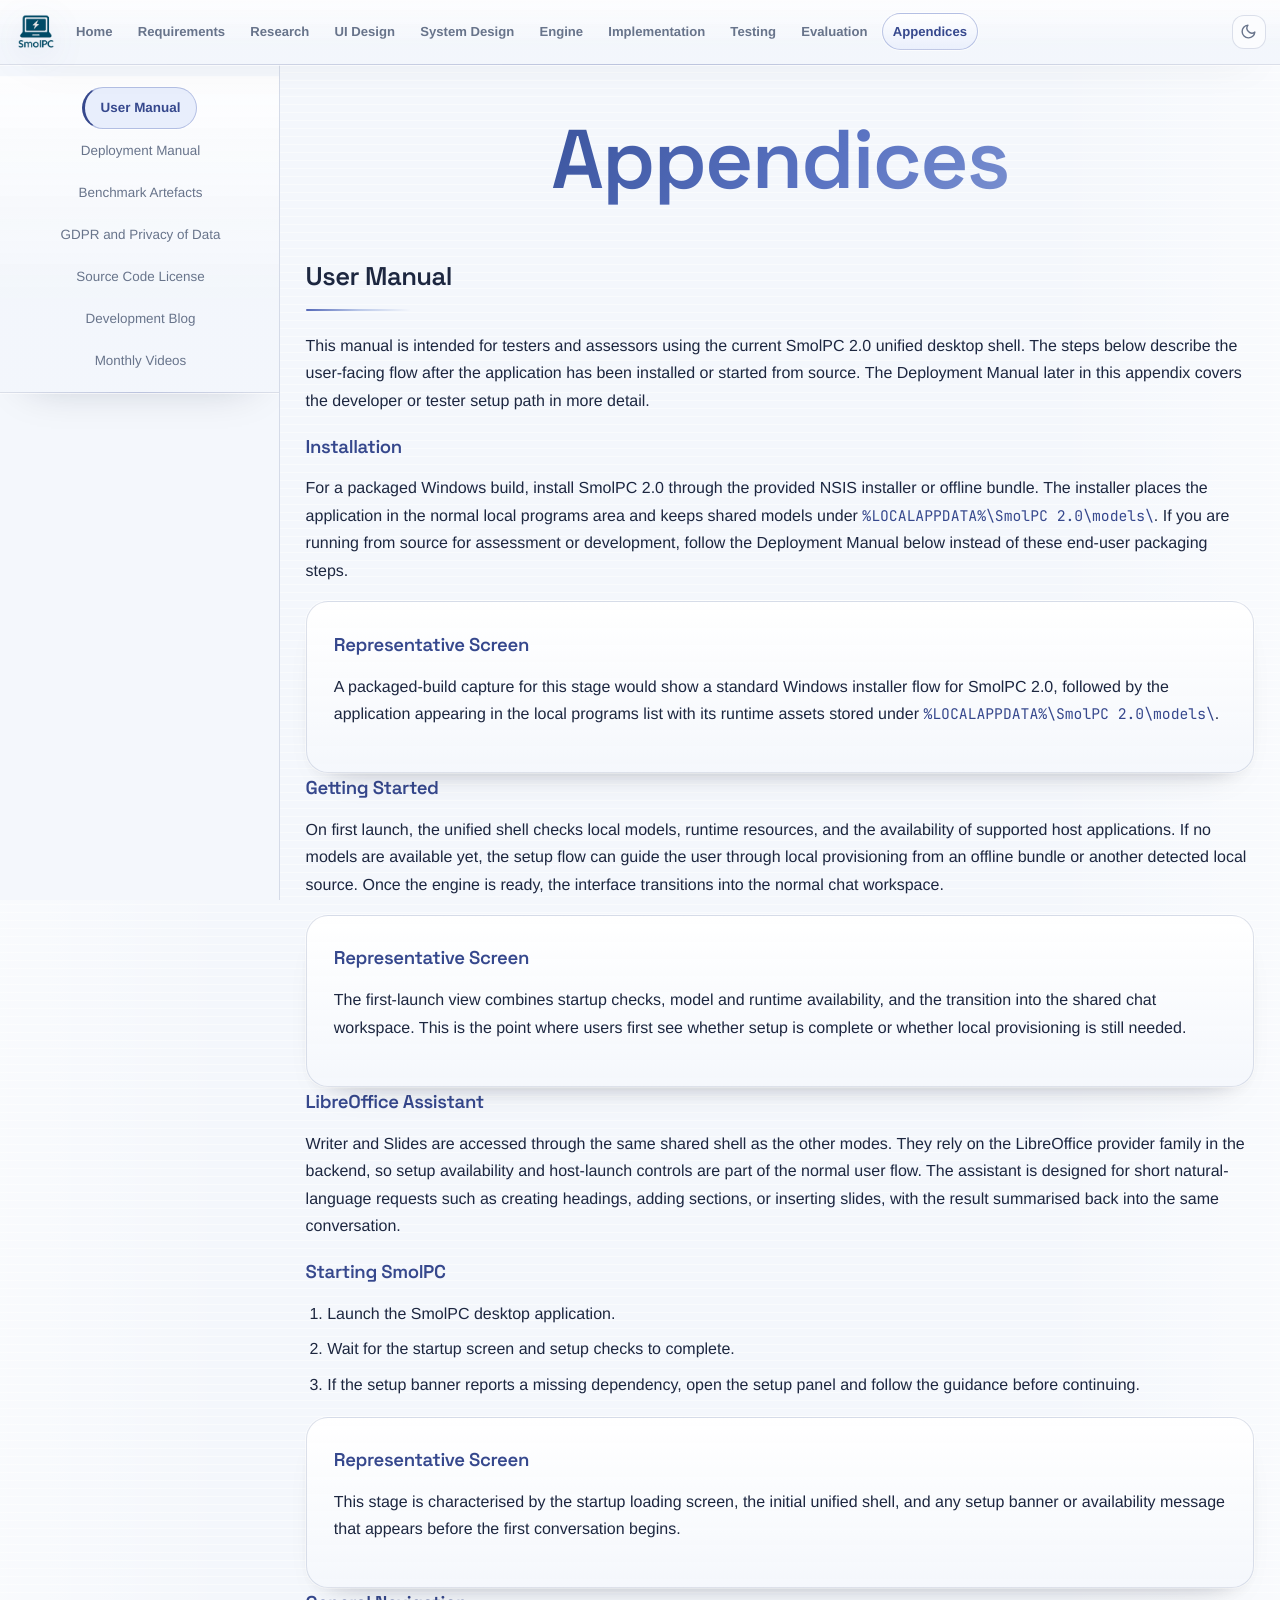
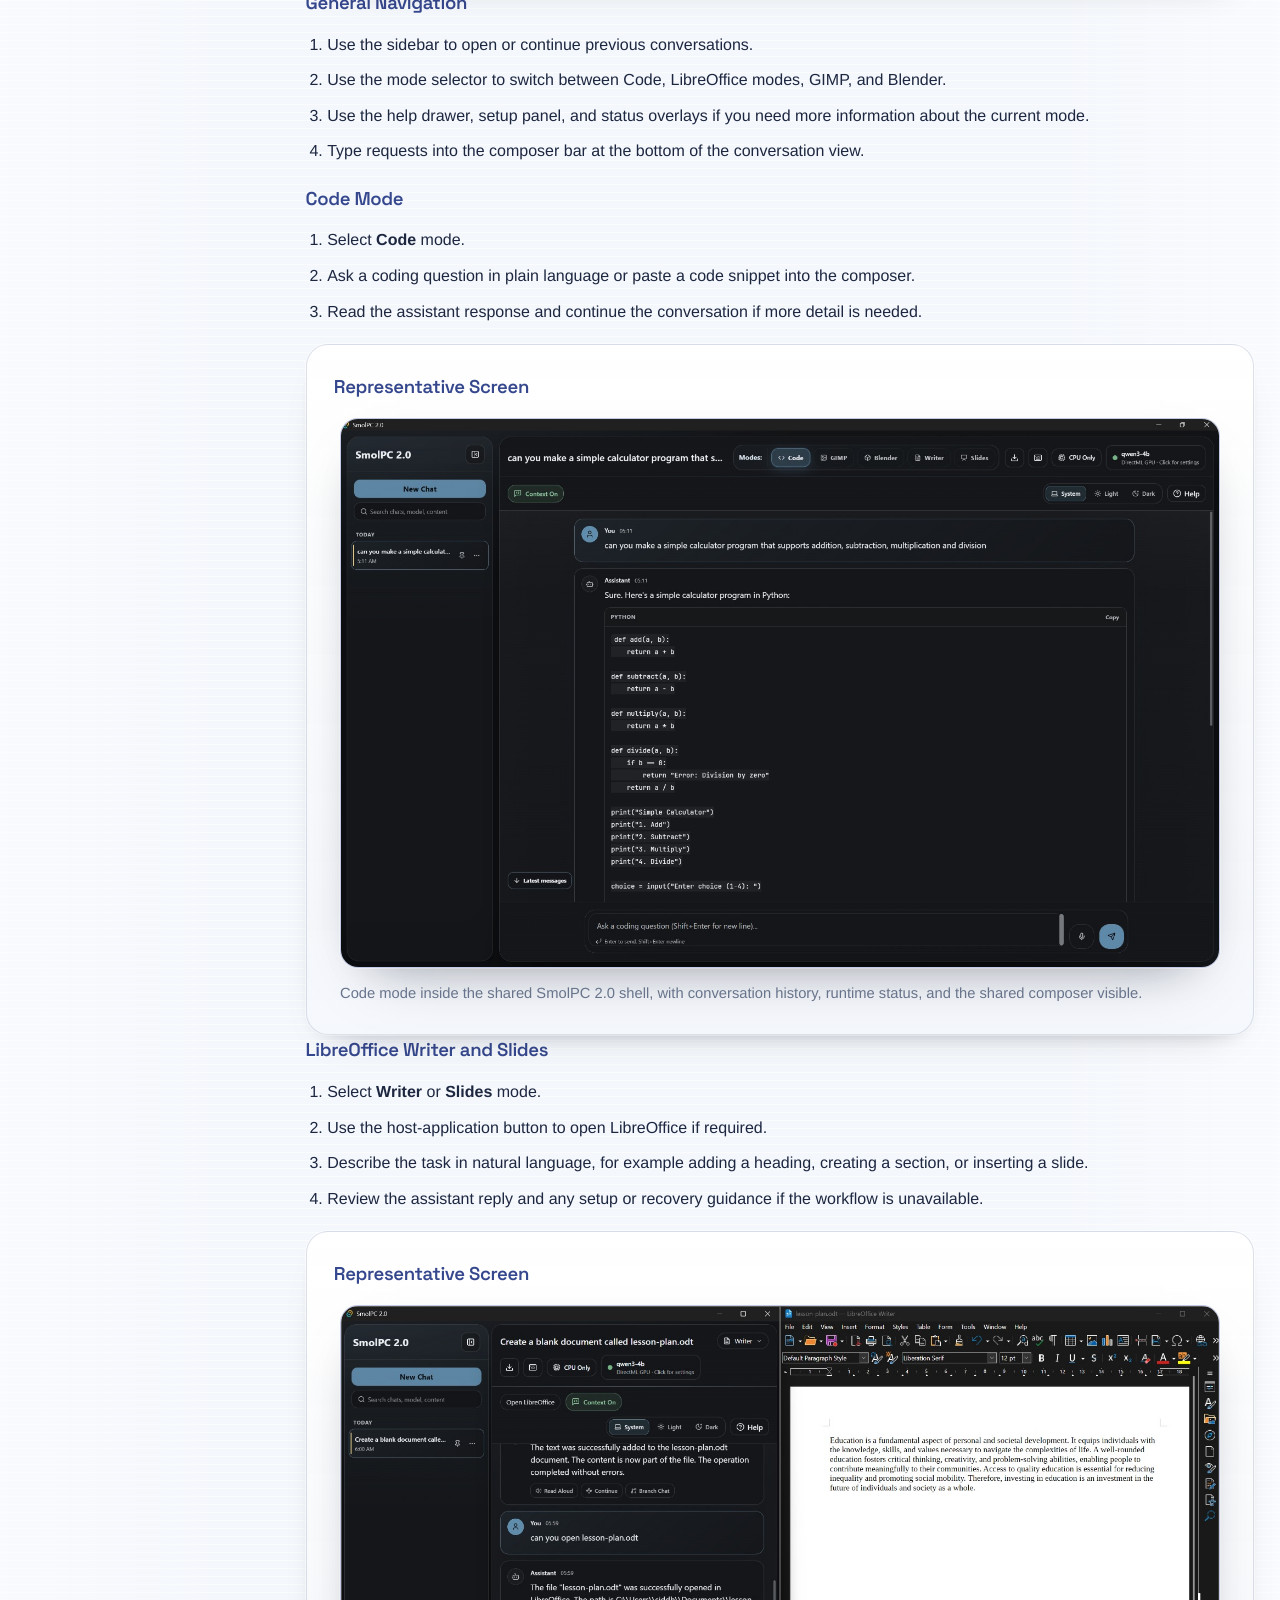
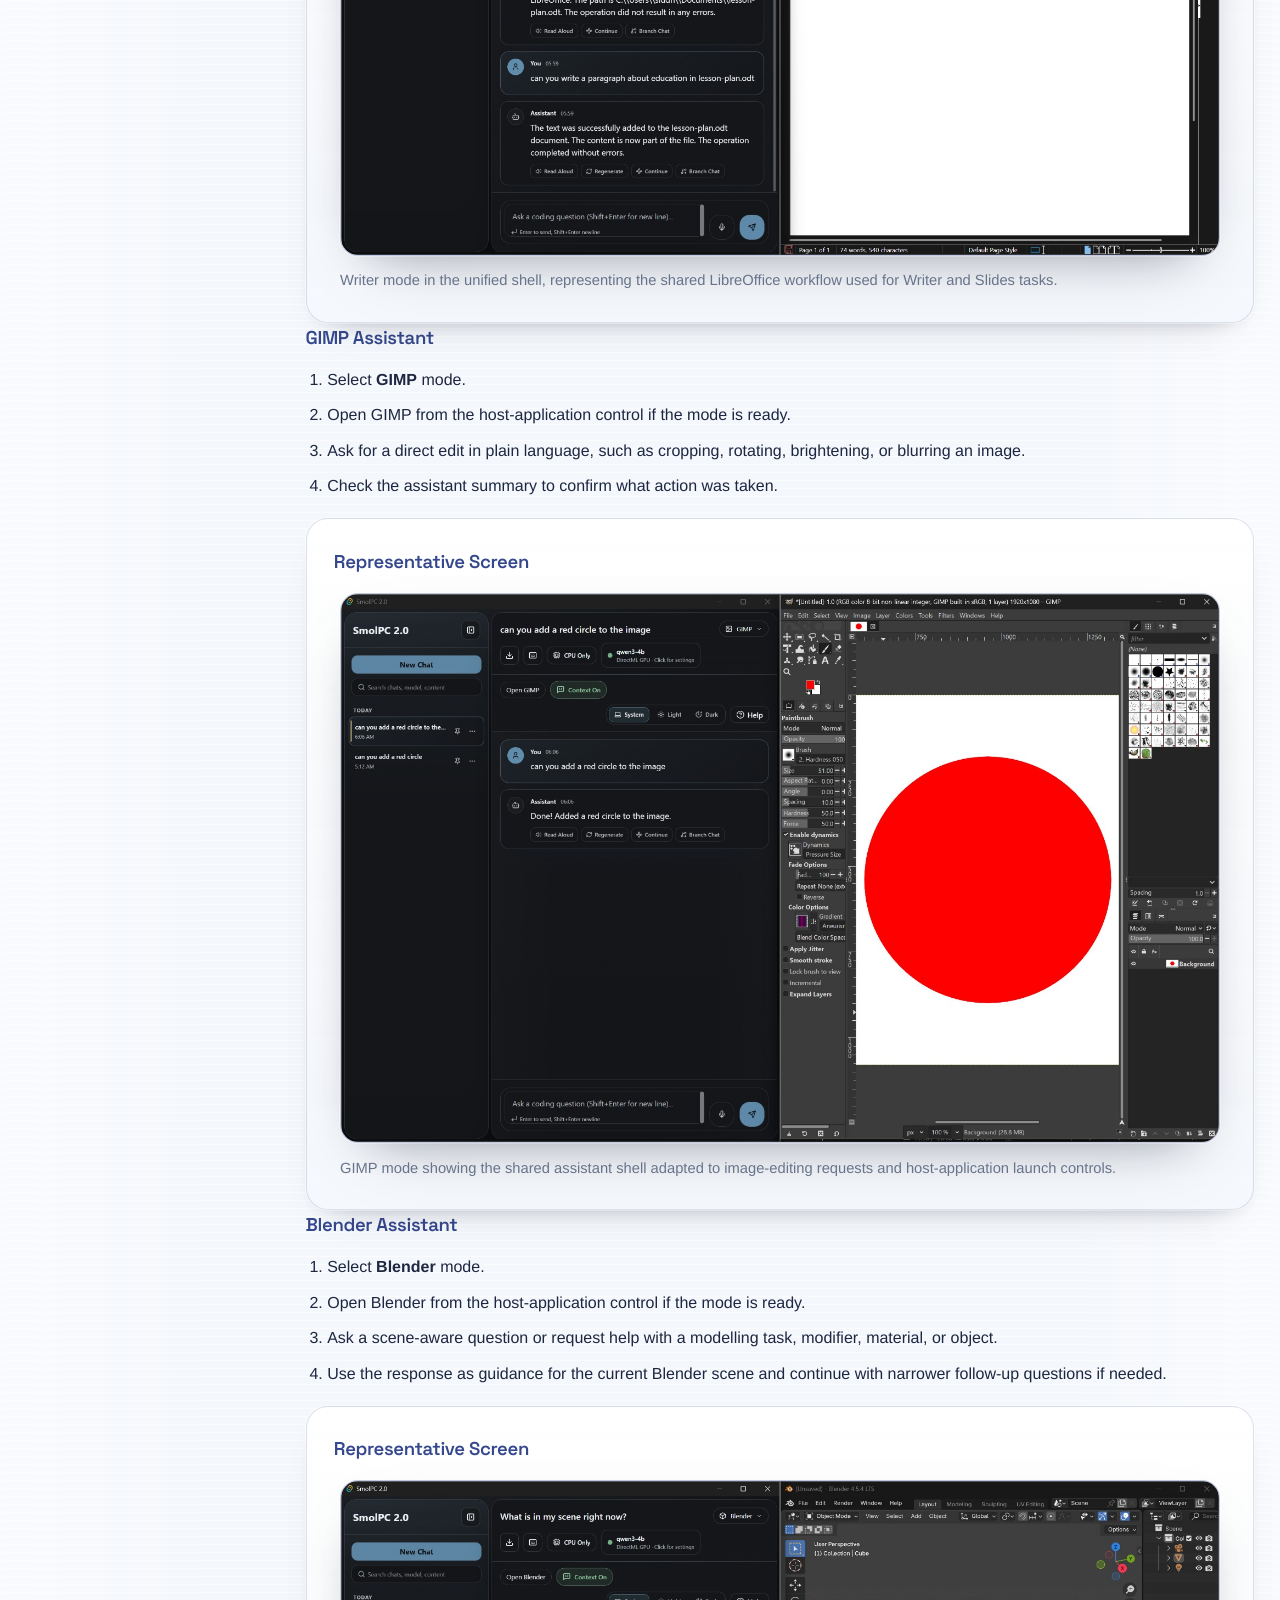
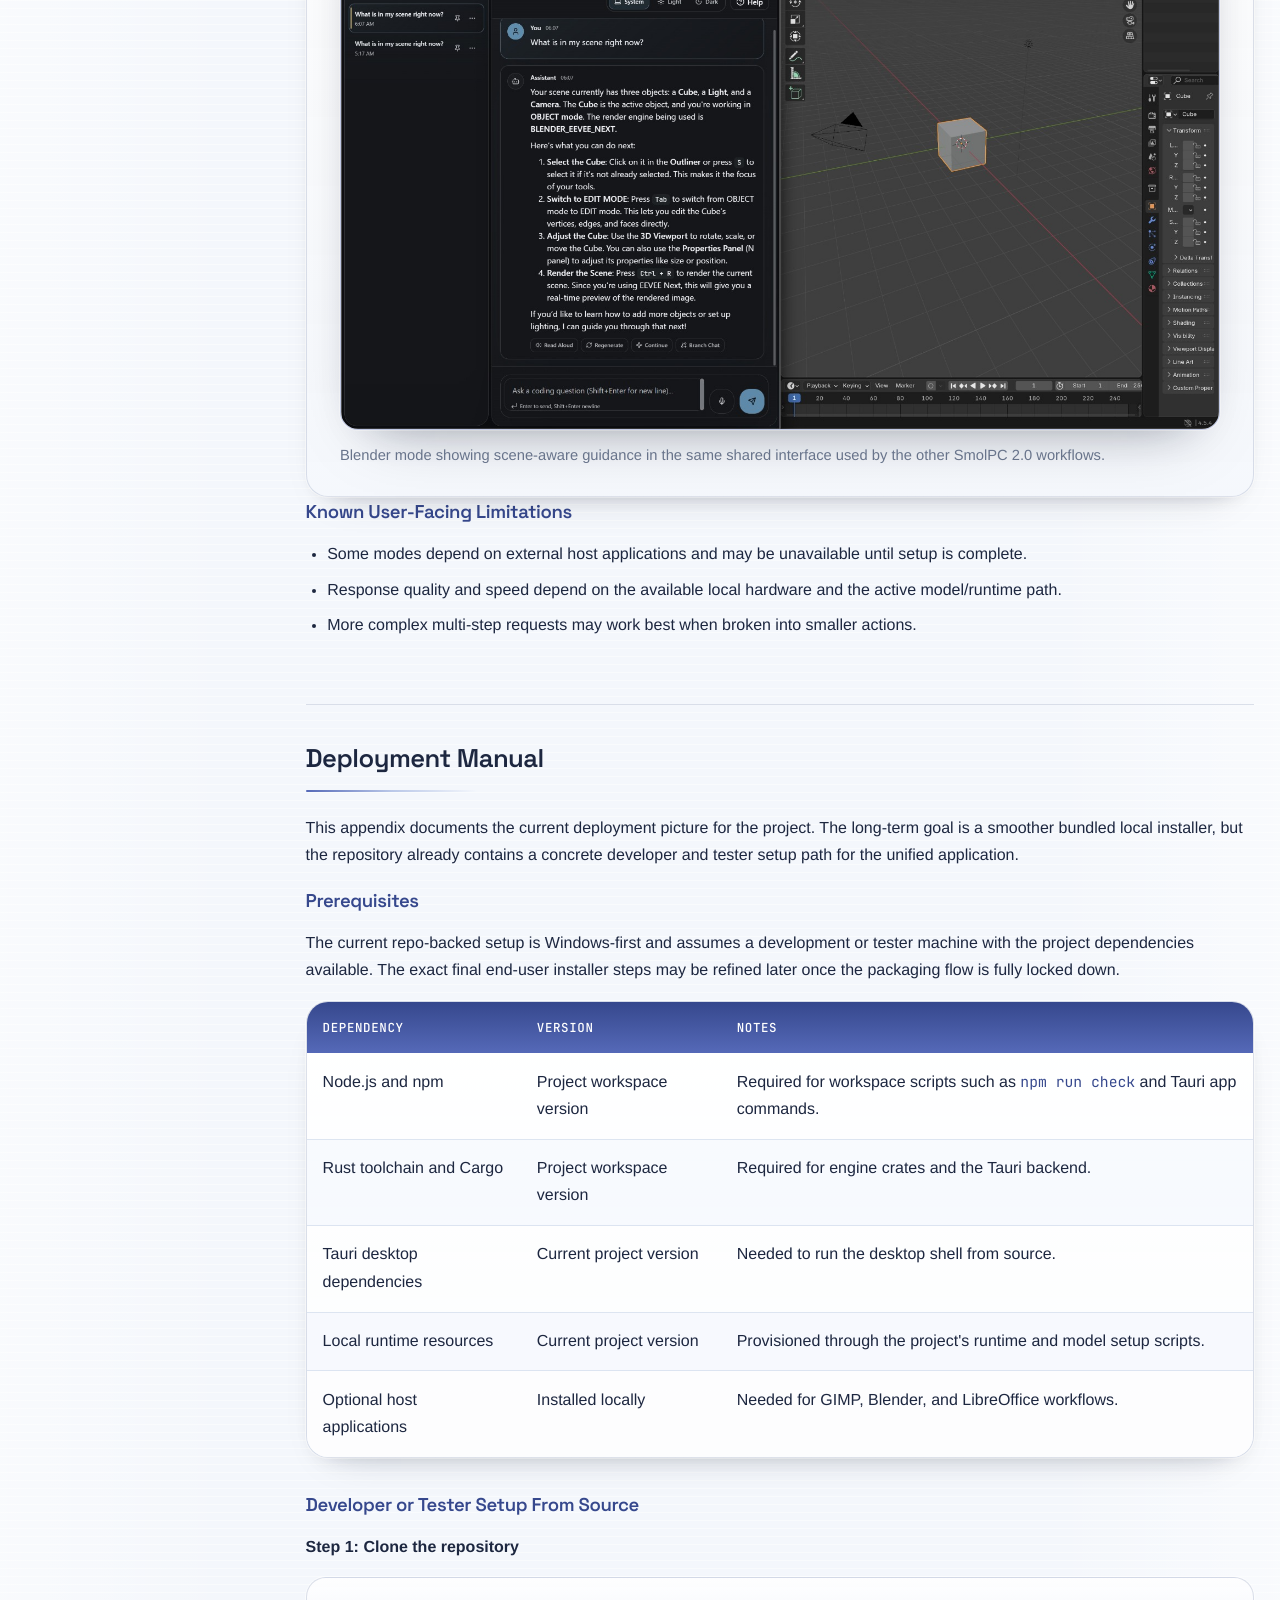
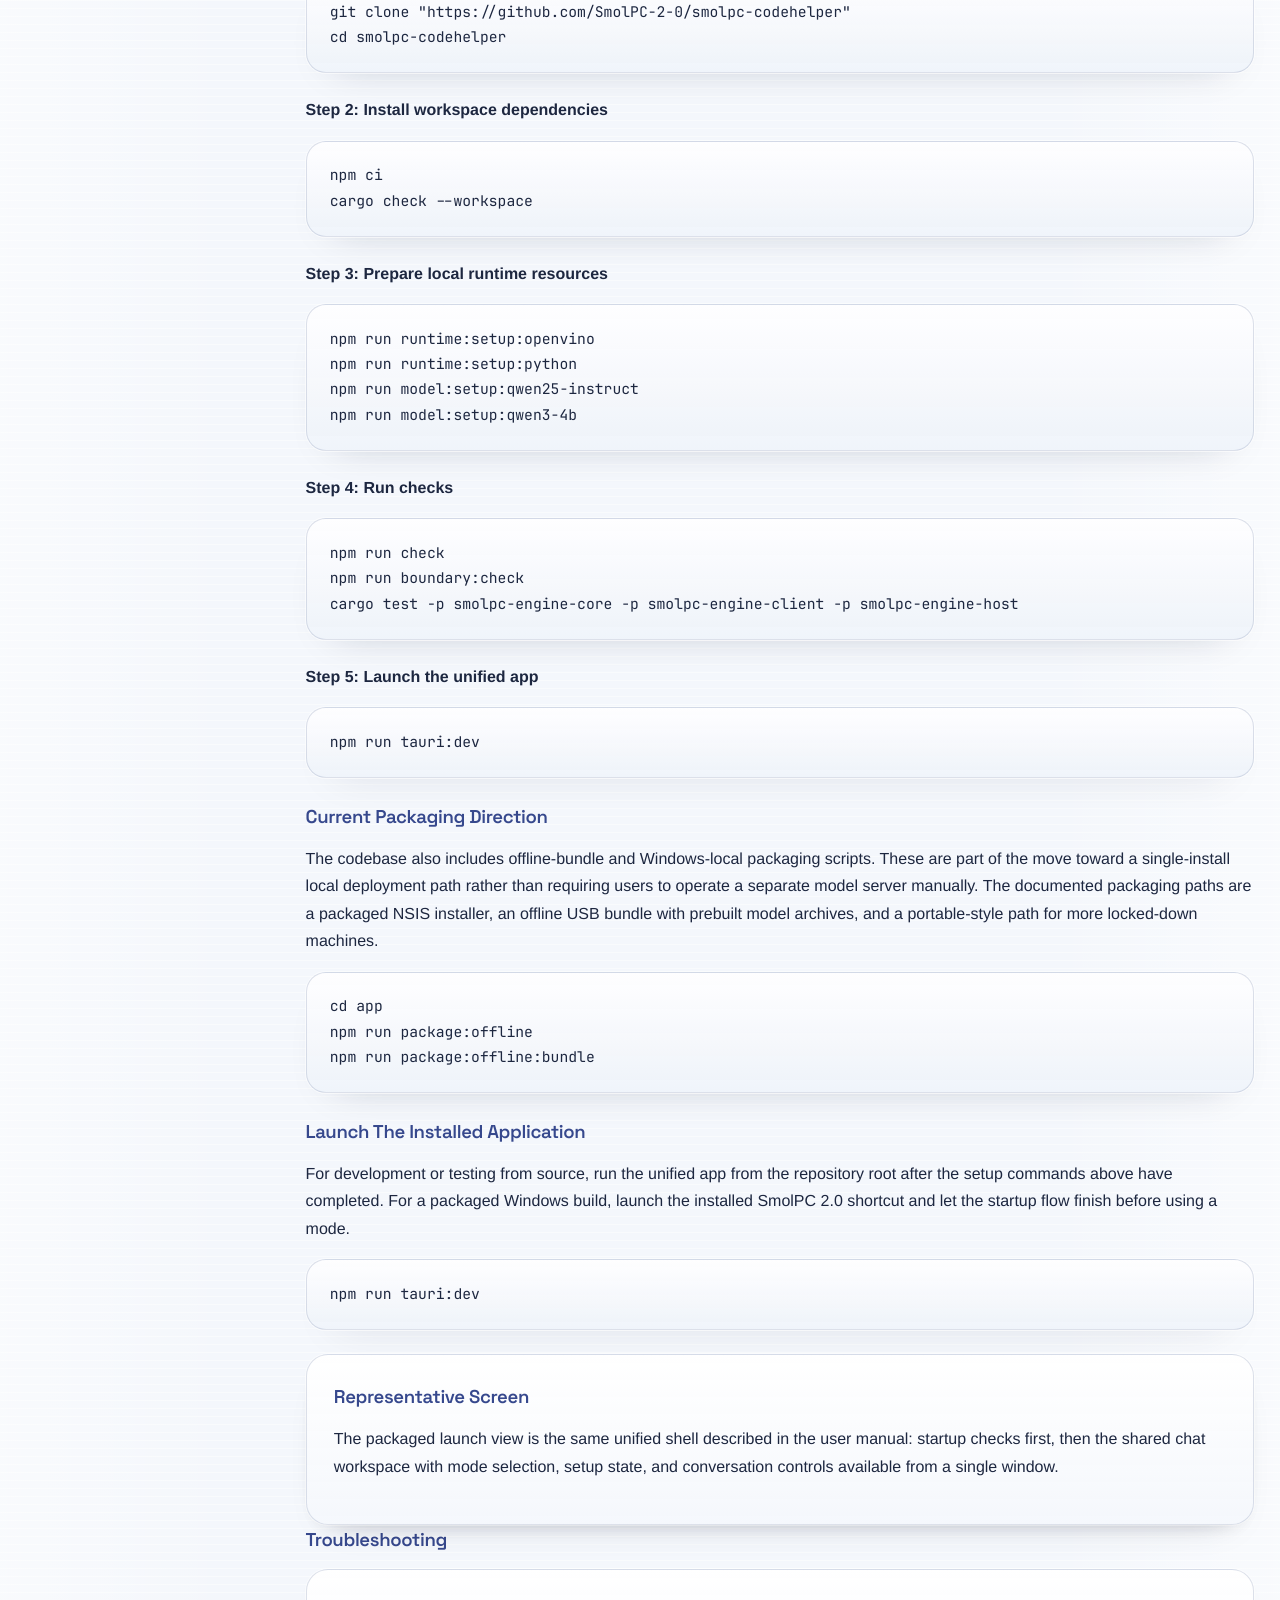
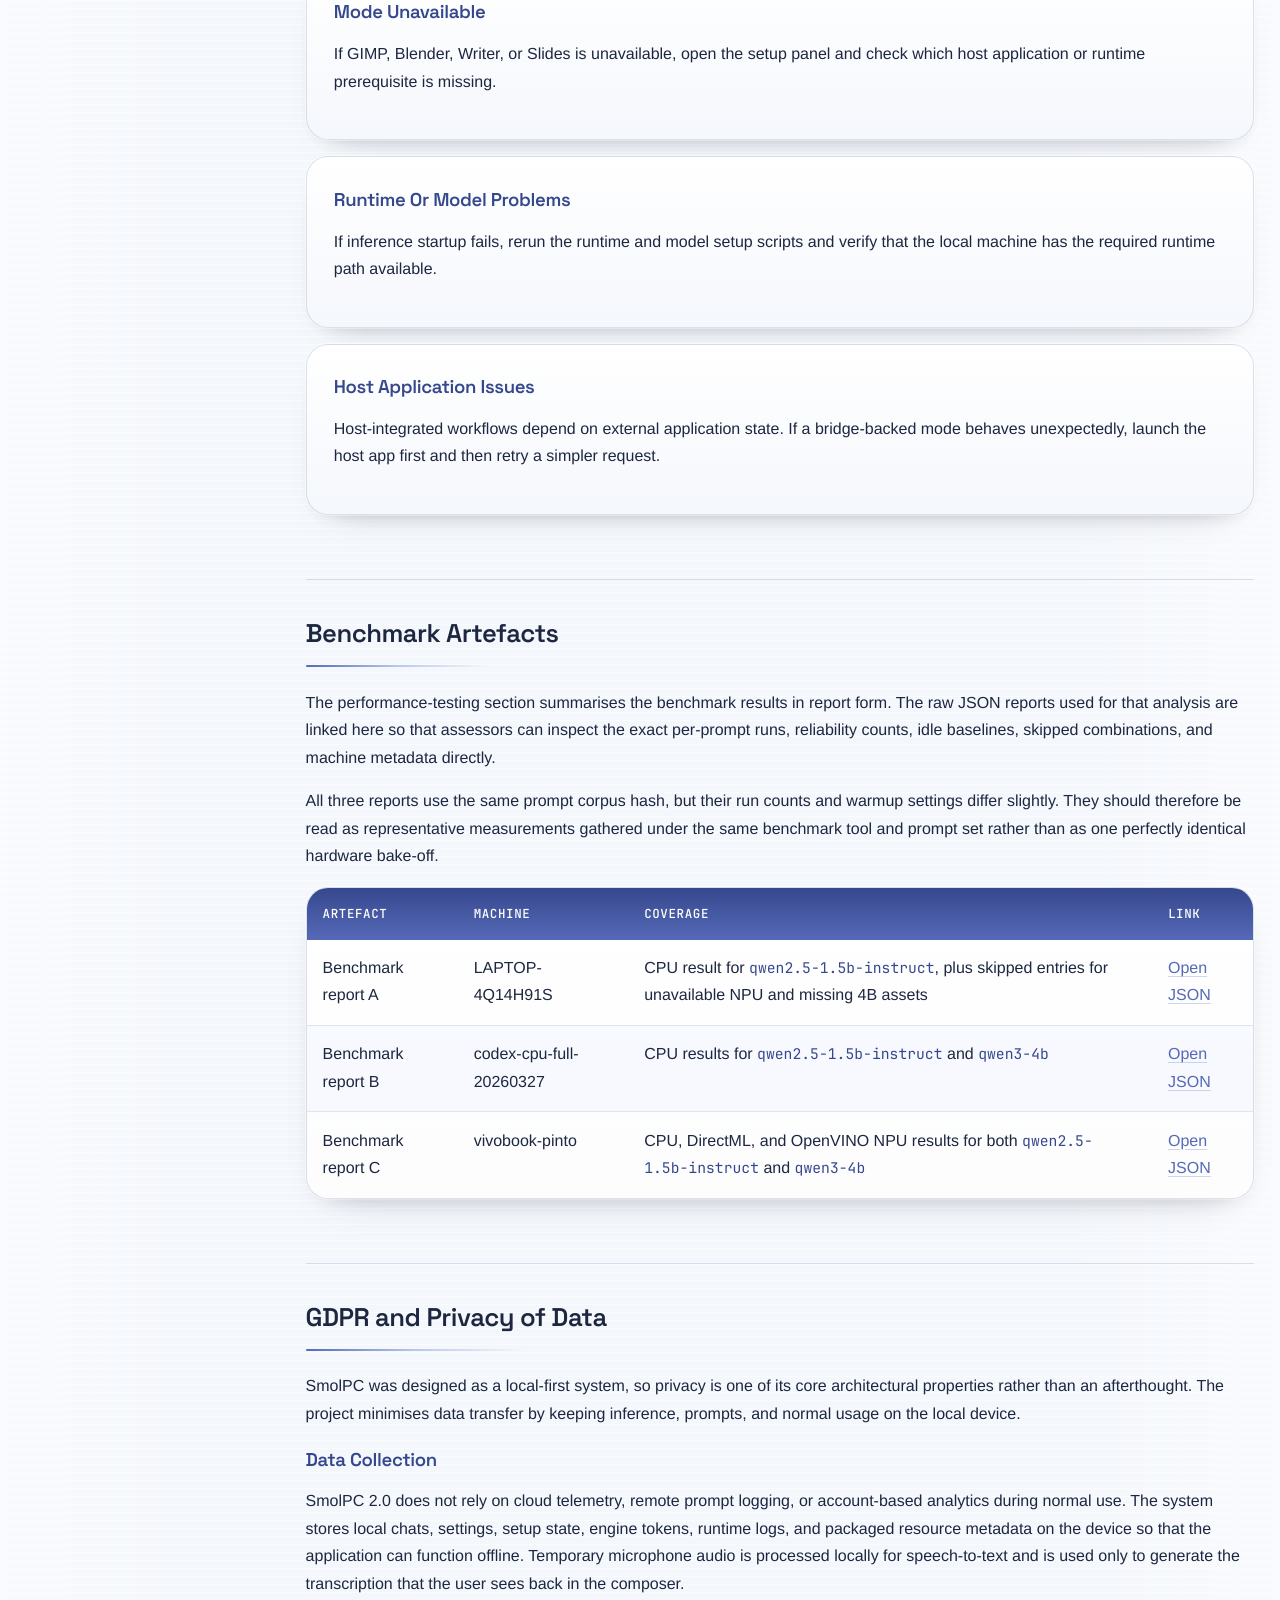
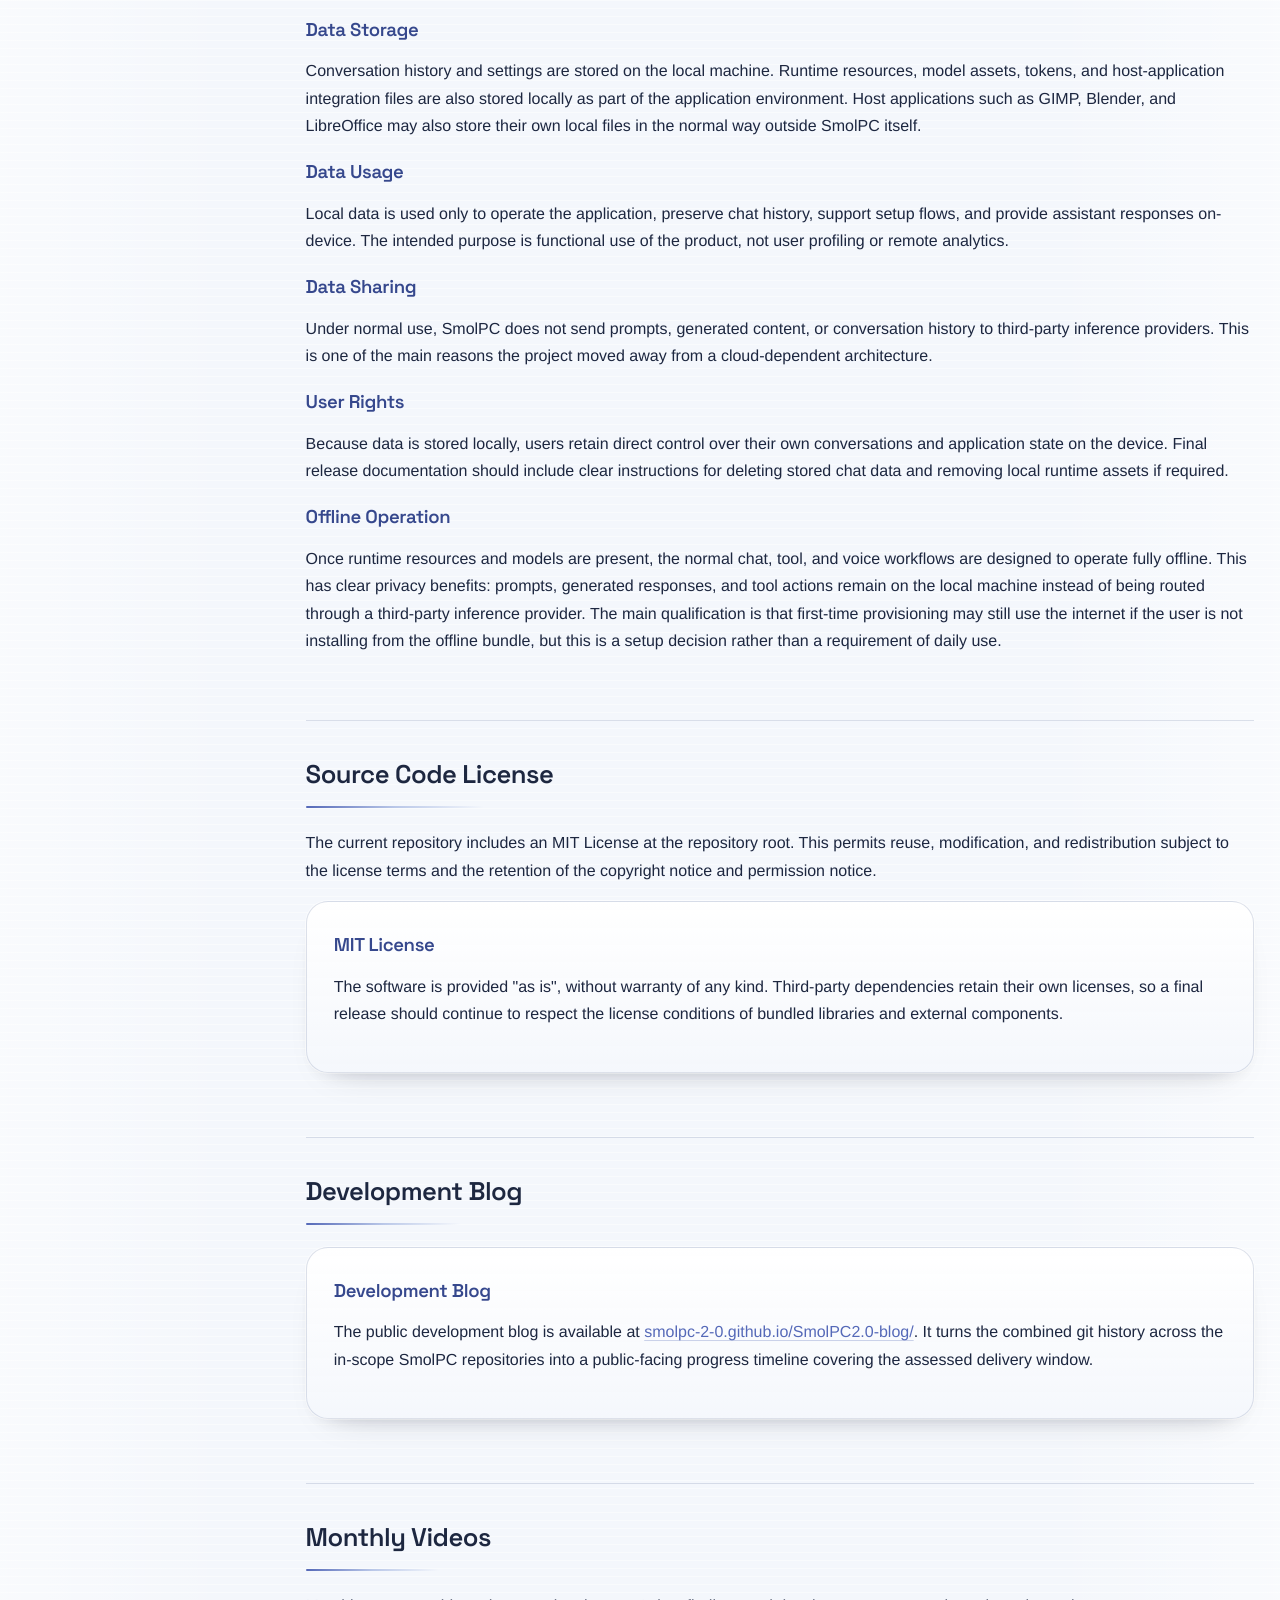
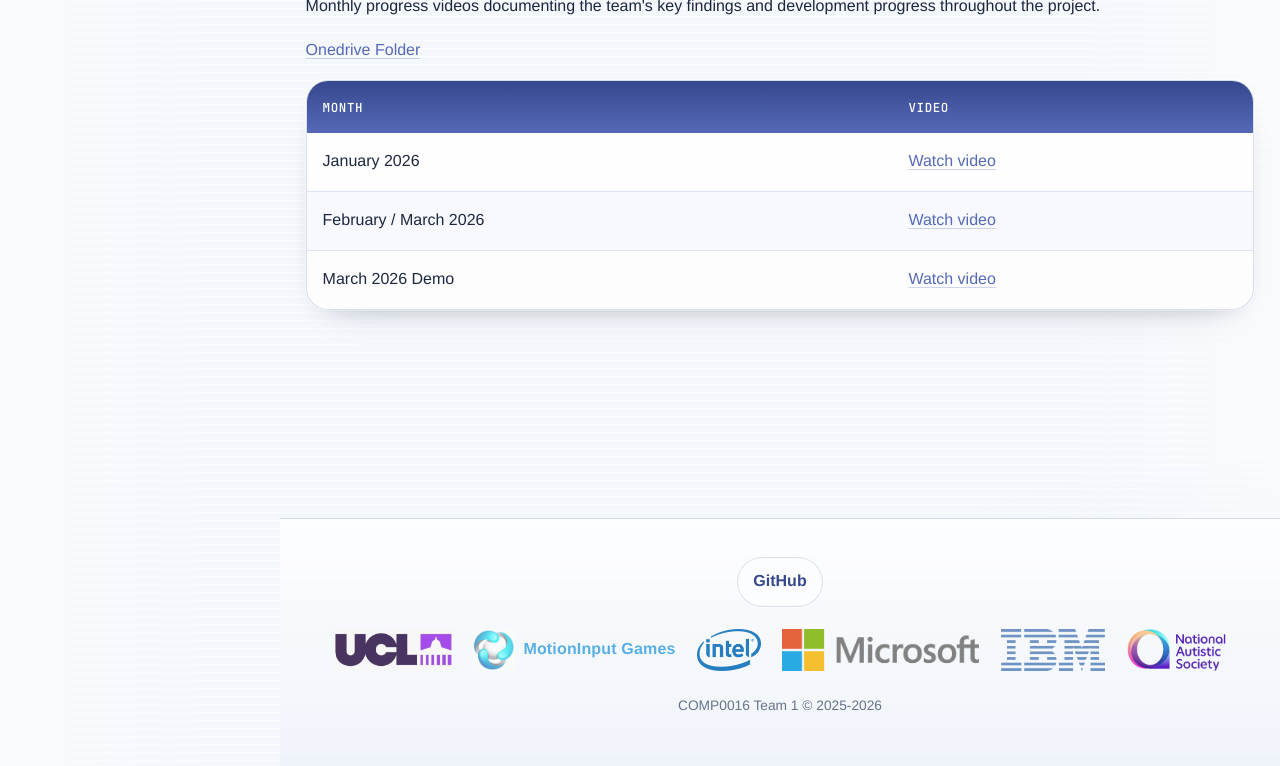
<file: appendices.html>
<!DOCTYPE html>
<html>
<head>
  <meta name="viewport" content="width=device-width, initial-scale=1">
  <title>Appendices</title>
  <link rel="stylesheet" href="css/style.css">
  <script>if(localStorage.getItem('theme')==='dark')document.documentElement.setAttribute('data-theme','dark')</script>
</head>
<body>
  <nav>
    <a href="index.html" class="nav-logo"> <img src="assets/images/smolpc.png" alt="SmolPC 2.0"> </a>
    <div class="nav-item"><a href="index.html">Home</a><div class="nav-dropdown"><a href="index.html#abstract">Abstract</a><a href="index.html#video">Video</a><a href="index.html#team">Team Members</a><a href="index.html#gantt">Project Timeline</a></div></div>
    <div class="nav-item"><a href="requirements.html">Requirements</a><div class="nav-dropdown"><a href="requirements.html#partner">Partner Introduction</a><a href="requirements.html#background">Background</a><a href="requirements.html#goals">Project Goals</a><a href="requirements.html#gathering">Requirements Gathering</a><a href="requirements.html#personas">Personas</a><a href="requirements.html#use-case-diagram">Use Case Diagram</a><a href="requirements.html#moscow">MoSCoW List</a></div></div>
    <div class="nav-item"><a href="research.html">Research</a><div class="nav-dropdown"><a href="research.html#requirements-discovery">Requirements Discovery</a><a href="research.html#related-projects">Related Projects</a><a href="research.html#technology-review">Technology Review</a><a href="research.html#summary">Summary</a><a href="research.html#consent-forms">Consent Forms</a></div></div>
    <div class="nav-item"><a href="ui.html">UI Design</a><div class="nav-dropdown"><a href="ui.html#design-principles">Design Principles</a><a href="ui.html#unified-shell">Shared Shell</a><a href="ui.html#shared-wireframe">Wireframe</a><a href="ui.html#mode-adaptations">Mode Adaptations</a><a href="ui.html#artefacts">Artefacts</a></div></div>
    <div class="nav-item"><a href="system.html">System Design</a><div class="nav-dropdown"><a href="system.html#architecture">Architecture</a><a href="system.html#sequence-diagrams">Sequence Diagrams</a><a href="system.html#data-storage">Data Storage</a><a href="system.html#design-patterns">Design Patterns</a><a href="system.html#packages-apis">Packages &amp; APIs</a></div></div>
    <div class="nav-item"><a href="engine.html">Engine</a><div class="nav-dropdown"><a href="engine.html#overview">Overview</a><a href="engine.html#crate-architecture">Crate Architecture</a><a href="engine.html#hardware-detection">Hardware &amp; Backend Selection</a><a href="engine.html#inference-backends">Inference Backends</a><a href="engine.html#lifecycle">Engine Lifecycle</a><a href="engine.html#api">API Surface</a><a href="engine.html#voice-audio">Voice &amp; Audio</a><a href="engine.html#challenges">Challenges &amp; Decisions</a></div></div>
    <div class="nav-item"><a href="implementation.html">Implementation</a><div class="nav-dropdown"><a href="implementation.html#overview">Overview</a><a href="implementation.html#shared-infrastructure">Shared Infrastructure</a><a href="implementation.html#unified-shell">Unified Shell</a><a href="implementation.html#codehelper">CodeHelper</a><a href="implementation.html#gimp">GIMP</a><a href="implementation.html#blender">Blender</a><a href="implementation.html#libreoffice">LibreOffice</a></div></div>
    <div class="nav-item"><a href="testing.html">Testing</a><div class="nav-dropdown"><a href="testing.html#strategy">Strategy</a><a href="testing.html#unit-testing">Unit Testing</a><a href="testing.html#integration-testing">Integration Testing</a><a href="testing.html#prompt-testing">Prompt Testing</a><a href="testing.html#compatibility-testing">Compatibility</a><a href="testing.html#performance-testing">Performance</a><a href="testing.html#uat">User Acceptance</a></div></div>
    <div class="nav-item"><a href="evaluation.html">Evaluation</a><div class="nav-dropdown"><a href="evaluation.html#achievements">Achievements</a><a href="evaluation.html#bugs">Known Bugs</a><a href="evaluation.html#critical-evaluation">Critical Evaluation</a><a href="evaluation.html#contributions">Contributions</a><a href="evaluation.html#future-work">Future Work</a></div></div>
    <div class="nav-item"><a href="appendices.html">Appendices</a><div class="nav-dropdown"><a href="appendices.html#user-manual">User Manual</a><a href="appendices.html#deployment-manual">Deployment Manual</a><a href="appendices.html#gdpr">GDPR</a><a href="appendices.html#license">License</a><a href="appendices.html#blog">Blog</a><a href="appendices.html#monthly-videos">Monthly Videos</a></div></div>
    <button class="theme-toggle" aria-label="Toggle dark mode" title="Toggle dark mode"><svg class="icon-sun" width="18" height="18" viewBox="0 0 24 24" fill="none" stroke="currentColor" stroke-width="2" stroke-linecap="round" stroke-linejoin="round"><circle cx="12" cy="12" r="5"/><line x1="12" y1="1" x2="12" y2="3"/><line x1="12" y1="21" x2="12" y2="23"/><line x1="4.22" y1="4.22" x2="5.64" y2="5.64"/><line x1="18.36" y1="18.36" x2="19.78" y2="19.78"/><line x1="1" y1="12" x2="3" y2="12"/><line x1="21" y1="12" x2="23" y2="12"/><line x1="4.22" y1="19.78" x2="5.64" y2="18.36"/><line x1="18.36" y1="5.64" x2="19.78" y2="4.22"/></svg><svg class="icon-moon" width="18" height="18" viewBox="0 0 24 24" fill="none" stroke="currentColor" stroke-width="2" stroke-linecap="round" stroke-linejoin="round"><path d="M21 12.79A9 9 0 1 1 11.21 3 7 7 0 0 0 21 12.79z"/></svg></button>
  </nav>

  <main>

    <h1>Appendices</h1>

    <section id="user-manual">
      <h2>User Manual</h2>
      <p>This manual is intended for testers and assessors using the current SmolPC 2.0 unified desktop shell. The steps below describe the user-facing flow after the application has been installed or started from source. The Deployment Manual later in this appendix covers the developer or tester setup path in more detail.</p>

      <h3>Installation</h3>
      <p>For a packaged Windows build, install SmolPC 2.0 through the provided NSIS installer or offline bundle. The installer places the application in the normal local programs area and keeps shared models under <code>%LOCALAPPDATA%\SmolPC 2.0\models\</code>. If you are running from source for assessment or development, follow the Deployment Manual below instead of these end-user packaging steps.</p>
      <div class="card">
        <h3>Representative Screen</h3>
        <p>A packaged-build capture for this stage would show a standard Windows installer flow for SmolPC 2.0, followed by the application appearing in the local programs list with its runtime assets stored under <code>%LOCALAPPDATA%\SmolPC 2.0\models\</code>.</p>
      </div>

      <h3>Getting Started</h3>
      <p>On first launch, the unified shell checks local models, runtime resources, and the availability of supported host applications. If no models are available yet, the setup flow can guide the user through local provisioning from an offline bundle or another detected local source. Once the engine is ready, the interface transitions into the normal chat workspace.</p>
      <div class="card">
        <h3>Representative Screen</h3>
        <p>The first-launch view combines startup checks, model and runtime availability, and the transition into the shared chat workspace. This is the point where users first see whether setup is complete or whether local provisioning is still needed.</p>
      </div>

      <h3>LibreOffice Assistant</h3>
      <p>Writer and Slides are accessed through the same shared shell as the other modes. They rely on the LibreOffice provider family in the backend, so setup availability and host-launch controls are part of the normal user flow. The assistant is designed for short natural-language requests such as creating headings, adding sections, or inserting slides, with the result summarised back into the same conversation.</p>

      <h3>Starting SmolPC</h3>
      <ol>
        <li>Launch the SmolPC desktop application.</li>
        <li>Wait for the startup screen and setup checks to complete.</li>
        <li>If the setup banner reports a missing dependency, open the setup panel and follow the guidance before continuing.</li>
      </ol>
      <div class="card">
        <h3>Representative Screen</h3>
        <p>This stage is characterised by the startup loading screen, the initial unified shell, and any setup banner or availability message that appears before the first conversation begins.</p>
      </div>

      <h3>General Navigation</h3>
      <ol>
        <li>Use the sidebar to open or continue previous conversations.</li>
        <li>Use the mode selector to switch between Code, LibreOffice modes, GIMP, and Blender.</li>
        <li>Use the help drawer, setup panel, and status overlays if you need more information about the current mode.</li>
        <li>Type requests into the composer bar at the bottom of the conversation view.</li>
      </ol>

      <h3>Code Mode</h3>
      <ol>
        <li>Select <strong>Code</strong> mode.</li>
        <li>Ask a coding question in plain language or paste a code snippet into the composer.</li>
        <li>Read the assistant response and continue the conversation if more detail is needed.</li>
      </ol>
      <div class="card">
        <h3>Representative Screen</h3>
        <img class="manual-screenshot" src="assets/images/code-mode-screenshot.jpeg" alt="Screenshot of SmolPC 2.0 in Code mode showing the shared shell, code conversation, runtime status, and composer bar.">
        <p class="comparison-caption">Code mode inside the shared SmolPC 2.0 shell, with conversation history, runtime status, and the shared composer visible.</p>
      </div>

      <h3>LibreOffice Writer and Slides</h3>
      <ol>
        <li>Select <strong>Writer</strong> or <strong>Slides</strong> mode.</li>
        <li>Use the host-application button to open LibreOffice if required.</li>
        <li>Describe the task in natural language, for example adding a heading, creating a section, or inserting a slide.</li>
        <li>Review the assistant reply and any setup or recovery guidance if the workflow is unavailable.</li>
      </ol>
      <div class="card">
        <h3>Representative Screen</h3>
        <img class="manual-screenshot" src="assets/images/writer-mode-screenshot.jpeg" alt="Screenshot of SmolPC 2.0 in Writer mode showing the LibreOffice workflow inside the shared assistant shell.">
        <p class="comparison-caption">Writer mode in the unified shell, representing the shared LibreOffice workflow used for Writer and Slides tasks.</p>
      </div>

      <h3>GIMP Assistant</h3>
      <ol>
        <li>Select <strong>GIMP</strong> mode.</li>
        <li>Open GIMP from the host-application control if the mode is ready.</li>
        <li>Ask for a direct edit in plain language, such as cropping, rotating, brightening, or blurring an image.</li>
        <li>Check the assistant summary to confirm what action was taken.</li>
      </ol>
      <div class="card">
        <h3>Representative Screen</h3>
        <img class="manual-screenshot" src="assets/images/gimp-mode-screenshot.jpeg" alt="Screenshot of SmolPC 2.0 in GIMP mode showing an image-editing conversation and host-application controls.">
        <p class="comparison-caption">GIMP mode showing the shared assistant shell adapted to image-editing requests and host-application launch controls.</p>
      </div>

      <h3>Blender Assistant</h3>
      <ol>
        <li>Select <strong>Blender</strong> mode.</li>
        <li>Open Blender from the host-application control if the mode is ready.</li>
        <li>Ask a scene-aware question or request help with a modelling task, modifier, material, or object.</li>
        <li>Use the response as guidance for the current Blender scene and continue with narrower follow-up questions if needed.</li>
      </ol>
      <div class="card">
        <h3>Representative Screen</h3>
        <img class="manual-screenshot" src="assets/images/blender-mode-screenshot.jpeg" alt="Screenshot of SmolPC 2.0 in Blender mode showing scene-aware guidance inside the shared shell.">
        <p class="comparison-caption">Blender mode showing scene-aware guidance in the same shared interface used by the other SmolPC 2.0 workflows.</p>
      </div>

      <h3>Known User-Facing Limitations</h3>
      <ul>
        <li>Some modes depend on external host applications and may be unavailable until setup is complete.</li>
        <li>Response quality and speed depend on the available local hardware and the active model/runtime path.</li>
        <li>More complex multi-step requests may work best when broken into smaller actions.</li>
      </ul>

    </section>

    <section id="deployment-manual">
      <h2>Deployment Manual</h2>
      <p>
        This appendix documents the current deployment picture for the project. The long-term goal is a
        smoother bundled local installer, but the repository already contains a concrete developer and
        tester setup path for the unified application.
      </p>

      <h3>Prerequisites</h3>
      <p>
        The current repo-backed setup is Windows-first and assumes a development or tester machine with
        the project dependencies available. The exact final end-user installer steps may be refined later
        once the packaging flow is fully locked down.
      </p>
      <table>
        <thead>
          <tr>
            <th>Dependency</th>
            <th>Version</th>
            <th>Notes</th>
          </tr>
        </thead>
        <tbody>
          <tr>
            <td>Node.js and npm</td>
            <td>Project workspace version</td>
            <td>Required for workspace scripts such as <code>npm run check</code> and Tauri app commands.</td>
          </tr>
          <tr>
            <td>Rust toolchain and Cargo</td>
            <td>Project workspace version</td>
            <td>Required for engine crates and the Tauri backend.</td>
          </tr>
          <tr>
            <td>Tauri desktop dependencies</td>
            <td>Current project version</td>
            <td>Needed to run the desktop shell from source.</td>
          </tr>
          <tr>
            <td>Local runtime resources</td>
            <td>Current project version</td>
            <td>Provisioned through the project&apos;s runtime and model setup scripts.</td>
          </tr>
          <tr>
            <td>Optional host applications</td>
            <td>Installed locally</td>
            <td>Needed for GIMP, Blender, and LibreOffice workflows.</td>
          </tr>
        </tbody>
      </table>

      <h3>Developer or Tester Setup From Source</h3>

      <h4>Step 1: Clone the repository</h4>
      <pre><code>git clone "https://github.com/SmolPC-2-0/smolpc-codehelper"
cd smolpc-codehelper</code></pre>

      <h4>Step 2: Install workspace dependencies</h4>
      <pre><code>npm ci
cargo check --workspace</code></pre>

      <h4>Step 3: Prepare local runtime resources</h4>
      <pre><code>npm run runtime:setup:openvino
npm run runtime:setup:python
npm run model:setup:qwen25-instruct
npm run model:setup:qwen3-4b</code></pre>

      <h4>Step 4: Run checks</h4>
      <pre><code>npm run check
npm run boundary:check
cargo test -p smolpc-engine-core -p smolpc-engine-client -p smolpc-engine-host</code></pre>

      <h4>Step 5: Launch the unified app</h4>
      <pre><code>npm run tauri:dev</code></pre>

      <h3>Current Packaging Direction</h3>
      <p>
        The codebase also includes offline-bundle and Windows-local packaging scripts. These are part of
        the move toward a single-install local deployment path rather than requiring users to operate a
        separate model server manually. The documented packaging paths are a packaged NSIS installer, an
        offline USB bundle with prebuilt model archives, and a portable-style path for more locked-down
        machines.
      </p>
      <pre><code>cd app
npm run package:offline
npm run package:offline:bundle</code></pre>

      <h3>Launch The Installed Application</h3>
      <p>For development or testing from source, run the unified app from the repository root after the setup commands above have completed. For a packaged Windows build, launch the installed SmolPC 2.0 shortcut and let the startup flow finish before using a mode.</p>
      <pre><code>npm run tauri:dev</code></pre>
      <div class="card">
        <h3>Representative Screen</h3>
        <p>The packaged launch view is the same unified shell described in the user manual: startup checks first, then the shared chat workspace with mode selection, setup state, and conversation controls available from a single window.</p>
      </div>

      <h3>Troubleshooting</h3>
      <div class="card">
        <h3>Mode Unavailable</h3>
        <p>
          If GIMP, Blender, Writer, or Slides is unavailable, open the setup panel and check which host
          application or runtime prerequisite is missing.
        </p>
      </div>
      <div class="card">
        <h3>Runtime Or Model Problems</h3>
        <p>
          If inference startup fails, rerun the runtime and model setup scripts and verify that the local
          machine has the required runtime path available.
        </p>
      </div>
      <div class="card">
        <h3>Host Application Issues</h3>
        <p>
          Host-integrated workflows depend on external application state. If a bridge-backed mode behaves
          unexpectedly, launch the host app first and then retry a simpler request.
        </p>
      </div>

    </section>

    <section id="benchmark-artefacts">
      <h2>Benchmark Artefacts</h2>
      <p>
        The performance-testing section summarises the benchmark results in report form. The raw JSON
        reports used for that analysis are linked here so that assessors can inspect the exact per-prompt
        runs, reliability counts, idle baselines, skipped combinations, and machine metadata directly.
      </p>
      <p>
        All three reports use the same prompt corpus hash, but their run counts and warmup settings differ
        slightly. They should therefore be read as representative measurements gathered under the same
        benchmark tool and prompt set rather than as one perfectly identical hardware bake-off.
      </p>

      <table>
        <thead>
          <tr>
            <th>Artefact</th>
            <th>Machine</th>
            <th>Coverage</th>
            <th>Link</th>
          </tr>
        </thead>
        <tbody>
          <tr>
            <td>Benchmark report A</td>
            <td>LAPTOP-4Q14H91S</td>
            <td>CPU result for <code>qwen2.5-1.5b-instruct</code>, plus skipped entries for unavailable NPU and missing 4B assets</td>
            <td><a href="assets/benchmarks/benchmark-LAPTOP-4Q14H91S-2026-03-27.json" target="_blank" rel="noopener noreferrer">Open JSON</a></td>
          </tr>
          <tr>
            <td>Benchmark report B</td>
            <td>codex-cpu-full-20260327</td>
            <td>CPU results for <code>qwen2.5-1.5b-instruct</code> and <code>qwen3-4b</code></td>
            <td><a href="assets/benchmarks/benchmark-codex-cpu-full-20260327-2026-03-27.json" target="_blank" rel="noopener noreferrer">Open JSON</a></td>
          </tr>
          <tr>
            <td>Benchmark report C</td>
            <td>vivobook-pinto</td>
            <td>CPU, DirectML, and OpenVINO NPU results for both <code>qwen2.5-1.5b-instruct</code> and <code>qwen3-4b</code></td>
            <td><a href="assets/benchmarks/benchmark-vivobook-pinto-2026-03-27.json" target="_blank" rel="noopener noreferrer">Open JSON</a></td>
          </tr>
        </tbody>
      </table>
    </section>

    <section id="gdpr">
      <h2>GDPR and Privacy of Data</h2>
      <p>
        SmolPC was designed as a local-first system, so privacy is one of its core architectural
        properties rather than an afterthought. The project minimises data transfer by keeping inference,
        prompts, and normal usage on the local device.
      </p>

      <h3>Data Collection</h3>
      <p>SmolPC 2.0 does not rely on cloud telemetry, remote prompt logging, or account-based analytics during normal use. The system stores local chats, settings, setup state, engine tokens, runtime logs, and packaged resource metadata on the device so that the application can function offline. Temporary microphone audio is processed locally for speech-to-text and is used only to generate the transcription that the user sees back in the composer.</p>

      <h3>Data Storage</h3>
      <p>
        Conversation history and settings are stored on the local machine. Runtime resources, model
        assets, tokens, and host-application integration files are also stored locally as part of the
        application environment. Host applications such as GIMP, Blender, and LibreOffice may also store
        their own local files in the normal way outside SmolPC itself.
      </p>

      <h3>Data Usage</h3>
      <p>
        Local data is used only to operate the application, preserve chat history, support setup flows,
        and provide assistant responses on-device. The intended purpose is functional use of the product,
        not user profiling or remote analytics.
      </p>

      <h3>Data Sharing</h3>
      <p>
        Under normal use, SmolPC does not send prompts, generated content, or conversation history to
        third-party inference providers. This is one of the main reasons the project moved away from a
        cloud-dependent architecture.
      </p>

      <h3>User Rights</h3>
      <p>
        Because data is stored locally, users retain direct control over their own conversations and
        application state on the device. Final release documentation should include clear instructions for
        deleting stored chat data and removing local runtime assets if required.
      </p>

      <h3>Offline Operation</h3>
      <p>Once runtime resources and models are present, the normal chat, tool, and voice workflows are designed to operate fully offline. This has clear privacy benefits: prompts, generated responses, and tool actions remain on the local machine instead of being routed through a third-party inference provider. The main qualification is that first-time provisioning may still use the internet if the user is not installing from the offline bundle, but this is a setup decision rather than a requirement of daily use.</p>

    </section>

    <section id="license">
      <h2>Source Code License</h2>
      <p>
        The current repository includes an MIT License at the repository root. This permits reuse,
        modification, and redistribution subject to the license terms and the retention of the copyright
        notice and permission notice.
      </p>
      <div class="card">
        <h3>MIT License</h3>
        <p>
          The software is provided &quot;as is&quot;, without warranty of any kind. Third-party dependencies
          retain their own licenses, so a final release should continue to respect the license conditions
          of bundled libraries and external components.
        </p>
      </div>
    </section>

    <section id="blog">
      <h2>Development Blog</h2>
      <div class="card">
        <h3>Development Blog</h3>
        <p>The public development blog is available at <a href="https://smolpc-2-0.github.io/SmolPC2.0-blog/" target="_blank" rel="noopener noreferrer">smolpc-2-0.github.io/SmolPC2.0-blog/</a>. It turns the combined git history across the in-scope SmolPC repositories into a public-facing progress timeline covering the assessed delivery window.</p>
      </div>
    </section>

    <section id="monthly-videos">
      <h2>Monthly Videos</h2>
      <p>Monthly progress videos documenting the team's key findings and development progress throughout the project.</p>
      <p><a href="https://liveuclac-my.sharepoint.com/:f:/g/personal/zcabmdt_ucl_ac_uk/IgAmjxL6fXiyQ64L63l-72kxAbzvqvqoKfjtUhpqSXFg32E?e=2wbyRG" target="_blank" rel="videos"> Onedrive Folder </a></p>


      <table>
        <thead>
          <tr>
            <th>Month</th>
            <!-- <th>Link to Google Drive</th> -->
            <th>Video</th>
          </tr>
        </thead>
        <tbody>
          <!-- <tr>
            <td>November 2025</td>
            <td>Monthly progress video</td>
            <td>To be added</td>
          </tr>
          <tr>
            <td>December 2025</td>
            <td>Monthly progress video</td>
            <td>To be added</td>
          </tr> -->
          <tr>
            <td>January 2026</td>
            <!-- <td><a href="https://drive.google.com/file/d/1DNR1KZbhIhqQ_pXQfP_H0uFl3RcvBO0Y/view?usp=sharing" target="_blank" rel="noopener noreferrer">Google Drive</a></td> -->
            <td><a href="assets/videos/january-update.mp4">Watch video</a></td>
          </tr>
          <tr>
            <td>February / March 2026</td>
            <!-- <td><a href="https://drive.google.com/file/d/1ihS3NHNszOVjDfePvT6O-OWpgRi17Zbd/view?usp=sharing" target="_blank" rel="noopener noreferrer">Google Drive</a></td> -->
            <td><a href="assets/videos/feb-march-update.mp4">Watch video</a></td>
          </tr>
          <tr>
            <td>March 2026 Demo</td>
            <td><a href="assets/videos/march-demo.mp4">Watch video</a></td>
          </tr>
        </tbody>
      </table>

    </section>

  </main>

  

  <footer>
    <div class="footer-links">
    <a href="https://github.com/SmolPC-2-0/smolpc-codehelper" target="_blank" rel="noopener noreferrer">GitHub</a>
  </div>

  <div class="footer-logos">
    <a href="https://www.ucl.ac.uk/" target="_blank" rel="noopener noreferrer">
      <img src="assets/images/ucl.png" alt="University College London">
    </a>
    <a href="https://www.motioninputgames.com/" target="_blank" rel="noopener noreferrer">
      <img src="assets/images/motioninput-games.jpg" alt="MotionInput Games">
      <span class="footer-logo-wordmark">MotionInput Games</span>
    </a>
    <a href="https://www.intel.com/content/www/us/en/homepage.html" target="_blank" rel="noopener noreferrer">
      <img src="assets/images/intel.png" alt="Intel">
    </a>
    <a href="https://www.microsoft.com/en-gb" target="_blank" rel="noopener noreferrer">
      <img src="assets/images/microsoft.png" alt="Microsoft">
    </a>
    <a href="https://www.ibm.com/uk-en" target="_blank" rel="noopener noreferrer">
      <img src="assets/images/IBM.png" alt="IBM">
    </a>
    <a href="https://www.autism.org.uk/" target="_blank" rel="noopener noreferrer">
      <img src="assets/images/nas.png" alt="National Autistic Society">
    </a>
  </div>
    <p>COMP0016 Team 1 &copy; 2025-2026</p>
  </footer>

  <script src="js/main.js"></script>
</body>
</html>
</file>
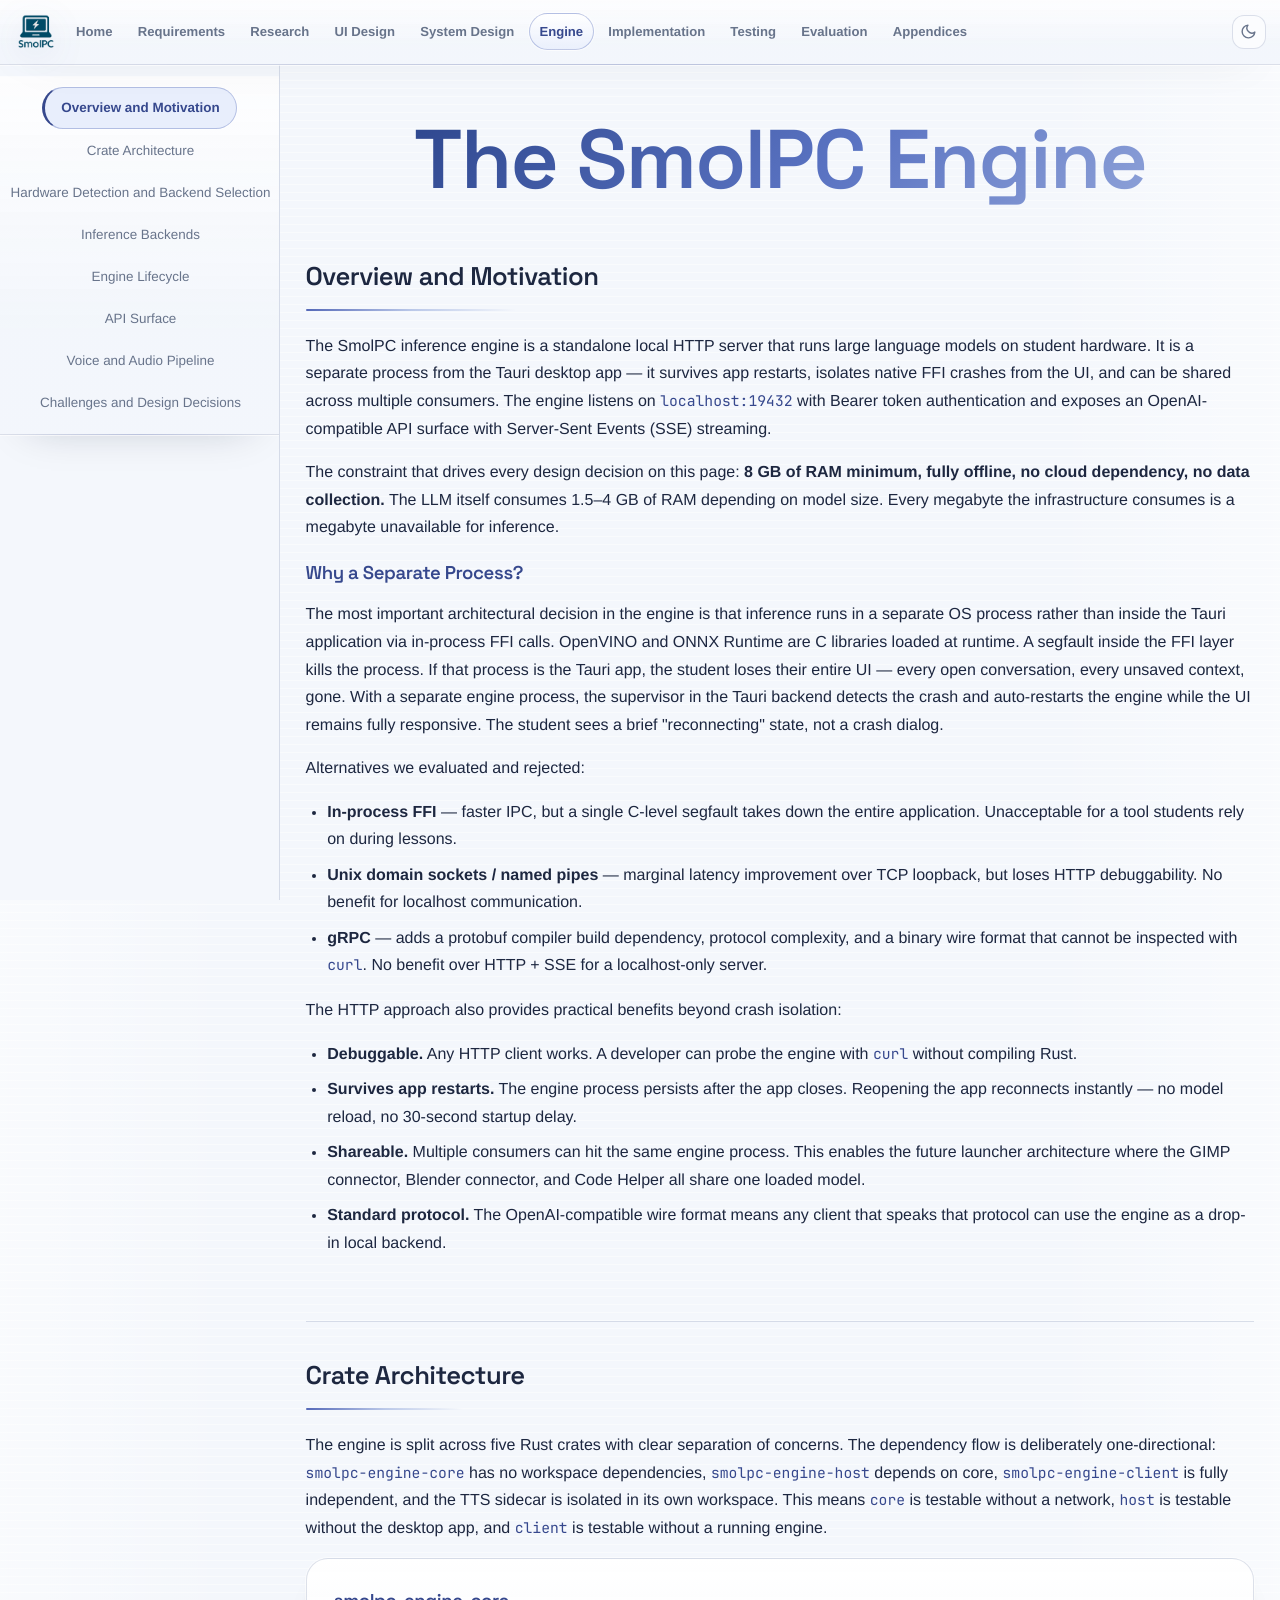
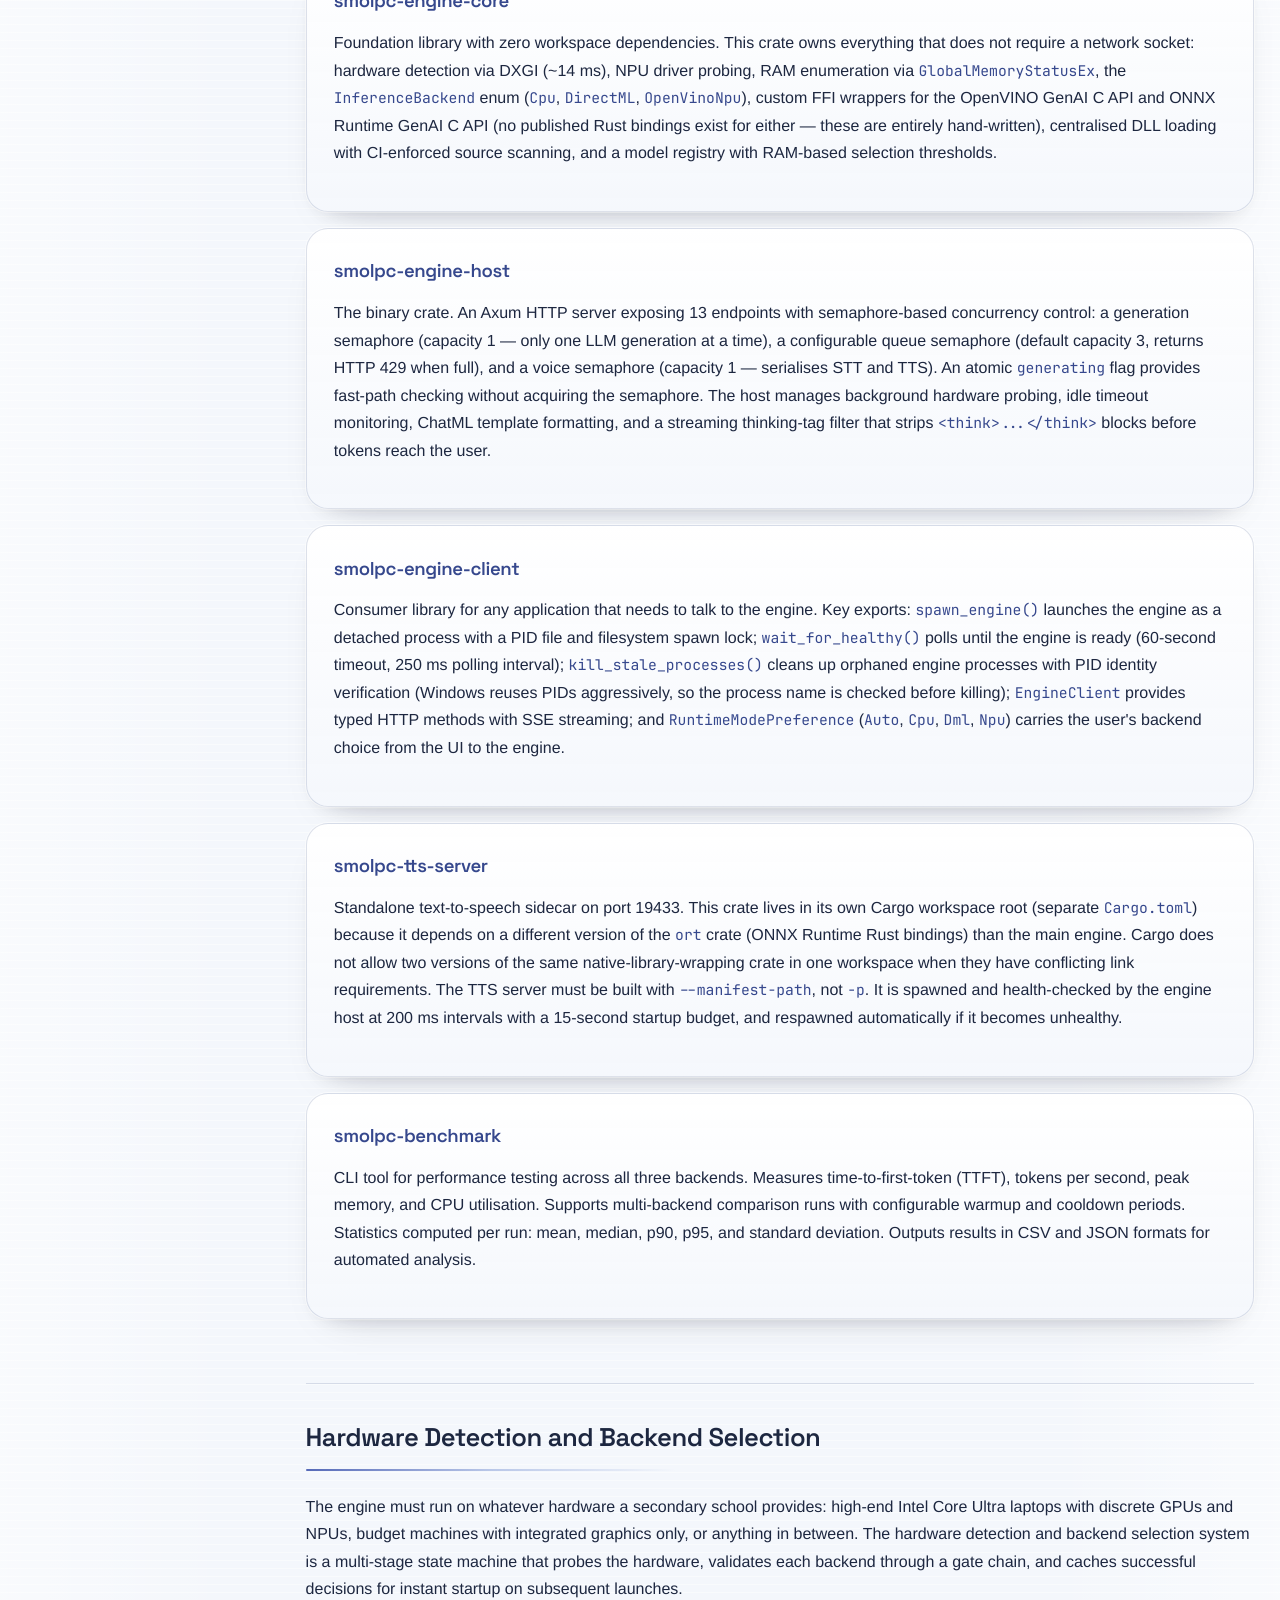
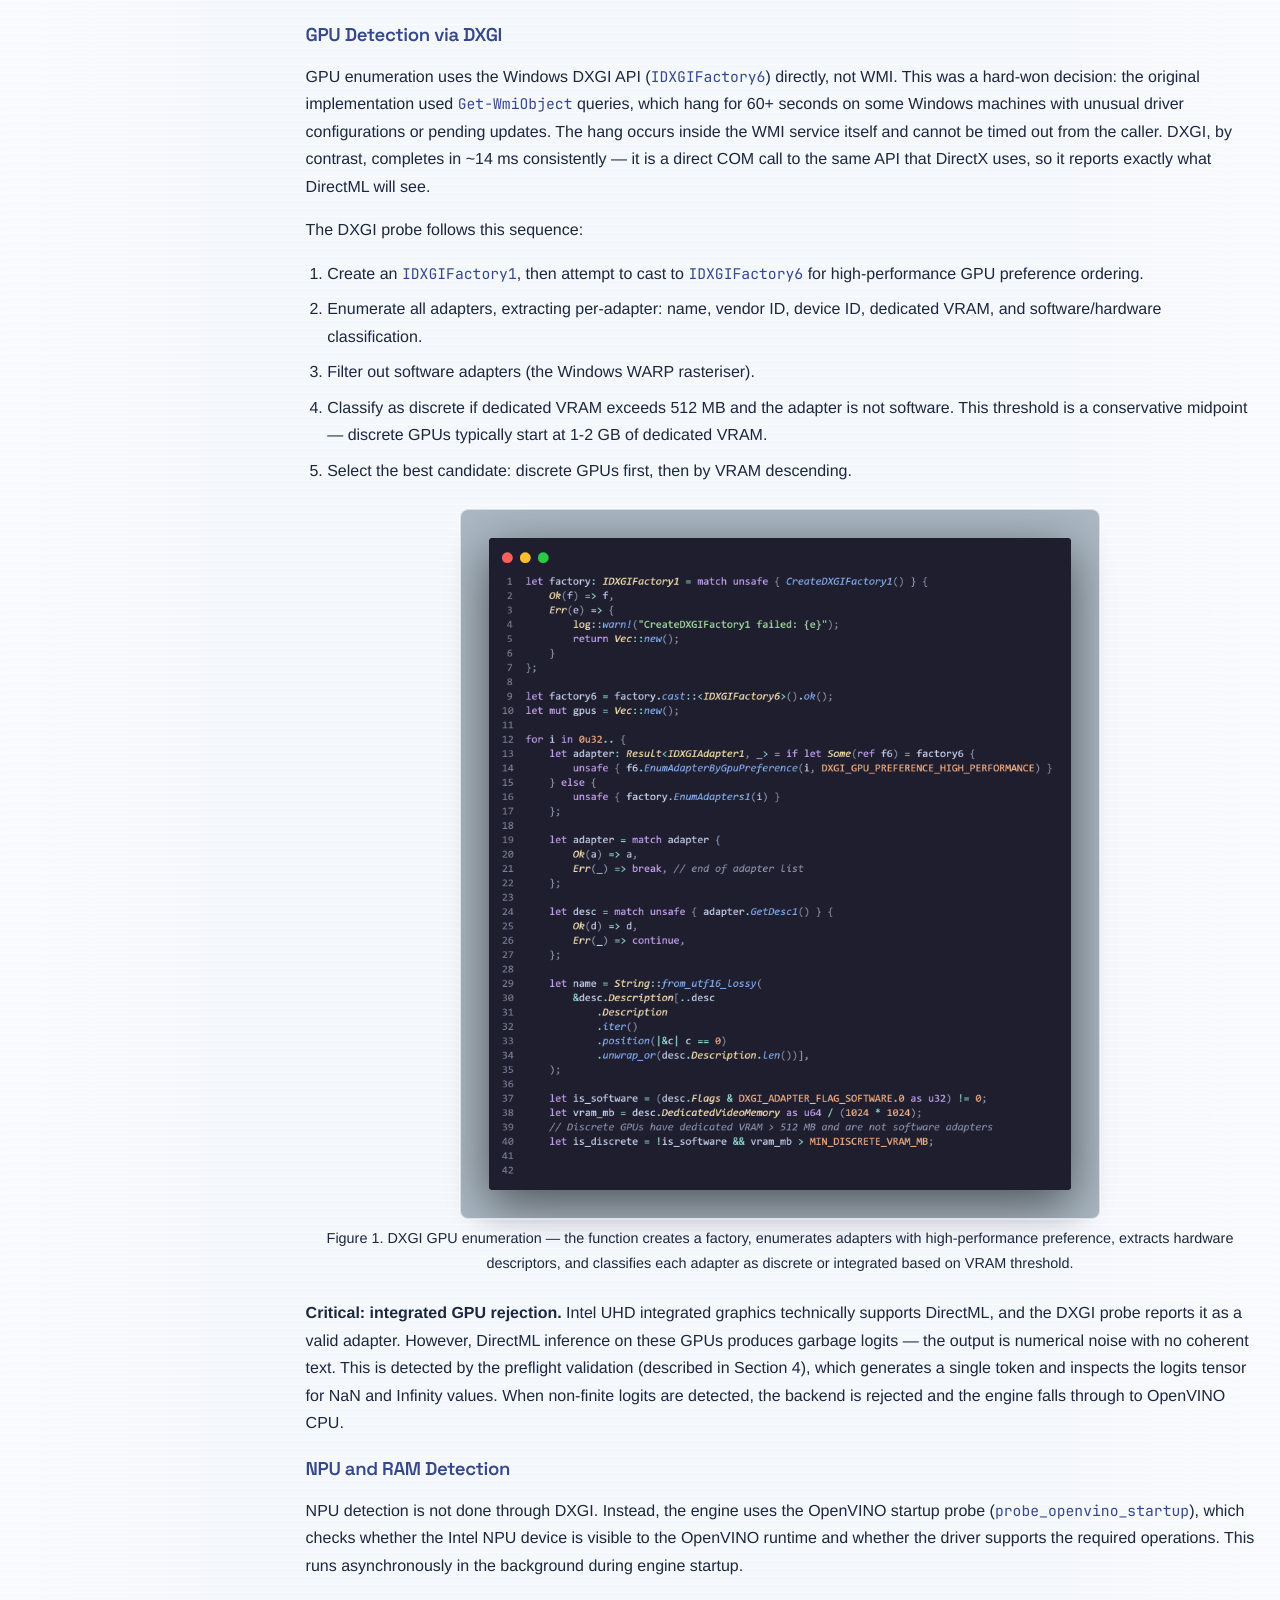
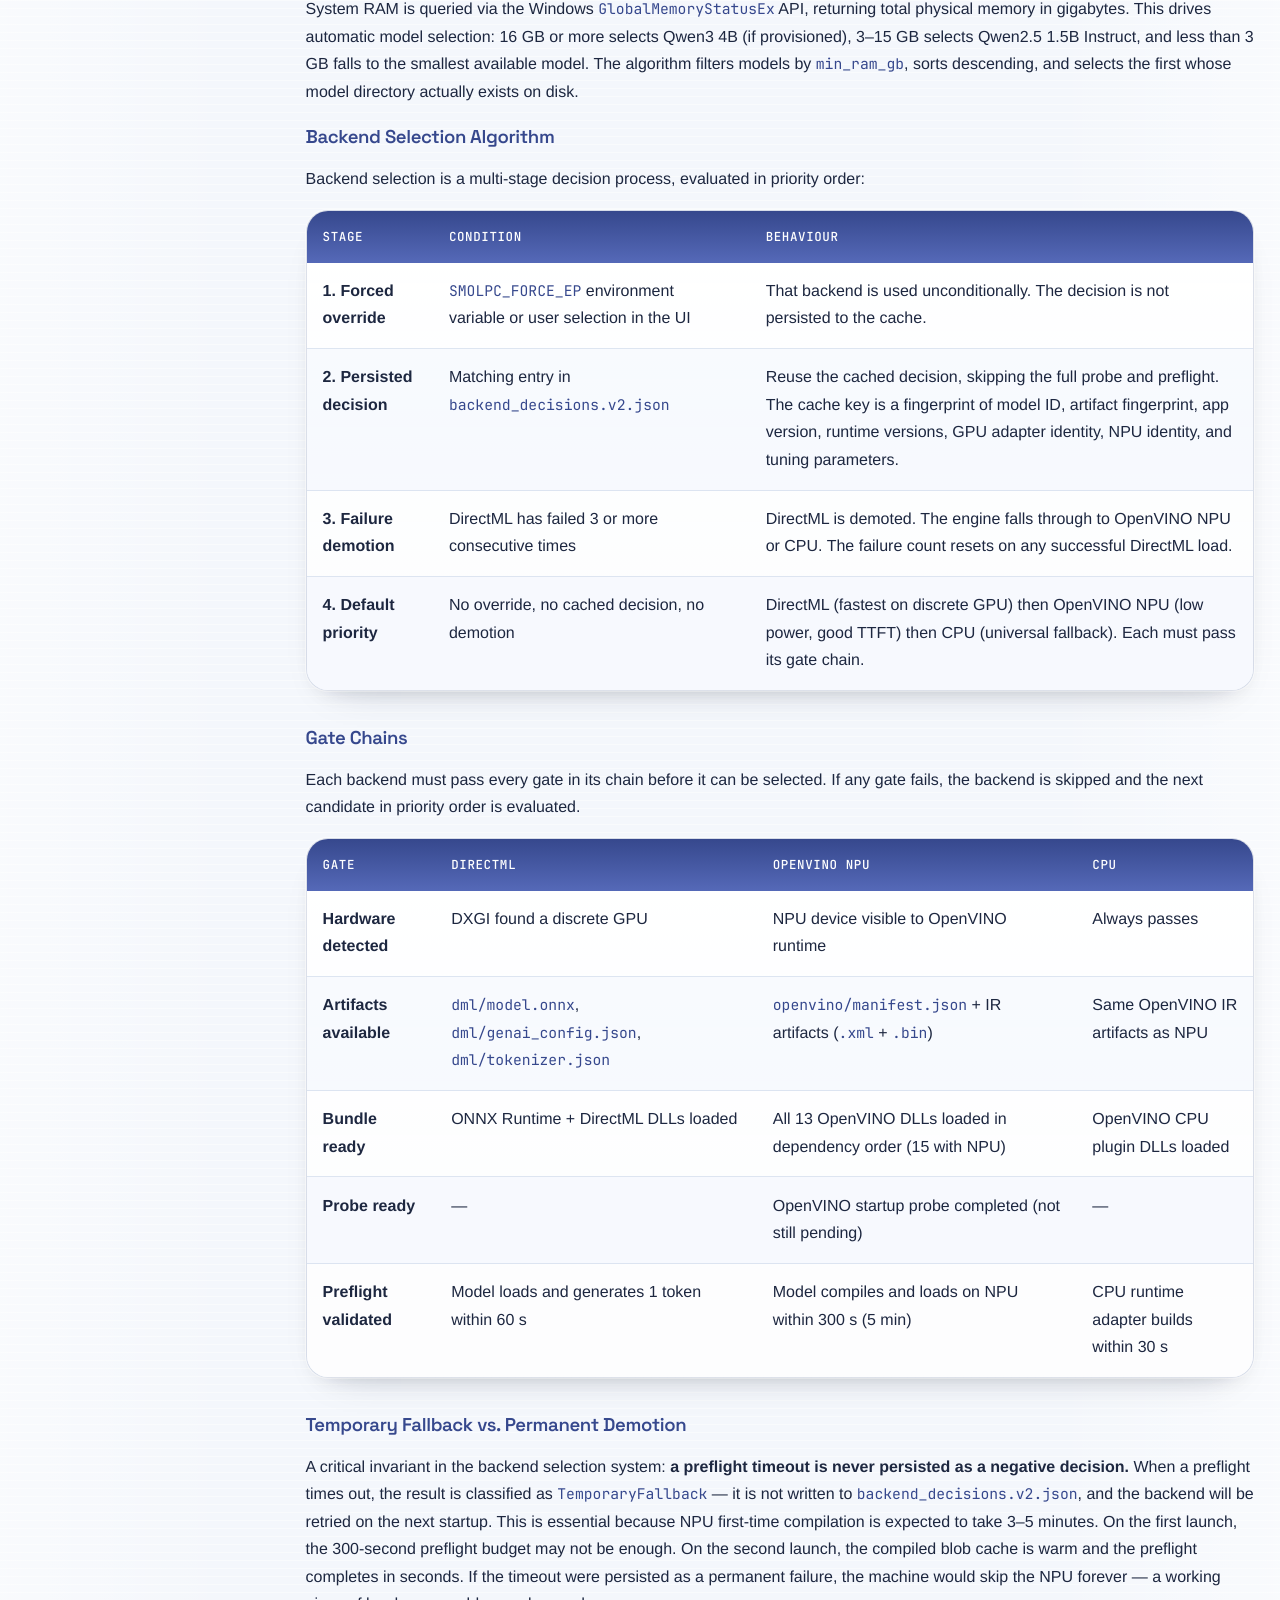
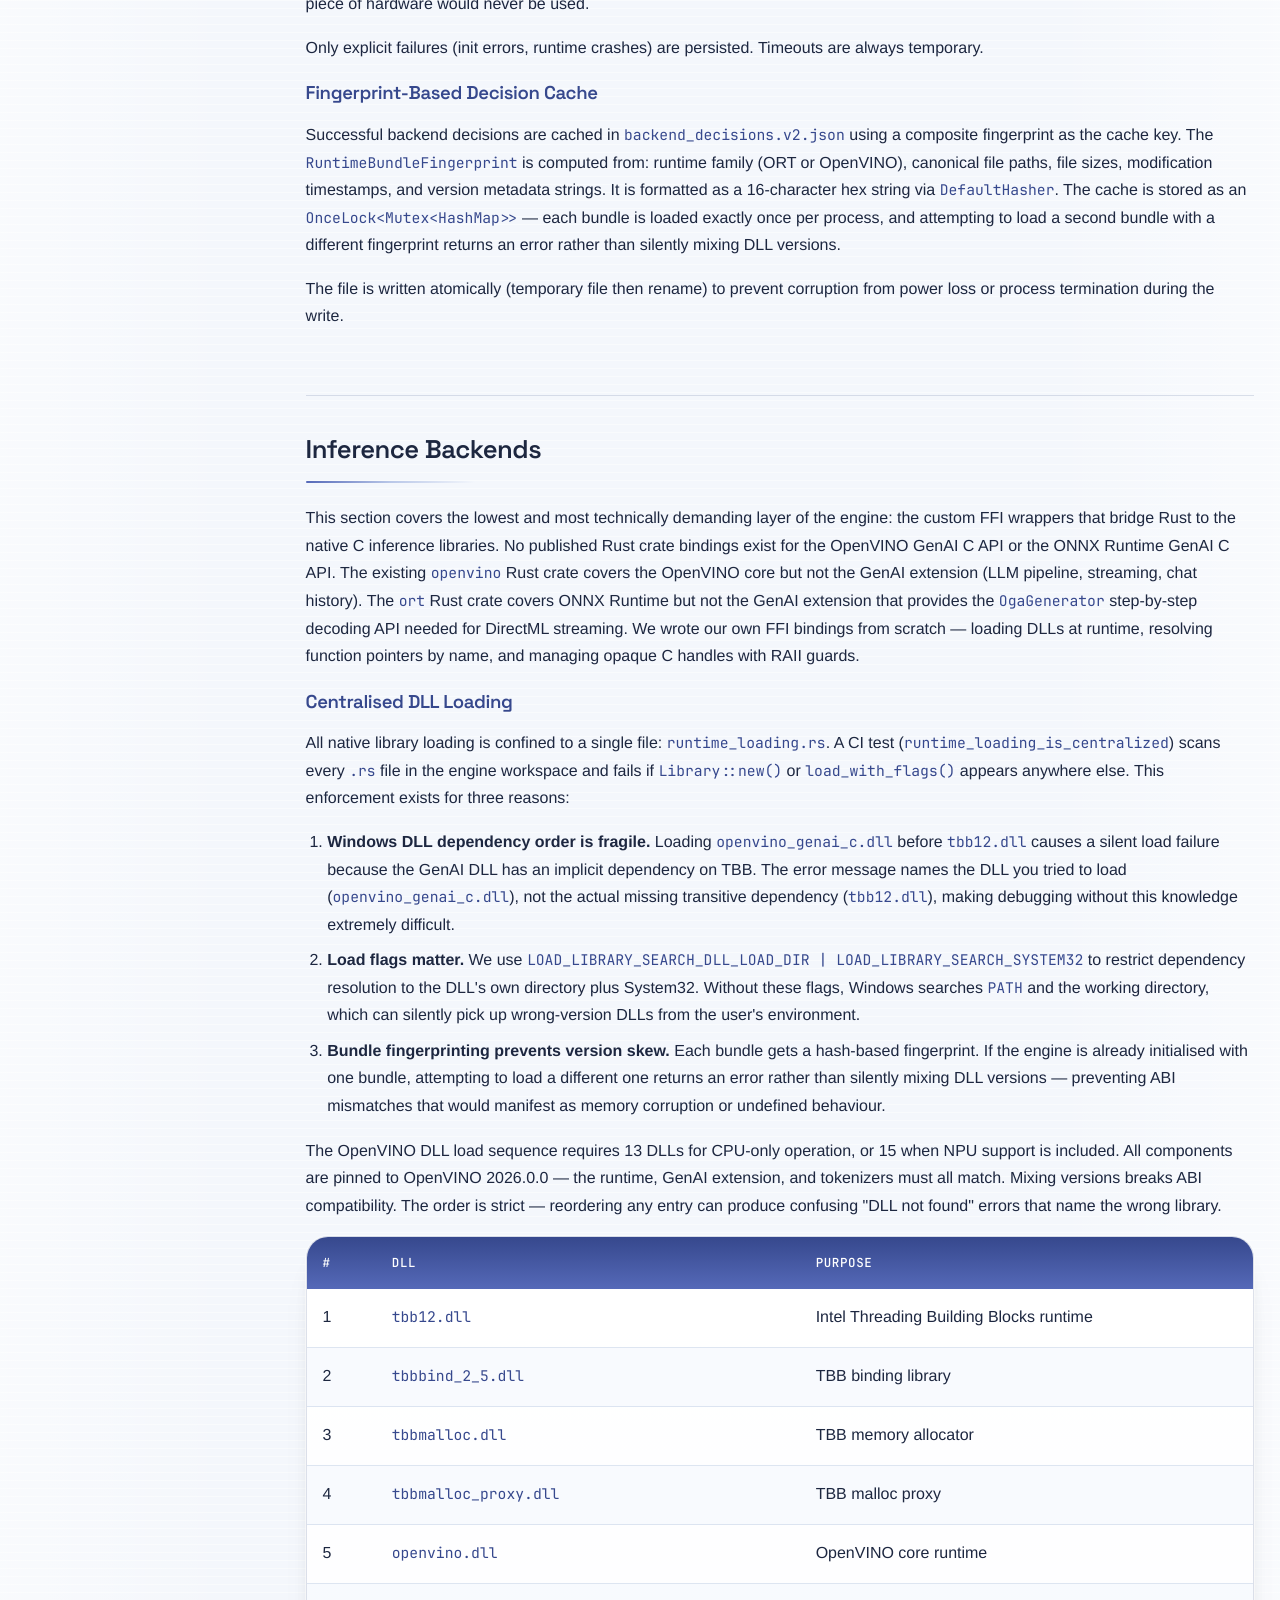
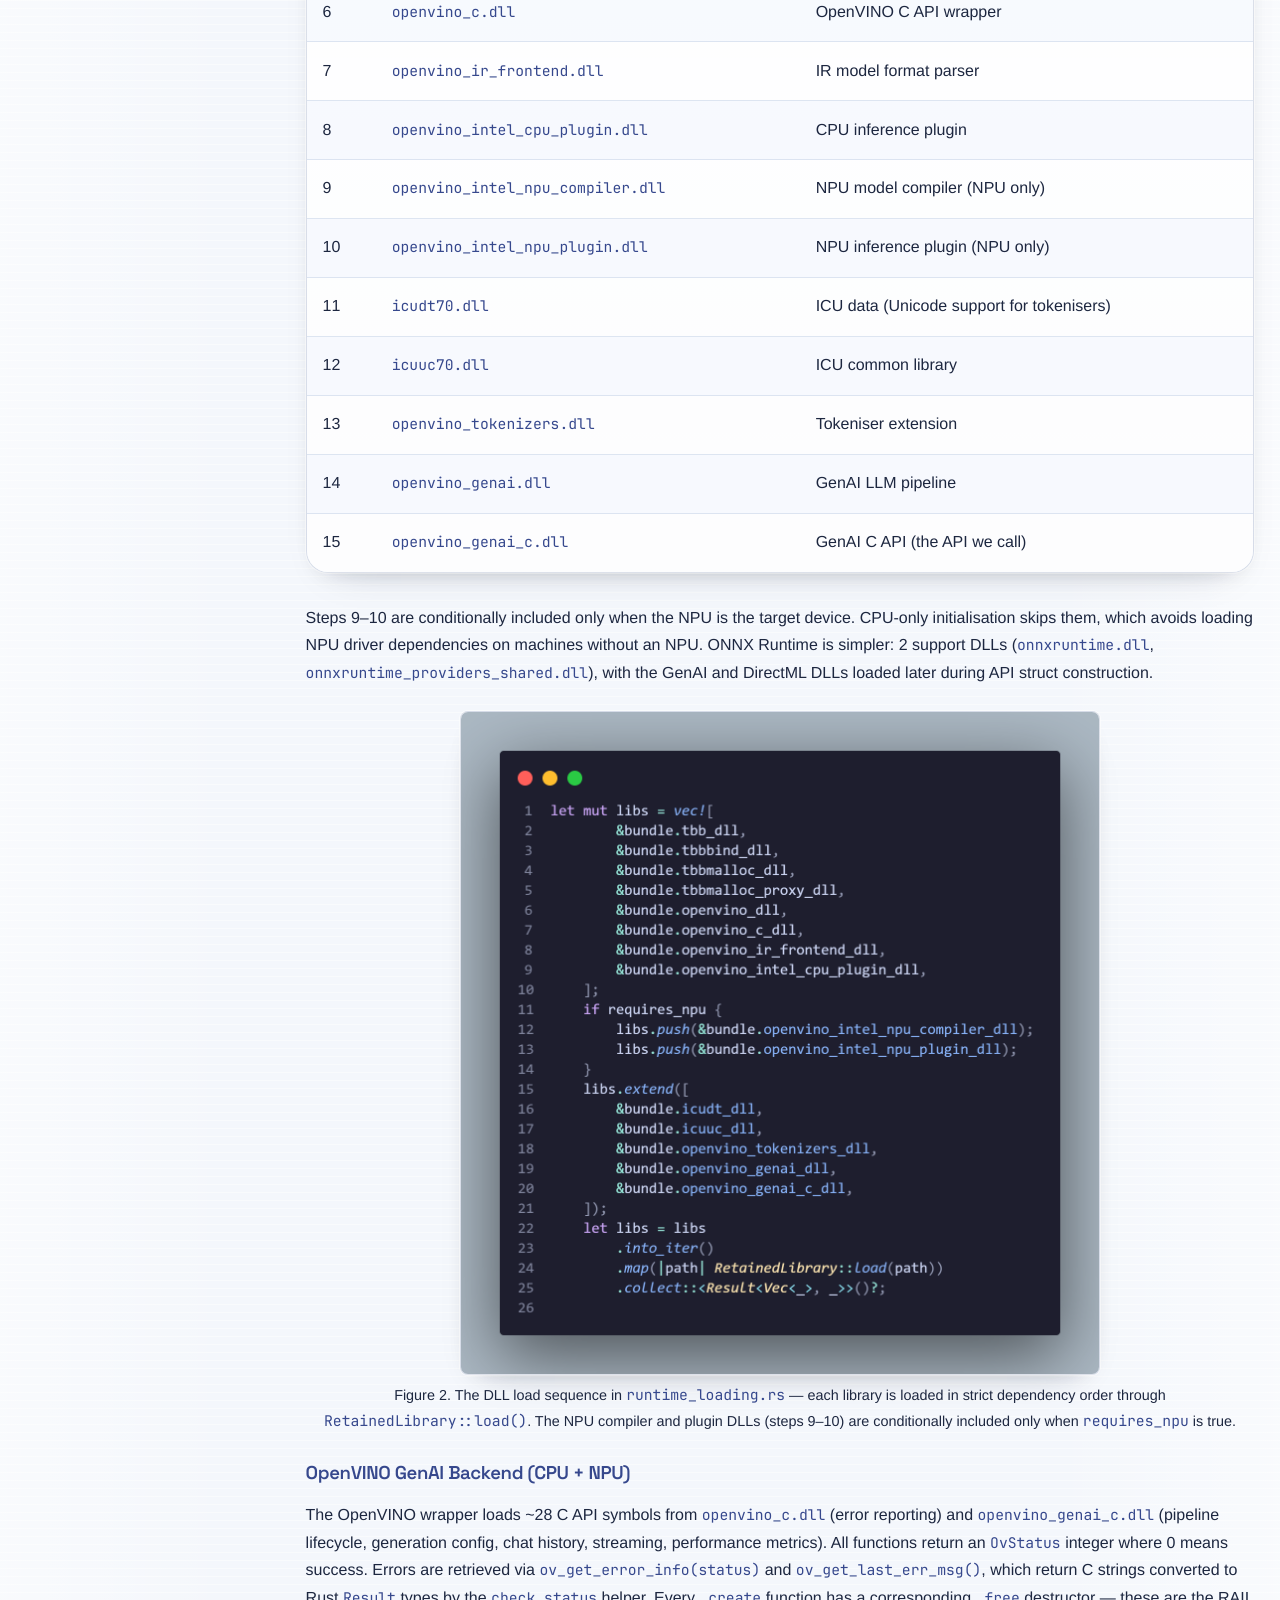
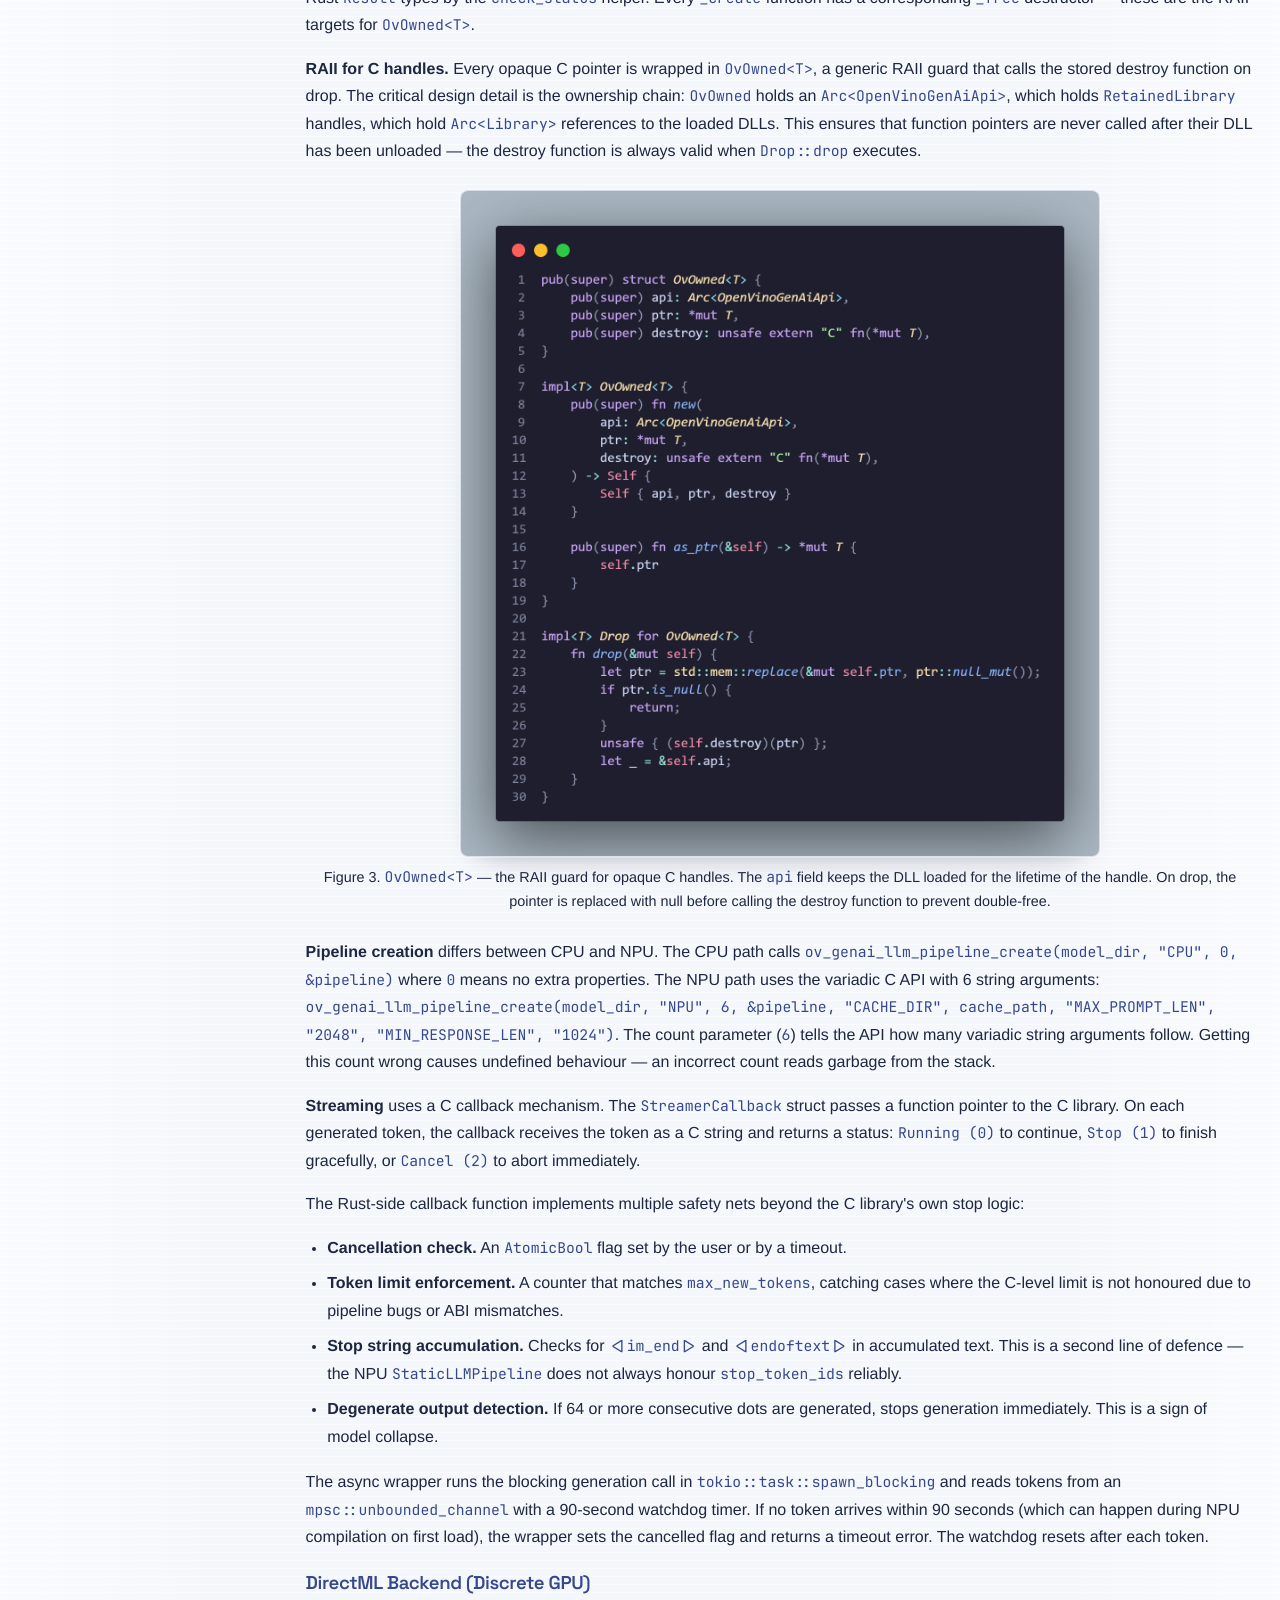
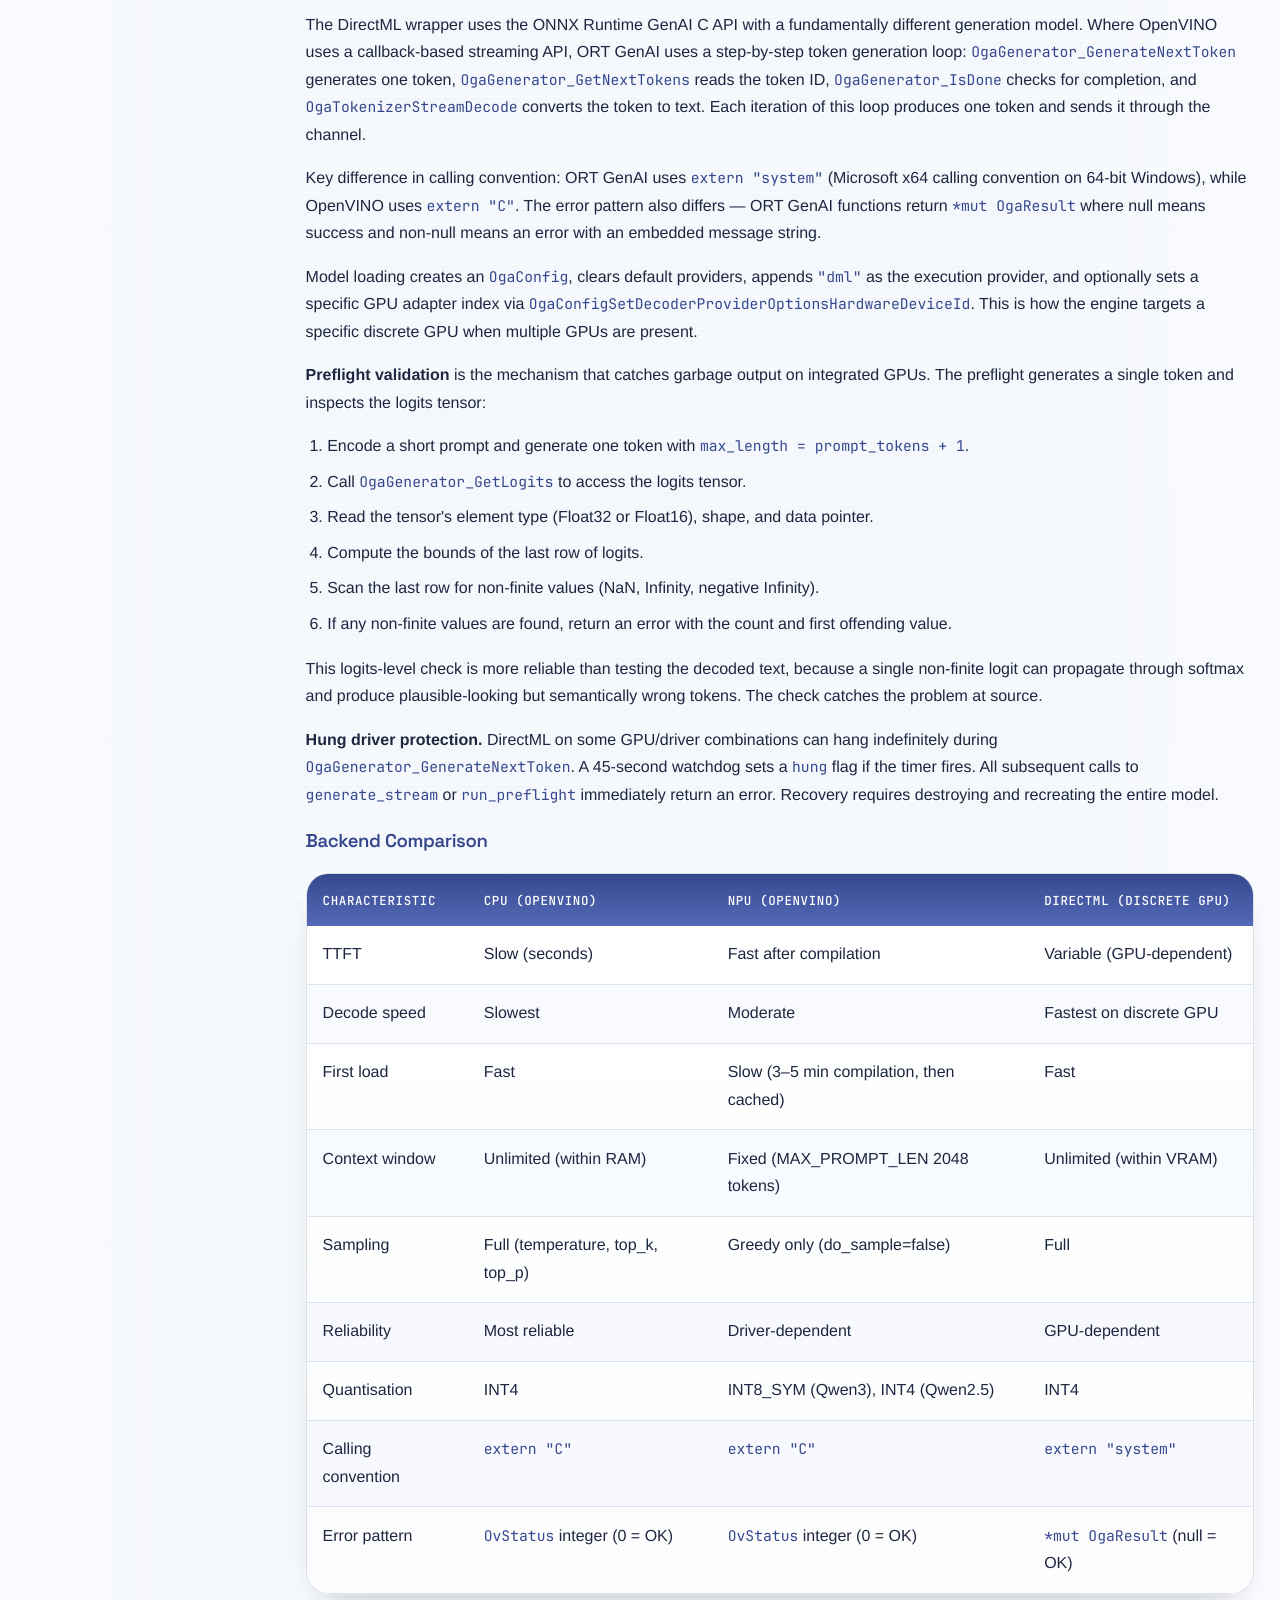
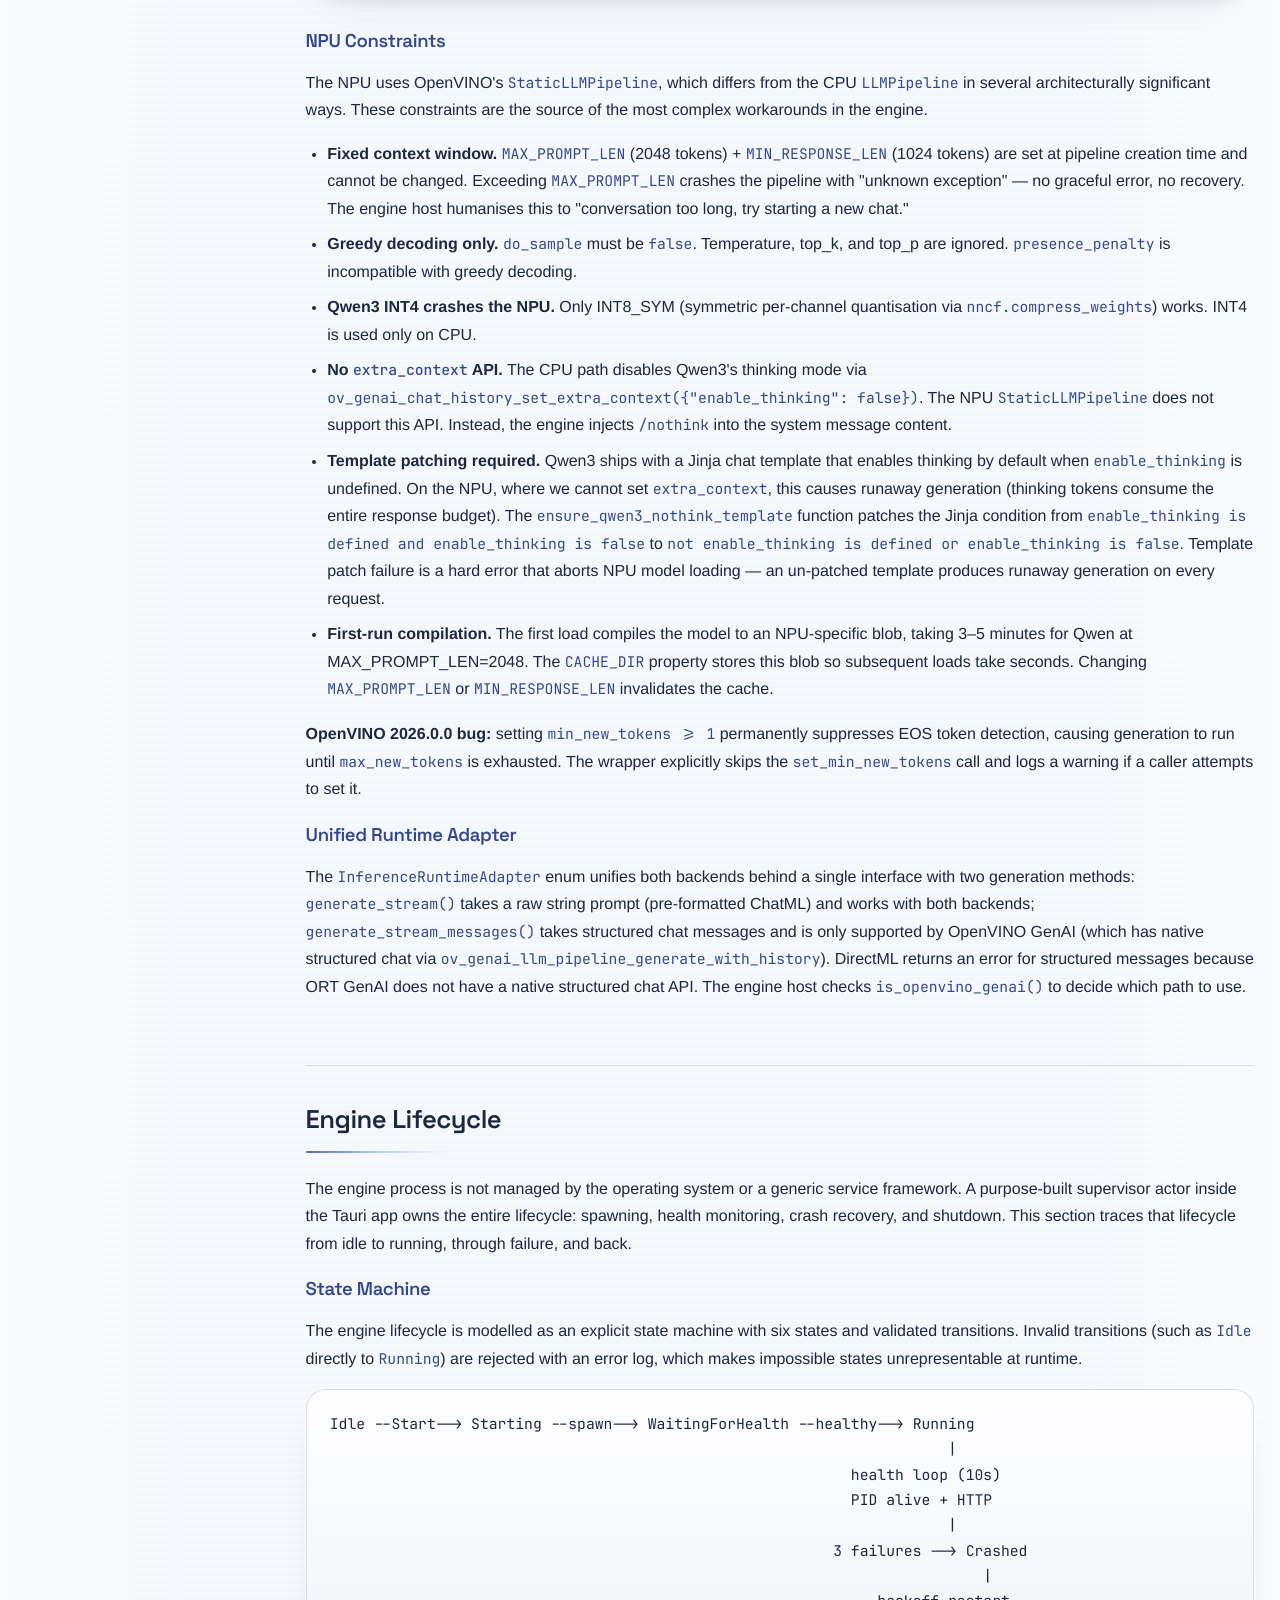
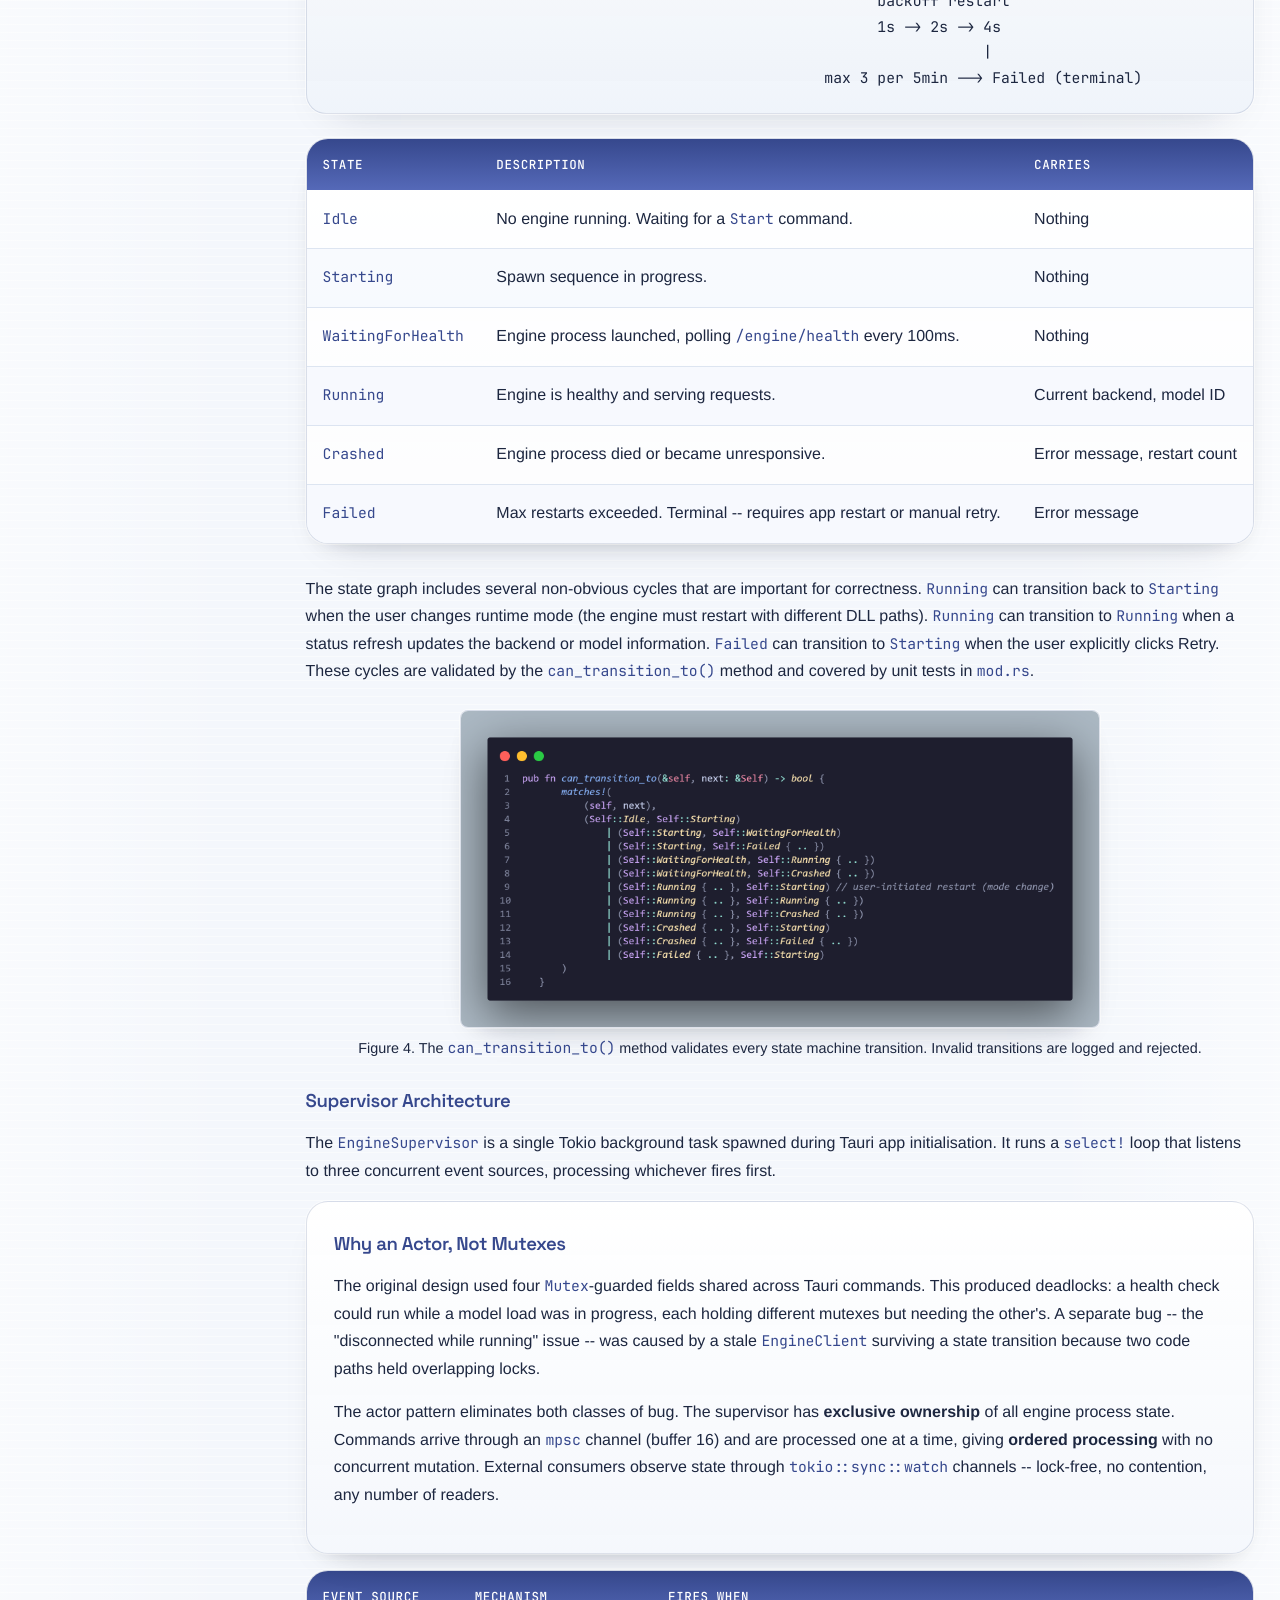
<file: engine.html>
<!DOCTYPE html>
<html lang="en">
<head>
  <meta name="viewport" content="width=device-width, initial-scale=1">
  <title>Engine</title>
  <link rel="stylesheet" href="css/style.css">
  <script>
    /* Apply saved theme before first paint to prevent flash */
    if (localStorage.getItem('theme') === 'dark') {
      document.documentElement.setAttribute('data-theme', 'dark');
    }
  </script>
</head>
<body>
  <nav>
    <a href="index.html" class="nav-logo"> <img src="assets/images/smolpc.png" alt="SmolPC 2.0"> </a>
    <div class="nav-item"><a href="index.html">Home</a><div class="nav-dropdown"><a href="index.html#abstract">Abstract</a><a href="index.html#video">Video</a><a href="index.html#team">Team Members</a><a href="index.html#gantt">Project Timeline</a></div></div>
    <div class="nav-item"><a href="requirements.html">Requirements</a><div class="nav-dropdown"><a href="requirements.html#partner">Partner Introduction</a><a href="requirements.html#background">Background</a><a href="requirements.html#goals">Project Goals</a><a href="requirements.html#gathering">Requirements Gathering</a><a href="requirements.html#personas">Personas</a><a href="requirements.html#use-case-diagram">Use Case Diagram</a><a href="requirements.html#moscow">MoSCoW List</a></div></div>
    <div class="nav-item"><a href="research.html">Research</a><div class="nav-dropdown"><a href="research.html#requirements-discovery">Requirements Discovery</a><a href="research.html#related-projects">Related Projects</a><a href="research.html#technology-review">Technology Review</a><a href="research.html#summary">Summary</a><a href="research.html#consent-forms">Consent Forms</a></div></div>
    <div class="nav-item"><a href="ui.html">UI Design</a><div class="nav-dropdown"><a href="ui.html#design-principles">Design Principles</a><a href="ui.html#overall-layout">Overall Layout</a><a href="ui.html#codehelper">CodeHelper</a><a href="ui.html#libreoffice">LibreOffice</a><a href="ui.html#gimp">GIMP</a><a href="ui.html#blender">Blender</a><a href="ui.html#artefacts">Artefacts</a></div></div>
    <div class="nav-item"><a href="system.html">System Design</a><div class="nav-dropdown"><a href="system.html#architecture">Architecture</a><a href="system.html#sequence-diagrams">Sequence Diagrams</a><a href="system.html#data-storage">Data Storage</a><a href="system.html#design-patterns">Design Patterns</a><a href="system.html#packages-apis">Packages &amp; APIs</a></div></div>
    <div class="nav-item"><a href="engine.html">Engine</a><div class="nav-dropdown"><a href="engine.html#overview">Overview</a><a href="engine.html#crate-architecture">Crate Architecture</a><a href="engine.html#hardware-detection">Hardware &amp; Backend Selection</a><a href="engine.html#inference-backends">Inference Backends</a><a href="engine.html#lifecycle">Engine Lifecycle</a><a href="engine.html#api">API Surface</a><a href="engine.html#voice-audio">Voice &amp; Audio</a><a href="engine.html#challenges">Challenges &amp; Decisions</a></div></div>
    <div class="nav-item"><a href="implementation.html">Implementation</a><div class="nav-dropdown"><a href="implementation.html#overview">Overview</a><a href="implementation.html#shared-infrastructure">Shared Infrastructure</a><a href="implementation.html#unified-shell">Unified Shell</a><a href="implementation.html#codehelper">CodeHelper</a><a href="implementation.html#gimp">GIMP</a><a href="implementation.html#blender">Blender</a><a href="implementation.html#libreoffice">LibreOffice</a></div></div>
    <div class="nav-item"><a href="testing.html">Testing</a><div class="nav-dropdown"><a href="testing.html#strategy">Strategy</a><a href="testing.html#unit-testing">Unit Testing</a><a href="testing.html#integration-testing">Integration Testing</a><a href="testing.html#prompt-testing">Prompt Testing</a><a href="testing.html#compatibility-testing">Compatibility</a><a href="testing.html#performance-testing">Performance</a><a href="testing.html#uat">User Acceptance</a></div></div>
    <div class="nav-item"><a href="evaluation.html">Evaluation</a><div class="nav-dropdown"><a href="evaluation.html#achievements">Achievements</a><a href="evaluation.html#bugs">Known Bugs</a><a href="evaluation.html#critical-evaluation">Critical Evaluation</a><a href="evaluation.html#contributions">Contributions</a><a href="evaluation.html#future-work">Future Work</a></div></div>
    <div class="nav-item"><a href="appendices.html">Appendices</a><div class="nav-dropdown"><a href="appendices.html#user-manual">User Manual</a><a href="appendices.html#deployment-manual">Deployment Manual</a><a href="appendices.html#gdpr">GDPR</a><a href="appendices.html#license">License</a><a href="appendices.html#blog">Blog</a><a href="appendices.html#monthly-videos">Monthly Videos</a></div></div>
    <button class="theme-toggle" aria-label="Toggle dark mode" title="Toggle dark mode">
      <svg class="icon-sun" xmlns="http://www.w3.org/2000/svg" viewBox="0 0 24 24" fill="none" stroke="currentColor" stroke-width="2" stroke-linecap="round" stroke-linejoin="round"><circle cx="12" cy="12" r="5"/><line x1="12" y1="1" x2="12" y2="3"/><line x1="12" y1="21" x2="12" y2="23"/><line x1="4.22" y1="4.22" x2="5.64" y2="5.64"/><line x1="18.36" y1="18.36" x2="19.78" y2="19.78"/><line x1="1" y1="12" x2="3" y2="12"/><line x1="21" y1="12" x2="23" y2="12"/><line x1="4.22" y1="19.78" x2="5.64" y2="18.36"/><line x1="18.36" y1="5.64" x2="19.78" y2="4.22"/></svg>
      <svg class="icon-moon" xmlns="http://www.w3.org/2000/svg" viewBox="0 0 24 24" fill="none" stroke="currentColor" stroke-width="2" stroke-linecap="round" stroke-linejoin="round"><path d="M21 12.79A9 9 0 1 1 11.21 3 7 7 0 0 0 21 12.79z"/></svg>
    </button>
  </nav>

  <main>

    <h1>The SmolPC Engine</h1>

    <!-- ================================================================== -->
    <!-- SECTION 1: OVERVIEW & MOTIVATION                                   -->
    <!-- ================================================================== -->
    <section id="overview">
      <h2>Overview and Motivation</h2>

      <p>The SmolPC inference engine is a standalone local HTTP server that runs large language models on student hardware. It is a separate process from the Tauri desktop app &mdash; it survives app restarts, isolates native FFI crashes from the UI, and can be shared across multiple consumers. The engine listens on <code>localhost:19432</code> with Bearer token authentication and exposes an OpenAI-compatible API surface with Server-Sent Events (SSE) streaming.</p>

      <p>The constraint that drives every design decision on this page: <strong>8 GB of RAM minimum, fully offline, no cloud dependency, no data collection.</strong> The LLM itself consumes 1.5&ndash;4 GB of RAM depending on model size. Every megabyte the infrastructure consumes is a megabyte unavailable for inference.</p>

      <h3>Why a Separate Process?</h3>

      <p>The most important architectural decision in the engine is that inference runs in a separate OS process rather than inside the Tauri application via in-process FFI calls. OpenVINO and ONNX Runtime are C libraries loaded at runtime. A segfault inside the FFI layer kills the process. If that process is the Tauri app, the student loses their entire UI &mdash; every open conversation, every unsaved context, gone. With a separate engine process, the supervisor in the Tauri backend detects the crash and auto-restarts the engine while the UI remains fully responsive. The student sees a brief "reconnecting" state, not a crash dialog.</p>

      <p>Alternatives we evaluated and rejected:</p>
      <ul>
        <li><strong>In-process FFI</strong> &mdash; faster IPC, but a single C-level segfault takes down the entire application. Unacceptable for a tool students rely on during lessons.</li>
        <li><strong>Unix domain sockets / named pipes</strong> &mdash; marginal latency improvement over TCP loopback, but loses HTTP debuggability. No benefit for localhost communication.</li>
        <li><strong>gRPC</strong> &mdash; adds a protobuf compiler build dependency, protocol complexity, and a binary wire format that cannot be inspected with <code>curl</code>. No benefit over HTTP + SSE for a localhost-only server.</li>
      </ul>

      <p>The HTTP approach also provides practical benefits beyond crash isolation:</p>
      <ul>
        <li><strong>Debuggable.</strong> Any HTTP client works. A developer can probe the engine with <code>curl</code> without compiling Rust.</li>
        <li><strong>Survives app restarts.</strong> The engine process persists after the app closes. Reopening the app reconnects instantly &mdash; no model reload, no 30-second startup delay.</li>
        <li><strong>Shareable.</strong> Multiple consumers can hit the same engine process. This enables the future launcher architecture where the GIMP connector, Blender connector, and Code Helper all share one loaded model.</li>
        <li><strong>Standard protocol.</strong> The OpenAI-compatible wire format means any client that speaks that protocol can use the engine as a drop-in local backend.</li>
      </ul>
    </section>

    <!-- ================================================================== -->
    <!-- SECTION 2: CRATE ARCHITECTURE                                      -->
    <!-- ================================================================== -->
    <section id="crate-architecture">
      <h2>Crate Architecture</h2>

      <p>The engine is split across five Rust crates with clear separation of concerns. The dependency flow is deliberately one-directional: <code>smolpc-engine-core</code> has no workspace dependencies, <code>smolpc-engine-host</code> depends on core, <code>smolpc-engine-client</code> is fully independent, and the TTS sidecar is isolated in its own workspace. This means <code>core</code> is testable without a network, <code>host</code> is testable without the desktop app, and <code>client</code> is testable without a running engine.</p>

      <div class="card">
        <h3>smolpc-engine-core</h3>
        <p>Foundation library with zero workspace dependencies. This crate owns everything that does not require a network socket: hardware detection via DXGI (~14 ms), NPU driver probing, RAM enumeration via <code>GlobalMemoryStatusEx</code>, the <code>InferenceBackend</code> enum (<code>Cpu</code>, <code>DirectML</code>, <code>OpenVinoNpu</code>), custom FFI wrappers for the OpenVINO GenAI C API and ONNX Runtime GenAI C API (no published Rust bindings exist for either &mdash; these are entirely hand-written), centralised DLL loading with CI-enforced source scanning, and a model registry with RAM-based selection thresholds.</p>
      </div>

      <div class="card">
        <h3>smolpc-engine-host</h3>
        <p>The binary crate. An Axum HTTP server exposing 13 endpoints with semaphore-based concurrency control: a generation semaphore (capacity 1 &mdash; only one LLM generation at a time), a configurable queue semaphore (default capacity 3, returns HTTP 429 when full), and a voice semaphore (capacity 1 &mdash; serialises STT and TTS). An atomic <code>generating</code> flag provides fast-path checking without acquiring the semaphore. The host manages background hardware probing, idle timeout monitoring, ChatML template formatting, and a streaming thinking-tag filter that strips <code>&lt;think&gt;...&lt;/think&gt;</code> blocks before tokens reach the user.</p>
      </div>

      <div class="card">
        <h3>smolpc-engine-client</h3>
        <p>Consumer library for any application that needs to talk to the engine. Key exports: <code>spawn_engine()</code> launches the engine as a detached process with a PID file and filesystem spawn lock; <code>wait_for_healthy()</code> polls until the engine is ready (60-second timeout, 250 ms polling interval); <code>kill_stale_processes()</code> cleans up orphaned engine processes with PID identity verification (Windows reuses PIDs aggressively, so the process name is checked before killing); <code>EngineClient</code> provides typed HTTP methods with SSE streaming; and <code>RuntimeModePreference</code> (<code>Auto</code>, <code>Cpu</code>, <code>Dml</code>, <code>Npu</code>) carries the user's backend choice from the UI to the engine.</p>
      </div>

      <div class="card">
        <h3>smolpc-tts-server</h3>
        <p>Standalone text-to-speech sidecar on port 19433. This crate lives in its own Cargo workspace root (separate <code>Cargo.toml</code>) because it depends on a different version of the <code>ort</code> crate (ONNX Runtime Rust bindings) than the main engine. Cargo does not allow two versions of the same native-library-wrapping crate in one workspace when they have conflicting link requirements. The TTS server must be built with <code>--manifest-path</code>, not <code>-p</code>. It is spawned and health-checked by the engine host at 200 ms intervals with a 15-second startup budget, and respawned automatically if it becomes unhealthy.</p>
      </div>

      <div class="card">
        <h3>smolpc-benchmark</h3>
        <p>CLI tool for performance testing across all three backends. Measures time-to-first-token (TTFT), tokens per second, peak memory, and CPU utilisation. Supports multi-backend comparison runs with configurable warmup and cooldown periods. Statistics computed per run: mean, median, p90, p95, and standard deviation. Outputs results in CSV and JSON formats for automated analysis.</p>
      </div>

    </section>

    <!-- ================================================================== -->
    <!-- SECTION 3: HARDWARE DETECTION & BACKEND SELECTION                  -->
    <!-- ================================================================== -->
    <section id="hardware-detection">
      <h2>Hardware Detection and Backend Selection</h2>

      <p>The engine must run on whatever hardware a secondary school provides: high-end Intel Core Ultra laptops with discrete GPUs and NPUs, budget machines with integrated graphics only, or anything in between. The hardware detection and backend selection system is a multi-stage state machine that probes the hardware, validates each backend through a gate chain, and caches successful decisions for instant startup on subsequent launches.</p>

      <h3>GPU Detection via DXGI</h3>

      <p>GPU enumeration uses the Windows DXGI API (<code>IDXGIFactory6</code>) directly, not WMI. This was a hard-won decision: the original implementation used <code>Get-WmiObject</code> queries, which hang for 60+ seconds on some Windows machines with unusual driver configurations or pending updates. The hang occurs inside the WMI service itself and cannot be timed out from the caller. DXGI, by contrast, completes in ~14 ms consistently &mdash; it is a direct COM call to the same API that DirectX uses, so it reports exactly what DirectML will see.</p>

      <p>The DXGI probe follows this sequence:</p>
      <ol>
        <li>Create an <code>IDXGIFactory1</code>, then attempt to cast to <code>IDXGIFactory6</code> for high-performance GPU preference ordering.</li>
        <li>Enumerate all adapters, extracting per-adapter: name, vendor ID, device ID, dedicated VRAM, and software/hardware classification.</li>
        <li>Filter out software adapters (the Windows WARP rasteriser).</li>
        <li>Classify as discrete if dedicated VRAM exceeds 512 MB and the adapter is not software. This threshold is a conservative midpoint — discrete GPUs typically start at 1-2 GB of dedicated VRAM.</li>
        <li>Select the best candidate: discrete GPUs first, then by VRAM descending.</li>
      </ol>

      <!-- CODESNAP: engine/crates/smolpc-engine-host/src/probe.rs:L118-L188 — DxgiGpuInfo struct and enumerate_dxgi_gpus function showing IDXGIFactory1 creation, adapter enumeration, and discrete classification -->
      <figure class="code-figure">
        <img src="assets/images/code/dxgi-enumeration.png" alt="The enumerate_dxgi_gpus function showing IDXGIFactory1 creation, IDXGIFactory6 cast, adapter enumeration loop, VRAM extraction, and discrete GPU classification">
        <figcaption>Figure 1. DXGI GPU enumeration &mdash; the function creates a factory, enumerates adapters with high-performance preference, extracts hardware descriptors, and classifies each adapter as discrete or integrated based on VRAM threshold.</figcaption>
      </figure>

      <p><strong>Critical: integrated GPU rejection.</strong> Intel UHD integrated graphics technically supports DirectML, and the DXGI probe reports it as a valid adapter. However, DirectML inference on these GPUs produces garbage logits &mdash; the output is numerical noise with no coherent text. This is detected by the preflight validation (described in Section 4), which generates a single token and inspects the logits tensor for NaN and Infinity values. When non-finite logits are detected, the backend is rejected and the engine falls through to OpenVINO CPU.</p>

      <h3>NPU and RAM Detection</h3>

      <p>NPU detection is not done through DXGI. Instead, the engine uses the OpenVINO startup probe (<code>probe_openvino_startup</code>), which checks whether the Intel NPU device is visible to the OpenVINO runtime and whether the driver supports the required operations. This runs asynchronously in the background during engine startup.</p>

      <p>System RAM is queried via the Windows <code>GlobalMemoryStatusEx</code> API, returning total physical memory in gigabytes. This drives automatic model selection: 16 GB or more selects Qwen3 4B (if provisioned), 3&ndash;15 GB selects Qwen2.5 1.5B Instruct, and less than 3 GB falls to the smallest available model. The algorithm filters models by <code>min_ram_gb</code>, sorts descending, and selects the first whose model directory actually exists on disk.</p>

      <h3>Backend Selection Algorithm</h3>

      <p>Backend selection is a multi-stage decision process, evaluated in priority order:</p>

      <table>
        <thead>
          <tr>
            <th>Stage</th>
            <th>Condition</th>
            <th>Behaviour</th>
          </tr>
        </thead>
        <tbody>
          <tr>
            <td><strong>1. Forced override</strong></td>
            <td><code>SMOLPC_FORCE_EP</code> environment variable or user selection in the UI</td>
            <td>That backend is used unconditionally. The decision is not persisted to the cache.</td>
          </tr>
          <tr>
            <td><strong>2. Persisted decision</strong></td>
            <td>Matching entry in <code>backend_decisions.v2.json</code></td>
            <td>Reuse the cached decision, skipping the full probe and preflight. The cache key is a fingerprint of model ID, artifact fingerprint, app version, runtime versions, GPU adapter identity, NPU identity, and tuning parameters.</td>
          </tr>
          <tr>
            <td><strong>3. Failure demotion</strong></td>
            <td>DirectML has failed 3 or more consecutive times</td>
            <td>DirectML is demoted. The engine falls through to OpenVINO NPU or CPU. The failure count resets on any successful DirectML load.</td>
          </tr>
          <tr>
            <td><strong>4. Default priority</strong></td>
            <td>No override, no cached decision, no demotion</td>
            <td>DirectML (fastest on discrete GPU) then OpenVINO NPU (low power, good TTFT) then CPU (universal fallback). Each must pass its gate chain.</td>
          </tr>
        </tbody>
      </table>

      <h3>Gate Chains</h3>

      <p>Each backend must pass every gate in its chain before it can be selected. If any gate fails, the backend is skipped and the next candidate in priority order is evaluated.</p>

      <table>
        <thead>
          <tr>
            <th>Gate</th>
            <th>DirectML</th>
            <th>OpenVINO NPU</th>
            <th>CPU</th>
          </tr>
        </thead>
        <tbody>
          <tr>
            <td><strong>Hardware detected</strong></td>
            <td>DXGI found a discrete GPU</td>
            <td>NPU device visible to OpenVINO runtime</td>
            <td>Always passes</td>
          </tr>
          <tr>
            <td><strong>Artifacts available</strong></td>
            <td><code>dml/model.onnx</code>, <code>dml/genai_config.json</code>, <code>dml/tokenizer.json</code></td>
            <td><code>openvino/manifest.json</code> + IR artifacts (<code>.xml</code> + <code>.bin</code>)</td>
            <td>Same OpenVINO IR artifacts as NPU</td>
          </tr>
          <tr>
            <td><strong>Bundle ready</strong></td>
            <td>ONNX Runtime + DirectML DLLs loaded</td>
            <td>All 13 OpenVINO DLLs loaded in dependency order (15 with NPU)</td>
            <td>OpenVINO CPU plugin DLLs loaded</td>
          </tr>
          <tr>
            <td><strong>Probe ready</strong></td>
            <td>&mdash;</td>
            <td>OpenVINO startup probe completed (not still pending)</td>
            <td>&mdash;</td>
          </tr>
          <tr>
            <td><strong>Preflight validated</strong></td>
            <td>Model loads and generates 1 token within 60 s</td>
            <td>Model compiles and loads on NPU within 300 s (5 min)</td>
            <td>CPU runtime adapter builds within 30 s</td>
          </tr>
        </tbody>
      </table>

      <h3>Temporary Fallback vs. Permanent Demotion</h3>

      <p>A critical invariant in the backend selection system: <strong>a preflight timeout is never persisted as a negative decision.</strong> When a preflight times out, the result is classified as <code>TemporaryFallback</code> &mdash; it is not written to <code>backend_decisions.v2.json</code>, and the backend will be retried on the next startup. This is essential because NPU first-time compilation is expected to take 3&ndash;5 minutes. On the first launch, the 300-second preflight budget may not be enough. On the second launch, the compiled blob cache is warm and the preflight completes in seconds. If the timeout were persisted as a permanent failure, the machine would skip the NPU forever &mdash; a working piece of hardware would never be used.</p>

      <p>Only explicit failures (init errors, runtime crashes) are persisted. Timeouts are always temporary.</p>

      <h3>Fingerprint-Based Decision Cache</h3>

      <p>Successful backend decisions are cached in <code>backend_decisions.v2.json</code> using a composite fingerprint as the cache key. The <code>RuntimeBundleFingerprint</code> is computed from: runtime family (ORT or OpenVINO), canonical file paths, file sizes, modification timestamps, and version metadata strings. It is formatted as a 16-character hex string via <code>DefaultHasher</code>. The cache is stored as an <code>OnceLock&lt;Mutex&lt;HashMap&gt;&gt;</code> &mdash; each bundle is loaded exactly once per process, and attempting to load a second bundle with a different fingerprint returns an error rather than silently mixing DLL versions.</p>

      <p>The file is written atomically (temporary file then rename) to prevent corruption from power loss or process termination during the write.</p>
    </section>

    <!-- ================================================================== -->
    <!-- SECTION 4: INFERENCE BACKENDS                                      -->
    <!-- ================================================================== -->
    <section id="inference-backends">
      <h2>Inference Backends</h2>

      <p>This section covers the lowest and most technically demanding layer of the engine: the custom FFI wrappers that bridge Rust to the native C inference libraries. No published Rust crate bindings exist for the OpenVINO GenAI C API or the ONNX Runtime GenAI C API. The existing <code>openvino</code> Rust crate covers the OpenVINO core but not the GenAI extension (LLM pipeline, streaming, chat history). The <code>ort</code> Rust crate covers ONNX Runtime but not the GenAI extension that provides the <code>OgaGenerator</code> step-by-step decoding API needed for DirectML streaming. We wrote our own FFI bindings from scratch &mdash; loading DLLs at runtime, resolving function pointers by name, and managing opaque C handles with RAII guards.</p>

      <h3>Centralised DLL Loading</h3>

      <p>All native library loading is confined to a single file: <code>runtime_loading.rs</code>. A CI test (<code>runtime_loading_is_centralized</code>) scans every <code>.rs</code> file in the engine workspace and fails if <code>Library::new()</code> or <code>load_with_flags()</code> appears anywhere else. This enforcement exists for three reasons:</p>

      <ol>
        <li><strong>Windows DLL dependency order is fragile.</strong> Loading <code>openvino_genai_c.dll</code> before <code>tbb12.dll</code> causes a silent load failure because the GenAI DLL has an implicit dependency on TBB. The error message names the DLL you tried to load (<code>openvino_genai_c.dll</code>), not the actual missing transitive dependency (<code>tbb12.dll</code>), making debugging without this knowledge extremely difficult.</li>
        <li><strong>Load flags matter.</strong> We use <code>LOAD_LIBRARY_SEARCH_DLL_LOAD_DIR | LOAD_LIBRARY_SEARCH_SYSTEM32</code> to restrict dependency resolution to the DLL's own directory plus System32. Without these flags, Windows searches <code>PATH</code> and the working directory, which can silently pick up wrong-version DLLs from the user's environment.</li>
        <li><strong>Bundle fingerprinting prevents version skew.</strong> Each bundle gets a hash-based fingerprint. If the engine is already initialised with one bundle, attempting to load a different one returns an error rather than silently mixing DLL versions &mdash; preventing ABI mismatches that would manifest as memory corruption or undefined behaviour.</li>
      </ol>

      <p>The OpenVINO DLL load sequence requires 13 DLLs for CPU-only operation, or 15 when NPU support is included. All components are pinned to OpenVINO 2026.0.0 &mdash; the runtime, GenAI extension, and tokenizers must all match. Mixing versions breaks ABI compatibility. The order is strict &mdash; reordering any entry can produce confusing "DLL not found" errors that name the wrong library.</p>

      <table>
        <thead>
          <tr>
            <th>#</th>
            <th>DLL</th>
            <th>Purpose</th>
          </tr>
        </thead>
        <tbody>
          <tr><td>1</td><td><code>tbb12.dll</code></td><td>Intel Threading Building Blocks runtime</td></tr>
          <tr><td>2</td><td><code>tbbbind_2_5.dll</code></td><td>TBB binding library</td></tr>
          <tr><td>3</td><td><code>tbbmalloc.dll</code></td><td>TBB memory allocator</td></tr>
          <tr><td>4</td><td><code>tbbmalloc_proxy.dll</code></td><td>TBB malloc proxy</td></tr>
          <tr><td>5</td><td><code>openvino.dll</code></td><td>OpenVINO core runtime</td></tr>
          <tr><td>6</td><td><code>openvino_c.dll</code></td><td>OpenVINO C API wrapper</td></tr>
          <tr><td>7</td><td><code>openvino_ir_frontend.dll</code></td><td>IR model format parser</td></tr>
          <tr><td>8</td><td><code>openvino_intel_cpu_plugin.dll</code></td><td>CPU inference plugin</td></tr>
          <tr><td>9</td><td><code>openvino_intel_npu_compiler.dll</code></td><td>NPU model compiler (NPU only)</td></tr>
          <tr><td>10</td><td><code>openvino_intel_npu_plugin.dll</code></td><td>NPU inference plugin (NPU only)</td></tr>
          <tr><td>11</td><td><code>icudt70.dll</code></td><td>ICU data (Unicode support for tokenisers)</td></tr>
          <tr><td>12</td><td><code>icuuc70.dll</code></td><td>ICU common library</td></tr>
          <tr><td>13</td><td><code>openvino_tokenizers.dll</code></td><td>Tokeniser extension</td></tr>
          <tr><td>14</td><td><code>openvino_genai.dll</code></td><td>GenAI LLM pipeline</td></tr>
          <tr><td>15</td><td><code>openvino_genai_c.dll</code></td><td>GenAI C API (the API we call)</td></tr>
        </tbody>
      </table>

      <p>Steps 9&ndash;10 are conditionally included only when the NPU is the target device. CPU-only initialisation skips them, which avoids loading NPU driver dependencies on machines without an NPU. ONNX Runtime is simpler: 2 support DLLs (<code>onnxruntime.dll</code>, <code>onnxruntime_providers_shared.dll</code>), with the GenAI and DirectML DLLs loaded later during API struct construction.</p>

      <!-- CODESNAP: engine/crates/smolpc-engine-core/src/inference/runtime_loading.rs:L466-L503 — ensure_initialized_internal showing the DLL load sequence: TBB family, OpenVINO core, NPU conditionals, ICU, tokenizers, GenAI -->
      <figure class="code-figure">
        <img src="assets/images/code/dll-load-sequence.png" alt="The ensure_initialized_internal function showing the ordered vector of DLL references, conditional NPU DLLs, and the map-and-collect loading pattern">
        <figcaption>Figure 2. The DLL load sequence in <code>runtime_loading.rs</code> &mdash; each library is loaded in strict dependency order through <code>RetainedLibrary::load()</code>. The NPU compiler and plugin DLLs (steps 9&ndash;10) are conditionally included only when <code>requires_npu</code> is true.</figcaption>
      </figure>

      <h3>OpenVINO GenAI Backend (CPU + NPU)</h3>

      <p>The OpenVINO wrapper loads ~28 C API symbols from <code>openvino_c.dll</code> (error reporting) and <code>openvino_genai_c.dll</code> (pipeline lifecycle, generation config, chat history, streaming, performance metrics). All functions return an <code>OvStatus</code> integer where 0 means success. Errors are retrieved via <code>ov_get_error_info(status)</code> and <code>ov_get_last_err_msg()</code>, which return C strings converted to Rust <code>Result</code> types by the <code>check_status</code> helper. Every <code>_create</code> function has a corresponding <code>_free</code> destructor &mdash; these are the RAII targets for <code>OvOwned&lt;T&gt;</code>.</p>

      <p><strong>RAII for C handles.</strong> Every opaque C pointer is wrapped in <code>OvOwned&lt;T&gt;</code>, a generic RAII guard that calls the stored destroy function on drop. The critical design detail is the ownership chain: <code>OvOwned</code> holds an <code>Arc&lt;OpenVinoGenAiApi&gt;</code>, which holds <code>RetainedLibrary</code> handles, which hold <code>Arc&lt;Library&gt;</code> references to the loaded DLLs. This ensures that function pointers are never called after their DLL has been unloaded &mdash; the destroy function is always valid when <code>Drop::drop</code> executes.</p>

      <!-- CODESNAP: engine/crates/smolpc-engine-core/src/inference/genai/openvino_ffi.rs:L351-L380 — OvOwned<T> struct, new(), as_ptr(), and Drop impl showing the RAII guard for C handles -->
      <figure class="code-figure">
        <img src="assets/images/code/ov-owned-raii.png" alt="The OvOwned generic struct with api (Arc of OpenVinoGenAiApi), ptr (raw mutable pointer), and destroy (extern C function pointer) fields, plus the Drop implementation that null-checks before calling destroy">
        <figcaption>Figure 3. <code>OvOwned&lt;T&gt;</code> &mdash; the RAII guard for opaque C handles. The <code>api</code> field keeps the DLL loaded for the lifetime of the handle. On drop, the pointer is replaced with null before calling the destroy function to prevent double-free.</figcaption>
      </figure>

      <p><strong>Pipeline creation</strong> differs between CPU and NPU. The CPU path calls <code>ov_genai_llm_pipeline_create(model_dir, "CPU", 0, &amp;pipeline)</code> where <code>0</code> means no extra properties. The NPU path uses the variadic C API with 6 string arguments: <code>ov_genai_llm_pipeline_create(model_dir, "NPU", 6, &amp;pipeline, "CACHE_DIR", cache_path, "MAX_PROMPT_LEN", "2048", "MIN_RESPONSE_LEN", "1024")</code>. The count parameter (<code>6</code>) tells the API how many variadic string arguments follow. Getting this count wrong causes undefined behaviour &mdash; an incorrect count reads garbage from the stack.</p>

      <p><strong>Streaming</strong> uses a C callback mechanism. The <code>StreamerCallback</code> struct passes a function pointer to the C library. On each generated token, the callback receives the token as a C string and returns a status: <code>Running (0)</code> to continue, <code>Stop (1)</code> to finish gracefully, or <code>Cancel (2)</code> to abort immediately.</p>

      <p>The Rust-side callback function implements multiple safety nets beyond the C library's own stop logic:</p>
      <ul>
        <li><strong>Cancellation check.</strong> An <code>AtomicBool</code> flag set by the user or by a timeout.</li>
        <li><strong>Token limit enforcement.</strong> A counter that matches <code>max_new_tokens</code>, catching cases where the C-level limit is not honoured due to pipeline bugs or ABI mismatches.</li>
        <li><strong>Stop string accumulation.</strong> Checks for <code>&lt;|im_end|&gt;</code> and <code>&lt;|endoftext|&gt;</code> in accumulated text. This is a second line of defence &mdash; the NPU <code>StaticLLMPipeline</code> does not always honour <code>stop_token_ids</code> reliably.</li>
        <li><strong>Degenerate output detection.</strong> If 64 or more consecutive dots are generated, stops generation immediately. This is a sign of model collapse.</li>
      </ul>

      <p>The async wrapper runs the blocking generation call in <code>tokio::task::spawn_blocking</code> and reads tokens from an <code>mpsc::unbounded_channel</code> with a 90-second watchdog timer. If no token arrives within 90 seconds (which can happen during NPU compilation on first load), the wrapper sets the cancelled flag and returns a timeout error. The watchdog resets after each token.</p>

      <h3>DirectML Backend (Discrete GPU)</h3>

      <p>The DirectML wrapper uses the ONNX Runtime GenAI C API with a fundamentally different generation model. Where OpenVINO uses a callback-based streaming API, ORT GenAI uses a step-by-step token generation loop: <code>OgaGenerator_GenerateNextToken</code> generates one token, <code>OgaGenerator_GetNextTokens</code> reads the token ID, <code>OgaGenerator_IsDone</code> checks for completion, and <code>OgaTokenizerStreamDecode</code> converts the token to text. Each iteration of this loop produces one token and sends it through the channel.</p>

      <p>Key difference in calling convention: ORT GenAI uses <code>extern "system"</code> (Microsoft x64 calling convention on 64-bit Windows), while OpenVINO uses <code>extern "C"</code>. The error pattern also differs &mdash; ORT GenAI functions return <code>*mut OgaResult</code> where null means success and non-null means an error with an embedded message string.</p>

      <p>Model loading creates an <code>OgaConfig</code>, clears default providers, appends <code>"dml"</code> as the execution provider, and optionally sets a specific GPU adapter index via <code>OgaConfigSetDecoderProviderOptionsHardwareDeviceId</code>. This is how the engine targets a specific discrete GPU when multiple GPUs are present.</p>

      <p><strong>Preflight validation</strong> is the mechanism that catches garbage output on integrated GPUs. The preflight generates a single token and inspects the logits tensor:</p>
      <ol>
        <li>Encode a short prompt and generate one token with <code>max_length = prompt_tokens + 1</code>.</li>
        <li>Call <code>OgaGenerator_GetLogits</code> to access the logits tensor.</li>
        <li>Read the tensor's element type (Float32 or Float16), shape, and data pointer.</li>
        <li>Compute the bounds of the last row of logits.</li>
        <li>Scan the last row for non-finite values (NaN, Infinity, negative Infinity).</li>
        <li>If any non-finite values are found, return an error with the count and first offending value.</li>
      </ol>

      <p>This logits-level check is more reliable than testing the decoded text, because a single non-finite logit can propagate through softmax and produce plausible-looking but semantically wrong tokens. The check catches the problem at source.</p>

      <p><strong>Hung driver protection.</strong> DirectML on some GPU/driver combinations can hang indefinitely during <code>OgaGenerator_GenerateNextToken</code>. A 45-second watchdog sets a <code>hung</code> flag if the timer fires. All subsequent calls to <code>generate_stream</code> or <code>run_preflight</code> immediately return an error. Recovery requires destroying and recreating the entire model.</p>

      <h3>Backend Comparison</h3>

      <table>
        <thead>
          <tr>
            <th>Characteristic</th>
            <th>CPU (OpenVINO)</th>
            <th>NPU (OpenVINO)</th>
            <th>DirectML (Discrete GPU)</th>
          </tr>
        </thead>
        <tbody>
          <tr>
            <td>TTFT</td>
            <td>Slow (seconds)</td>
            <td>Fast after compilation</td>
            <td>Variable (GPU-dependent)</td>
          </tr>
          <tr>
            <td>Decode speed</td>
            <td>Slowest</td>
            <td>Moderate</td>
            <td>Fastest on discrete GPU</td>
          </tr>
          <tr>
            <td>First load</td>
            <td>Fast</td>
            <td>Slow (3&ndash;5 min compilation, then cached)</td>
            <td>Fast</td>
          </tr>
          <tr>
            <td>Context window</td>
            <td>Unlimited (within RAM)</td>
            <td>Fixed (MAX_PROMPT_LEN 2048 tokens)</td>
            <td>Unlimited (within VRAM)</td>
          </tr>
          <tr>
            <td>Sampling</td>
            <td>Full (temperature, top_k, top_p)</td>
            <td>Greedy only (do_sample=false)</td>
            <td>Full</td>
          </tr>
          <tr>
            <td>Reliability</td>
            <td>Most reliable</td>
            <td>Driver-dependent</td>
            <td>GPU-dependent</td>
          </tr>
          <tr>
            <td>Quantisation</td>
            <td>INT4</td>
            <td>INT8_SYM (Qwen3), INT4 (Qwen2.5)</td>
            <td>INT4</td>
          </tr>
          <tr>
            <td>Calling convention</td>
            <td><code>extern "C"</code></td>
            <td><code>extern "C"</code></td>
            <td><code>extern "system"</code></td>
          </tr>
          <tr>
            <td>Error pattern</td>
            <td><code>OvStatus</code> integer (0 = OK)</td>
            <td><code>OvStatus</code> integer (0 = OK)</td>
            <td><code>*mut OgaResult</code> (null = OK)</td>
          </tr>
        </tbody>
      </table>

      <h3>NPU Constraints</h3>

      <p>The NPU uses OpenVINO's <code>StaticLLMPipeline</code>, which differs from the CPU <code>LLMPipeline</code> in several architecturally significant ways. These constraints are the source of the most complex workarounds in the engine.</p>

      <ul>
        <li><strong>Fixed context window.</strong> <code>MAX_PROMPT_LEN</code> (2048 tokens) + <code>MIN_RESPONSE_LEN</code> (1024 tokens) are set at pipeline creation time and cannot be changed. Exceeding <code>MAX_PROMPT_LEN</code> crashes the pipeline with "unknown exception" &mdash; no graceful error, no recovery. The engine host humanises this to "conversation too long, try starting a new chat."</li>
        <li><strong>Greedy decoding only.</strong> <code>do_sample</code> must be <code>false</code>. Temperature, top_k, and top_p are ignored. <code>presence_penalty</code> is incompatible with greedy decoding.</li>
        <li><strong>Qwen3 INT4 crashes the NPU.</strong> Only INT8_SYM (symmetric per-channel quantisation via <code>nncf.compress_weights</code>) works. INT4 is used only on CPU.</li>
        <li><strong>No <code>extra_context</code> API.</strong> The CPU path disables Qwen3's thinking mode via <code>ov_genai_chat_history_set_extra_context({"enable_thinking": false})</code>. The NPU <code>StaticLLMPipeline</code> does not support this API. Instead, the engine injects <code>/nothink</code> into the system message content.</li>
        <li><strong>Template patching required.</strong> Qwen3 ships with a Jinja chat template that enables thinking by default when <code>enable_thinking</code> is undefined. On the NPU, where we cannot set <code>extra_context</code>, this causes runaway generation (thinking tokens consume the entire response budget). The <code>ensure_qwen3_nothink_template</code> function patches the Jinja condition from <code>enable_thinking is defined and enable_thinking is false</code> to <code>not enable_thinking is defined or enable_thinking is false</code>. Template patch failure is a hard error that aborts NPU model loading &mdash; an un-patched template produces runaway generation on every request.</li>
        <li><strong>First-run compilation.</strong> The first load compiles the model to an NPU-specific blob, taking 3&ndash;5 minutes for Qwen at MAX_PROMPT_LEN=2048. The <code>CACHE_DIR</code> property stores this blob so subsequent loads take seconds. Changing <code>MAX_PROMPT_LEN</code> or <code>MIN_RESPONSE_LEN</code> invalidates the cache.</li>
      </ul>

      <p><strong>OpenVINO 2026.0.0 bug:</strong> setting <code>min_new_tokens &gt;= 1</code> permanently suppresses EOS token detection, causing generation to run until <code>max_new_tokens</code> is exhausted. The wrapper explicitly skips the <code>set_min_new_tokens</code> call and logs a warning if a caller attempts to set it.</p>

      <h3>Unified Runtime Adapter</h3>

      <p>The <code>InferenceRuntimeAdapter</code> enum unifies both backends behind a single interface with two generation methods: <code>generate_stream()</code> takes a raw string prompt (pre-formatted ChatML) and works with both backends; <code>generate_stream_messages()</code> takes structured chat messages and is only supported by OpenVINO GenAI (which has native structured chat via <code>ov_genai_llm_pipeline_generate_with_history</code>). DirectML returns an error for structured messages because ORT GenAI does not have a native structured chat API. The engine host checks <code>is_openvino_genai()</code> to decide which path to use.</p>

    </section>

    <!-- ================================================================== -->
    <!-- SECTION 5: ENGINE LIFECYCLE                                        -->
    <!-- ================================================================== -->
    <section id="lifecycle">
      <h2>Engine Lifecycle</h2>
      <p>The engine process is not managed by the operating system or a generic service framework. A purpose-built supervisor actor inside the Tauri app owns the entire lifecycle: spawning, health monitoring, crash recovery, and shutdown. This section traces that lifecycle from idle to running, through failure, and back.</p>

      <h3>State Machine</h3>
      <p>The engine lifecycle is modelled as an explicit state machine with six states and validated transitions. Invalid transitions (such as <code>Idle</code> directly to <code>Running</code>) are rejected with an error log, which makes impossible states unrepresentable at runtime.</p>

      <pre><code>Idle --Start--> Starting --spawn--> WaitingForHealth --healthy--> Running
                                                                      |
                                                           health loop (10s)
                                                           PID alive + HTTP
                                                                      |
                                                         3 failures --> Crashed
                                                                          |
                                                              backoff restart
                                                              1s -> 2s -> 4s
                                                                          |
                                                        max 3 per 5min --> Failed (terminal)</code></pre>

      <table>
        <thead>
          <tr>
            <th>State</th>
            <th>Description</th>
            <th>Carries</th>
          </tr>
        </thead>
        <tbody>
          <tr>
            <td><code>Idle</code></td>
            <td>No engine running. Waiting for a <code>Start</code> command.</td>
            <td>Nothing</td>
          </tr>
          <tr>
            <td><code>Starting</code></td>
            <td>Spawn sequence in progress.</td>
            <td>Nothing</td>
          </tr>
          <tr>
            <td><code>WaitingForHealth</code></td>
            <td>Engine process launched, polling <code>/engine/health</code> every 100ms.</td>
            <td>Nothing</td>
          </tr>
          <tr>
            <td><code>Running</code></td>
            <td>Engine is healthy and serving requests.</td>
            <td>Current backend, model ID</td>
          </tr>
          <tr>
            <td><code>Crashed</code></td>
            <td>Engine process died or became unresponsive.</td>
            <td>Error message, restart count</td>
          </tr>
          <tr>
            <td><code>Failed</code></td>
            <td>Max restarts exceeded. Terminal -- requires app restart or manual retry.</td>
            <td>Error message</td>
          </tr>
        </tbody>
      </table>

      <p>The state graph includes several non-obvious cycles that are important for correctness. <code>Running</code> can transition back to <code>Starting</code> when the user changes runtime mode (the engine must restart with different DLL paths). <code>Running</code> can transition to <code>Running</code> when a status refresh updates the backend or model information. <code>Failed</code> can transition to <code>Starting</code> when the user explicitly clicks Retry. These cycles are validated by the <code>can_transition_to()</code> method and covered by unit tests in <code>mod.rs</code>.</p>

      <!-- CODESNAP: app/src-tauri/src/engine/mod.rs:L53-L68 — Validated state transitions -->
      <figure class="code-figure">
        <img src="assets/images/code/lifecycle-can-transition-to.png" alt="The can_transition_to method in EngineLifecycleState that validates every state machine transition">
        <figcaption>Figure 4. The <code>can_transition_to()</code> method validates every state machine transition. Invalid transitions are logged and rejected.</figcaption>
      </figure>

      <h3>Supervisor Architecture</h3>
      <p>The <code>EngineSupervisor</code> is a single Tokio background task spawned during Tauri app initialisation. It runs a <code>select!</code> loop that listens to three concurrent event sources, processing whichever fires first.</p>

      <div class="card">
        <h3>Why an Actor, Not Mutexes</h3>
        <p>The original design used four <code>Mutex</code>-guarded fields shared across Tauri commands. This produced deadlocks: a health check could run while a model load was in progress, each holding different mutexes but needing the other's. A separate bug -- the "disconnected while running" issue -- was caused by a stale <code>EngineClient</code> surviving a state transition because two code paths held overlapping locks.</p>
        <p>The actor pattern eliminates both classes of bug. The supervisor has <strong>exclusive ownership</strong> of all engine process state. Commands arrive through an <code>mpsc</code> channel (buffer 16) and are processed one at a time, giving <strong>ordered processing</strong> with no concurrent mutation. External consumers observe state through <code>tokio::sync::watch</code> channels -- lock-free, no contention, any number of readers.</p>
      </div>

      <table>
        <thead>
          <tr>
            <th>Event Source</th>
            <th>Mechanism</th>
            <th>Fires When</th>
          </tr>
        </thead>
        <tbody>
          <tr>
            <td>Command channel</td>
            <td><code>mpsc</code>, buffer 16</td>
            <td>Tauri command sends <code>Start</code>, <code>SetRuntimeMode</code>, <code>SetDesiredModel</code>, <code>RefreshStatus</code>, or <code>Shutdown</code></td>
          </tr>
          <tr>
            <td>Health check timer</td>
            <td>10-second interval</td>
            <td>Only when state is <code>Running</code></td>
          </tr>
          <tr>
            <td>Restart delay timer</td>
            <td>Backoff sleep (1s / 2s / 4s)</td>
            <td>After a crash when a restart is pending</td>
          </tr>
        </tbody>
      </table>

      <h3>Watch Channels and Frontend Integration</h3>
      <p>External code reads engine state through watch channels rather than locks. This means there is no contention between the supervisor and any number of concurrent readers.</p>

      <table>
        <thead>
          <tr>
            <th>Watch Channel</th>
            <th>Type</th>
            <th>Purpose</th>
          </tr>
        </thead>
        <tbody>
          <tr>
            <td><code>state_tx</code></td>
            <td><code>EngineLifecycleState</code></td>
            <td>Current lifecycle state (serialised as a tagged enum)</td>
          </tr>
          <tr>
            <td><code>client_tx</code></td>
            <td><code>Option&lt;EngineClient&gt;</code></td>
            <td>HTTP client for the running engine, or <code>None</code></td>
          </tr>
          <tr>
            <td><code>pid_tx</code></td>
            <td><code>Option&lt;u32&gt;</code></td>
            <td>Engine process ID, or <code>None</code></td>
          </tr>
        </tbody>
      </table>

      <p>Every state transition does two things: it broadcasts the new state via the watch channel, and it emits a Tauri event <code>"engine-state-changed"</code> with the serialised state. The Svelte frontend listens for this event and updates <code>inferenceStore.lifecycleState</code>, which drives loading screens, error states, and ready indicators.</p>

      <h3>Spawn Sequence</h3>
      <p>When the supervisor receives a <code>Start</code> command, the <code>do_spawn_sequence()</code> method executes a 12-step procedure that takes the engine from nothing to healthy.</p>

      <ol>
        <li><strong>Resolve paths</strong> -- port, data directory, resource directory, app version. Portable mode uses exe-relative paths; installed mode uses <code>%LOCALAPPDATA%</code>.</li>
        <li><strong>Create directories</strong> -- ensure runtime and data directories exist.</li>
        <li><strong>Generate auth token</strong> -- delete the old token file, generate a fresh 48-character alphanumeric string via the OS cryptographic random generator (<code>OsRng</code>), and write it to <code>engine-token.txt</code>.</li>
        <li><strong>Create HTTP client</strong> -- construct an <code>EngineClient</code> with the fresh token and <code>http://127.0.0.1:19432</code>.</li>
        <li><strong>Kill stale processes</strong> -- run <code>taskkill /F /IM smolpc-engine-host.exe</code> with <code>CREATE_NO_WINDOW</code> to clean up orphaned engines.</li>
        <li><strong>Spawn detached process</strong> -- launch <code>smolpc-engine-host.exe</code> with Windows flags <code>DETACHED_PROCESS | CREATE_NEW_PROCESS_GROUP | CREATE_NO_WINDOW</code>. Stderr is redirected to <code>engine-spawn.log</code>. The auth token is passed via the <code>SMOLPC_ENGINE_TOKEN</code> environment variable, not the command line, to prevent exposure through process listing.</li>
        <li><strong>Write PID file</strong> -- record the child PID to <code>engine.pid</code> in the shared runtime directory.</li>
        <li><strong>Transition to <code>WaitingForHealth</code></strong>.</li>
        <li><strong>Poll health</strong> -- call <code>GET /engine/health</code> every 100ms with a 30-second timeout.</li>
        <li><strong>Transition to <code>Running</code></strong> -- reset the failure counter and broadcast the client via the watch channel.</li>
        <li><strong>Refresh status</strong> -- read <code>GET /engine/status</code> to populate the current backend and model info.</li>
        <li><strong>Restore desired model</strong> -- if a model was previously set, call <code>load_model()</code>. On first failure, retry once after a 2-second delay. On second failure, log the error but remain in <code>Running</code> without a loaded model.</li>
      </ol>

      <h3>Spawn Lock</h3>
      <p>Multiple app instances (or future consumers like separate Blender/GIMP connectors) could try to spawn the engine simultaneously. A filesystem-based lock prevents this race condition.</p>

      <table>
        <thead>
          <tr>
            <th>Property</th>
            <th>Value</th>
          </tr>
        </thead>
        <tbody>
          <tr>
            <td>Lock file</td>
            <td><code>engine-spawn.lock</code> in the shared runtime directory</td>
          </tr>
          <tr>
            <td>Atomic creation</td>
            <td><code>OpenOptions::new().create_new(true)</code> -- OS guarantees only one process succeeds</td>
          </tr>
          <tr>
            <td>Content</td>
            <td><code>pid=&lt;holder_pid&gt;</code></td>
          </tr>
          <tr>
            <td>Dead-holder detection</td>
            <td><code>OpenProcess</code> on Windows, <code>kill(pid, 0)</code> on Unix</td>
          </tr>
          <tr>
            <td>Stale timeout</td>
            <td>30 seconds -- older lock files are deleted and re-acquired</td>
          </tr>
          <tr>
            <td>Force-acquire timeout</td>
            <td>10 seconds -- force-delete and attempt once more</td>
          </tr>
          <tr>
            <td>Cleanup</td>
            <td><code>SpawnLockGuard</code> RAII struct removes the lock file on drop</td>
          </tr>
        </tbody>
      </table>

      <h3>Health Check Loop</h3>
      <p>While in the <code>Running</code> state, the supervisor runs a two-phase health check every 10 seconds.</p>

      <ol>
        <li><strong>PID liveness check</strong> -- call <code>OpenProcess</code> (Windows) to verify the engine process is still alive. This catches cases where the process has exited but the port has not been released yet.</li>
        <li><strong>HTTP health check</strong> -- call <code>GET /engine/health</code>. This catches cases where the process is alive but hung (deadlocked FFI call, infinite loop in the runtime).</li>
        <li><strong>On success</strong> -- reset the failure counter to 0 and optionally refresh backend/model status.</li>
        <li><strong>On failure</strong> -- increment the failure counter. After 3 consecutive failures, transition to <code>Crashed</code>.</li>
      </ol>

      <p>PID death triggers an immediate crash transition (process exit is definitive), while HTTP failures require three consecutive misses before the engine is considered crashed. This prevents a transient network hiccup or a slow model load from triggering unnecessary restarts.</p>

      <h3>Automatic Restart and Backoff</h3>

      <table>
        <thead>
          <tr>
            <th>Restart Policy Parameter</th>
            <th>Value</th>
          </tr>
        </thead>
        <tbody>
          <tr>
            <td>Max restarts per window</td>
            <td>3</td>
          </tr>
          <tr>
            <td>Window duration</td>
            <td>5 minutes</td>
          </tr>
          <tr>
            <td>Backoff delays</td>
            <td>1s, 2s, 4s (indexed by restart count)</td>
          </tr>
          <tr>
            <td>Window reset</td>
            <td>If the first restart in the window happened more than 5 minutes ago, the counter resets</td>
          </tr>
          <tr>
            <td>Terminal condition</td>
            <td>3 crashes within the window transitions to <code>Failed</code> (requires user retry)</td>
          </tr>
        </tbody>
      </table>

      <p>After each successful restart, the supervisor automatically attempts to restore the previously loaded model (with one retry on failure). This means a student whose engine crashed mid-conversation will return to a working state within seconds, with their model already loaded.</p>

      <h3>Graceful Shutdown</h3>
      <p>The shutdown path is designed with nested timeouts to guarantee cleanup even if the engine hangs.</p>

      <ol>
        <li><strong>Stop audio</strong> -- halt recording and playback synchronously to prevent Windows WASAPI session corruption.</li>
        <li><strong>Snapshot PID</strong> -- capture the current engine PID before shutdown clears it.</li>
        <li><strong>Send shutdown command</strong> -- the supervisor calls <code>POST /engine/shutdown</code> with a 5-second timeout. The engine receives the request, notifies its internal shutdown channel, and stops accepting new connections.</li>
        <li><strong>Clear state</strong> -- the supervisor sets the client and PID to <code>None</code> and broadcasts via watch channels.</li>
        <li><strong>Force-kill fallback</strong> -- if the 5-second HTTP shutdown fails, the 8-second outer timeout fires. The supervisor verifies the PID still belongs to <code>smolpc-engine-host.exe</code> via <code>tasklist</code> (PIDs are aggressively reused by Windows), then runs <code>taskkill /F /PID &lt;pid&gt;</code>.</li>
      </ol>

      <p>The 8-second outer timeout intentionally exceeds the 5-second inner timeout. This layering ensures the force-kill path only activates if the HTTP shutdown genuinely failed, not due to a race.</p>

      <h3>TTS Sidecar Lifecycle</h3>
      <p>The TTS sidecar (<code>smolpc-tts-server</code>) is managed by the engine host, not the supervisor. It runs as a separate process on port 19433 with the same detached/windowless flags. Health is checked at 200ms intervals during startup with a 15-second total budget. The engine proxies <code>/v1/audio/speech</code> requests to <code>localhost:19433/synthesize</code>. If a speech request finds the sidecar unhealthy, the engine attempts one respawn before returning 503.</p>

    </section>


    <!-- ================================================================== -->
    <!-- SECTION 6: API SURFACE                                             -->
    <!-- ================================================================== -->
    <section id="api">
      <h2>API Surface</h2>
      <p>The engine exposes 13 HTTP endpoints on <code>localhost:19432</code>. Every request must include a Bearer token in the <code>Authorization</code> header. Token comparison uses constant-time equality to prevent timing side-channel attacks.</p>

      <h3>Authentication</h3>
      <p>The token is a 48-character alphanumeric string generated by <code>OsRng</code> and passed to the engine via the <code>SMOLPC_ENGINE_TOKEN</code> environment variable. It is stored on disk in <code>engine-token.txt</code> inside <code>%LOCALAPPDATA%\SmolPC 2.0\engine-runtime\</code>. The token is rotated on every engine spawn -- restarting the engine invalidates all previous tokens. Verification uses a hand-rolled XOR-based comparison that accumulates byte differences and returns equality only if the accumulated diff is zero, taking the same time regardless of where a mismatch occurs.</p>

      <h3>Health and Status Endpoints</h3>
      <table>
        <thead>
          <tr>
            <th>Method</th>
            <th>Endpoint</th>
            <th>Purpose</th>
            <th>Auth</th>
          </tr>
        </thead>
        <tbody>
          <tr>
            <td><code>GET</code></td>
            <td><code>/engine/health</code></td>
            <td>Liveness check. Returns <code>ok</code> boolean and state (<code>idle</code>, <code>starting</code>, <code>resolving_assets</code>, <code>probing</code>, <code>loading_model</code>, <code>ready</code>, <code>failed</code>).</td>
            <td>Yes</td>
          </tr>
          <tr>
            <td><code>GET</code></td>
            <td><code>/engine/meta</code></td>
            <td>Engine version, protocol version, PID, and <code>busy</code> flag.</td>
            <td>Yes</td>
          </tr>
          <tr>
            <td><code>GET</code></td>
            <td><code>/engine/status</code></td>
            <td>Full readiness payload: backend status, model info, lane readiness, startup state, error details.</td>
            <td>Yes</td>
          </tr>
        </tbody>
      </table>

      <h3>Startup and Model Endpoints</h3>
      <table>
        <thead>
          <tr>
            <th>Method</th>
            <th>Endpoint</th>
            <th>Purpose</th>
            <th>Key Detail</th>
          </tr>
        </thead>
        <tbody>
          <tr>
            <td><code>POST</code></td>
            <td><code>/engine/ensure-started</code></td>
            <td>Trigger background probe: hardware detection, backend selection, model loading.</td>
            <td>Body: <code>{"mode": "auto", "startup_policy": {}}</code>. Returns 409 on conflict with existing startup.</td>
          </tr>
          <tr>
            <td><code>POST</code></td>
            <td><code>/engine/load</code></td>
            <td>Load a model by ID. Replaces the currently loaded model.</td>
            <td>600-second timeout (first-run NPU compilation can take 3-5 minutes). Memory pressure errors include a hint to switch models.</td>
          </tr>
          <tr>
            <td><code>POST</code></td>
            <td><code>/engine/unload</code></td>
            <td>Unload the current model. Optional <code>force</code> flag unloads during active generation.</td>
            <td>Returns 200 on success.</td>
          </tr>
          <tr>
            <td><code>POST</code></td>
            <td><code>/engine/check-model</code></td>
            <td>Check whether a model's artefacts are available on disk, per backend lane.</td>
            <td>Returns lane-based readiness report (which backends can load this model).</td>
          </tr>
          <tr>
            <td><code>GET</code></td>
            <td><code>/v1/models</code></td>
            <td>List all registered models with RAM requirements.</td>
            <td>OpenAI-compatible format. Each model includes <code>min_ram_gb</code> and <code>estimated_runtime_ram_gb</code>.</td>
          </tr>
        </tbody>
      </table>

      <h3>Generation Endpoints</h3>
      <table>
        <thead>
          <tr>
            <th>Method</th>
            <th>Endpoint</th>
            <th>Purpose</th>
            <th>Key Detail</th>
          </tr>
        </thead>
        <tbody>
          <tr>
            <td><code>POST</code></td>
            <td><code>/v1/chat/completions</code></td>
            <td>Chat completion with SSE streaming. OpenAI-compatible wire format.</td>
            <td>Streaming only (<code>stream: true</code> required). Non-streaming returns 400. Qwen3 thinking blocks are stripped automatically.</td>
          </tr>
          <tr>
            <td><code>POST</code></td>
            <td><code>/engine/cancel</code></td>
            <td>Cancel the active generation.</td>
            <td>Sets a cancellation flag; the next token callback detects it and stops.</td>
          </tr>
        </tbody>
      </table>

      <h3>Audio Endpoints</h3>
      <table>
        <thead>
          <tr>
            <th>Method</th>
            <th>Endpoint</th>
            <th>Purpose</th>
            <th>Key Detail</th>
          </tr>
        </thead>
        <tbody>
          <tr>
            <td><code>POST</code></td>
            <td><code>/v1/audio/transcriptions</code></td>
            <td>Whisper speech-to-text. Raw f32 PCM body, 16kHz mono.</td>
            <td>Body must be a multiple of 4 bytes. Whisper model lazy-loaded on first request.</td>
          </tr>
          <tr>
            <td><code>POST</code></td>
            <td><code>/v1/audio/speech</code></td>
            <td>Text-to-speech synthesis. Proxied to TTS sidecar on port 19433.</td>
            <td>Returns binary WAV. If sidecar is unhealthy, engine attempts one respawn before 503.</td>
          </tr>
        </tbody>
      </table>

      <h3>Lifecycle Endpoints</h3>
      <table>
        <thead>
          <tr>
            <th>Method</th>
            <th>Endpoint</th>
            <th>Purpose</th>
          </tr>
        </thead>
        <tbody>
          <tr>
            <td><code>POST</code></td>
            <td><code>/engine/shutdown</code></td>
            <td>Graceful shutdown. Notifies the internal shutdown channel; the Axum server stops accepting new connections and exits.</td>
          </tr>
        </tbody>
      </table>

      <h3>Concurrency Model</h3>
      <p>The engine enforces strict concurrency limits through Tokio semaphores to prevent out-of-memory crashes on 8GB hardware.</p>

      <table>
        <thead>
          <tr>
            <th>Semaphore</th>
            <th>Capacity</th>
            <th>Purpose</th>
            <th>When Full</th>
          </tr>
        </thead>
        <tbody>
          <tr>
            <td>Generation</td>
            <td>1</td>
            <td>Only one LLM generation runs at a time. Two concurrent generations on 8GB RAM causes OOM.</td>
            <td>Requests queue (up to queue capacity)</td>
          </tr>
          <tr>
            <td>Queue</td>
            <td>3 (configurable)</td>
            <td>Limits waiting requests while one generation runs.</td>
            <td>429 Too Many Requests</td>
          </tr>
          <tr>
            <td>Voice</td>
            <td>1</td>
            <td>Serialises STT and TTS operations.</td>
            <td>504 Gateway Timeout (30s)</td>
          </tr>
        </tbody>
      </table>

      <p>An atomic <code>generating</code> flag provides a fast-path check before acquiring the semaphore. An atomic <code>model_transition_in_progress</code> flag prevents model unload during active transitions. Both flags use RAII guards (<code>GenerationPermit</code> and <code>TransitionGuard</code>) for automatic cleanup.</p>

      <h3>SSE Streaming Format</h3>
      <p>The <code>/v1/chat/completions</code> endpoint streams responses as Server-Sent Events in the OpenAI wire format. The event sequence is:</p>
      <ol>
        <li><strong>Role announcement</strong> -- <code>data: {"choices":[{"delta":{"role":"assistant"}}]}</code></li>
        <li><strong>Token chunks</strong> (repeated) -- <code>data: {"choices":[{"delta":{"content":"token"}}]}</code></li>
        <li><strong>Metrics event</strong> -- includes <code>total_tokens</code>, <code>time_to_first_token_ms</code>, <code>tokens_per_second</code>, <code>total_time_ms</code>, and <code>truncated</code></li>
        <li><strong>Finish chunk</strong> -- <code>data: {"choices":[{"delta":{},"finish_reason":"stop"}]}</code></li>
        <li><strong>Done signal</strong> -- <code>data: [DONE]</code></li>
      </ol>

      <p>Error events (such as <code>INFERENCE_GENERATION_CANCELLED</code> or <code>ENGINE_STREAM_ERROR</code>) replace the metrics event if generation fails.</p>

      <h3>Error Response Format</h3>
      <p>All errors follow a consistent shape: <code>{"error": "message"}</code>. The engine uses a small set of HTTP status codes, each with a specific meaning in the engine context.</p>

      <table>
        <thead>
          <tr>
            <th>Status Code</th>
            <th>Meaning</th>
          </tr>
        </thead>
        <tbody>
          <tr>
            <td>400</td>
            <td>Bad request (invalid input, missing fields, non-streaming request)</td>
          </tr>
          <tr>
            <td>401</td>
            <td>Unauthorised (missing or invalid token)</td>
          </tr>
          <tr>
            <td>409</td>
            <td>Conflict (startup policy mismatch with running engine)</td>
          </tr>
          <tr>
            <td>429</td>
            <td>Queue full (generation semaphore and queue both saturated)</td>
          </tr>
          <tr>
            <td>500</td>
            <td>Internal error (model load failure, FFI error)</td>
          </tr>
          <tr>
            <td>502</td>
            <td>Bad gateway (TTS sidecar returned an error)</td>
          </tr>
          <tr>
            <td>503</td>
            <td>Service unavailable (engine not ready, TTS sidecar not available)</td>
          </tr>
          <tr>
            <td>504</td>
            <td>Gateway timeout (queue wait or voice semaphore timeout)</td>
          </tr>
        </tbody>
      </table>
    </section>


    <!-- ================================================================== -->
    <!-- SECTION 7: VOICE & AUDIO PIPELINE                                  -->
    <!-- ================================================================== -->
    <section id="voice-audio">
      <h2>Voice and Audio Pipeline</h2>
      <p>Voice features are part of the shared platform rather than a separate assistant mode. The same microphone and read-aloud controls are available in Code, GIMP, Blender, Writer, and Slides. This section traces the data path for both speech-to-text and text-to-speech.</p>

      <h3>Speech-to-Text Path</h3>
      <ol>
        <li><strong>Capture</strong> -- the Tauri app captures device-native audio using <code>cpal</code> (cross-platform audio library).</li>
        <li><strong>Resample</strong> -- <code>rubato</code> converts the captured audio to 16kHz mono, the format expected by Whisper.</li>
        <li><strong>Transcribe</strong> -- raw f32 PCM samples are sent as a binary body to <code>POST /v1/audio/transcriptions</code>. The engine runs Whisper base.en with INT8 quantisation on OpenVINO CPU. The model is lazy-loaded on the first transcription request.</li>
        <li><strong>Two-call buffer pattern</strong> -- the Tauri app uses a two-call buffer to smooth out partial transcriptions before inserting the final text into the composer.</li>
        <li><strong>Compose</strong> -- the transcribed text is placed in the composer bar so the student can review and edit it before sending.</li>
      </ol>

      <h3>Text-to-Speech Path</h3>
      <ol>
        <li><strong>Request</strong> -- when the user presses read-aloud on an assistant message, the frontend calls <code>POST /v1/audio/speech</code> with the message text.</li>
        <li><strong>Proxy</strong> -- the engine host proxies the request to <code>smolpc-tts-server</code> on <code>localhost:19433/synthesize</code>.</li>
        <li><strong>Synthesise</strong> -- KittenTTS generates WAV audio.</li>
        <li><strong>Playback</strong> -- the Tauri app plays the returned WAV data through <code>rodio</code>.</li>
      </ol>

      <h3>Why a Separate Sidecar</h3>
      <p>The TTS server runs in its own workspace and process because of an <code>ort</code> (ONNX Runtime Rust crate) version conflict. The TTS server depends on one version of <code>ort</code>; the engine depends on another. Cargo does not allow two versions of the same crate with conflicting native library requirements in one workspace. The sidecar also provides process isolation: a TTS crash does not affect inference, and a model loading hang in the engine does not block speech synthesis.</p>

      <h3>Thinking Filter</h3>
      <p>Qwen3 models may emit chain-of-thought reasoning wrapped in <code>&lt;think&gt;...&lt;/think&gt;</code> tags, even when the <code>/nothink</code> directive is present. The <code>ThinkingFilter</code> in <code>chat.rs</code> acts as a safety net that strips these blocks from the SSE token stream before they reach the client.</p>
      <p>The filter is a state machine that buffers incoming tokens and tracks whether it is currently inside a thinking block. It handles partial tags at token boundaries (for example, one token ending with <code>&lt;thi</code> and the next starting with <code>nk&gt;</code>) by computing the longest suffix of the buffer that could be a prefix of the target tag. At end-of-stream, any remaining buffered text outside a thinking block is flushed. This makes the filter robust against arbitrary tokenisation splits.</p>

      <h3>Graceful Degradation</h3>
      <p>If the microphone is missing or the TTS sidecar fails to start, voice controls are disabled but text chat remains fully functional. The voice semaphore (capacity 1) serialises STT and TTS operations so that a hung transcription cannot block a concurrent speech request indefinitely -- the 30-second semaphore timeout returns a 504 and frees the resource.</p>
    </section>


    <!-- ================================================================== -->
    <!-- SECTION 8: CHALLENGES & DESIGN DECISIONS                           -->
    <!-- ================================================================== -->
    <section id="challenges">
      <h2>Challenges and Design Decisions</h2>
      <p>This section documents the most significant engineering challenges encountered during development. Each is framed as a problem, what was tried, why it was hard, and how it was solved. Together they illustrate the gap between "local inference works in a demo" and "local inference works reliably on 8GB school laptops."</p>

      <div class="card">
        <h3>NPU Constraints</h3>
        <p><strong>Problem:</strong> Intel NPU hardware imposes constraints that are not documented in the OpenVINO API and can only be discovered empirically. These constraints shaped many of the engine's design choices.</p>
        <ul>
          <li><strong>Fixed context crash.</strong> The NPU's <code>StaticLLMPipeline</code> throws "unknown exception" when the tokenised chat history exceeds <code>MAX_PROMPT_LEN</code>. The engine intercepts this opaque C API error in <code>humanize_generation_error()</code> and replaces it with a user-friendly message: "This conversation has gotten too long for the current inference mode."</li>
          <li><strong>Greedy decoding only.</strong> The NPU supports only greedy decoding -- no temperature, top-k, or top-p sampling. Generation parameters are accepted by the API but silently ignored when the OpenVINO NPU backend is active.</li>
          <li><strong>INT4 crashes.</strong> Qwen3 models crash at INT4 quantisation on the NPU. The engine requires INT8_SYM for Qwen3 and validates this before attempting a load.</li>
          <li><strong>Template patching.</strong> Qwen3 requires a specific chat template with the <code>/nothink</code> directive to suppress chain-of-thought output. The <code>ensure_qwen3_nothink_template()</code> function patches the template on disk. If patching fails, the engine raises a hard error rather than proceeding with a template that would produce visible reasoning tags.</li>
          <li><strong>First-run compilation (3-5 minutes).</strong> The first time a model runs on the NPU, the driver compiles it into a device-specific blob. This can take 3-5 minutes. The engine uses a <code>CACHE_DIR</code> environment variable so subsequent loads use the cached blob. Critically, preflight timeouts are classified as <code>temporary_fallback</code> and are never persisted to the backend decision store -- otherwise a single slow first-run would permanently disable NPU acceleration.</li>
        </ul>
      </div>

      <div class="card">
        <h3>Windows Process Lifecycle</h3>
        <p><strong>Problem:</strong> Windows does not support POSIX signals. There is no <code>SIGTERM</code> for graceful shutdown and no <code>SIGCHLD</code> for child death notification. The engine's process management had to be built from scratch.</p>
        <ul>
          <li><strong>No SIGTERM equivalent.</strong> Shutdown uses an HTTP request (<code>POST /engine/shutdown</code>) followed by a force-kill fallback via <code>taskkill /F /PID</code>. The 8-second outer timeout exceeds the 5-second inner HTTP timeout to prevent races.</li>
          <li><strong>PID reuse.</strong> Windows reuses PIDs aggressively. Before killing a process by PID, the supervisor verifies the process name matches <code>smolpc-engine-host.exe</code> using <code>tasklist</code>. Without this check, a stale PID file could cause the engine to kill an unrelated process.</li>
          <li><strong>Console flash.</strong> Spawning a console application on Windows briefly flashes a black window. The <code>CREATE_NO_WINDOW</code> flag on all <code>Command::spawn()</code> calls prevents this. The same flag is applied to <code>taskkill</code> calls.</li>
          <li><strong>DLL search order.</strong> Windows resolves DLL dependencies using a default search path that includes the application directory, system directory, and <code>PATH</code>. A wrong-version DLL on the student's <code>PATH</code> can silently replace the bundled version. The engine uses <code>LOAD_LIBRARY_SEARCH_DLL_LOAD_DIR | LOAD_LIBRARY_SEARCH_SYSTEM32</code> to restrict the search, and all DLL loading is confined to a single file (<code>runtime_loading.rs</code>) with CI enforcement.</li>
        </ul>
      </div>

      <div class="card">
        <h3>FFI Safety and Process Isolation</h3>
        <p><strong>Problem:</strong> The engine depends on OpenVINO and ONNX Runtime through C FFI. A segfault in the FFI layer kills the process. If that process is the Tauri app, the student loses their UI, unsaved conversation, and any in-progress work.</p>
        <ul>
          <li><strong>Process isolation.</strong> The engine runs as a separate detached process. An FFI crash kills the engine, not the app. The supervisor detects the crash (via PID liveness check) and auto-restarts within seconds while the UI remains responsive.</li>
          <li><strong>RAII guards for cleanup.</strong> All <code>unsafe</code> FFI calls are isolated in wrapper modules. State flags use <code>TransitionGuard</code> and <code>GenerationPermit</code> (RAII drop guards) to ensure cleanup on all exit paths, including panics. Before these guards existed, a panic in multi-path model loading left the <code>model_transition_in_progress</code> flag permanently set, blocking all future loads.</li>
          <li><strong>Runtime DLL loading.</strong> DLLs are loaded at runtime rather than linked at compile time. This makes the binary portable (it can run on machines without OpenVINO installed) and enables graceful degradation (if NPU DLLs are missing, the engine falls back to CPU rather than failing to start).</li>
          <li><strong>spawn_blocking for preflights.</strong> All backend preflights use <code>tokio::task::spawn_blocking()</code> wrapped in <code>tokio::time::timeout()</code>. This moves the FFI call to a dedicated thread pool so a hanging driver does not starve the Tokio async runtime. Timeout budgets are backend-specific: 300s for OpenVINO NPU, 60s for DirectML, 30s for CPU.</li>
        </ul>
      </div>

      <div class="card">
        <h3>Memory on 8GB Hardware</h3>
        <p><strong>Problem:</strong> The target hardware has 8GB RAM. The LLM needs 3-6GB. The operating system and other applications need 2-3GB. The application framework budget is whatever remains.</p>
        <ul>
          <li><strong>RAM-based model selection.</strong> The model registry includes <code>min_ram_gb</code> and <code>estimated_runtime_ram_gb</code> for every model. The engine selects a model that fits within available memory and exposes these values through <code>/v1/models</code> so the frontend can show accurate memory requirements.</li>
          <li><strong>Memory pressure classification.</strong> When a model load fails due to memory, the engine detects the failure pattern and returns a specific hint: "Memory pressure detected. Try switching to 'qwen2.5-1.5b-instruct' or close other heavy apps and retry." This gives the student an actionable path rather than a generic error.</li>
          <li><strong>Tauri over Electron.</strong> Tauri uses the system WebView2 (already on Windows 11) instead of bundling Chromium. Baseline memory: approximately 50MB versus Electron's 200-400MB.</li>
          <li><strong>Svelte over React.</strong> Svelte compiles to vanilla JavaScript with no runtime. Frontend bundle size: approximately 150KB versus React's 300KB+ baseline. Svelte's direct DOM updates also reduce CPU overhead during token streaming, where the UI updates approximately 20 times per second.</li>
          <li><strong>Generation semaphore (capacity 1).</strong> Only one LLM generation can run at a time. Two concurrent generations on 8GB RAM causes out-of-memory kills.</li>
        </ul>
      </div>

      <div class="card">
        <h3>Offline Constraint</h3>
        <p><strong>Problem:</strong> The product is deployed in secondary schools where internet access may be restricted, unreliable, or forbidden by policy. The app cannot depend on cloud APIs, telemetry, update servers, or runtime package managers.</p>
        <ul>
          <li><strong>No network dependency.</strong> The engine binds to <code>127.0.0.1</code> only. There is no telemetry, no crash reporter, no analytics, no update check. All inference runs locally.</li>
          <li><strong>Breadcrumb-based USB source discovery.</strong> The NSIS installer writes <code>installer-source.txt</code> to <code>%LOCALAPPDATA%\SmolPC 2.0\</code> containing the directory it was launched from. On first launch, the app reads this breadcrumb to find model archives. If the USB drive letter changed between installation and first use, the app tries the same relative path on other drive letters.</li>
          <li><strong>Atomic model extraction.</strong> Model archives (up to 3GB) are extracted to a temporary directory (<code>.extracting</code> suffix), then atomically renamed to the final path. If extraction is interrupted (power loss, antivirus interference, user kills the app), the final path never contains partial data. SHA-256 verification before extraction ensures the archive is not corrupted.</li>
        </ul>
      </div>

      <div class="card">
        <h3>Error Propagation Strategy</h3>
        <p><strong>Problem:</strong> Errors originate from many layers: C FFI calls, HTTP clients, file I/O, process management, model loading, and user input validation. A single error type would be either too coarse (losing context) or too complex (unwieldy enum with dozens of variants).</p>
        <ul>
          <li><strong>Library crates</strong> use typed errors via <code>thiserror</code>. The <code>EngineClientError</code> enum has specific variants (<code>Message</code>, <code>EngineCrashed</code>, <code>Io</code>, <code>Http</code>, <code>Json</code>) that callers can match on, with automatic <code>From</code> conversions for common error types.</li>
          <li><strong>Engine host</strong> uses string errors with <code>map_err(|e| format!(...))</code>. Errors from many sources (FFI, config, probing, model loading) are assembled with context prefixes, sufficient for logging and the status API.</li>
          <li><strong>Tauri commands</strong> use <code>Result&lt;T, String&gt;</code> for IPC serialisation. Tauri's invoke mechanism serialises errors to JSON for the frontend, which displays them as message strings.</li>
        </ul>
        <p>This layering is intentional: type safety at the library boundary where callers need to distinguish error kinds, pragmatic strings where errors are diverse and consumed by humans, and serialisation-friendly strings at the IPC boundary.</p>
      </div>
    </section>


  </main>


  <footer>
    <div class="footer-links">
    <a href="https://github.com/SmolPC-2-0/smolpc-codehelper" target="_blank" rel="noopener noreferrer">GitHub</a>
  </div>

  <div class="footer-logos">
    <a href="https://www.ucl.ac.uk/" target="_blank" rel="noopener noreferrer">
      <img src="assets/images/ucl.png" alt="University College London">
    </a>
    <a href="https://www.motioninputgames.com/" target="_blank" rel="noopener noreferrer">
      <img src="assets/images/motioninput-games.jpg" alt="MotionInput Games">
      <span class="footer-logo-wordmark">MotionInput Games</span>
    </a>
    <a href="https://www.intel.com/content/www/us/en/homepage.html" target="_blank" rel="noopener noreferrer">
      <img src="assets/images/intel.png" alt="Intel">
    </a>
    <a href="https://www.microsoft.com/en-gb" target="_blank" rel="noopener noreferrer">
      <img src="assets/images/microsoft.png" alt="Microsoft">
    </a>
    <a href="https://www.ibm.com/uk-en" target="_blank" rel="noopener noreferrer">
      <img src="assets/images/IBM.png" alt="IBM">
    </a>
    <a href="https://www.autism.org.uk/" target="_blank" rel="noopener noreferrer">
      <img src="assets/images/nas.png" alt="National Autistic Society">
    </a>
  </div>
    <p>COMP0016 Team 1 &copy; 2025-2026</p>
  </footer>


  <script src="js/main.js"></script>
</body>
</html>
</file>
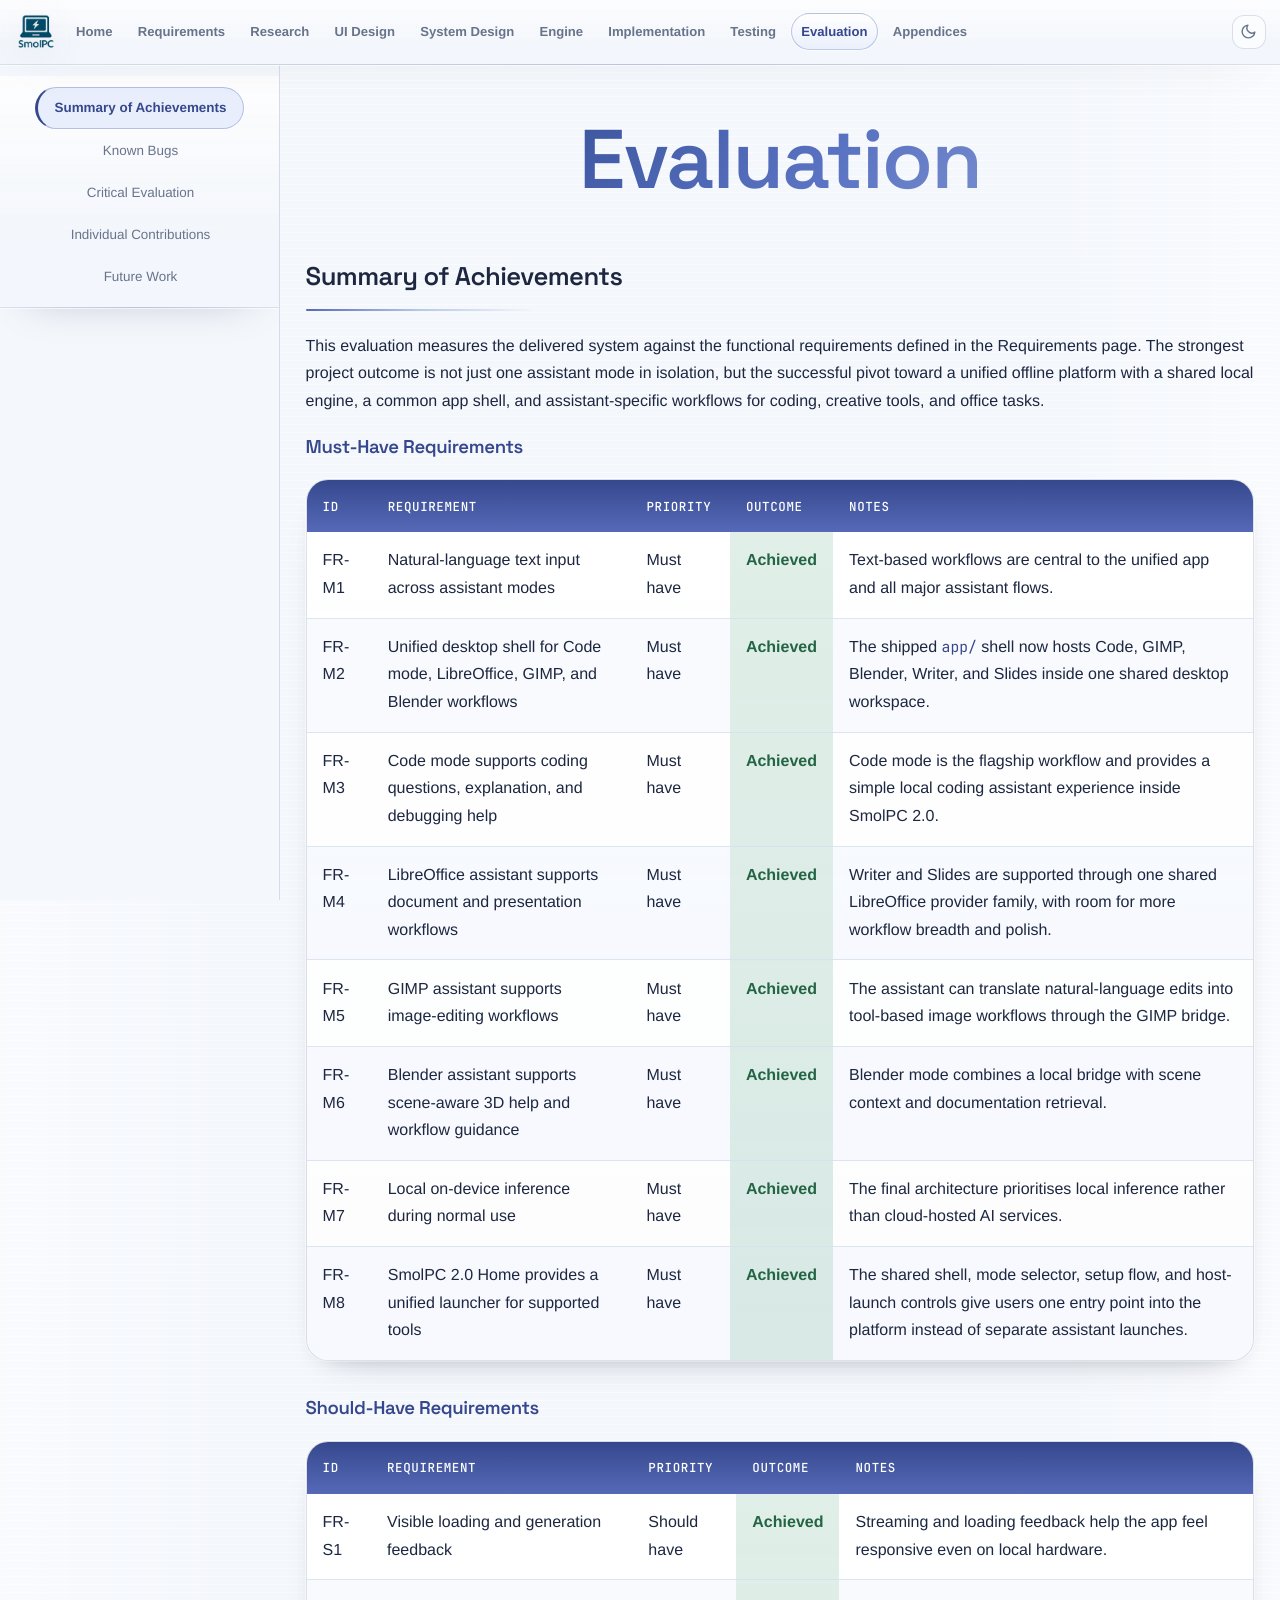
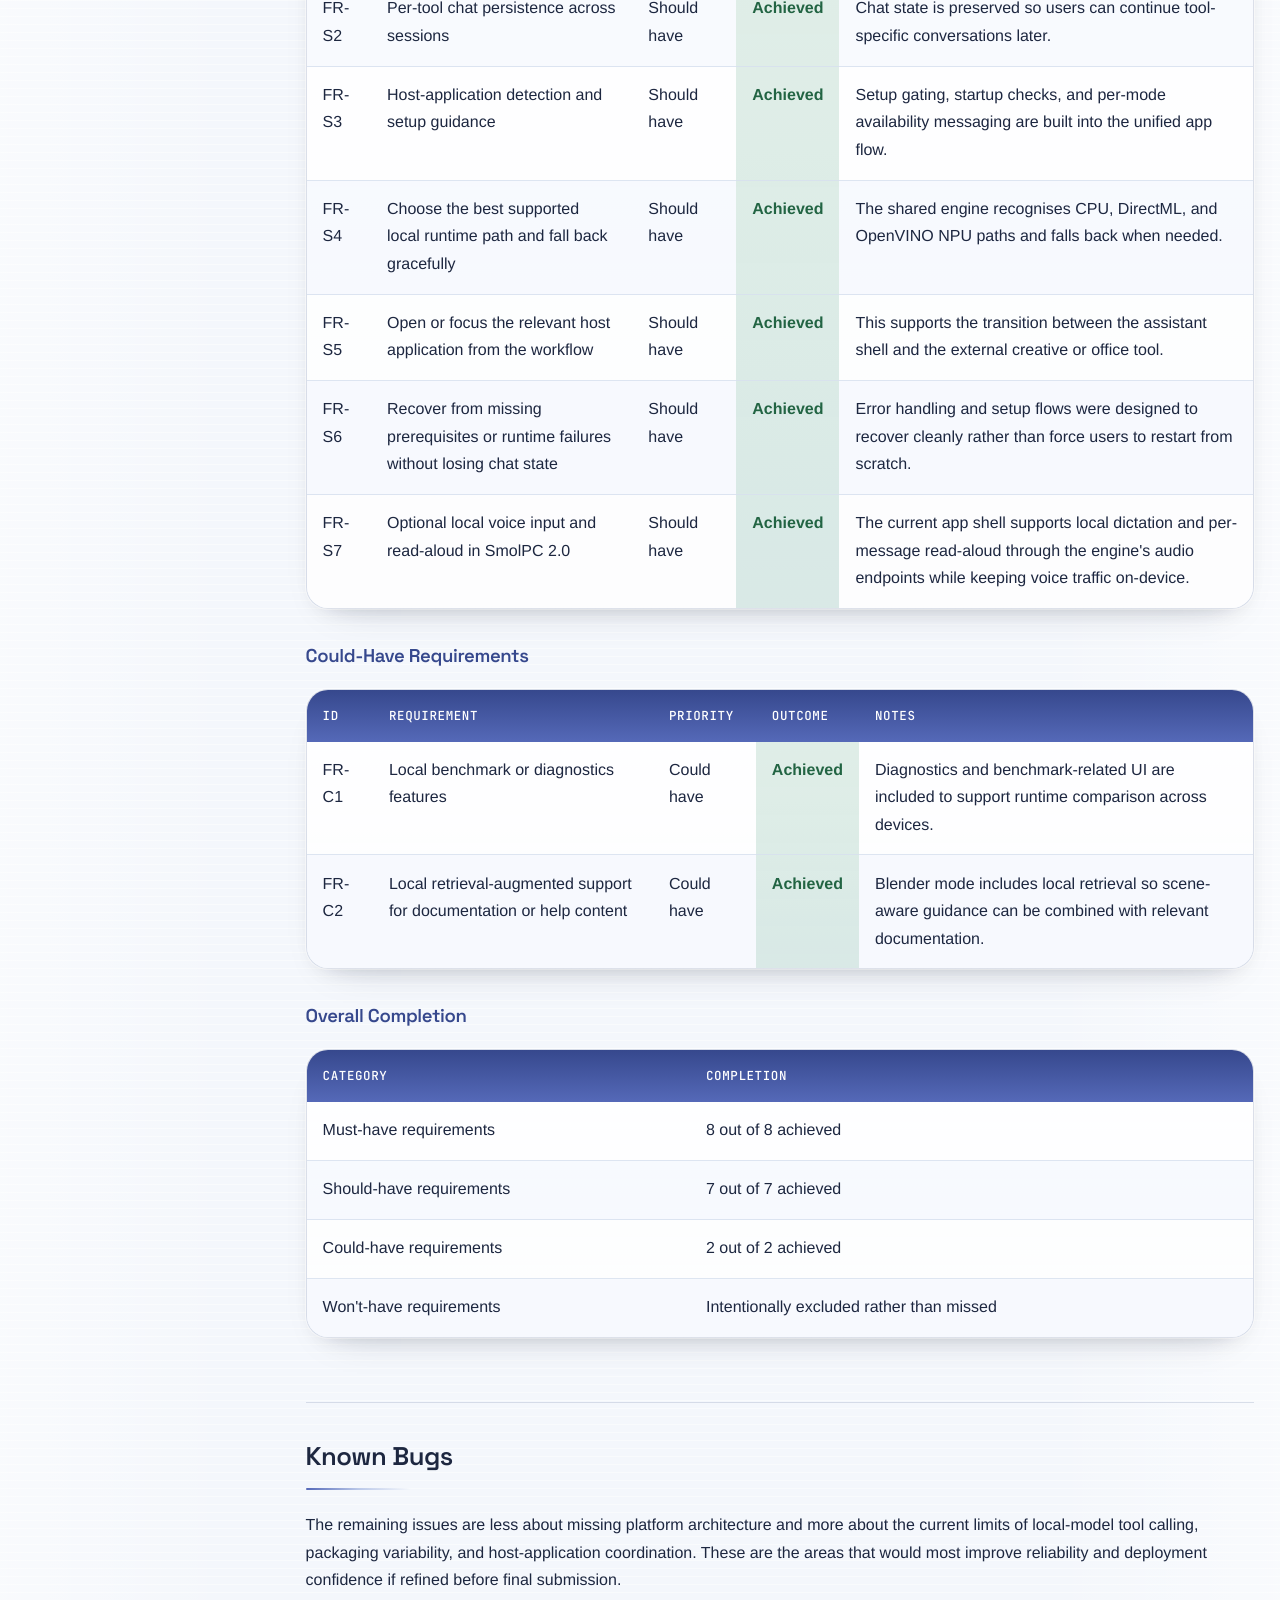
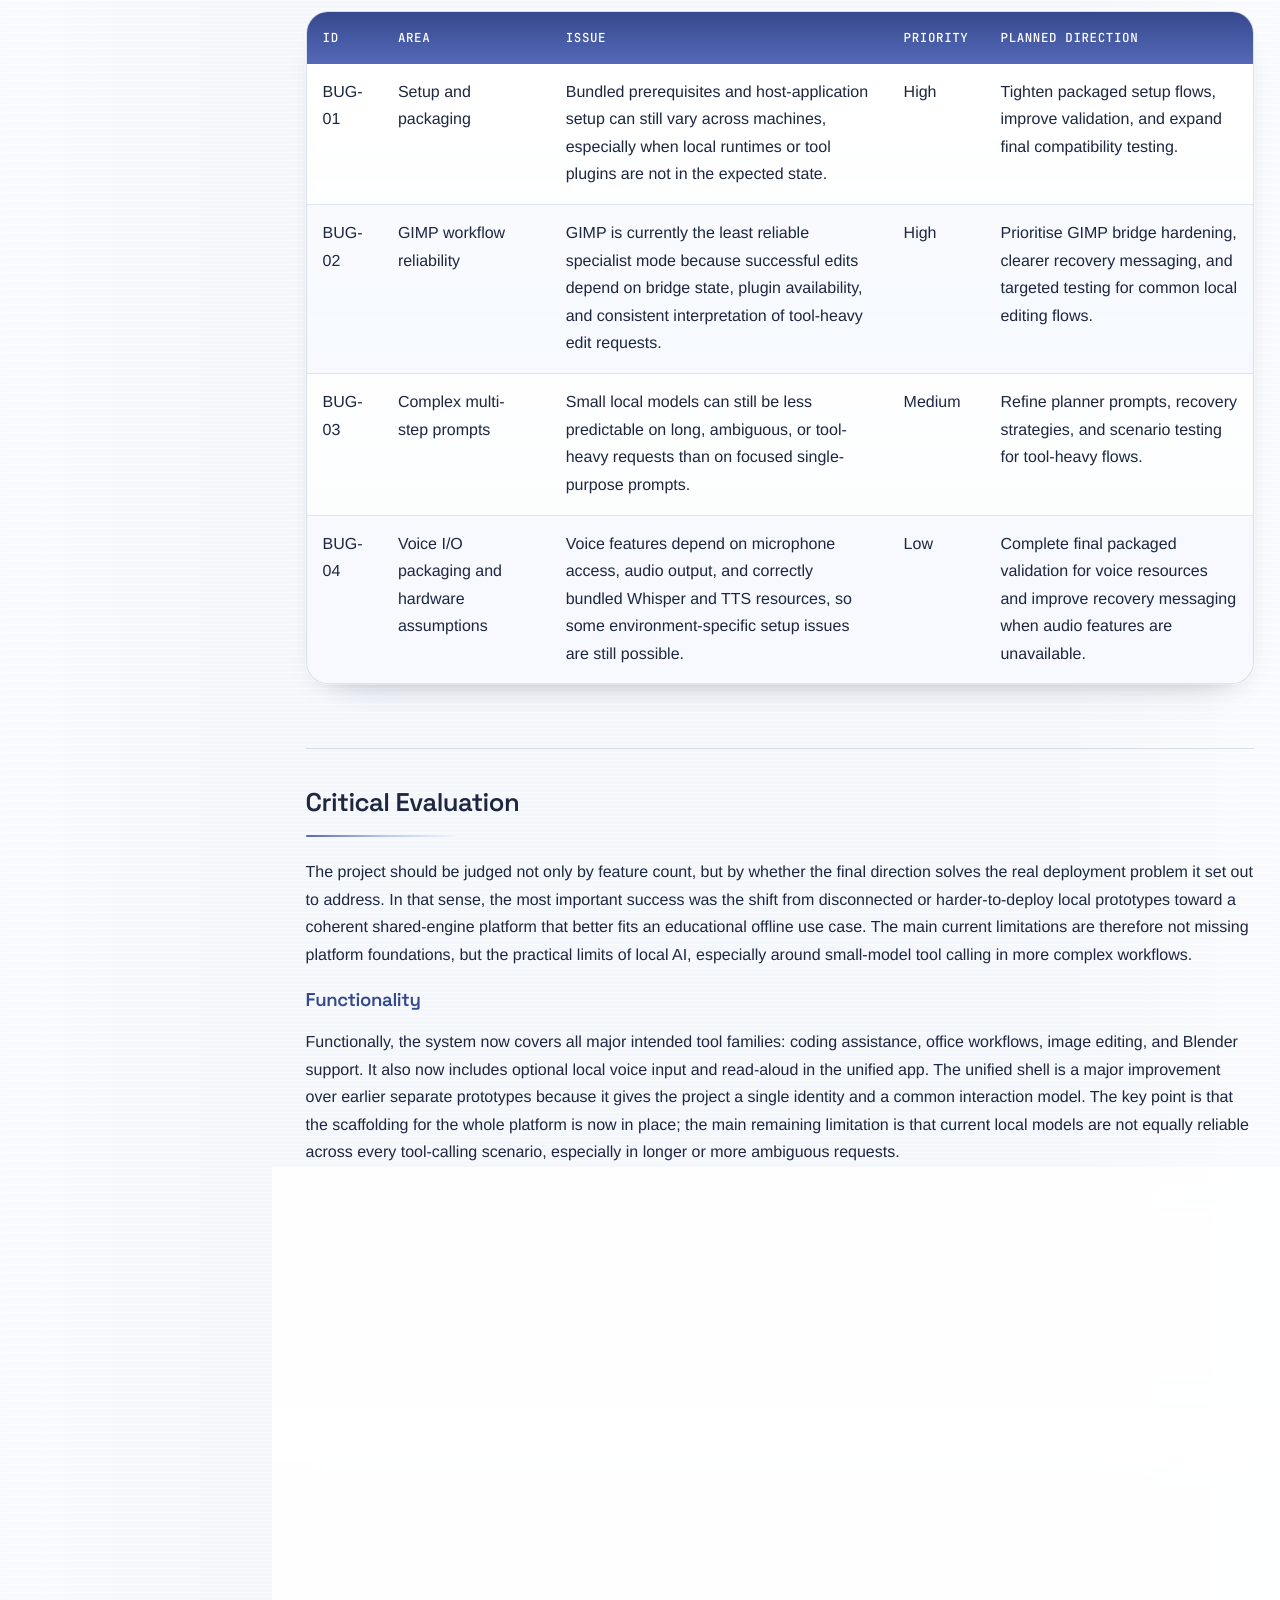
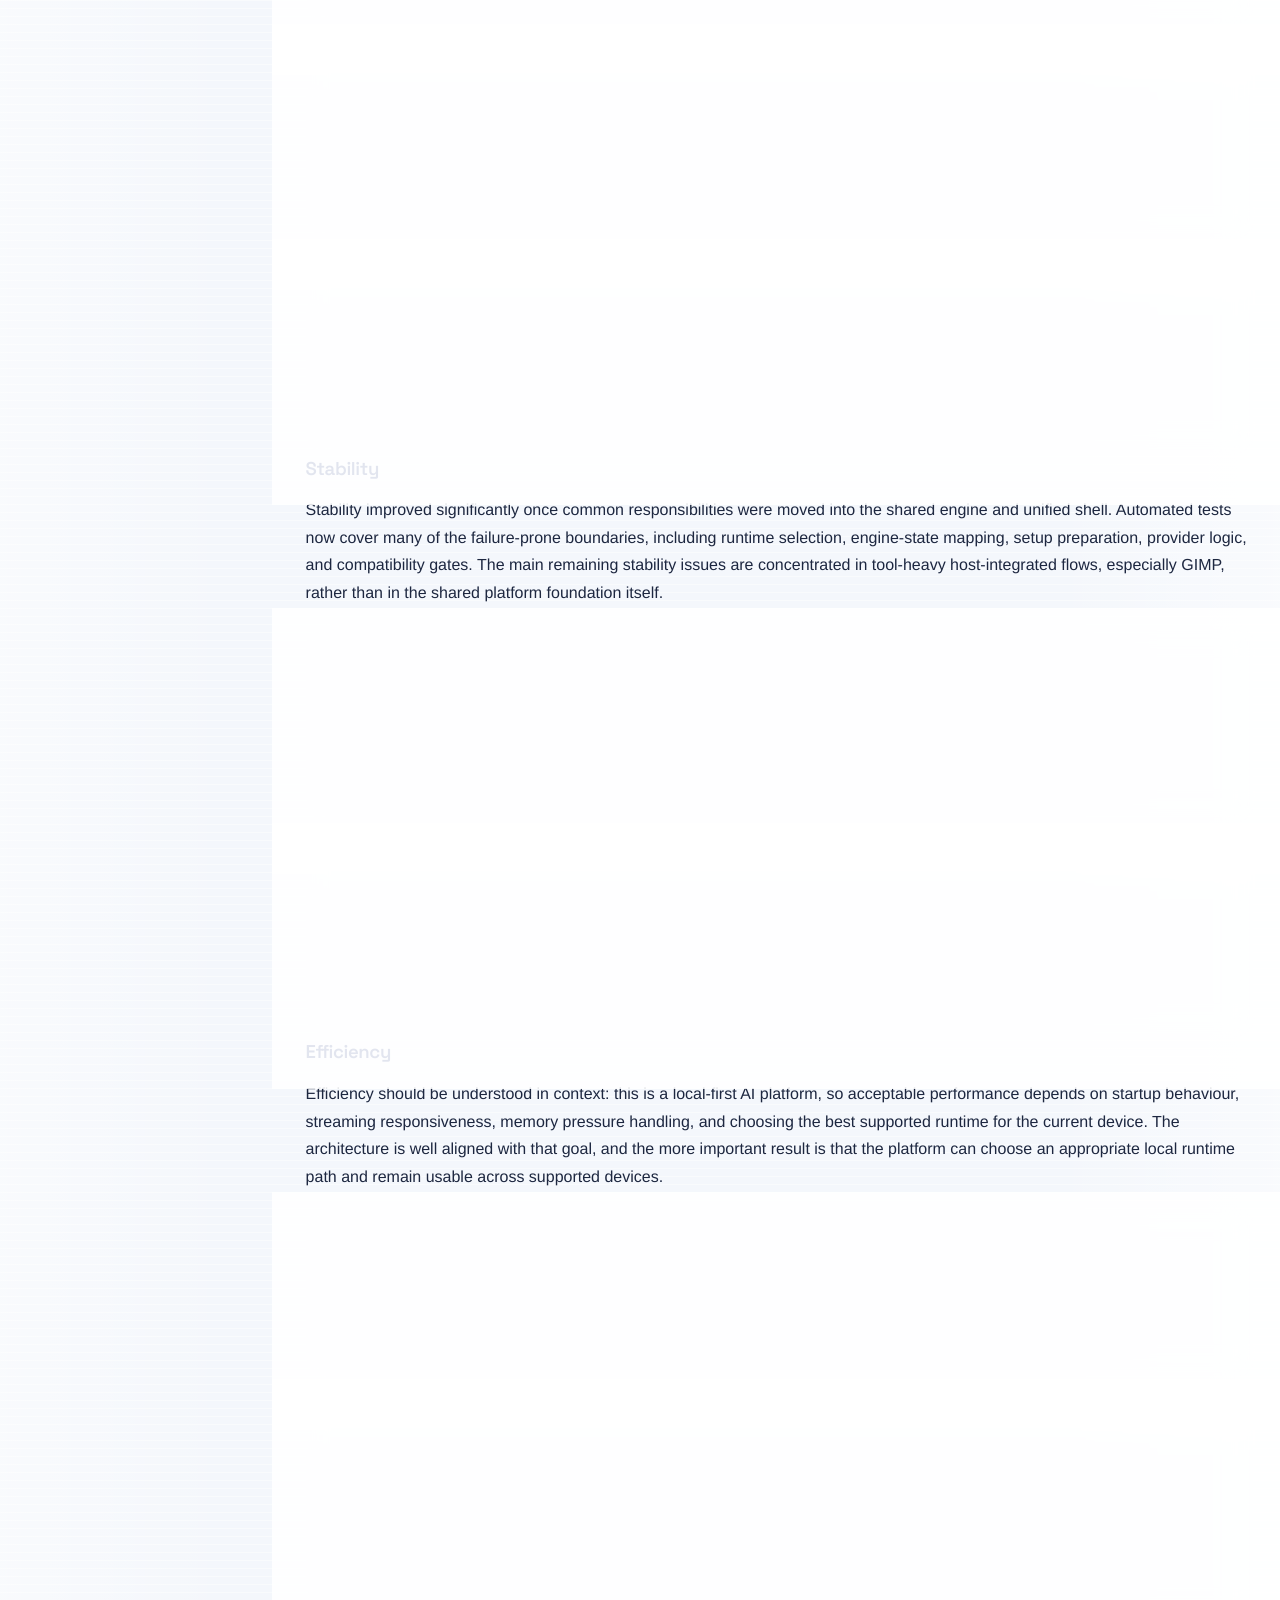
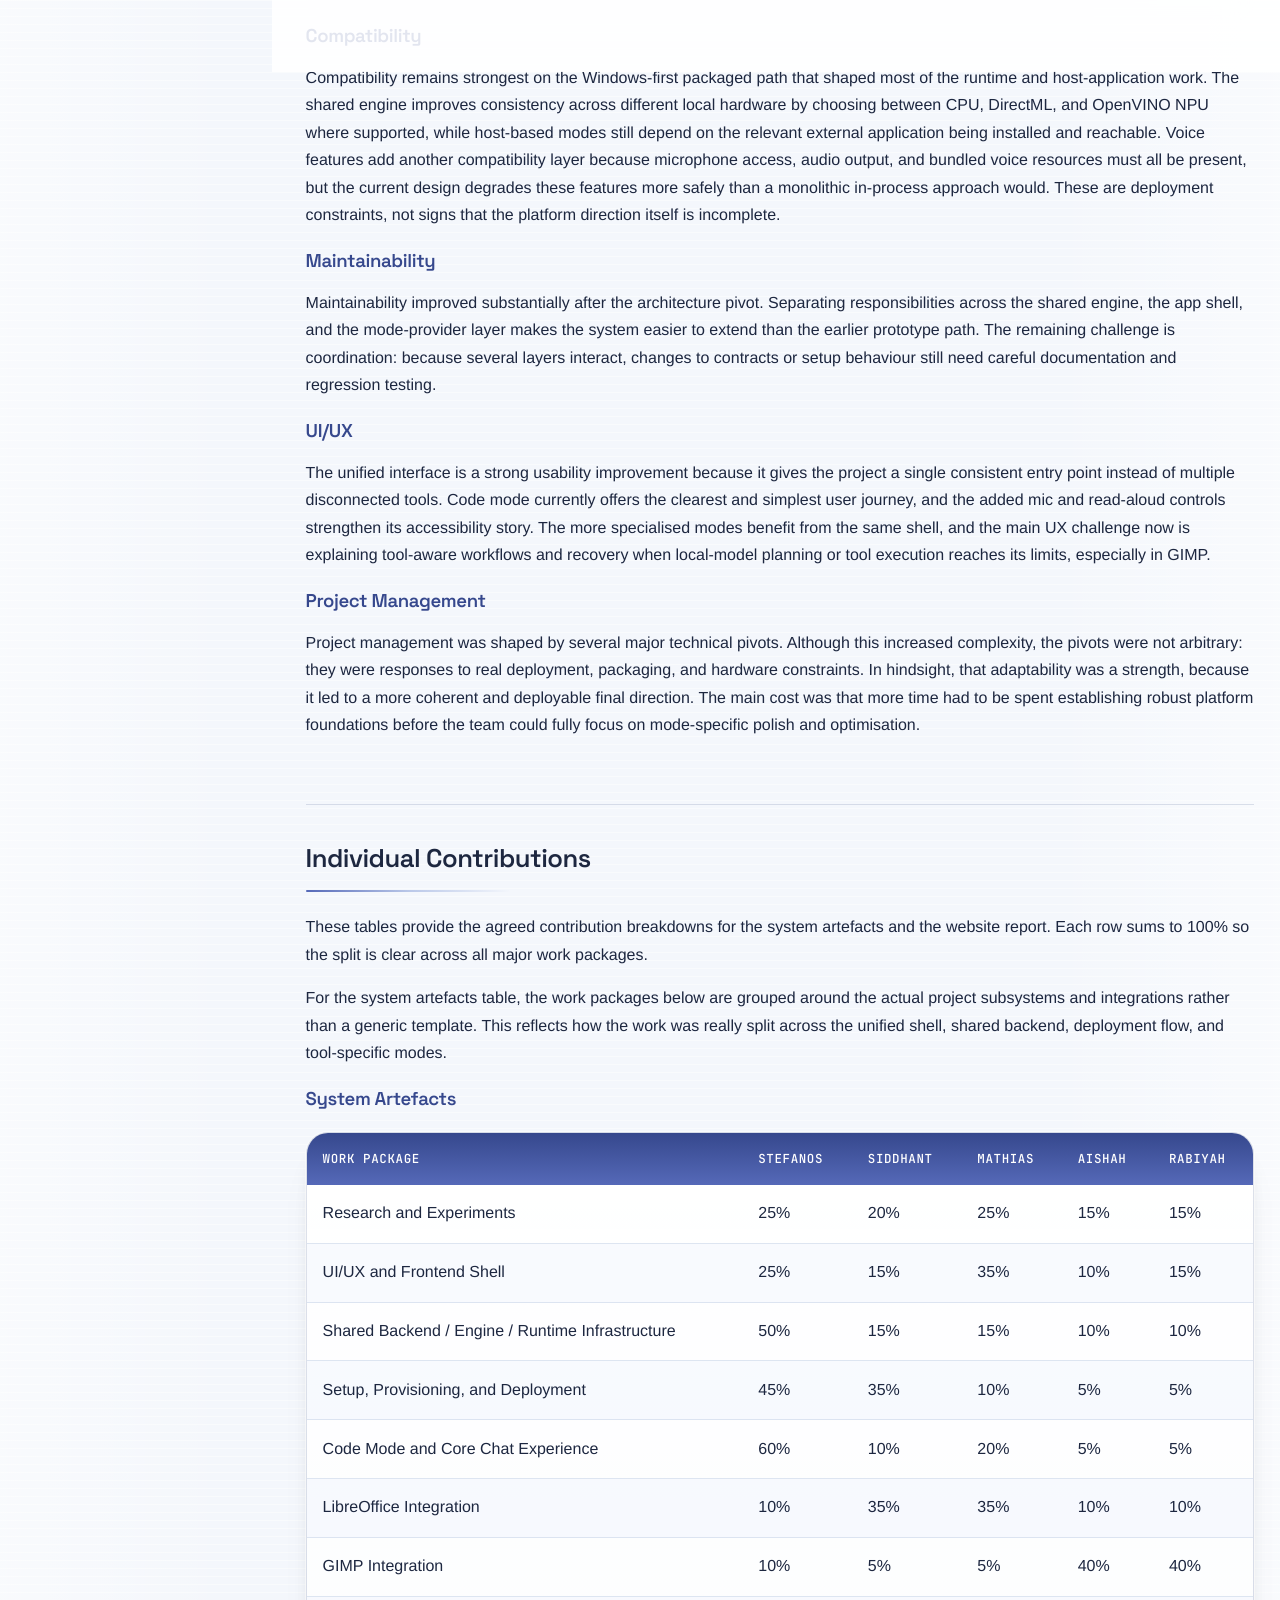
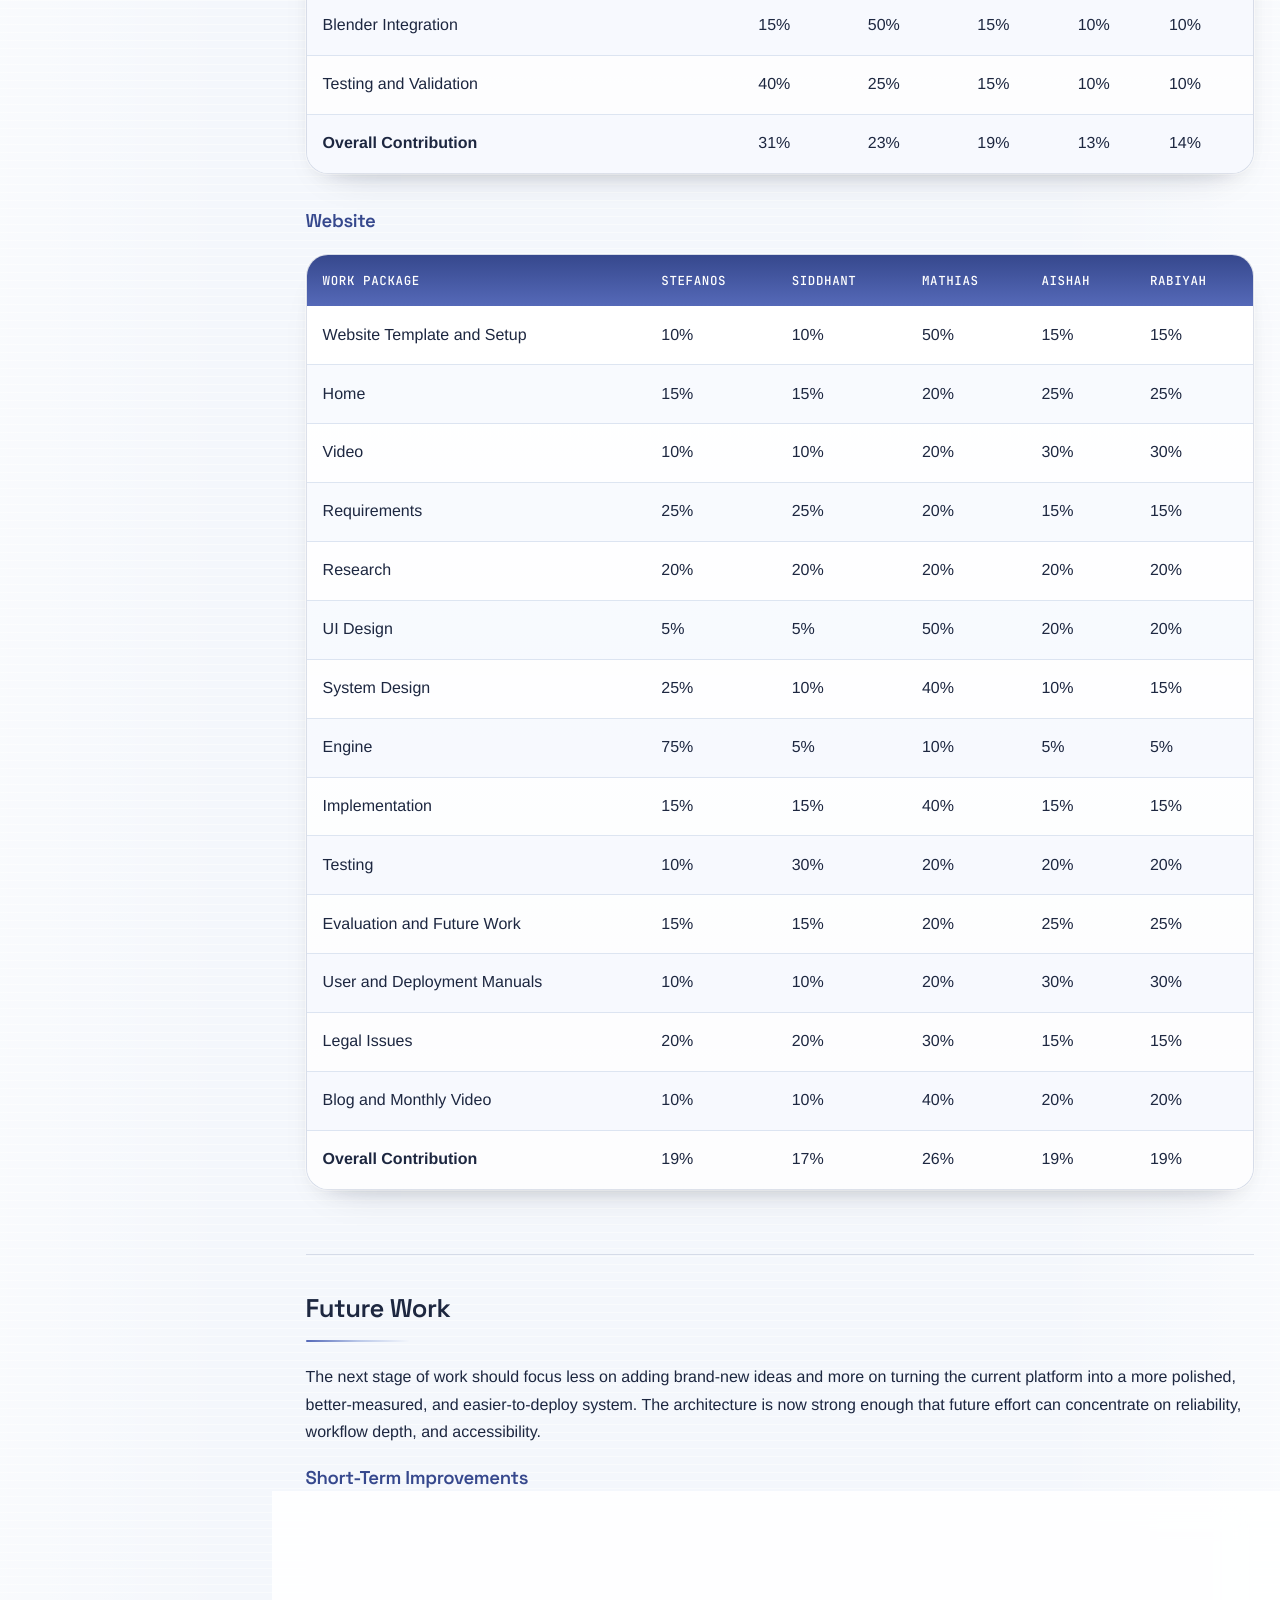
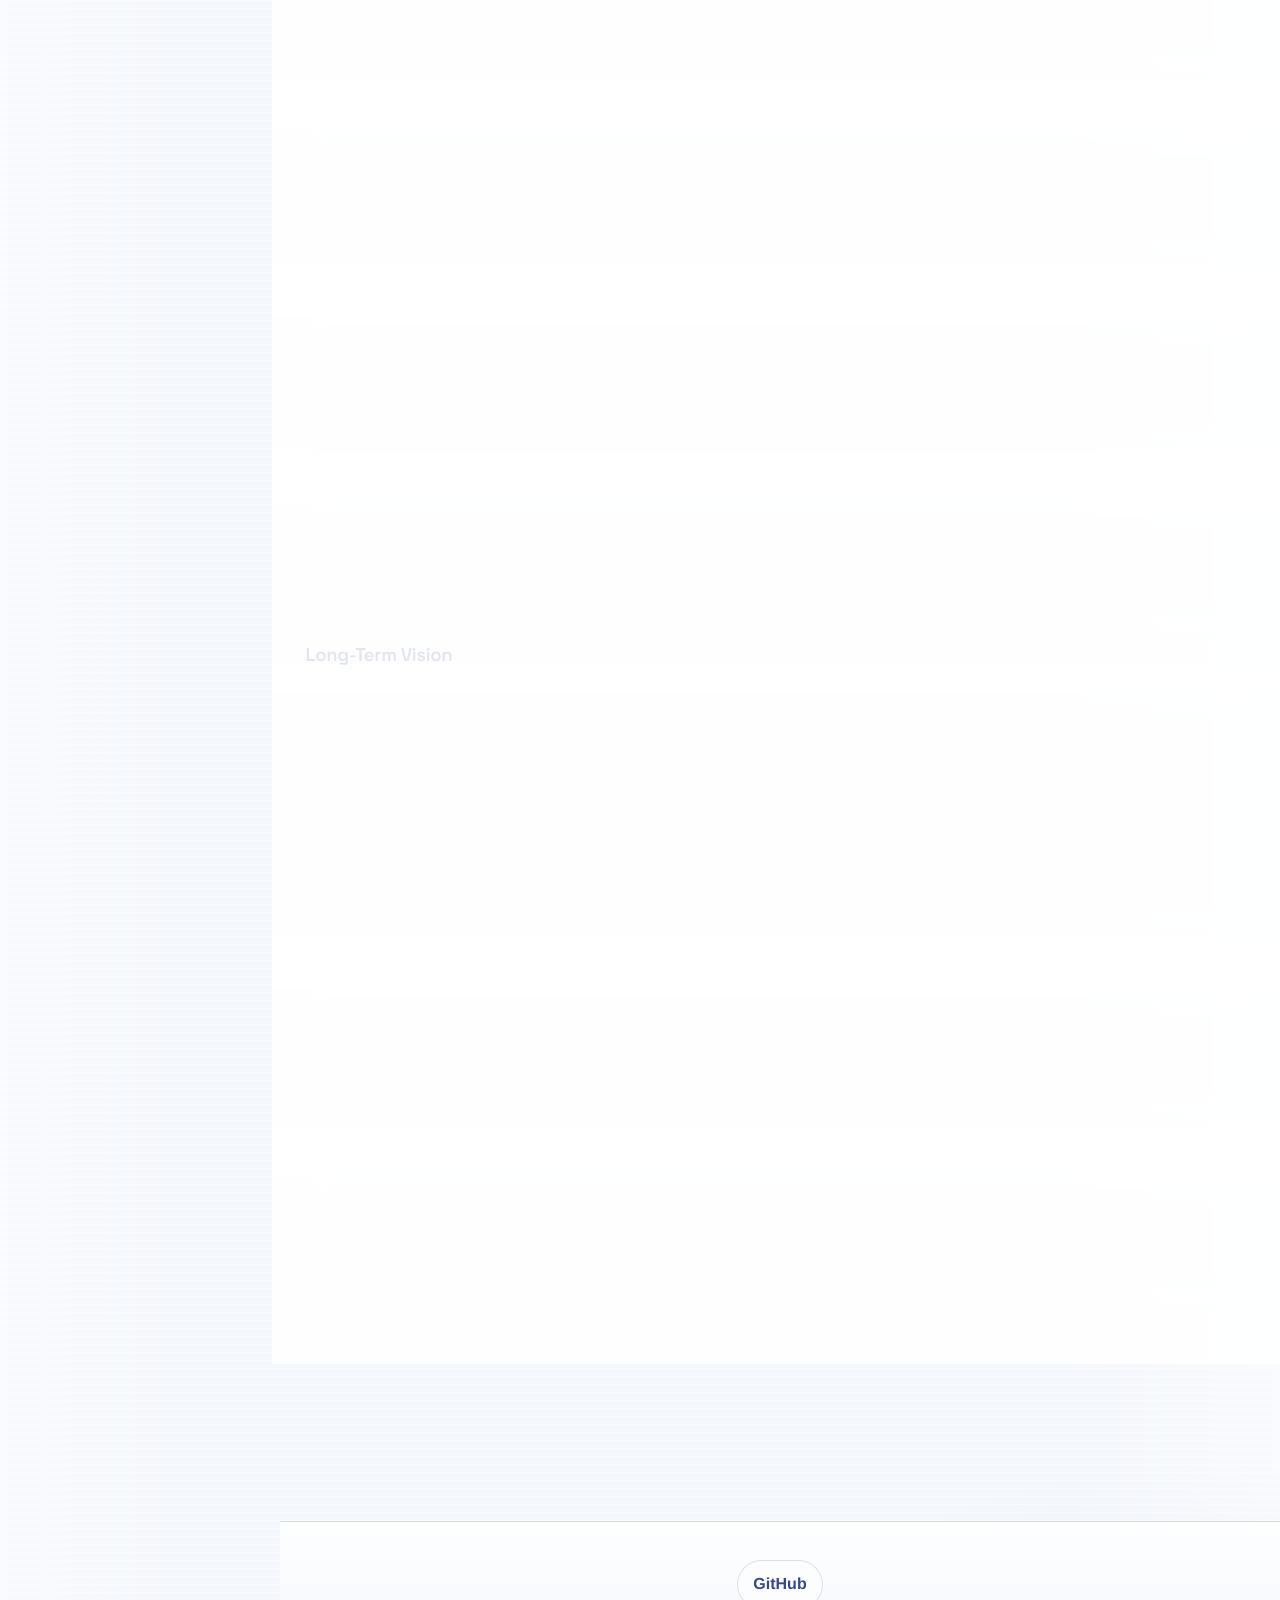
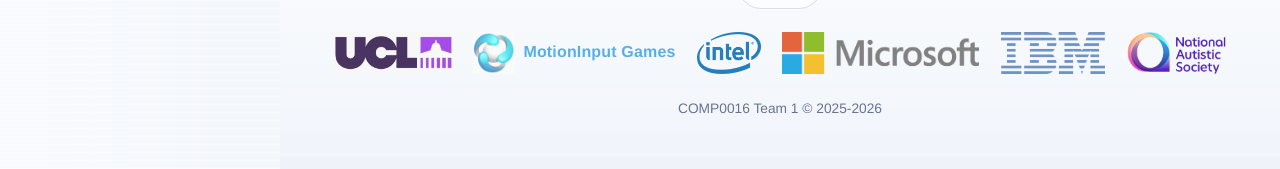
<file: evaluation.html>
<!DOCTYPE html>
<html>
<head>
  <meta name="viewport" content="width=device-width, initial-scale=1">
  <title>Evaluation</title>
  <link rel="stylesheet" href="css/style.css">
  <script>if(localStorage.getItem('theme')==='dark')document.documentElement.setAttribute('data-theme','dark')</script>
</head>
<body>
  <nav>
    <a href="index.html" class="nav-logo"> <img src="assets/images/smolpc.png" alt="SmolPC 2.0"> </a>
    <div class="nav-item"><a href="index.html">Home</a><div class="nav-dropdown"><a href="index.html#abstract">Abstract</a><a href="index.html#video">Video</a><a href="index.html#team">Team Members</a><a href="index.html#gantt">Project Timeline</a></div></div>
    <div class="nav-item"><a href="requirements.html">Requirements</a><div class="nav-dropdown"><a href="requirements.html#partner">Partner Introduction</a><a href="requirements.html#background">Background</a><a href="requirements.html#goals">Project Goals</a><a href="requirements.html#gathering">Requirements Gathering</a><a href="requirements.html#personas">Personas</a><a href="requirements.html#use-case-diagram">Use Case Diagram</a><a href="requirements.html#moscow">MoSCoW List</a></div></div>
    <div class="nav-item"><a href="research.html">Research</a><div class="nav-dropdown"><a href="research.html#requirements-discovery">Requirements Discovery</a><a href="research.html#related-projects">Related Projects</a><a href="research.html#technology-review">Technology Review</a><a href="research.html#summary">Summary</a><a href="research.html#consent-forms">Consent Forms</a></div></div>
    <div class="nav-item"><a href="ui.html">UI Design</a><div class="nav-dropdown"><a href="ui.html#design-principles">Design Principles</a><a href="ui.html#unified-shell">Shared Shell</a><a href="ui.html#shared-wireframe">Wireframe</a><a href="ui.html#mode-adaptations">Mode Adaptations</a><a href="ui.html#artefacts">Artefacts</a></div></div>
    <div class="nav-item"><a href="system.html">System Design</a><div class="nav-dropdown"><a href="system.html#architecture">Architecture</a><a href="system.html#sequence-diagrams">Sequence Diagrams</a><a href="system.html#data-storage">Data Storage</a><a href="system.html#design-patterns">Design Patterns</a><a href="system.html#packages-apis">Packages &amp; APIs</a></div></div>
    <div class="nav-item"><a href="engine.html">Engine</a><div class="nav-dropdown"><a href="engine.html#overview">Overview</a><a href="engine.html#crate-architecture">Crate Architecture</a><a href="engine.html#hardware-detection">Hardware &amp; Backend Selection</a><a href="engine.html#inference-backends">Inference Backends</a><a href="engine.html#lifecycle">Engine Lifecycle</a><a href="engine.html#api">API Surface</a><a href="engine.html#voice-audio">Voice &amp; Audio</a><a href="engine.html#challenges">Challenges &amp; Decisions</a></div></div>
    <div class="nav-item"><a href="implementation.html">Implementation</a><div class="nav-dropdown"><a href="implementation.html#overview">Overview</a><a href="implementation.html#shared-infrastructure">Shared Infrastructure</a><a href="implementation.html#unified-shell">Unified Shell</a><a href="implementation.html#codehelper">CodeHelper</a><a href="implementation.html#gimp">GIMP</a><a href="implementation.html#blender">Blender</a><a href="implementation.html#libreoffice">LibreOffice</a></div></div>
    <div class="nav-item"><a href="testing.html">Testing</a><div class="nav-dropdown"><a href="testing.html#strategy">Strategy</a><a href="testing.html#unit-testing">Unit Testing</a><a href="testing.html#integration-testing">Integration Testing</a><a href="testing.html#prompt-testing">Prompt Testing</a><a href="testing.html#compatibility-testing">Compatibility</a><a href="testing.html#performance-testing">Performance</a><a href="testing.html#uat">User Acceptance</a></div></div>
    <div class="nav-item"><a href="evaluation.html">Evaluation</a><div class="nav-dropdown"><a href="evaluation.html#achievements">Achievements</a><a href="evaluation.html#bugs">Known Bugs</a><a href="evaluation.html#critical-evaluation">Critical Evaluation</a><a href="evaluation.html#contributions">Contributions</a><a href="evaluation.html#future-work">Future Work</a></div></div>
    <div class="nav-item"><a href="appendices.html">Appendices</a><div class="nav-dropdown"><a href="appendices.html#user-manual">User Manual</a><a href="appendices.html#deployment-manual">Deployment Manual</a><a href="appendices.html#gdpr">GDPR</a><a href="appendices.html#license">License</a><a href="appendices.html#blog">Blog</a><a href="appendices.html#monthly-videos">Monthly Videos</a></div></div>
    <button class="theme-toggle" aria-label="Toggle dark mode" title="Toggle dark mode"><svg class="icon-sun" width="18" height="18" viewBox="0 0 24 24" fill="none" stroke="currentColor" stroke-width="2" stroke-linecap="round" stroke-linejoin="round"><circle cx="12" cy="12" r="5"/><line x1="12" y1="1" x2="12" y2="3"/><line x1="12" y1="21" x2="12" y2="23"/><line x1="4.22" y1="4.22" x2="5.64" y2="5.64"/><line x1="18.36" y1="18.36" x2="19.78" y2="19.78"/><line x1="1" y1="12" x2="3" y2="12"/><line x1="21" y1="12" x2="23" y2="12"/><line x1="4.22" y1="19.78" x2="5.64" y2="18.36"/><line x1="18.36" y1="5.64" x2="19.78" y2="4.22"/></svg><svg class="icon-moon" width="18" height="18" viewBox="0 0 24 24" fill="none" stroke="currentColor" stroke-width="2" stroke-linecap="round" stroke-linejoin="round"><path d="M21 12.79A9 9 0 1 1 11.21 3 7 7 0 0 0 21 12.79z"/></svg></button>
  </nav>

  <!-- contents -->
  <main>

    <h1>Evaluation</h1>

    <section id="achievements">
      <h2>Summary of Achievements</h2>
      <p>
        This evaluation measures the delivered system against the functional requirements defined in the
        Requirements page. The strongest project outcome is not just one assistant mode in isolation, but
        the successful pivot toward a unified offline platform with a shared local engine, a common app
        shell, and assistant-specific workflows for coding, creative tools, and office tasks.
      </p>

      <h3>Must-Have Requirements</h3>
      <table>
        <thead>
          <tr>
            <th>ID</th>
            <th>Requirement</th>
            <th>Priority</th>
            <th>Outcome</th>
            <th>Notes</th>
          </tr>
        </thead>
        <tbody>
          <tr>
            <td>FR-M1</td>
            <td>Natural-language text input across assistant modes</td>
            <td>Must have</td>
            <td class="yes">Achieved</td>
            <td>Text-based workflows are central to the unified app and all major assistant flows.</td>
          </tr>
          <tr>
            <td>FR-M2</td>
            <td>Unified desktop shell for Code mode, LibreOffice, GIMP, and Blender workflows</td>
            <td>Must have</td>
            <td class="yes">Achieved</td>
            <td>The shipped <code>app/</code> shell now hosts Code, GIMP, Blender, Writer, and Slides inside one shared desktop workspace.</td>
          </tr>
          <tr>
            <td>FR-M3</td>
            <td>Code mode supports coding questions, explanation, and debugging help</td>
            <td>Must have</td>
            <td class="yes">Achieved</td>
            <td>Code mode is the flagship workflow and provides a simple local coding assistant experience inside SmolPC 2.0.</td>
          </tr>
          <tr>
            <td>FR-M4</td>
            <td>LibreOffice assistant supports document and presentation workflows</td>
            <td>Must have</td>
            <td class="yes">Achieved</td>
            <td>Writer and Slides are supported through one shared LibreOffice provider family, with room for more workflow breadth and polish.</td>
          </tr>
          <tr>
            <td>FR-M5</td>
            <td>GIMP assistant supports image-editing workflows</td>
            <td>Must have</td>
            <td class="yes">Achieved</td>
            <td>The assistant can translate natural-language edits into tool-based image workflows through the GIMP bridge.</td>
          </tr>
          <tr>
            <td>FR-M6</td>
            <td>Blender assistant supports scene-aware 3D help and workflow guidance</td>
            <td>Must have</td>
            <td class="yes">Achieved</td>
            <td>Blender mode combines a local bridge with scene context and documentation retrieval.</td>
          </tr>
          <tr>
            <td>FR-M7</td>
            <td>Local on-device inference during normal use</td>
            <td>Must have</td>
            <td class="yes">Achieved</td>
            <td>The final architecture prioritises local inference rather than cloud-hosted AI services.</td>
          </tr>
          <tr>
            <td>FR-M8</td>
            <td>SmolPC 2.0 Home provides a unified launcher for supported tools</td>
            <td>Must have</td>
            <td class="yes">Achieved</td>
            <td>The shared shell, mode selector, setup flow, and host-launch controls give users one entry point into the platform instead of separate assistant launches.</td>
          </tr>
        </tbody>
      </table>

      <h3>Should-Have Requirements</h3>
      <table>
        <thead>
          <tr>
            <th>ID</th>
            <th>Requirement</th>
            <th>Priority</th>
            <th>Outcome</th>
            <th>Notes</th>
          </tr>
        </thead>
        <tbody>
          <tr>
            <td>FR-S1</td>
            <td>Visible loading and generation feedback</td>
            <td>Should have</td>
            <td class="yes">Achieved</td>
            <td>Streaming and loading feedback help the app feel responsive even on local hardware.</td>
          </tr>
          <tr>
            <td>FR-S2</td>
            <td>Per-tool chat persistence across sessions</td>
            <td>Should have</td>
            <td class="yes">Achieved</td>
            <td>Chat state is preserved so users can continue tool-specific conversations later.</td>
          </tr>
          <tr>
            <td>FR-S3</td>
            <td>Host-application detection and setup guidance</td>
            <td>Should have</td>
            <td class="yes">Achieved</td>
            <td>Setup gating, startup checks, and per-mode availability messaging are built into the unified app flow.</td>
          </tr>
          <tr>
            <td>FR-S4</td>
            <td>Choose the best supported local runtime path and fall back gracefully</td>
            <td>Should have</td>
            <td class="yes">Achieved</td>
            <td>The shared engine recognises CPU, DirectML, and OpenVINO NPU paths and falls back when needed.</td>
          </tr>
          <tr>
            <td>FR-S5</td>
            <td>Open or focus the relevant host application from the workflow</td>
            <td>Should have</td>
            <td class="yes">Achieved</td>
            <td>This supports the transition between the assistant shell and the external creative or office tool.</td>
          </tr>
          <tr>
            <td>FR-S6</td>
            <td>Recover from missing prerequisites or runtime failures without losing chat state</td>
            <td>Should have</td>
            <td class="yes">Achieved</td>
            <td>Error handling and setup flows were designed to recover cleanly rather than force users to restart from scratch.</td>
          </tr>
          <tr>
            <td>FR-S7</td>
            <td>Optional local voice input and read-aloud in SmolPC 2.0</td>
            <td>Should have</td>
            <td class="yes">Achieved</td>
            <td>The current app shell supports local dictation and per-message read-aloud through the engine&apos;s audio endpoints while keeping voice traffic on-device.</td>
          </tr>
        </tbody>
      </table>

      <h3>Could-Have Requirements</h3>
      <table>
        <thead>
          <tr>
            <th>ID</th>
            <th>Requirement</th>
            <th>Priority</th>
            <th>Outcome</th>
            <th>Notes</th>
          </tr>
        </thead>
        <tbody>
          <tr>
            <td>FR-C1</td>
            <td>Local benchmark or diagnostics features</td>
            <td>Could have</td>
            <td class="yes">Achieved</td>
            <td>Diagnostics and benchmark-related UI are included to support runtime comparison across devices.</td>
          </tr>
          <tr>
            <td>FR-C2</td>
            <td>Local retrieval-augmented support for documentation or help content</td>
            <td>Could have</td>
            <td class="yes">Achieved</td>
            <td>Blender mode includes local retrieval so scene-aware guidance can be combined with relevant documentation.</td>
          </tr>
        </tbody>
      </table>

      <h3>Overall Completion</h3>
      <table>
        <thead>
          <tr>
            <th>Category</th>
            <th>Completion</th>
          </tr>
        </thead>
        <tbody>
          <tr>
            <td>Must-have requirements</td>
            <td>8 out of 8 achieved</td>
          </tr>
          <tr>
            <td>Should-have requirements</td>
            <td>7 out of 7 achieved</td>
          </tr>
          <tr>
            <td>Could-have requirements</td>
            <td>2 out of 2 achieved</td>
          </tr>
          <tr>
            <td>Won&apos;t-have requirements</td>
            <td>Intentionally excluded rather than missed</td>
          </tr>
        </tbody>
      </table>

    </section>

    <section id="bugs">
      <h2>Known Bugs</h2>
      <p>
        The remaining issues are less about missing platform architecture and more about the current
        limits of local-model tool calling, packaging variability, and host-application coordination.
        These are the areas that would most improve reliability and deployment confidence if refined
        before final submission.
      </p>
      <table>
        <thead>
          <tr>
            <th>ID</th>
            <th>Area</th>
            <th>Issue</th>
            <th>Priority</th>
            <th>Planned Direction</th>
          </tr>
        </thead>
        <tbody>
          <tr>
            <td>BUG-01</td>
            <td>Setup and packaging</td>
            <td>Bundled prerequisites and host-application setup can still vary across machines, especially when local runtimes or tool plugins are not in the expected state.</td>
            <td>High</td>
            <td>Tighten packaged setup flows, improve validation, and expand final compatibility testing.</td>
          </tr>
          <tr>
            <td>BUG-02</td>
            <td>GIMP workflow reliability</td>
            <td>GIMP is currently the least reliable specialist mode because successful edits depend on bridge state, plugin availability, and consistent interpretation of tool-heavy edit requests.</td>
            <td>High</td>
            <td>Prioritise GIMP bridge hardening, clearer recovery messaging, and targeted testing for common local editing flows.</td>
          </tr>
          <tr>
            <td>BUG-03</td>
            <td>Complex multi-step prompts</td>
            <td>Small local models can still be less predictable on long, ambiguous, or tool-heavy requests than on focused single-purpose prompts.</td>
            <td>Medium</td>
            <td>Refine planner prompts, recovery strategies, and scenario testing for tool-heavy flows.</td>
          </tr>
          <tr>
            <td>BUG-04</td>
            <td>Voice I/O packaging and hardware assumptions</td>
            <td>Voice features depend on microphone access, audio output, and correctly bundled Whisper and TTS resources, so some environment-specific setup issues are still possible.</td>
            <td>Low</td>
            <td>Complete final packaged validation for voice resources and improve recovery messaging when audio features are unavailable.</td>
          </tr>
        </tbody>
      </table>
    </section>

    <section id="critical-evaluation">
      <h2>Critical Evaluation</h2>
      <p>
        The project should be judged not only by feature count, but by whether the final direction
        solves the real deployment problem it set out to address. In that sense, the most important
        success was the shift from disconnected or harder-to-deploy local prototypes toward a coherent
        shared-engine platform that better fits an educational offline use case. The main current
        limitations are therefore not missing platform foundations, but the practical limits of local
        AI, especially around small-model tool calling in more complex workflows.
      </p>

      <h3>Functionality</h3>
      <p>
        Functionally, the system now covers all major intended tool families: coding assistance,
        office workflows, image editing, and Blender support. It also now includes optional local voice
        input and read-aloud in the unified app. The unified shell is a major improvement
        over earlier separate prototypes because it gives the project a single identity and a common
        interaction model. The key point is that the scaffolding for the whole platform is now in
        place; the main remaining limitation is that current local models are not equally reliable
        across every tool-calling scenario, especially in longer or more ambiguous requests.
      </p>
      <div class="card">
        <h3>Code Mode</h3>
        <p>
          Code mode succeeds as a simple local coding assistant and is the clearest expression of the
          platform&apos;s offline-first goal. Its current simplicity is also part of its strength: it is a
          reliable, deployable local interface for coding help. Richer project-context integration
          remains useful future work, but it is not the main current limitation of the platform. The
          addition of local voice input and read-aloud also strengthens the accessibility story of the
          wider SmolPC 2.0 platform.
        </p>
      </div>
      <div class="card">
        <h3>LibreOffice Assistant</h3>
        <p>
          The office modes are valuable because they preserve the original educational productivity
          motivation of SmolPC, and they show that structured document workflows can be driven locally.
          Their current ceiling is mainly the planning depth that can be expected from compact local
          models in more complex multi-step actions, rather than a gap in the shared platform itself.
        </p>
      </div>
      <div class="card">
        <h3>GIMP Assistant</h3>
        <p>
          GIMP mode shows the value of tool-aware editing rather than generic chat, but it is currently
          the clearest shortcoming in the platform. The combination of bridge reliability, host-state
          dependence, and tool-heavy edit planning makes it the most sensitive to both environment issues
          and the present limits of small local models.
        </p>
      </div>
      <div class="card">
        <h3>Blender Assistant</h3>
        <p>
          Blender mode is particularly strong conceptually because it combines scene awareness with local
          retrieval. It demonstrates how a specialist assistant can do more than answer generic questions,
          though ambitious scene-aware workflows are still bounded by the reliability of local tool
          orchestration and model planning.
        </p>
      </div>

      <h3>Stability</h3>
      <p>
        Stability improved significantly once common responsibilities were moved into the shared engine
        and unified shell. Automated tests now cover many of the failure-prone boundaries, including
        runtime selection, engine-state mapping, setup preparation, provider logic, and compatibility
        gates. The main remaining stability issues are concentrated in tool-heavy host-integrated flows,
        especially GIMP, rather than in the shared platform foundation itself.
      </p>
      <div class="card">
        <h3>Shared Engine and App Shell</h3>
        <p>
          Centralising startup, runtime choice, and model orchestration made the platform easier to
          reason about and test. Keeping speech-to-text inside the engine while isolating text-to-speech
          in a detached sidecar also reduces the blast radius of voice-specific failures. This
          architectural consolidation is one of the strongest technical
          decisions in the whole project.
        </p>
      </div>
      <div class="card">
        <h3>Host-Integrated Modes</h3>
        <p>
          The host-integrated modes are naturally more sensitive to external application state and bridge
          setup than pure text chat. In practice, the main stability concern is not the unified shell but
          the reliability of tool execution and recovery in app-specific workflows, with GIMP currently
          the strongest example.
        </p>
      </div>

      <h3>Efficiency</h3>
      <p>
        Efficiency should be understood in context: this is a local-first AI platform, so acceptable
        performance depends on startup behaviour, streaming responsiveness, memory pressure handling, and
        choosing the best supported runtime for the current device. The architecture is well aligned with
        that goal, and the more important result is that the platform can choose an appropriate local
        runtime path and remain usable across supported devices.
      </p>
      <div class="card">
        <h3>Runtime Selection</h3>
        <p>
          The move to hardware-aware runtime selection is a major improvement over a fixed local stack.
          It allows the system to aim for the best supported local performance rather than assuming one
          narrow hardware profile.
        </p>
      </div>
      <div class="card">
        <h3>Model Trade-Offs</h3>
        <p>
          The platform demonstrates a realistic trade-off between model quality, responsiveness, and
          device capability. The main current ceiling is not whether the architecture works, but how much
          tool-calling reliability can be extracted from small local models. Stronger local baselines
          improve consistency across the wider set of assistant modes, while smaller models remain useful
          as fallback options.
        </p>
      </div>

      <h3>Compatibility</h3>
      <p>
        Compatibility remains strongest on the Windows-first packaged path that shaped most of the
        runtime and host-application work. The shared engine improves consistency across different local
        hardware by choosing between CPU, DirectML, and OpenVINO NPU where supported, while host-based
        modes still depend on the relevant external application being installed and reachable. Voice
        features add another compatibility layer because microphone access, audio output, and bundled
        voice resources must all be present, but the current design degrades these features more safely
        than a monolithic in-process approach would. These are deployment constraints, not signs that
        the platform direction itself is incomplete.
      </p>

      <h3>Maintainability</h3>
      <p>
        Maintainability improved substantially after the architecture pivot. Separating responsibilities
        across the shared engine, the app shell, and the mode-provider layer makes the system easier to
        extend than the earlier prototype path. The remaining challenge is coordination: because several
        layers interact, changes to contracts or setup behaviour still need careful documentation and
        regression testing.
      </p>

      <h3>UI/UX</h3>
      <p>
        The unified interface is a strong usability improvement because it gives the project a single
        consistent entry point instead of multiple disconnected tools. Code mode currently offers the
        clearest and simplest user journey, and the added mic and read-aloud controls strengthen its
        accessibility story. The more specialised modes benefit from the same shell, and the main UX
        challenge now is explaining tool-aware workflows and recovery when local-model planning or tool
        execution reaches its limits, especially in GIMP.
      </p>

      <h3>Project Management</h3>
      <p>
        Project management was shaped by several major technical pivots. Although this increased
        complexity, the pivots were not arbitrary: they were responses to real deployment, packaging, and
        hardware constraints. In hindsight, that adaptability was a strength, because it led to a more
        coherent and deployable final direction. The main cost was that more time had to be spent
        establishing robust platform foundations before the team could fully focus on mode-specific
        polish and optimisation.
      </p>

    </section>

    <section id="contributions">
      <h2>Individual Contributions</h2>
      <p>
        These tables provide the agreed contribution breakdowns for the system artefacts and the
        website report. Each row sums to 100% so the split is clear across all major work packages.
      </p>
      <p>
        For the system artefacts table, the work packages below are grouped around the actual project
        subsystems and integrations rather than a generic template. This reflects how the work was
        really split across the unified shell, shared backend, deployment flow, and tool-specific modes.
      </p>

      <h3>System Artefacts</h3>
      <table>
        <thead>
          <tr>
            <th>Work Package</th>
            <th>Stefanos</th>
            <th>Siddhant</th>
            <th>Mathias</th>
            <th>Aishah</th>
            <th>Rabiyah</th>
          </tr>
        </thead>
        <tbody>
          <tr>
            <td>Research and Experiments</td>
            <td>25%</td>
            <td>20%</td>
            <td>25%</td>
            <td>15%</td>
            <td>15%</td>
          </tr>
          <tr>
            <td>UI/UX and Frontend Shell</td>
            <td>25%</td>
            <td>15%</td>
            <td>35%</td>
            <td>10%</td>
            <td>15%</td>
          </tr>
          <tr>
            <td>Shared Backend / Engine / Runtime Infrastructure</td>
            <td>50%</td>
            <td>15%</td>
            <td>15%</td>
            <td>10%</td>
            <td>10%</td>
          </tr>
          <tr>
            <td>Setup, Provisioning, and Deployment</td>
            <td>45%</td>
            <td>35%</td>
            <td>10%</td>
            <td>5%</td>
            <td>5%</td>
          </tr>
          <tr>
            <td>Code Mode and Core Chat Experience</td>
            <td>60%</td>
            <td>10%</td>
            <td>20%</td>
            <td>5%</td>
            <td>5%</td>
          </tr>
          <tr>
            <td>LibreOffice Integration</td>
            <td>10%</td>
            <td>35%</td>
            <td>35%</td>
            <td>10%</td>
            <td>10%</td>
          </tr>
          <tr>
            <td>GIMP Integration</td>
            <td>10%</td>
            <td>5%</td>
            <td>5%</td>
            <td>40%</td>
            <td>40%</td>
          </tr>
          <tr>
            <td>Blender Integration</td>
            <td>15%</td>
            <td>50%</td>
            <td>15%</td>
            <td>10%</td>
            <td>10%</td>
          </tr>
          <tr>
            <td>Testing and Validation</td>
            <td>40%</td>
            <td>25%</td>
            <td>15%</td>
            <td>10%</td>
            <td>10%</td>
          </tr>
          <tr>
            <td><strong>Overall Contribution</strong></td>
            <td>31%</td>
            <td>23%</td>
            <td>19%</td>
            <td>13%</td>
            <td>14%</td>
          </tr>
        </tbody>
      </table>

      <h3>Website</h3>
      <table>
        <thead>
          <tr>
            <th>Work Package</th>
            <th>Stefanos</th>
            <th>Siddhant</th>
            <th>Mathias</th>
            <th>Aishah</th>
            <th>Rabiyah</th>
          </tr>
        </thead>
        <tbody>
          <tr>
            <td>Website Template and Setup</td>
            <td>10%</td>
            <td>10%</td>
            <td>50%</td>
            <td>15%</td>
            <td>15%</td>
          </tr>
          <tr>
            <td>Home</td>
            <td>15%</td>
            <td>15%</td>
            <td>20%</td>
            <td>25%</td>
            <td>25%</td>
          </tr>
          <tr>
            <td>Video</td>
            <td>10%</td>
            <td>10%</td>
            <td>20%</td>
            <td>30%</td>
            <td>30%</td>
          </tr>
          <tr>
            <td>Requirements</td>
            <td>25%</td>
            <td>25%</td>
            <td>20%</td>
            <td>15%</td>
            <td>15%</td>
          </tr>
          <tr>
            <td>Research</td>
            <td>20%</td>
            <td>20%</td>
            <td>20%</td>
            <td>20%</td>
            <td>20%</td>
          </tr>
          <tr>
            <td>UI Design</td>
            <td>5%</td>
            <td>5%</td>
            <td>50%</td>
            <td>20%</td>
            <td>20%</td>
          </tr>
          <tr>
            <td>System Design</td>
            <td>25%</td>
            <td>10%</td>
            <td>40%</td>
            <td>10%</td>
            <td>15%</td>
          </tr>
          <tr>
            <td>Engine</td>
            <td>75%</td>
            <td>5%</td>
            <td>10%</td>
            <td>5%</td>
            <td>5%</td>
          </tr>
          <tr>
            <td>Implementation</td>
            <td>15%</td>
            <td>15%</td>
            <td>40%</td>
            <td>15%</td>
            <td>15%</td>
          </tr>
          <tr>
            <td>Testing</td>
            <td>10%</td>
            <td>30%</td>
            <td>20%</td>
            <td>20%</td>
            <td>20%</td>
          </tr>
          <tr>
            <td>Evaluation and Future Work</td>
            <td>15%</td>
            <td>15%</td>
            <td>20%</td>
            <td>25%</td>
            <td>25%</td>
          </tr>
          <tr>
            <td>User and Deployment Manuals</td>
            <td>10%</td>
            <td>10%</td>
            <td>20%</td>
            <td>30%</td>
            <td>30%</td>
          </tr>
          <tr>
            <td>Legal Issues</td>
            <td>20%</td>
            <td>20%</td>
            <td>30%</td>
            <td>15%</td>
            <td>15%</td>
          </tr>
          <tr>
            <td>Blog and Monthly Video</td>
            <td>10%</td>
            <td>10%</td>
            <td>40%</td>
            <td>20%</td>
            <td>20%</td>
          </tr>
          <tr>
            <td><strong>Overall Contribution</strong></td>
            <td>19%</td>
            <td>17%</td>
            <td>26%</td>
            <td>19%</td>
            <td>19%</td>
          </tr>
        </tbody>
      </table>

    </section>

    <section id="future-work">
      <h2>Future Work</h2>
      <p>
        The next stage of work should focus less on adding brand-new ideas and more on turning the
        current platform into a more polished, better-measured, and easier-to-deploy system. The
        architecture is now strong enough that future effort can concentrate on reliability, workflow
        depth, and accessibility.
      </p>

      <h3>Short-Term Improvements</h3>
      <div class="card">
        <h3>Code Mode</h3>
        <p>
          Deepen context injection, project awareness, and support for richer coding interactions while
          preserving the simple offline model.
        </p>
      </div>
      <div class="card">
        <h3>LibreOffice Assistant</h3>
        <p>
          Expand the breadth and robustness of office workflows, especially around structured tool usage,
          clearer summaries of actions taken, and smoother recovery from missing prerequisites.
        </p>
      </div>
      <div class="card">
        <h3>GIMP Assistant</h3>
        <p>
          Reduce setup friction, broaden the range of reliable image-editing operations, and improve the
          clarity of edit summaries and undo behaviour.
        </p>
      </div>
      <div class="card">
        <h3>Blender Assistant</h3>
        <p>
          Deepen scene introspection, strengthen documentation retrieval quality, and improve the flow
          between natural-language guidance and concrete Blender actions.
        </p>
      </div>

      <h3>Long-Term Vision</h3>
      <div class="card">
        <h3>Additional Assistants</h3>
        <p>
          The connector-and-provider architecture means the platform could support additional local
          desktop tools without rewriting the shared shell or the engine contract. Plausible next
          integrations include vector-graphics workflows such as Inkscape, video or timeline tools such
          as Kdenlive, or other classroom-relevant creative applications that can expose a structured
          bridge. The important point is that future assistants can plug into the existing mode system,
          setup flow, and offline runtime rather than starting from scratch.
        </p>
      </div>
      <div class="card">
        <h3>Deeper Integration</h3>
        <p>
          Over time, the platform could move from separate assistant modes toward stronger cross-tool
          continuity, shared context, and a more seamless workflow between coding, documents, graphics,
          and 3D tasks.
        </p>
      </div>
      <div class="card">
        <h3>Performance, Accessibility, and Deployment</h3>
        <p>
          A future release should expand hardware validation, add more accessibility options, broaden
          voice support beyond the flagship chat flow, and improve packaging so that local deployment is
          as smooth as the underlying architecture now promises.
        </p>
      </div>

    </section>

  </main>


  <footer>
    <div class="footer-links">
    <a href="https://github.com/SmolPC-2-0/smolpc-codehelper" target="_blank" rel="noopener noreferrer">GitHub</a>
  </div>

  <div class="footer-logos">
    <a href="https://www.ucl.ac.uk/" target="_blank" rel="noopener noreferrer">
      <img src="assets/images/ucl.png" alt="University College London">
    </a>
    <a href="https://www.motioninputgames.com/" target="_blank" rel="noopener noreferrer">
      <img src="assets/images/motioninput-games.jpg" alt="MotionInput Games">
      <span class="footer-logo-wordmark">MotionInput Games</span>
    </a>
    <a href="https://www.intel.com/content/www/us/en/homepage.html" target="_blank" rel="noopener noreferrer">
      <img src="assets/images/intel.png" alt="Intel">
    </a>
    <a href="https://www.microsoft.com/en-gb" target="_blank" rel="noopener noreferrer">
      <img src="assets/images/microsoft.png" alt="Microsoft">
    </a>
    <a href="https://www.ibm.com/uk-en" target="_blank" rel="noopener noreferrer">
      <img src="assets/images/IBM.png" alt="IBM">
    </a>
    <a href="https://www.autism.org.uk/" target="_blank" rel="noopener noreferrer">
      <img src="assets/images/nas.png" alt="National Autistic Society">
    </a>
  </div>
    <p>COMP0016 Team 1 &copy; 2025-2026</p>
  </footer>

  <script src="js/main.js"></script>
</body>
</html>
</file>
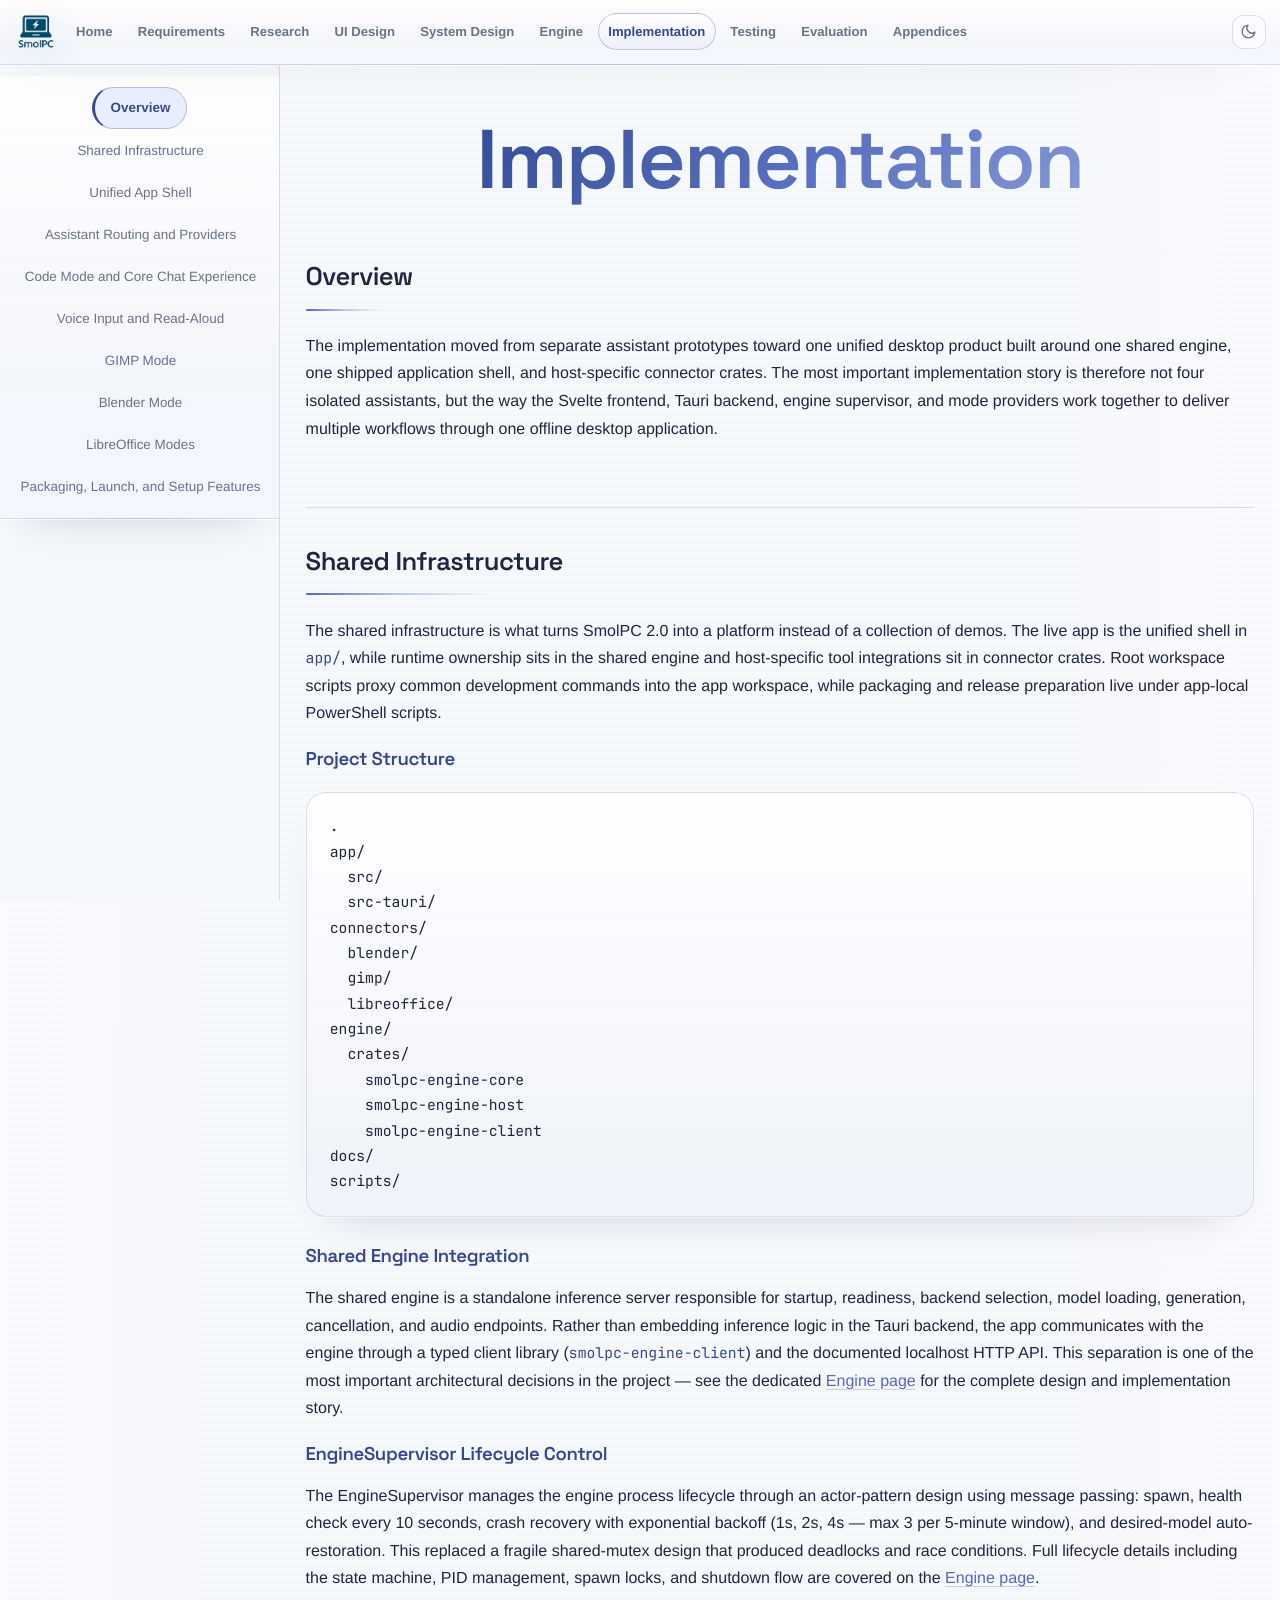
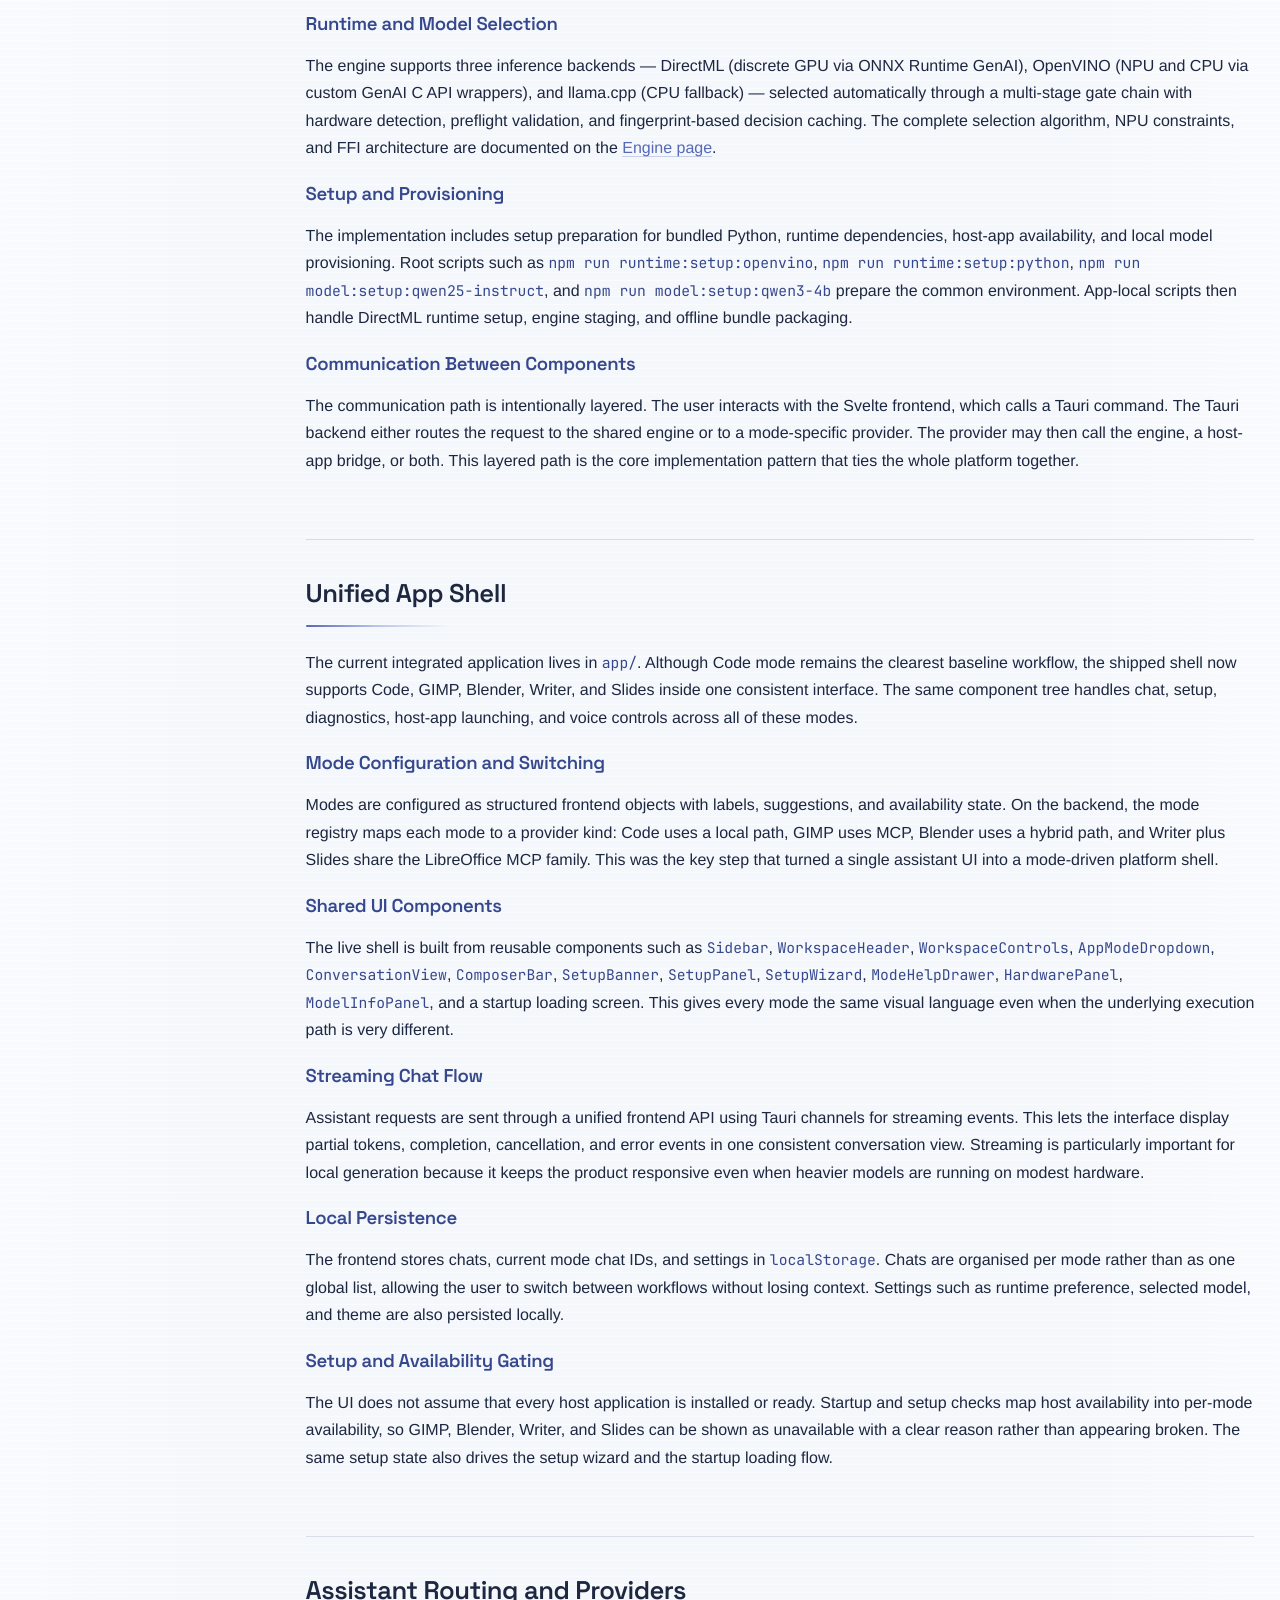
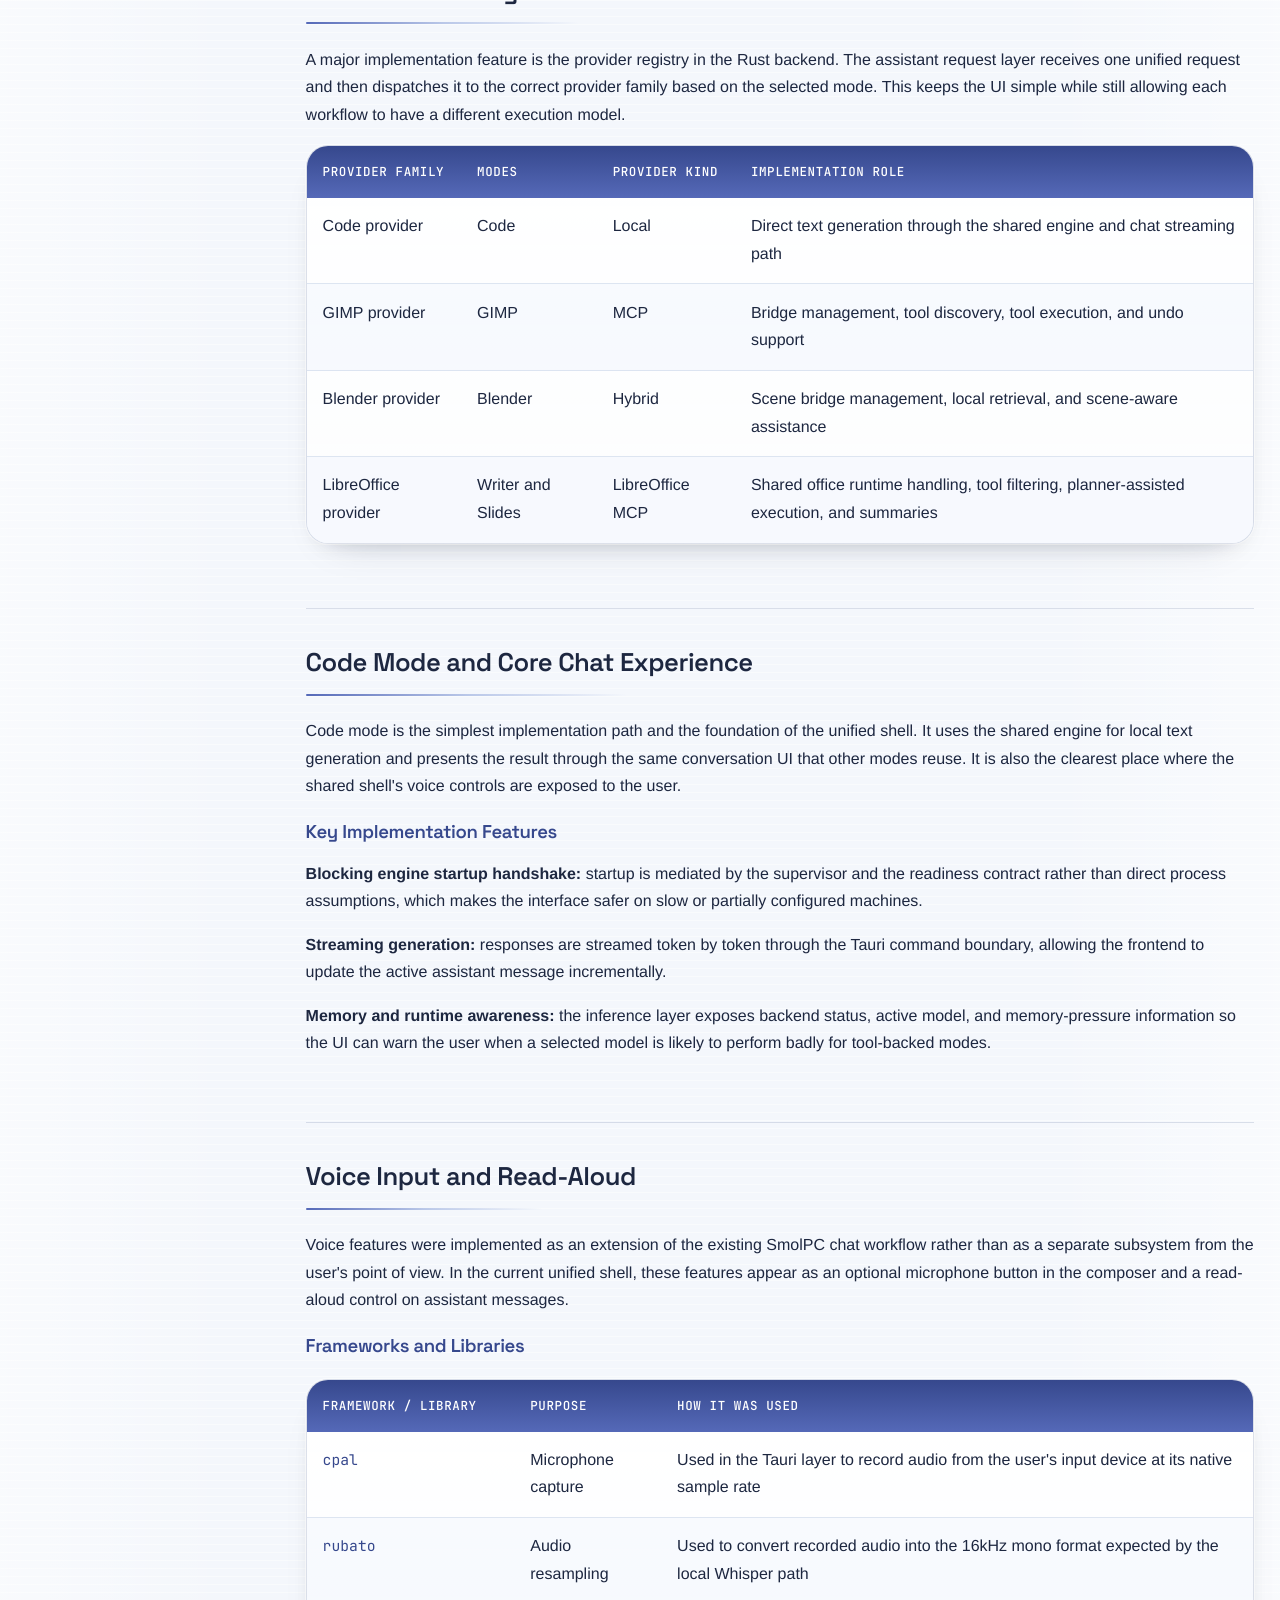
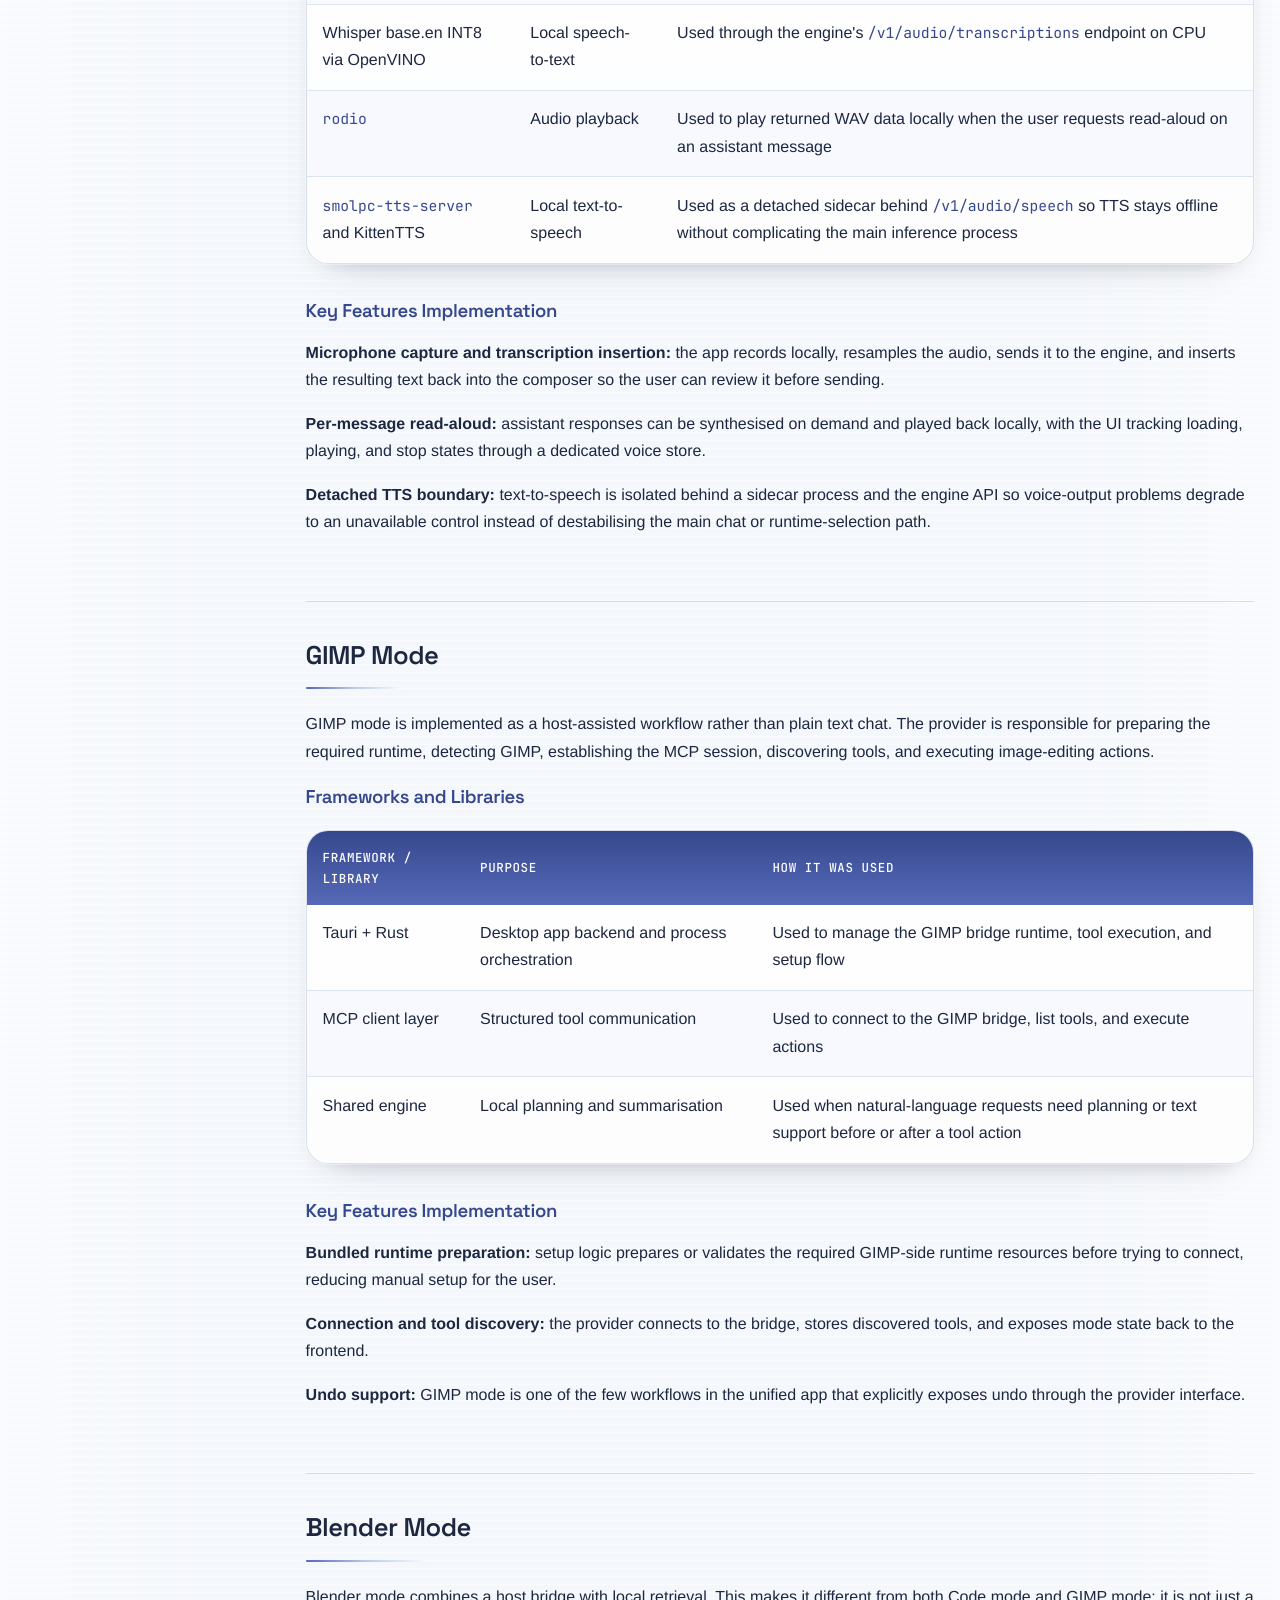
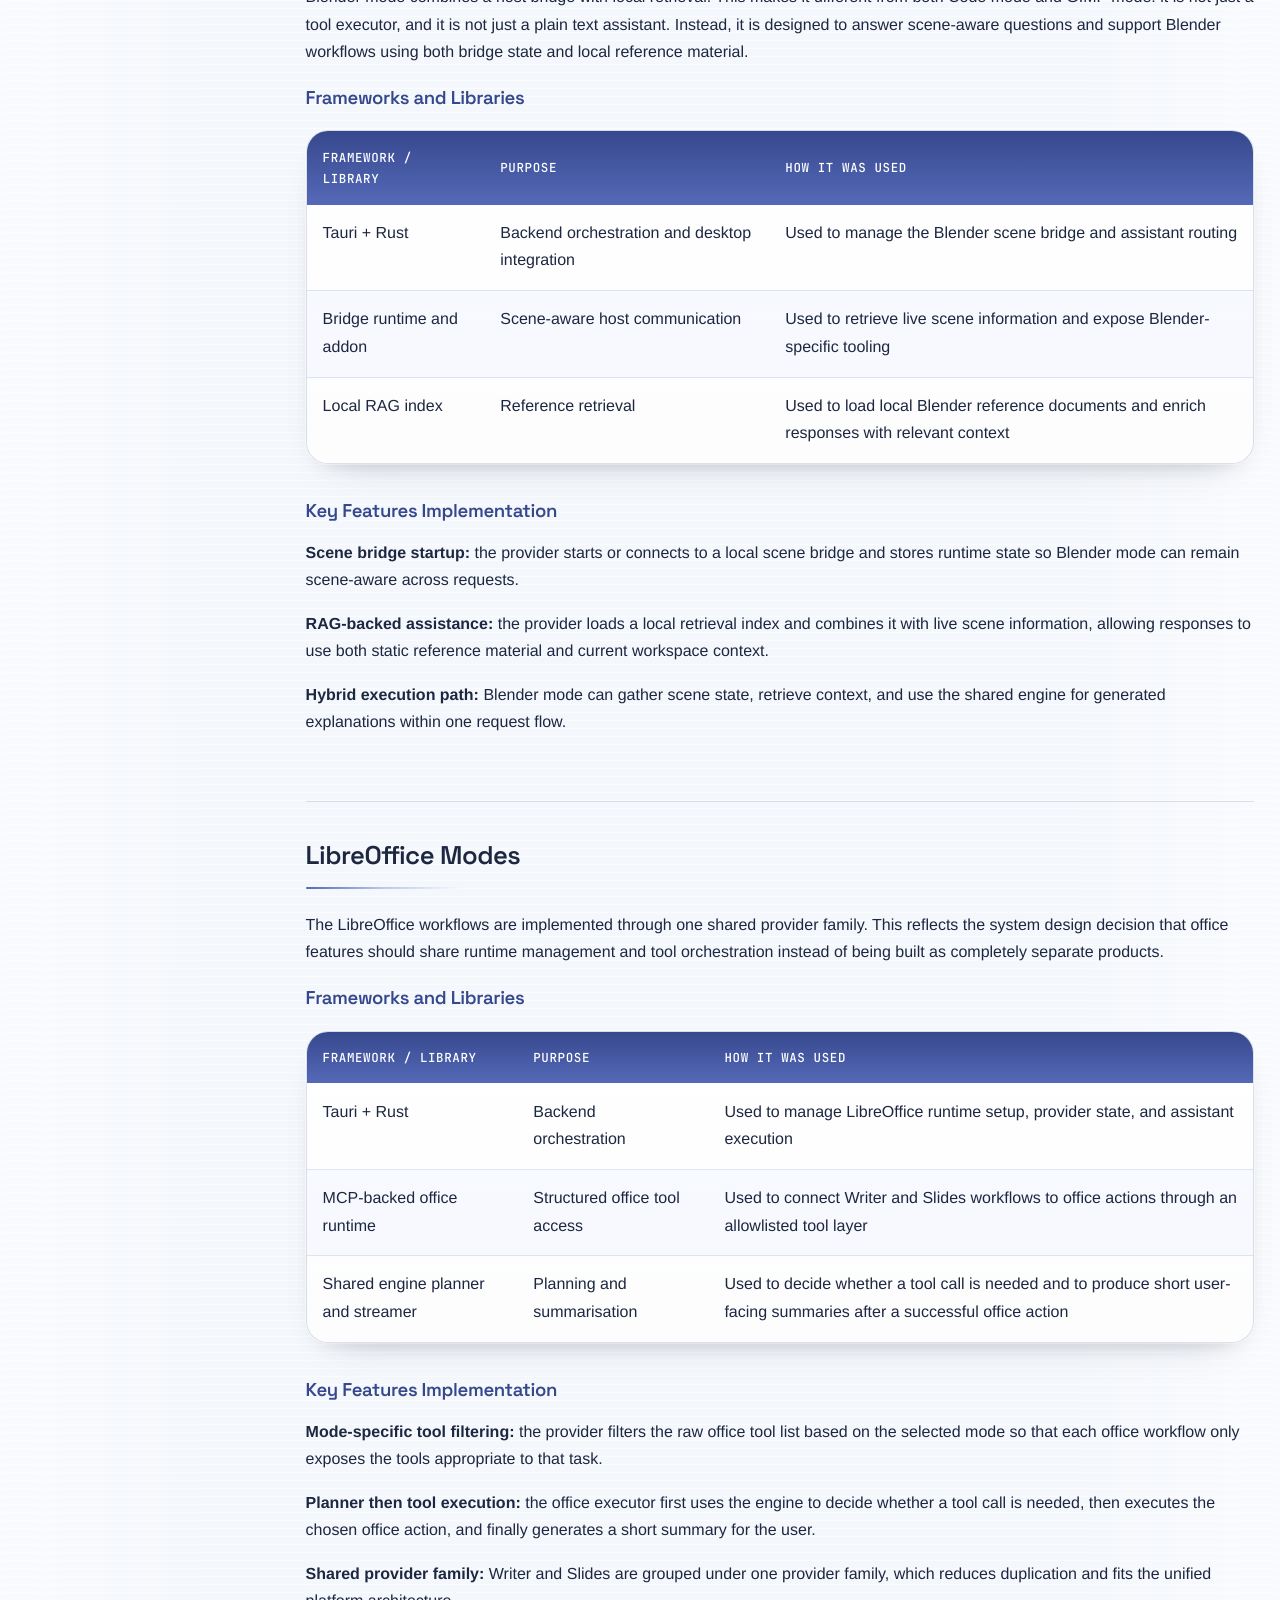
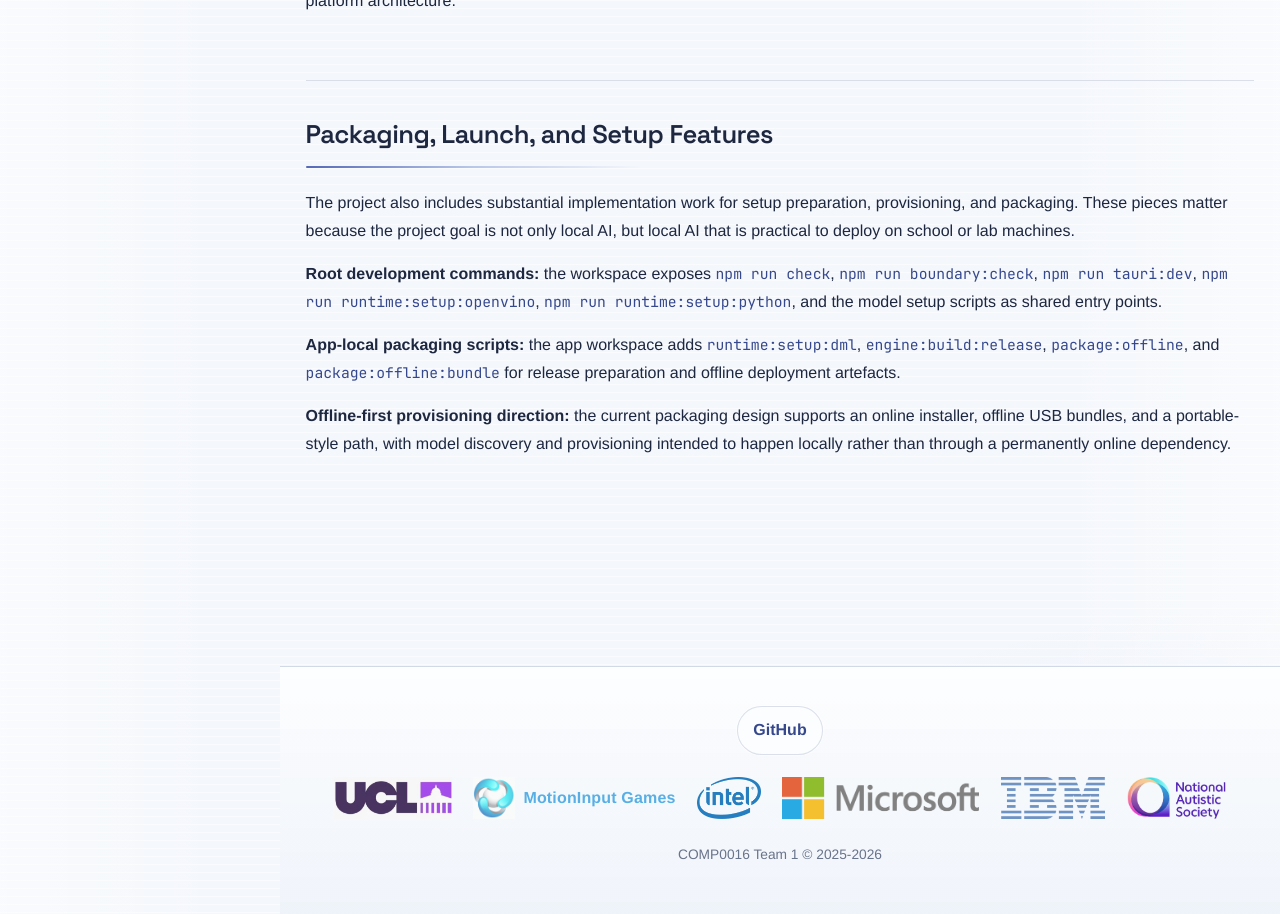
<file: implementation.html>
<!DOCTYPE html>
<html>
<head>
  <meta name="viewport" content="width=device-width, initial-scale=1">
  <title>Implementation</title>
  <link rel="stylesheet" href="css/style.css">
  <script>if(localStorage.getItem('theme')==='dark')document.documentElement.setAttribute('data-theme','dark')</script>
</head>
<body>
  <nav>
    <a href="index.html" class="nav-logo"> <img src="assets/images/smolpc.png" alt="SmolPC 2.0"> </a>
    <div class="nav-item"><a href="index.html">Home</a><div class="nav-dropdown"><a href="index.html#abstract">Abstract</a><a href="index.html#video">Video</a><a href="index.html#team">Team Members</a><a href="index.html#gantt">Project Timeline</a></div></div>
    <div class="nav-item"><a href="requirements.html">Requirements</a><div class="nav-dropdown"><a href="requirements.html#partner">Partner Introduction</a><a href="requirements.html#background">Background</a><a href="requirements.html#goals">Project Goals</a><a href="requirements.html#gathering">Requirements Gathering</a><a href="requirements.html#personas">Personas</a><a href="requirements.html#use-case-diagram">Use Case Diagram</a><a href="requirements.html#moscow">MoSCoW List</a></div></div>
    <div class="nav-item"><a href="research.html">Research</a><div class="nav-dropdown"><a href="research.html#requirements-discovery">Requirements Discovery</a><a href="research.html#related-projects">Related Projects</a><a href="research.html#technology-review">Technology Review</a><a href="research.html#summary">Summary</a><a href="research.html#consent-forms">Consent Forms</a></div></div>
    <div class="nav-item"><a href="ui.html">UI Design</a><div class="nav-dropdown"><a href="ui.html#design-principles">Design Principles</a><a href="ui.html#unified-shell">Shared Shell</a><a href="ui.html#shared-wireframe">Wireframe</a><a href="ui.html#mode-adaptations">Mode Adaptations</a><a href="ui.html#artefacts">Artefacts</a></div></div>
    <div class="nav-item"><a href="system.html">System Design</a><div class="nav-dropdown"><a href="system.html#architecture">Architecture</a><a href="system.html#sequence-diagrams">Sequence Diagrams</a><a href="system.html#data-storage">Data Storage</a><a href="system.html#design-patterns">Design Patterns</a><a href="system.html#packages-apis">Packages &amp; APIs</a></div></div>
    <div class="nav-item"><a href="engine.html">Engine</a><div class="nav-dropdown"><a href="engine.html#overview">Overview</a><a href="engine.html#crate-architecture">Crate Architecture</a><a href="engine.html#hardware-detection">Hardware &amp; Backend Selection</a><a href="engine.html#inference-backends">Inference Backends</a><a href="engine.html#lifecycle">Engine Lifecycle</a><a href="engine.html#api">API Surface</a><a href="engine.html#voice-audio">Voice &amp; Audio</a><a href="engine.html#challenges">Challenges &amp; Decisions</a></div></div>
    <div class="nav-item"><a href="implementation.html">Implementation</a><div class="nav-dropdown"><a href="implementation.html#overview">Overview</a><a href="implementation.html#shared-infrastructure">Shared Infrastructure</a><a href="implementation.html#unified-shell">Unified Shell</a><a href="implementation.html#codehelper">CodeHelper</a><a href="implementation.html#gimp">GIMP</a><a href="implementation.html#blender">Blender</a><a href="implementation.html#libreoffice">LibreOffice</a></div></div>
    <div class="nav-item"><a href="testing.html">Testing</a><div class="nav-dropdown"><a href="testing.html#strategy">Strategy</a><a href="testing.html#unit-testing">Unit Testing</a><a href="testing.html#integration-testing">Integration Testing</a><a href="testing.html#prompt-testing">Prompt Testing</a><a href="testing.html#compatibility-testing">Compatibility</a><a href="testing.html#performance-testing">Performance</a><a href="testing.html#uat">User Acceptance</a></div></div>
    <div class="nav-item"><a href="evaluation.html">Evaluation</a><div class="nav-dropdown"><a href="evaluation.html#achievements">Achievements</a><a href="evaluation.html#bugs">Known Bugs</a><a href="evaluation.html#critical-evaluation">Critical Evaluation</a><a href="evaluation.html#contributions">Contributions</a><a href="evaluation.html#future-work">Future Work</a></div></div>
    <div class="nav-item"><a href="appendices.html">Appendices</a><div class="nav-dropdown"><a href="appendices.html#user-manual">User Manual</a><a href="appendices.html#deployment-manual">Deployment Manual</a><a href="appendices.html#gdpr">GDPR</a><a href="appendices.html#license">License</a><a href="appendices.html#blog">Blog</a><a href="appendices.html#monthly-videos">Monthly Videos</a></div></div>
    <button class="theme-toggle" aria-label="Toggle dark mode" title="Toggle dark mode"><svg class="icon-sun" width="18" height="18" viewBox="0 0 24 24" fill="none" stroke="currentColor" stroke-width="2" stroke-linecap="round" stroke-linejoin="round"><circle cx="12" cy="12" r="5"/><line x1="12" y1="1" x2="12" y2="3"/><line x1="12" y1="21" x2="12" y2="23"/><line x1="4.22" y1="4.22" x2="5.64" y2="5.64"/><line x1="18.36" y1="18.36" x2="19.78" y2="19.78"/><line x1="1" y1="12" x2="3" y2="12"/><line x1="21" y1="12" x2="23" y2="12"/><line x1="4.22" y1="19.78" x2="5.64" y2="18.36"/><line x1="18.36" y1="5.64" x2="19.78" y2="4.22"/></svg><svg class="icon-moon" width="18" height="18" viewBox="0 0 24 24" fill="none" stroke="currentColor" stroke-width="2" stroke-linecap="round" stroke-linejoin="round"><path d="M21 12.79A9 9 0 1 1 11.21 3 7 7 0 0 0 21 12.79z"/></svg></button>
  </nav>

  <main>

    <h1>Implementation</h1>

    <section id="overview">
      <h2>Overview</h2>
      <p>The implementation moved from separate assistant prototypes toward one unified desktop product built around one shared engine, one shipped application shell, and host-specific connector crates. The most important implementation story is therefore not four isolated assistants, but the way the Svelte frontend, Tauri backend, engine supervisor, and mode providers work together to deliver multiple workflows through one offline desktop application.</p>
    </section>

    <section id="shared-infrastructure">
      <h2>Shared Infrastructure</h2>
      <p>The shared infrastructure is what turns SmolPC 2.0 into a platform instead of a collection of demos. The live app is the unified shell in <code>app/</code>, while runtime ownership sits in the shared engine and host-specific tool integrations sit in connector crates. Root workspace scripts proxy common development commands into the app workspace, while packaging and release preparation live under app-local PowerShell scripts.</p>

      <h3>Project Structure</h3>
      <pre><code>.
app/
  src/
  src-tauri/
connectors/
  blender/
  gimp/
  libreoffice/
engine/
  crates/
    smolpc-engine-core
    smolpc-engine-host
    smolpc-engine-client
docs/
scripts/</code></pre>

      <h3>Shared Engine Integration</h3>
      <p>The shared engine is a standalone inference server responsible for startup, readiness, backend selection, model loading, generation, cancellation, and audio endpoints. Rather than embedding inference logic in the Tauri backend, the app communicates with the engine through a typed client library (<code>smolpc-engine-client</code>) and the documented localhost HTTP API. This separation is one of the most important architectural decisions in the project — see the dedicated <a href="engine.html">Engine page</a> for the complete design and implementation story.</p>

      <h3>EngineSupervisor Lifecycle Control</h3>
      <p>The EngineSupervisor manages the engine process lifecycle through an actor-pattern design using message passing: spawn, health check every 10 seconds, crash recovery with exponential backoff (1s, 2s, 4s — max 3 per 5-minute window), and desired-model auto-restoration. This replaced a fragile shared-mutex design that produced deadlocks and race conditions. Full lifecycle details including the state machine, PID management, spawn locks, and shutdown flow are covered on the <a href="engine.html">Engine page</a>.</p>

      <h3>Runtime and Model Selection</h3>
      <p>The engine supports three inference backends — DirectML (discrete GPU via ONNX Runtime GenAI), OpenVINO (NPU and CPU via custom GenAI C API wrappers), and llama.cpp (CPU fallback) — selected automatically through a multi-stage gate chain with hardware detection, preflight validation, and fingerprint-based decision caching. The complete selection algorithm, NPU constraints, and FFI architecture are documented on the <a href="engine.html">Engine page</a>.</p>

      <h3>Setup and Provisioning</h3>
      <p>The implementation includes setup preparation for bundled Python, runtime dependencies, host-app availability, and local model provisioning. Root scripts such as <code>npm run runtime:setup:openvino</code>, <code>npm run runtime:setup:python</code>, <code>npm run model:setup:qwen25-instruct</code>, and <code>npm run model:setup:qwen3-4b</code> prepare the common environment. App-local scripts then handle DirectML runtime setup, engine staging, and offline bundle packaging.</p>

      <h3>Communication Between Components</h3>
      <p>The communication path is intentionally layered. The user interacts with the Svelte frontend, which calls a Tauri command. The Tauri backend either routes the request to the shared engine or to a mode-specific provider. The provider may then call the engine, a host-app bridge, or both. This layered path is the core implementation pattern that ties the whole platform together.</p>
    </section>

    <section id="unified-shell">
      <h2>Unified App Shell</h2>
      <p>The current integrated application lives in <code>app/</code>. Although Code mode remains the clearest baseline workflow, the shipped shell now supports Code, GIMP, Blender, Writer, and Slides inside one consistent interface. The same component tree handles chat, setup, diagnostics, host-app launching, and voice controls across all of these modes.</p>

      <h3>Mode Configuration and Switching</h3>
      <p>Modes are configured as structured frontend objects with labels, suggestions, and availability state. On the backend, the mode registry maps each mode to a provider kind: Code uses a local path, GIMP uses MCP, Blender uses a hybrid path, and Writer plus Slides share the LibreOffice MCP family. This was the key step that turned a single assistant UI into a mode-driven platform shell.</p>

      <h3>Shared UI Components</h3>
      <p>The live shell is built from reusable components such as <code>Sidebar</code>, <code>WorkspaceHeader</code>, <code>WorkspaceControls</code>, <code>AppModeDropdown</code>, <code>ConversationView</code>, <code>ComposerBar</code>, <code>SetupBanner</code>, <code>SetupPanel</code>, <code>SetupWizard</code>, <code>ModeHelpDrawer</code>, <code>HardwarePanel</code>, <code>ModelInfoPanel</code>, and a startup loading screen. This gives every mode the same visual language even when the underlying execution path is very different.</p>

      <h3>Streaming Chat Flow</h3>
      <p>Assistant requests are sent through a unified frontend API using Tauri channels for streaming events. This lets the interface display partial tokens, completion, cancellation, and error events in one consistent conversation view. Streaming is particularly important for local generation because it keeps the product responsive even when heavier models are running on modest hardware.</p>

      <h3>Local Persistence</h3>
      <p>The frontend stores chats, current mode chat IDs, and settings in <code>localStorage</code>. Chats are organised per mode rather than as one global list, allowing the user to switch between workflows without losing context. Settings such as runtime preference, selected model, and theme are also persisted locally.</p>

      <h3>Setup and Availability Gating</h3>
      <p>The UI does not assume that every host application is installed or ready. Startup and setup checks map host availability into per-mode availability, so GIMP, Blender, Writer, and Slides can be shown as unavailable with a clear reason rather than appearing broken. The same setup state also drives the setup wizard and the startup loading flow.</p>
    </section>

    <section id="assistant-routing">
      <h2>Assistant Routing and Providers</h2>
      <p>A major implementation feature is the provider registry in the Rust backend. The assistant request layer receives one unified request and then dispatches it to the correct provider family based on the selected mode. This keeps the UI simple while still allowing each workflow to have a different execution model.</p>

      <table>
        <thead>
          <tr>
            <th>Provider Family</th>
            <th>Modes</th>
            <th>Provider Kind</th>
            <th>Implementation Role</th>
          </tr>
        </thead>
        <tbody>
          <tr>
            <td>Code provider</td>
            <td>Code</td>
            <td>Local</td>
            <td>Direct text generation through the shared engine and chat streaming path</td>
          </tr>
          <tr>
            <td>GIMP provider</td>
            <td>GIMP</td>
            <td>MCP</td>
            <td>Bridge management, tool discovery, tool execution, and undo support</td>
          </tr>
          <tr>
            <td>Blender provider</td>
            <td>Blender</td>
            <td>Hybrid</td>
            <td>Scene bridge management, local retrieval, and scene-aware assistance</td>
          </tr>
          <tr>
            <td>LibreOffice provider</td>
            <td>Writer and Slides</td>
            <td>LibreOffice MCP</td>
            <td>Shared office runtime handling, tool filtering, planner-assisted execution, and summaries</td>
          </tr>
        </tbody>
      </table>
    </section>

    <section id="codehelper">
      <h2>Code Mode and Core Chat Experience</h2>
      <p>Code mode is the simplest implementation path and the foundation of the unified shell. It uses the shared engine for local text generation and presents the result through the same conversation UI that other modes reuse. It is also the clearest place where the shared shell&apos;s voice controls are exposed to the user.</p>

      <h3>Key Implementation Features</h3>
      <p><strong>Blocking engine startup handshake:</strong> startup is mediated by the supervisor and the readiness contract rather than direct process assumptions, which makes the interface safer on slow or partially configured machines.</p>
      <p><strong>Streaming generation:</strong> responses are streamed token by token through the Tauri command boundary, allowing the frontend to update the active assistant message incrementally.</p>
      <p><strong>Memory and runtime awareness:</strong> the inference layer exposes backend status, active model, and memory-pressure information so the UI can warn the user when a selected model is likely to perform badly for tool-backed modes.</p>
    </section>

    <section id="voice-io">
      <h2>Voice Input and Read-Aloud</h2>
      <p>Voice features were implemented as an extension of the existing SmolPC chat workflow rather than as a separate subsystem from the user&apos;s point of view. In the current unified shell, these features appear as an optional microphone button in the composer and a read-aloud control on assistant messages.</p>

      <h3>Frameworks and Libraries</h3>
      <table>
        <thead>
          <tr>
            <th>Framework / Library</th>
            <th>Purpose</th>
            <th>How It Was Used</th>
          </tr>
        </thead>
        <tbody>
          <tr>
            <td><code>cpal</code></td>
            <td>Microphone capture</td>
            <td>Used in the Tauri layer to record audio from the user&apos;s input device at its native sample rate</td>
          </tr>
          <tr>
            <td><code>rubato</code></td>
            <td>Audio resampling</td>
            <td>Used to convert recorded audio into the 16kHz mono format expected by the local Whisper path</td>
          </tr>
          <tr>
            <td>Whisper base.en INT8 via OpenVINO</td>
            <td>Local speech-to-text</td>
            <td>Used through the engine&apos;s <code>/v1/audio/transcriptions</code> endpoint on CPU</td>
          </tr>
          <tr>
            <td><code>rodio</code></td>
            <td>Audio playback</td>
            <td>Used to play returned WAV data locally when the user requests read-aloud on an assistant message</td>
          </tr>
          <tr>
            <td><code>smolpc-tts-server</code> and KittenTTS</td>
            <td>Local text-to-speech</td>
            <td>Used as a detached sidecar behind <code>/v1/audio/speech</code> so TTS stays offline without complicating the main inference process</td>
          </tr>
        </tbody>
      </table>

      <h3>Key Features Implementation</h3>
      <p><strong>Microphone capture and transcription insertion:</strong> the app records locally, resamples the audio, sends it to the engine, and inserts the resulting text back into the composer so the user can review it before sending.</p>
      <p><strong>Per-message read-aloud:</strong> assistant responses can be synthesised on demand and played back locally, with the UI tracking loading, playing, and stop states through a dedicated voice store.</p>
      <p><strong>Detached TTS boundary:</strong> text-to-speech is isolated behind a sidecar process and the engine API so voice-output problems degrade to an unavailable control instead of destabilising the main chat or runtime-selection path.</p>
    </section>

    <section id="gimp">
      <h2>GIMP Mode</h2>
      <p>GIMP mode is implemented as a host-assisted workflow rather than plain text chat. The provider is responsible for preparing the required runtime, detecting GIMP, establishing the MCP session, discovering tools, and executing image-editing actions.</p>

      <h3>Frameworks and Libraries</h3>
      <table>
        <thead>
          <tr>
            <th>Framework / Library</th>
            <th>Purpose</th>
            <th>How It Was Used</th>
          </tr>
        </thead>
        <tbody>
          <tr>
            <td>Tauri + Rust</td>
            <td>Desktop app backend and process orchestration</td>
            <td>Used to manage the GIMP bridge runtime, tool execution, and setup flow</td>
          </tr>
          <tr>
            <td>MCP client layer</td>
            <td>Structured tool communication</td>
            <td>Used to connect to the GIMP bridge, list tools, and execute actions</td>
          </tr>
          <tr>
            <td>Shared engine</td>
            <td>Local planning and summarisation</td>
            <td>Used when natural-language requests need planning or text support before or after a tool action</td>
          </tr>
        </tbody>
      </table>

      <h3>Key Features Implementation</h3>
      <p><strong>Bundled runtime preparation:</strong> setup logic prepares or validates the required GIMP-side runtime resources before trying to connect, reducing manual setup for the user.</p>
      <p><strong>Connection and tool discovery:</strong> the provider connects to the bridge, stores discovered tools, and exposes mode state back to the frontend.</p>
      <p><strong>Undo support:</strong> GIMP mode is one of the few workflows in the unified app that explicitly exposes undo through the provider interface.</p>
    </section>

    <section id="blender">
      <h2>Blender Mode</h2>
      <p>Blender mode combines a host bridge with local retrieval. This makes it different from both Code mode and GIMP mode: it is not just a tool executor, and it is not just a plain text assistant. Instead, it is designed to answer scene-aware questions and support Blender workflows using both bridge state and local reference material.</p>

      <h3>Frameworks and Libraries</h3>
      <table>
        <thead>
          <tr>
            <th>Framework / Library</th>
            <th>Purpose</th>
            <th>How It Was Used</th>
          </tr>
        </thead>
        <tbody>
          <tr>
            <td>Tauri + Rust</td>
            <td>Backend orchestration and desktop integration</td>
            <td>Used to manage the Blender scene bridge and assistant routing</td>
          </tr>
          <tr>
            <td>Bridge runtime and addon</td>
            <td>Scene-aware host communication</td>
            <td>Used to retrieve live scene information and expose Blender-specific tooling</td>
          </tr>
          <tr>
            <td>Local RAG index</td>
            <td>Reference retrieval</td>
            <td>Used to load local Blender reference documents and enrich responses with relevant context</td>
          </tr>
        </tbody>
      </table>

      <h3>Key Features Implementation</h3>
      <p><strong>Scene bridge startup:</strong> the provider starts or connects to a local scene bridge and stores runtime state so Blender mode can remain scene-aware across requests.</p>
      <p><strong>RAG-backed assistance:</strong> the provider loads a local retrieval index and combines it with live scene information, allowing responses to use both static reference material and current workspace context.</p>
      <p><strong>Hybrid execution path:</strong> Blender mode can gather scene state, retrieve context, and use the shared engine for generated explanations within one request flow.</p>
    </section>

    <section id="libreoffice">
      <h2>LibreOffice Modes</h2>
      <p>The LibreOffice workflows are implemented through one shared provider family. This reflects the system design decision that office features should share runtime management and tool orchestration instead of being built as completely separate products.</p>

      <h3>Frameworks and Libraries</h3>
      <table>
        <thead>
          <tr>
            <th>Framework / Library</th>
            <th>Purpose</th>
            <th>How It Was Used</th>
          </tr>
        </thead>
        <tbody>
          <tr>
            <td>Tauri + Rust</td>
            <td>Backend orchestration</td>
            <td>Used to manage LibreOffice runtime setup, provider state, and assistant execution</td>
          </tr>
          <tr>
            <td>MCP-backed office runtime</td>
            <td>Structured office tool access</td>
            <td>Used to connect Writer and Slides workflows to office actions through an allowlisted tool layer</td>
          </tr>
          <tr>
            <td>Shared engine planner and streamer</td>
            <td>Planning and summarisation</td>
            <td>Used to decide whether a tool call is needed and to produce short user-facing summaries after a successful office action</td>
          </tr>
        </tbody>
      </table>

      <h3>Key Features Implementation</h3>
      <p><strong>Mode-specific tool filtering:</strong> the provider filters the raw office tool list based on the selected mode so that each office workflow only exposes the tools appropriate to that task.</p>
      <p><strong>Planner then tool execution:</strong> the office executor first uses the engine to decide whether a tool call is needed, then executes the chosen office action, and finally generates a short summary for the user.</p>
      <p><strong>Shared provider family:</strong> Writer and Slides are grouped under one provider family, which reduces duplication and fits the unified platform architecture.</p>
    </section>

    <section id="launcher-setup">
      <h2>Packaging, Launch, and Setup Features</h2>
      <p>The project also includes substantial implementation work for setup preparation, provisioning, and packaging. These pieces matter because the project goal is not only local AI, but local AI that is practical to deploy on school or lab machines.</p>

      <p><strong>Root development commands:</strong> the workspace exposes <code>npm run check</code>, <code>npm run boundary:check</code>, <code>npm run tauri:dev</code>, <code>npm run runtime:setup:openvino</code>, <code>npm run runtime:setup:python</code>, and the model setup scripts as shared entry points.</p>
      <p><strong>App-local packaging scripts:</strong> the app workspace adds <code>runtime:setup:dml</code>, <code>engine:build:release</code>, <code>package:offline</code>, and <code>package:offline:bundle</code> for release preparation and offline deployment artefacts.</p>
      <p><strong>Offline-first provisioning direction:</strong> the current packaging design supports an online installer, offline USB bundles, and a portable-style path, with model discovery and provisioning intended to happen locally rather than through a permanently online dependency.</p>
    </section>

  </main>

  <footer>
    <div class="footer-links">
    <a href="https://github.com/SmolPC-2-0/smolpc-codehelper" target="_blank" rel="noopener noreferrer">GitHub</a>
  </div>

  <div class="footer-logos">
    <a href="https://www.ucl.ac.uk/" target="_blank" rel="noopener noreferrer">
      <img src="assets/images/ucl.png" alt="University College London">
    </a>
    <a href="https://www.motioninputgames.com/" target="_blank" rel="noopener noreferrer">
      <img src="assets/images/motioninput-games.jpg" alt="MotionInput Games">
      <span class="footer-logo-wordmark">MotionInput Games</span>
    </a>
    <a href="https://www.intel.com/content/www/us/en/homepage.html" target="_blank" rel="noopener noreferrer">
      <img src="assets/images/intel.png" alt="Intel">
    </a>
    <a href="https://www.microsoft.com/en-gb" target="_blank" rel="noopener noreferrer">
      <img src="assets/images/microsoft.png" alt="Microsoft">
    </a>
    <a href="https://www.ibm.com/uk-en" target="_blank" rel="noopener noreferrer">
      <img src="assets/images/IBM.png" alt="IBM">
    </a>
    <a href="https://www.autism.org.uk/" target="_blank" rel="noopener noreferrer">
      <img src="assets/images/nas.png" alt="National Autistic Society">
    </a>
  </div>
    <p>COMP0016 Team 1 &copy; 2025-2026</p>
  </footer>

  <script src="js/main.js"></script>
</body>
</html>
</file>
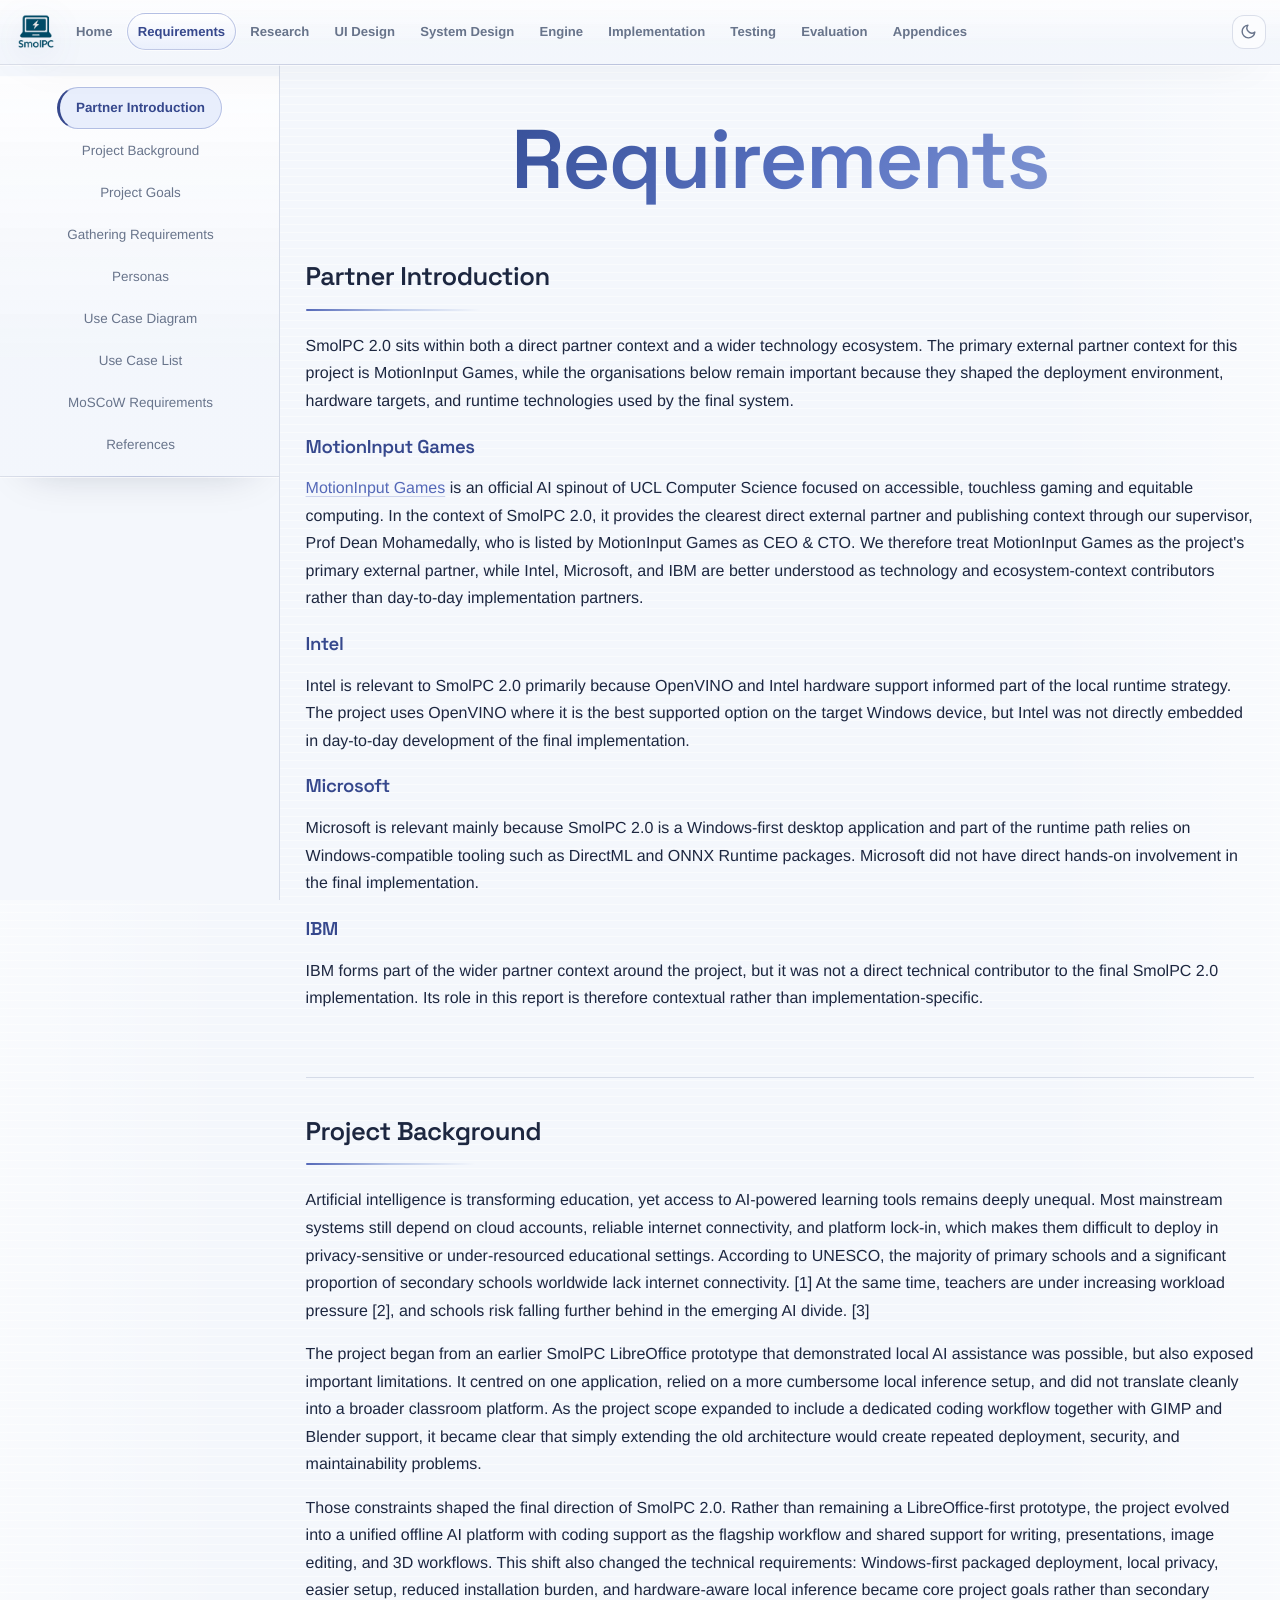
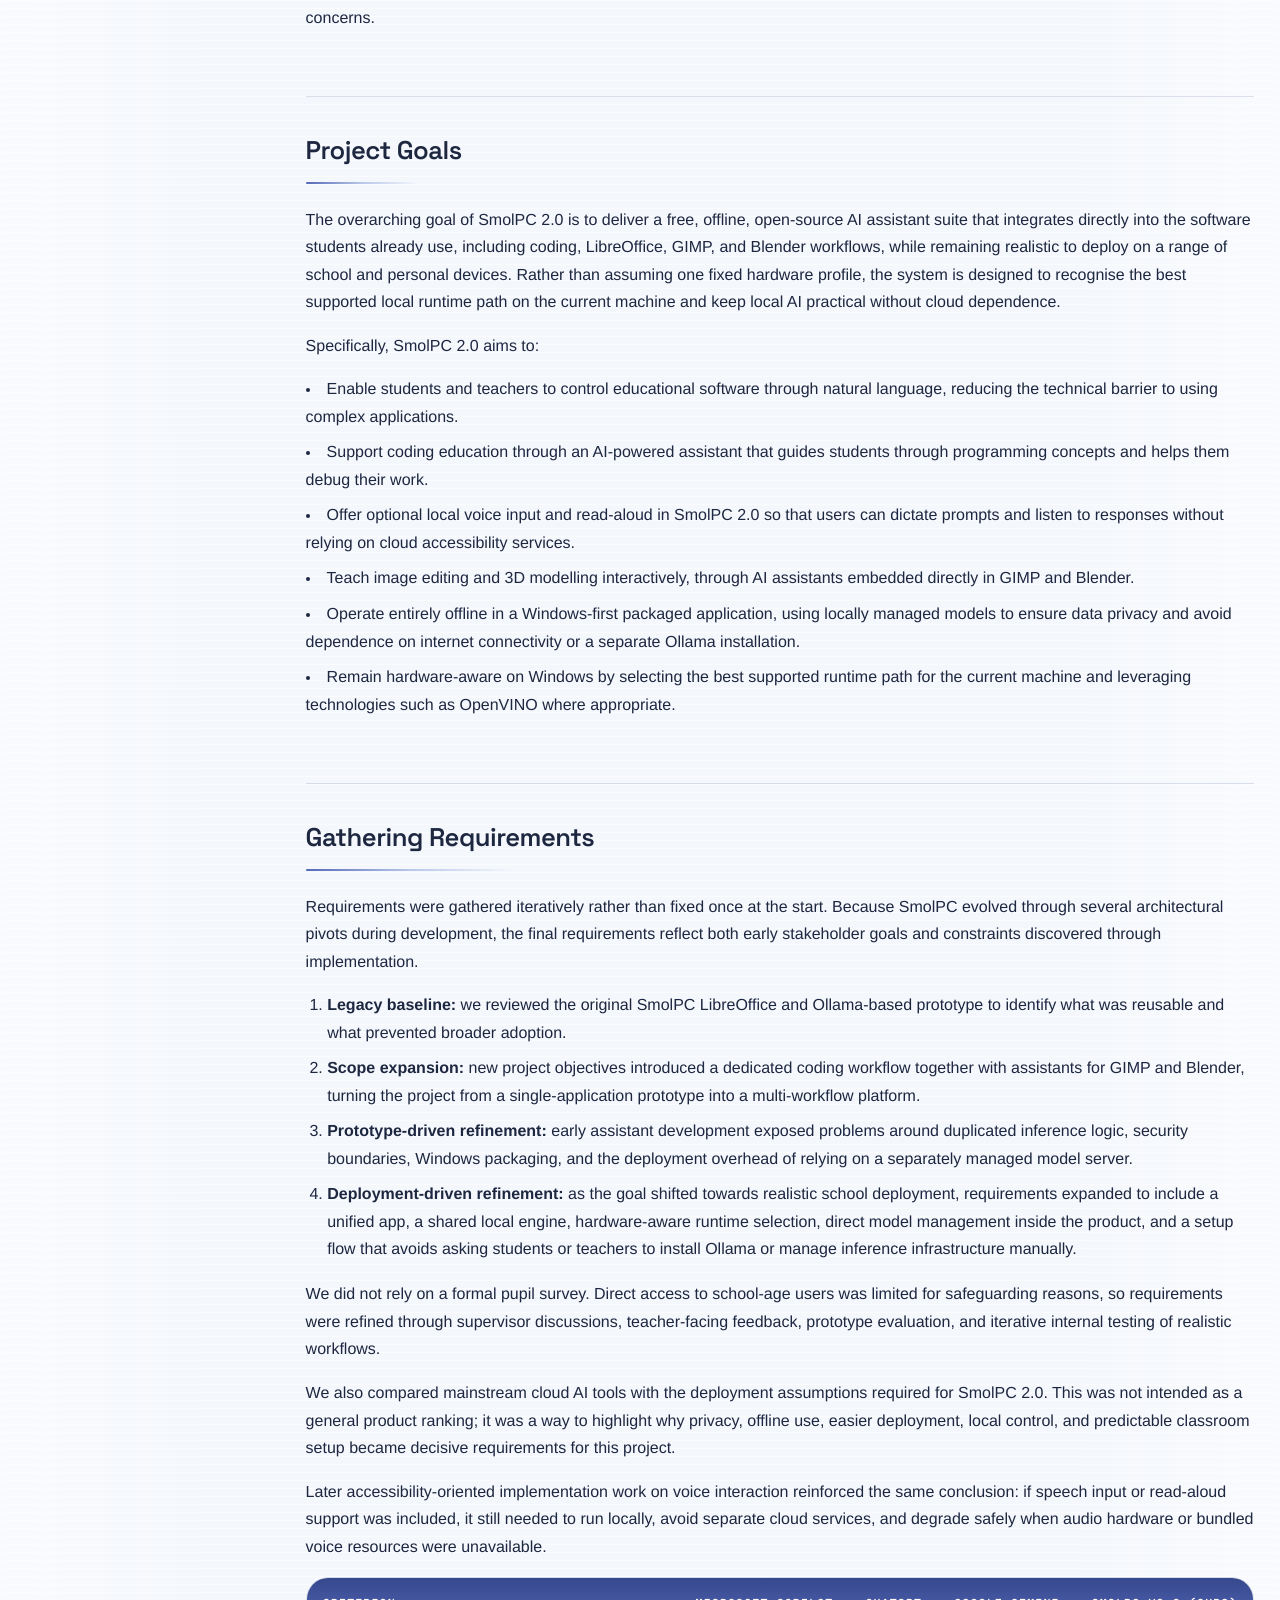
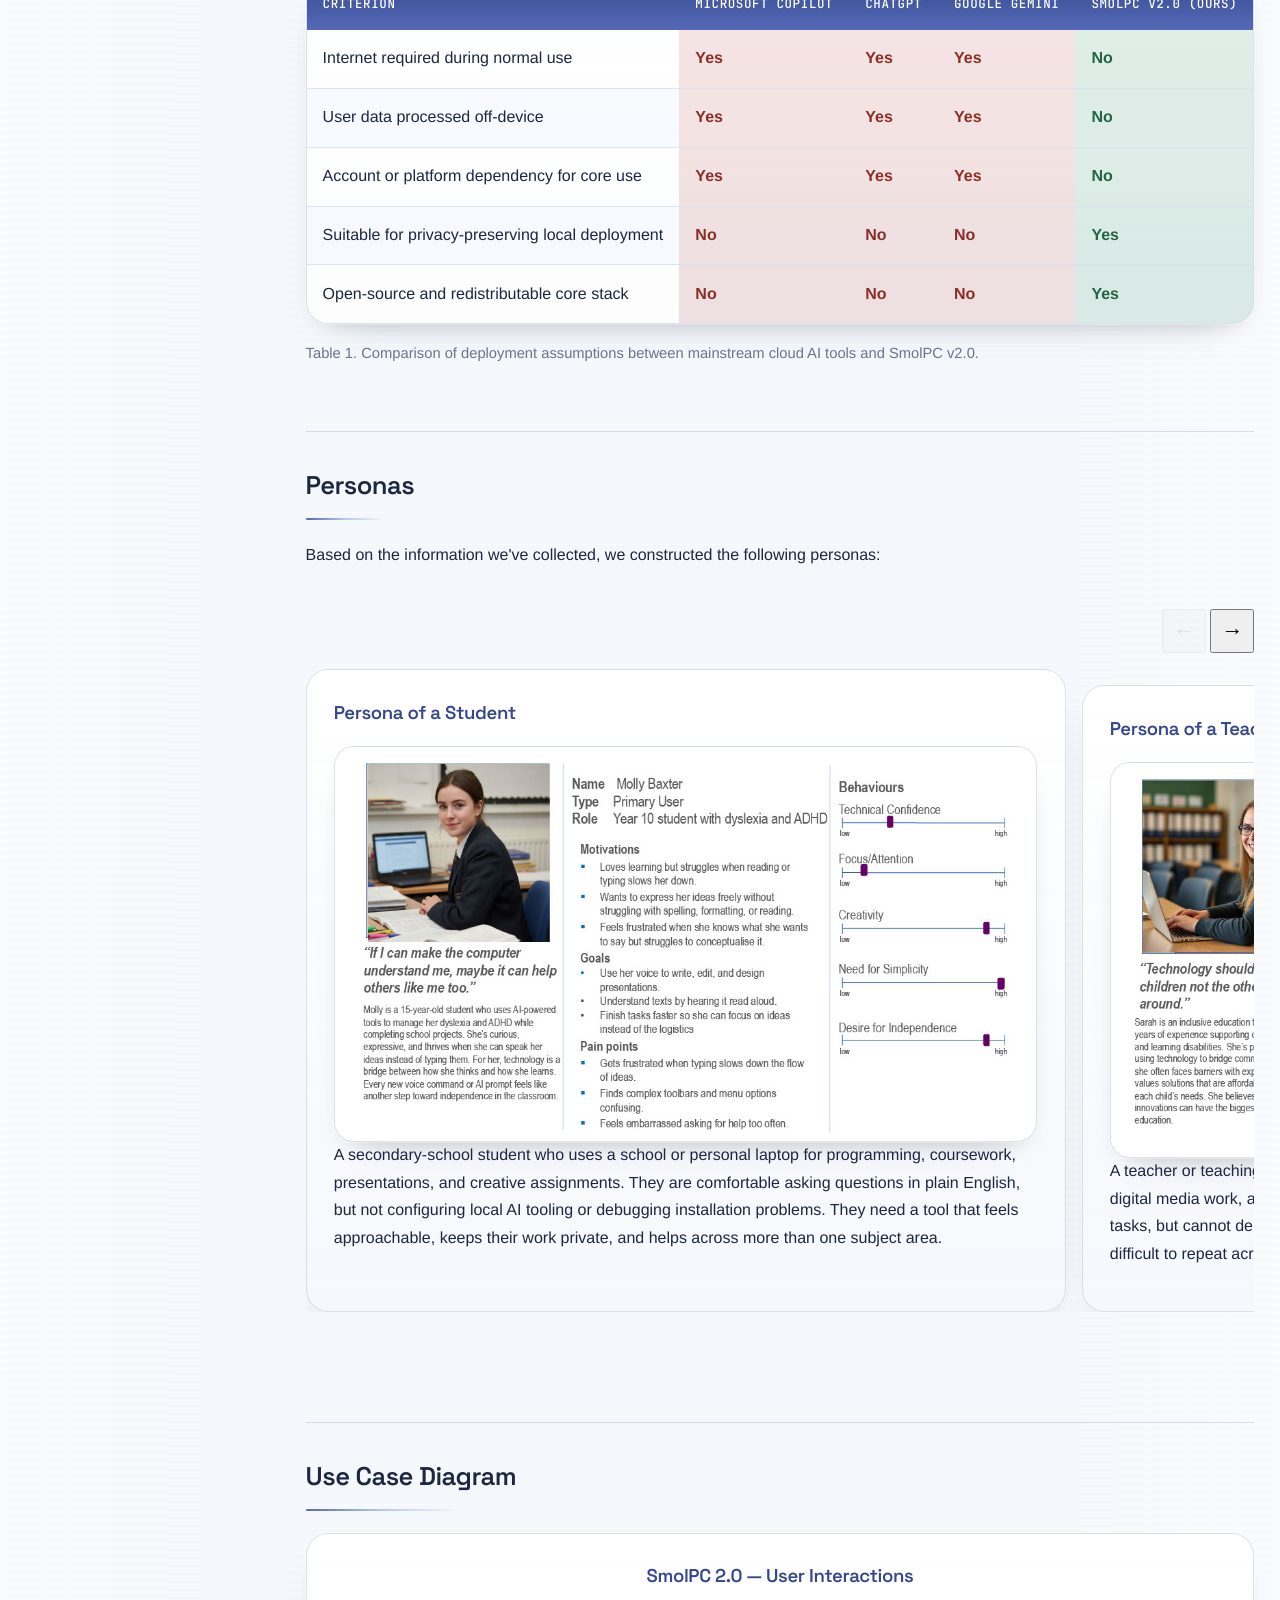
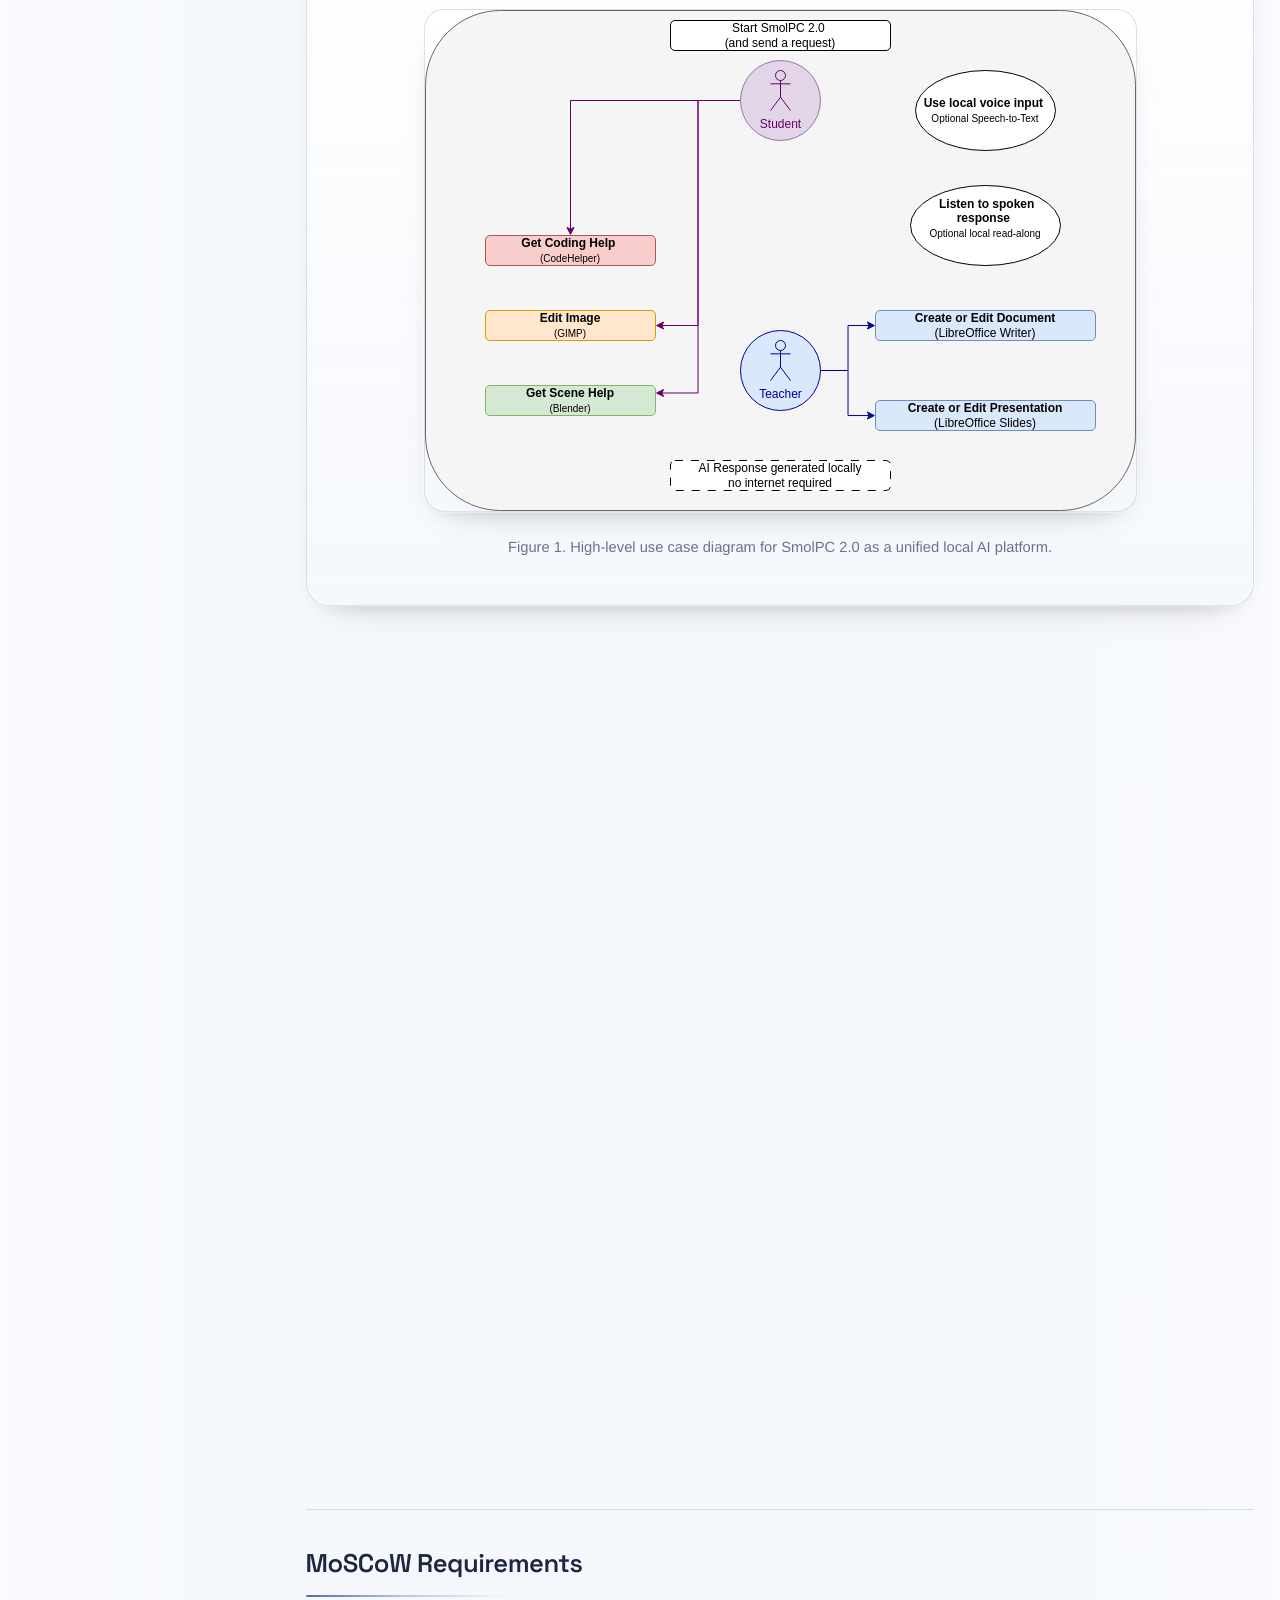
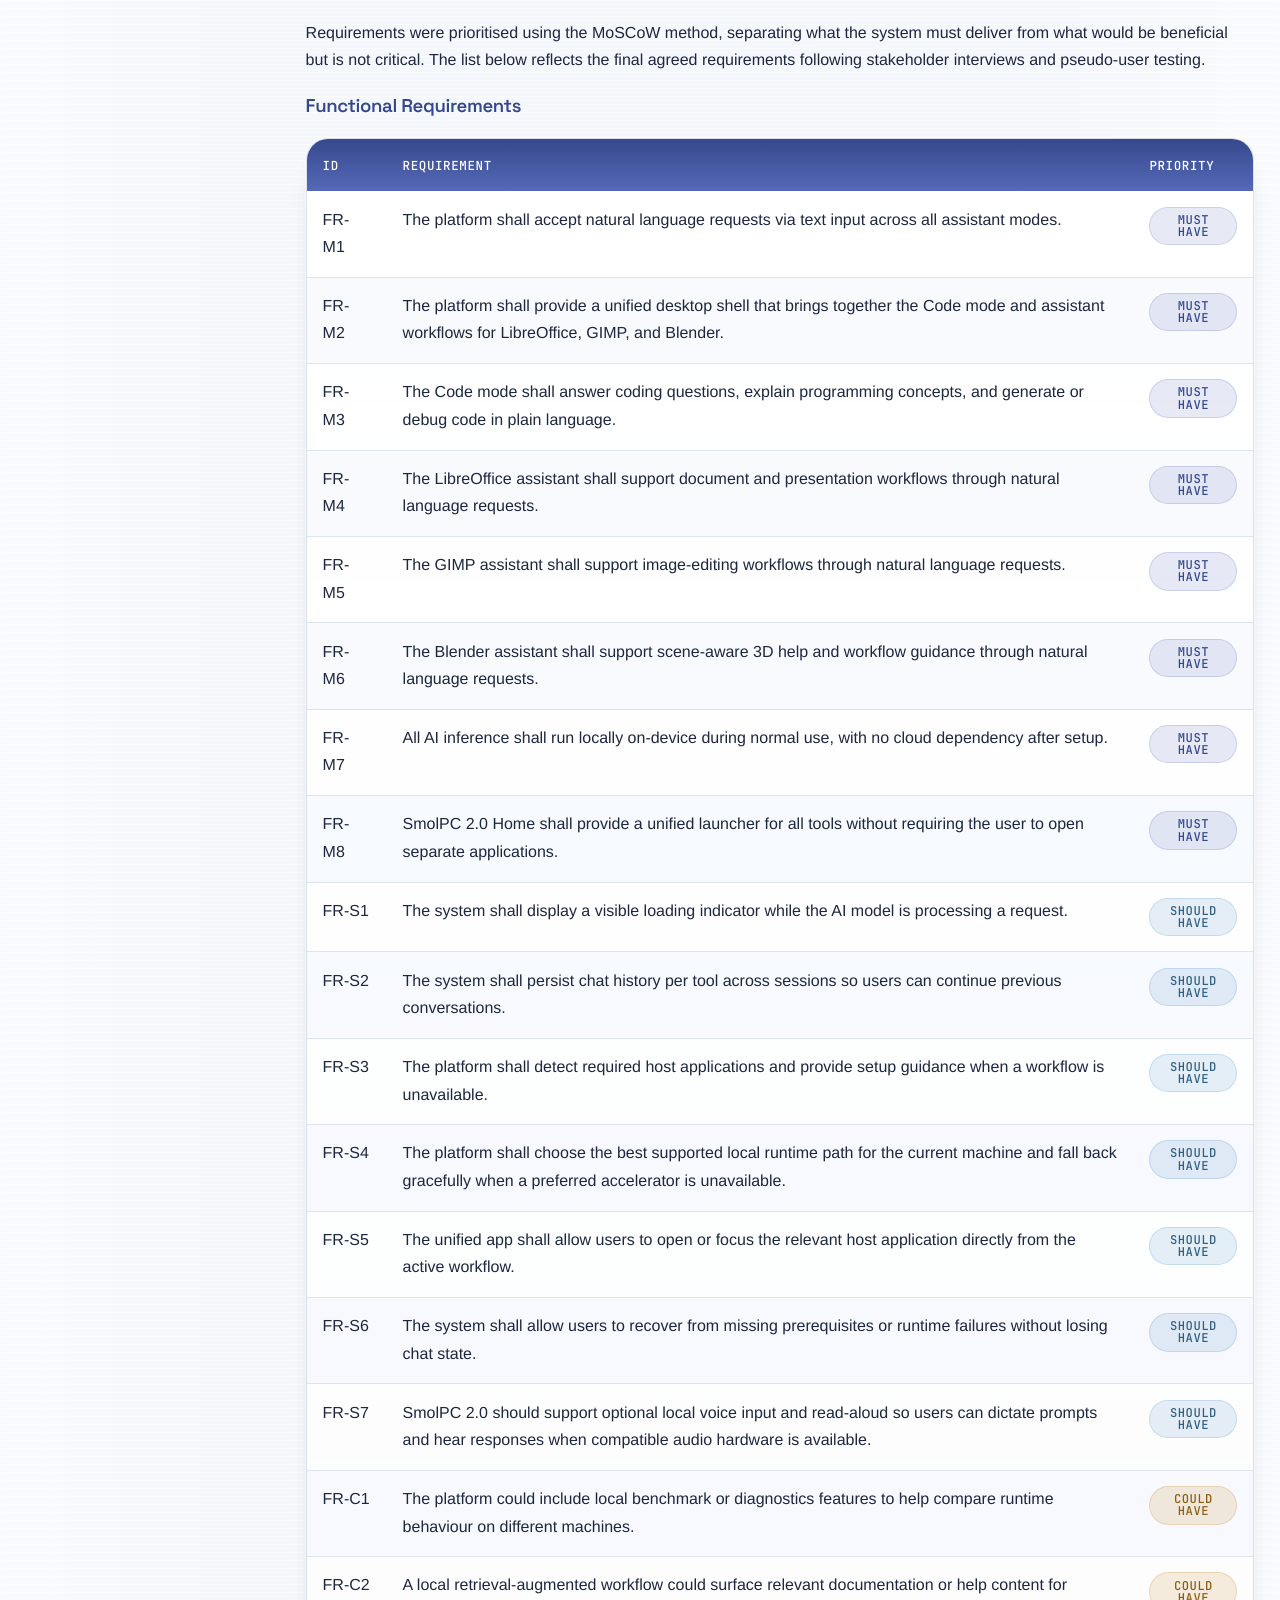
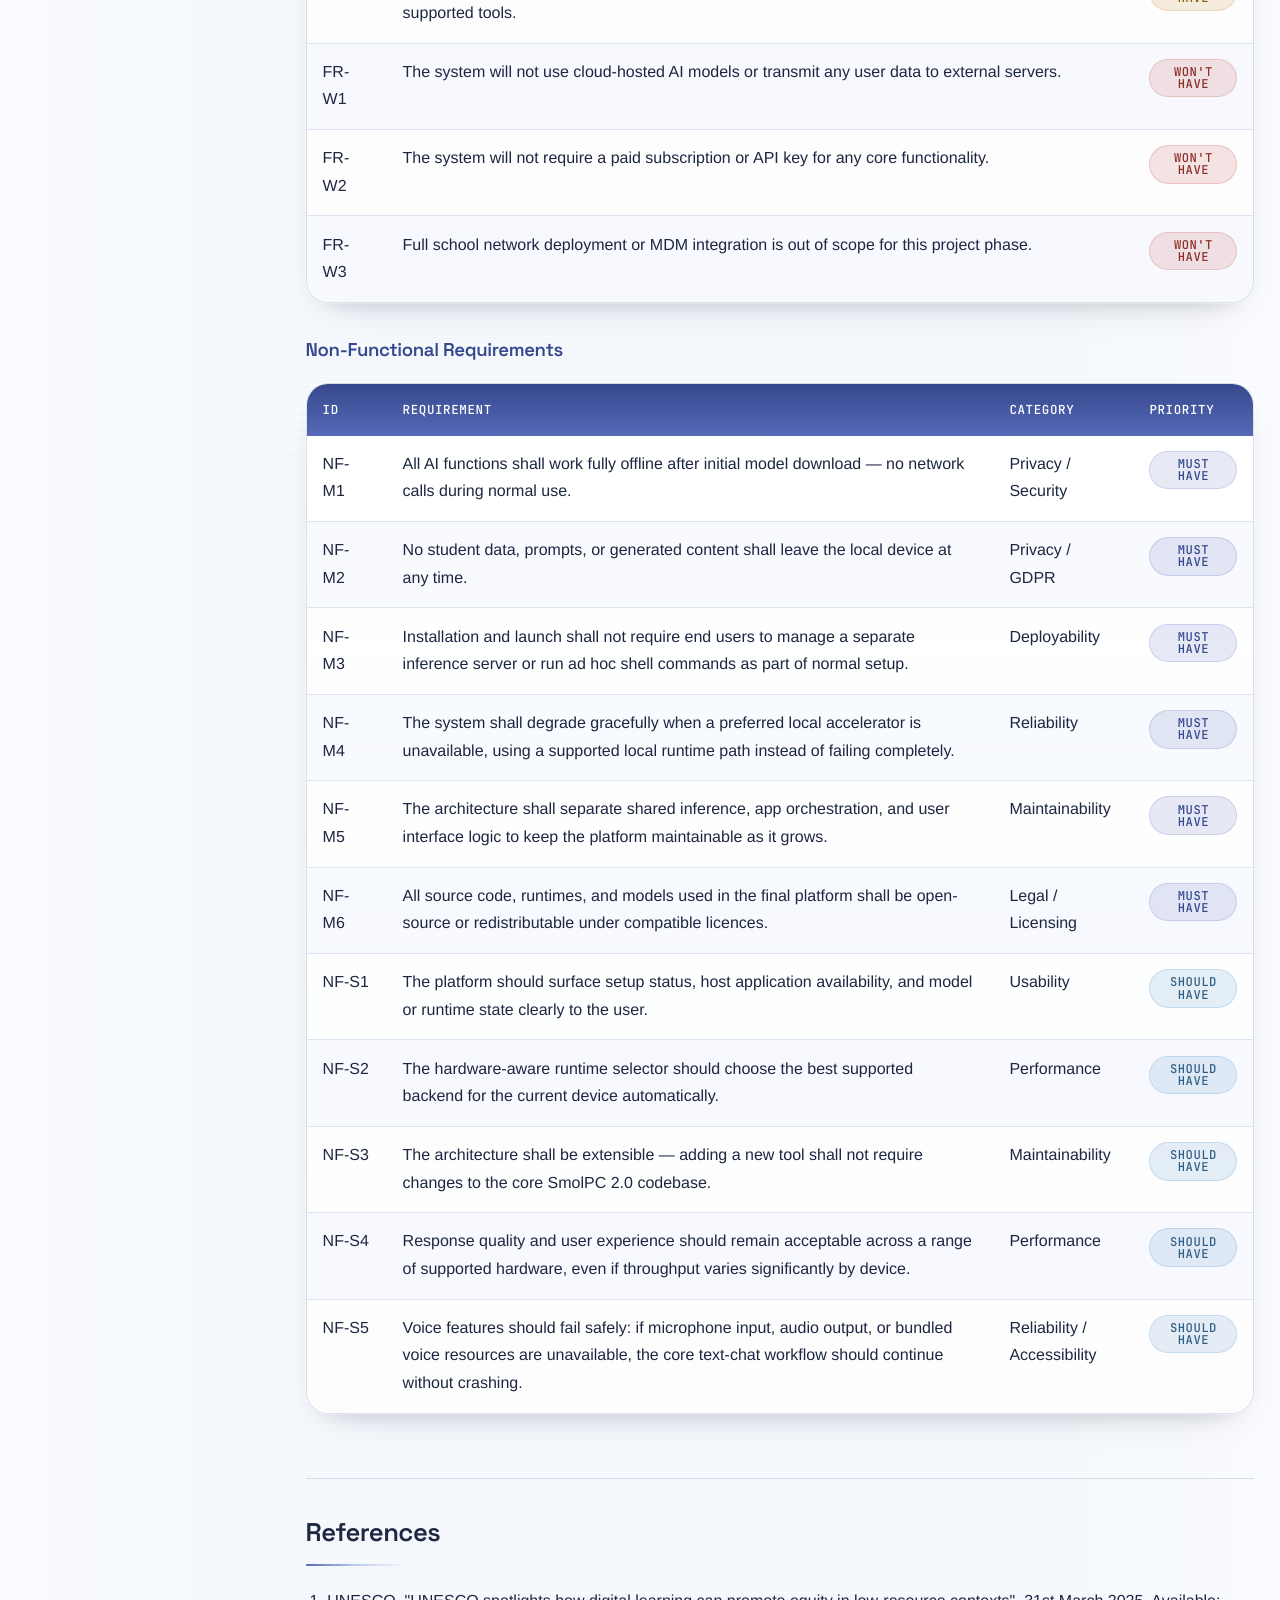
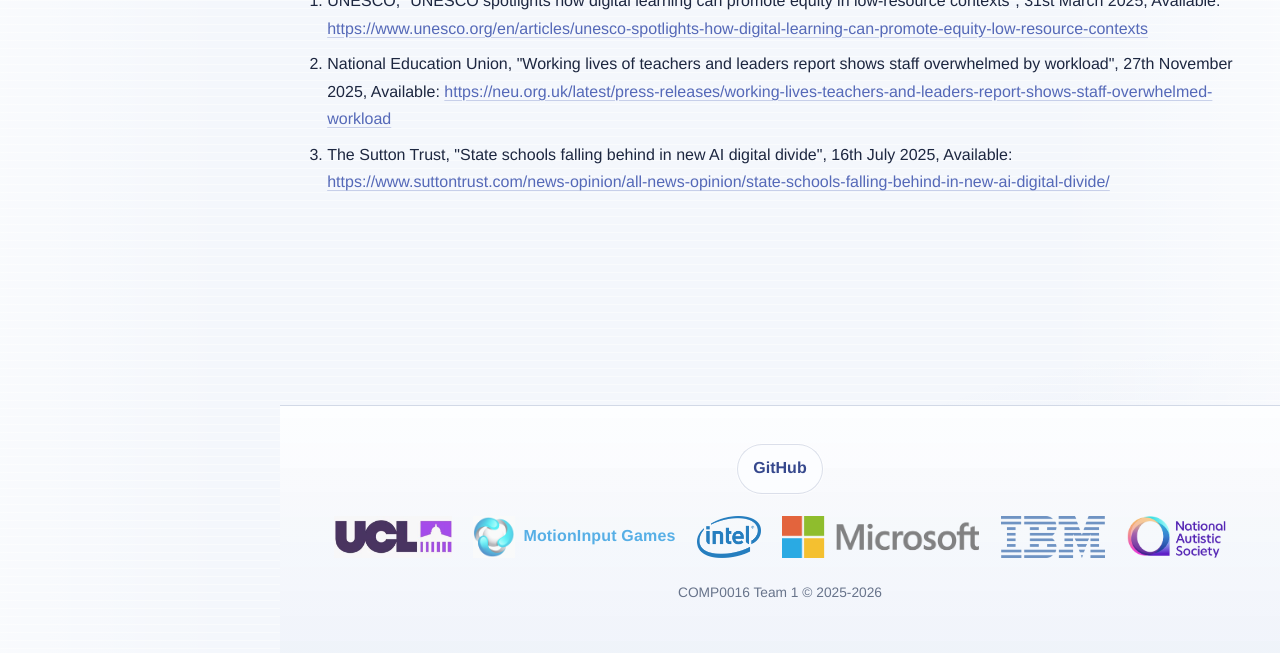
<file: requirements.html>
<!DOCTYPE html>
<html>
<head>
  <meta name="viewport" content="width=device-width, initial-scale=1">
  <title>Requirements</title>
  <link rel="stylesheet" href="css/style.css">
  <script>if(localStorage.getItem('theme')==='dark')document.documentElement.setAttribute('data-theme','dark')</script>
</head>
<body>
  <nav>
    <a href="index.html" class="nav-logo"> <img src="assets/images/smolpc.png" alt="SmolPC 2.0"> </a>
    <div class="nav-item"><a href="index.html">Home</a><div class="nav-dropdown"><a href="index.html#abstract">Abstract</a><a href="index.html#video">Video</a><a href="index.html#team">Team Members</a><a href="index.html#gantt">Project Timeline</a></div></div>
    <div class="nav-item"><a href="requirements.html">Requirements</a><div class="nav-dropdown"><a href="requirements.html#partner">Partner Introduction</a><a href="requirements.html#background">Background</a><a href="requirements.html#goals">Project Goals</a><a href="requirements.html#gathering">Requirements Gathering</a><a href="requirements.html#personas">Personas</a><a href="requirements.html#use-case-diagram">Use Case Diagram</a><a href="requirements.html#moscow">MoSCoW List</a></div></div>
    <div class="nav-item"><a href="research.html">Research</a><div class="nav-dropdown"><a href="research.html#requirements-discovery">Requirements Discovery</a><a href="research.html#related-projects">Related Projects</a><a href="research.html#technology-review">Technology Review</a><a href="research.html#summary">Summary</a><a href="research.html#consent-forms">Consent Forms</a></div></div>
    <div class="nav-item"><a href="ui.html">UI Design</a><div class="nav-dropdown"><a href="ui.html#design-principles">Design Principles</a><a href="ui.html#unified-shell">Shared Shell</a><a href="ui.html#shared-wireframe">Wireframe</a><a href="ui.html#mode-adaptations">Mode Adaptations</a><a href="ui.html#artefacts">Artefacts</a></div></div>
    <div class="nav-item"><a href="system.html">System Design</a><div class="nav-dropdown"><a href="system.html#architecture">Architecture</a><a href="system.html#sequence-diagrams">Sequence Diagrams</a><a href="system.html#data-storage">Data Storage</a><a href="system.html#design-patterns">Design Patterns</a><a href="system.html#packages-apis">Packages &amp; APIs</a></div></div>
    <div class="nav-item"><a href="engine.html">Engine</a><div class="nav-dropdown"><a href="engine.html#overview">Overview</a><a href="engine.html#crate-architecture">Crate Architecture</a><a href="engine.html#hardware-detection">Hardware &amp; Backend Selection</a><a href="engine.html#inference-backends">Inference Backends</a><a href="engine.html#lifecycle">Engine Lifecycle</a><a href="engine.html#api">API Surface</a><a href="engine.html#voice-audio">Voice &amp; Audio</a><a href="engine.html#challenges">Challenges &amp; Decisions</a></div></div>
    <div class="nav-item"><a href="implementation.html">Implementation</a><div class="nav-dropdown"><a href="implementation.html#overview">Overview</a><a href="implementation.html#shared-infrastructure">Shared Infrastructure</a><a href="implementation.html#unified-shell">Unified Shell</a><a href="implementation.html#codehelper">CodeHelper</a><a href="implementation.html#gimp">GIMP</a><a href="implementation.html#blender">Blender</a><a href="implementation.html#libreoffice">LibreOffice</a></div></div>
    <div class="nav-item"><a href="testing.html">Testing</a><div class="nav-dropdown"><a href="testing.html#strategy">Strategy</a><a href="testing.html#unit-testing">Unit Testing</a><a href="testing.html#integration-testing">Integration Testing</a><a href="testing.html#prompt-testing">Prompt Testing</a><a href="testing.html#compatibility-testing">Compatibility</a><a href="testing.html#performance-testing">Performance</a><a href="testing.html#uat">User Acceptance</a></div></div>
    <div class="nav-item"><a href="evaluation.html">Evaluation</a><div class="nav-dropdown"><a href="evaluation.html#achievements">Achievements</a><a href="evaluation.html#bugs">Known Bugs</a><a href="evaluation.html#critical-evaluation">Critical Evaluation</a><a href="evaluation.html#contributions">Contributions</a><a href="evaluation.html#future-work">Future Work</a></div></div>
    <div class="nav-item"><a href="appendices.html">Appendices</a><div class="nav-dropdown"><a href="appendices.html#user-manual">User Manual</a><a href="appendices.html#deployment-manual">Deployment Manual</a><a href="appendices.html#gdpr">GDPR</a><a href="appendices.html#license">License</a><a href="appendices.html#blog">Blog</a><a href="appendices.html#monthly-videos">Monthly Videos</a></div></div>
    <button class="theme-toggle" aria-label="Toggle dark mode" title="Toggle dark mode"><svg class="icon-sun" width="18" height="18" viewBox="0 0 24 24" fill="none" stroke="currentColor" stroke-width="2" stroke-linecap="round" stroke-linejoin="round"><circle cx="12" cy="12" r="5"/><line x1="12" y1="1" x2="12" y2="3"/><line x1="12" y1="21" x2="12" y2="23"/><line x1="4.22" y1="4.22" x2="5.64" y2="5.64"/><line x1="18.36" y1="18.36" x2="19.78" y2="19.78"/><line x1="1" y1="12" x2="3" y2="12"/><line x1="21" y1="12" x2="23" y2="12"/><line x1="4.22" y1="19.78" x2="5.64" y2="18.36"/><line x1="18.36" y1="5.64" x2="19.78" y2="4.22"/></svg><svg class="icon-moon" width="18" height="18" viewBox="0 0 24 24" fill="none" stroke="currentColor" stroke-width="2" stroke-linecap="round" stroke-linejoin="round"><path d="M21 12.79A9 9 0 1 1 11.21 3 7 7 0 0 0 21 12.79z"/></svg></button>
  </nav>

    <main>

    <h1>Requirements</h1>

    <!-- partner intros -->
    <section id="partner">
      <h2>Partner Introduction</h2>
        <p>SmolPC 2.0 sits within both a direct partner context and a wider technology ecosystem. The primary external partner context for this project is MotionInput Games, while the organisations below remain important because they shaped the deployment environment, hardware targets, and runtime technologies used by the final system.</p>
        <h3> MotionInput Games </h3>
        <p><a href="https://www.motioninputgames.com/" target="_blank" rel="noopener noreferrer">MotionInput Games</a> is an official AI spinout of UCL Computer Science focused on accessible, touchless gaming and equitable computing. In the context of SmolPC 2.0, it provides the clearest direct external partner and publishing context through our supervisor, Prof Dean Mohamedally, who is listed by MotionInput Games as CEO &amp; CTO. We therefore treat MotionInput Games as the project's primary external partner, while Intel, Microsoft, and IBM are better understood as technology and ecosystem-context contributors rather than day-to-day implementation partners.</p>
        <h3> Intel </h3>
        <p>Intel is relevant to SmolPC 2.0 primarily because OpenVINO and Intel hardware support informed part of the local runtime strategy. The project uses OpenVINO where it is the best supported option on the target Windows device, but Intel was not directly embedded in day-to-day development of the final implementation.</p>
        <h3> Microsoft </h3>
        <p>Microsoft is relevant mainly because SmolPC 2.0 is a Windows-first desktop application and part of the runtime path relies on Windows-compatible tooling such as DirectML and ONNX Runtime packages. Microsoft did not have direct hands-on involvement in the final implementation.</p>
        <h3> IBM </h3>
        <p>
IBM forms part of the wider partner context around the project, but it was not a direct technical contributor to the final SmolPC 2.0 implementation. Its role in this report is therefore contextual rather than implementation-specific.</p>
      <p><!-- --></p>
    </section>

    <!-- project background -->
    <section id="background">
      <h2>Project Background</h2>
      <p>Artificial intelligence is transforming education, yet access to AI-powered learning tools remains deeply unequal. Most mainstream systems still depend on cloud accounts, reliable internet connectivity, and platform lock-in, which makes them difficult to deploy in privacy-sensitive or under-resourced educational settings. According to UNESCO, the majority of primary schools and a significant proportion of secondary schools worldwide lack internet connectivity. [1] At the same time, teachers are under increasing workload pressure [2], and schools risk falling further behind in the emerging AI divide. [3]</p>
      <p>The project began from an earlier SmolPC LibreOffice prototype that demonstrated local AI assistance was possible, but also exposed important limitations. It centred on one application, relied on a more cumbersome local inference setup, and did not translate cleanly into a broader classroom platform. As the project scope expanded to include a dedicated coding workflow together with GIMP and Blender support, it became clear that simply extending the old architecture would create repeated deployment, security, and maintainability problems.</p>
      <p>Those constraints shaped the final direction of SmolPC 2.0. Rather than remaining a LibreOffice-first prototype, the project evolved into a unified offline AI platform with coding support as the flagship workflow and shared support for writing, presentations, image editing, and 3D workflows. This shift also changed the technical requirements: Windows-first packaged deployment, local privacy, easier setup, reduced installation burden, and hardware-aware local inference became core project goals rather than secondary concerns.</p>

    </section>

    <!-- project goals -->
    <section id="goals">
      <h2>Project Goals</h2>
      <p>The overarching goal of SmolPC 2.0 is to deliver a free, offline, open-source AI assistant suite that integrates directly into the software students already use, including coding, LibreOffice, GIMP, and Blender workflows, while remaining realistic to deploy on a range of school and personal devices. Rather than assuming one fixed hardware profile, the system is designed to recognise the best supported local runtime path on the current machine and keep local AI practical without cloud dependence.</p>
      <p>Specifically, SmolPC 2.0 aims to:</p>
      <li>Enable students and teachers to control educational software through natural language, reducing the technical barrier to using complex applications.</li>
      <li>Support coding education through an AI-powered assistant that guides students through programming concepts and helps them debug their work.</li>
      <li>Offer optional local voice input and read-aloud in SmolPC 2.0 so that users can dictate prompts and listen to responses without relying on cloud accessibility services.</li>
      <li>Teach image editing and 3D modelling interactively, through AI assistants embedded directly in GIMP and Blender.</li>
      <li>Operate entirely offline in a Windows-first packaged application, using locally managed models to ensure data privacy and avoid dependence on internet connectivity or a separate Ollama installation.</li>
      <li>Remain hardware-aware on Windows by selecting the best supported runtime path for the current machine and leveraging technologies such as OpenVINO where appropriate.</li>
    </section>

    <!-- gathering requirements -->
    <section id="gathering">
      <h2>Gathering Requirements</h2>
      <p>Requirements were gathered iteratively rather than fixed once at the start. Because SmolPC evolved through several architectural pivots during development, the final requirements reflect both early stakeholder goals and constraints discovered through implementation.</p>
      <ol>
        <li><strong>Legacy baseline:</strong> we reviewed the original SmolPC LibreOffice and Ollama-based prototype to identify what was reusable and what prevented broader adoption.</li>
        <li><strong>Scope expansion:</strong> new project objectives introduced a dedicated coding workflow together with assistants for GIMP and Blender, turning the project from a single-application prototype into a multi-workflow platform.</li>
        <li><strong>Prototype-driven refinement:</strong> early assistant development exposed problems around duplicated inference logic, security boundaries, Windows packaging, and the deployment overhead of relying on a separately managed model server.</li>
        <li><strong>Deployment-driven refinement:</strong> as the goal shifted towards realistic school deployment, requirements expanded to include a unified app, a shared local engine, hardware-aware runtime selection, direct model management inside the product, and a setup flow that avoids asking students or teachers to install Ollama or manage inference infrastructure manually.</li>
      </ol>
      <p>We did not rely on a formal pupil survey. Direct access to school-age users was limited for safeguarding reasons, so requirements were refined through supervisor discussions, teacher-facing feedback, prototype evaluation, and iterative internal testing of realistic workflows.</p>
      <p>We also compared mainstream cloud AI tools with the deployment assumptions required for SmolPC 2.0. This was not intended as a general product ranking; it was a way to highlight why privacy, offline use, easier deployment, local control, and predictable classroom setup became decisive requirements for this project.</p>
      <p>Later accessibility-oriented implementation work on voice interaction reinforced the same conclusion: if speech input or read-aloud support was included, it still needed to run locally, avoid separate cloud services, and degrade safely when audio hardware or bundled voice resources were unavailable.</p>
      <table class="comparison-table">
        <thead>
          <tr>
            <th>Criterion</th>
            <th>Microsoft Copilot</th>
            <th>ChatGPT</th>
            <th>Google Gemini</th>
            <th>SmolPC v2.0 (ours)</th>
          </tr>
        </thead>
        <tbody>
          <tr>
            <td>Internet required during normal use</td>
            <td class="no">Yes</td>
            <td class="no">Yes</td>
            <td class="no">Yes</td>
            <td class="yes">No</td>
          </tr>
          <tr>
            <td>User data processed off-device</td>
            <td class="no">Yes</td>
            <td class="no">Yes</td>
            <td class="no">Yes</td>
            <td class="yes">No</td>
          </tr>
          <tr>
            <td>Account or platform dependency for core use</td>
            <td class="no">Yes</td>
            <td class="no">Yes</td>
            <td class="no">Yes</td>
            <td class="yes">No</td>
          </tr>
          <tr>
            <td>Suitable for privacy-preserving local deployment</td>
            <td class="no">No</td>
            <td class="no">No</td>
            <td class="no">No</td>
            <td class="yes">Yes</td>
          </tr>
          <tr>
            <td>Open-source and redistributable core stack</td>
            <td class="no">No</td>
            <td class="no">No</td>
            <td class="no">No</td>
            <td class="yes">Yes</td>
          </tr>
        </tbody>
      </table>
      <p class="comparison-caption">
        Table 1. Comparison of deployment assumptions between mainstream cloud AI tools and SmolPC v2.0.
      </p>
    </section>

<section id="personas">
  <h2>Personas</h2>
  <p>Based on the information we've collected, we constructed the following personas:</p>

  <div class="cards-outer">
    <div class="cards-header">
      <div class="nav-btns">
        <button class="nav-btn" id="personas-prev">&#8592;</button>
        <button class="nav-btn" id="personas-next">&#8594;</button>
      </div>
    </div>
    <div class="cards-track-wrap">
      <div class="cards-track" id="personas-track">
        <div class="card persona-card">
          <h3>Persona of a Student</h3>
          <img src="assets/images/persona1.jpg" alt="Persona 1 photo">
          <p>A secondary-school student who uses a school or personal laptop for programming, coursework, presentations, and creative assignments. They are comfortable asking questions in plain English, but not configuring local AI tooling or debugging installation problems. They need a tool that feels approachable, keeps their work private, and helps across more than one subject area.</p>
        </div>
        <div class="card persona-card">
          <h3>Persona of a Teacher</h3>
          <img src="assets/images/persona2.jpg" alt="Persona 2 photo">
          <p>A teacher or teaching assistant who prepares lesson material, supports students in computing and digital media work, and values predictable deployment. They want useful AI support for classroom tasks, but cannot depend on cloud services, paid subscriptions, or setup steps that would be difficult to repeat across many student devices.</p>
        </div>
      </div>
    </div>
    <div class="dots" id="personas-dots"></div>
  </div>
</section>

    <!-- use cases -->
    <section id="use-case-diagram">
      <h2>Use Case Diagram</h2>
      <div class="card" style="text-align:center;">
        <h3 style="margin-bottom:1rem;">SmolPC 2.0 — User Interactions</h3>
        <img src="assets/images/use-case-diagram.svg" alt="Use case diagram for SmolPC 2.0 showing Student and Teacher actors, core assistant interaction, optional voice features, coding help, LibreOffice workflows, GIMP image editing, Blender help, and conversation history." style="display:block;margin:0 auto;max-width:100%;">
        <p class="comparison-caption" style="margin-top:1.5rem;">Figure 1. High-level use case diagram for SmolPC 2.0 as a unified local AI platform.</p>
      </div>
    </section>
    
    <section id="use-case-list">
    <h2>Use Case List</h2>
  
    <p>
      The following use cases describe how students and teachers interact with SmolPC v2.0 as a unified local AI platform.
      Each use case maps to one or more functional requirements listed in the MoSCoW section below.
    </p>

    <div class="cards-outer">
    <div class="cards-header">
      <span class="cards-title">Use cases</span>
      <div class="nav-btns">
        <button class="nav-btn" id="prev">&#8592;</button>
        <button class="nav-btn" id="next">&#8594;</button>
      </div>
    </div>
    <div class="cards-track-wrap">
      <div class="cards-track" id="track"></div>
    </div>
    <div class="dots" id="dots"></div>
  </div>
  
    <!-- UC1 -->
    <div class="uc-block">
      <h3>UC1 — Start SmolPC and Send a Text Request</h3>
      <table>
        <tr><td class="uc-label">Actor</td><td>Student / Teacher</td></tr>
        <tr><td class="uc-label">Pre-condition</td><td>SmolPC 2.0 is open and the shared local engine is available.</td></tr>
        <tr>
          <td class="uc-label">Main Flow</td>
          <td class="uc-flow">
            <ol>
              <li>User opens SmolPC 2.0 Home and selects a tool.</li>
              <li>User types a request in the chat box.</li>
              <li>The text is sent to the local LLM; a loading indicator is shown while processing.</li>
              <li>The AI response appears in the chat panel.</li>
              <li>If supported, the user can press a read-aloud control to hear the response locally.</li>
            </ol>
          </td>
        </tr>
        <tr><td class="uc-label">Post-condition</td><td>The response is visible in the active workspace and the request has been handled locally, with optional local audio playback if requested.</td></tr>
        <tr><td class="uc-label">Exception</td><td>If the runtime or host application is unavailable, the user is shown setup guidance or a clear recoverable error.</td></tr>
      </table>
    </div>
  
    <!-- UC2 -->
    <div class="uc-block">
      <h3>UC2 — Get Coding Help in Code Mode</h3>
      <table>
        <tr><td class="uc-label">Actor</td><td>Student / Teacher</td></tr>
        <tr><td class="uc-label">Pre-condition</td><td>Code mode is active in the unified SmolPC application and the shared engine is ready.</td></tr>
        <tr>
          <td class="uc-label">Main Flow</td>
          <td class="uc-flow">
            <ol>
              <li>User opens Code mode from SmolPC 2.0 Home.</li>
              <li>User types or dictates a coding question, bug report, or request for new code.</li>
              <li>The assistant generates a local response that explains the problem, suggests fixes, or drafts code.</li>
              <li>User continues the conversation, copies code, or optionally uses read-aloud on the assistant response.</li>
            </ol>
          </td>
        </tr>
        <tr><td class="uc-label">Post-condition</td><td>Student receives a locally generated coding answer suited to the task.</td></tr>
      </table>
    </div>
  
    <!-- UC3 -->
    <div class="uc-block">
      <h3>UC3 — Create or Edit a Document in LibreOffice Writer</h3>
      <table>
        <tr><td class="uc-label">Actor</td><td>Student / Teacher</td></tr>
        <tr><td class="uc-label">Pre-condition</td><td>LibreOffice is installed and Writer mode is available in SmolPC.</td></tr>
        <tr>
          <td class="uc-label">Main Flow</td>
          <td class="uc-flow">
            <ol>
              <li>User opens Writer mode from the unified application.</li>
              <li>User creates a new document or works on an existing one.</li>
              <li>User asks the assistant to draft, edit, structure, or format content.</li>
              <li>The Writer workflow applies the requested actions and returns a summary.</li>
              <li>User reviews the result and requests further refinement if needed.</li>
            </ol>
          </td>
        </tr>
        <tr><td class="uc-label">Post-condition</td><td>The document is updated locally according to the request.</td></tr>
      </table>
    </div>
  
    <!-- UC4 -->
    <div class="uc-block">
      <h3>UC4 — Create or Edit a Presentation in Slides</h3>
      <table>
        <tr><td class="uc-label">Actor</td><td>Student</td></tr>
        <tr><td class="uc-label">Pre-condition</td><td>Slides mode is available in SmolPC and LibreOffice is installed.</td></tr>
        <tr>
          <td class="uc-label">Main Flow</td>
          <td class="uc-flow">
            <ol>
              <li>User opens Slides mode from the unified application.</li>
              <li>User asks for a new presentation, new slide content, or edits to an existing deck.</li>
              <li>The assistant generates slide-level actions and applies them through the LibreOffice workflow.</li>
              <li>User reviews the updated deck and continues refining it in natural language.</li>
            </ol>
          </td>
        </tr>
        <tr><td class="uc-label">Post-condition</td><td>The presentation is created or updated locally according to the request.</td></tr>
      </table>
    </div>
  
    <!-- UC5 -->
    <div class="uc-block">
      <h3>UC5 — Edit an Image in GIMP</h3>
      <table>
        <tr><td class="uc-label">Actor</td><td>Student</td></tr>
        <tr><td class="uc-label">Pre-condition</td><td>GIMP is installed on the device and GIMP mode is selected.</td></tr>
        <tr>
          <td class="uc-label">Main Flow</td>
          <td class="uc-flow">
            <ol>
              <li>User switches to GIMP mode.</li>
              <li>User asks for an edit such as cropping, blurring, adjusting colour, or applying a transformation.</li>
              <li>The GIMP workflow maps the request to local tool actions.</li>
              <li>The image is updated and the user asks for follow-up changes if needed.</li>
            </ol>
          </td>
        </tr>
        <tr><td class="uc-label">Post-condition</td><td>The requested image edit is completed locally inside the GIMP workflow.</td></tr>
      </table>
    </div>
  
    <!-- UC6 -->
    <div class="uc-block">
      <h3>UC6 — Get Scene-Aware Help in Blender</h3>
      <table>
        <tr><td class="uc-label">Actor</td><td>Student / Teacher</td></tr>
        <tr><td class="uc-label">Pre-condition</td><td>Blender is installed and Blender mode is available in SmolPC.</td></tr>
        <tr>
          <td class="uc-label">Main Flow</td>
          <td class="uc-flow">
            <ol>
              <li>User switches to Blender mode.</li>
              <li>User asks a question about the current scene, object, material, or workflow.</li>
              <li>The assistant uses local context and retrieval to produce a scene-aware answer.</li>
              <li>User follows the guidance and continues the conversation with follow-up questions.</li>
            </ol>
          </td>
        </tr>
        <tr><td class="uc-label">Post-condition</td><td>User receives Blender help that is grounded in the local workflow rather than a generic web-style answer.</td></tr>
      </table>
    </div>
  
    <!-- UC7 -->
    <div class="uc-block">
      <h3>UC7 — Switch Modes and Continue Previous Work</h3>
      <table>
        <tr><td class="uc-label">Actor</td><td>Student / Teacher</td></tr>
        <tr><td class="uc-label">Pre-condition</td><td>At least one previous conversation exists locally and the unified application is open.</td></tr>
        <tr>
          <td class="uc-label">Main Flow</td>
          <td class="uc-flow">
            <ol>
              <li>User opens SmolPC 2.0 and sees their chat history listed in the left sidebar.</li>
              <li>User clicks a past conversation (e.g. "Python Function Help — Yesterday").</li>
              <li>The full conversation loads and the user continues from where they left off.</li>
            </ol>
          </td>
        </tr>
        <tr><td class="uc-label">Post-condition</td><td>Mode-specific work and chat history remain available inside one unified application.</td></tr>
      </table>
    </div>
  
  </section>
  
  

  <section id="moscow">
    <h2>MoSCoW Requirements</h2>
  
    <p>
      Requirements were prioritised using the MoSCoW method, separating what the system
      must deliver from what would be beneficial but is not critical. The list below reflects
      the final agreed requirements following stakeholder interviews and pseudo-user testing.
    </p>
  
    <!-- FUNCTIONAL -->
    <h3>Functional Requirements</h3>
  
    <table>
      <thead>
        <tr>
          <th style="width: 80px;">ID</th>
          <th>Requirement</th>
          <th style="width: 120px;">Priority</th>
        </tr>
      </thead>
      <tbody>
        <tr>
          <td>FR-M1</td>
          <td>The platform shall accept natural language requests via text input across all assistant modes.</td>
          <td><span class="badge badge-must">Must Have</span></td>
        </tr>
        <tr>
          <td>FR-M2</td>
          <td>The platform shall provide a unified desktop shell that brings together the Code mode and assistant workflows for LibreOffice, GIMP, and Blender.</td>
          <td><span class="badge badge-must">Must Have</span></td>
        </tr>
        <tr>
          <td>FR-M3</td>
          <td>The Code mode shall answer coding questions, explain programming concepts, and generate or debug code in plain language.</td>
          <td><span class="badge badge-must">Must Have</span></td>
        </tr>
        <tr>
          <td>FR-M4</td>
          <td>The LibreOffice assistant shall support document and presentation workflows through natural language requests.</td>
          <td><span class="badge badge-must">Must Have</span></td>
        </tr>
        <tr>
          <td>FR-M5</td>
          <td>The GIMP assistant shall support image-editing workflows through natural language requests.</td>
          <td><span class="badge badge-must">Must Have</span></td>
        </tr>
        <tr>
          <td>FR-M6</td>
          <td>The Blender assistant shall support scene-aware 3D help and workflow guidance through natural language requests.</td>
          <td><span class="badge badge-must">Must Have</span></td>
        </tr>
        <tr>
          <td>FR-M7</td>
          <td>All AI inference shall run locally on-device during normal use, with no cloud dependency after setup.</td>
          <td><span class="badge badge-must">Must Have</span></td>
        </tr>
        <tr>
          <td>FR-M8</td>
          <td>SmolPC 2.0 Home shall provide a unified launcher for all tools without requiring the user to open separate applications.</td>
          <td><span class="badge badge-must">Must Have</span></td>
        </tr>
        <tr>
          <td>FR-S1</td>
          <td>The system shall display a visible loading indicator while the AI model is processing a request.</td>
          <td><span class="badge badge-should">Should Have</span></td>
        </tr>
        <tr>
          <td>FR-S2</td>
          <td>The system shall persist chat history per tool across sessions so users can continue previous conversations.</td>
          <td><span class="badge badge-should">Should Have</span></td>
        </tr>
        <tr>
          <td>FR-S3</td>
          <td>The platform shall detect required host applications and provide setup guidance when a workflow is unavailable.</td>
          <td><span class="badge badge-should">Should Have</span></td>
        </tr>
        <tr>
          <td>FR-S4</td>
          <td>The platform shall choose the best supported local runtime path for the current machine and fall back gracefully when a preferred accelerator is unavailable.</td>
          <td><span class="badge badge-should">Should Have</span></td>
        </tr>
        <tr>
          <td>FR-S5</td>
          <td>The unified app shall allow users to open or focus the relevant host application directly from the active workflow.</td>
          <td><span class="badge badge-should">Should Have</span></td>
        </tr>
        <tr>
          <td>FR-S6</td>
          <td>The system shall allow users to recover from missing prerequisites or runtime failures without losing chat state.</td>
          <td><span class="badge badge-should">Should Have</span></td>
        </tr>
        <tr>
          <td>FR-S7</td>
          <td>SmolPC 2.0 should support optional local voice input and read-aloud so users can dictate prompts and hear responses when compatible audio hardware is available.</td>
          <td><span class="badge badge-should">Should Have</span></td>
        </tr>
        <tr>
          <td>FR-C1</td>
          <td>The platform could include local benchmark or diagnostics features to help compare runtime behaviour on different machines.</td>
          <td><span class="badge badge-could">Could Have</span></td>
        </tr>
        <tr>
          <td>FR-C2</td>
          <td>A local retrieval-augmented workflow could surface relevant documentation or help content for supported tools.</td>
          <td><span class="badge badge-could">Could Have</span></td>
        </tr>
        <tr>
          <td>FR-W1</td>
          <td>The system will not use cloud-hosted AI models or transmit any user data to external servers.</td>
          <td><span class="badge badge-wont">Won't Have</span></td>
        </tr>
        <tr>
          <td>FR-W2</td>
          <td>The system will not require a paid subscription or API key for any core functionality.</td>
          <td><span class="badge badge-wont">Won't Have</span></td>
        </tr>
        <tr>
          <td>FR-W3</td>
          <td>Full school network deployment or MDM integration is out of scope for this project phase.</td>
          <td><span class="badge badge-wont">Won't Have</span></td>
        </tr>
      </tbody>
    </table>
  
    <!-- NON-FUNCTIONAL -->
    <h3>Non-Functional Requirements</h3>
  
    <table>
      <thead>
        <tr>
          <th style="width: 80px;">ID</th>
          <th>Requirement</th>
          <th style="width: 140px;">Category</th>
          <th style="width: 120px;">Priority</th>
        </tr>
      </thead>
      <tbody>
        <tr>
          <td>NF-M1</td>
          <td>All AI functions shall work fully offline after initial model download — no network calls during normal use.</td>
          <td>Privacy / Security</td>
          <td><span class="badge badge-must">Must Have</span></td>
        </tr>
        <tr>
          <td>NF-M2</td>
          <td>No student data, prompts, or generated content shall leave the local device at any time.</td>
          <td>Privacy / GDPR</td>
          <td><span class="badge badge-must">Must Have</span></td>
        </tr>
        <tr>
          <td>NF-M3</td>
          <td>Installation and launch shall not require end users to manage a separate inference server or run ad hoc shell commands as part of normal setup.</td>
          <td>Deployability</td>
          <td><span class="badge badge-must">Must Have</span></td>
        </tr>
        <tr>
          <td>NF-M4</td>
          <td>The system shall degrade gracefully when a preferred local accelerator is unavailable, using a supported local runtime path instead of failing completely.</td>
          <td>Reliability</td>
          <td><span class="badge badge-must">Must Have</span></td>
        </tr>
        <tr>
          <td>NF-M5</td>
          <td>The architecture shall separate shared inference, app orchestration, and user interface logic to keep the platform maintainable as it grows.</td>
          <td>Maintainability</td>
          <td><span class="badge badge-must">Must Have</span></td>
        </tr>
        <tr>
          <td>NF-M6</td>
          <td>All source code, runtimes, and models used in the final platform shall be open-source or redistributable under compatible licences.</td>
          <td>Legal / Licensing</td>
          <td><span class="badge badge-must">Must Have</span></td>
        </tr>
        <tr>
          <td>NF-S1</td>
          <td>The platform should surface setup status, host application availability, and model or runtime state clearly to the user.</td>
          <td>Usability</td>
          <td><span class="badge badge-should">Should Have</span></td>
        </tr>
        <tr>
          <td>NF-S2</td>
          <td>The hardware-aware runtime selector should choose the best supported backend for the current device automatically.</td>
          <td>Performance</td>
          <td><span class="badge badge-should">Should Have</span></td>
        </tr>
        <tr>
          <td>NF-S3</td>
          <td>The architecture shall be extensible — adding a new tool shall not require changes to the core SmolPC 2.0 codebase.</td>
          <td>Maintainability</td>
          <td><span class="badge badge-should">Should Have</span></td>
        </tr>
        <tr>
          <td>NF-S4</td>
          <td>Response quality and user experience should remain acceptable across a range of supported hardware, even if throughput varies significantly by device.</td>
          <td>Performance</td>
          <td><span class="badge badge-should">Should Have</span></td>
        </tr>
        <tr>
          <td>NF-S5</td>
          <td>Voice features should fail safely: if microphone input, audio output, or bundled voice resources are unavailable, the core text-chat workflow should continue without crashing.</td>
          <td>Reliability / Accessibility</td>
          <td><span class="badge badge-should">Should Have</span></td>
        </tr>
      </tbody>
    </table>
  
  </section>

    <section id="references">
      <h2>References</h2>
      <ol>
          <li>UNESCO, "UNESCO spotlights how digital learning can promote equity in low-resource contexts", 31st March 2025, Available: <a href="https://www.unesco.org/en/articles/unesco-spotlights-how-digital-learning-can-promote-equity-low-resource-contexts" target="_blank" rel="noopener noreferrer">https://www.unesco.org/en/articles/unesco-spotlights-how-digital-learning-can-promote-equity-low-resource-contexts</a></li>
          <li>National Education Union, "Working lives of teachers and leaders report shows staff overwhelmed by workload", 27th November 2025, Available: <a href="https://neu.org.uk/latest/press-releases/working-lives-teachers-and-leaders-report-shows-staff-overwhelmed-workload" target="_blank" rel="noopener noreferrer">https://neu.org.uk/latest/press-releases/working-lives-teachers-and-leaders-report-shows-staff-overwhelmed-workload</a></li>
          <li>The Sutton Trust, "State schools falling behind in new AI digital divide", 16th July 2025, Available: <a href="https://www.suttontrust.com/news-opinion/all-news-opinion/state-schools-falling-behind-in-new-ai-digital-divide/" target="_blank" rel="noopener noreferrer">https://www.suttontrust.com/news-opinion/all-news-opinion/state-schools-falling-behind-in-new-ai-digital-divide/</a></li>
    </ol>
    </section>
  </main>

  <footer>
    <div class="footer-links">
    <a href="https://github.com/SmolPC-2-0/smolpc-codehelper" target="_blank" rel="noopener noreferrer">GitHub</a>
  </div>

  <div class="footer-logos">
    <a href="https://www.ucl.ac.uk/" target="_blank" rel="noopener noreferrer">
      <img src="assets/images/ucl.png" alt="University College London">
    </a>
    <a href="https://www.motioninputgames.com/" target="_blank" rel="noopener noreferrer">
      <img src="assets/images/motioninput-games.jpg" alt="MotionInput Games">
      <span class="footer-logo-wordmark">MotionInput Games</span>
    </a>
    <a href="https://www.intel.com/content/www/us/en/homepage.html" target="_blank" rel="noopener noreferrer">
      <img src="assets/images/intel.png" alt="Intel">
    </a>
    <a href="https://www.microsoft.com/en-gb" target="_blank" rel="noopener noreferrer">
      <img src="assets/images/microsoft.png" alt="Microsoft">
    </a>
    <a href="https://www.ibm.com/uk-en" target="_blank" rel="noopener noreferrer">
      <img src="assets/images/IBM.png" alt="IBM">
    </a>
    <a href="https://www.autism.org.uk/" target="_blank" rel="noopener noreferrer">
      <img src="assets/images/nas.png" alt="National Autistic Society">
    </a>
  </div>
    <p>COMP0016 Team 1 &copy; 2025-2026</p>
  </footer>

  <script src="js/main.js"></script>
</body>
</html>
</file>
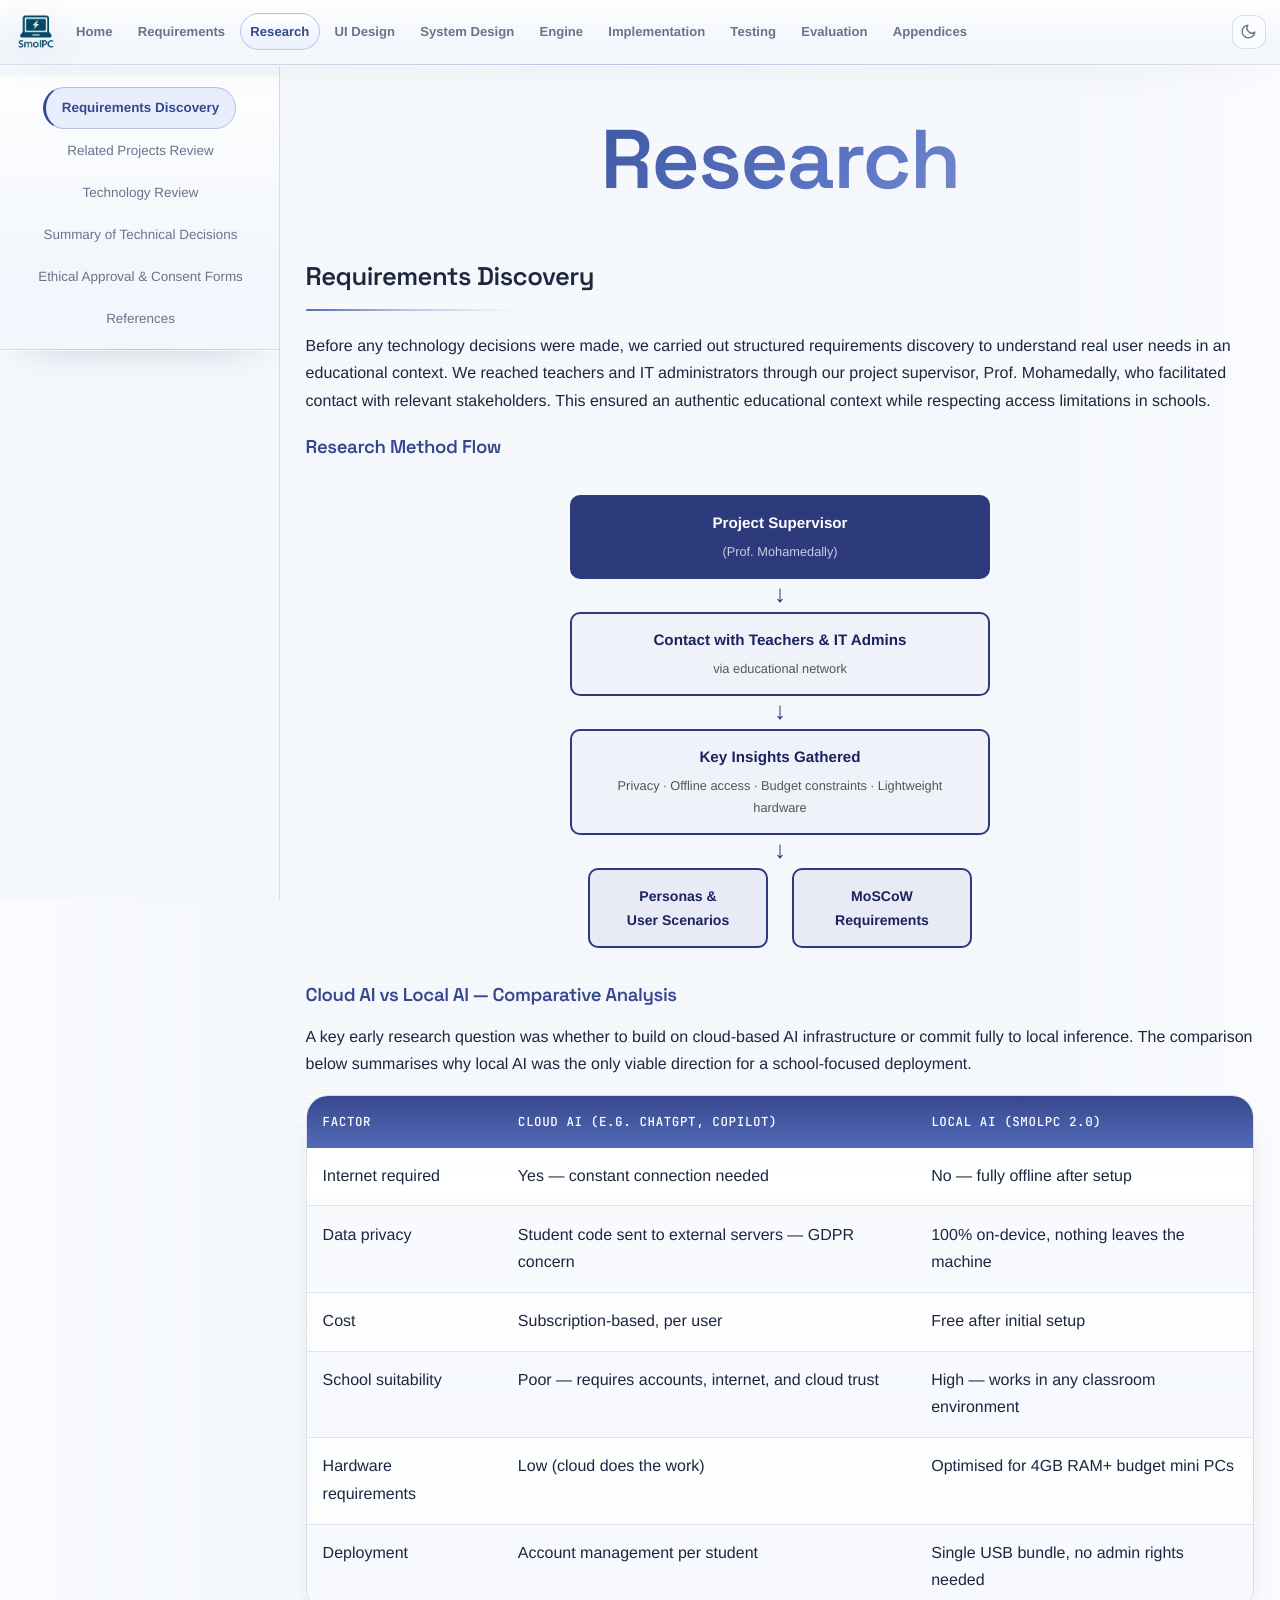
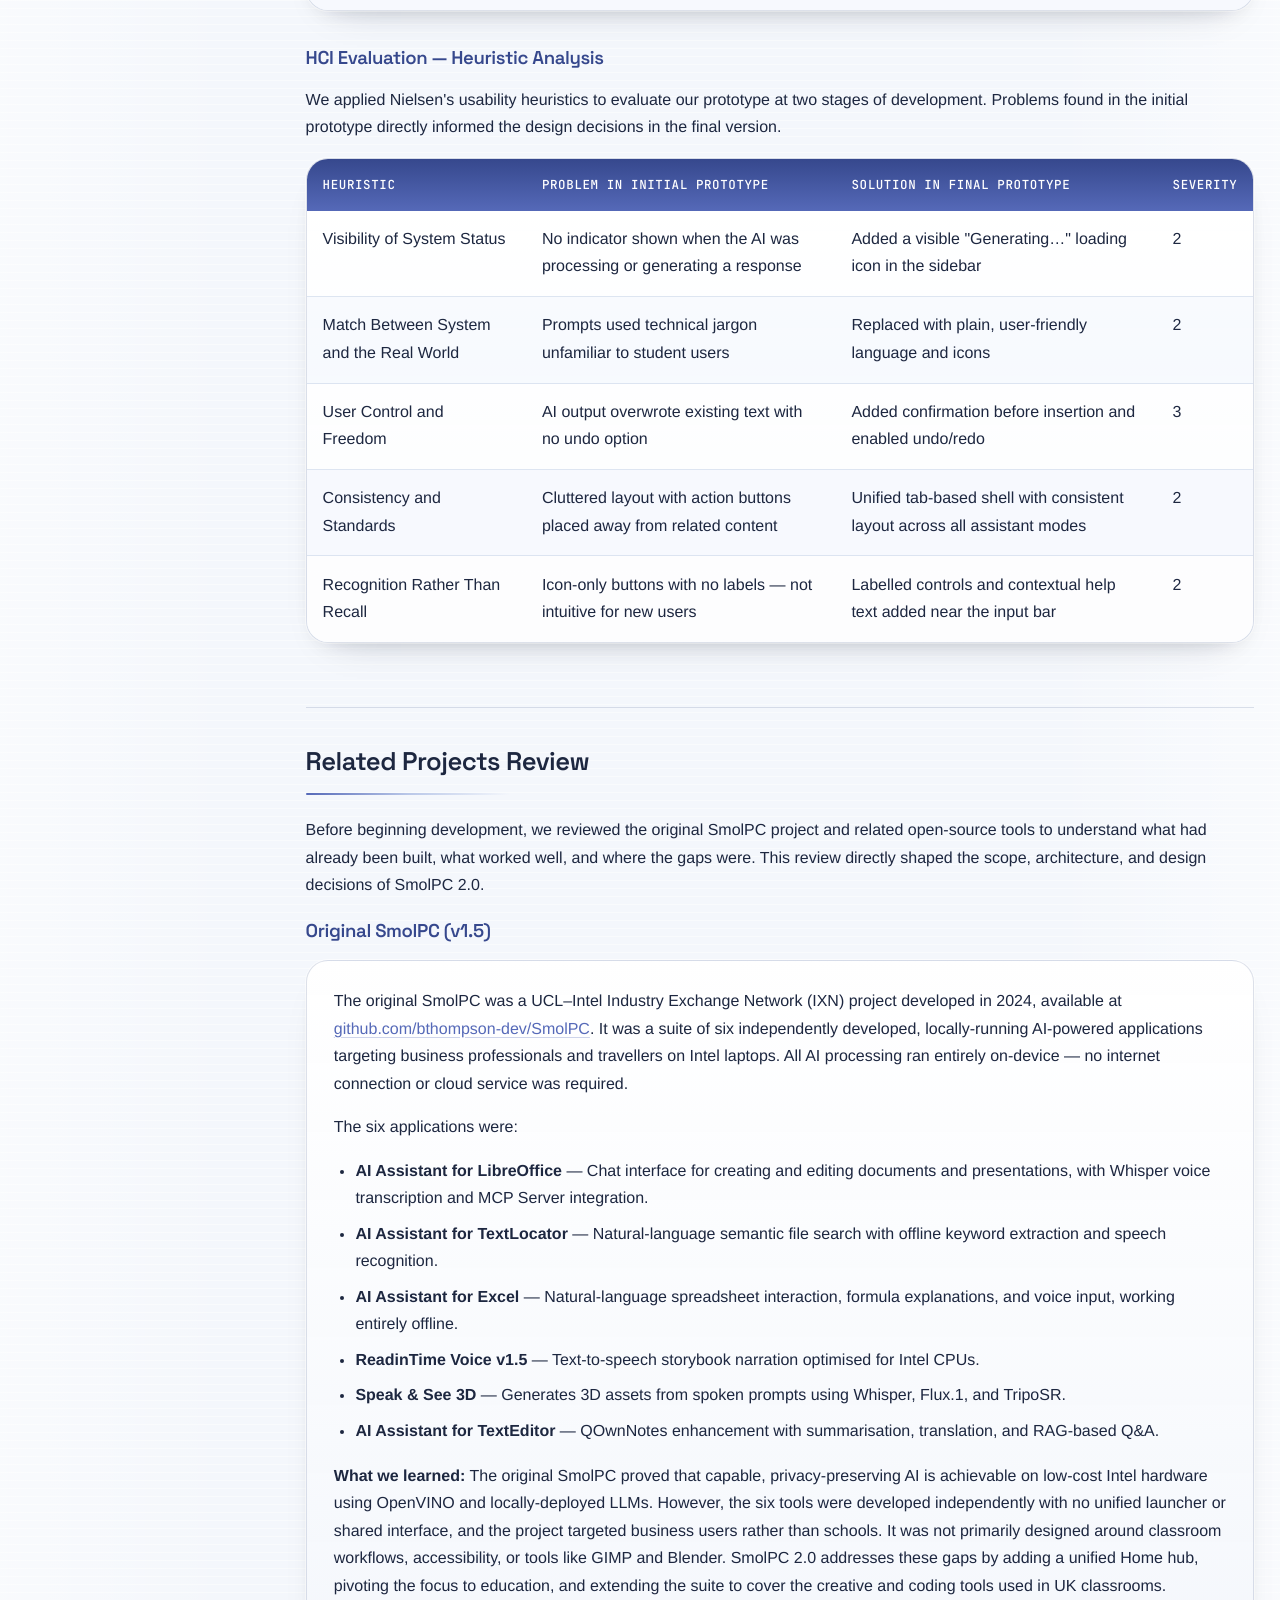
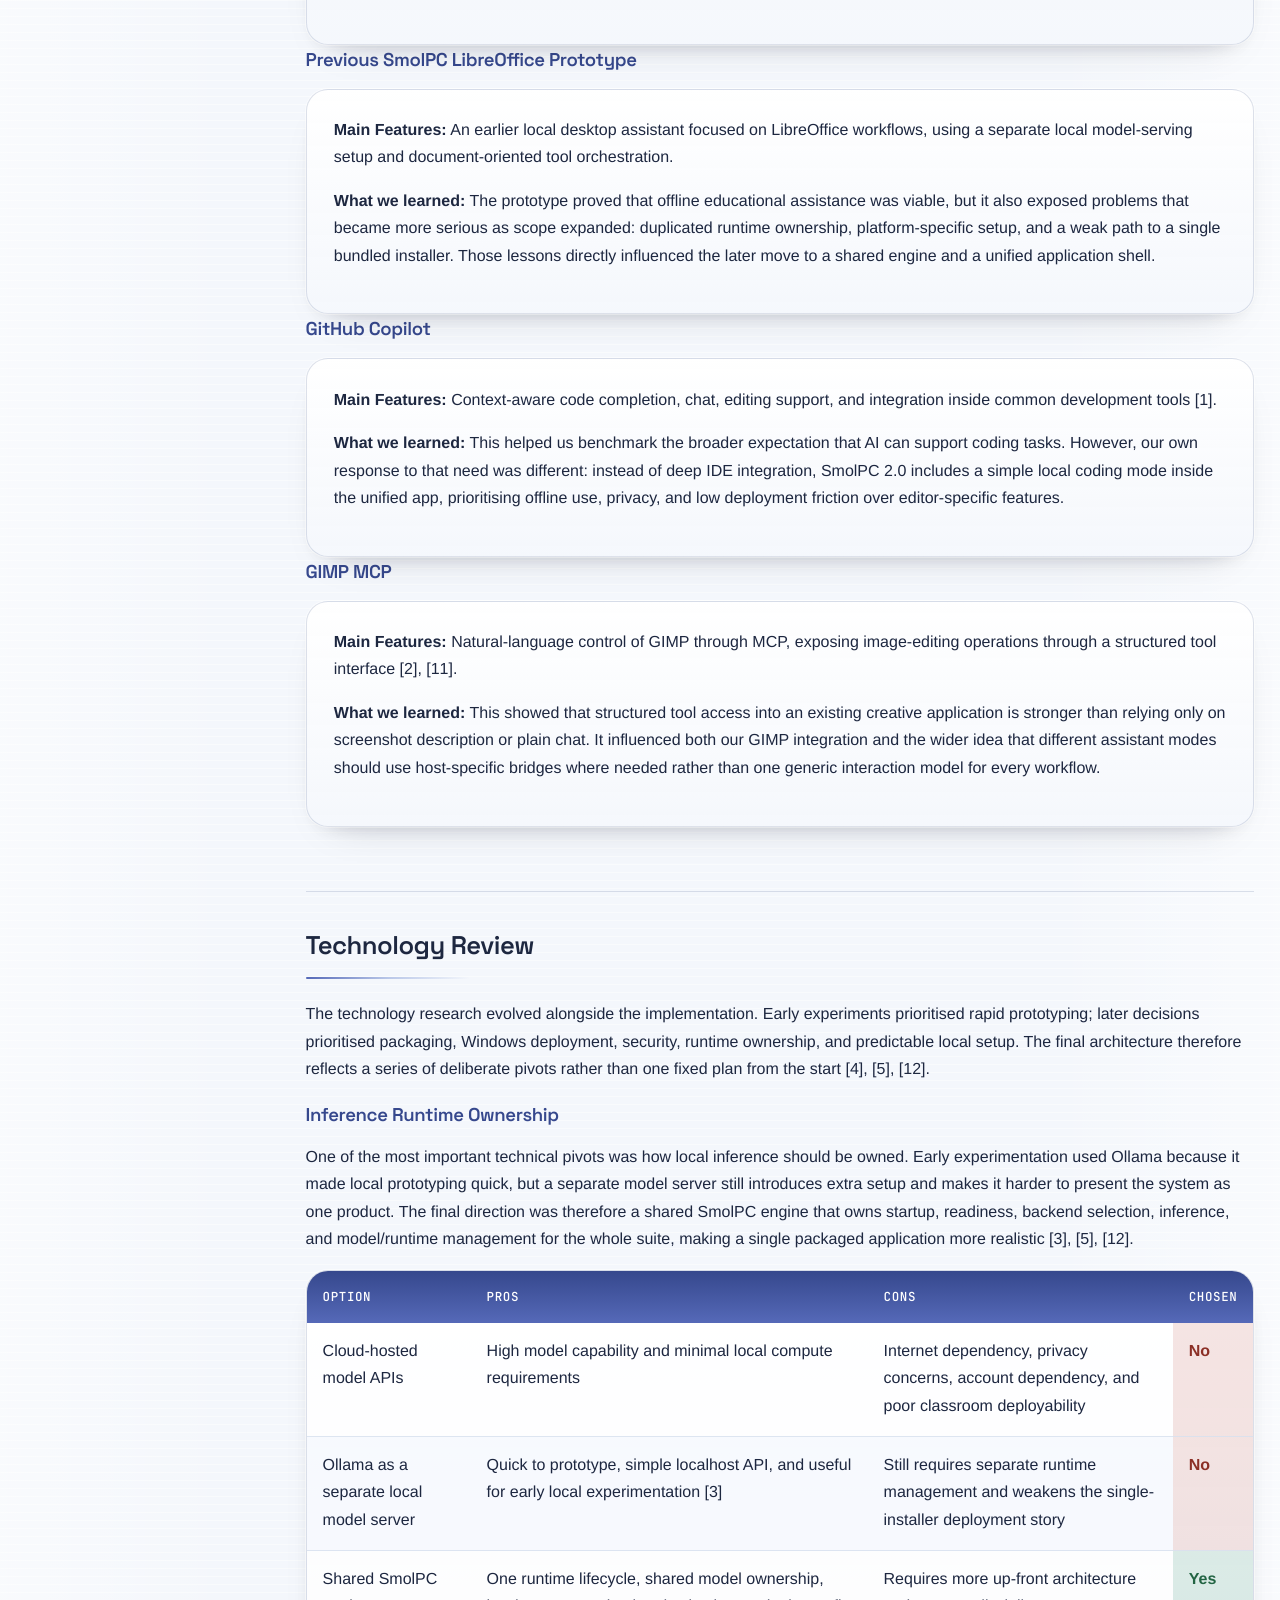
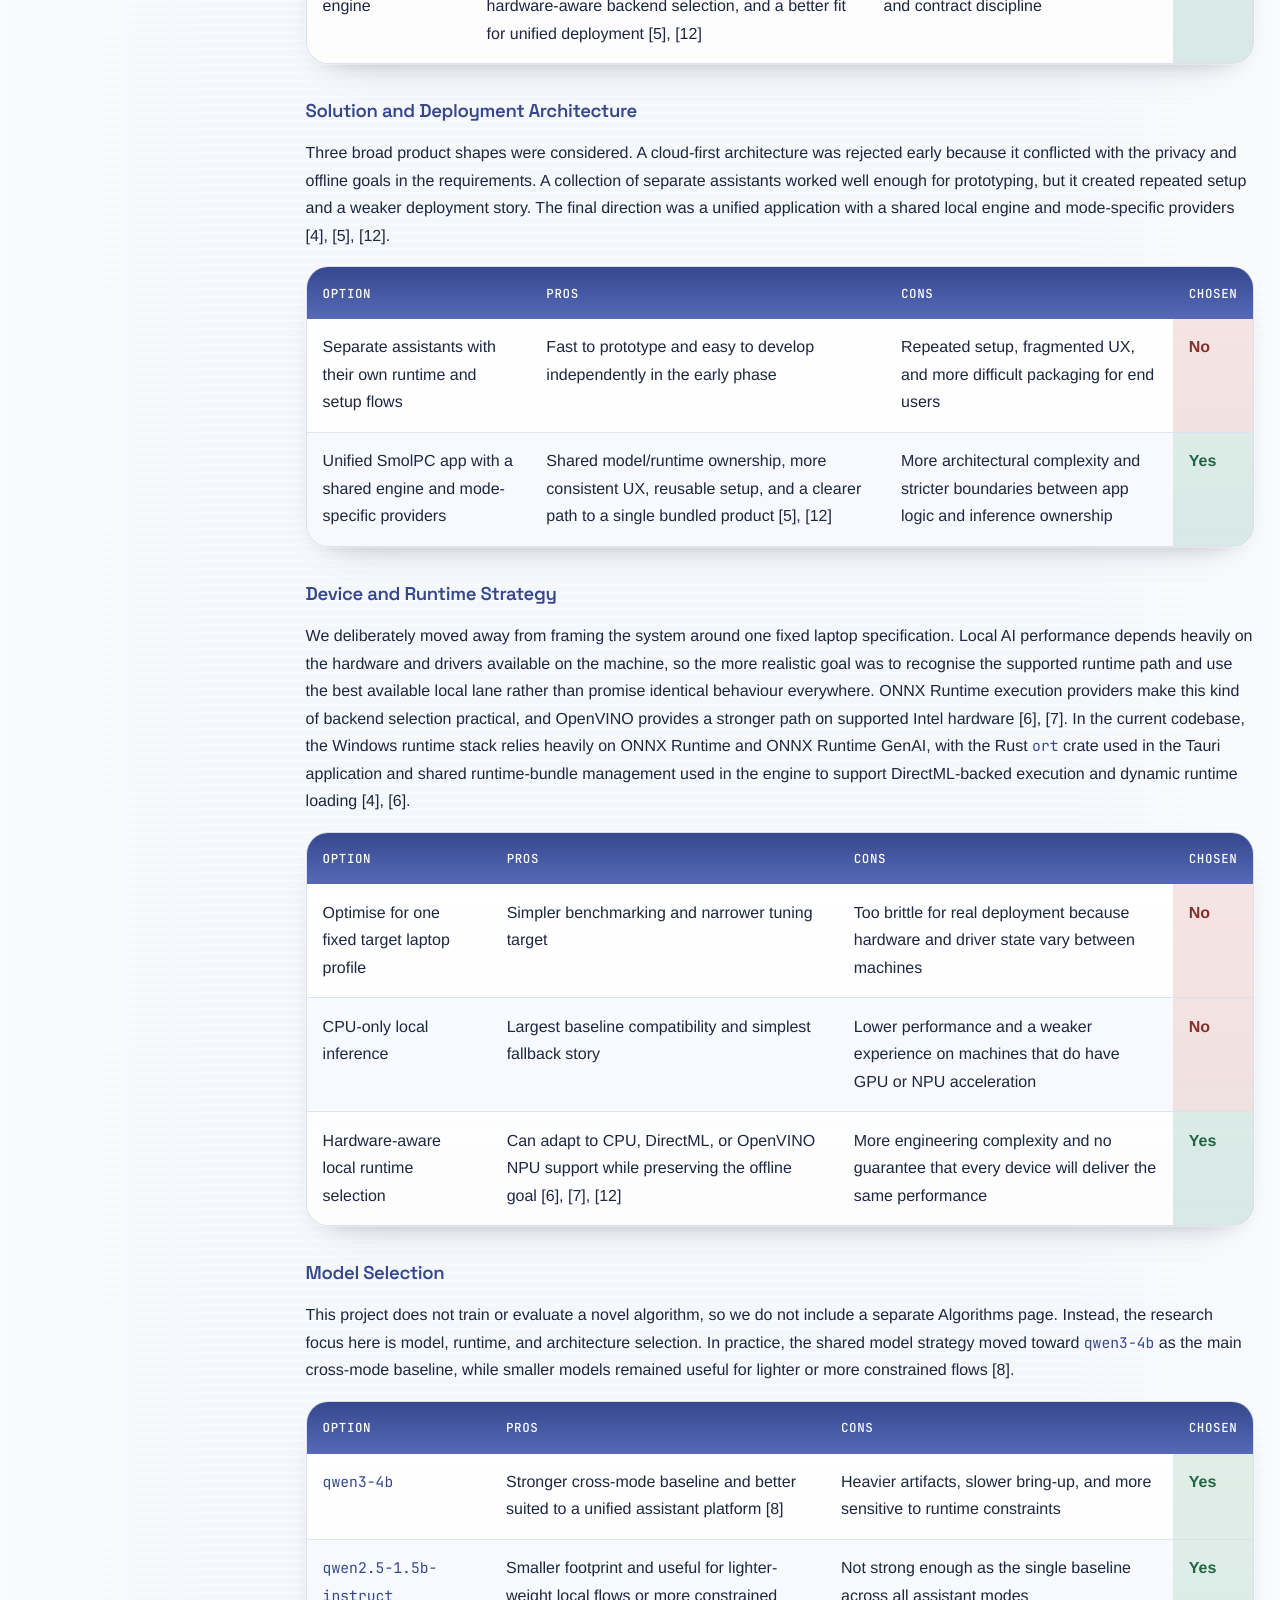
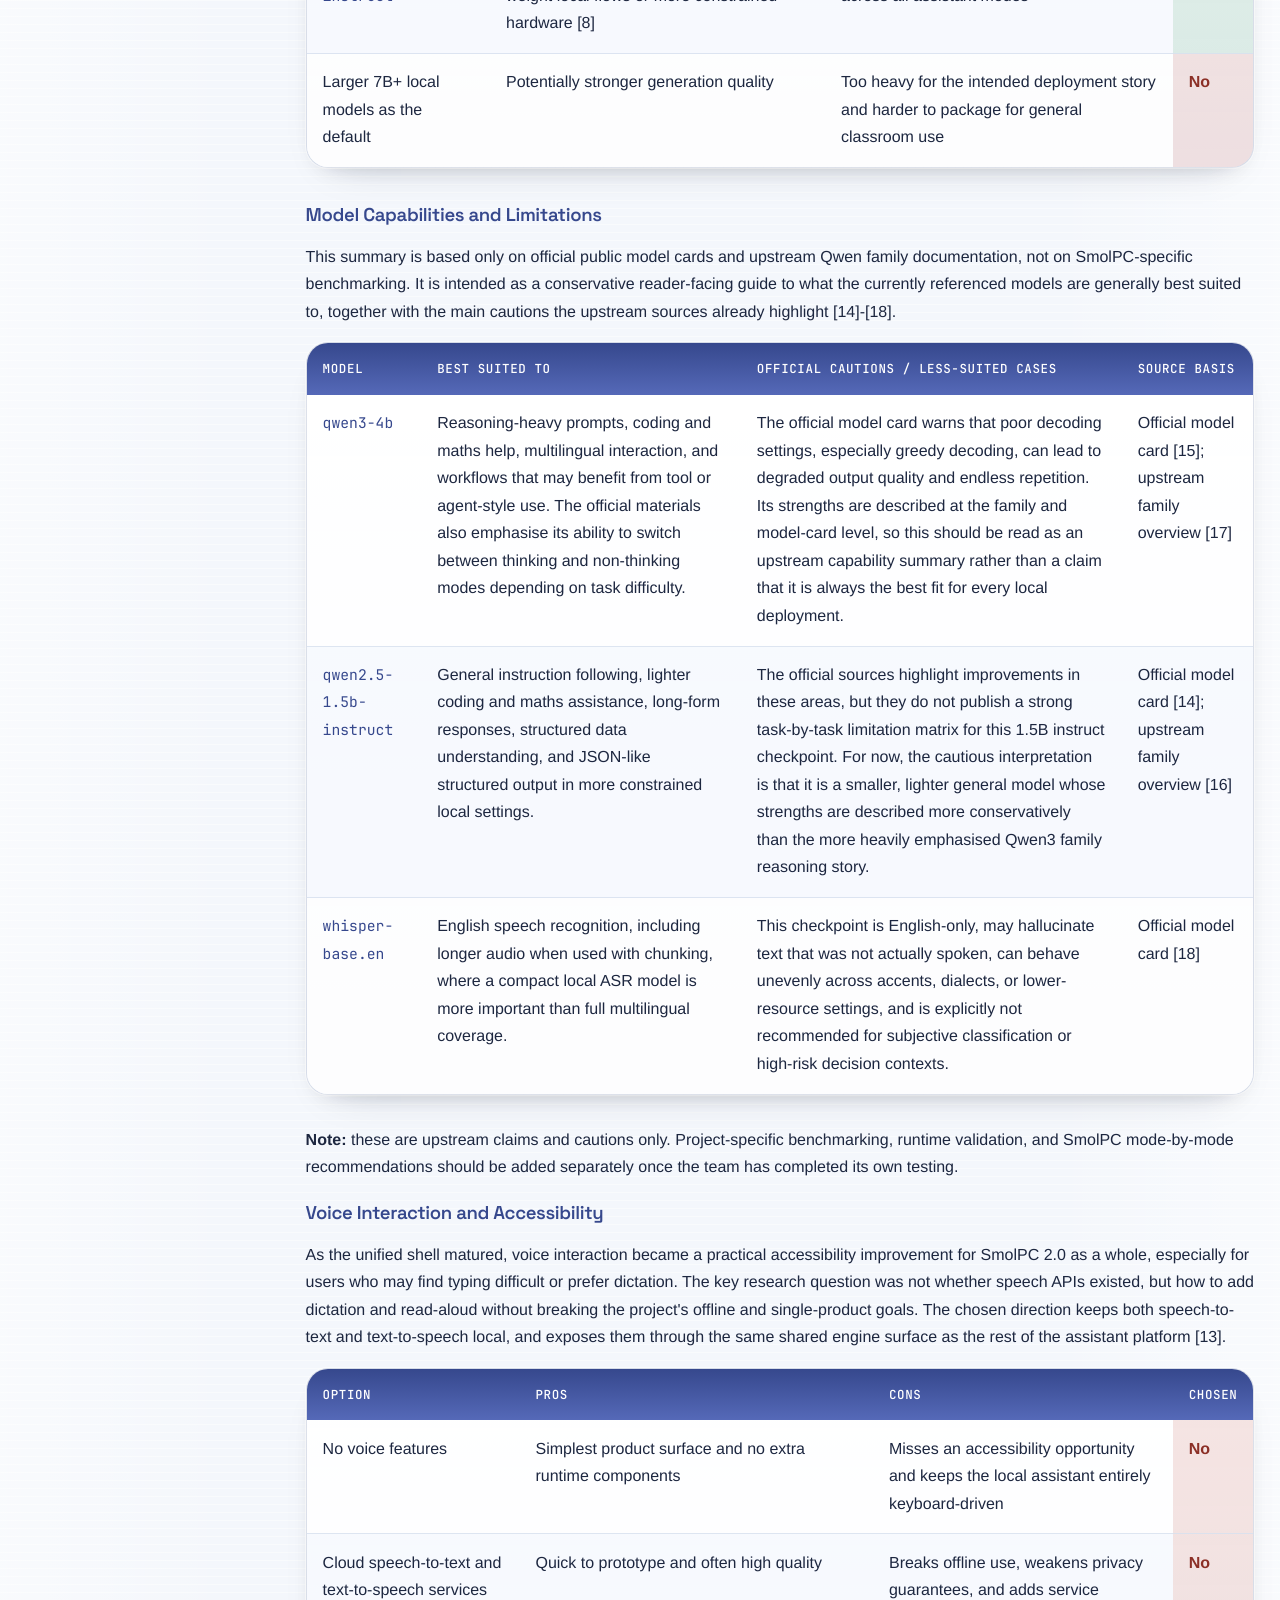
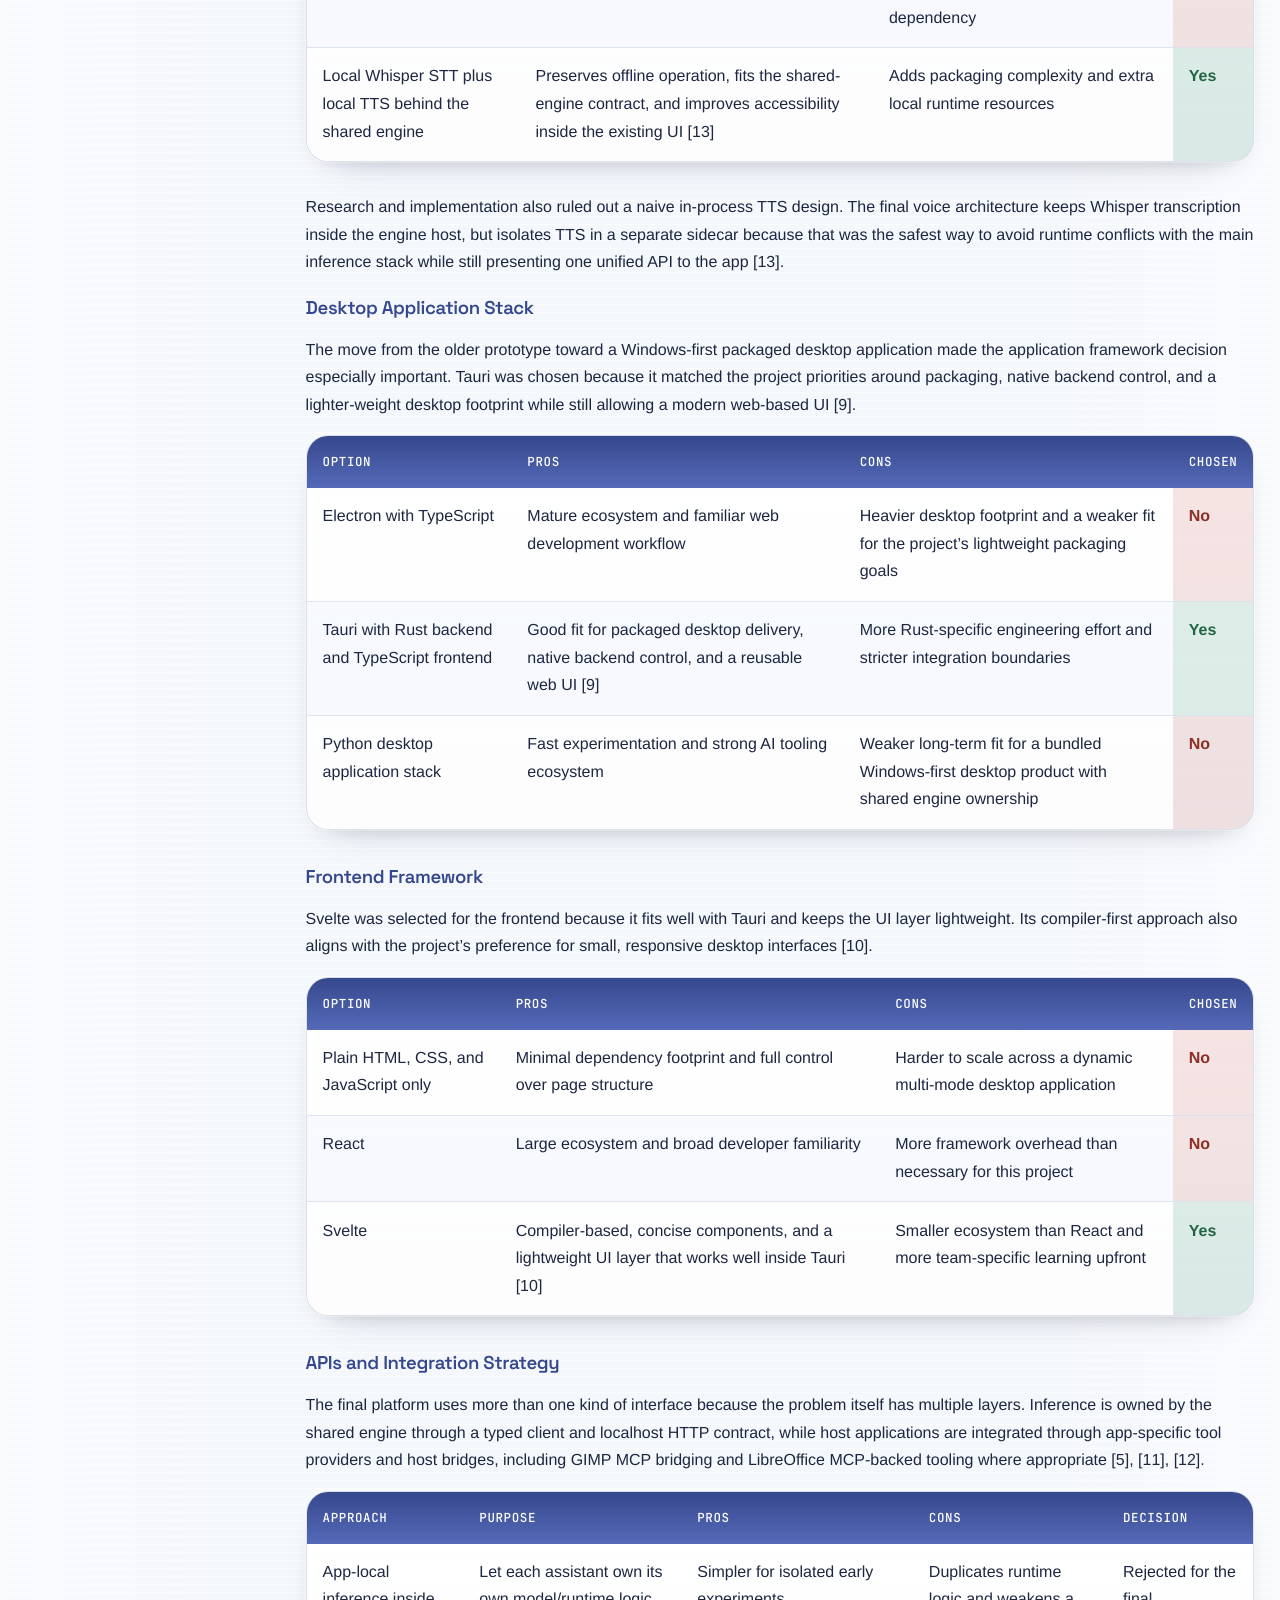
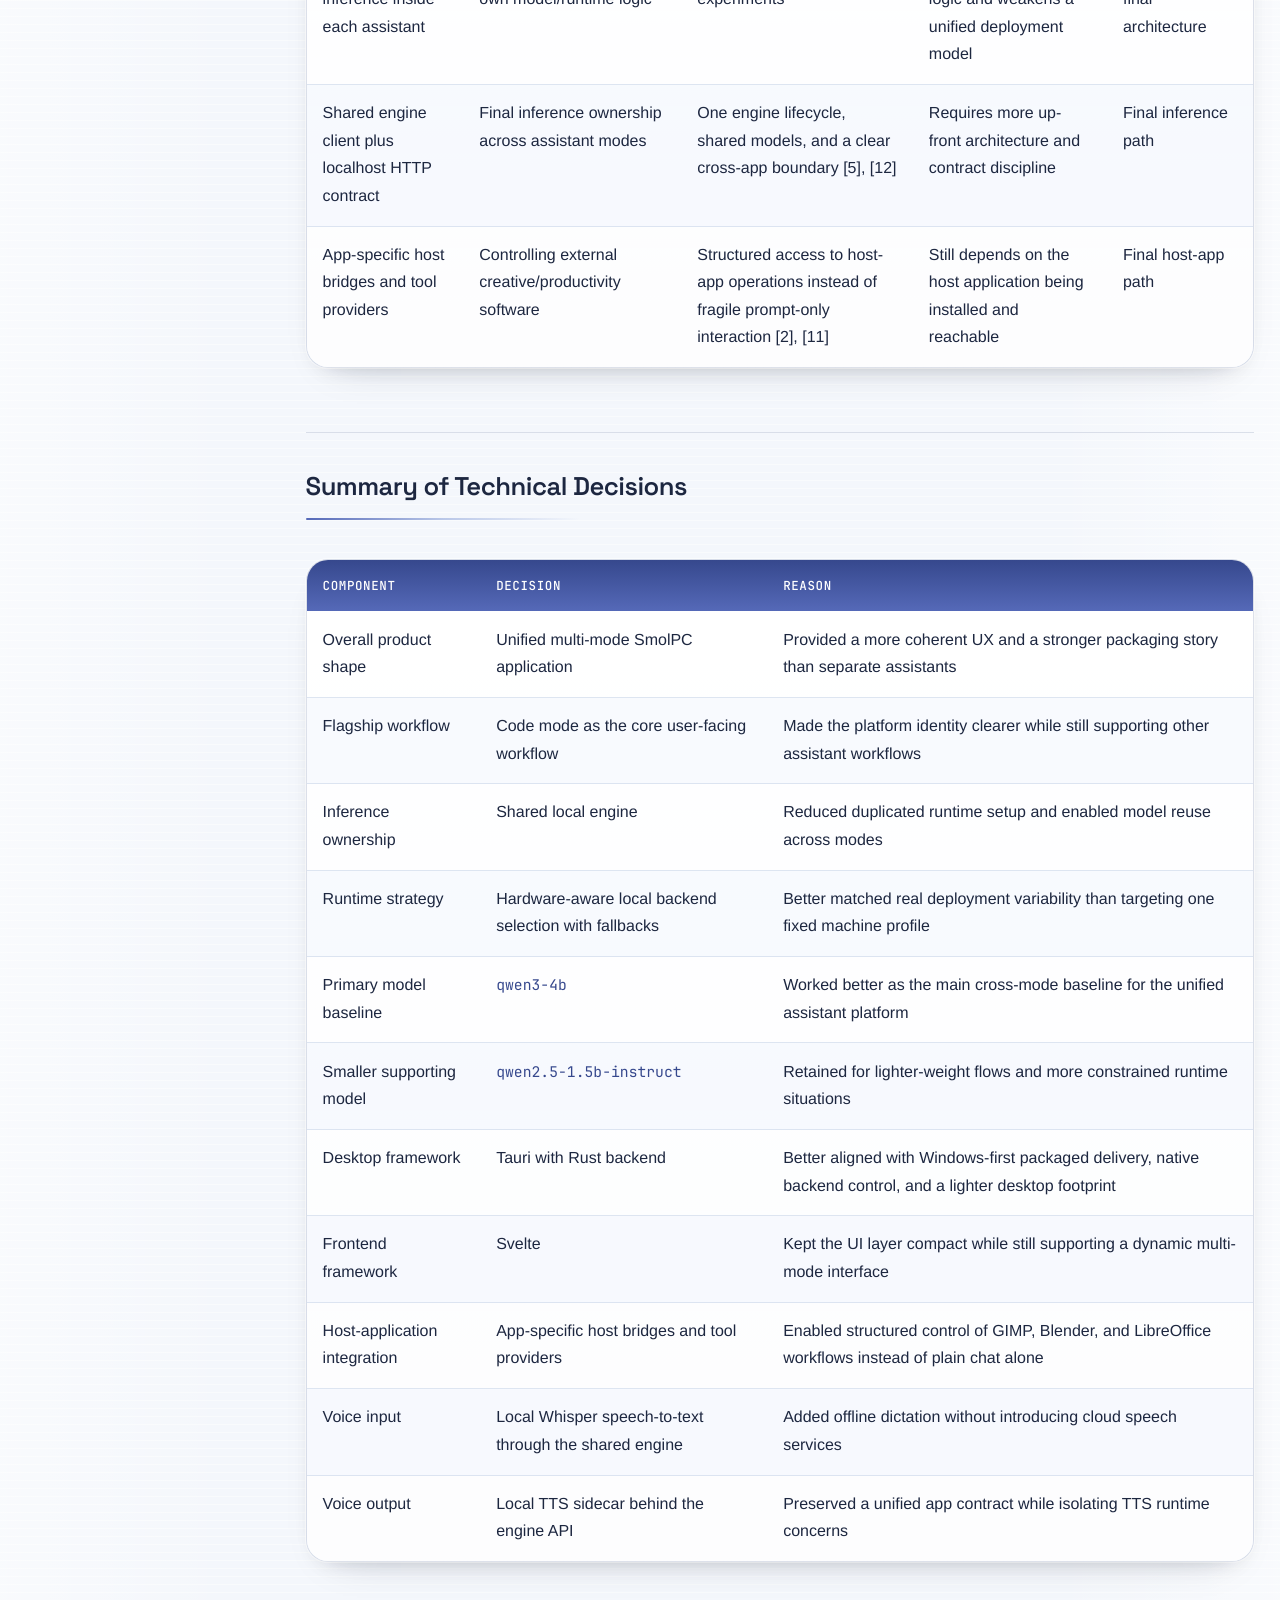
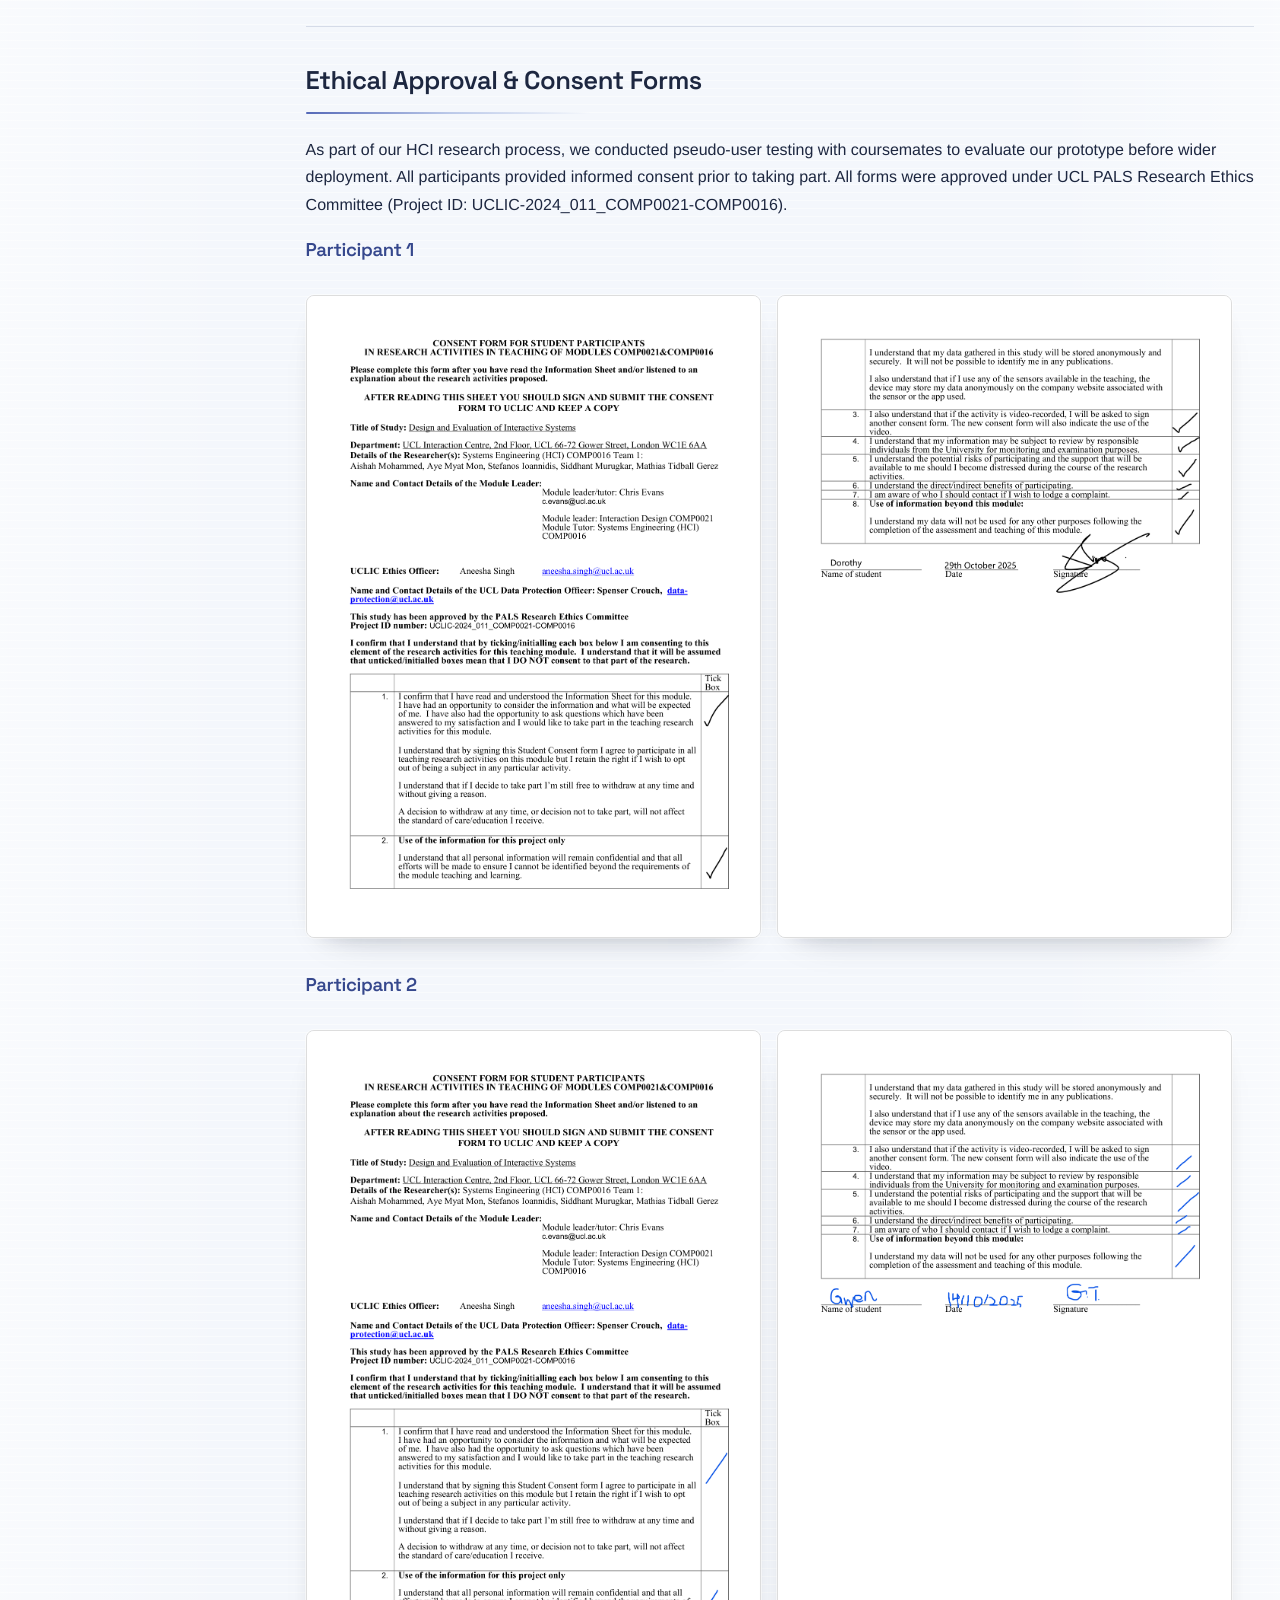
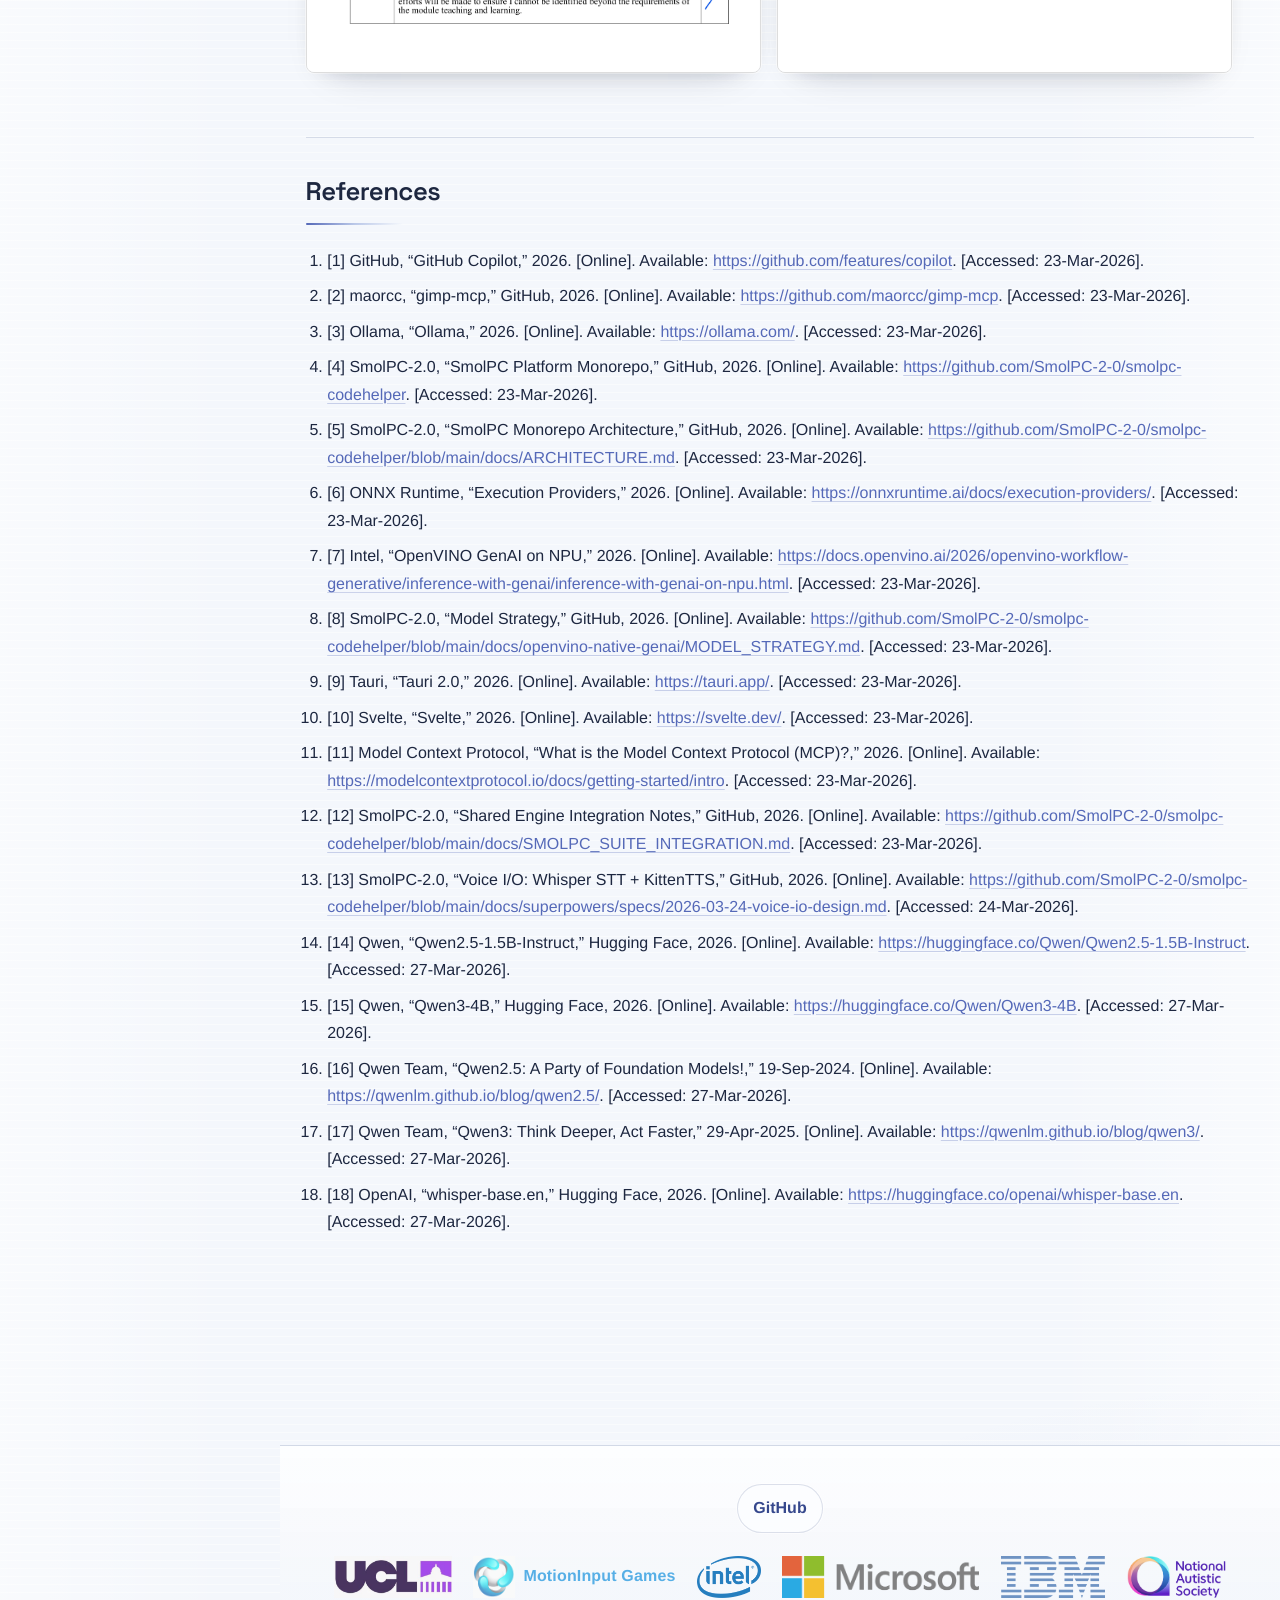
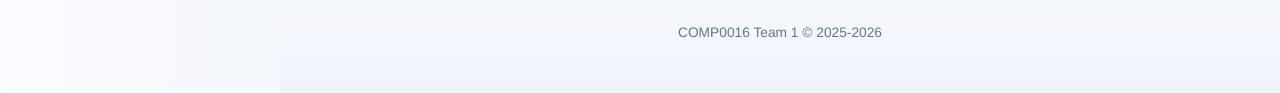
<file: research.html>
<!DOCTYPE html>
<html>
<head>
  <meta name="viewport" content="width=device-width, initial-scale=1">
  <title>Research</title>
  <link rel="stylesheet" href="css/style.css">
  <script>if(localStorage.getItem('theme')==='dark')document.documentElement.setAttribute('data-theme','dark')</script>
</head>
<body>
  <nav>
    <a href="index.html" class="nav-logo"> <img src="assets/images/smolpc.png" alt="SmolPC 2.0"> </a>
    <div class="nav-item"><a href="index.html">Home</a><div class="nav-dropdown"><a href="index.html#abstract">Abstract</a><a href="index.html#video">Video</a><a href="index.html#team">Team Members</a><a href="index.html#gantt">Project Timeline</a></div></div>
    <div class="nav-item"><a href="requirements.html">Requirements</a><div class="nav-dropdown"><a href="requirements.html#partner">Partner Introduction</a><a href="requirements.html#background">Background</a><a href="requirements.html#goals">Project Goals</a><a href="requirements.html#gathering">Requirements Gathering</a><a href="requirements.html#personas">Personas</a><a href="requirements.html#use-case-diagram">Use Case Diagram</a><a href="requirements.html#moscow">MoSCoW List</a></div></div>
    <div class="nav-item"><a href="research.html">Research</a><div class="nav-dropdown"><a href="research.html#requirements-discovery">Requirements Discovery</a><a href="research.html#related-projects">Related Projects</a><a href="research.html#technology-review">Technology Review</a><a href="research.html#summary">Summary</a><a href="research.html#consent-forms">Consent Forms</a></div></div>
    <div class="nav-item"><a href="ui.html">UI Design</a><div class="nav-dropdown"><a href="ui.html#design-principles">Design Principles</a><a href="ui.html#unified-shell">Shared Shell</a><a href="ui.html#shared-wireframe">Wireframe</a><a href="ui.html#mode-adaptations">Mode Adaptations</a><a href="ui.html#artefacts">Artefacts</a></div></div>
    <div class="nav-item"><a href="system.html">System Design</a><div class="nav-dropdown"><a href="system.html#architecture">Architecture</a><a href="system.html#sequence-diagrams">Sequence Diagrams</a><a href="system.html#data-storage">Data Storage</a><a href="system.html#design-patterns">Design Patterns</a><a href="system.html#packages-apis">Packages &amp; APIs</a></div></div>
    <div class="nav-item"><a href="engine.html">Engine</a><div class="nav-dropdown"><a href="engine.html#overview">Overview</a><a href="engine.html#crate-architecture">Crate Architecture</a><a href="engine.html#hardware-detection">Hardware &amp; Backend Selection</a><a href="engine.html#inference-backends">Inference Backends</a><a href="engine.html#lifecycle">Engine Lifecycle</a><a href="engine.html#api">API Surface</a><a href="engine.html#voice-audio">Voice &amp; Audio</a><a href="engine.html#challenges">Challenges &amp; Decisions</a></div></div>
    <div class="nav-item"><a href="implementation.html">Implementation</a><div class="nav-dropdown"><a href="implementation.html#overview">Overview</a><a href="implementation.html#shared-infrastructure">Shared Infrastructure</a><a href="implementation.html#unified-shell">Unified Shell</a><a href="implementation.html#codehelper">CodeHelper</a><a href="implementation.html#gimp">GIMP</a><a href="implementation.html#blender">Blender</a><a href="implementation.html#libreoffice">LibreOffice</a></div></div>
    <div class="nav-item"><a href="testing.html">Testing</a><div class="nav-dropdown"><a href="testing.html#strategy">Strategy</a><a href="testing.html#unit-testing">Unit Testing</a><a href="testing.html#integration-testing">Integration Testing</a><a href="testing.html#prompt-testing">Prompt Testing</a><a href="testing.html#compatibility-testing">Compatibility</a><a href="testing.html#performance-testing">Performance</a><a href="testing.html#uat">User Acceptance</a></div></div>
    <div class="nav-item"><a href="evaluation.html">Evaluation</a><div class="nav-dropdown"><a href="evaluation.html#achievements">Achievements</a><a href="evaluation.html#bugs">Known Bugs</a><a href="evaluation.html#critical-evaluation">Critical Evaluation</a><a href="evaluation.html#contributions">Contributions</a><a href="evaluation.html#future-work">Future Work</a></div></div>
    <div class="nav-item"><a href="appendices.html">Appendices</a><div class="nav-dropdown"><a href="appendices.html#user-manual">User Manual</a><a href="appendices.html#deployment-manual">Deployment Manual</a><a href="appendices.html#gdpr">GDPR</a><a href="appendices.html#license">License</a><a href="appendices.html#blog">Blog</a><a href="appendices.html#monthly-videos">Monthly Videos</a></div></div>
    <button class="theme-toggle" aria-label="Toggle dark mode" title="Toggle dark mode"><svg class="icon-sun" width="18" height="18" viewBox="0 0 24 24" fill="none" stroke="currentColor" stroke-width="2" stroke-linecap="round" stroke-linejoin="round"><circle cx="12" cy="12" r="5"/><line x1="12" y1="1" x2="12" y2="3"/><line x1="12" y1="21" x2="12" y2="23"/><line x1="4.22" y1="4.22" x2="5.64" y2="5.64"/><line x1="18.36" y1="18.36" x2="19.78" y2="19.78"/><line x1="1" y1="12" x2="3" y2="12"/><line x1="21" y1="12" x2="23" y2="12"/><line x1="4.22" y1="19.78" x2="5.64" y2="18.36"/><line x1="18.36" y1="5.64" x2="19.78" y2="4.22"/></svg><svg class="icon-moon" width="18" height="18" viewBox="0 0 24 24" fill="none" stroke="currentColor" stroke-width="2" stroke-linecap="round" stroke-linejoin="round"><path d="M21 12.79A9 9 0 1 1 11.21 3 7 7 0 0 0 21 12.79z"/></svg></button>
  </nav>

  <main>
    <h1>Research</h1>

    <section id="requirements-discovery">
      <h2>Requirements Discovery</h2>
      <p>Before any technology decisions were made, we carried out structured requirements discovery to understand real user needs in an educational context. We reached teachers and IT administrators through our project supervisor, Prof. Mohamedally, who facilitated contact with relevant stakeholders. This ensured an authentic educational context while respecting access limitations in schools.</p>

      <h3>Research Method Flow</h3>
      <div class="flow-diagram">
        <div class="flow-step">
          <div class="flow-box flow-box--primary">Project Supervisor<br><small>(Prof. Mohamedally)</small></div>
          <div class="flow-arrow">↓</div>
        </div>
        <div class="flow-step">
          <div class="flow-box">Contact with Teachers &amp; IT Admins<br><small>via educational network</small></div>
          <div class="flow-arrow">↓</div>
        </div>
        <div class="flow-step">
          <div class="flow-box">Key Insights Gathered<br><small>Privacy · Offline access · Budget constraints · Lightweight hardware</small></div>
          <div class="flow-arrow">↓</div>
        </div>
        <div class="flow-step flow-step--split">
          <div class="flow-box flow-box--secondary">Personas &amp;<br>User Scenarios</div>
          <div class="flow-box flow-box--secondary">MoSCoW<br>Requirements</div>
        </div>
      </div>

      <h3>Cloud AI vs Local AI — Comparative Analysis</h3>
      <p>A key early research question was whether to build on cloud-based AI infrastructure or commit fully to local inference. The comparison below summarises why local AI was the only viable direction for a school-focused deployment.</p>
      <table>
        <thead>
          <tr>
            <th>Factor</th>
            <th>Cloud AI (e.g. ChatGPT, Copilot)</th>
            <th>Local AI (SmolPC 2.0)</th>
          </tr>
        </thead>
        <tbody>
          <tr>
            <td>Internet required</td>
            <td>Yes — constant connection needed</td>
            <td>No — fully offline after setup</td>
          </tr>
          <tr>
            <td>Data privacy</td>
            <td>Student code sent to external servers — GDPR concern</td>
            <td>100% on-device, nothing leaves the machine</td>
          </tr>
          <tr>
            <td>Cost</td>
            <td>Subscription-based, per user</td>
            <td>Free after initial setup</td>
          </tr>
          <tr>
            <td>School suitability</td>
            <td>Poor — requires accounts, internet, and cloud trust</td>
            <td>High — works in any classroom environment</td>
          </tr>
          <tr>
            <td>Hardware requirements</td>
            <td>Low (cloud does the work)</td>
            <td>Optimised for 4GB RAM+ budget mini PCs</td>
          </tr>
          <tr>
            <td>Deployment</td>
            <td>Account management per student</td>
            <td>Single USB bundle, no admin rights needed</td>
          </tr>
        </tbody>
      </table>

      <h3>HCI Evaluation — Heuristic Analysis</h3>
      <p>We applied Nielsen's usability heuristics to evaluate our prototype at two stages of development. Problems found in the initial prototype directly informed the design decisions in the final version.</p>
      <table>
        <thead>
          <tr>
            <th>Heuristic</th>
            <th>Problem in Initial Prototype</th>
            <th>Solution in Final Prototype</th>
            <th>Severity</th>
          </tr>
        </thead>
        <tbody>
          <tr>
            <td>Visibility of System Status</td>
            <td>No indicator shown when the AI was processing or generating a response</td>
            <td>Added a visible "Generating…" loading icon in the sidebar</td>
            <td>2</td>
          </tr>
          <tr>
            <td>Match Between System and the Real World</td>
            <td>Prompts used technical jargon unfamiliar to student users</td>
            <td>Replaced with plain, user-friendly language and icons</td>
            <td>2</td>
          </tr>
          <tr>
            <td>User Control and Freedom</td>
            <td>AI output overwrote existing text with no undo option</td>
            <td>Added confirmation before insertion and enabled undo/redo</td>
            <td>3</td>
          </tr>
          <tr>
            <td>Consistency and Standards</td>
            <td>Cluttered layout with action buttons placed away from related content</td>
            <td>Unified tab-based shell with consistent layout across all assistant modes</td>
            <td>2</td>
          </tr>
          <tr>
            <td>Recognition Rather Than Recall</td>
            <td>Icon-only buttons with no labels — not intuitive for new users</td>
            <td>Labelled controls and contextual help text added near the input bar</td>
            <td>2</td>
          </tr>
        </tbody>
      </table>
    </section>

    <section id="related-projects">
      <h2>Related Projects Review</h2>
      <p>Before beginning development, we reviewed the original SmolPC project and related open-source tools to understand what had already been built, what worked well, and where the gaps were. This review directly shaped the scope, architecture, and design decisions of SmolPC 2.0.</p>

      <h3>Original SmolPC (v1.5)</h3>
      <div class="card">
        <p>The original SmolPC was a UCL–Intel Industry Exchange Network (IXN) project developed in 2024, available at <a href="https://github.com/bthompson-dev/SmolPC" target="_blank" rel="noopener noreferrer">github.com/bthompson-dev/SmolPC</a>. It was a suite of six independently developed, locally-running AI-powered applications targeting business professionals and travellers on Intel laptops. All AI processing ran entirely on-device — no internet connection or cloud service was required.</p>
        <p>The six applications were:</p>
        <ul>
          <li><strong>AI Assistant for LibreOffice</strong> — Chat interface for creating and editing documents and presentations, with Whisper voice transcription and MCP Server integration.</li>
          <li><strong>AI Assistant for TextLocator</strong> — Natural-language semantic file search with offline keyword extraction and speech recognition.</li>
          <li><strong>AI Assistant for Excel</strong> — Natural-language spreadsheet interaction, formula explanations, and voice input, working entirely offline.</li>
          <li><strong>ReadinTime Voice v1.5</strong> — Text-to-speech storybook narration optimised for Intel CPUs.</li>
          <li><strong>Speak &amp; See 3D</strong> — Generates 3D assets from spoken prompts using Whisper, Flux.1, and TripoSR.</li>
          <li><strong>AI Assistant for TextEditor</strong> — QOwnNotes enhancement with summarisation, translation, and RAG-based Q&amp;A.</li>
        </ul>
        <p><strong>What we learned:</strong> The original SmolPC proved that capable, privacy-preserving AI is achievable on low-cost Intel hardware using OpenVINO and locally-deployed LLMs. However, the six tools were developed independently with no unified launcher or shared interface, and the project targeted business users rather than schools. It was not primarily designed around classroom workflows, accessibility, or tools like GIMP and Blender. SmolPC 2.0 addresses these gaps by adding a unified Home hub, pivoting the focus to education, and extending the suite to cover the creative and coding tools used in UK classrooms.</p>
      </div>

      <h3>Previous SmolPC LibreOffice Prototype</h3>
      <div class="card">
        <p><strong>Main Features:</strong> An earlier local desktop assistant focused on LibreOffice workflows, using a separate local model-serving setup and document-oriented tool orchestration.</p>
        <p><strong>What we learned:</strong> The prototype proved that offline educational assistance was viable, but it also exposed problems that became more serious as scope expanded: duplicated runtime ownership, platform-specific setup, and a weak path to a single bundled installer. Those lessons directly influenced the later move to a shared engine and a unified application shell.</p>
      </div>

      <h3>GitHub Copilot</h3>
      <div class="card">
        <p><strong>Main Features:</strong> Context-aware code completion, chat, editing support, and integration inside common development tools [1].</p>
        <p><strong>What we learned:</strong> This helped us benchmark the broader expectation that AI can support coding tasks. However, our own response to that need was different: instead of deep IDE integration, SmolPC 2.0 includes a simple local coding mode inside the unified app, prioritising offline use, privacy, and low deployment friction over editor-specific features.</p>
      </div>

      <h3>GIMP MCP</h3>
      <div class="card">
        <p><strong>Main Features:</strong> Natural-language control of GIMP through MCP, exposing image-editing operations through a structured tool interface [2], [11].</p>
        <p><strong>What we learned:</strong> This showed that structured tool access into an existing creative application is stronger than relying only on screenshot description or plain chat. It influenced both our GIMP integration and the wider idea that different assistant modes should use host-specific bridges where needed rather than one generic interaction model for every workflow.</p>
      </div>
    </section>

    <section id="technology-review">
      <h2>Technology Review</h2>
      <p>The technology research evolved alongside the implementation. Early experiments prioritised rapid prototyping; later decisions prioritised packaging, Windows deployment, security, runtime ownership, and predictable local setup. The final architecture therefore reflects a series of deliberate pivots rather than one fixed plan from the start [4], [5], [12].</p>

      <h3>Inference Runtime Ownership</h3>
      <p>One of the most important technical pivots was how local inference should be owned. Early experimentation used Ollama because it made local prototyping quick, but a separate model server still introduces extra setup and makes it harder to present the system as one product. The final direction was therefore a shared SmolPC engine that owns startup, readiness, backend selection, inference, and model/runtime management for the whole suite, making a single packaged application more realistic [3], [5], [12].</p>
      <table>
        <thead>
          <tr>
            <th>Option</th>
            <th>Pros</th>
            <th>Cons</th>
            <th>Chosen</th>
          </tr>
        </thead>
        <tbody>
          <tr>
            <td>Cloud-hosted model APIs</td>
            <td>High model capability and minimal local compute requirements</td>
            <td>Internet dependency, privacy concerns, account dependency, and poor classroom deployability</td>
            <td class="no">No</td>
          </tr>
          <tr>
            <td>Ollama as a separate local model server</td>
            <td>Quick to prototype, simple localhost API, and useful for early local experimentation [3]</td>
            <td>Still requires separate runtime management and weakens the single-installer deployment story</td>
            <td class="no">No</td>
          </tr>
          <tr>
            <td>Shared SmolPC engine</td>
            <td>One runtime lifecycle, shared model ownership, hardware-aware backend selection, and a better fit for unified deployment [5], [12]</td>
            <td>Requires more up-front architecture and contract discipline</td>
            <td class="yes">Yes</td>
          </tr>
        </tbody>
      </table>

      <h3>Solution and Deployment Architecture</h3>
      <p>Three broad product shapes were considered. A cloud-first architecture was rejected early because it conflicted with the privacy and offline goals in the requirements. A collection of separate assistants worked well enough for prototyping, but it created repeated setup and a weaker deployment story. The final direction was a unified application with a shared local engine and mode-specific providers [4], [5], [12].</p>
      <table>
        <thead>
          <tr>
            <th>Option</th>
            <th>Pros</th>
            <th>Cons</th>
            <th>Chosen</th>
          </tr>
        </thead>
        <tbody>
          <tr>
            <td>Separate assistants with their own runtime and setup flows</td>
            <td>Fast to prototype and easy to develop independently in the early phase</td>
            <td>Repeated setup, fragmented UX, and more difficult packaging for end users</td>
            <td class="no">No</td>
          </tr>
          <tr>
            <td>Unified SmolPC app with a shared engine and mode-specific providers</td>
            <td>Shared model/runtime ownership, more consistent UX, reusable setup, and a clearer path to a single bundled product [5], [12]</td>
            <td>More architectural complexity and stricter boundaries between app logic and inference ownership</td>
            <td class="yes">Yes</td>
          </tr>
        </tbody>
      </table>

      <h3>Device and Runtime Strategy</h3>
      <p>We deliberately moved away from framing the system around one fixed laptop specification. Local AI performance depends heavily on the hardware and drivers available on the machine, so the more realistic goal was to recognise the supported runtime path and use the best available local lane rather than promise identical behaviour everywhere. ONNX Runtime execution providers make this kind of backend selection practical, and OpenVINO provides a stronger path on supported Intel hardware [6], [7]. In the current codebase, the Windows runtime stack relies heavily on ONNX Runtime and ONNX Runtime GenAI, with the Rust <code>ort</code> crate used in the Tauri application and shared runtime-bundle management used in the engine to support DirectML-backed execution and dynamic runtime loading [4], [6].</p>
      <table>
        <thead>
          <tr>
            <th>Option</th>
            <th>Pros</th>
            <th>Cons</th>
            <th>Chosen</th>
          </tr>
        </thead>
        <tbody>
          <tr>
            <td>Optimise for one fixed target laptop profile</td>
            <td>Simpler benchmarking and narrower tuning target</td>
            <td>Too brittle for real deployment because hardware and driver state vary between machines</td>
            <td class="no">No</td>
          </tr>
          <tr>
            <td>CPU-only local inference</td>
            <td>Largest baseline compatibility and simplest fallback story</td>
            <td>Lower performance and a weaker experience on machines that do have GPU or NPU acceleration</td>
            <td class="no">No</td>
          </tr>
          <tr>
            <td>Hardware-aware local runtime selection</td>
            <td>Can adapt to CPU, DirectML, or OpenVINO NPU support while preserving the offline goal [6], [7], [12]</td>
            <td>More engineering complexity and no guarantee that every device will deliver the same performance</td>
            <td class="yes">Yes</td>
          </tr>
        </tbody>
      </table>

      <h3>Model Selection</h3>
      <p>This project does not train or evaluate a novel algorithm, so we do not include a separate Algorithms page. Instead, the research focus here is model, runtime, and architecture selection. In practice, the shared model strategy moved toward <code>qwen3-4b</code> as the main cross-mode baseline, while smaller models remained useful for lighter or more constrained flows [8].</p>
      <table>
        <thead>
          <tr>
            <th>Option</th>
            <th>Pros</th>
            <th>Cons</th>
            <th>Chosen</th>
          </tr>
        </thead>
        <tbody>
          <tr>
            <td><code>qwen3-4b</code></td>
            <td>Stronger cross-mode baseline and better suited to a unified assistant platform [8]</td>
            <td>Heavier artifacts, slower bring-up, and more sensitive to runtime constraints</td>
            <td class="yes">Yes</td>
          </tr>
          <tr>
            <td><code>qwen2.5-1.5b-instruct</code></td>
            <td>Smaller footprint and useful for lighter-weight local flows or more constrained hardware [8]</td>
            <td>Not strong enough as the single baseline across all assistant modes</td>
            <td class="yes">Yes</td>
          </tr>
          <tr>
            <td>Larger 7B+ local models as the default</td>
            <td>Potentially stronger generation quality</td>
            <td>Too heavy for the intended deployment story and harder to package for general classroom use</td>
            <td class="no">No</td>
          </tr>
        </tbody>
      </table>

      <h3>Model Capabilities and Limitations</h3>
      <p>This summary is based only on official public model cards and upstream Qwen family documentation, not on SmolPC-specific benchmarking. It is intended as a conservative reader-facing guide to what the currently referenced models are generally best suited to, together with the main cautions the upstream sources already highlight [14]-[18].</p>
      <table>
        <thead>
          <tr>
            <th>Model</th>
            <th>Best suited to</th>
            <th>Official cautions / less-suited cases</th>
            <th>Source basis</th>
          </tr>
        </thead>
        <tbody>
          <tr>
            <td><code>qwen3-4b</code></td>
            <td>Reasoning-heavy prompts, coding and maths help, multilingual interaction, and workflows that may benefit from tool or agent-style use. The official materials also emphasise its ability to switch between thinking and non-thinking modes depending on task difficulty.</td>
            <td>The official model card warns that poor decoding settings, especially greedy decoding, can lead to degraded output quality and endless repetition. Its strengths are described at the family and model-card level, so this should be read as an upstream capability summary rather than a claim that it is always the best fit for every local deployment.</td>
            <td>Official model card [15]; upstream family overview [17]</td>
          </tr>
          <tr>
            <td><code>qwen2.5-1.5b-instruct</code></td>
            <td>General instruction following, lighter coding and maths assistance, long-form responses, structured data understanding, and JSON-like structured output in more constrained local settings.</td>
            <td>The official sources highlight improvements in these areas, but they do not publish a strong task-by-task limitation matrix for this 1.5B instruct checkpoint. For now, the cautious interpretation is that it is a smaller, lighter general model whose strengths are described more conservatively than the more heavily emphasised Qwen3 family reasoning story.</td>
            <td>Official model card [14]; upstream family overview [16]</td>
          </tr>
          <tr>
            <td><code>whisper-base.en</code></td>
            <td>English speech recognition, including longer audio when used with chunking, where a compact local ASR model is more important than full multilingual coverage.</td>
            <td>This checkpoint is English-only, may hallucinate text that was not actually spoken, can behave unevenly across accents, dialects, or lower-resource settings, and is explicitly not recommended for subjective classification or high-risk decision contexts.</td>
            <td>Official model card [18]</td>
          </tr>
        </tbody>
      </table>
      <p><strong>Note:</strong> these are upstream claims and cautions only. Project-specific benchmarking, runtime validation, and SmolPC mode-by-mode recommendations should be added separately once the team has completed its own testing.</p>

      <h3>Voice Interaction and Accessibility</h3>
      <p>As the unified shell matured, voice interaction became a practical accessibility improvement for SmolPC 2.0 as a whole, especially for users who may find typing difficult or prefer dictation. The key research question was not whether speech APIs existed, but how to add dictation and read-aloud without breaking the project&apos;s offline and single-product goals. The chosen direction keeps both speech-to-text and text-to-speech local, and exposes them through the same shared engine surface as the rest of the assistant platform [13].</p>
      <table>
        <thead>
          <tr>
            <th>Option</th>
            <th>Pros</th>
            <th>Cons</th>
            <th>Chosen</th>
          </tr>
        </thead>
        <tbody>
          <tr>
            <td>No voice features</td>
            <td>Simplest product surface and no extra runtime components</td>
            <td>Misses an accessibility opportunity and keeps the local assistant entirely keyboard-driven</td>
            <td class="no">No</td>
          </tr>
          <tr>
            <td>Cloud speech-to-text and text-to-speech services</td>
            <td>Quick to prototype and often high quality</td>
            <td>Breaks offline use, weakens privacy guarantees, and adds service dependency</td>
            <td class="no">No</td>
          </tr>
          <tr>
            <td>Local Whisper STT plus local TTS behind the shared engine</td>
            <td>Preserves offline operation, fits the shared-engine contract, and improves accessibility inside the existing UI [13]</td>
            <td>Adds packaging complexity and extra local runtime resources</td>
            <td class="yes">Yes</td>
          </tr>
        </tbody>
      </table>
      <p>Research and implementation also ruled out a naive in-process TTS design. The final voice architecture keeps Whisper transcription inside the engine host, but isolates TTS in a separate sidecar because that was the safest way to avoid runtime conflicts with the main inference stack while still presenting one unified API to the app [13].</p>

      <h3>Desktop Application Stack</h3>
      <p>The move from the older prototype toward a Windows-first packaged desktop application made the application framework decision especially important. Tauri was chosen because it matched the project priorities around packaging, native backend control, and a lighter-weight desktop footprint while still allowing a modern web-based UI [9].</p>
      <table>
        <thead>
          <tr>
            <th>Option</th>
            <th>Pros</th>
            <th>Cons</th>
            <th>Chosen</th>
          </tr>
        </thead>
        <tbody>
          <tr>
            <td>Electron with TypeScript</td>
            <td>Mature ecosystem and familiar web development workflow</td>
            <td>Heavier desktop footprint and a weaker fit for the project&rsquo;s lightweight packaging goals</td>
            <td class="no">No</td>
          </tr>
          <tr>
            <td>Tauri with Rust backend and TypeScript frontend</td>
            <td>Good fit for packaged desktop delivery, native backend control, and a reusable web UI [9]</td>
            <td>More Rust-specific engineering effort and stricter integration boundaries</td>
            <td class="yes">Yes</td>
          </tr>
          <tr>
            <td>Python desktop application stack</td>
            <td>Fast experimentation and strong AI tooling ecosystem</td>
            <td>Weaker long-term fit for a bundled Windows-first desktop product with shared engine ownership</td>
            <td class="no">No</td>
          </tr>
        </tbody>
      </table>

      <h3>Frontend Framework</h3>
      <p>Svelte was selected for the frontend because it fits well with Tauri and keeps the UI layer lightweight. Its compiler-first approach also aligns with the project&rsquo;s preference for small, responsive desktop interfaces [10].</p>
      <table>
        <thead>
          <tr>
            <th>Option</th>
            <th>Pros</th>
            <th>Cons</th>
            <th>Chosen</th>
          </tr>
        </thead>
        <tbody>
          <tr>
            <td>Plain HTML, CSS, and JavaScript only</td>
            <td>Minimal dependency footprint and full control over page structure</td>
            <td>Harder to scale across a dynamic multi-mode desktop application</td>
            <td class="no">No</td>
          </tr>
          <tr>
            <td>React</td>
            <td>Large ecosystem and broad developer familiarity</td>
            <td>More framework overhead than necessary for this project</td>
            <td class="no">No</td>
          </tr>
          <tr>
            <td>Svelte</td>
            <td>Compiler-based, concise components, and a lightweight UI layer that works well inside Tauri [10]</td>
            <td>Smaller ecosystem than React and more team-specific learning upfront</td>
            <td class="yes">Yes</td>
          </tr>
        </tbody>
      </table>

      <h3>APIs and Integration Strategy</h3>
      <p>The final platform uses more than one kind of interface because the problem itself has multiple layers. Inference is owned by the shared engine through a typed client and localhost HTTP contract, while host applications are integrated through app-specific tool providers and host bridges, including GIMP MCP bridging and LibreOffice MCP-backed tooling where appropriate [5], [11], [12].</p>
      <table>
        <thead>
          <tr>
            <th>Approach</th>
            <th>Purpose</th>
            <th>Pros</th>
            <th>Cons</th>
            <th>Decision</th>
          </tr>
        </thead>
        <tbody>
          <tr>
            <td>App-local inference inside each assistant</td>
            <td>Let each assistant own its own model/runtime logic</td>
            <td>Simpler for isolated early experiments</td>
            <td>Duplicates runtime logic and weakens a unified deployment model</td>
            <td>Rejected for the final architecture</td>
          </tr>
          <tr>
            <td>Shared engine client plus localhost HTTP contract</td>
            <td>Final inference ownership across assistant modes</td>
            <td>One engine lifecycle, shared models, and a clear cross-app boundary [5], [12]</td>
            <td>Requires more up-front architecture and contract discipline</td>
            <td>Final inference path</td>
          </tr>
          <tr>
            <td>App-specific host bridges and tool providers</td>
            <td>Controlling external creative/productivity software</td>
            <td>Structured access to host-app operations instead of fragile prompt-only interaction [2], [11]</td>
            <td>Still depends on the host application being installed and reachable</td>
            <td>Final host-app path</td>
          </tr>
        </tbody>
      </table>
    </section>

    <section id="summary">
      <h2>Summary of Technical Decisions</h2>
      <table>
        <thead>
          <tr>
            <th>Component</th>
            <th>Decision</th>
            <th>Reason</th>
          </tr>
        </thead>
        <tbody>
          <tr>
            <td>Overall product shape</td>
            <td>Unified multi-mode SmolPC application</td>
            <td>Provided a more coherent UX and a stronger packaging story than separate assistants</td>
          </tr>
          <tr>
            <td>Flagship workflow</td>
            <td>Code mode as the core user-facing workflow</td>
            <td>Made the platform identity clearer while still supporting other assistant workflows</td>
          </tr>
          <tr>
            <td>Inference ownership</td>
            <td>Shared local engine</td>
            <td>Reduced duplicated runtime setup and enabled model reuse across modes</td>
          </tr>
          <tr>
            <td>Runtime strategy</td>
            <td>Hardware-aware local backend selection with fallbacks</td>
            <td>Better matched real deployment variability than targeting one fixed machine profile</td>
          </tr>
          <tr>
            <td>Primary model baseline</td>
            <td><code>qwen3-4b</code></td>
            <td>Worked better as the main cross-mode baseline for the unified assistant platform</td>
          </tr>
          <tr>
            <td>Smaller supporting model</td>
            <td><code>qwen2.5-1.5b-instruct</code></td>
            <td>Retained for lighter-weight flows and more constrained runtime situations</td>
          </tr>
          <tr>
            <td>Desktop framework</td>
            <td>Tauri with Rust backend</td>
            <td>Better aligned with Windows-first packaged delivery, native backend control, and a lighter desktop footprint</td>
          </tr>
          <tr>
            <td>Frontend framework</td>
            <td>Svelte</td>
            <td>Kept the UI layer compact while still supporting a dynamic multi-mode interface</td>
          </tr>
          <tr>
            <td>Host-application integration</td>
            <td>App-specific host bridges and tool providers</td>
            <td>Enabled structured control of GIMP, Blender, and LibreOffice workflows instead of plain chat alone</td>
          </tr>
          <tr>
            <td>Voice input</td>
            <td>Local Whisper speech-to-text through the shared engine</td>
            <td>Added offline dictation without introducing cloud speech services</td>
          </tr>
          <tr>
            <td>Voice output</td>
            <td>Local TTS sidecar behind the engine API</td>
            <td>Preserved a unified app contract while isolating TTS runtime concerns</td>
          </tr>
        </tbody>
      </table>
    </section>

    <section id="consent-forms">
      <h2>Ethical Approval &amp; Consent Forms</h2>
      <p>As part of our HCI research process, we conducted pseudo-user testing with coursemates to evaluate our prototype before wider deployment. All participants provided informed consent prior to taking part. All forms were approved under UCL PALS Research Ethics Committee (Project ID: UCLIC-2024_011_COMP0021-COMP0016).</p>

      <h3>Participant 1</h3>
      <div style="display:flex; flex-wrap:wrap; gap:1rem; margin-bottom:2rem;">
        <img src="assets/images/consent-form-1-page-1.png" alt="Consent form participant 1 page 1" style="width:48%; min-width:280px; border:1px solid #ddd; border-radius:8px;">
        <img src="assets/images/consent-form-1-page-2.png" alt="Consent form participant 1 page 2" style="width:48%; min-width:280px; border:1px solid #ddd; border-radius:8px;">
      </div>

      <h3>Participant 2</h3>
      <div style="display:flex; flex-wrap:wrap; gap:1rem; margin-bottom:2rem;">
        <img src="assets/images/consent-form-2-page-1.png" alt="Consent form participant 2 page 1" style="width:48%; min-width:280px; border:1px solid #ddd; border-radius:8px;">
        <img src="assets/images/consent-form-2-page-2.png" alt="Consent form participant 2 page 2" style="width:48%; min-width:280px; border:1px solid #ddd; border-radius:8px;">
      </div>
    </section>

    <section id="references">
      <h2>References</h2>
      <ol>
        <li>[1] GitHub, &ldquo;GitHub Copilot,&rdquo; 2026. [Online]. Available: <a href="https://github.com/features/copilot" target="_blank" rel="noopener noreferrer">https://github.com/features/copilot</a>. [Accessed: 23-Mar-2026].</li>
        <li>[2] maorcc, &ldquo;gimp-mcp,&rdquo; GitHub, 2026. [Online]. Available: <a href="https://github.com/maorcc/gimp-mcp" target="_blank" rel="noopener noreferrer">https://github.com/maorcc/gimp-mcp</a>. [Accessed: 23-Mar-2026].</li>
        <li>[3] Ollama, &ldquo;Ollama,&rdquo; 2026. [Online]. Available: <a href="https://ollama.com/" target="_blank" rel="noopener noreferrer">https://ollama.com/</a>. [Accessed: 23-Mar-2026].</li>
        <li>[4] SmolPC-2.0, &ldquo;SmolPC Platform Monorepo,&rdquo; GitHub, 2026. [Online]. Available: <a href="https://github.com/SmolPC-2-0/smolpc-codehelper" target="_blank" rel="noopener noreferrer">https://github.com/SmolPC-2-0/smolpc-codehelper</a>. [Accessed: 23-Mar-2026].</li>
        <li>[5] SmolPC-2.0, &ldquo;SmolPC Monorepo Architecture,&rdquo; GitHub, 2026. [Online]. Available: <a href="https://github.com/SmolPC-2-0/smolpc-codehelper/blob/main/docs/ARCHITECTURE.md" target="_blank" rel="noopener noreferrer">https://github.com/SmolPC-2-0/smolpc-codehelper/blob/main/docs/ARCHITECTURE.md</a>. [Accessed: 23-Mar-2026].</li>
        <li>[6] ONNX Runtime, &ldquo;Execution Providers,&rdquo; 2026. [Online]. Available: <a href="https://onnxruntime.ai/docs/execution-providers/" target="_blank" rel="noopener noreferrer">https://onnxruntime.ai/docs/execution-providers/</a>. [Accessed: 23-Mar-2026].</li>
        <li>[7] Intel, &ldquo;OpenVINO GenAI on NPU,&rdquo; 2026. [Online]. Available: <a href="https://docs.openvino.ai/2026/openvino-workflow-generative/inference-with-genai/inference-with-genai-on-npu.html" target="_blank" rel="noopener noreferrer">https://docs.openvino.ai/2026/openvino-workflow-generative/inference-with-genai/inference-with-genai-on-npu.html</a>. [Accessed: 23-Mar-2026].</li>
        <li>[8] SmolPC-2.0, &ldquo;Model Strategy,&rdquo; GitHub, 2026. [Online]. Available: <a href="https://github.com/SmolPC-2-0/smolpc-codehelper/blob/main/docs/openvino-native-genai/MODEL_STRATEGY.md" target="_blank" rel="noopener noreferrer">https://github.com/SmolPC-2-0/smolpc-codehelper/blob/main/docs/openvino-native-genai/MODEL_STRATEGY.md</a>. [Accessed: 23-Mar-2026].</li>
        <li>[9] Tauri, &ldquo;Tauri 2.0,&rdquo; 2026. [Online]. Available: <a href="https://tauri.app/" target="_blank" rel="noopener noreferrer">https://tauri.app/</a>. [Accessed: 23-Mar-2026].</li>
        <li>[10] Svelte, &ldquo;Svelte,&rdquo; 2026. [Online]. Available: <a href="https://svelte.dev/" target="_blank" rel="noopener noreferrer">https://svelte.dev/</a>. [Accessed: 23-Mar-2026].</li>
        <li>[11] Model Context Protocol, &ldquo;What is the Model Context Protocol (MCP)?,&rdquo; 2026. [Online]. Available: <a href="https://modelcontextprotocol.io/docs/getting-started/intro" target="_blank" rel="noopener noreferrer">https://modelcontextprotocol.io/docs/getting-started/intro</a>. [Accessed: 23-Mar-2026].</li>
        <li>[12] SmolPC-2.0, &ldquo;Shared Engine Integration Notes,&rdquo; GitHub, 2026. [Online]. Available: <a href="https://github.com/SmolPC-2-0/smolpc-codehelper/blob/main/docs/SMOLPC_SUITE_INTEGRATION.md" target="_blank" rel="noopener noreferrer">https://github.com/SmolPC-2-0/smolpc-codehelper/blob/main/docs/SMOLPC_SUITE_INTEGRATION.md</a>. [Accessed: 23-Mar-2026].</li>
        <li>[13] SmolPC-2.0, &ldquo;Voice I/O: Whisper STT + KittenTTS,&rdquo; GitHub, 2026. [Online]. Available: <a href="https://github.com/SmolPC-2-0/smolpc-codehelper/blob/main/docs/superpowers/specs/2026-03-24-voice-io-design.md" target="_blank" rel="noopener noreferrer">https://github.com/SmolPC-2-0/smolpc-codehelper/blob/main/docs/superpowers/specs/2026-03-24-voice-io-design.md</a>. [Accessed: 24-Mar-2026].</li>
        <li>[14] Qwen, &ldquo;Qwen2.5-1.5B-Instruct,&rdquo; Hugging Face, 2026. [Online]. Available: <a href="https://huggingface.co/Qwen/Qwen2.5-1.5B-Instruct" target="_blank" rel="noopener noreferrer">https://huggingface.co/Qwen/Qwen2.5-1.5B-Instruct</a>. [Accessed: 27-Mar-2026].</li>
        <li>[15] Qwen, &ldquo;Qwen3-4B,&rdquo; Hugging Face, 2026. [Online]. Available: <a href="https://huggingface.co/Qwen/Qwen3-4B" target="_blank" rel="noopener noreferrer">https://huggingface.co/Qwen/Qwen3-4B</a>. [Accessed: 27-Mar-2026].</li>
        <li>[16] Qwen Team, &ldquo;Qwen2.5: A Party of Foundation Models!,&rdquo; 19-Sep-2024. [Online]. Available: <a href="https://qwenlm.github.io/blog/qwen2.5/" target="_blank" rel="noopener noreferrer">https://qwenlm.github.io/blog/qwen2.5/</a>. [Accessed: 27-Mar-2026].</li>
        <li>[17] Qwen Team, &ldquo;Qwen3: Think Deeper, Act Faster,&rdquo; 29-Apr-2025. [Online]. Available: <a href="https://qwenlm.github.io/blog/qwen3/" target="_blank" rel="noopener noreferrer">https://qwenlm.github.io/blog/qwen3/</a>. [Accessed: 27-Mar-2026].</li>
        <li>[18] OpenAI, &ldquo;whisper-base.en,&rdquo; Hugging Face, 2026. [Online]. Available: <a href="https://huggingface.co/openai/whisper-base.en" target="_blank" rel="noopener noreferrer">https://huggingface.co/openai/whisper-base.en</a>. [Accessed: 27-Mar-2026].</li>
      </ol>
    </section>

  </main>
  <footer>
    <div class="footer-links">
    <a href="https://github.com/SmolPC-2-0/smolpc-codehelper" target="_blank" rel="noopener noreferrer">GitHub</a>
  </div>

  <div class="footer-logos">
    <a href="https://www.ucl.ac.uk/" target="_blank" rel="noopener noreferrer">
      <img src="assets/images/ucl.png" alt="University College London">
    </a>
    <a href="https://www.motioninputgames.com/" target="_blank" rel="noopener noreferrer">
      <img src="assets/images/motioninput-games.jpg" alt="MotionInput Games">
      <span class="footer-logo-wordmark">MotionInput Games</span>
    </a>
    <a href="https://www.intel.com/content/www/us/en/homepage.html" target="_blank" rel="noopener noreferrer">
      <img src="assets/images/intel.png" alt="Intel">
    </a>
    <a href="https://www.microsoft.com/en-gb" target="_blank" rel="noopener noreferrer">
      <img src="assets/images/microsoft.png" alt="Microsoft">
    </a>
    <a href="https://www.ibm.com/uk-en" target="_blank" rel="noopener noreferrer">
      <img src="assets/images/IBM.png" alt="IBM">
    </a>
    <a href="https://www.autism.org.uk/" target="_blank" rel="noopener noreferrer">
      <img src="assets/images/nas.png" alt="National Autistic Society">
    </a>
  </div>
    <p>COMP0016 Team 1 &copy; 2025-2026</p>
  </footer>



  <script src="js/main.js"></script>
</body>
</html>
</file>
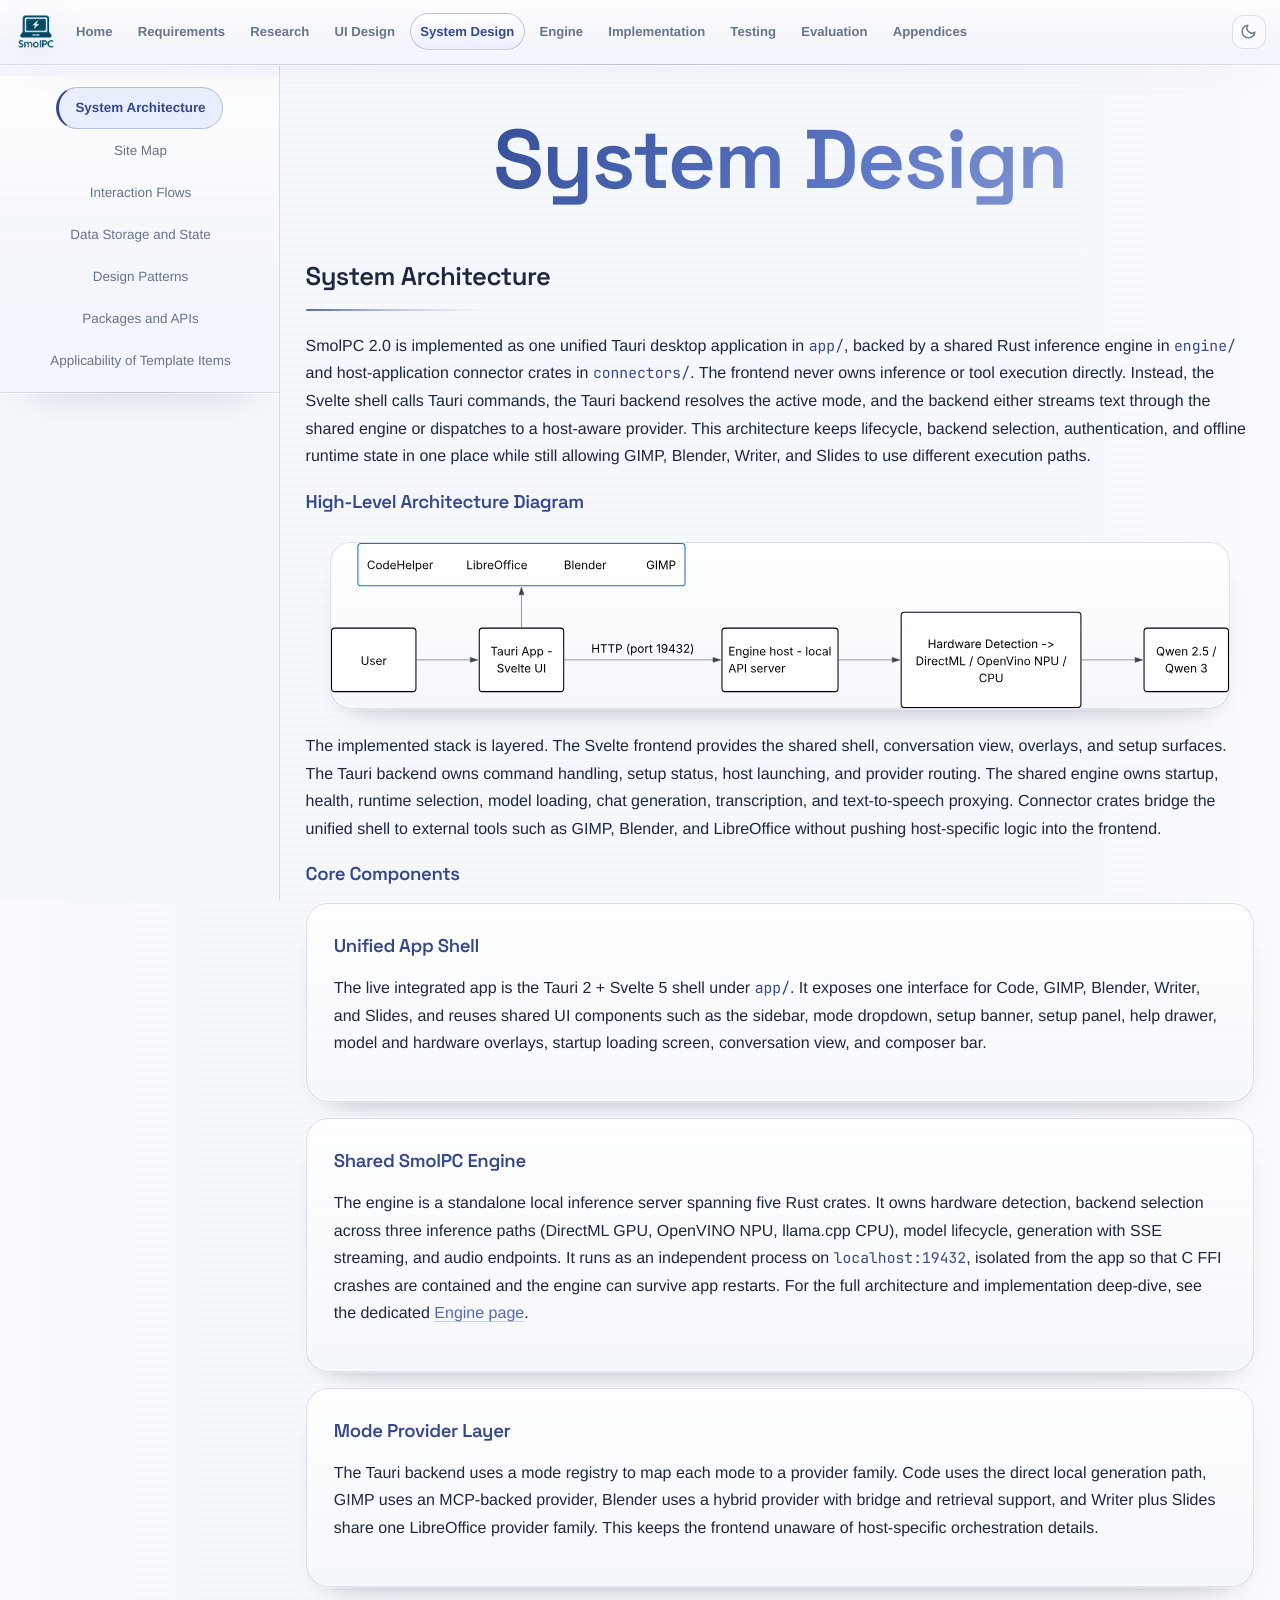
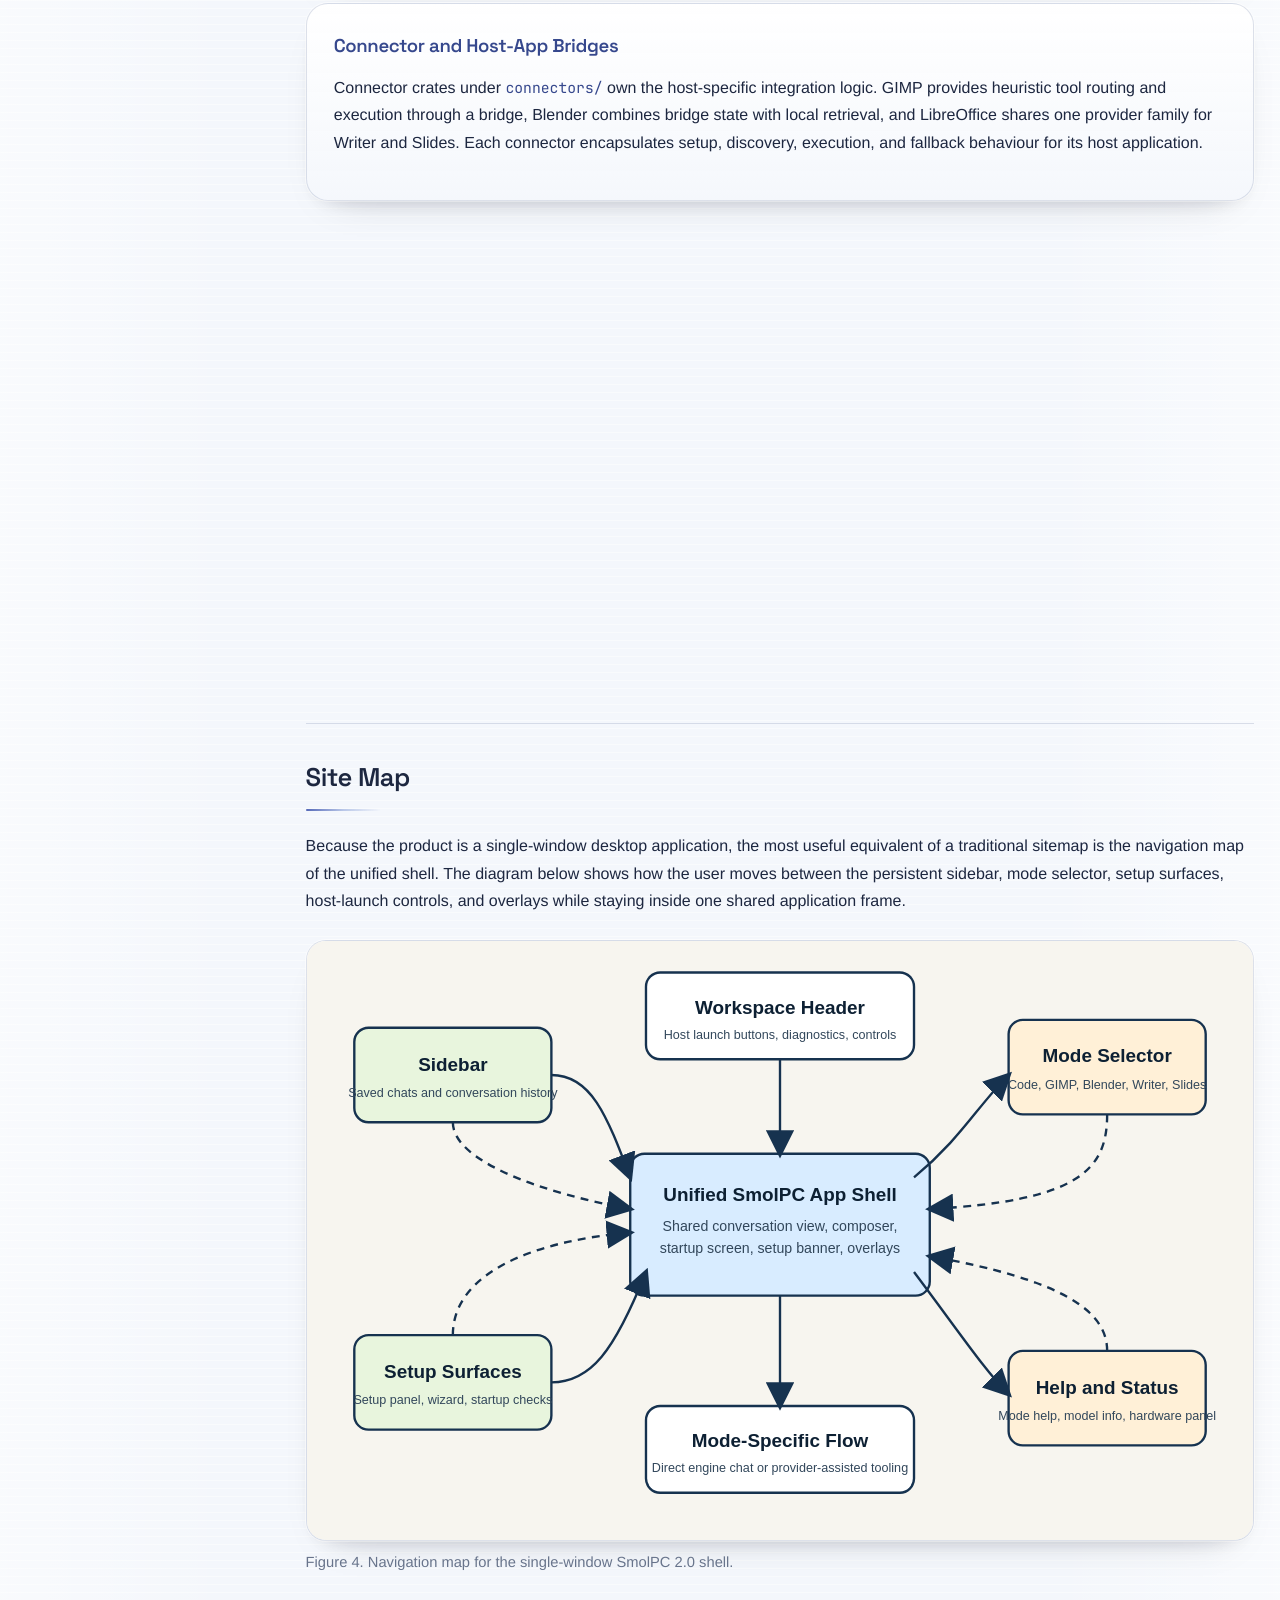
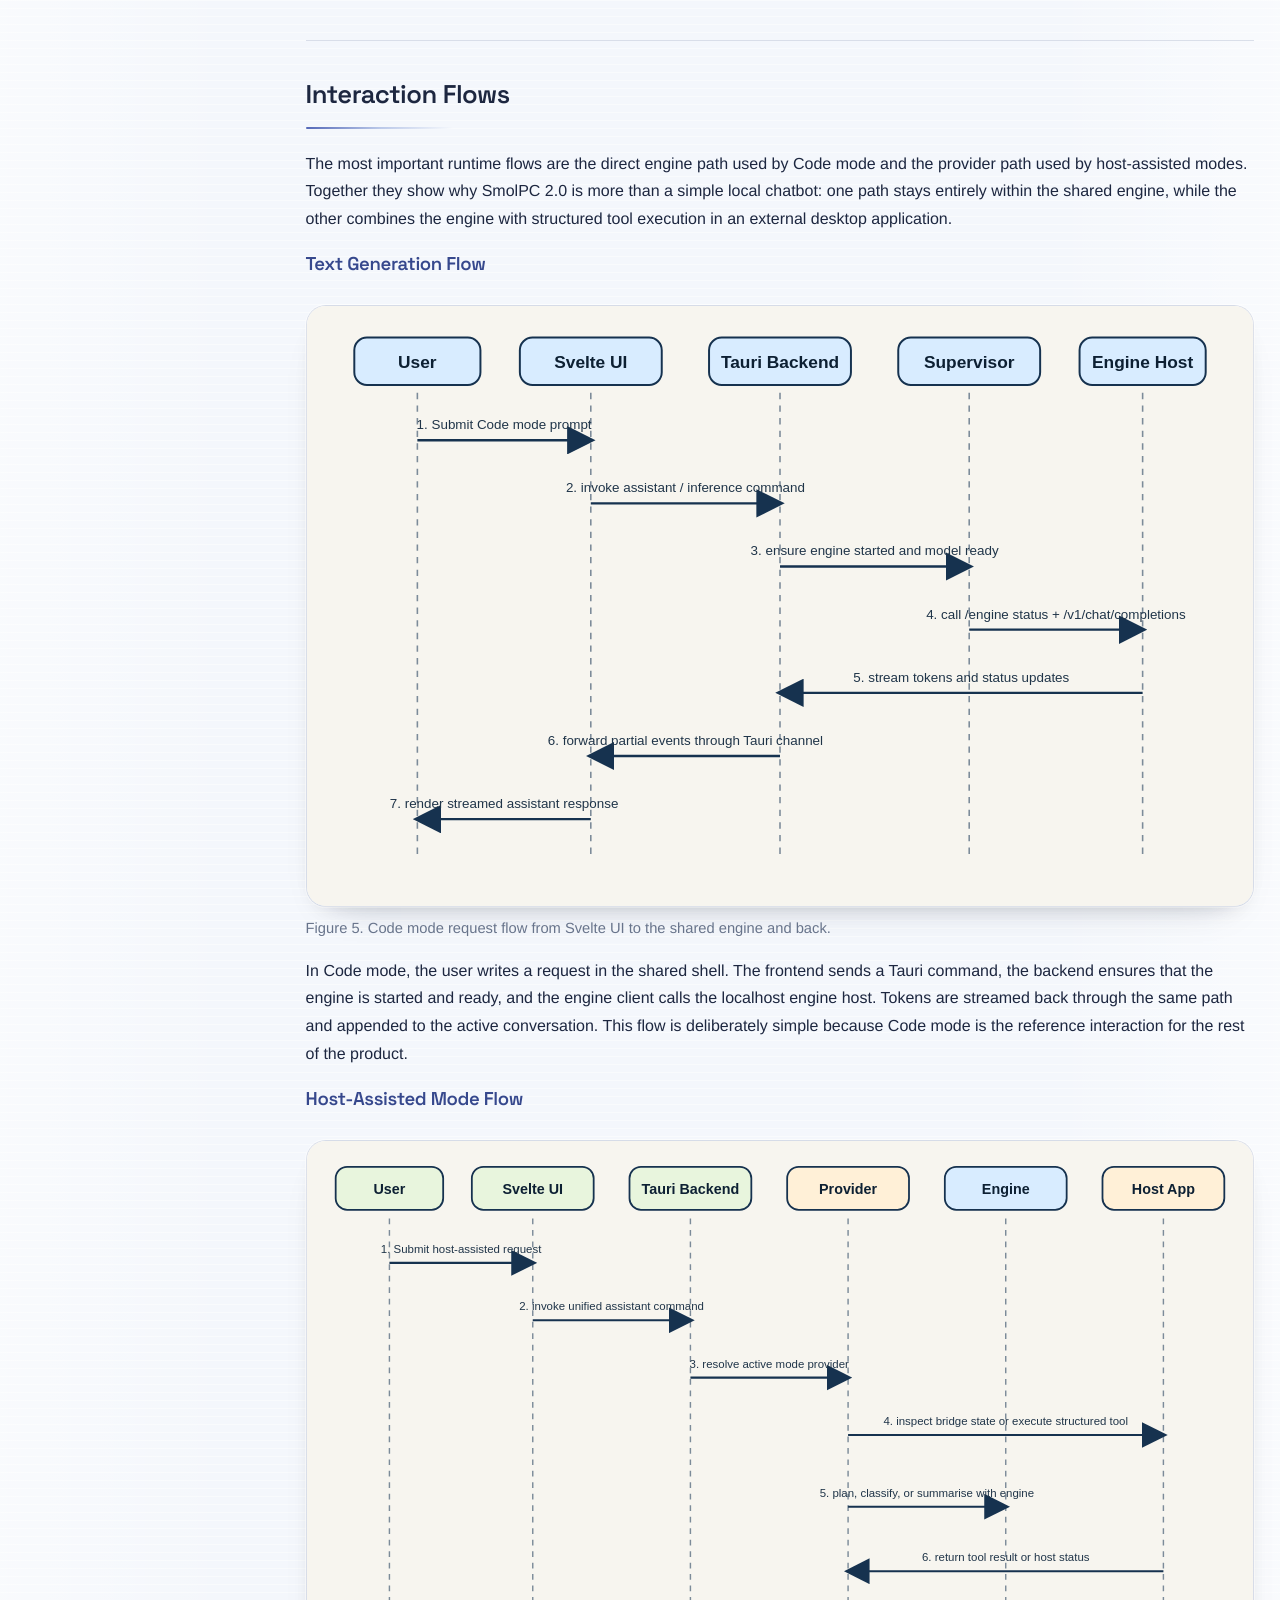
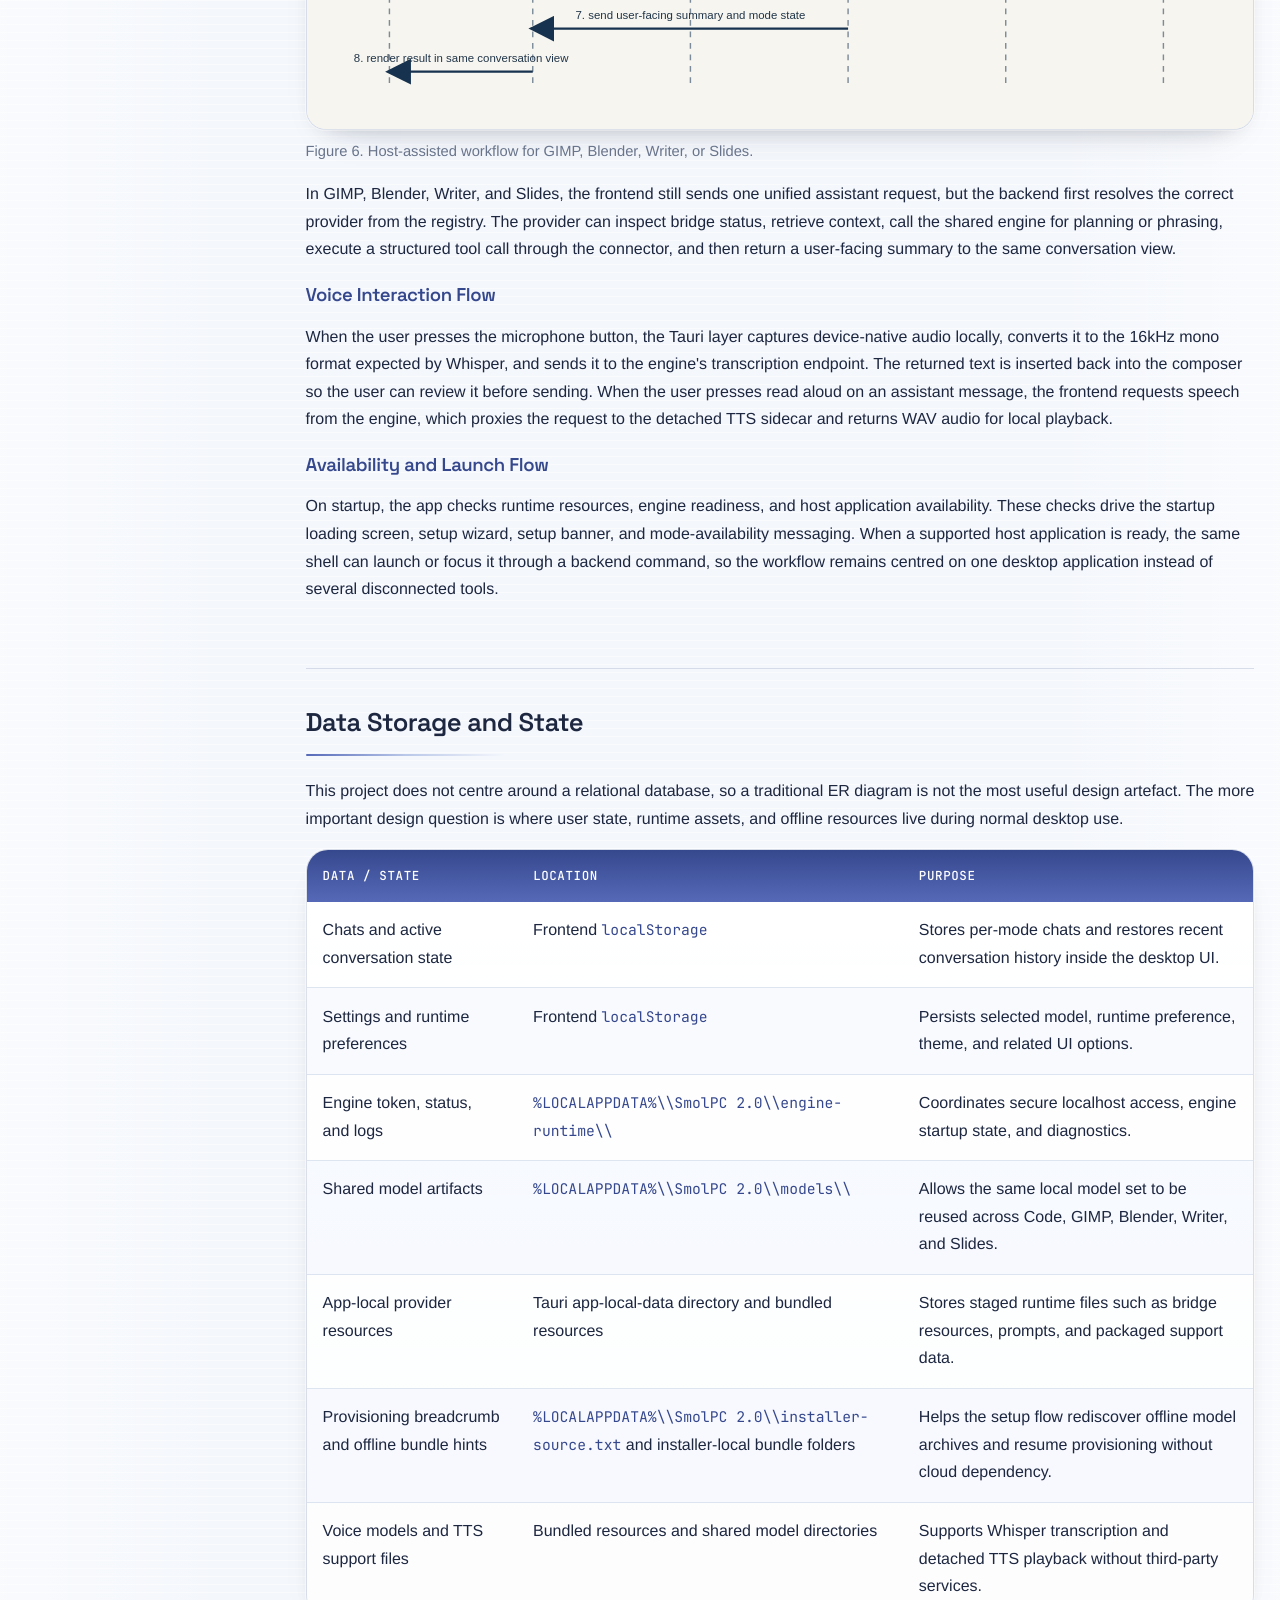
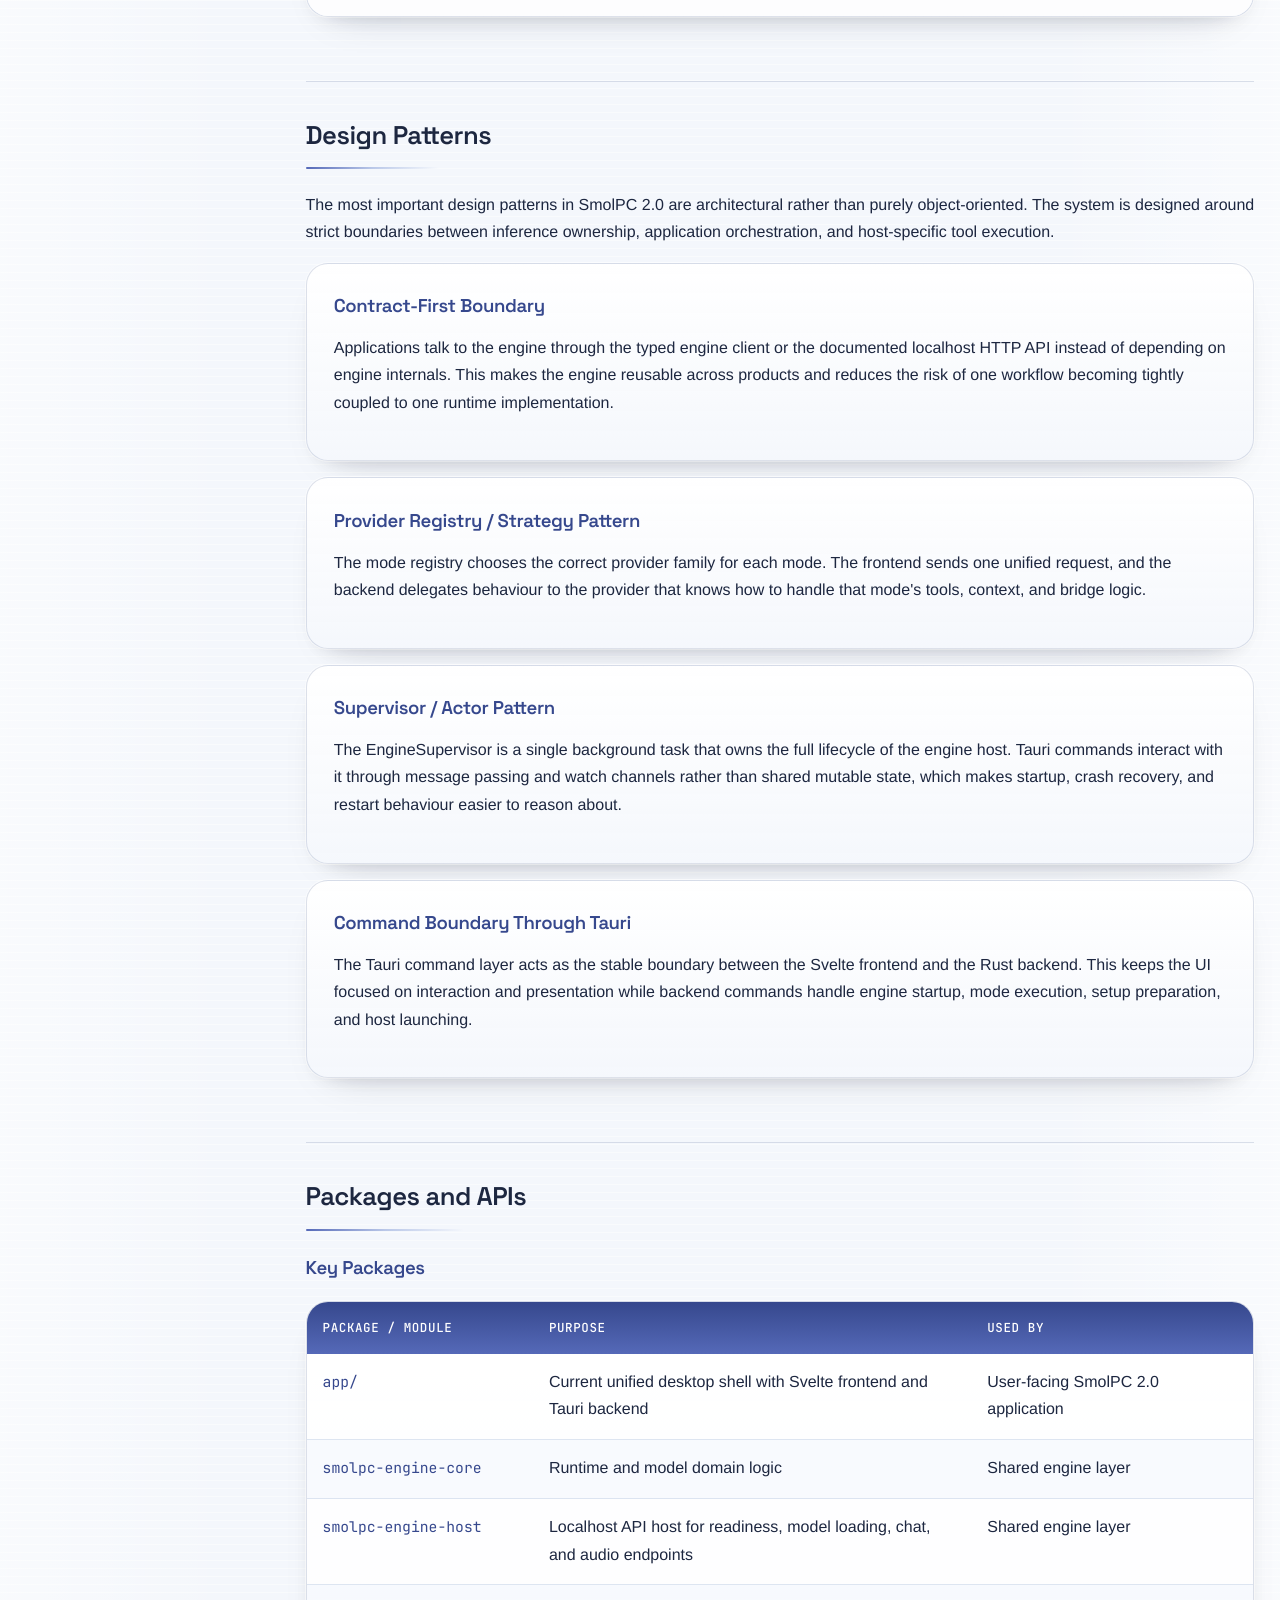
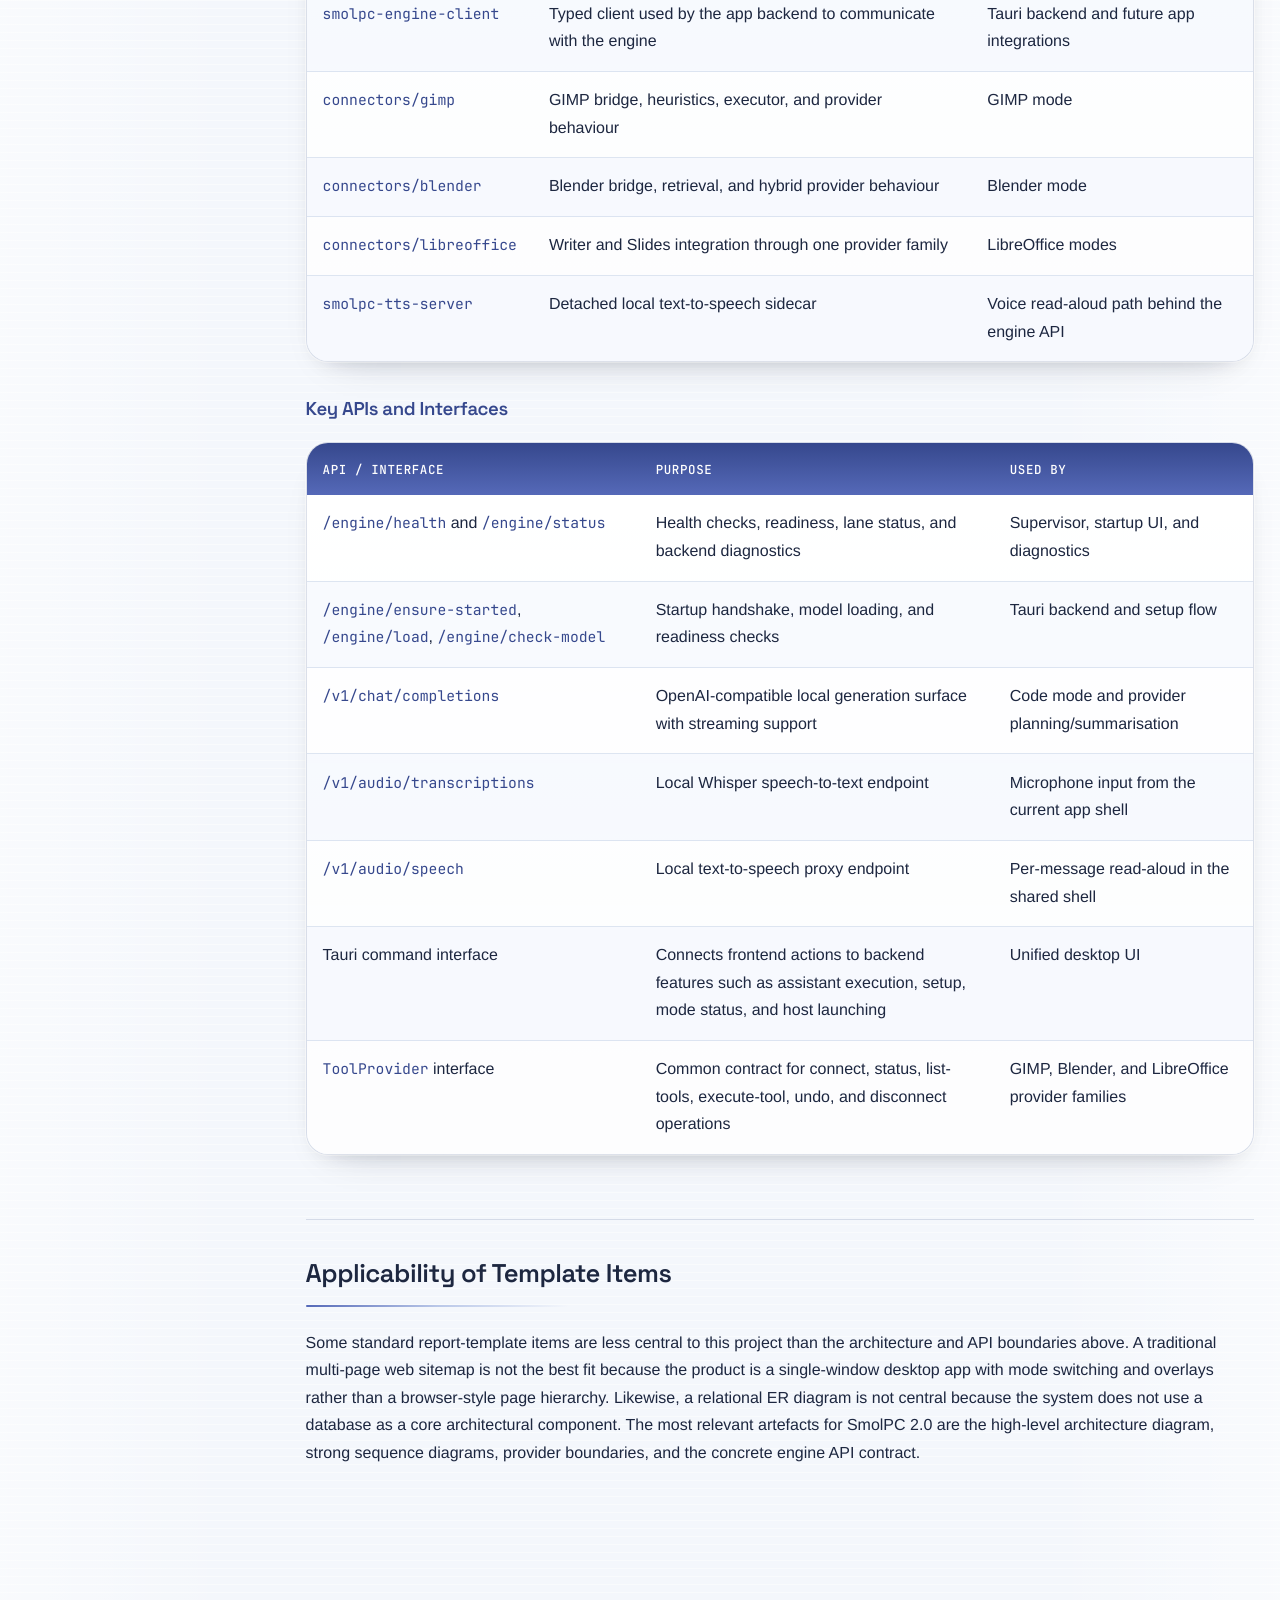
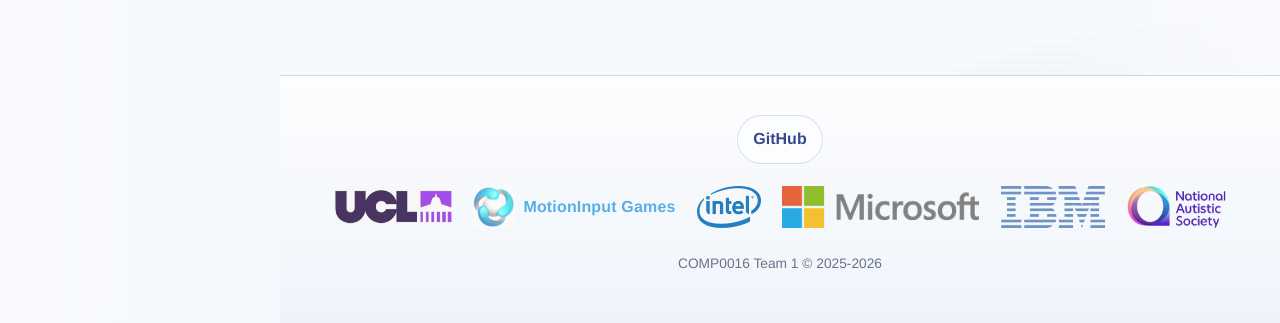
<file: system.html>
<!DOCTYPE html>
<html>
<head>
  <meta name="viewport" content="width=device-width, initial-scale=1">
  <title>System</title>
  <link rel="stylesheet" href="css/style.css">
  <script>if(localStorage.getItem('theme')==='dark')document.documentElement.setAttribute('data-theme','dark')</script>
</head>
<body>
  <nav>
    <a href="index.html" class="nav-logo"> <img src="assets/images/smolpc.png" alt="SmolPC 2.0"> </a>
    <div class="nav-item"><a href="index.html">Home</a><div class="nav-dropdown"><a href="index.html#abstract">Abstract</a><a href="index.html#video">Video</a><a href="index.html#team">Team Members</a><a href="index.html#gantt">Project Timeline</a></div></div>
    <div class="nav-item"><a href="requirements.html">Requirements</a><div class="nav-dropdown"><a href="requirements.html#partner">Partner Introduction</a><a href="requirements.html#background">Background</a><a href="requirements.html#goals">Project Goals</a><a href="requirements.html#gathering">Requirements Gathering</a><a href="requirements.html#personas">Personas</a><a href="requirements.html#use-case-diagram">Use Case Diagram</a><a href="requirements.html#moscow">MoSCoW List</a></div></div>
    <div class="nav-item"><a href="research.html">Research</a><div class="nav-dropdown"><a href="research.html#requirements-discovery">Requirements Discovery</a><a href="research.html#related-projects">Related Projects</a><a href="research.html#technology-review">Technology Review</a><a href="research.html#summary">Summary</a><a href="research.html#consent-forms">Consent Forms</a></div></div>
    <div class="nav-item"><a href="ui.html">UI Design</a><div class="nav-dropdown"><a href="ui.html#design-principles">Design Principles</a><a href="ui.html#unified-shell">Shared Shell</a><a href="ui.html#shared-wireframe">Wireframe</a><a href="ui.html#mode-adaptations">Mode Adaptations</a><a href="ui.html#artefacts">Artefacts</a></div></div>
    <div class="nav-item"><a href="system.html">System Design</a><div class="nav-dropdown"><a href="system.html#architecture">Architecture</a><a href="system.html#sequence-diagrams">Sequence Diagrams</a><a href="system.html#data-storage">Data Storage</a><a href="system.html#design-patterns">Design Patterns</a><a href="system.html#packages-apis">Packages &amp; APIs</a></div></div>
    <div class="nav-item"><a href="engine.html">Engine</a><div class="nav-dropdown"><a href="engine.html#overview">Overview</a><a href="engine.html#crate-architecture">Crate Architecture</a><a href="engine.html#hardware-detection">Hardware &amp; Backend Selection</a><a href="engine.html#inference-backends">Inference Backends</a><a href="engine.html#lifecycle">Engine Lifecycle</a><a href="engine.html#api">API Surface</a><a href="engine.html#voice-audio">Voice &amp; Audio</a><a href="engine.html#challenges">Challenges &amp; Decisions</a></div></div>
    <div class="nav-item"><a href="implementation.html">Implementation</a><div class="nav-dropdown"><a href="implementation.html#overview">Overview</a><a href="implementation.html#shared-infrastructure">Shared Infrastructure</a><a href="implementation.html#unified-shell">Unified Shell</a><a href="implementation.html#codehelper">CodeHelper</a><a href="implementation.html#gimp">GIMP</a><a href="implementation.html#blender">Blender</a><a href="implementation.html#libreoffice">LibreOffice</a></div></div>
    <div class="nav-item"><a href="testing.html">Testing</a><div class="nav-dropdown"><a href="testing.html#strategy">Strategy</a><a href="testing.html#unit-testing">Unit Testing</a><a href="testing.html#integration-testing">Integration Testing</a><a href="testing.html#prompt-testing">Prompt Testing</a><a href="testing.html#compatibility-testing">Compatibility</a><a href="testing.html#performance-testing">Performance</a><a href="testing.html#uat">User Acceptance</a></div></div>
    <div class="nav-item"><a href="evaluation.html">Evaluation</a><div class="nav-dropdown"><a href="evaluation.html#achievements">Achievements</a><a href="evaluation.html#bugs">Known Bugs</a><a href="evaluation.html#critical-evaluation">Critical Evaluation</a><a href="evaluation.html#contributions">Contributions</a><a href="evaluation.html#future-work">Future Work</a></div></div>
    <div class="nav-item"><a href="appendices.html">Appendices</a><div class="nav-dropdown"><a href="appendices.html#user-manual">User Manual</a><a href="appendices.html#deployment-manual">Deployment Manual</a><a href="appendices.html#gdpr">GDPR</a><a href="appendices.html#license">License</a><a href="appendices.html#blog">Blog</a><a href="appendices.html#monthly-videos">Monthly Videos</a></div></div>
    <button class="theme-toggle" aria-label="Toggle dark mode" title="Toggle dark mode"><svg class="icon-sun" width="18" height="18" viewBox="0 0 24 24" fill="none" stroke="currentColor" stroke-width="2" stroke-linecap="round" stroke-linejoin="round"><circle cx="12" cy="12" r="5"/><line x1="12" y1="1" x2="12" y2="3"/><line x1="12" y1="21" x2="12" y2="23"/><line x1="4.22" y1="4.22" x2="5.64" y2="5.64"/><line x1="18.36" y1="18.36" x2="19.78" y2="19.78"/><line x1="1" y1="12" x2="3" y2="12"/><line x1="21" y1="12" x2="23" y2="12"/><line x1="4.22" y1="19.78" x2="5.64" y2="18.36"/><line x1="18.36" y1="5.64" x2="19.78" y2="4.22"/></svg><svg class="icon-moon" width="18" height="18" viewBox="0 0 24 24" fill="none" stroke="currentColor" stroke-width="2" stroke-linecap="round" stroke-linejoin="round"><path d="M21 12.79A9 9 0 1 1 11.21 3 7 7 0 0 0 21 12.79z"/></svg></button>
  </nav>

  <main>

    <h1>System Design</h1>

    <section id="architecture">
      <h2>System Architecture</h2>
      <p>SmolPC 2.0 is implemented as one unified Tauri desktop application in <code>app/</code>, backed by a shared Rust inference engine in <code>engine/</code> and host-application connector crates in <code>connectors/</code>. The frontend never owns inference or tool execution directly. Instead, the Svelte shell calls Tauri commands, the Tauri backend resolves the active mode, and the backend either streams text through the shared engine or dispatches to a host-aware provider. This architecture keeps lifecycle, backend selection, authentication, and offline runtime state in one place while still allowing GIMP, Blender, Writer, and Slides to use different execution paths.</p>

      <h3>High-Level Architecture Diagram</h3>
      <img src="assets/images/high-level-architecture.svg" alt="SmolPC 2.0 high-level system architecture diagram" style="width:100%;max-width:900px;display:block;margin:1.5rem auto;">
      <p>The implemented stack is layered. The Svelte frontend provides the shared shell, conversation view, overlays, and setup surfaces. The Tauri backend owns command handling, setup status, host launching, and provider routing. The shared engine owns startup, health, runtime selection, model loading, chat generation, transcription, and text-to-speech proxying. Connector crates bridge the unified shell to external tools such as GIMP, Blender, and LibreOffice without pushing host-specific logic into the frontend.</p>

      <h3>Core Components</h3>

      <div class="card">
        <h3>Unified App Shell</h3>
        <p>The live integrated app is the Tauri 2 + Svelte 5 shell under <code>app/</code>. It exposes one interface for Code, GIMP, Blender, Writer, and Slides, and reuses shared UI components such as the sidebar, mode dropdown, setup banner, setup panel, help drawer, model and hardware overlays, startup loading screen, conversation view, and composer bar.</p>
      </div>

      <div class="card">
        <h3>Shared SmolPC Engine</h3>
        <p>The engine is a standalone local inference server spanning five Rust crates. It owns hardware detection, backend selection across three inference paths (DirectML GPU, OpenVINO NPU, llama.cpp CPU), model lifecycle, generation with SSE streaming, and audio endpoints. It runs as an independent process on <code>localhost:19432</code>, isolated from the app so that C FFI crashes are contained and the engine can survive app restarts. For the full architecture and implementation deep-dive, see the dedicated <a href="engine.html">Engine page</a>.</p>
      </div>

      <div class="card">
        <h3>Mode Provider Layer</h3>
        <p>The Tauri backend uses a mode registry to map each mode to a provider family. Code uses the direct local generation path, GIMP uses an MCP-backed provider, Blender uses a hybrid provider with bridge and retrieval support, and Writer plus Slides share one LibreOffice provider family. This keeps the frontend unaware of host-specific orchestration details.</p>
      </div>

      <div class="card">
        <h3>Connector and Host-App Bridges</h3>
        <p>Connector crates under <code>connectors/</code> own the host-specific integration logic. GIMP provides heuristic tool routing and execution through a bridge, Blender combines bridge state with local retrieval, and LibreOffice shares one provider family for Writer and Slides. Each connector encapsulates setup, discovery, execution, and fallback behaviour for its host application.</p>
      </div>

      <div class="card">
        <h3>Supervisor and Setup Layer</h3>
        <p>The EngineSupervisor is a Tokio background task that owns spawning, health monitoring, crash recovery with bounded retry, and model restoration through message passing and watch channels. The full engine lifecycle — including the state machine, PID management, spawn locks, idle timeout, and graceful shutdown — is documented on the <a href="engine.html">Engine page</a>.</p>
      </div>

      <div class="card">
        <h3>Voice I/O Layer</h3>
        <p>Voice features are part of the shared platform rather than a separate assistant. The Tauri app captures microphone audio locally with <code>cpal</code>, resamples it with <code>rubato</code>, and sends it to <code>/v1/audio/transcriptions</code>. Read-aloud calls go to <code>/v1/audio/speech</code>, which the engine proxies to a detached <code>smolpc-tts-server</code> sidecar. Speech-to-text stays inside the engine host through Whisper on CPU, while TTS is isolated so voice failures do not destabilise the main chat path.</p>
      </div>
    </section>

    <section id="sitemap">
      <h2>Site Map</h2>
      <p>Because the product is a single-window desktop application, the most useful equivalent of a traditional sitemap is the navigation map of the unified shell. The diagram below shows how the user moves between the persistent sidebar, mode selector, setup surfaces, host-launch controls, and overlays while staying inside one shared application frame.</p>
      <img src="assets/images/diagrams/mode-navigation-map.svg" alt="Navigation map for the SmolPC 2.0 unified application shell" style="width:100%;max-width:980px;display:block;margin:1.5rem auto;">
      <p class="comparison-caption">Figure 4. Navigation map for the single-window SmolPC 2.0 shell.</p>
    </section>

    <section id="sequence-diagrams">
      <h2>Interaction Flows</h2>
      <p>The most important runtime flows are the direct engine path used by Code mode and the provider path used by host-assisted modes. Together they show why SmolPC 2.0 is more than a simple local chatbot: one path stays entirely within the shared engine, while the other combines the engine with structured tool execution in an external desktop application.</p>

      <h3>Text Generation Flow</h3>
      <img src="assets/images/diagrams/code-generation-sequence.svg" alt="Sequence diagram showing Code mode text generation through the shared engine" style="width:100%;max-width:980px;display:block;margin:1.5rem auto;">
      <p class="comparison-caption">Figure 5. Code mode request flow from Svelte UI to the shared engine and back.</p>
      <p>In Code mode, the user writes a request in the shared shell. The frontend sends a Tauri command, the backend ensures that the engine is started and ready, and the engine client calls the localhost engine host. Tokens are streamed back through the same path and appended to the active conversation. This flow is deliberately simple because Code mode is the reference interaction for the rest of the product.</p>

      <h3>Host-Assisted Mode Flow</h3>
      <img src="assets/images/diagrams/host-assisted-sequence.svg" alt="Sequence diagram showing a host-assisted workflow through the provider registry and connector bridge" style="width:100%;max-width:980px;display:block;margin:1.5rem auto;">
      <p class="comparison-caption">Figure 6. Host-assisted workflow for GIMP, Blender, Writer, or Slides.</p>
      <p>In GIMP, Blender, Writer, and Slides, the frontend still sends one unified assistant request, but the backend first resolves the correct provider from the registry. The provider can inspect bridge status, retrieve context, call the shared engine for planning or phrasing, execute a structured tool call through the connector, and then return a user-facing summary to the same conversation view.</p>

      <h3>Voice Interaction Flow</h3>
      <p>When the user presses the microphone button, the Tauri layer captures device-native audio locally, converts it to the 16kHz mono format expected by Whisper, and sends it to the engine&apos;s transcription endpoint. The returned text is inserted back into the composer so the user can review it before sending. When the user presses read aloud on an assistant message, the frontend requests speech from the engine, which proxies the request to the detached TTS sidecar and returns WAV audio for local playback.</p>

      <h3>Availability and Launch Flow</h3>
      <p>On startup, the app checks runtime resources, engine readiness, and host application availability. These checks drive the startup loading screen, setup wizard, setup banner, and mode-availability messaging. When a supported host application is ready, the same shell can launch or focus it through a backend command, so the workflow remains centred on one desktop application instead of several disconnected tools.</p>
    </section>

    <section id="data-storage">
      <h2>Data Storage and State</h2>
      <p>This project does not centre around a relational database, so a traditional ER diagram is not the most useful design artefact. The more important design question is where user state, runtime assets, and offline resources live during normal desktop use.</p>
      <table>
        <thead>
          <tr>
            <th>Data / State</th>
            <th>Location</th>
            <th>Purpose</th>
          </tr>
        </thead>
        <tbody>
          <tr>
            <td>Chats and active conversation state</td>
            <td>Frontend <code>localStorage</code></td>
            <td>Stores per-mode chats and restores recent conversation history inside the desktop UI.</td>
          </tr>
          <tr>
            <td>Settings and runtime preferences</td>
            <td>Frontend <code>localStorage</code></td>
            <td>Persists selected model, runtime preference, theme, and related UI options.</td>
          </tr>
          <tr>
            <td>Engine token, status, and logs</td>
            <td><code>%LOCALAPPDATA%\\SmolPC 2.0\\engine-runtime\\</code></td>
            <td>Coordinates secure localhost access, engine startup state, and diagnostics.</td>
          </tr>
          <tr>
            <td>Shared model artifacts</td>
            <td><code>%LOCALAPPDATA%\\SmolPC 2.0\\models\\</code></td>
            <td>Allows the same local model set to be reused across Code, GIMP, Blender, Writer, and Slides.</td>
          </tr>
          <tr>
            <td>App-local provider resources</td>
            <td>Tauri app-local-data directory and bundled resources</td>
            <td>Stores staged runtime files such as bridge resources, prompts, and packaged support data.</td>
          </tr>
          <tr>
            <td>Provisioning breadcrumb and offline bundle hints</td>
            <td><code>%LOCALAPPDATA%\\SmolPC 2.0\\installer-source.txt</code> and installer-local bundle folders</td>
            <td>Helps the setup flow rediscover offline model archives and resume provisioning without cloud dependency.</td>
          </tr>
          <tr>
            <td>Voice models and TTS support files</td>
            <td>Bundled resources and shared model directories</td>
            <td>Supports Whisper transcription and detached TTS playback without third-party services.</td>
          </tr>
        </tbody>
      </table>
    </section>

    <section id="design-patterns">
      <h2>Design Patterns</h2>
      <p>The most important design patterns in SmolPC 2.0 are architectural rather than purely object-oriented. The system is designed around strict boundaries between inference ownership, application orchestration, and host-specific tool execution.</p>

      <div class="card">
        <h3>Contract-First Boundary</h3>
        <p>Applications talk to the engine through the typed engine client or the documented localhost HTTP API instead of depending on engine internals. This makes the engine reusable across products and reduces the risk of one workflow becoming tightly coupled to one runtime implementation.</p>
      </div>

      <div class="card">
        <h3>Provider Registry / Strategy Pattern</h3>
        <p>The mode registry chooses the correct provider family for each mode. The frontend sends one unified request, and the backend delegates behaviour to the provider that knows how to handle that mode&apos;s tools, context, and bridge logic.</p>
      </div>

      <div class="card">
        <h3>Supervisor / Actor Pattern</h3>
        <p>The EngineSupervisor is a single background task that owns the full lifecycle of the engine host. Tauri commands interact with it through message passing and watch channels rather than shared mutable state, which makes startup, crash recovery, and restart behaviour easier to reason about.</p>
      </div>

      <div class="card">
        <h3>Command Boundary Through Tauri</h3>
        <p>The Tauri command layer acts as the stable boundary between the Svelte frontend and the Rust backend. This keeps the UI focused on interaction and presentation while backend commands handle engine startup, mode execution, setup preparation, and host launching.</p>
      </div>
    </section>

    <section id="packages-apis">
      <h2>Packages and APIs</h2>

      <h3>Key Packages</h3>
      <table>
        <thead>
          <tr>
            <th>Package / Module</th>
            <th>Purpose</th>
            <th>Used By</th>
          </tr>
        </thead>
        <tbody>
          <tr>
            <td><code>app/</code></td>
            <td>Current unified desktop shell with Svelte frontend and Tauri backend</td>
            <td>User-facing SmolPC 2.0 application</td>
          </tr>
          <tr>
            <td><code>smolpc-engine-core</code></td>
            <td>Runtime and model domain logic</td>
            <td>Shared engine layer</td>
          </tr>
          <tr>
            <td><code>smolpc-engine-host</code></td>
            <td>Localhost API host for readiness, model loading, chat, and audio endpoints</td>
            <td>Shared engine layer</td>
          </tr>
          <tr>
            <td><code>smolpc-engine-client</code></td>
            <td>Typed client used by the app backend to communicate with the engine</td>
            <td>Tauri backend and future app integrations</td>
          </tr>
          <tr>
            <td><code>connectors/gimp</code></td>
            <td>GIMP bridge, heuristics, executor, and provider behaviour</td>
            <td>GIMP mode</td>
          </tr>
          <tr>
            <td><code>connectors/blender</code></td>
            <td>Blender bridge, retrieval, and hybrid provider behaviour</td>
            <td>Blender mode</td>
          </tr>
          <tr>
            <td><code>connectors/libreoffice</code></td>
            <td>Writer and Slides integration through one provider family</td>
            <td>LibreOffice modes</td>
          </tr>
          <tr>
            <td><code>smolpc-tts-server</code></td>
            <td>Detached local text-to-speech sidecar</td>
            <td>Voice read-aloud path behind the engine API</td>
          </tr>
        </tbody>
      </table>

      <h3>Key APIs and Interfaces</h3>
      <table>
        <thead>
          <tr>
            <th>API / Interface</th>
            <th>Purpose</th>
            <th>Used By</th>
          </tr>
        </thead>
        <tbody>
          <tr>
            <td><code>/engine/health</code> and <code>/engine/status</code></td>
            <td>Health checks, readiness, lane status, and backend diagnostics</td>
            <td>Supervisor, startup UI, and diagnostics</td>
          </tr>
          <tr>
            <td><code>/engine/ensure-started</code>, <code>/engine/load</code>, <code>/engine/check-model</code></td>
            <td>Startup handshake, model loading, and readiness checks</td>
            <td>Tauri backend and setup flow</td>
          </tr>
          <tr>
            <td><code>/v1/chat/completions</code></td>
            <td>OpenAI-compatible local generation surface with streaming support</td>
            <td>Code mode and provider planning/summarisation</td>
          </tr>
          <tr>
            <td><code>/v1/audio/transcriptions</code></td>
            <td>Local Whisper speech-to-text endpoint</td>
            <td>Microphone input from the current app shell</td>
          </tr>
          <tr>
            <td><code>/v1/audio/speech</code></td>
            <td>Local text-to-speech proxy endpoint</td>
            <td>Per-message read-aloud in the shared shell</td>
          </tr>
          <tr>
            <td>Tauri command interface</td>
            <td>Connects frontend actions to backend features such as assistant execution, setup, mode status, and host launching</td>
            <td>Unified desktop UI</td>
          </tr>
          <tr>
            <td><code>ToolProvider</code> interface</td>
            <td>Common contract for connect, status, list-tools, execute-tool, undo, and disconnect operations</td>
            <td>GIMP, Blender, and LibreOffice provider families</td>
          </tr>
        </tbody>
      </table>
    </section>

    <section id="applicability">
      <h2>Applicability of Template Items</h2>
      <p>Some standard report-template items are less central to this project than the architecture and API boundaries above. A traditional multi-page web sitemap is not the best fit because the product is a single-window desktop app with mode switching and overlays rather than a browser-style page hierarchy. Likewise, a relational ER diagram is not central because the system does not use a database as a core architectural component. The most relevant artefacts for SmolPC 2.0 are the high-level architecture diagram, strong sequence diagrams, provider boundaries, and the concrete engine API contract.</p>
    </section>

  </main>


  <footer>
    <div class="footer-links">
    <a href="https://github.com/SmolPC-2-0/smolpc-codehelper" target="_blank" rel="noopener noreferrer">GitHub</a>
  </div>

  <div class="footer-logos">
    <a href="https://www.ucl.ac.uk/" target="_blank" rel="noopener noreferrer">
      <img src="assets/images/ucl.png" alt="University College London">
    </a>
    <a href="https://www.motioninputgames.com/" target="_blank" rel="noopener noreferrer">
      <img src="assets/images/motioninput-games.jpg" alt="MotionInput Games">
      <span class="footer-logo-wordmark">MotionInput Games</span>
    </a>
    <a href="https://www.intel.com/content/www/us/en/homepage.html" target="_blank" rel="noopener noreferrer">
      <img src="assets/images/intel.png" alt="Intel">
    </a>
    <a href="https://www.microsoft.com/en-gb" target="_blank" rel="noopener noreferrer">
      <img src="assets/images/microsoft.png" alt="Microsoft">
    </a>
    <a href="https://www.ibm.com/uk-en" target="_blank" rel="noopener noreferrer">
      <img src="assets/images/IBM.png" alt="IBM">
    </a>
    <a href="https://www.autism.org.uk/" target="_blank" rel="noopener noreferrer">
      <img src="assets/images/nas.png" alt="National Autistic Society">
    </a>
  </div>
    <p>COMP0016 Team 1 &copy; 2025-2026</p>
  </footer>


  <script src="js/main.js"></script>
</body>
</html>
</file>
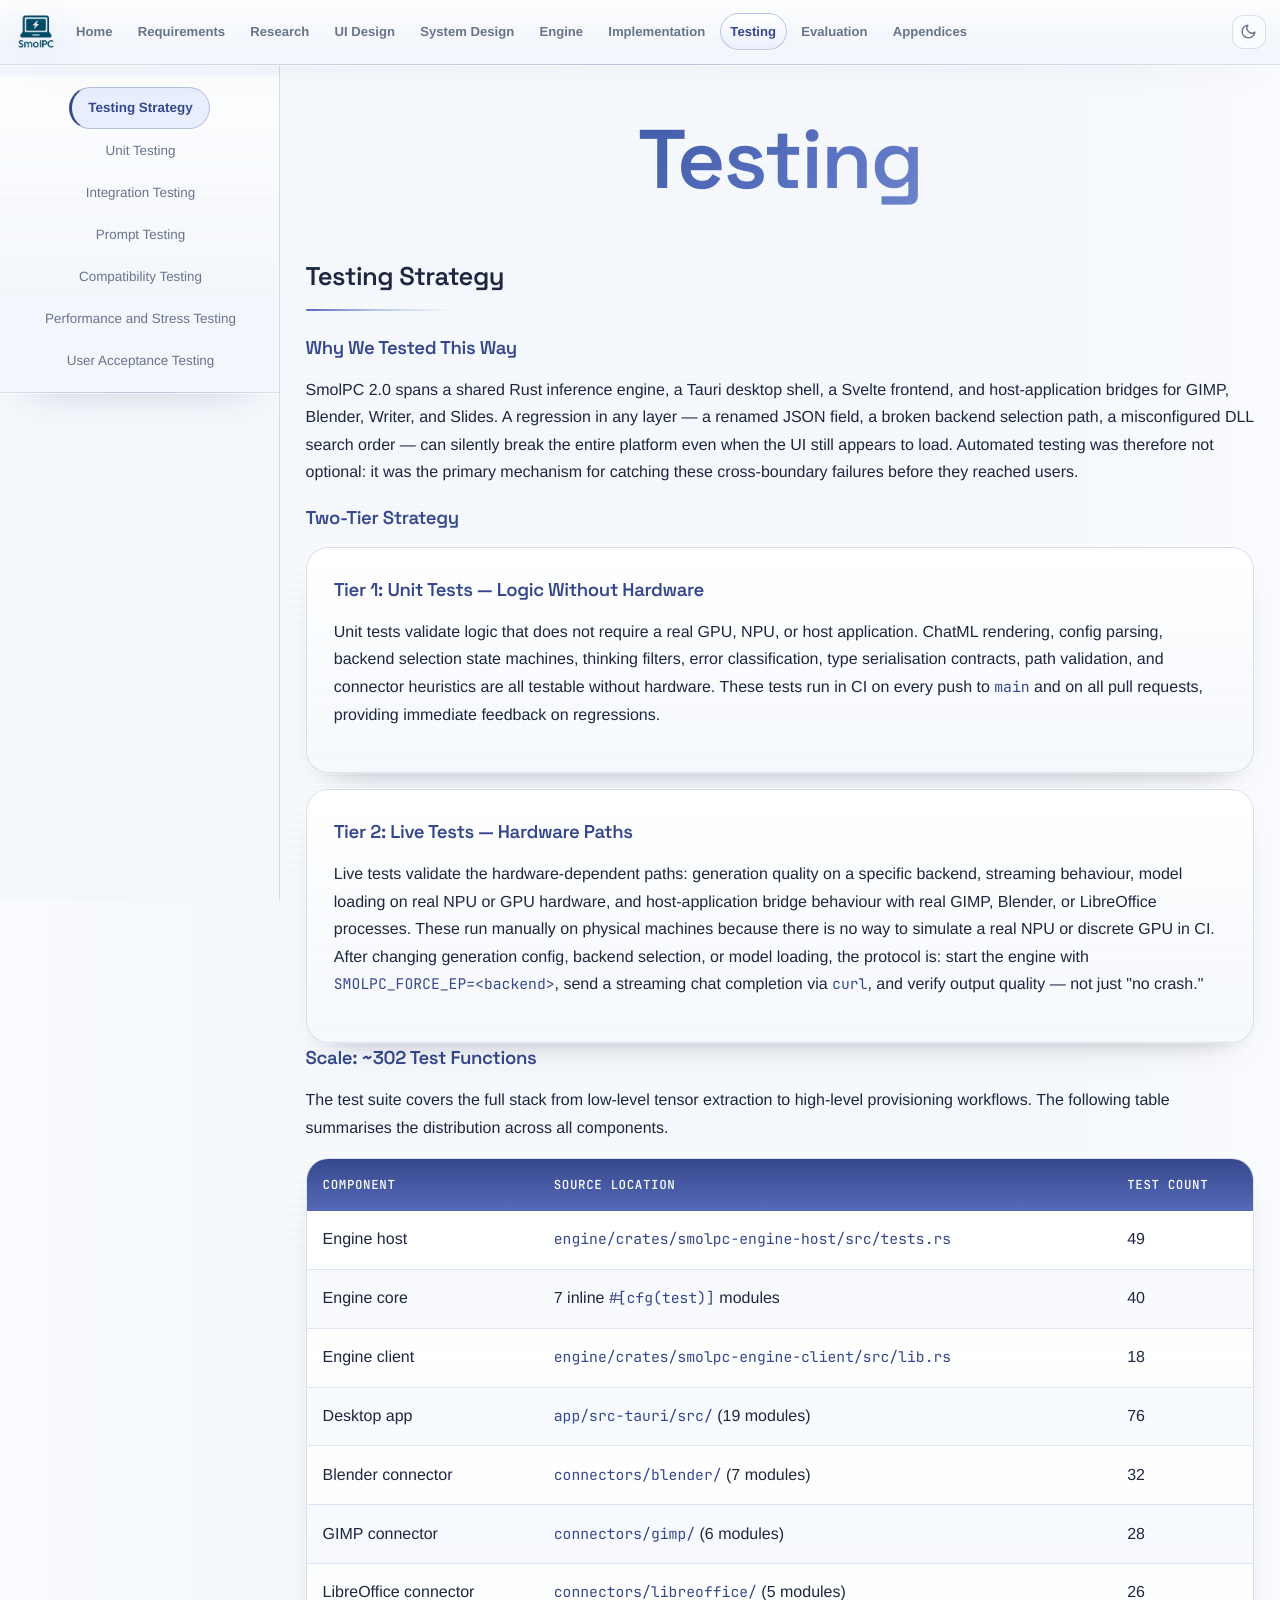
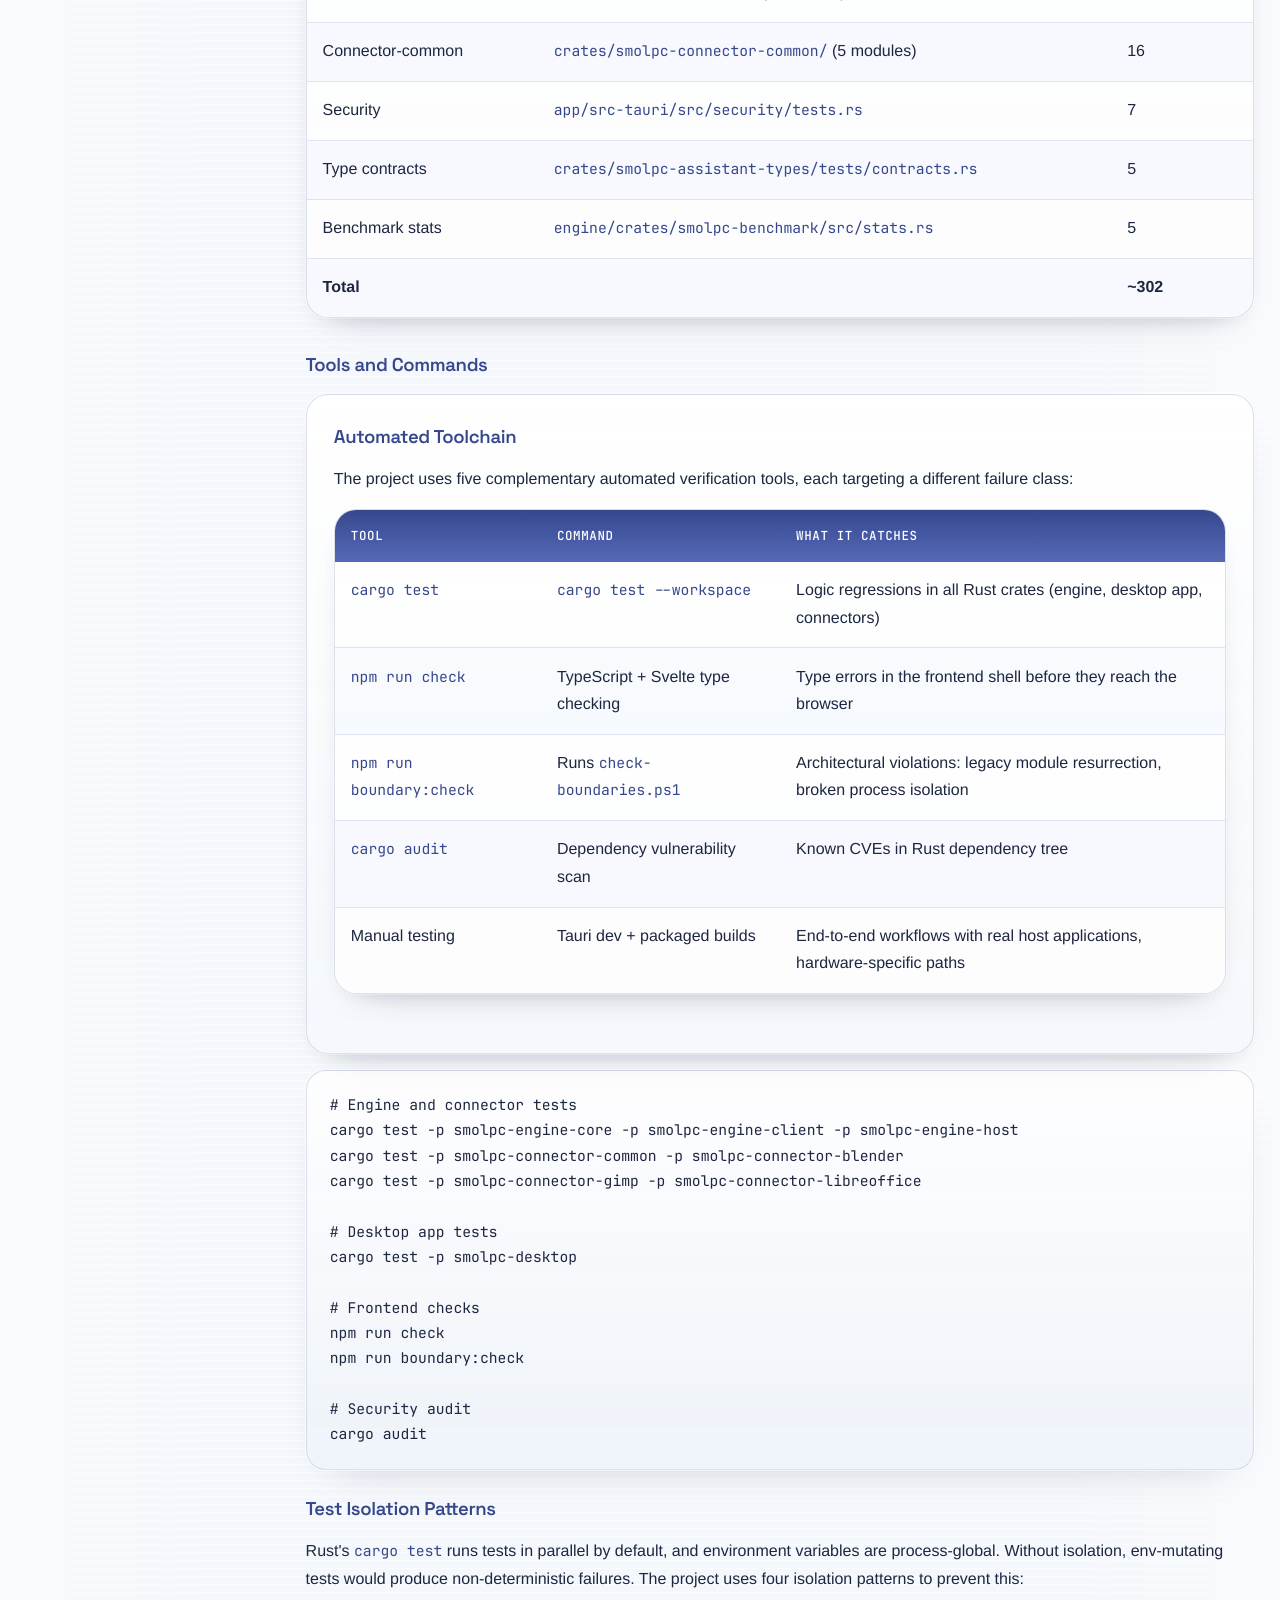
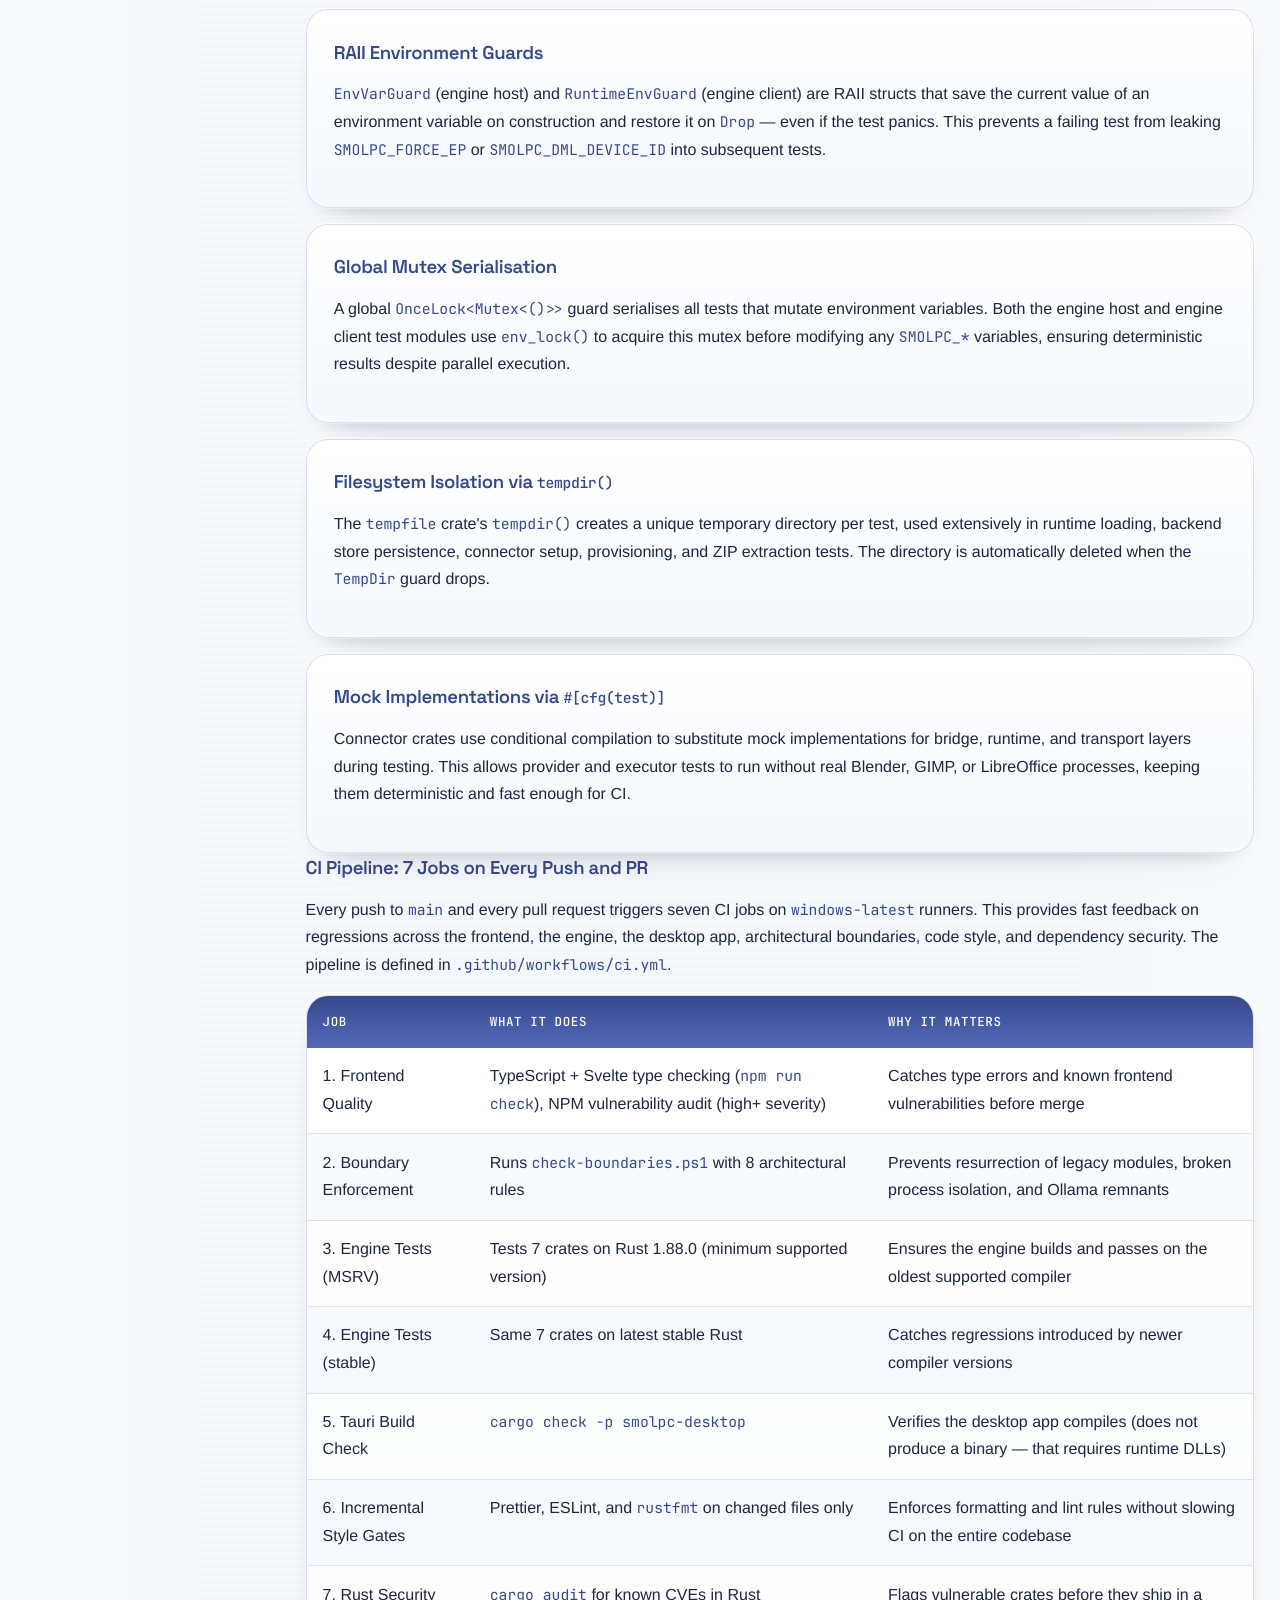
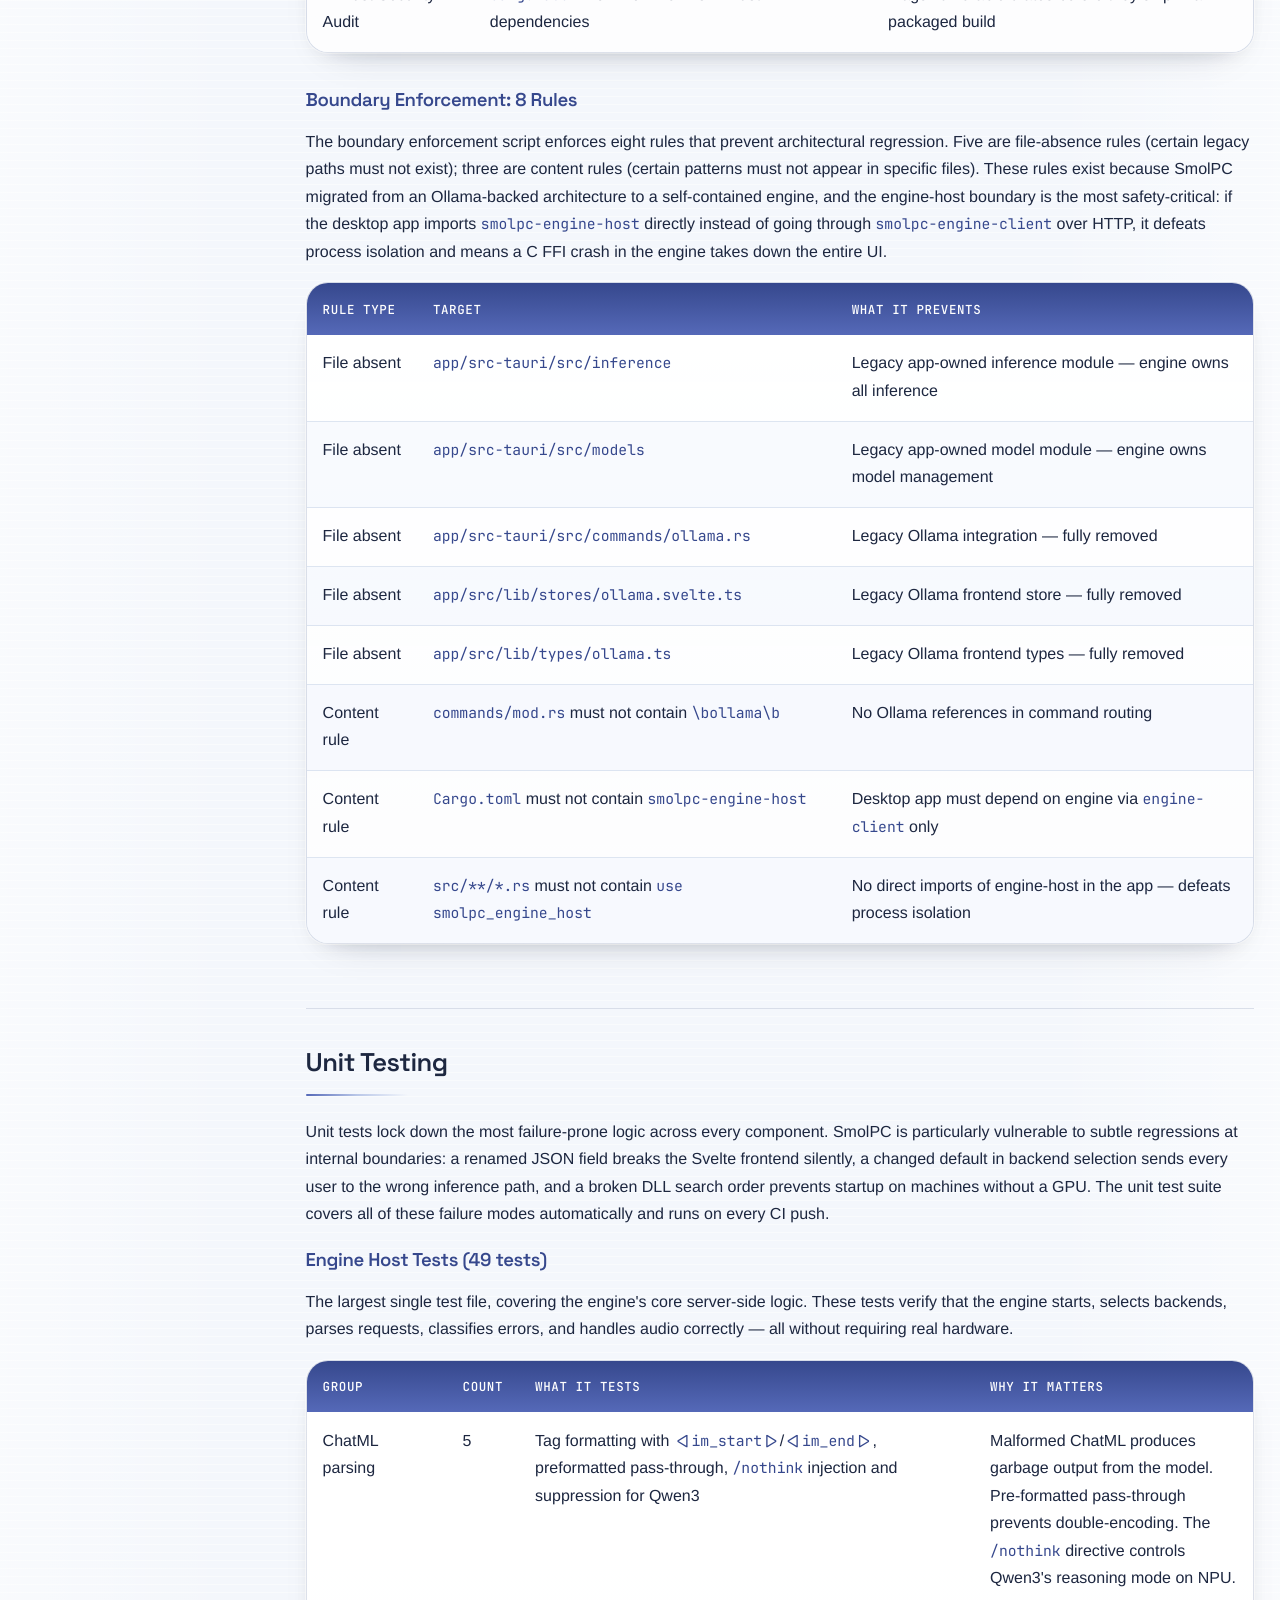
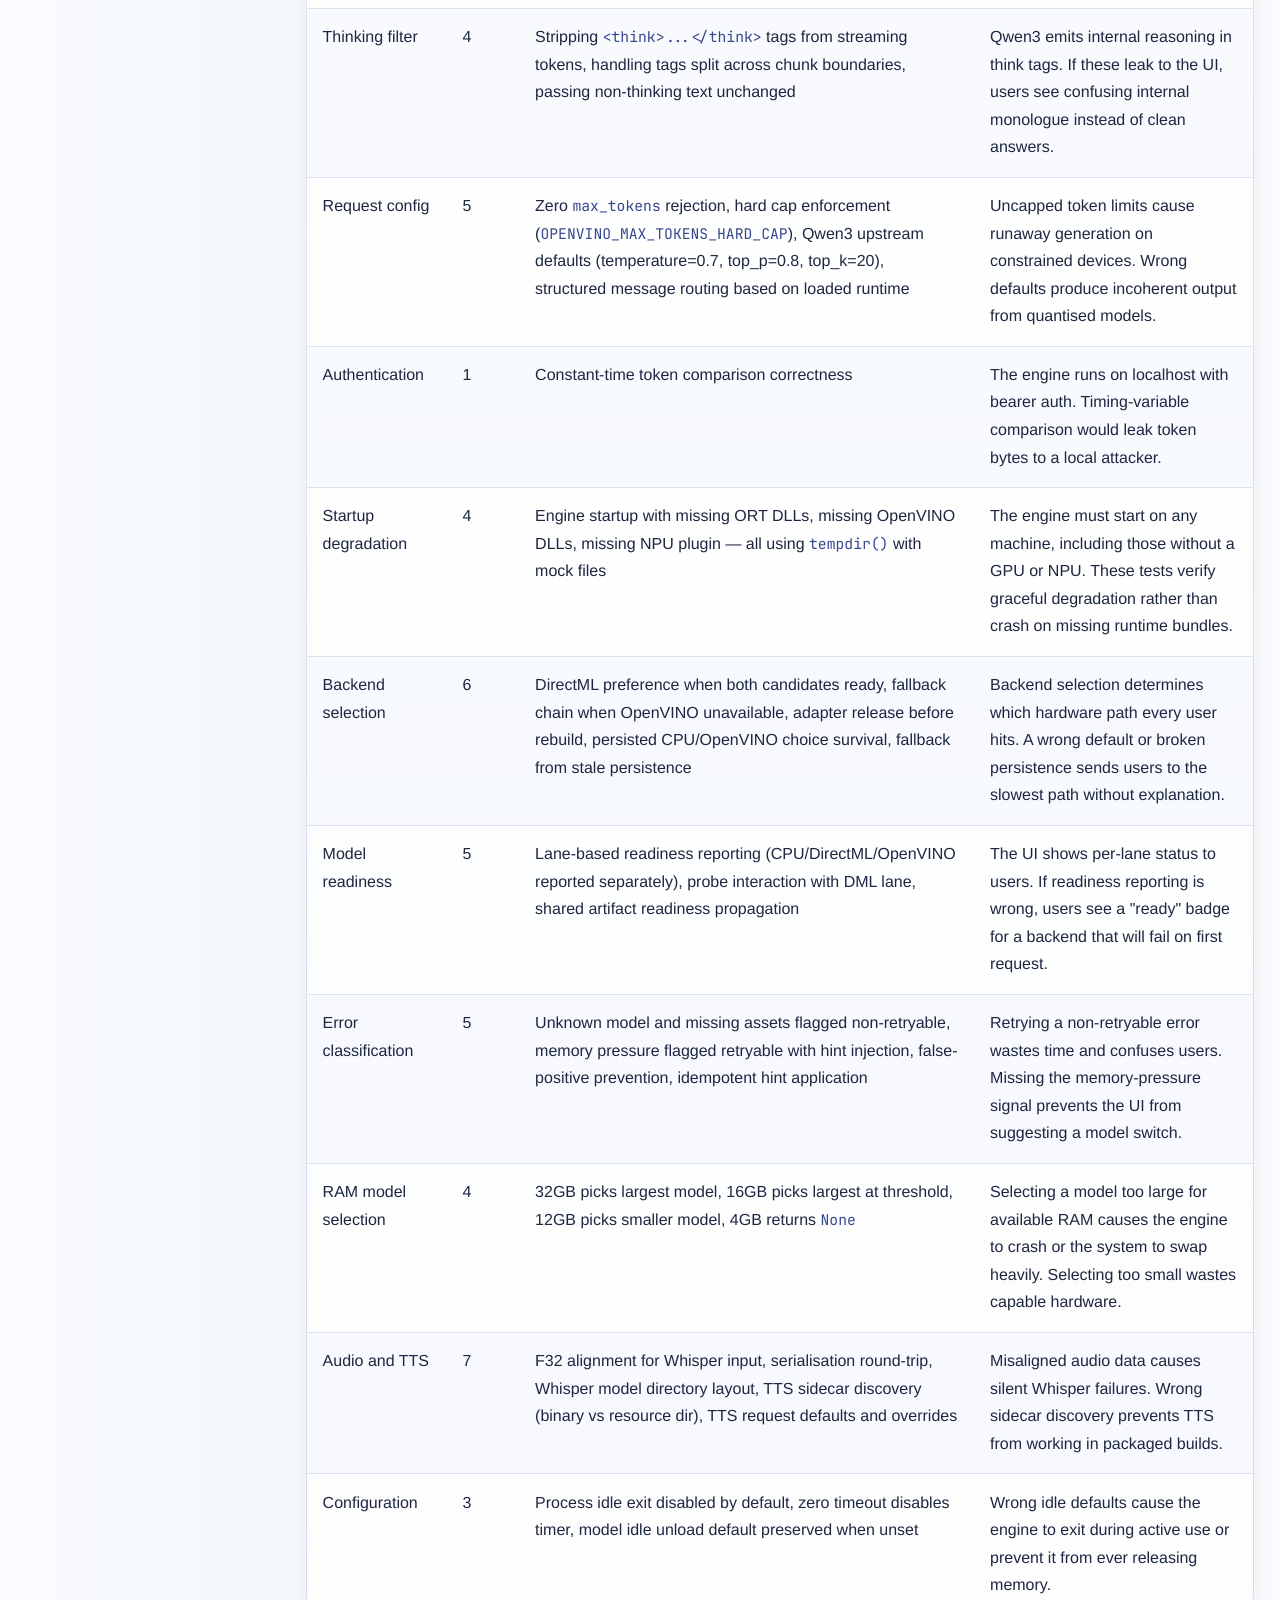
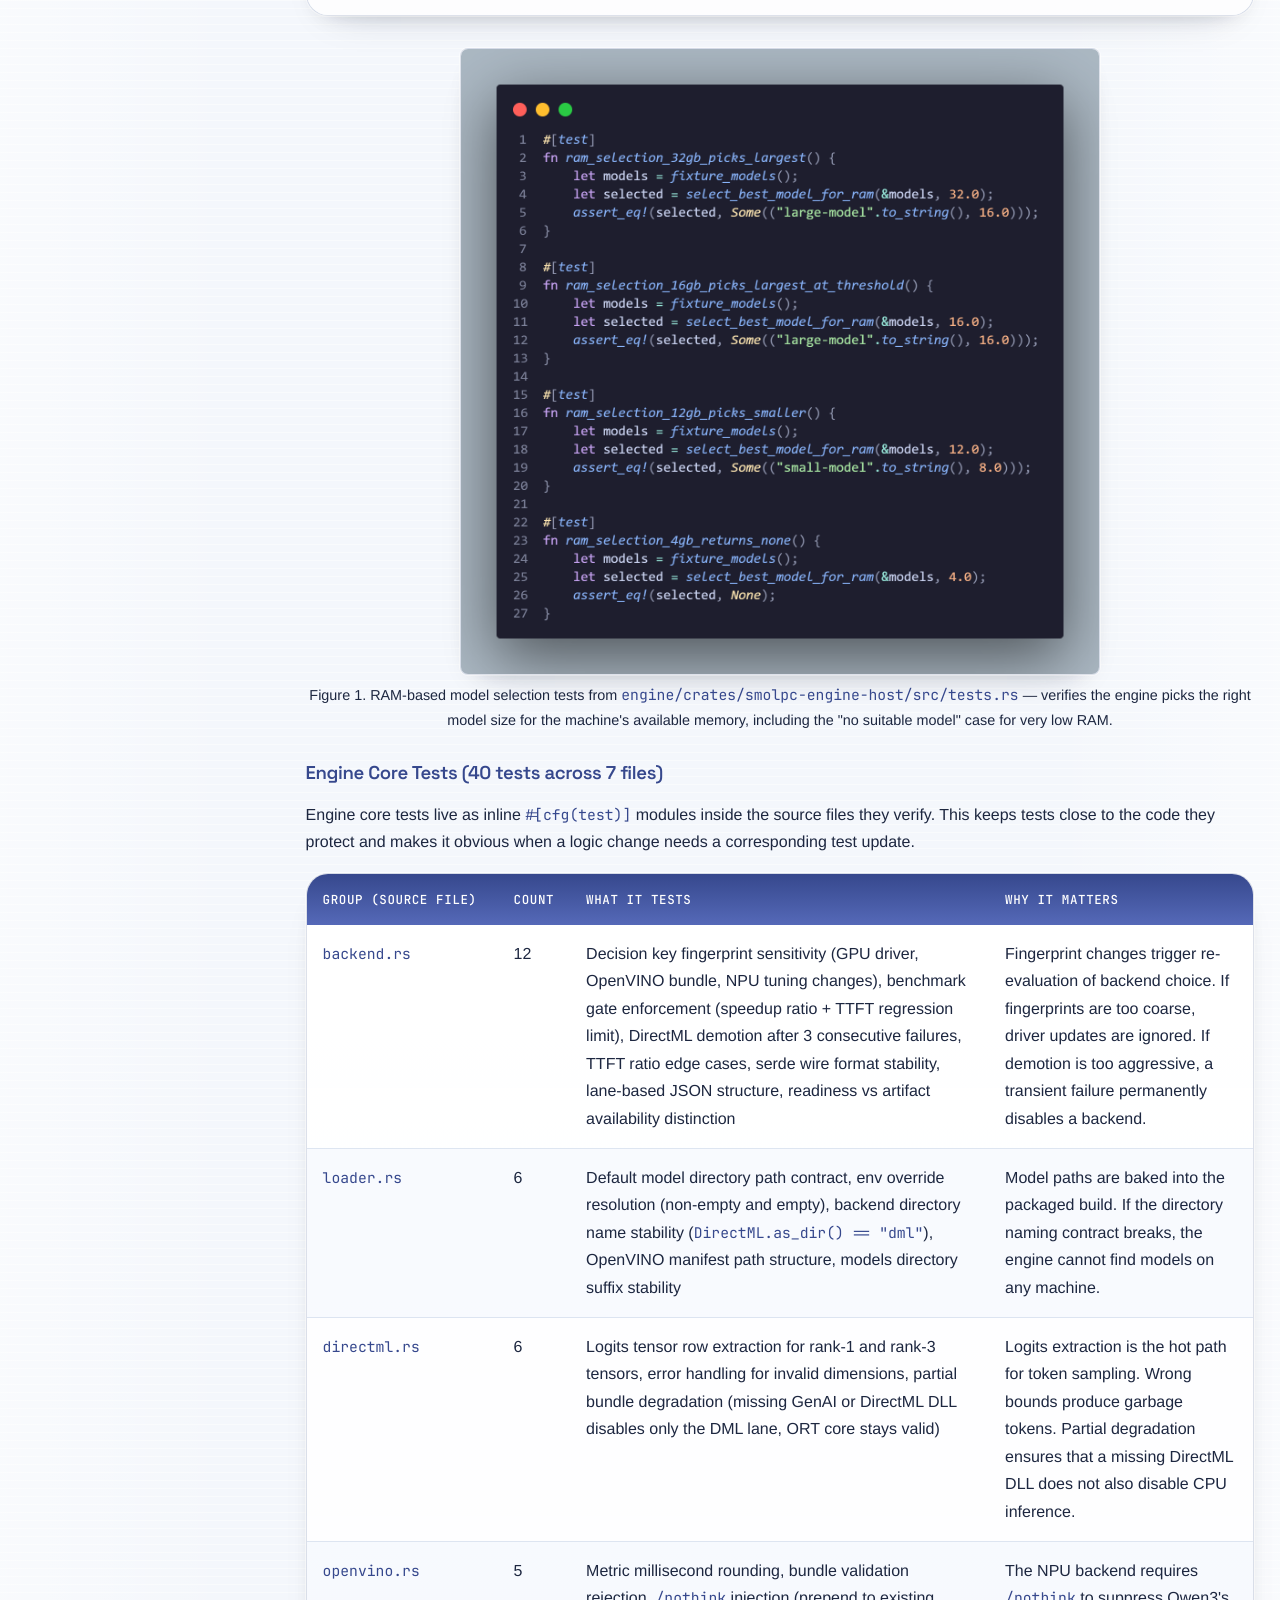
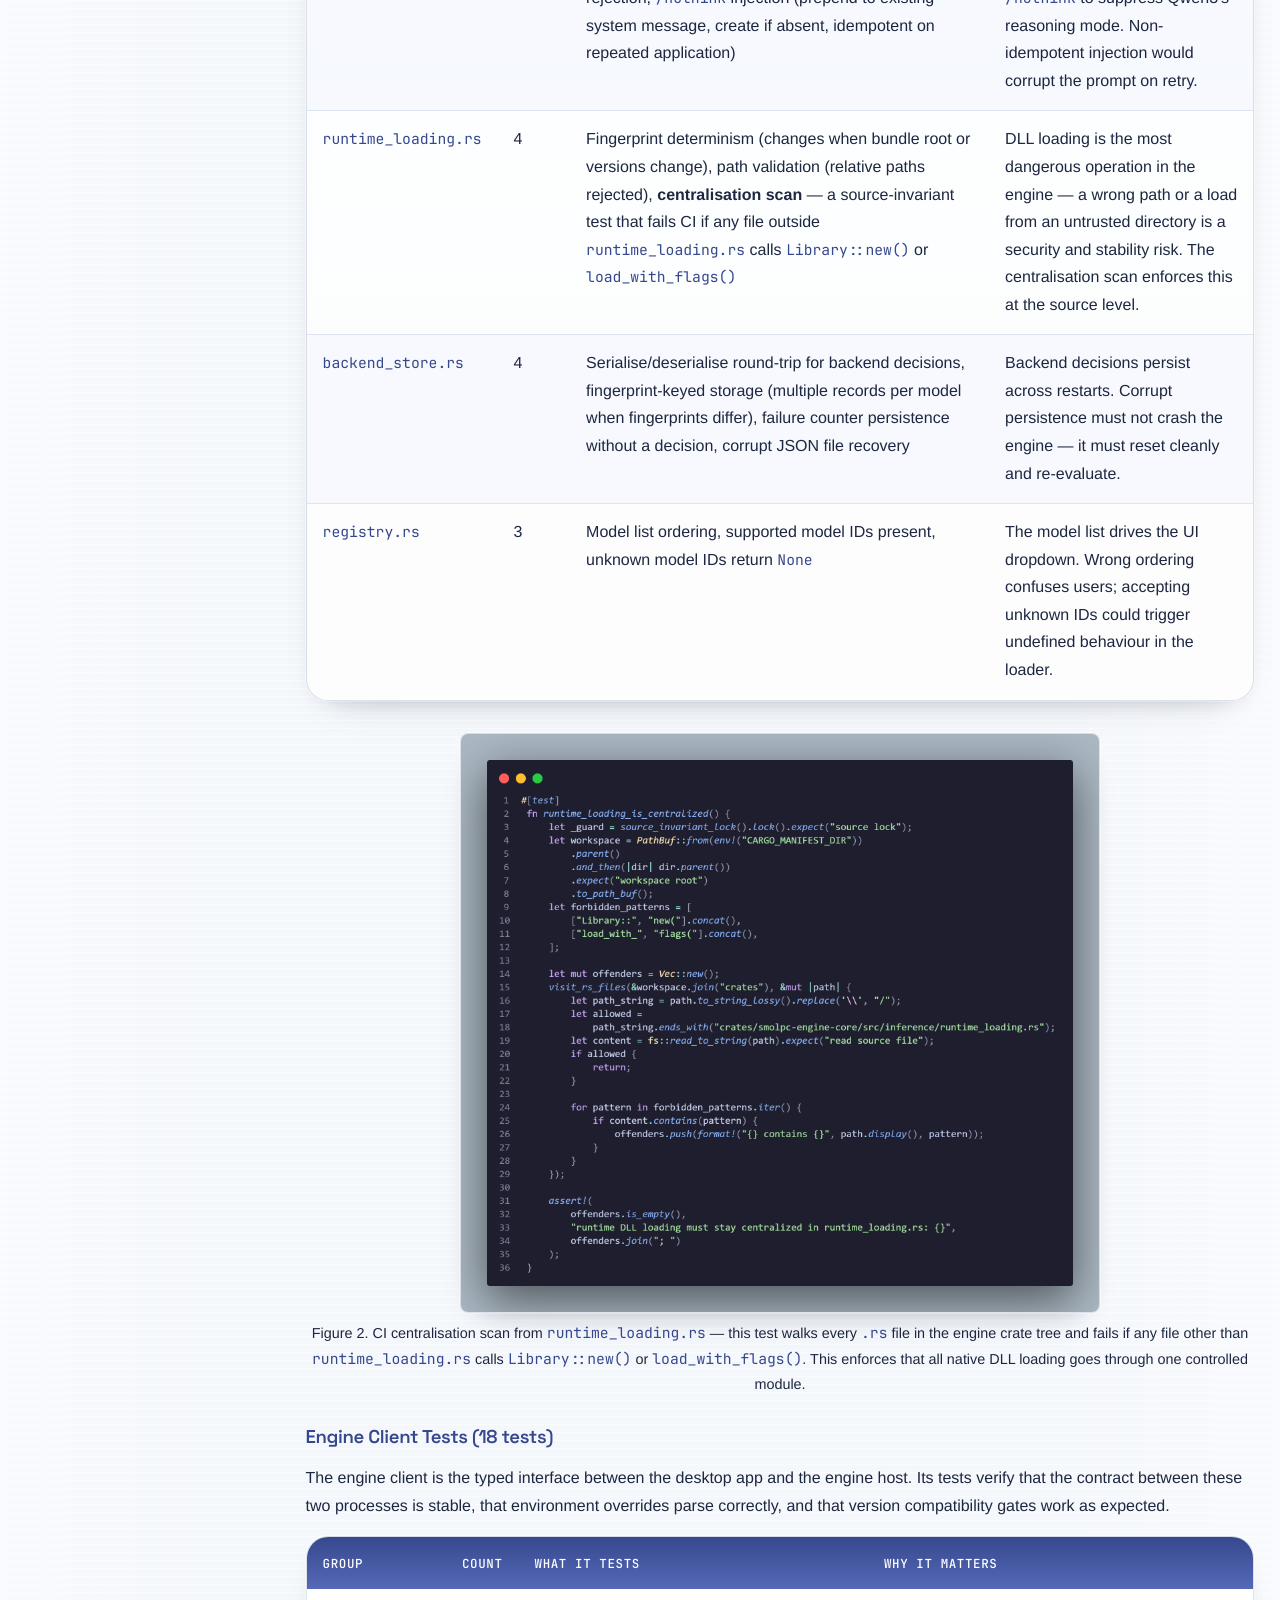
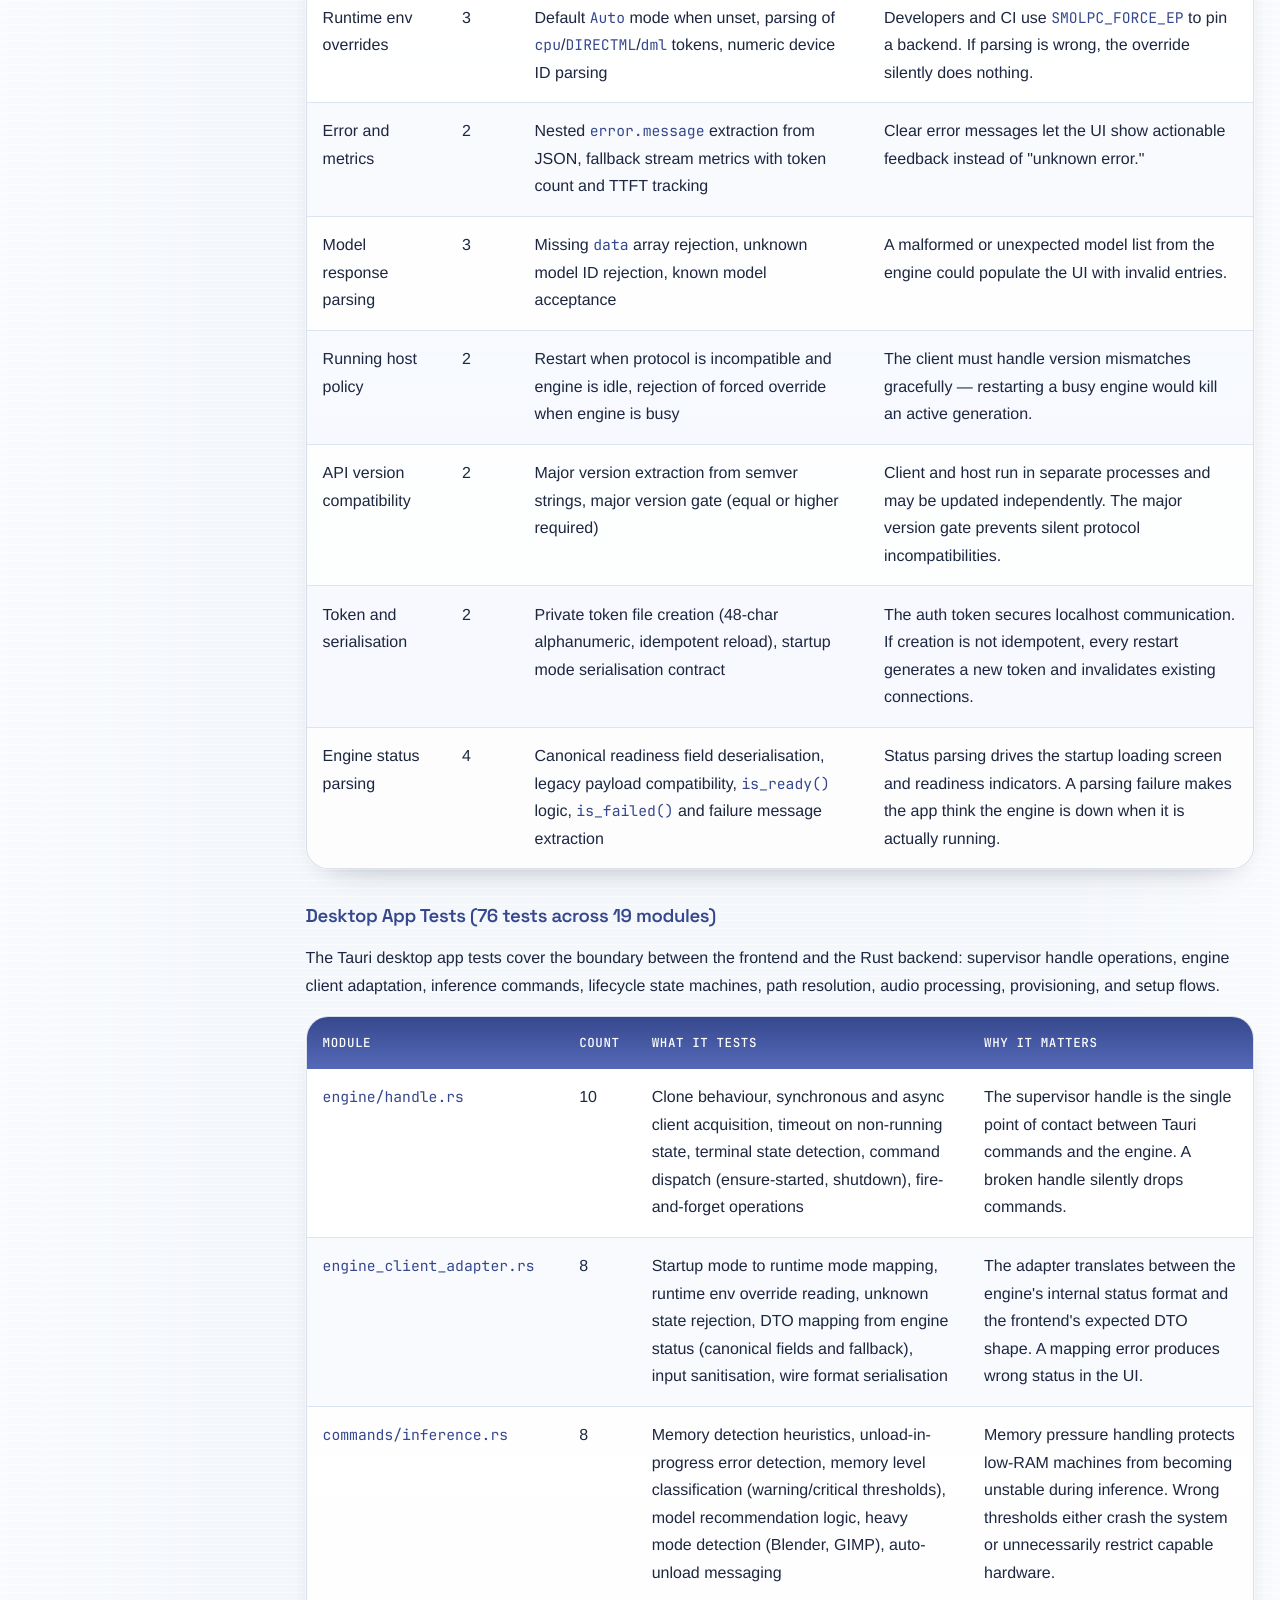
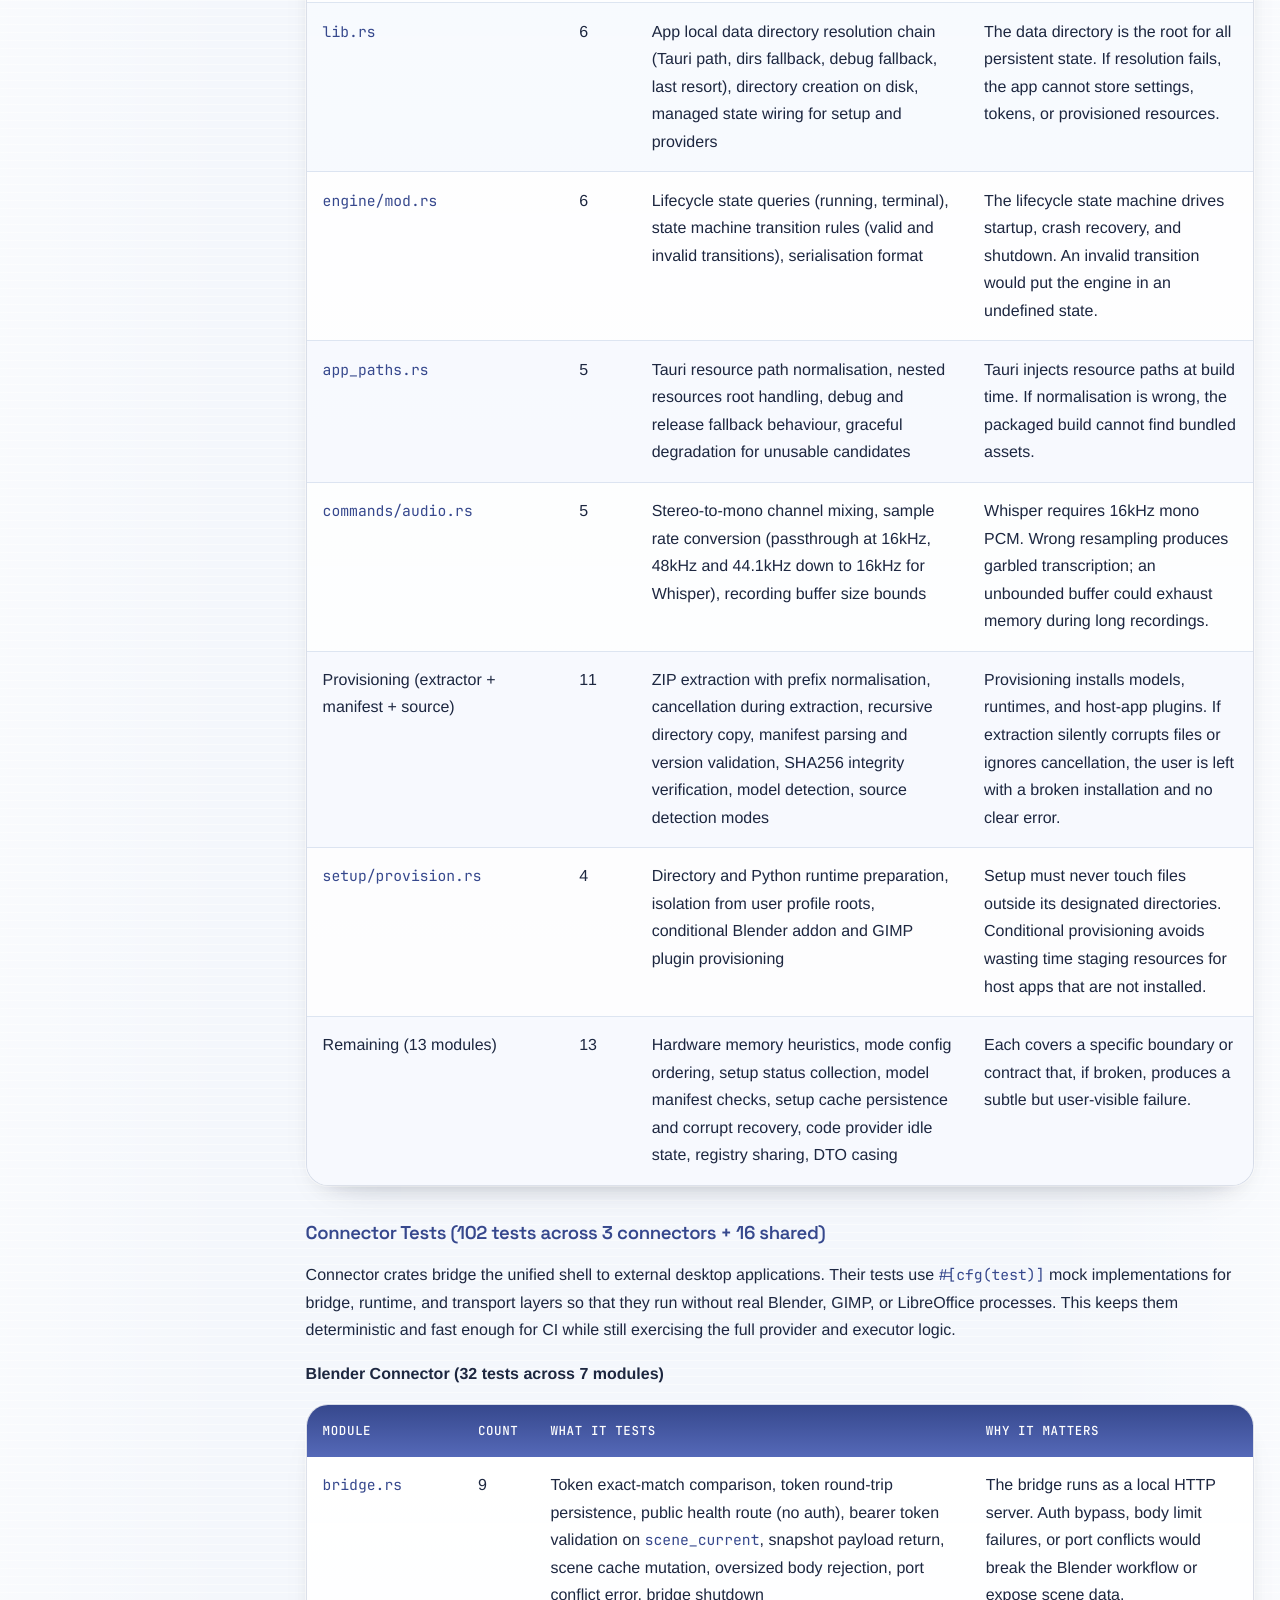
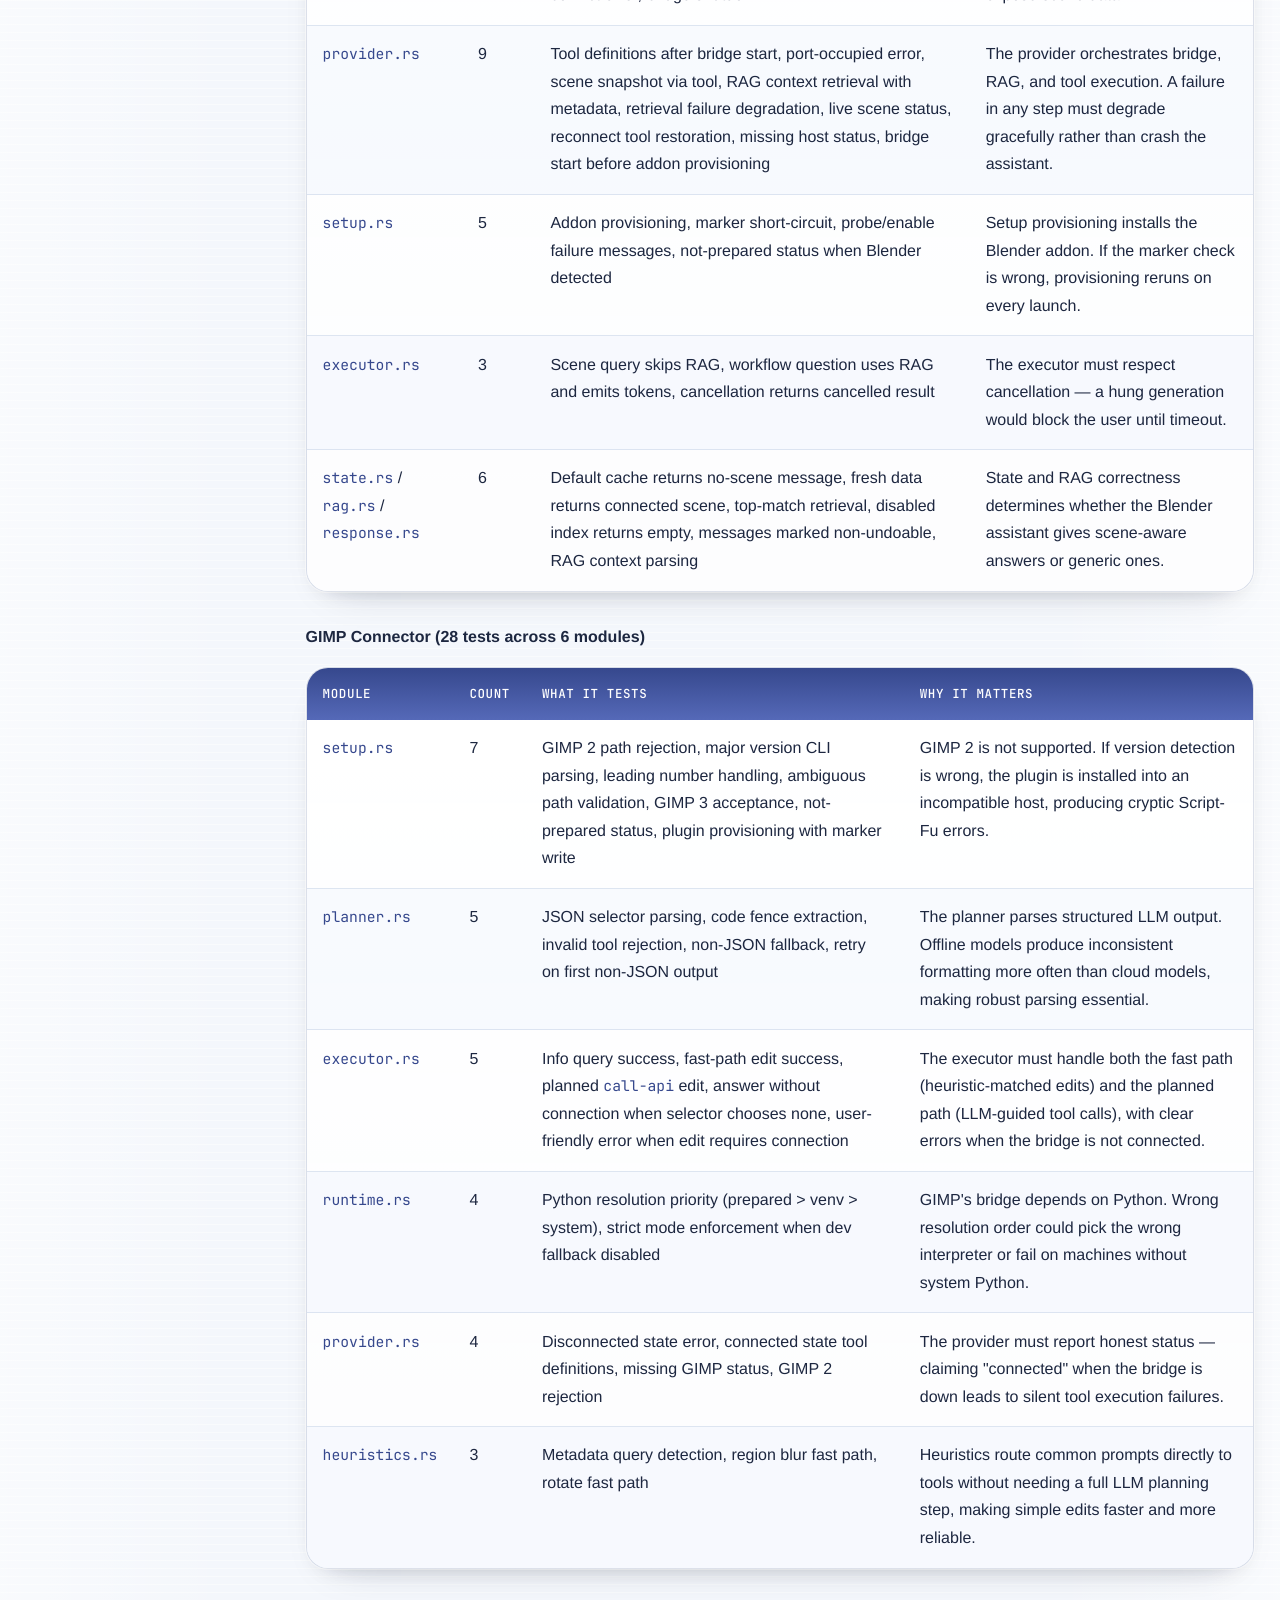
<file: testing.html>
<!DOCTYPE html>
<html>
<head>
  <meta name="viewport" content="width=device-width, initial-scale=1">
  <title>Testing</title>
  <link rel="stylesheet" href="css/style.css">
  <script src="js/site.js" defer></script>
  <script>if(localStorage.getItem('theme')==='dark')document.documentElement.setAttribute('data-theme','dark')</script>
</head>
<body>
  <nav>
    <a href="index.html" class="nav-logo"> <img src="assets/images/smolpc.png" alt="SmolPC 2.0"> </a>
    <div class="nav-item"><a href="index.html">Home</a><div class="nav-dropdown"><a href="index.html#abstract">Abstract</a><a href="index.html#video">Video</a><a href="index.html#team">Team Members</a><a href="index.html#gantt">Project Timeline</a></div></div>
    <div class="nav-item"><a href="requirements.html">Requirements</a><div class="nav-dropdown"><a href="requirements.html#partner">Partner Introduction</a><a href="requirements.html#background">Background</a><a href="requirements.html#goals">Project Goals</a><a href="requirements.html#gathering">Requirements Gathering</a><a href="requirements.html#personas">Personas</a><a href="requirements.html#use-case-diagram">Use Case Diagram</a><a href="requirements.html#moscow">MoSCoW List</a></div></div>
    <div class="nav-item"><a href="research.html">Research</a><div class="nav-dropdown"><a href="research.html#requirements-discovery">Requirements Discovery</a><a href="research.html#related-projects">Related Projects</a><a href="research.html#technology-review">Technology Review</a><a href="research.html#summary">Summary</a><a href="research.html#consent-forms">Consent Forms</a></div></div>
    <div class="nav-item"><a href="ui.html">UI Design</a><div class="nav-dropdown"><a href="ui.html#design-principles">Design Principles</a><a href="ui.html#overall-layout">Overall Layout</a><a href="ui.html#codehelper">CodeHelper</a><a href="ui.html#libreoffice">LibreOffice</a><a href="ui.html#gimp">GIMP</a><a href="ui.html#blender">Blender</a><a href="ui.html#artefacts">Artefacts</a></div></div>
    <div class="nav-item"><a href="system.html">System Design</a><div class="nav-dropdown"><a href="system.html#architecture">Architecture</a><a href="system.html#sequence-diagrams">Sequence Diagrams</a><a href="system.html#data-storage">Data Storage</a><a href="system.html#design-patterns">Design Patterns</a><a href="system.html#packages-apis">Packages &amp; APIs</a></div></div>
    <div class="nav-item"><a href="engine.html">Engine</a><div class="nav-dropdown"><a href="engine.html#overview">Overview</a><a href="engine.html#crate-architecture">Crate Architecture</a><a href="engine.html#hardware-detection">Hardware &amp; Backend Selection</a><a href="engine.html#inference-backends">Inference Backends</a><a href="engine.html#lifecycle">Engine Lifecycle</a><a href="engine.html#api">API Surface</a><a href="engine.html#voice-audio">Voice &amp; Audio</a><a href="engine.html#challenges">Challenges &amp; Decisions</a></div></div>
    <div class="nav-item"><a href="implementation.html">Implementation</a><div class="nav-dropdown"><a href="implementation.html#overview">Overview</a><a href="implementation.html#shared-infrastructure">Shared Infrastructure</a><a href="implementation.html#unified-shell">Unified Shell</a><a href="implementation.html#codehelper">CodeHelper</a><a href="implementation.html#gimp">GIMP</a><a href="implementation.html#blender">Blender</a><a href="implementation.html#libreoffice">LibreOffice</a></div></div>
    <div class="nav-item"><a href="testing.html">Testing</a><div class="nav-dropdown"><a href="testing.html#strategy">Strategy</a><a href="testing.html#unit-testing">Unit Testing</a><a href="testing.html#integration-testing">Integration Testing</a><a href="testing.html#prompt-testing">Prompt Testing</a><a href="testing.html#compatibility-testing">Compatibility</a><a href="testing.html#performance-testing">Performance</a><a href="testing.html#uat">User Acceptance</a></div></div>
    <div class="nav-item"><a href="evaluation.html">Evaluation</a><div class="nav-dropdown"><a href="evaluation.html#achievements">Achievements</a><a href="evaluation.html#bugs">Known Bugs</a><a href="evaluation.html#critical-evaluation">Critical Evaluation</a><a href="evaluation.html#contributions">Contributions</a><a href="evaluation.html#future-work">Future Work</a></div></div>
    <div class="nav-item"><a href="appendices.html">Appendices</a><div class="nav-dropdown"><a href="appendices.html#user-manual">User Manual</a><a href="appendices.html#deployment-manual">Deployment Manual</a><a href="appendices.html#gdpr">GDPR</a><a href="appendices.html#license">License</a><a href="appendices.html#blog">Blog</a><a href="appendices.html#monthly-videos">Monthly Videos</a></div></div>
    <button class="theme-toggle" aria-label="Toggle dark mode" title="Toggle dark mode"><svg class="icon-sun" width="18" height="18" viewBox="0 0 24 24" fill="none" stroke="currentColor" stroke-width="2" stroke-linecap="round" stroke-linejoin="round"><circle cx="12" cy="12" r="5"/><line x1="12" y1="1" x2="12" y2="3"/><line x1="12" y1="21" x2="12" y2="23"/><line x1="4.22" y1="4.22" x2="5.64" y2="5.64"/><line x1="18.36" y1="18.36" x2="19.78" y2="19.78"/><line x1="1" y1="12" x2="3" y2="12"/><line x1="21" y1="12" x2="23" y2="12"/><line x1="4.22" y1="19.78" x2="5.64" y2="18.36"/><line x1="18.36" y1="5.64" x2="19.78" y2="4.22"/></svg><svg class="icon-moon" width="18" height="18" viewBox="0 0 24 24" fill="none" stroke="currentColor" stroke-width="2" stroke-linecap="round" stroke-linejoin="round"><path d="M21 12.79A9 9 0 1 1 11.21 3 7 7 0 0 0 21 12.79z"/></svg></button>
  </nav>

    <main>

    <h1>Testing</h1>

    <!-- ═══════════════════════════════════════════════════════════════
         SECTION 1: TESTING STRATEGY
         ═══════════════════════════════════════════════════════════════ -->
    <section id="strategy">
      <h2>Testing Strategy</h2>

      <h3>Why We Tested This Way</h3>
      <p>
        SmolPC 2.0 spans a shared Rust inference engine, a Tauri desktop shell, a Svelte frontend,
        and host-application bridges for GIMP, Blender, Writer, and Slides. A regression in any
        layer &mdash; a renamed JSON field, a broken backend selection path, a misconfigured DLL
        search order &mdash; can silently break the entire platform even when the UI still appears
        to load. Automated testing was therefore not optional: it was the primary mechanism for
        catching these cross-boundary failures before they reached users.
      </p>

      <h3>Two-Tier Strategy</h3>
      <div class="card">
        <h3>Tier 1: Unit Tests &mdash; Logic Without Hardware</h3>
        <p>
          Unit tests validate logic that does not require a real GPU, NPU, or host application.
          ChatML rendering, config parsing, backend selection state machines, thinking filters,
          error classification, type serialisation contracts, path validation, and connector
          heuristics are all testable without hardware. These tests run in CI on every push to
          <code>main</code> and on all pull requests, providing immediate feedback on regressions.
        </p>
      </div>
      <div class="card">
        <h3>Tier 2: Live Tests &mdash; Hardware Paths</h3>
        <p>
          Live tests validate the hardware-dependent paths: generation quality on a specific backend,
          streaming behaviour, model loading on real NPU or GPU hardware, and host-application
          bridge behaviour with real GIMP, Blender, or LibreOffice processes. These run manually on
          physical machines because there is no way to simulate a real NPU or discrete GPU in CI.
          After changing generation config, backend selection, or model loading, the protocol is:
          start the engine with <code>SMOLPC_FORCE_EP=&lt;backend&gt;</code>, send a streaming
          chat completion via <code>curl</code>, and verify output quality &mdash; not just
          &quot;no crash.&quot;
        </p>
      </div>

      <h3>Scale: ~302 Test Functions</h3>
      <p>
        The test suite covers the full stack from low-level tensor extraction to high-level
        provisioning workflows. The following table summarises the distribution across all
        components.
      </p>
      <table>
        <thead>
          <tr>
            <th>Component</th>
            <th>Source Location</th>
            <th>Test Count</th>
          </tr>
        </thead>
        <tbody>
          <tr><td>Engine host</td><td><code>engine/crates/smolpc-engine-host/src/tests.rs</code></td><td>49</td></tr>
          <tr><td>Engine core</td><td>7 inline <code>#[cfg(test)]</code> modules</td><td>40</td></tr>
          <tr><td>Engine client</td><td><code>engine/crates/smolpc-engine-client/src/lib.rs</code></td><td>18</td></tr>
          <tr><td>Desktop app</td><td><code>app/src-tauri/src/</code> (19 modules)</td><td>76</td></tr>
          <tr><td>Blender connector</td><td><code>connectors/blender/</code> (7 modules)</td><td>32</td></tr>
          <tr><td>GIMP connector</td><td><code>connectors/gimp/</code> (6 modules)</td><td>28</td></tr>
          <tr><td>LibreOffice connector</td><td><code>connectors/libreoffice/</code> (5 modules)</td><td>26</td></tr>
          <tr><td>Connector-common</td><td><code>crates/smolpc-connector-common/</code> (5 modules)</td><td>16</td></tr>
          <tr><td>Security</td><td><code>app/src-tauri/src/security/tests.rs</code></td><td>7</td></tr>
          <tr><td>Type contracts</td><td><code>crates/smolpc-assistant-types/tests/contracts.rs</code></td><td>5</td></tr>
          <tr><td>Benchmark stats</td><td><code>engine/crates/smolpc-benchmark/src/stats.rs</code></td><td>5</td></tr>
          <tr><td><strong>Total</strong></td><td></td><td><strong>~302</strong></td></tr>
        </tbody>
      </table>

      <h3>Tools and Commands</h3>
      <div class="card">
        <h3>Automated Toolchain</h3>
        <p>
          The project uses five complementary automated verification tools, each targeting a
          different failure class:
        </p>
        <table>
          <thead>
            <tr>
              <th>Tool</th>
              <th>Command</th>
              <th>What It Catches</th>
            </tr>
          </thead>
          <tbody>
            <tr><td><code>cargo test</code></td><td><code>cargo test --workspace</code></td><td>Logic regressions in all Rust crates (engine, desktop app, connectors)</td></tr>
            <tr><td><code>npm run check</code></td><td>TypeScript + Svelte type checking</td><td>Type errors in the frontend shell before they reach the browser</td></tr>
            <tr><td><code>npm run boundary:check</code></td><td>Runs <code>check-boundaries.ps1</code></td><td>Architectural violations: legacy module resurrection, broken process isolation</td></tr>
            <tr><td><code>cargo audit</code></td><td>Dependency vulnerability scan</td><td>Known CVEs in Rust dependency tree</td></tr>
            <tr><td>Manual testing</td><td>Tauri dev + packaged builds</td><td>End-to-end workflows with real host applications, hardware-specific paths</td></tr>
          </tbody>
        </table>
      </div>

      <pre><code># Engine and connector tests
cargo test -p smolpc-engine-core -p smolpc-engine-client -p smolpc-engine-host
cargo test -p smolpc-connector-common -p smolpc-connector-blender
cargo test -p smolpc-connector-gimp -p smolpc-connector-libreoffice

# Desktop app tests
cargo test -p smolpc-desktop

# Frontend checks
npm run check
npm run boundary:check

# Security audit
cargo audit</code></pre>

      <h3>Test Isolation Patterns</h3>
      <p>
        Rust&apos;s <code>cargo test</code> runs tests in parallel by default, and environment
        variables are process-global. Without isolation, env-mutating tests would produce
        non-deterministic failures. The project uses four isolation patterns to prevent this:
      </p>
      <div class="card">
        <h3>RAII Environment Guards</h3>
        <p>
          <code>EnvVarGuard</code> (engine host) and <code>RuntimeEnvGuard</code> (engine client)
          are RAII structs that save the current value of an environment variable on construction
          and restore it on <code>Drop</code> &mdash; even if the test panics. This prevents a
          failing test from leaking <code>SMOLPC_FORCE_EP</code> or
          <code>SMOLPC_DML_DEVICE_ID</code> into subsequent tests.
        </p>
      </div>
      <div class="card">
        <h3>Global Mutex Serialisation</h3>
        <p>
          A global <code>OnceLock&lt;Mutex&lt;()&gt;&gt;</code> guard serialises all tests that
          mutate environment variables. Both the engine host and engine client test modules use
          <code>env_lock()</code> to acquire this mutex before modifying any <code>SMOLPC_*</code>
          variables, ensuring deterministic results despite parallel execution.
        </p>
      </div>
      <div class="card">
        <h3>Filesystem Isolation via <code>tempdir()</code></h3>
        <p>
          The <code>tempfile</code> crate&apos;s <code>tempdir()</code> creates a unique temporary
          directory per test, used extensively in runtime loading, backend store persistence,
          connector setup, provisioning, and ZIP extraction tests. The directory is automatically
          deleted when the <code>TempDir</code> guard drops.
        </p>
      </div>
      <div class="card">
        <h3>Mock Implementations via <code>#[cfg(test)]</code></h3>
        <p>
          Connector crates use conditional compilation to substitute mock implementations for
          bridge, runtime, and transport layers during testing. This allows provider and executor
          tests to run without real Blender, GIMP, or LibreOffice processes, keeping them
          deterministic and fast enough for CI.
        </p>
      </div>

      <h3 id="ci-pipeline">CI Pipeline: 7 Jobs on Every Push and PR</h3>
      <p>
        Every push to <code>main</code> and every pull request triggers seven CI jobs on
        <code>windows-latest</code> runners. This provides fast feedback on regressions across the
        frontend, the engine, the desktop app, architectural boundaries, code style, and
        dependency security. The pipeline is defined in
        <code>.github/workflows/ci.yml</code>.
      </p>
      <table>
        <thead>
          <tr>
            <th>Job</th>
            <th>What It Does</th>
            <th>Why It Matters</th>
          </tr>
        </thead>
        <tbody>
          <tr>
            <td>1. Frontend Quality</td>
            <td>TypeScript + Svelte type checking (<code>npm run check</code>), NPM vulnerability audit (high+ severity)</td>
            <td>Catches type errors and known frontend vulnerabilities before merge</td>
          </tr>
          <tr>
            <td>2. Boundary Enforcement</td>
            <td>Runs <code>check-boundaries.ps1</code> with 8 architectural rules</td>
            <td>Prevents resurrection of legacy modules, broken process isolation, and Ollama remnants</td>
          </tr>
          <tr>
            <td>3. Engine Tests (MSRV)</td>
            <td>Tests 7 crates on Rust 1.88.0 (minimum supported version)</td>
            <td>Ensures the engine builds and passes on the oldest supported compiler</td>
          </tr>
          <tr>
            <td>4. Engine Tests (stable)</td>
            <td>Same 7 crates on latest stable Rust</td>
            <td>Catches regressions introduced by newer compiler versions</td>
          </tr>
          <tr>
            <td>5. Tauri Build Check</td>
            <td><code>cargo check -p smolpc-desktop</code></td>
            <td>Verifies the desktop app compiles (does not produce a binary &mdash; that requires runtime DLLs)</td>
          </tr>
          <tr>
            <td>6. Incremental Style Gates</td>
            <td>Prettier, ESLint, and <code>rustfmt</code> on changed files only</td>
            <td>Enforces formatting and lint rules without slowing CI on the entire codebase</td>
          </tr>
          <tr>
            <td>7. Rust Security Audit</td>
            <td><code>cargo audit</code> for known CVEs in Rust dependencies</td>
            <td>Flags vulnerable crates before they ship in a packaged build</td>
          </tr>
        </tbody>
      </table>

      <h3>Boundary Enforcement: 8 Rules</h3>
      <p>
        The boundary enforcement script enforces eight rules that prevent architectural regression.
        Five are file-absence rules (certain legacy paths must not exist); three are content rules
        (certain patterns must not appear in specific files). These rules exist because SmolPC
        migrated from an Ollama-backed architecture to a self-contained engine, and the
        engine-host boundary is the most safety-critical: if the desktop app imports
        <code>smolpc-engine-host</code> directly instead of going through
        <code>smolpc-engine-client</code> over HTTP, it defeats process isolation and means a
        C FFI crash in the engine takes down the entire UI.
      </p>
      <table>
        <thead>
          <tr>
            <th>Rule Type</th>
            <th>Target</th>
            <th>What It Prevents</th>
          </tr>
        </thead>
        <tbody>
          <tr>
            <td>File absent</td>
            <td><code>app/src-tauri/src/inference</code></td>
            <td>Legacy app-owned inference module &mdash; engine owns all inference</td>
          </tr>
          <tr>
            <td>File absent</td>
            <td><code>app/src-tauri/src/models</code></td>
            <td>Legacy app-owned model module &mdash; engine owns model management</td>
          </tr>
          <tr>
            <td>File absent</td>
            <td><code>app/src-tauri/src/commands/ollama.rs</code></td>
            <td>Legacy Ollama integration &mdash; fully removed</td>
          </tr>
          <tr>
            <td>File absent</td>
            <td><code>app/src/lib/stores/ollama.svelte.ts</code></td>
            <td>Legacy Ollama frontend store &mdash; fully removed</td>
          </tr>
          <tr>
            <td>File absent</td>
            <td><code>app/src/lib/types/ollama.ts</code></td>
            <td>Legacy Ollama frontend types &mdash; fully removed</td>
          </tr>
          <tr>
            <td>Content rule</td>
            <td><code>commands/mod.rs</code> must not contain <code>\bollama\b</code></td>
            <td>No Ollama references in command routing</td>
          </tr>
          <tr>
            <td>Content rule</td>
            <td><code>Cargo.toml</code> must not contain <code>smolpc-engine-host</code></td>
            <td>Desktop app must depend on engine via <code>engine-client</code> only</td>
          </tr>
          <tr>
            <td>Content rule</td>
            <td><code>src/**/*.rs</code> must not contain <code>use smolpc_engine_host</code></td>
            <td>No direct imports of engine-host in the app &mdash; defeats process isolation</td>
          </tr>
        </tbody>
      </table>
    </section>


    <!-- ═══════════════════════════════════════════════════════════════
         SECTION 2: UNIT TESTING
         ═══════════════════════════════════════════════════════════════ -->
    <section id="unit-testing">
      <h2>Unit Testing</h2>
      <p>
        Unit tests lock down the most failure-prone logic across every component. SmolPC is
        particularly vulnerable to subtle regressions at internal boundaries: a renamed JSON field
        breaks the Svelte frontend silently, a changed default in backend selection sends every
        user to the wrong inference path, and a broken DLL search order prevents startup on
        machines without a GPU. The unit test suite covers all of these failure modes automatically
        and runs on every CI push.
      </p>

      <!-- ── Engine Host Tests ─────────────────────────────────── -->
      <h3>Engine Host Tests (49 tests)</h3>
      <p>
        The largest single test file, covering the engine&apos;s core server-side logic. These tests
        verify that the engine starts, selects backends, parses requests, classifies errors, and
        handles audio correctly &mdash; all without requiring real hardware.
      </p>
      <table>
        <thead>
          <tr>
            <th>Group</th>
            <th>Count</th>
            <th>What It Tests</th>
            <th>Why It Matters</th>
          </tr>
        </thead>
        <tbody>
          <tr>
            <td>ChatML parsing</td>
            <td>5</td>
            <td>Tag formatting with <code>&lt;|im_start|&gt;</code>/<code>&lt;|im_end|&gt;</code>, preformatted pass-through, <code>/nothink</code> injection and suppression for Qwen3</td>
            <td>Malformed ChatML produces garbage output from the model. Pre-formatted pass-through prevents double-encoding. The <code>/nothink</code> directive controls Qwen3&apos;s reasoning mode on NPU.</td>
          </tr>
          <tr>
            <td>Thinking filter</td>
            <td>4</td>
            <td>Stripping <code>&lt;think&gt;...&lt;/think&gt;</code> tags from streaming tokens, handling tags split across chunk boundaries, passing non-thinking text unchanged</td>
            <td>Qwen3 emits internal reasoning in think tags. If these leak to the UI, users see confusing internal monologue instead of clean answers.</td>
          </tr>
          <tr>
            <td>Request config</td>
            <td>5</td>
            <td>Zero <code>max_tokens</code> rejection, hard cap enforcement (<code>OPENVINO_MAX_TOKENS_HARD_CAP</code>), Qwen3 upstream defaults (temperature=0.7, top_p=0.8, top_k=20), structured message routing based on loaded runtime</td>
            <td>Uncapped token limits cause runaway generation on constrained devices. Wrong defaults produce incoherent output from quantised models.</td>
          </tr>
          <tr>
            <td>Authentication</td>
            <td>1</td>
            <td>Constant-time token comparison correctness</td>
            <td>The engine runs on localhost with bearer auth. Timing-variable comparison would leak token bytes to a local attacker.</td>
          </tr>
          <tr>
            <td>Startup degradation</td>
            <td>4</td>
            <td>Engine startup with missing ORT DLLs, missing OpenVINO DLLs, missing NPU plugin &mdash; all using <code>tempdir()</code> with mock files</td>
            <td>The engine must start on any machine, including those without a GPU or NPU. These tests verify graceful degradation rather than crash on missing runtime bundles.</td>
          </tr>
          <tr>
            <td>Backend selection</td>
            <td>6</td>
            <td>DirectML preference when both candidates ready, fallback chain when OpenVINO unavailable, adapter release before rebuild, persisted CPU/OpenVINO choice survival, fallback from stale persistence</td>
            <td>Backend selection determines which hardware path every user hits. A wrong default or broken persistence sends users to the slowest path without explanation.</td>
          </tr>
          <tr>
            <td>Model readiness</td>
            <td>5</td>
            <td>Lane-based readiness reporting (CPU/DirectML/OpenVINO reported separately), probe interaction with DML lane, shared artifact readiness propagation</td>
            <td>The UI shows per-lane status to users. If readiness reporting is wrong, users see a &quot;ready&quot; badge for a backend that will fail on first request.</td>
          </tr>
          <tr>
            <td>Error classification</td>
            <td>5</td>
            <td>Unknown model and missing assets flagged non-retryable, memory pressure flagged retryable with hint injection, false-positive prevention, idempotent hint application</td>
            <td>Retrying a non-retryable error wastes time and confuses users. Missing the memory-pressure signal prevents the UI from suggesting a model switch.</td>
          </tr>
          <tr>
            <td>RAM model selection</td>
            <td>4</td>
            <td>32GB picks largest model, 16GB picks largest at threshold, 12GB picks smaller model, 4GB returns <code>None</code></td>
            <td>Selecting a model too large for available RAM causes the engine to crash or the system to swap heavily. Selecting too small wastes capable hardware.</td>
          </tr>
          <tr>
            <td>Audio and TTS</td>
            <td>7</td>
            <td>F32 alignment for Whisper input, serialisation round-trip, Whisper model directory layout, TTS sidecar discovery (binary vs resource dir), TTS request defaults and overrides</td>
            <td>Misaligned audio data causes silent Whisper failures. Wrong sidecar discovery prevents TTS from working in packaged builds.</td>
          </tr>
          <tr>
            <td>Configuration</td>
            <td>3</td>
            <td>Process idle exit disabled by default, zero timeout disables timer, model idle unload default preserved when unset</td>
            <td>Wrong idle defaults cause the engine to exit during active use or prevent it from ever releasing memory.</td>
          </tr>
        </tbody>
      </table>

      <!-- CODESNAP: engine/crates/smolpc-engine-host/src/tests.rs:L1019-L1044 — RAM model selection tests -->
      <figure class="code-figure">
        <img src="assets/images/code/ram-model-selection-tests.png" alt="RAM-based model selection tests from engine/crates/smolpc-engine-host/src/tests.rs">
        <figcaption>Figure 1. RAM-based model selection tests from <code>engine/crates/smolpc-engine-host/src/tests.rs</code> &mdash; verifies the engine picks the right model size for the machine&apos;s available memory, including the &quot;no suitable model&quot; case for very low RAM.</figcaption>
      </figure>

      <!-- ── Engine Core Tests ─────────────────────────────────── -->
      <h3>Engine Core Tests (40 tests across 7 files)</h3>
      <p>
        Engine core tests live as inline <code>#[cfg(test)]</code> modules inside the source files
        they verify. This keeps tests close to the code they protect and makes it obvious when a
        logic change needs a corresponding test update.
      </p>
      <table>
        <thead>
          <tr>
            <th>Group (source file)</th>
            <th>Count</th>
            <th>What It Tests</th>
            <th>Why It Matters</th>
          </tr>
        </thead>
        <tbody>
          <tr>
            <td><code>backend.rs</code></td>
            <td>12</td>
            <td>Decision key fingerprint sensitivity (GPU driver, OpenVINO bundle, NPU tuning changes), benchmark gate enforcement (speedup ratio + TTFT regression limit), DirectML demotion after 3 consecutive failures, TTFT ratio edge cases, serde wire format stability, lane-based JSON structure, readiness vs artifact availability distinction</td>
            <td>Fingerprint changes trigger re-evaluation of backend choice. If fingerprints are too coarse, driver updates are ignored. If demotion is too aggressive, a transient failure permanently disables a backend.</td>
          </tr>
          <tr>
            <td><code>loader.rs</code></td>
            <td>6</td>
            <td>Default model directory path contract, env override resolution (non-empty and empty), backend directory name stability (<code>DirectML.as_dir() == "dml"</code>), OpenVINO manifest path structure, models directory suffix stability</td>
            <td>Model paths are baked into the packaged build. If the directory naming contract breaks, the engine cannot find models on any machine.</td>
          </tr>
          <tr>
            <td><code>directml.rs</code></td>
            <td>6</td>
            <td>Logits tensor row extraction for rank-1 and rank-3 tensors, error handling for invalid dimensions, partial bundle degradation (missing GenAI or DirectML DLL disables only the DML lane, ORT core stays valid)</td>
            <td>Logits extraction is the hot path for token sampling. Wrong bounds produce garbage tokens. Partial degradation ensures that a missing DirectML DLL does not also disable CPU inference.</td>
          </tr>
          <tr>
            <td><code>openvino.rs</code></td>
            <td>5</td>
            <td>Metric millisecond rounding, bundle validation rejection, <code>/nothink</code> injection (prepend to existing system message, create if absent, idempotent on repeated application)</td>
            <td>The NPU backend requires <code>/nothink</code> to suppress Qwen3&apos;s reasoning mode. Non-idempotent injection would corrupt the prompt on retry.</td>
          </tr>
          <tr>
            <td><code>runtime_loading.rs</code></td>
            <td>4</td>
            <td>Fingerprint determinism (changes when bundle root or versions change), path validation (relative paths rejected), <strong>centralisation scan</strong> &mdash; a source-invariant test that fails CI if any file outside <code>runtime_loading.rs</code> calls <code>Library::new()</code> or <code>load_with_flags()</code></td>
            <td>DLL loading is the most dangerous operation in the engine &mdash; a wrong path or a load from an untrusted directory is a security and stability risk. The centralisation scan enforces this at the source level.</td>
          </tr>
          <tr>
            <td><code>backend_store.rs</code></td>
            <td>4</td>
            <td>Serialise/deserialise round-trip for backend decisions, fingerprint-keyed storage (multiple records per model when fingerprints differ), failure counter persistence without a decision, corrupt JSON file recovery</td>
            <td>Backend decisions persist across restarts. Corrupt persistence must not crash the engine &mdash; it must reset cleanly and re-evaluate.</td>
          </tr>
          <tr>
            <td><code>registry.rs</code></td>
            <td>3</td>
            <td>Model list ordering, supported model IDs present, unknown model IDs return <code>None</code></td>
            <td>The model list drives the UI dropdown. Wrong ordering confuses users; accepting unknown IDs could trigger undefined behaviour in the loader.</td>
          </tr>
        </tbody>
      </table>

      <!-- CODESNAP: engine/crates/smolpc-engine-core/src/inference/runtime_loading.rs:L904-L939 — CI centralisation scan -->
      <figure class="code-figure">
        <img src="assets/images/code/ci-centralisation-scan.png" alt="CI centralisation scan from engine/crates/smolpc-engine-core/src/inference/runtime_loading.rs">
        <figcaption>Figure 2. CI centralisation scan from <code>runtime_loading.rs</code> &mdash; this test walks every <code>.rs</code> file in the engine crate tree and fails if any file other than <code>runtime_loading.rs</code> calls <code>Library::new()</code> or <code>load_with_flags()</code>. This enforces that all native DLL loading goes through one controlled module.</figcaption>
      </figure>

      <!-- ── Engine Client Tests ───────────────────────────────── -->
      <h3>Engine Client Tests (18 tests)</h3>
      <p>
        The engine client is the typed interface between the desktop app and the engine host. Its
        tests verify that the contract between these two processes is stable, that environment
        overrides parse correctly, and that version compatibility gates work as expected.
      </p>
      <table>
        <thead>
          <tr>
            <th>Group</th>
            <th>Count</th>
            <th>What It Tests</th>
            <th>Why It Matters</th>
          </tr>
        </thead>
        <tbody>
          <tr>
            <td>Runtime env overrides</td>
            <td>3</td>
            <td>Default <code>Auto</code> mode when unset, parsing of <code>cpu</code>/<code>DIRECTML</code>/<code>dml</code> tokens, numeric device ID parsing</td>
            <td>Developers and CI use <code>SMOLPC_FORCE_EP</code> to pin a backend. If parsing is wrong, the override silently does nothing.</td>
          </tr>
          <tr>
            <td>Error and metrics</td>
            <td>2</td>
            <td>Nested <code>error.message</code> extraction from JSON, fallback stream metrics with token count and TTFT tracking</td>
            <td>Clear error messages let the UI show actionable feedback instead of &quot;unknown error.&quot;</td>
          </tr>
          <tr>
            <td>Model response parsing</td>
            <td>3</td>
            <td>Missing <code>data</code> array rejection, unknown model ID rejection, known model acceptance</td>
            <td>A malformed or unexpected model list from the engine could populate the UI with invalid entries.</td>
          </tr>
          <tr>
            <td>Running host policy</td>
            <td>2</td>
            <td>Restart when protocol is incompatible and engine is idle, rejection of forced override when engine is busy</td>
            <td>The client must handle version mismatches gracefully &mdash; restarting a busy engine would kill an active generation.</td>
          </tr>
          <tr>
            <td>API version compatibility</td>
            <td>2</td>
            <td>Major version extraction from semver strings, major version gate (equal or higher required)</td>
            <td>Client and host run in separate processes and may be updated independently. The major version gate prevents silent protocol incompatibilities.</td>
          </tr>
          <tr>
            <td>Token and serialisation</td>
            <td>2</td>
            <td>Private token file creation (48-char alphanumeric, idempotent reload), startup mode serialisation contract</td>
            <td>The auth token secures localhost communication. If creation is not idempotent, every restart generates a new token and invalidates existing connections.</td>
          </tr>
          <tr>
            <td>Engine status parsing</td>
            <td>4</td>
            <td>Canonical readiness field deserialisation, legacy payload compatibility, <code>is_ready()</code> logic, <code>is_failed()</code> and failure message extraction</td>
            <td>Status parsing drives the startup loading screen and readiness indicators. A parsing failure makes the app think the engine is down when it is actually running.</td>
          </tr>
        </tbody>
      </table>

      <!-- ── Desktop App Tests ─────────────────────────────────── -->
      <h3>Desktop App Tests (76 tests across 19 modules)</h3>
      <p>
        The Tauri desktop app tests cover the boundary between the frontend and the Rust backend:
        supervisor handle operations, engine client adaptation, inference commands, lifecycle state
        machines, path resolution, audio processing, provisioning, and setup flows.
      </p>
      <table>
        <thead>
          <tr>
            <th>Module</th>
            <th>Count</th>
            <th>What It Tests</th>
            <th>Why It Matters</th>
          </tr>
        </thead>
        <tbody>
          <tr>
            <td><code>engine/handle.rs</code></td>
            <td>10</td>
            <td>Clone behaviour, synchronous and async client acquisition, timeout on non-running state, terminal state detection, command dispatch (ensure-started, shutdown), fire-and-forget operations</td>
            <td>The supervisor handle is the single point of contact between Tauri commands and the engine. A broken handle silently drops commands.</td>
          </tr>
          <tr>
            <td><code>engine_client_adapter.rs</code></td>
            <td>8</td>
            <td>Startup mode to runtime mode mapping, runtime env override reading, unknown state rejection, DTO mapping from engine status (canonical fields and fallback), input sanitisation, wire format serialisation</td>
            <td>The adapter translates between the engine&apos;s internal status format and the frontend&apos;s expected DTO shape. A mapping error produces wrong status in the UI.</td>
          </tr>
          <tr>
            <td><code>commands/inference.rs</code></td>
            <td>8</td>
            <td>Memory detection heuristics, unload-in-progress error detection, memory level classification (warning/critical thresholds), model recommendation logic, heavy mode detection (Blender, GIMP), auto-unload messaging</td>
            <td>Memory pressure handling protects low-RAM machines from becoming unstable during inference. Wrong thresholds either crash the system or unnecessarily restrict capable hardware.</td>
          </tr>
          <tr>
            <td><code>lib.rs</code></td>
            <td>6</td>
            <td>App local data directory resolution chain (Tauri path, dirs fallback, debug fallback, last resort), directory creation on disk, managed state wiring for setup and providers</td>
            <td>The data directory is the root for all persistent state. If resolution fails, the app cannot store settings, tokens, or provisioned resources.</td>
          </tr>
          <tr>
            <td><code>engine/mod.rs</code></td>
            <td>6</td>
            <td>Lifecycle state queries (running, terminal), state machine transition rules (valid and invalid transitions), serialisation format</td>
            <td>The lifecycle state machine drives startup, crash recovery, and shutdown. An invalid transition would put the engine in an undefined state.</td>
          </tr>
          <tr>
            <td><code>app_paths.rs</code></td>
            <td>5</td>
            <td>Tauri resource path normalisation, nested resources root handling, debug and release fallback behaviour, graceful degradation for unusable candidates</td>
            <td>Tauri injects resource paths at build time. If normalisation is wrong, the packaged build cannot find bundled assets.</td>
          </tr>
          <tr>
            <td><code>commands/audio.rs</code></td>
            <td>5</td>
            <td>Stereo-to-mono channel mixing, sample rate conversion (passthrough at 16kHz, 48kHz and 44.1kHz down to 16kHz for Whisper), recording buffer size bounds</td>
            <td>Whisper requires 16kHz mono PCM. Wrong resampling produces garbled transcription; an unbounded buffer could exhaust memory during long recordings.</td>
          </tr>
          <tr>
            <td>Provisioning (extractor + manifest + source)</td>
            <td>11</td>
            <td>ZIP extraction with prefix normalisation, cancellation during extraction, recursive directory copy, manifest parsing and version validation, SHA256 integrity verification, model detection, source detection modes</td>
            <td>Provisioning installs models, runtimes, and host-app plugins. If extraction silently corrupts files or ignores cancellation, the user is left with a broken installation and no clear error.</td>
          </tr>
          <tr>
            <td><code>setup/provision.rs</code></td>
            <td>4</td>
            <td>Directory and Python runtime preparation, isolation from user profile roots, conditional Blender addon and GIMP plugin provisioning</td>
            <td>Setup must never touch files outside its designated directories. Conditional provisioning avoids wasting time staging resources for host apps that are not installed.</td>
          </tr>
          <tr>
            <td>Remaining (13 modules)</td>
            <td>13</td>
            <td>Hardware memory heuristics, mode config ordering, setup status collection, model manifest checks, setup cache persistence and corrupt recovery, code provider idle state, registry sharing, DTO casing</td>
            <td>Each covers a specific boundary or contract that, if broken, produces a subtle but user-visible failure.</td>
          </tr>
        </tbody>
      </table>

      <!-- ── Connector Tests ───────────────────────────────────── -->
      <h3>Connector Tests (102 tests across 3 connectors + 16 shared)</h3>
      <p>
        Connector crates bridge the unified shell to external desktop applications. Their tests use
        <code>#[cfg(test)]</code> mock implementations for bridge, runtime, and transport layers so
        that they run without real Blender, GIMP, or LibreOffice processes. This keeps them
        deterministic and fast enough for CI while still exercising the full provider and executor
        logic.
      </p>

      <h4>Blender Connector (32 tests across 7 modules)</h4>
      <table>
        <thead>
          <tr>
            <th>Module</th>
            <th>Count</th>
            <th>What It Tests</th>
            <th>Why It Matters</th>
          </tr>
        </thead>
        <tbody>
          <tr>
            <td><code>bridge.rs</code></td>
            <td>9</td>
            <td>Token exact-match comparison, token round-trip persistence, public health route (no auth), bearer token validation on <code>scene_current</code>, snapshot payload return, scene cache mutation, oversized body rejection, port conflict error, bridge shutdown</td>
            <td>The bridge runs as a local HTTP server. Auth bypass, body limit failures, or port conflicts would break the Blender workflow or expose scene data.</td>
          </tr>
          <tr>
            <td><code>provider.rs</code></td>
            <td>9</td>
            <td>Tool definitions after bridge start, port-occupied error, scene snapshot via tool, RAG context retrieval with metadata, retrieval failure degradation, live scene status, reconnect tool restoration, missing host status, bridge start before addon provisioning</td>
            <td>The provider orchestrates bridge, RAG, and tool execution. A failure in any step must degrade gracefully rather than crash the assistant.</td>
          </tr>
          <tr>
            <td><code>setup.rs</code></td>
            <td>5</td>
            <td>Addon provisioning, marker short-circuit, probe/enable failure messages, not-prepared status when Blender detected</td>
            <td>Setup provisioning installs the Blender addon. If the marker check is wrong, provisioning reruns on every launch.</td>
          </tr>
          <tr>
            <td><code>executor.rs</code></td>
            <td>3</td>
            <td>Scene query skips RAG, workflow question uses RAG and emits tokens, cancellation returns cancelled result</td>
            <td>The executor must respect cancellation &mdash; a hung generation would block the user until timeout.</td>
          </tr>
          <tr>
            <td><code>state.rs</code> / <code>rag.rs</code> / <code>response.rs</code></td>
            <td>6</td>
            <td>Default cache returns no-scene message, fresh data returns connected scene, top-match retrieval, disabled index returns empty, messages marked non-undoable, RAG context parsing</td>
            <td>State and RAG correctness determines whether the Blender assistant gives scene-aware answers or generic ones.</td>
          </tr>
        </tbody>
      </table>

      <h4>GIMP Connector (28 tests across 6 modules)</h4>
      <table>
        <thead>
          <tr>
            <th>Module</th>
            <th>Count</th>
            <th>What It Tests</th>
            <th>Why It Matters</th>
          </tr>
        </thead>
        <tbody>
          <tr>
            <td><code>setup.rs</code></td>
            <td>7</td>
            <td>GIMP 2 path rejection, major version CLI parsing, leading number handling, ambiguous path validation, GIMP 3 acceptance, not-prepared status, plugin provisioning with marker write</td>
            <td>GIMP 2 is not supported. If version detection is wrong, the plugin is installed into an incompatible host, producing cryptic Script-Fu errors.</td>
          </tr>
          <tr>
            <td><code>planner.rs</code></td>
            <td>5</td>
            <td>JSON selector parsing, code fence extraction, invalid tool rejection, non-JSON fallback, retry on first non-JSON output</td>
            <td>The planner parses structured LLM output. Offline models produce inconsistent formatting more often than cloud models, making robust parsing essential.</td>
          </tr>
          <tr>
            <td><code>executor.rs</code></td>
            <td>5</td>
            <td>Info query success, fast-path edit success, planned <code>call-api</code> edit, answer without connection when selector chooses none, user-friendly error when edit requires connection</td>
            <td>The executor must handle both the fast path (heuristic-matched edits) and the planned path (LLM-guided tool calls), with clear errors when the bridge is not connected.</td>
          </tr>
          <tr>
            <td><code>runtime.rs</code></td>
            <td>4</td>
            <td>Python resolution priority (prepared &gt; venv &gt; system), strict mode enforcement when dev fallback disabled</td>
            <td>GIMP&apos;s bridge depends on Python. Wrong resolution order could pick the wrong interpreter or fail on machines without system Python.</td>
          </tr>
          <tr>
            <td><code>provider.rs</code></td>
            <td>4</td>
            <td>Disconnected state error, connected state tool definitions, missing GIMP status, GIMP 2 rejection</td>
            <td>The provider must report honest status &mdash; claiming &quot;connected&quot; when the bridge is down leads to silent tool execution failures.</td>
          </tr>
          <tr>
            <td><code>heuristics.rs</code></td>
            <td>3</td>
            <td>Metadata query detection, region blur fast path, rotate fast path</td>
            <td>Heuristics route common prompts directly to tools without needing a full LLM planning step, making simple edits faster and more reliable.</td>
          </tr>
        </tbody>
      </table>

      <h4>LibreOffice Connector (26 tests across 5 modules)</h4>
      <table>
        <thead>
          <tr>
            <th>Module</th>
            <th>Count</th>
            <th>What It Tests</th>
            <th>Why It Matters</th>
          </tr>
        </thead>
        <tbody>
          <tr>
            <td><code>executor.rs</code></td>
            <td>9</td>
            <td>Writer tool execution with streaming, Impress JSON fallback parsing, stringified JSON arguments, trailing brace/whitespace garbage recovery, summary failure fallback, cancellation fallback, timeout fallback</td>
            <td>Offline LLMs produce malformed JSON more often than cloud models. The garbage recovery tests verify that common format errors (trailing braces, extra whitespace, stringified args) are handled rather than crashing the executor.</td>
          </tr>
          <tr>
            <td><code>provider.rs</code></td>
            <td>7</td>
            <td>Writer and Impress status with filtered tools, unsupported mode error, runtime start failure error, missing resources error, concurrent status refresh survival, retryable runtime failure detection</td>
            <td>Writer and Slides share one provider family but expose different tool sets. If filtering is wrong, Writer users see slide-creation tools and vice versa.</td>
          </tr>
          <tr>
            <td><code>resources.rs</code></td>
            <td>4</td>
            <td>Nested path fallback, direct path preference, missing asset error context, dev mode resolution</td>
            <td>Resource resolution differs between development and packaged builds. Missing asset detection prevents cryptic runtime errors.</td>
          </tr>
          <tr>
            <td><code>response.rs</code></td>
            <td>3</td>
            <td>Fallback summary using document count/names, error payload marking, messages marked non-undoable</td>
            <td>When the LLM summary fails, the fallback summary must still describe what changed. Marking responses non-undoable prevents users from trying to undo actions that cannot be reversed.</td>
          </tr>
          <tr>
            <td><code>runtime.rs</code></td>
            <td>3</td>
            <td>Config from layout sets entrypoint, stdio transport log dir, summary description</td>
            <td>The runtime config drives the Python MCP transport. Wrong entrypoint or log directory makes debugging failures impossible.</td>
          </tr>
        </tbody>
      </table>

      <h4>Connector-Common (16 tests across 5 modules)</h4>
      <table>
        <thead>
          <tr>
            <th>Module</th>
            <th>Count</th>
            <th>What It Tests</th>
            <th>Why It Matters</th>
          </tr>
        </thead>
        <tbody>
          <tr>
            <td><code>launch.rs</code></td>
            <td>5</td>
            <td>Process detection (skip spawn when running, spawn when absent), executable path exact-match, GIMP and LibreOffice launch error messages</td>
            <td>Double-launching a host app creates confusion. Missing executable detection must produce a clear message, not a crash.</td>
          </tr>
          <tr>
            <td><code>python.rs</code></td>
            <td>4</td>
            <td>Bundled Python not-prepared when payload missing, staged payload can-prepare, prepare copies payload, resolve prepared Python command</td>
            <td>The bundled Python runtime is required for GIMP and LibreOffice bridges. If preparation fails, both connectors are unavailable.</td>
          </tr>
          <tr>
            <td><code>host_apps.rs</code></td>
            <td>3</td>
            <td>Cached path preference when it still exists, standard path fallback, GIMP 3 executable name acceptance</td>
            <td>Host app discovery caches results for performance. If the cache is stale (app uninstalled or moved), fallback must work.</td>
          </tr>
          <tr>
            <td><code>manifests.rs</code></td>
            <td>3</td>
            <td>Manifest validation (empty values rejected), missing expected paths reported, camelCase manifest parsing</td>
            <td>Manifests drive provisioning. An invalid manifest must be rejected, not silently accepted and used to stage corrupt files.</td>
          </tr>
          <tr>
            <td><code>text_generation.rs</code></td>
            <td>1</td>
            <td><code>TextStreamer</code> trait propagates cancelled result</td>
            <td>Cancellation propagation ensures that a cancelled generation does not continue streaming tokens after the user stops it.</td>
          </tr>
        </tbody>
      </table>

      <!-- ── Type Contract + Security + Benchmark Stats ────────── -->
      <h3>Type Contract, Security, and Benchmark Tests (17 tests)</h3>
      <table>
        <thead>
          <tr>
            <th>Group</th>
            <th>Count</th>
            <th>What It Tests</th>
            <th>Why It Matters</th>
          </tr>
        </thead>
        <tbody>
          <tr>
            <td>Type contracts</td>
            <td>5</td>
            <td>JSON wire format for <code>AppMode</code>, camelCase keys in <code>ModeConfig</code>, <code>kind</code> tag in stream events, <code>toolResults</code> key in response, <code>SetupStatus</code> wire keys and enum values</td>
            <td>The Svelte frontend consumes these JSON payloads directly. A renamed field breaks the UI silently &mdash; the TypeScript types match but the runtime values do not.</td>
          </tr>
          <tr>
            <td>Security</td>
            <td>7</td>
            <td>Content validation (valid, empty, at limit, over limit), large content error formatting, file size validation, file size error message</td>
            <td>Content and file size limits protect the engine from denial-of-service via oversized payloads.</td>
          </tr>
          <tr>
            <td>Benchmark stats</td>
            <td>5</td>
            <td>Empty input produces no stats, single value edge case, known values (mean, std_dev), percentile interpolation, two-value case</td>
            <td>The benchmark infrastructure computes statistics across runs. Wrong percentile interpolation or edge-case handling would produce misleading performance reports.</td>
          </tr>
        </tbody>
      </table>

      <h3>Analysis: What Passing Unit Tests Guarantee</h3>
      <p>
        When all ~302 unit tests pass, the following properties are verified automatically: the
        engine starts on any machine regardless of which DLLs are present, backend selection
        follows the correct preference and fallback chain, backend decisions persist and recover
        from corruption, all JSON wire formats match the frontend&apos;s expectations, ChatML is
        rendered correctly for each model family, memory pressure thresholds and model selection
        heuristics are correct, the engine-host process isolation boundary is not violated by any
        source file, and all connector providers degrade gracefully when their host application is
        unavailable. These guarantees are enforced on every push without requiring hardware or
        manual intervention.
      </p>
    </section>


    <!-- ═══════════════════════════════════════════════════════════════
         SECTION 3: INTEGRATION TESTING
         ═══════════════════════════════════════════════════════════════ -->
    <section id="integration-testing">
      <h2>Integration Testing</h2>
      <p>
        Integration testing was essential because the platform is only useful when its parts work
        together: the shared engine must start correctly, the unified app must display the right
        state, each mode must route to the correct provider, and host-application bridges must
        behave predictably. Integration tests require real hardware and are not automated in CI
        because there is no way to simulate a real NPU, discrete GPU, or running GIMP/Blender
        process in a CI container.
      </p>

      <h3>Hardware Coverage</h3>
      <p>
        Three physical test machines cover the backend matrix, ensuring that every supported
        inference path is exercised on real hardware:
      </p>
      <table>
        <thead>
          <tr>
            <th>Machine</th>
            <th>CPU</th>
            <th>GPU</th>
            <th>NPU</th>
            <th>RAM</th>
            <th>Backends Tested</th>
          </tr>
        </thead>
        <tbody>
          <tr>
            <td>Core Ultra laptop</td>
            <td>Intel Core Ultra</td>
            <td>Intel Arc (integrated)</td>
            <td>Intel AI Boost</td>
            <td>16 GB</td>
            <td>CPU, OpenVINO NPU</td>
          </tr>
          <tr>
            <td>Intel CPU desktop</td>
            <td>Intel i-series</td>
            <td>None</td>
            <td>None</td>
            <td>8 GB</td>
            <td>CPU only (fallback path)</td>
          </tr>
          <tr>
            <td>RTX workstation</td>
            <td>Intel i5</td>
            <td>NVIDIA RTX 2000</td>
            <td>None</td>
            <td>16 GB</td>
            <td>CPU, DirectML</td>
          </tr>
        </tbody>
      </table>
      <p>
        The Core Ultra machine is the primary NPU test target. The RTX workstation validates
        DirectML with a discrete NVIDIA GPU. The Intel CPU machine validates the pure fallback
        path &mdash; the lowest-capability configuration the platform supports.
      </p>

      <h3>Integration Test Protocol</h3>
      <p>
        After any change to generation config, backend selection, or model loading, the following
        protocol is executed manually on each relevant machine:
      </p>
      <ol>
        <li>Start the engine with a forced backend: <code>$env:SMOLPC_FORCE_EP = "cpu"</code> (or <code>"directml"</code>, <code>"openvino_npu"</code>)</li>
        <li>Send a streaming chat completion via <code>curl</code> to <code>localhost:19432/v1/chat/completions</code></li>
        <li>Verify: response streams tokens (not a single dump), output is coherent code (not garbage or repetition), generation stops at a reasonable length, TTFT and tokens/sec are within expected range, no crash or &quot;unknown exception&quot; errors</li>
      </ol>

      <h3>End-to-End Scenarios</h3>
      <table>
        <thead>
          <tr>
            <th>Test ID</th>
            <th>Components Tested</th>
            <th>Description</th>
            <th>Expected Outcome</th>
            <th>Status</th>
          </tr>
        </thead>
        <tbody>
          <tr>
            <td>IT1</td>
            <td>Startup loading + setup state + engine readiness</td>
            <td>Launch the unified app, let the startup loading screen complete, refresh setup state, and confirm that engine readiness and mode availability are reflected in the main shell.</td>
            <td>The app moves from startup into the workspace only when engine and setup state are coherent. Unavailable modes are clearly flagged.</td>
            <td class="yes">Covered</td>
          </tr>
          <tr>
            <td>IT2</td>
            <td>Mode registry + provider dispatch</td>
            <td>Switch between Code, GIMP, Blender, and LibreOffice modes and confirm routing to the correct backend provider.</td>
            <td>Each mode invokes the correct provider family without leaking behaviour across assistants.</td>
            <td class="yes">Covered</td>
          </tr>
          <tr>
            <td>IT3</td>
            <td>GIMP bridge + tool execution</td>
            <td>Prepare the local GIMP runtime, refresh available tools, execute an editing command, and test undo behaviour.</td>
            <td>The assistant connects to the bridge, executes supported tools, and returns a clear summary.</td>
            <td class="yes">Covered with live scenarios</td>
          </tr>
          <tr>
            <td>IT4</td>
            <td>Blender bridge + local RAG</td>
            <td>Start the Blender bridge, read scene context, retrieve local documentation, and answer a scene-specific request.</td>
            <td>The assistant combines bridge state and retrieved context without requiring cloud inference.</td>
            <td class="yes">Covered with live scenarios</td>
          </tr>
          <tr>
            <td>IT5</td>
            <td>LibreOffice runtime + planner/tool execution</td>
            <td>Run Writer or Slides requests that require structured tool calls and verify graceful handling of unsupported flows.</td>
            <td>Valid requests execute through the office runtime. Unsupported routes fail clearly and safely.</td>
            <td class="yes">Covered</td>
          </tr>
          <tr>
            <td>IT6</td>
            <td>Voice input + audio commands + engine endpoints</td>
            <td>Record a short prompt, transcribe it locally into the composer, send the prompt, and request read-aloud on the response.</td>
            <td>Dictated text appears in the chat input. Local playback works or fails cleanly without breaking the text workflow.</td>
            <td class="yes">Covered in development builds</td>
          </tr>
          <tr>
            <td>IT7</td>
            <td>Backend forced path on each machine</td>
            <td>Force CPU, DirectML, and OpenVINO NPU backends on the appropriate machine and run the streaming completion protocol.</td>
            <td>Each backend produces coherent streaming output with TTFT in expected range. No crashes or &quot;unknown exception&quot; errors.</td>
            <td class="yes">Covered across 3 machines</td>
          </tr>
        </tbody>
      </table>

      <h3>Automated Integration Checks</h3>
      <p>
        In addition to the live scenarios above, the repository includes automated checks around
        engine-status mapping, runtime-mode restoration, setup preparation, memory-pressure
        classification, connector execution, and audio request contracts. These tests cover the
        boundaries between the engine, the Tauri commands, and the mode providers where regression
        risk is highest.
      </p>
      <pre><code># Commands exercised during integration verification
cargo test -p smolpc-engine-client
cargo test -p smolpc-engine-host
cargo test -p smolpc-desktop
cargo test -p smolpc-connector-gimp
cargo test -p smolpc-connector-blender
cargo test -p smolpc-connector-libreoffice</code></pre>
    </section>


    <!-- ═══════════════════════════════════════════════════════════════
         SECTION 4: PROMPT TESTING
         ═══════════════════════════════════════════════════════════════ -->
    <section id="prompt-testing">
      <h2>Prompt Testing</h2>
      <p>
        Prompt testing was necessary because SmolPC runs offline quantised models, and their
        behaviour varies more across quantisation levels and inference backends than cloud models.
        A prompt that works reliably with Qwen2.5-1.5B via CPU might produce a different tool-call
        format when the same model runs on the NPU via OpenVINO, or might generate malformed JSON
        that the executor must recover from. Prompt testing checks that the assistants remain
        understandable, reliable, and correctly routed in realistic user-facing scenarios across
        these conditions.
      </p>

      <table>
        <thead>
          <tr>
            <th>Test ID</th>
            <th>Mode</th>
            <th>Representative Prompt</th>
            <th>Expected Behaviour</th>
            <th>Status</th>
          </tr>
        </thead>
        <tbody>
          <tr>
            <td>PT-CH1</td>
            <td>Code Mode</td>
            <td>&quot;Explain this error and suggest how to fix it.&quot;</td>
            <td>The assistant provides a clear coding explanation and next steps in a local chat workflow.</td>
            <td class="yes">Scenario defined and used during development</td>
          </tr>
          <tr>
            <td>PT-VO1</td>
            <td>Code Mode Voice</td>
            <td>Dictate a short coding question, then ask the app to read the answer aloud.</td>
            <td>Voice input transcribes into the composer correctly. The response remains understandable when played back through local read-aloud.</td>
            <td class="yes">Scenario aligned with implemented UI flow</td>
          </tr>
          <tr>
            <td>PT-GI1</td>
            <td>GIMP</td>
            <td>&quot;Blur the top half of the image.&quot;</td>
            <td>The assistant chooses an appropriate direct tool or fast path and reports the edit clearly.</td>
            <td class="yes">Scenario aligned with automated heuristics</td>
          </tr>
          <tr>
            <td>PT-BL1</td>
            <td>Blender</td>
            <td>&quot;How do I add a bevel modifier?&quot;</td>
            <td>The assistant retrieves relevant Blender context and gives a scene-aware explanation.</td>
            <td class="yes">Scenario aligned with local RAG tests</td>
          </tr>
          <tr>
            <td>PT-LO1</td>
            <td>Writer / Slides</td>
            <td>&quot;Add a heading called Hello.&quot; / &quot;Add a slide titled Intro.&quot;</td>
            <td>The assistant produces a valid structured tool call and returns a useful summary of what changed.</td>
            <td class="yes">Scenario aligned with executor tests</td>
          </tr>
          <tr>
            <td>PT-FB1</td>
            <td>Cross-mode fallback</td>
            <td>Ambiguous or malformed tool-call output</td>
            <td>The system falls back safely, summarises locally where possible, or asks for clarification instead of failing silently.</td>
            <td class="yes">Covered</td>
          </tr>
        </tbody>
      </table>
    </section>


    <!-- ═══════════════════════════════════════════════════════════════
         SECTION 5: COMPATIBILITY TESTING
         ═══════════════════════════════════════════════════════════════ -->
    <section id="compatibility-testing">
      <h2>Compatibility Testing</h2>
      <p>
        Compatibility testing focused on the environments and conditions that matter most for local
        deployment: packaged desktop behaviour on Windows, hardware-specific runtime paths, and
        graceful fallback when a preferred dependency or host application is missing. Because the
        project bundles its own inference engine and runtime DLLs, compatibility is as much about
        setup and dependency handling as it is about raw operating-system support.
      </p>

      <h3>Hardware and OS Coverage</h3>
      <p>
        Testing was conducted on three physical machines running Windows 11 (see the
        <a href="#integration-testing">Integration Testing</a> section for the full hardware
        matrix). Degradation was verified by removing specific DLLs from the resource directory and
        confirming that the engine starts with reduced capability rather than crashing. The startup
        degradation unit tests (4 tests using <code>tempdir()</code>) automate this verification
        for ORT, OpenVINO, and NPU plugin bundles.
      </p>

      <table>
        <thead>
          <tr>
            <th>Platform or Condition</th>
            <th>Focus</th>
            <th>Expected Behaviour</th>
            <th>How Verified</th>
            <th>Status</th>
          </tr>
        </thead>
        <tbody>
          <tr>
            <td>Windows 11 packaged build</td>
            <td>Primary deployment target for bundled local inference</td>
            <td>Installer launches correctly, prepares local resources, and exposes supported modes</td>
            <td>Tested on 3 physical machines with NSIS installer</td>
            <td class="yes">Primary validation target</td>
          </tr>
          <tr>
            <td>CPU-only machine (8 GB, no GPU/NPU)</td>
            <td>Fallback inference path</td>
            <td>Engine detects no GPU/NPU and selects CPU backend automatically</td>
            <td>Tested on Intel CPU desktop; verified via engine status API</td>
            <td class="yes">Covered</td>
          </tr>
          <tr>
            <td>DirectML machine (NVIDIA RTX 2000)</td>
            <td>GPU-accelerated inference via DirectML</td>
            <td>Engine selects DirectML backend, generation performance improves over CPU</td>
            <td>Tested on RTX workstation with forced and automatic selection</td>
            <td class="yes">Covered</td>
          </tr>
          <tr>
            <td>NPU machine (Intel AI Boost)</td>
            <td>NPU-accelerated inference via OpenVINO</td>
            <td>Engine selects OpenVINO NPU backend after probe confirms candidate</td>
            <td>Tested on Core Ultra laptop</td>
            <td class="yes">Covered</td>
          </tr>
          <tr>
            <td>Missing runtime DLLs</td>
            <td>Graceful degradation when ORT, DirectML, or OpenVINO bundles are absent</td>
            <td>Engine starts with reduced capability; affected lanes disabled, others remain functional</td>
            <td>4 automated unit tests (tempdir-based), plus manual removal testing</td>
            <td class="yes">Covered</td>
          </tr>
          <tr>
            <td>Missing host applications</td>
            <td>Setup gating and user messaging</td>
            <td>Unsupported or incomplete host dependencies produce a clear blocked or setup-required state</td>
            <td>Verified via setup status checks; GIMP version detection rejects GIMP 2</td>
            <td class="yes">Covered</td>
          </tr>
          <tr>
            <td>Missing microphone or audio output</td>
            <td>Voice feature degradation</td>
            <td>Voice controls disable cleanly; text-chat workflow remains unaffected</td>
            <td>Tested with audio devices disabled in Windows settings</td>
            <td class="yes">Covered</td>
          </tr>
        </tbody>
      </table>
    </section>


    <!-- ═══════════════════════════════════════════════════════════════
         SECTION 6: PERFORMANCE TESTING
         ═══════════════════════════════════════════════════════════════ -->
    <section id="performance-testing">
      <h2>Performance and Stress Testing</h2>
      <p>
        Performance matters because SmolPC runs local models on varied hardware. A machine with
        16 GB RAM and an NPU has a fundamentally different performance profile than an 8 GB
        CPU-only laptop, and both must feel usable. The project includes a dedicated benchmark
        infrastructure for systematic measurement, plus automated tests for the heuristics that
        drive runtime behaviour (memory pressure, model selection, streaming).
      </p>

      <h3>Benchmark Infrastructure: <code>smolpc-benchmark</code></h3>
      <p>
        The <code>smolpc-benchmark</code> crate is a standalone CLI tool that measures inference
        performance across backends using fixed prompts, greedy decoding
        (<code>temperature=0.0</code>), and process-specific resource monitoring. This produces
        reproducible, comparable results across machines and across code changes.
      </p>
      <div class="card">
        <h3>Measurement Methodology</h3>
        <p>
          For each backend-model combination, the tool loads the model, verifies the backend,
          captures an idle baseline (2 seconds of RSS and CPU% with no inference), runs warmup
          iterations (minimum 3 for NPU to ensure compilation cache is populated), then executes
          10 fixed coding prompts across 3 tiers (short, medium, long) for N measured iterations.
          Statistics are computed per-prompt: mean, median, P90, P95, standard deviation, min, max.
        </p>
      </div>

      <h3>Metrics Collected</h3>
      <table>
        <thead>
          <tr>
            <th>Metric</th>
            <th>Source</th>
            <th>Unit</th>
            <th>Why It Matters</th>
          </tr>
        </thead>
        <tbody>
          <tr>
            <td>TTFT (Time to First Token)</td>
            <td>Engine <code>GenerationMetrics</code></td>
            <td>Milliseconds</td>
            <td>Perceived responsiveness &mdash; the most noticeable latency metric for users</td>
          </tr>
          <tr>
            <td>Tokens per second</td>
            <td>Engine <code>GenerationMetrics</code></td>
            <td>Tokens/sec</td>
            <td>Decode throughput; determines how fast the response streams in</td>
          </tr>
          <tr>
            <td>TPOT (Time Per Output Token)</td>
            <td>Derived: <code>(total_time - ttft) / (tokens - 1)</code></td>
            <td>Milliseconds</td>
            <td>Isolates decode speed from prefill latency</td>
          </tr>
          <tr>
            <td>Peak memory (RSS)</td>
            <td>Background <code>ResourceSampler</code> via <code>sysinfo</code></td>
            <td>MB</td>
            <td>Determines whether the engine fits within the machine&apos;s available RAM</td>
          </tr>
          <tr>
            <td>CPU utilisation</td>
            <td>Background <code>ResourceSampler</code> (mean and peak)</td>
            <td>Percent</td>
            <td>High CPU% during NPU inference indicates fallback to CPU path</td>
          </tr>
          <tr>
            <td>Truncation and EOS rates</td>
            <td>Reliability aggregation</td>
            <td>Fraction (0.0&ndash;1.0)</td>
            <td>High truncation means <code>max_tokens</code> is too low; low EOS rate means the model is not stopping naturally</td>
          </tr>
        </tbody>
      </table>

      <h3>Statistical Analysis</h3>
      <p>
        The <code>Stats</code> struct computes population statistics with linear interpolation for
        percentiles. The benchmark stats module is itself covered by 5 unit tests verifying empty
        input, single value, known values, percentile interpolation, and the two-value edge case.
      </p>
      <pre><code>pub struct Stats {
    pub mean: f64,
    pub median: f64,
    pub p90: f64,
    pub p95: f64,
    pub std_dev: f64,
    pub min: f64,
    pub max: f64,
}</code></pre>

      <h3>Performance-Related Automated Tests</h3>
      <p>
        In addition to the benchmark tool, several automated tests verify the heuristics that
        drive runtime performance decisions:
      </p>
      <table>
        <thead>
          <tr>
            <th>Test ID</th>
            <th>Area</th>
            <th>What Is Tested</th>
            <th>Why It Matters</th>
            <th>Status</th>
          </tr>
        </thead>
        <tbody>
          <tr>
            <td>PF1</td>
            <td>Engine startup</td>
            <td>Startup degradation tests (4 tests) verify the engine starts in all DLL configurations; readiness time measured during integration testing</td>
            <td>Slow or fragile startup undermines classroom usability even if generation quality is good</td>
            <td class="yes">Automated + measured</td>
          </tr>
          <tr>
            <td>PF2</td>
            <td>Streaming generation</td>
            <td>TTFT, streaming continuity, and response duration measured by benchmark crate; token streaming verified in integration protocol</td>
            <td>These metrics affect perceived responsiveness more than a single total latency number</td>
            <td class="yes">Instrumented</td>
          </tr>
          <tr>
            <td>PF3</td>
            <td>Backend selection</td>
            <td>6 host tests + 12 core tests for selection state machine, benchmark gate enforcement (speedup ratio + TTFT regression limit), demotion after consecutive failures</td>
            <td>Wrong backend choice sends users to the slowest path without explanation</td>
            <td class="yes">Automated</td>
          </tr>
          <tr>
            <td>PF4</td>
            <td>Memory pressure</td>
            <td>Warning and critical thresholds, model recommendation logic, heavy mode detection, auto-unload messaging (8 inference command tests)</td>
            <td>Protects low-RAM devices from instability during generation</td>
            <td class="yes">Automated</td>
          </tr>
          <tr>
            <td>PF5</td>
            <td>Voice I/O</td>
            <td>Audio resampling tests (5 tests), recording buffer bounds, TTS sidecar discovery</td>
            <td>Voice must not degrade the main chat path; unbounded buffers could exhaust memory</td>
            <td class="yes">Automated</td>
          </tr>
        </tbody>
      </table>

      <h3>Benchmark Method</h3>
      <p>
        The benchmark runs used the project&apos;s dedicated benchmarking tool with a fixed prompt corpus and
        deterministic decoding settings. This kept the prompt inputs aligned across all three machines,
        but the configurations were not perfectly identical: two machines used <code>10</code> runs per
        prompt with <code>2</code> warmups, while the Core Ultra Vivobook used <code>3</code> runs per
        prompt with <code>1</code> warmup for a quicker backend comparison pass. The results below
        should therefore be read as representative measurements that support the hardware-aware runtime
        story, rather than as one fully normalised laboratory benchmark matrix.
      </p>
      <p>
        We focused the main report on <strong>time to first token</strong>, <strong>tokens per
        second</strong>, and <strong>time per output token</strong>, because these most directly affect
        perceived responsiveness in a local assistant. Full raw JSON artefacts, including per-prompt
        breakdowns and skipped combinations, are linked in the Appendix benchmark section.
      </p>

      <h3>Test Machines</h3>
      <table>
        <thead>
          <tr>
            <th>Machine</th>
            <th>Hardware Summary</th>
            <th>Benchmark Coverage</th>
            <th>Main Role in Testing</th>
          </tr>
        </thead>
        <tbody>
          <tr>
            <td>LAPTOP-4Q14H91S</td>
            <td>11th Gen Intel Core i5-1135G7, 7.7 GB RAM, Intel Iris Xe</td>
            <td>CPU benchmark for <code>qwen2.5-1.5b-instruct</code>; attempted NPU and 4B paths but they were unavailable on this setup</td>
            <td>Older low-memory fallback baseline</td>
          </tr>
          <tr>
            <td>codex-cpu-full-20260327</td>
            <td>12th Gen Intel Core i7-1255U, 31.7 GB RAM, Intel Iris Xe</td>
            <td>CPU benchmark for both <code>qwen2.5-1.5b-instruct</code> and <code>qwen3-4b</code></td>
            <td>Stronger CPU-only comparison point</td>
          </tr>
          <tr>
            <td>vivobook-pinto</td>
            <td>Intel Core Ultra 9 285H, 15.4 GB RAM, NVIDIA RTX 4050 Laptop GPU, Intel Arc 140T GPU</td>
            <td>CPU, DirectML, and OpenVINO NPU benchmarks for both <code>qwen2.5-1.5b-instruct</code> and <code>qwen3-4b</code></td>
            <td>Main backend-comparison machine</td>
          </tr>
        </tbody>
      </table>

      <h3>Summary Results</h3>
      <table>
        <thead>
          <tr>
            <th>Machine</th>
            <th>Backend</th>
            <th>Model</th>
            <th>Mean TTFT (ms)</th>
            <th>Mean Tok/s</th>
            <th>Mean TPOT (ms)</th>
            <th>Cold Start TTFT (ms)</th>
            <th>Result Note</th>
          </tr>
        </thead>
        <tbody>
          <tr>
            <td>LAPTOP-4Q14H91S</td>
            <td>CPU</td>
            <td><code>qwen2.5-1.5b-instruct</code></td>
            <td>684.4</td>
            <td>7.88</td>
            <td>129.0</td>
            <td>621</td>
            <td>Usable fallback on older hardware; only successful path on this machine</td>
          </tr>
          <tr>
            <td>codex-cpu-full-20260327</td>
            <td>CPU</td>
            <td><code>qwen2.5-1.5b-instruct</code></td>
            <td>476.8</td>
            <td>13.93</td>
            <td>72.8</td>
            <td>589</td>
            <td>Noticeably stronger CPU-only baseline than the older i5 laptop</td>
          </tr>
          <tr>
            <td>codex-cpu-full-20260327</td>
            <td>CPU</td>
            <td><code>qwen3-4b</code></td>
            <td>1082.7</td>
            <td>3.97</td>
            <td>253.7</td>
            <td>1364</td>
            <td>Larger model remains usable, but much slower on CPU</td>
          </tr>
          <tr>
            <td>vivobook-pinto</td>
            <td>CPU</td>
            <td><code>qwen2.5-1.5b-instruct</code></td>
            <td>106.6</td>
            <td>51.61</td>
            <td>19.4</td>
            <td>115</td>
            <td>Very strong CPU fallback on newer hardware</td>
          </tr>
          <tr>
            <td>vivobook-pinto</td>
            <td>CPU</td>
            <td><code>qwen3-4b</code></td>
            <td>245.5</td>
            <td>15.07</td>
            <td>66.4</td>
            <td>1382</td>
            <td>4B model is practical on a stronger CPU, but not the fastest lane</td>
          </tr>
          <tr>
            <td>vivobook-pinto</td>
            <td>DirectML</td>
            <td><code>qwen2.5-1.5b-instruct</code></td>
            <td>154.2</td>
            <td>108.62</td>
            <td>8.5</td>
            <td>614</td>
            <td>Best sustained throughput for the smaller model</td>
          </tr>
          <tr>
            <td>vivobook-pinto</td>
            <td>DirectML</td>
            <td><code>qwen3-4b</code></td>
            <td>262.7</td>
            <td>52.46</td>
            <td>17.7</td>
            <td>490</td>
            <td>Best sustained throughput for the larger model</td>
          </tr>
          <tr>
            <td>vivobook-pinto</td>
            <td>OpenVINO NPU</td>
            <td><code>qwen2.5-1.5b-instruct</code></td>
            <td>2279.3</td>
            <td>16.52</td>
            <td>60.5</td>
            <td>2298</td>
            <td>Worked successfully, but was much slower than DirectML and CPU in these tests</td>
          </tr>
          <tr>
            <td>vivobook-pinto</td>
            <td>OpenVINO NPU</td>
            <td><code>qwen3-4b</code></td>
            <td>4091.5</td>
            <td>7.88</td>
            <td>127.0</td>
            <td>4175</td>
            <td>Highest latency path in this benchmark set</td>
          </tr>
        </tbody>
      </table>

      <p class="comparison-caption">
        Peak memory is intentionally omitted from the main comparison table because the benchmark tracks
        engine-process RSS rather than full GPU VRAM use. Throughput and latency are therefore the more
        reliable headline metrics for the report body.
      </p>

      <h3>Key Findings</h3>
      <ul>
        <li>CPU fallback remained viable on every machine where the model assets were present, which supports the project&apos;s hardware-aware fallback strategy.</li>
        <li>On the strongest laptop, DirectML delivered the best sustained throughput for both tested models, reaching 108.62 tok/s for <code>qwen2.5-1.5b-instruct</code> and 52.46 tok/s for <code>qwen3-4b</code>.</li>
        <li>CPU often produced the lowest TTFT on the strongest laptop, but DirectML dominated longer generation throughput, which is more noticeable in sustained chat use.</li>
        <li>OpenVINO NPU support was functional on the Core Ultra laptop, but in this benchmark set it did not outperform the CPU or DirectML paths on latency or sustained decoding speed.</li>
        <li>The older 7.7 GB laptop completed only the smaller CPU benchmark path successfully; the 4B model was not available there and the attempted NPU path did not expose a usable device through OpenVINO.</li>
        <li>All executed benchmark combinations completed without failed runs, so the main differences observed were performance and availability rather than stability.</li>
      </ul>
    </section>


    <!-- ═══════════════════════════════════════════════════════════════
         SECTION 7: USER ACCEPTANCE TESTING
         ═══════════════════════════════════════════════════════════════ -->
    <section id="uat">
      <h2>User Acceptance Testing</h2>
      <p>
        User acceptance testing was planned around representative target users rather than a single
        generic tester. This matched the product itself: Code mode targets coding support, GIMP and
        Blender target creative workflows, and the LibreOffice modes target classroom and
        document-based tasks. Feedback was gathered informally and anonymously from representative
        users and peers across these workflows to check whether the product felt useful,
        understandable, and realistic to use as an offline assistant platform.
      </p>

      <h3>Tester Profiles</h3>
      <table>
        <thead>
          <tr>
            <th>Tester Profile</th>
            <th>Background</th>
            <th>Assistant Tested</th>
          </tr>
        </thead>
        <tbody>
          <tr>
            <td>Tester 1</td>
            <td>Student or beginner programmer</td>
            <td>Code Mode</td>
          </tr>
          <tr>
            <td>Tester 2</td>
            <td>Teacher or document-focused user</td>
            <td>Writer / Slides</td>
          </tr>
          <tr>
            <td>Tester 3</td>
            <td>Image-editing user</td>
            <td>GIMP</td>
          </tr>
          <tr>
            <td>Tester 4</td>
            <td>3D learner or maker</td>
            <td>Blender</td>
          </tr>
        </tbody>
      </table>

      <h3>Test Cases</h3>
      <table>
        <thead>
          <tr>
            <th>Test ID</th>
            <th>Assistant</th>
            <th>Description</th>
            <th>Expected Outcome</th>
            <th>Status</th>
          </tr>
        </thead>
        <tbody>
          <tr>
            <td>UAT1</td>
            <td>Code Mode</td>
            <td>Ask for help understanding and fixing a short code issue in a chat-based workflow, optionally using voice input or read-aloud.</td>
            <td>The tester understands the answer, identifies a next step, and remains comfortable with both the offline chat flow and the optional voice controls.</td>
            <td class="yes">Confirmed with anonymous positive feedback</td>
          </tr>
          <tr>
            <td>UAT2</td>
            <td>Writer / Slides</td>
            <td>Request a simple structured document or slide change through natural language.</td>
            <td>The assistant makes or explains the change clearly and feels useful for classroom productivity tasks.</td>
            <td class="yes">Confirmed with anonymous positive feedback</td>
          </tr>
          <tr>
            <td>UAT3</td>
            <td>GIMP</td>
            <td>Perform a straightforward image-editing action using a plain-English command.</td>
            <td>The tester sees an understandable edit result and trusts the assistant&apos;s summary of what happened.</td>
            <td class="yes">Positive for simple edits</td>
          </tr>
          <tr>
            <td>UAT4</td>
            <td>Blender</td>
            <td>Ask for help with a common modelling action that benefits from scene or documentation context.</td>
            <td>The tester receives Blender-specific guidance that feels more useful than a generic chatbot response.</td>
            <td class="yes">Confirmed with anonymous positive feedback</td>
          </tr>
        </tbody>
      </table>

      <h3>Tester Feedback</h3>
      <div class="card">
        <h3>Code Mode Profile</h3>
        <p>
          Anonymous feedback on Code mode was positive overall. Testers found the chat flow easy to
          follow, valued the offline setup with no cloud dependency, and understood the
          assistant&apos;s answers well enough to identify sensible next steps in beginner-friendly
          coding tasks. Voice input was noted as a useful accessibility feature, though testers
          generally preferred typing for code-related queries. The local read-aloud feature was
          appreciated for reviewing longer explanations hands-free.
        </p>
      </div>
      <div class="card">
        <h3>Writer / Slides Profile</h3>
        <p>
          Anonymous feedback suggested that the office workflows made simple document and slide
          actions clearer and faster to access, especially for users who preferred describing an
          action in plain language rather than searching through menus. Testers found the structured
          tool calls reliable for straightforward operations (add heading, add slide), though more
          complex multi-step changes occasionally required rephrasing.
        </p>
      </div>
      <div class="card">
        <h3>GIMP Profile</h3>
        <p>
          Anonymous feedback on GIMP was positive for straightforward edits and summaries, but it
          also confirmed that this remains the least consistent specialist mode. Testers noted that
          the heuristic fast-path routing (e.g., detecting &quot;rotate&quot; or &quot;blur&quot;
          prompts) worked well for common operations, while more complex multi-step edits sometimes
          required clearer prompts. The feedback supports continued focus on tightly scoped prompts
          and clearer setup guidance.
        </p>
      </div>
      <div class="card">
        <h3>Blender Profile</h3>
        <p>
          Anonymous feedback indicated that the Blender workflow felt more useful than a generic
          chatbot response because the assistant could combine scene-aware guidance with locally
          retrieved help content. Testers particularly valued that the assistant knew the current
          scene state (objects, modifiers) rather than giving generic Blender documentation. The
          local RAG retrieval was noted as making responses noticeably more relevant.
        </p>
      </div>

      <h3>Project Partner Feedback</h3>
      <div class="card">
        <p>
          Anonymous stakeholder and partner-facing feedback was positive overall, particularly
          around the value of an offline-first assistant, the unified platform direction, and the
          practicality of a deployment story that does not depend on cloud accounts or a separate
          local model server. Partners noted that the single-installer approach significantly
          reduced the barrier to evaluation compared to solutions requiring separate Ollama or
          LM Studio installations.
        </p>
      </div>
    </section>

  </main>


  <footer>
    <div class="footer-links">
    <a href="https://github.com/SmolPC-2-0/smolpc-codehelper" target="_blank" rel="noopener noreferrer">GitHub</a>
  </div>

  <div class="footer-logos">
    <a href="https://www.ucl.ac.uk/" target="_blank" rel="noopener noreferrer">
      <img src="assets/images/ucl.png" alt="University College London">
    </a>
    <a href="https://www.motioninputgames.com/" target="_blank" rel="noopener noreferrer">
      <img src="assets/images/motioninput-games.jpg" alt="MotionInput Games">
      <span class="footer-logo-wordmark">MotionInput Games</span>
    </a>
    <a href="https://www.intel.com/content/www/us/en/homepage.html" target="_blank" rel="noopener noreferrer">
      <img src="assets/images/intel.png" alt="Intel">
    </a>
    <a href="https://www.microsoft.com/en-gb" target="_blank" rel="noopener noreferrer">
      <img src="assets/images/microsoft.png" alt="Microsoft">
    </a>
    <a href="https://www.ibm.com/uk-en" target="_blank" rel="noopener noreferrer">
      <img src="assets/images/IBM.png" alt="IBM">
    </a>
    <a href="https://www.autism.org.uk/" target="_blank" rel="noopener noreferrer">
      <img src="assets/images/nas.png" alt="National Autistic Society">
    </a>
  </div>
    <p>COMP0016 Team 1 &copy; 2025-2026</p>
  </footer>

  <script src="js/main.js"></script>
</body>
</html>
</file>
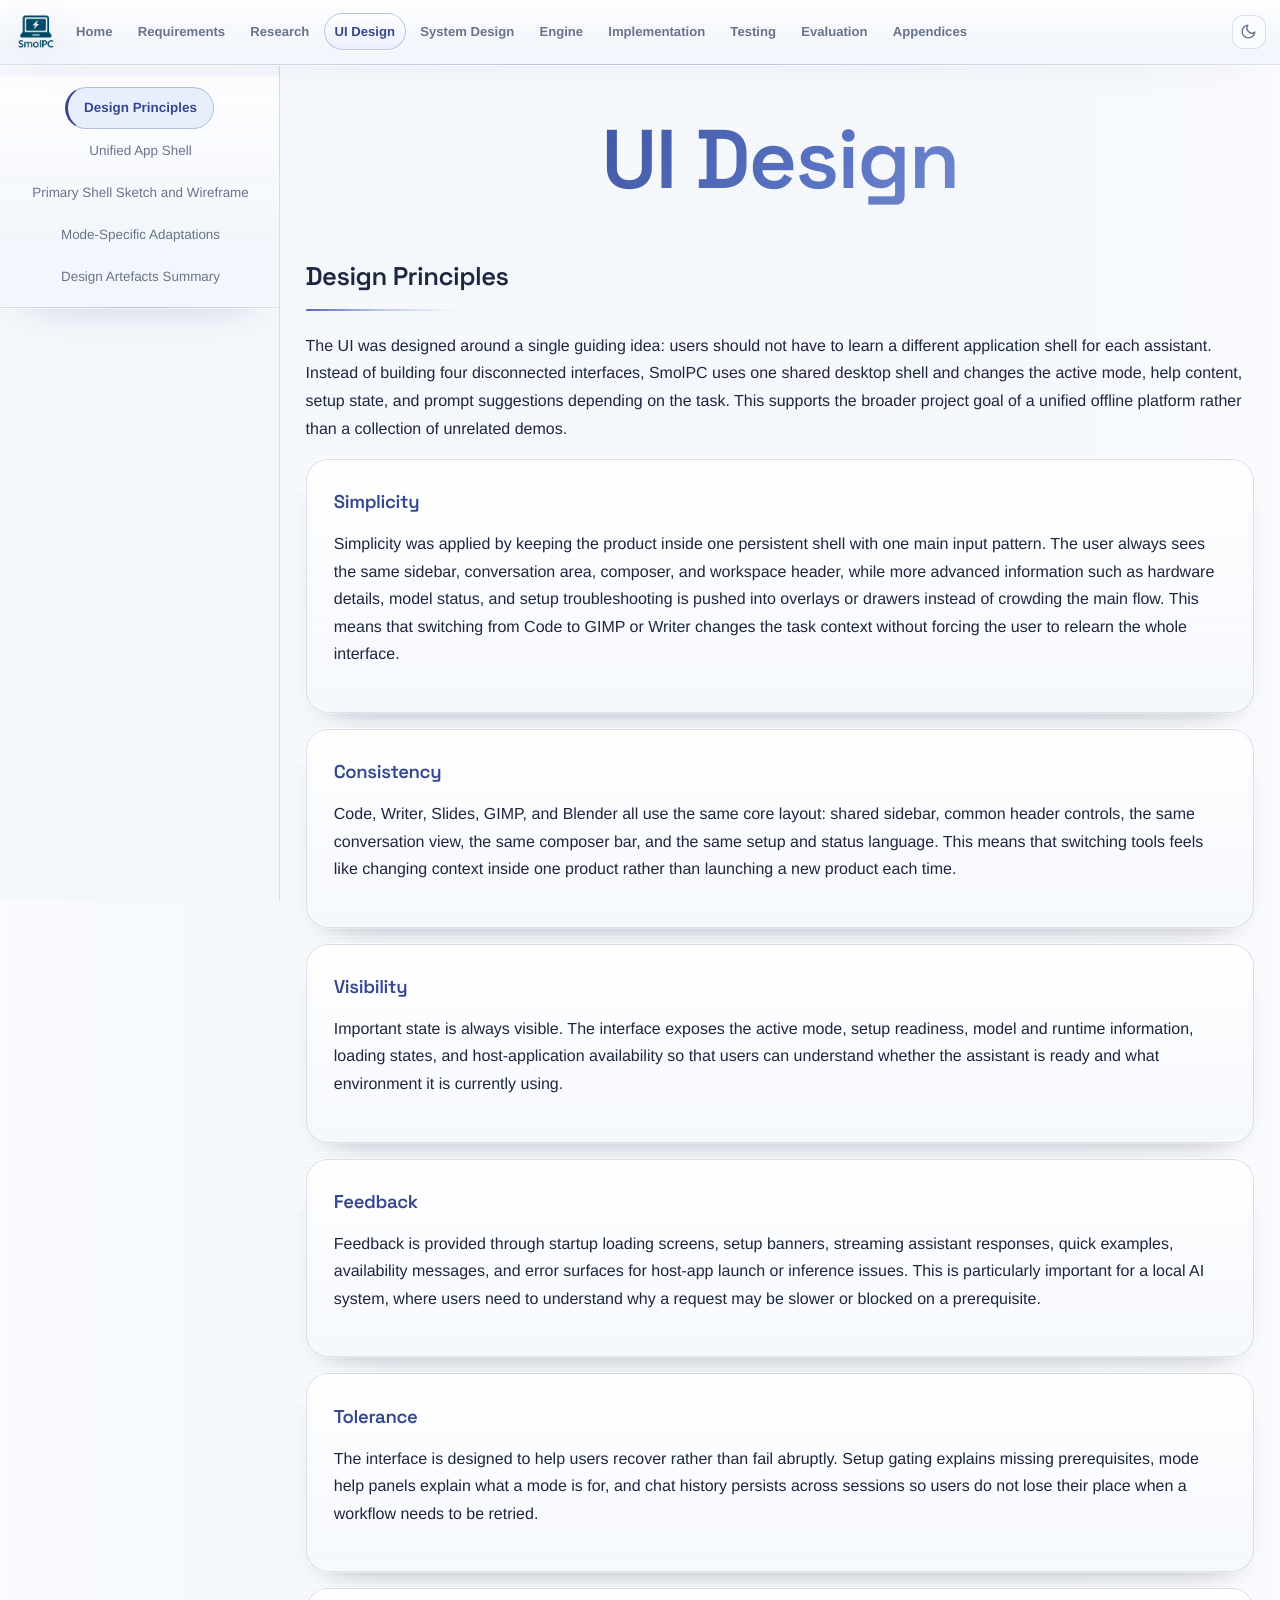
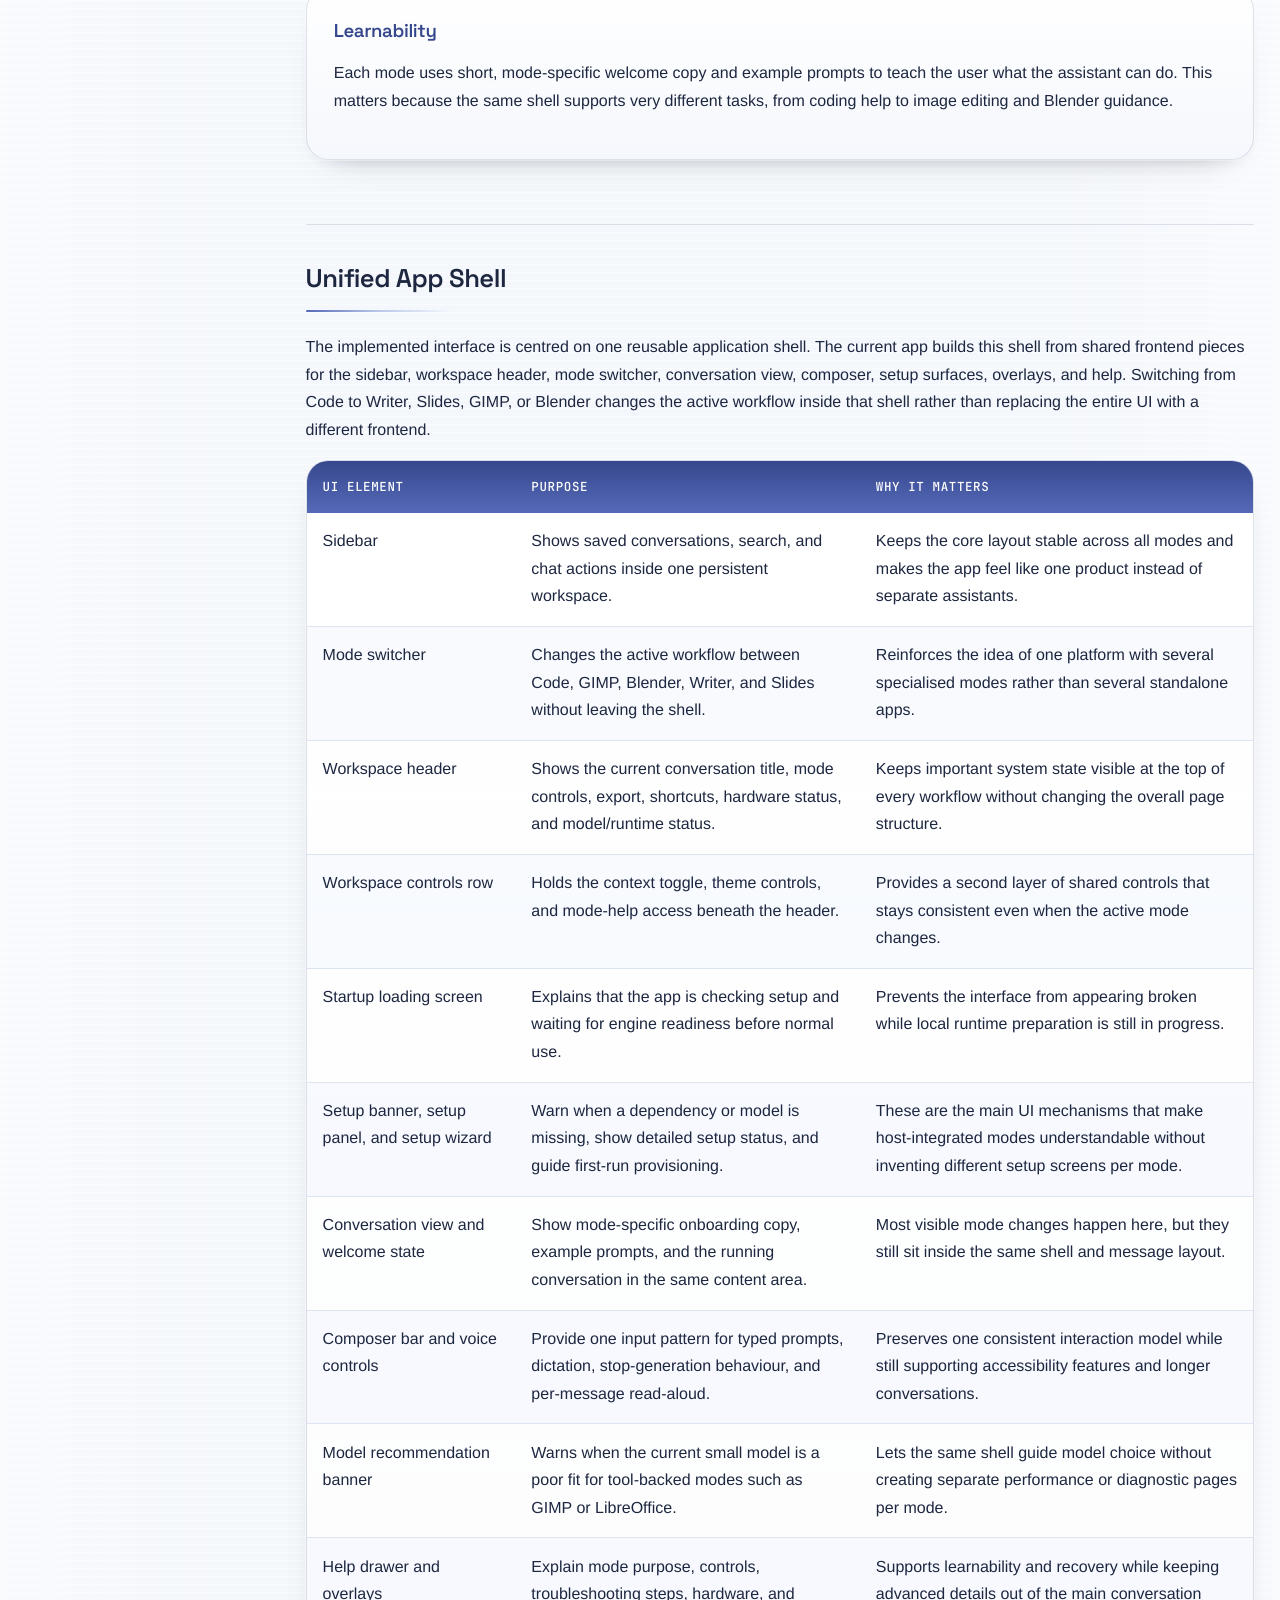
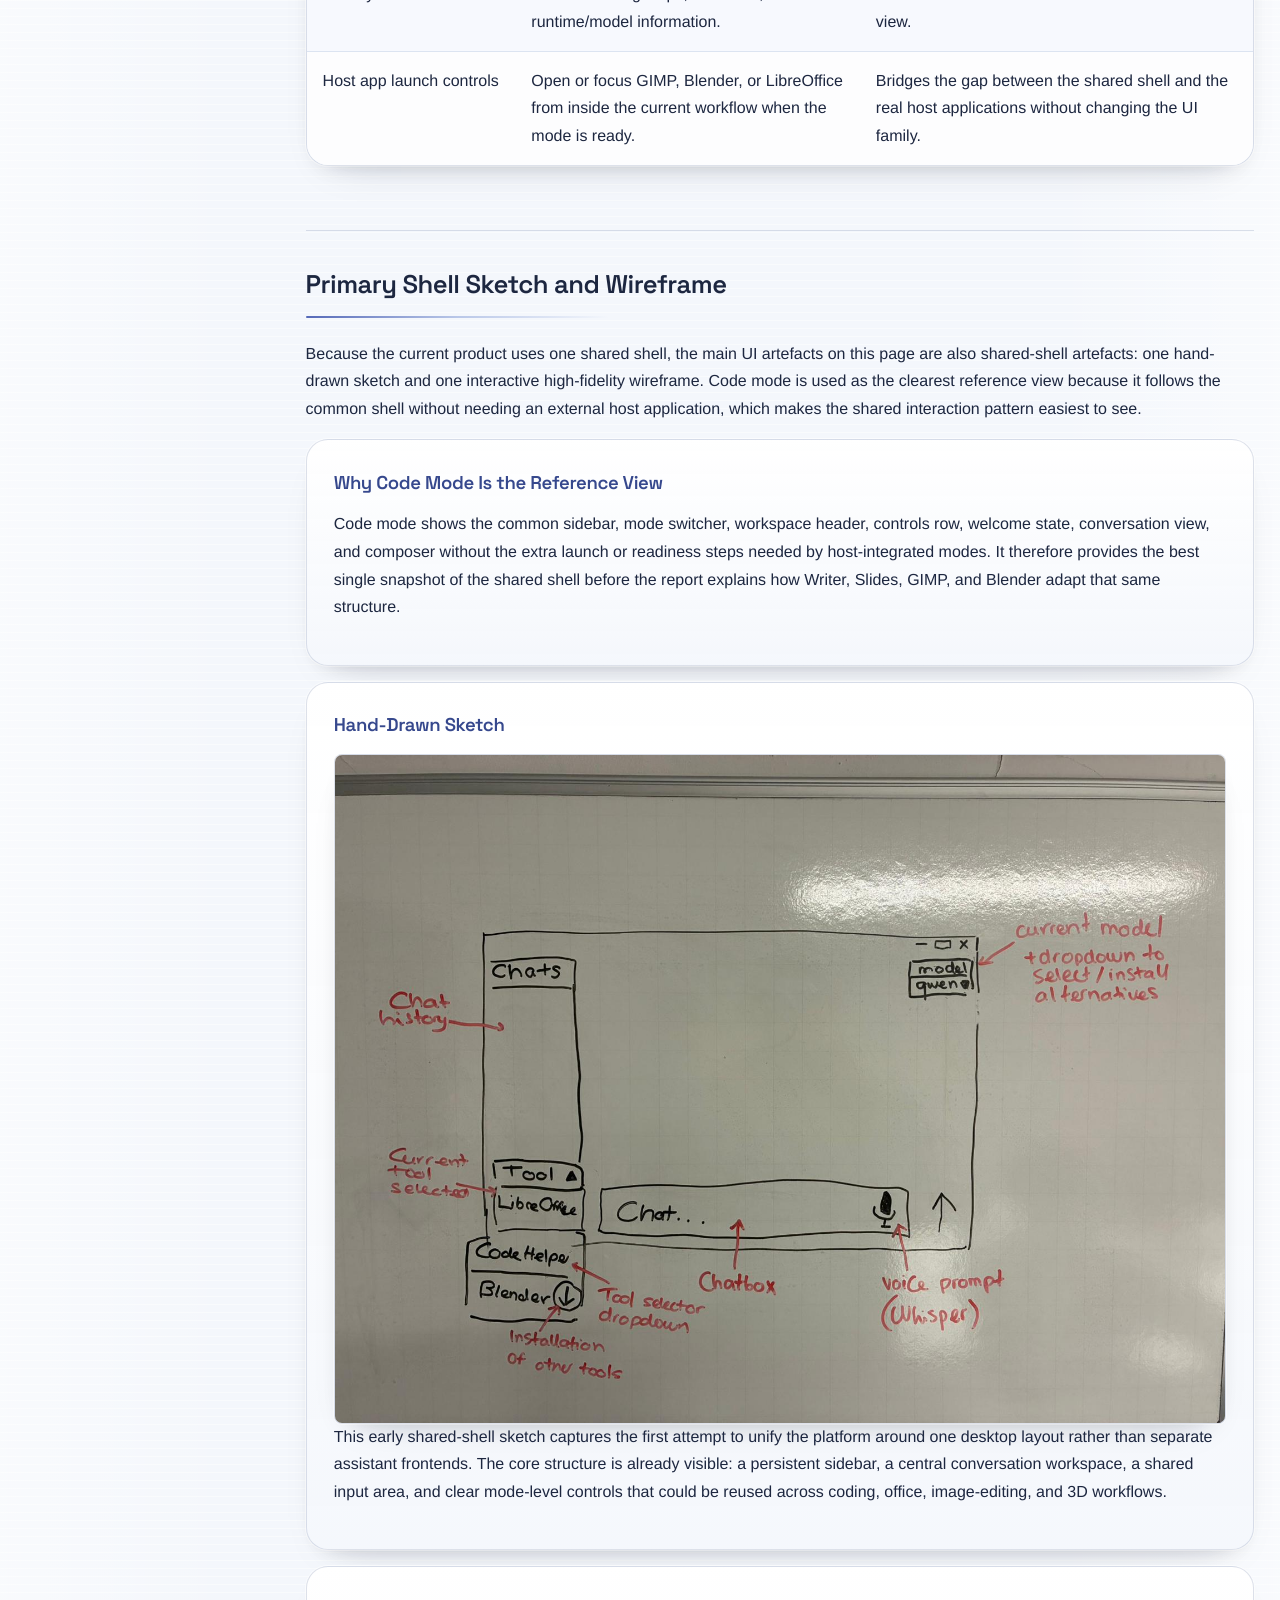
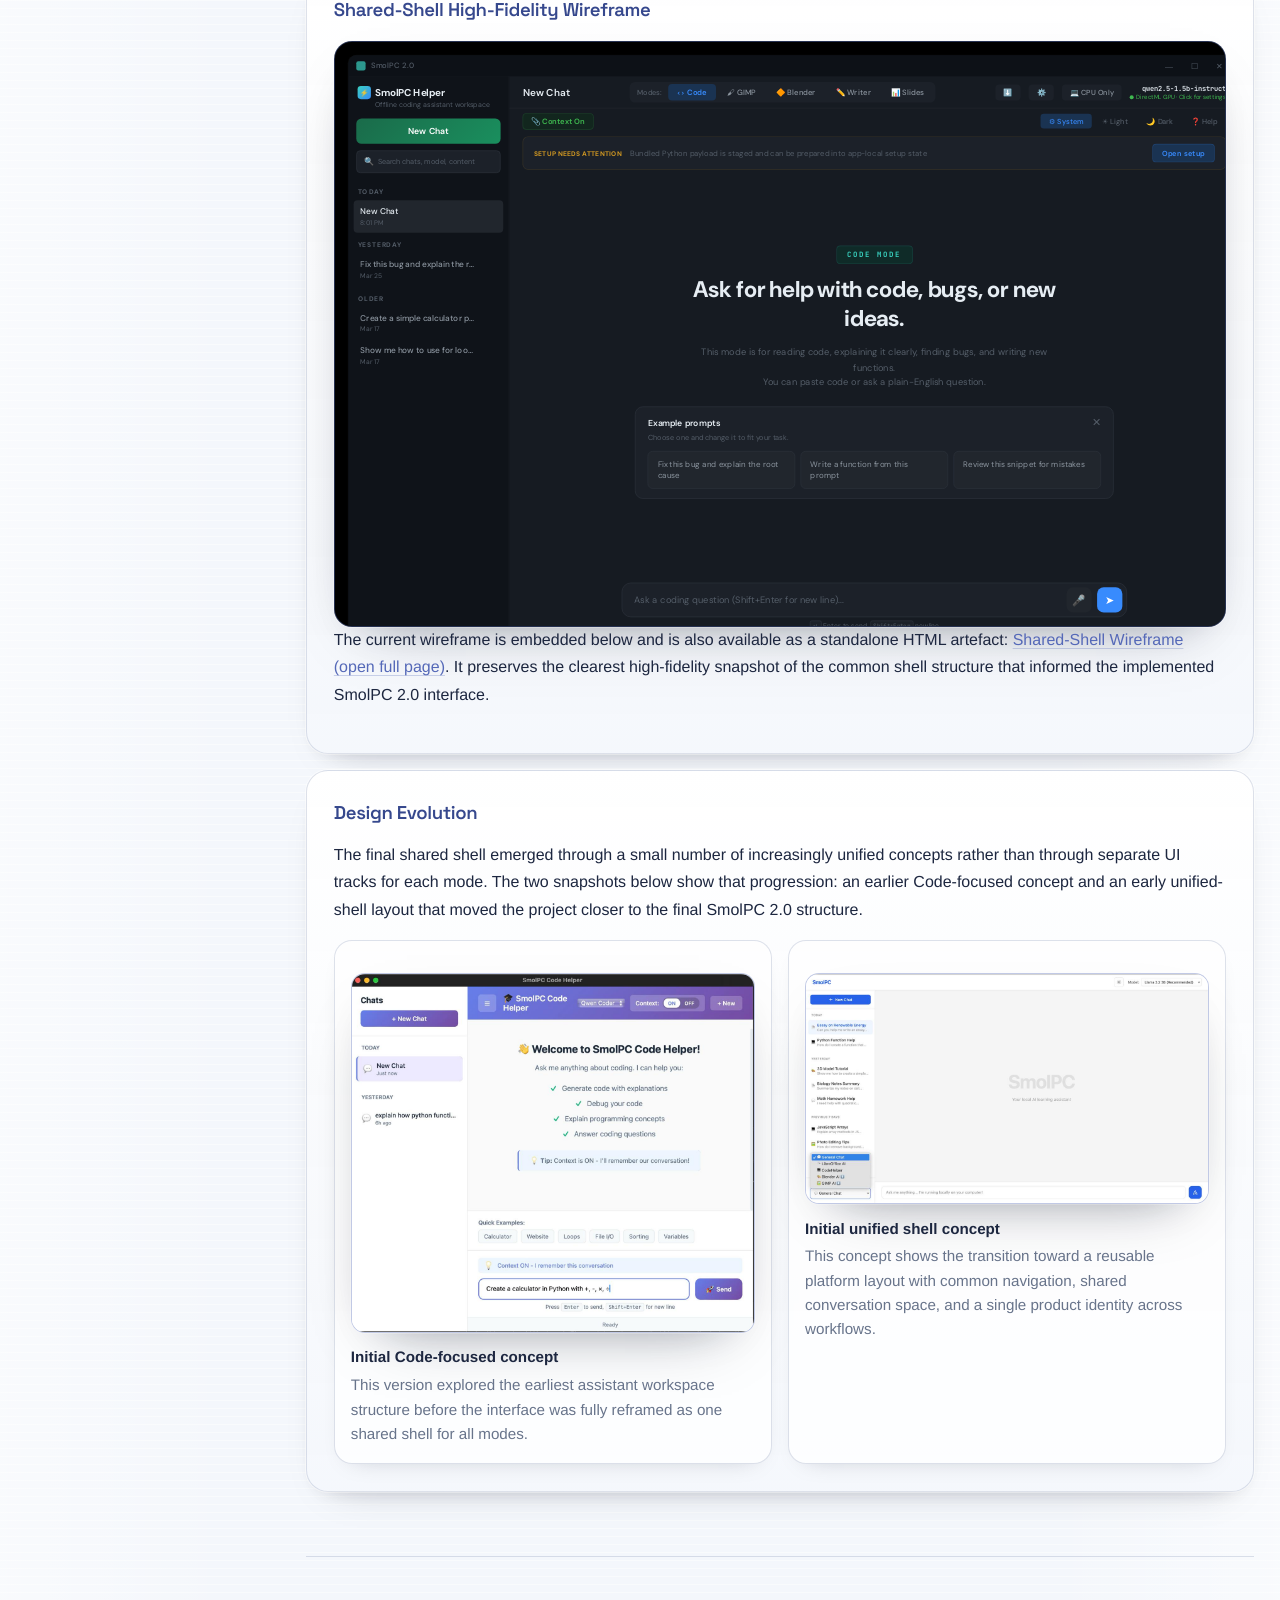
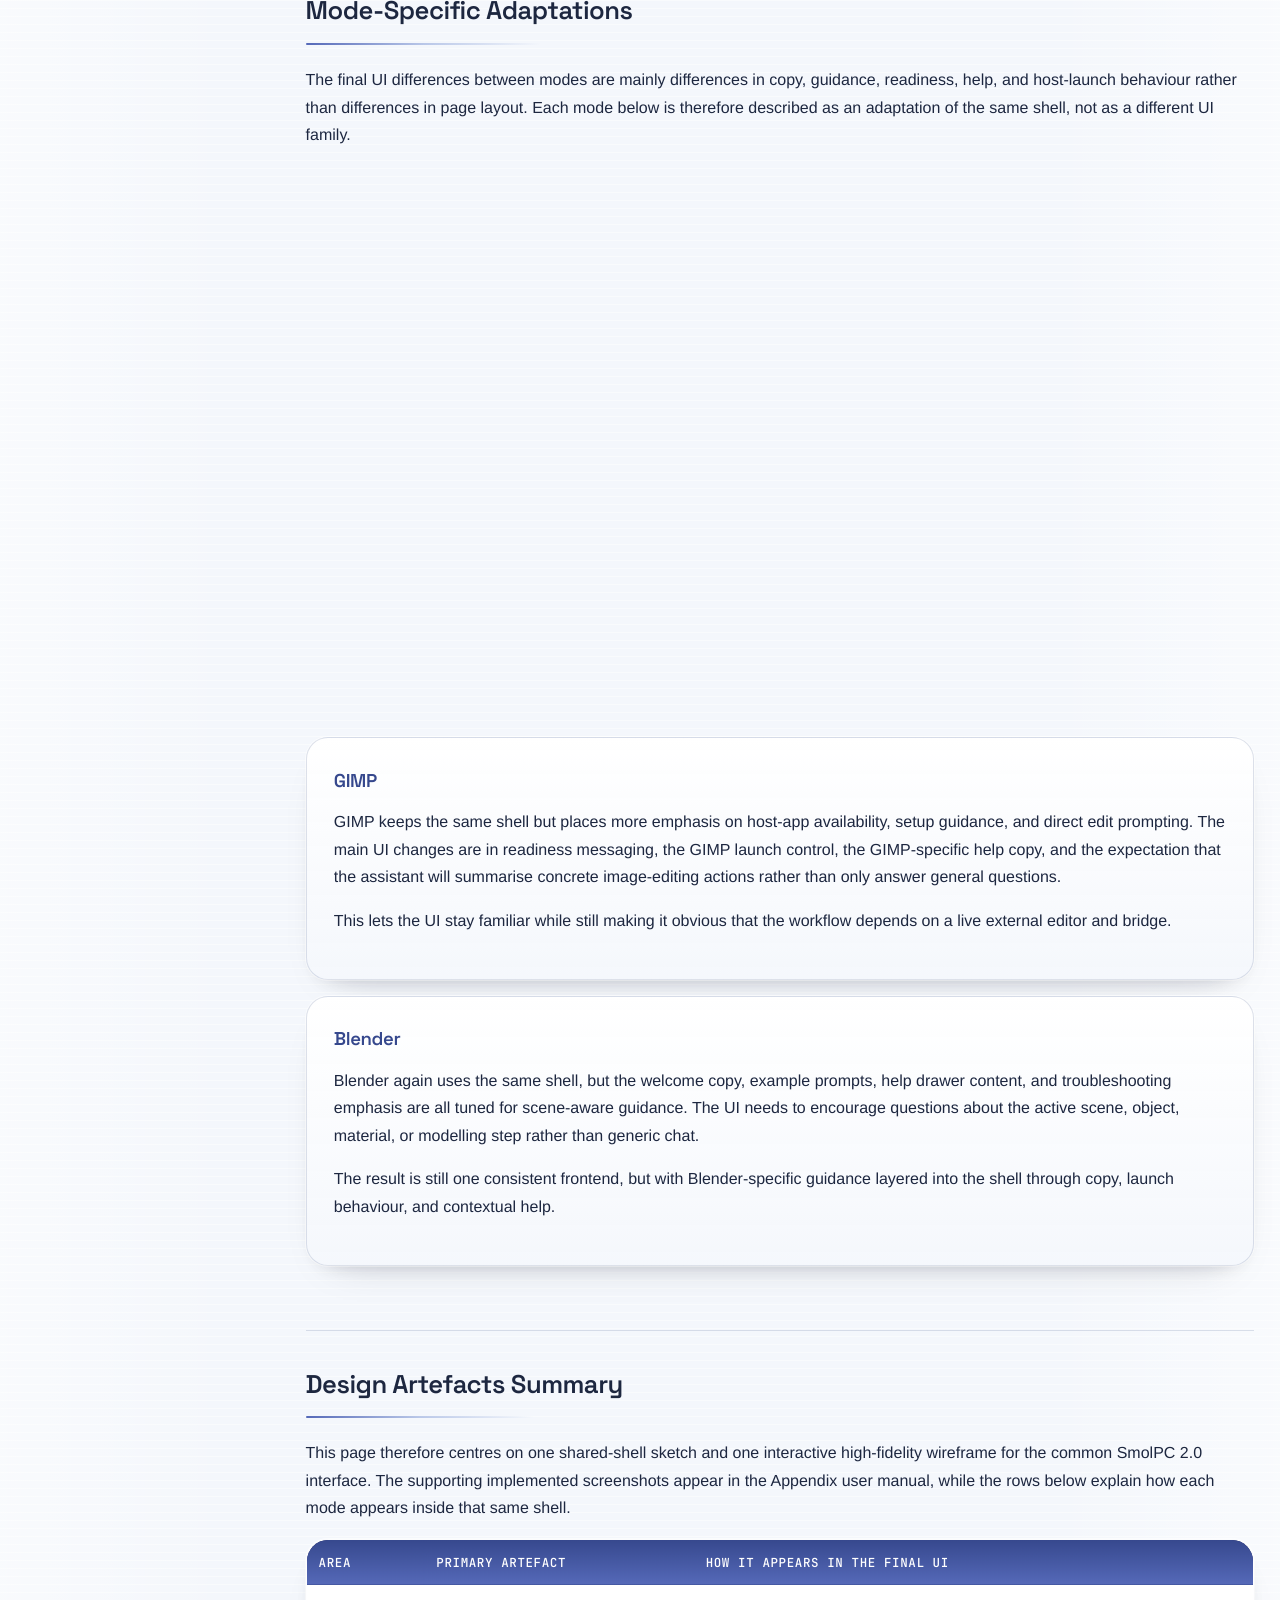
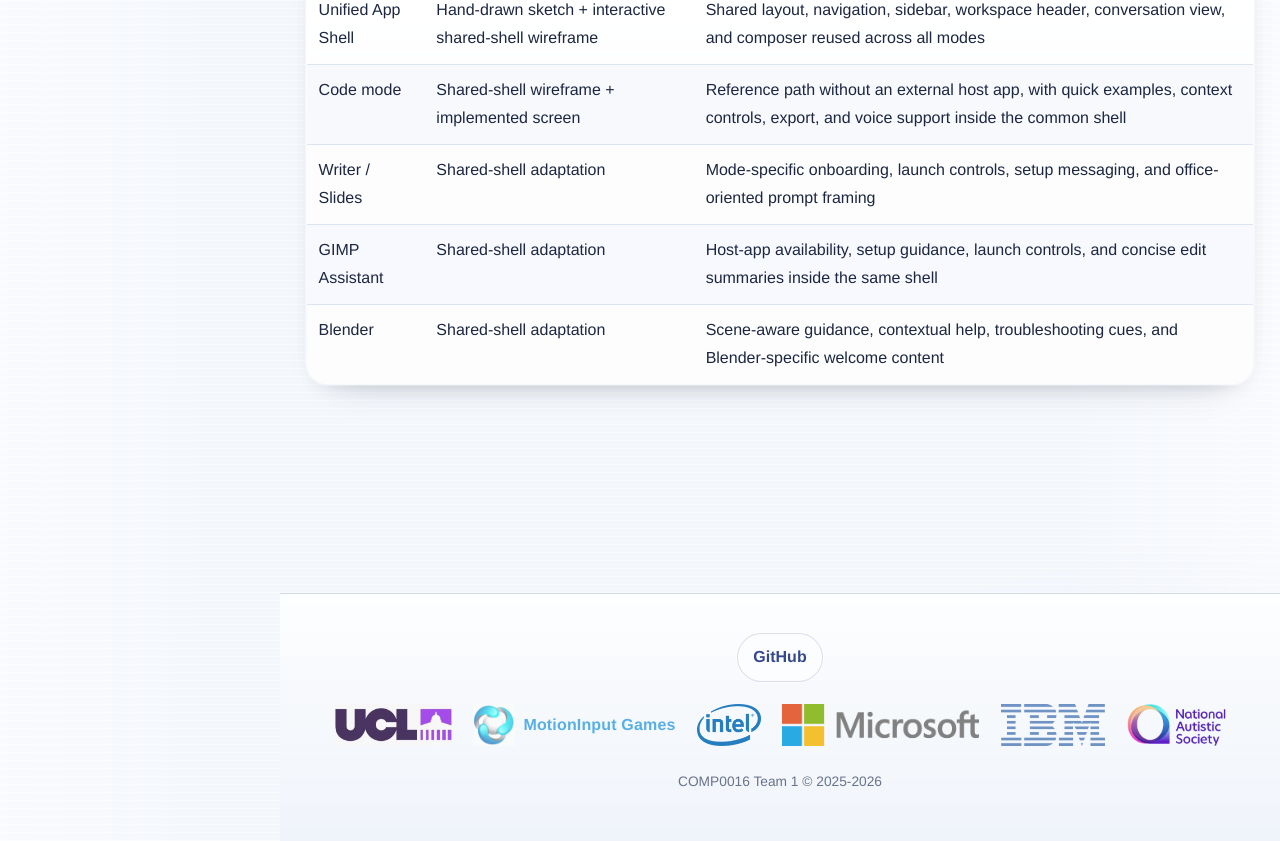
<file: ui.html>
<!DOCTYPE html>
<html>
<head>
  <meta name="viewport" content="width=device-width, initial-scale=1">
  <title>UI</title>
  <link rel="stylesheet" href="css/style.css">
  <script>if(localStorage.getItem('theme')==='dark')document.documentElement.setAttribute('data-theme','dark')</script>
</head>
<body>
  <nav>
    <a href="index.html" class="nav-logo"> <img src="assets/images/smolpc.png" alt="SmolPC 2.0"> </a>
    <div class="nav-item"><a href="index.html">Home</a><div class="nav-dropdown"><a href="index.html#abstract">Abstract</a><a href="index.html#video">Video</a><a href="index.html#team">Team Members</a><a href="index.html#gantt">Project Timeline</a></div></div>
    <div class="nav-item"><a href="requirements.html">Requirements</a><div class="nav-dropdown"><a href="requirements.html#partner">Partner Introduction</a><a href="requirements.html#background">Background</a><a href="requirements.html#goals">Project Goals</a><a href="requirements.html#gathering">Requirements Gathering</a><a href="requirements.html#personas">Personas</a><a href="requirements.html#use-case-diagram">Use Case Diagram</a><a href="requirements.html#moscow">MoSCoW List</a></div></div>
    <div class="nav-item"><a href="research.html">Research</a><div class="nav-dropdown"><a href="research.html#requirements-discovery">Requirements Discovery</a><a href="research.html#related-projects">Related Projects</a><a href="research.html#technology-review">Technology Review</a><a href="research.html#summary">Summary</a><a href="research.html#consent-forms">Consent Forms</a></div></div>
    <div class="nav-item"><a href="ui.html">UI Design</a><div class="nav-dropdown"><a href="ui.html#design-principles">Design Principles</a><a href="ui.html#unified-shell">Shared Shell</a><a href="ui.html#shared-wireframe">Wireframe</a><a href="ui.html#mode-adaptations">Mode Adaptations</a><a href="ui.html#artefacts">Artefacts</a></div></div>
    <div class="nav-item"><a href="system.html">System Design</a><div class="nav-dropdown"><a href="system.html#architecture">Architecture</a><a href="system.html#sequence-diagrams">Sequence Diagrams</a><a href="system.html#data-storage">Data Storage</a><a href="system.html#design-patterns">Design Patterns</a><a href="system.html#packages-apis">Packages &amp; APIs</a></div></div>
    <div class="nav-item"><a href="engine.html">Engine</a><div class="nav-dropdown"><a href="engine.html#overview">Overview</a><a href="engine.html#crate-architecture">Crate Architecture</a><a href="engine.html#hardware-detection">Hardware &amp; Backend Selection</a><a href="engine.html#inference-backends">Inference Backends</a><a href="engine.html#lifecycle">Engine Lifecycle</a><a href="engine.html#api">API Surface</a><a href="engine.html#voice-audio">Voice &amp; Audio</a><a href="engine.html#challenges">Challenges &amp; Decisions</a></div></div>
    <div class="nav-item"><a href="implementation.html">Implementation</a><div class="nav-dropdown"><a href="implementation.html#overview">Overview</a><a href="implementation.html#shared-infrastructure">Shared Infrastructure</a><a href="implementation.html#unified-shell">Unified Shell</a><a href="implementation.html#codehelper">CodeHelper</a><a href="implementation.html#gimp">GIMP</a><a href="implementation.html#blender">Blender</a><a href="implementation.html#libreoffice">LibreOffice</a></div></div>
    <div class="nav-item"><a href="testing.html">Testing</a><div class="nav-dropdown"><a href="testing.html#strategy">Strategy</a><a href="testing.html#unit-testing">Unit Testing</a><a href="testing.html#integration-testing">Integration Testing</a><a href="testing.html#prompt-testing">Prompt Testing</a><a href="testing.html#compatibility-testing">Compatibility</a><a href="testing.html#performance-testing">Performance</a><a href="testing.html#uat">User Acceptance</a></div></div>
    <div class="nav-item"><a href="evaluation.html">Evaluation</a><div class="nav-dropdown"><a href="evaluation.html#achievements">Achievements</a><a href="evaluation.html#bugs">Known Bugs</a><a href="evaluation.html#critical-evaluation">Critical Evaluation</a><a href="evaluation.html#contributions">Contributions</a><a href="evaluation.html#future-work">Future Work</a></div></div>
    <div class="nav-item"><a href="appendices.html">Appendices</a><div class="nav-dropdown"><a href="appendices.html#user-manual">User Manual</a><a href="appendices.html#deployment-manual">Deployment Manual</a><a href="appendices.html#gdpr">GDPR</a><a href="appendices.html#license">License</a><a href="appendices.html#blog">Blog</a><a href="appendices.html#monthly-videos">Monthly Videos</a></div></div>
    <button class="theme-toggle" aria-label="Toggle dark mode" title="Toggle dark mode"><svg class="icon-sun" width="18" height="18" viewBox="0 0 24 24" fill="none" stroke="currentColor" stroke-width="2" stroke-linecap="round" stroke-linejoin="round"><circle cx="12" cy="12" r="5"/><line x1="12" y1="1" x2="12" y2="3"/><line x1="12" y1="21" x2="12" y2="23"/><line x1="4.22" y1="4.22" x2="5.64" y2="5.64"/><line x1="18.36" y1="18.36" x2="19.78" y2="19.78"/><line x1="1" y1="12" x2="3" y2="12"/><line x1="21" y1="12" x2="23" y2="12"/><line x1="4.22" y1="19.78" x2="5.64" y2="18.36"/><line x1="18.36" y1="5.64" x2="19.78" y2="4.22"/></svg><svg class="icon-moon" width="18" height="18" viewBox="0 0 24 24" fill="none" stroke="currentColor" stroke-width="2" stroke-linecap="round" stroke-linejoin="round"><path d="M21 12.79A9 9 0 1 1 11.21 3 7 7 0 0 0 21 12.79z"/></svg></button>
  </nav>

  <main>

    <h1>UI Design</h1>

    <section id="design-principles">
      <h2>Design Principles</h2>
      <p>
        The UI was designed around a single guiding idea: users should not have to learn a different
        application shell for each assistant. Instead of building four disconnected interfaces, SmolPC
        uses one shared desktop shell and changes the active mode, help content, setup state, and prompt
        suggestions depending on the task. This supports the broader project goal of a unified offline
        platform rather than a collection of unrelated demos.
      </p>

      <div class="card">
        <h3>Simplicity</h3>
        <p>
          Simplicity was applied by keeping the product inside one persistent shell with one main input
          pattern. The user always sees the same sidebar, conversation area, composer, and workspace
          header, while more advanced information such as hardware details, model status, and setup
          troubleshooting is pushed into overlays or drawers instead of crowding the main flow. This
          means that switching from Code to GIMP or Writer changes the task context without forcing the
          user to relearn the whole interface.
        </p>
      </div>

      <div class="card">
        <h3>Consistency</h3>
        <p>
          Code, Writer, Slides, GIMP, and Blender all use the same core layout: shared sidebar,
          common header controls, the same conversation view, the same composer bar, and the same setup
          and status language. This means that switching tools feels like changing context inside one
          product rather than launching a new product each time.
        </p>
      </div>

      <div class="card">
        <h3>Visibility</h3>
        <p>
          Important state is always visible. The interface exposes the active mode, setup readiness,
          model and runtime information, loading states, and host-application availability so that users
          can understand whether the assistant is ready and what environment it is currently using.
        </p>
      </div>

      <div class="card">
        <h3>Feedback</h3>
        <p>
          Feedback is provided through startup loading screens, setup banners, streaming assistant
          responses, quick examples, availability messages, and error surfaces for host-app launch or
          inference issues. This is particularly important for a local AI system, where users need to
          understand why a request may be slower or blocked on a prerequisite.
        </p>
      </div>

      <div class="card">
        <h3>Tolerance</h3>
        <p>
          The interface is designed to help users recover rather than fail abruptly. Setup gating
          explains missing prerequisites, mode help panels explain what a mode is for, and chat history
          persists across sessions so users do not lose their place when a workflow needs to be retried.
        </p>
      </div>

      <div class="card">
        <h3>Learnability</h3>
        <p>
          Each mode uses short, mode-specific welcome copy and example prompts to teach the user what the
          assistant can do. This matters because the same shell supports very different tasks, from coding
          help to image editing and Blender guidance.
        </p>
      </div>

    </section>

    <section id="unified-shell">
      <h2>Unified App Shell</h2>
      <p>
        The implemented interface is centred on one reusable application shell. The current app builds
        this shell from shared frontend pieces for the sidebar, workspace header, mode switcher,
        conversation view, composer, setup surfaces, overlays, and help. Switching from Code to Writer,
        Slides, GIMP, or Blender changes the active workflow inside that shell rather than replacing the
        entire UI with a different frontend.
      </p>

      <table>
        <thead>
          <tr>
            <th>UI Element</th>
            <th>Purpose</th>
            <th>Why It Matters</th>
          </tr>
        </thead>
        <tbody>
          <tr>
            <td>Sidebar</td>
            <td>Shows saved conversations, search, and chat actions inside one persistent workspace.</td>
            <td>Keeps the core layout stable across all modes and makes the app feel like one product instead of separate assistants.</td>
          </tr>
          <tr>
            <td>Mode switcher</td>
            <td>Changes the active workflow between Code, GIMP, Blender, Writer, and Slides without leaving the shell.</td>
            <td>Reinforces the idea of one platform with several specialised modes rather than several standalone apps.</td>
          </tr>
          <tr>
            <td>Workspace header</td>
            <td>Shows the current conversation title, mode controls, export, shortcuts, hardware status, and model/runtime status.</td>
            <td>Keeps important system state visible at the top of every workflow without changing the overall page structure.</td>
          </tr>
          <tr>
            <td>Workspace controls row</td>
            <td>Holds the context toggle, theme controls, and mode-help access beneath the header.</td>
            <td>Provides a second layer of shared controls that stays consistent even when the active mode changes.</td>
          </tr>
          <tr>
            <td>Startup loading screen</td>
            <td>Explains that the app is checking setup and waiting for engine readiness before normal use.</td>
            <td>Prevents the interface from appearing broken while local runtime preparation is still in progress.</td>
          </tr>
          <tr>
            <td>Setup banner, setup panel, and setup wizard</td>
            <td>Warn when a dependency or model is missing, show detailed setup status, and guide first-run provisioning.</td>
            <td>These are the main UI mechanisms that make host-integrated modes understandable without inventing different setup screens per mode.</td>
          </tr>
          <tr>
            <td>Conversation view and welcome state</td>
            <td>Show mode-specific onboarding copy, example prompts, and the running conversation in the same content area.</td>
            <td>Most visible mode changes happen here, but they still sit inside the same shell and message layout.</td>
          </tr>
          <tr>
            <td>Composer bar and voice controls</td>
            <td>Provide one input pattern for typed prompts, dictation, stop-generation behaviour, and per-message read-aloud.</td>
            <td>Preserves one consistent interaction model while still supporting accessibility features and longer conversations.</td>
          </tr>
          <tr>
            <td>Model recommendation banner</td>
            <td>Warns when the current small model is a poor fit for tool-backed modes such as GIMP or LibreOffice.</td>
            <td>Lets the same shell guide model choice without creating separate performance or diagnostic pages per mode.</td>
          </tr>
          <tr>
            <td>Help drawer and overlays</td>
            <td>Explain mode purpose, controls, troubleshooting steps, hardware, and runtime/model information.</td>
            <td>Supports learnability and recovery while keeping advanced details out of the main conversation view.</td>
          </tr>
          <tr>
            <td>Host app launch controls</td>
            <td>Open or focus GIMP, Blender, or LibreOffice from inside the current workflow when the mode is ready.</td>
            <td>Bridges the gap between the shared shell and the real host applications without changing the UI family.</td>
          </tr>
        </tbody>
      </table>
    </section>

    <section id="shared-wireframe">
      <h2>Primary Shell Sketch and Wireframe</h2>
      <p>
        Because the current product uses one shared shell, the main UI artefacts on this page are also
        shared-shell artefacts: one hand-drawn sketch and one interactive high-fidelity wireframe. Code
        mode is used as the clearest reference view because it follows the common shell without needing an
        external host application, which makes the shared interaction pattern easiest to see.
      </p>

      <div class="card">
        <h3>Why Code Mode Is the Reference View</h3>
        <p>
          Code mode shows the common sidebar, mode switcher, workspace header, controls row, welcome
          state, conversation view, and composer without the extra launch or readiness steps needed by
          host-integrated modes. It therefore provides the best single snapshot of the shared shell before
          the report explains how Writer, Slides, GIMP, and Blender adapt that same structure.
        </p>
      </div>

      <div class="card">
        <h3>Hand-Drawn Sketch</h3>
        <img src="assets/images/smolpc-initial-sketch.jpeg" alt="Hand-drawn sketch of the early SmolPC 2.0 shared shell showing the sidebar, mode controls, conversation space, and input area" style="width:100%;border-radius:8px;margin-top:0.75rem;">
        <p>This early shared-shell sketch captures the first attempt to unify the platform around one desktop layout rather than separate assistant frontends. The core structure is already visible: a persistent sidebar, a central conversation workspace, a shared input area, and clear mode-level controls that could be reused across coding, office, image-editing, and 3D workflows.</p>
      </div>

      <div class="card">
        <h3>Shared-Shell High-Fidelity Wireframe</h3>
        <div class="wireframe-frame">
          <iframe
            class="wireframe-embed"
            src="assets/wireframes/codehelper-wireframe.html"
            title="Interactive high-fidelity wireframe of the SmolPC 2.0 shared shell"
            loading="lazy"></iframe>
        </div>
        <p>
          The current wireframe is embedded below and is also available as a standalone HTML artefact:
          <a href="assets/wireframes/codehelper-wireframe.html" target="_blank" rel="noopener noreferrer">Shared-Shell Wireframe (open full page)</a>.
          It preserves the clearest high-fidelity snapshot of the common shell structure that informed
          the implemented SmolPC 2.0 interface.
        </p>
      </div>

      <div class="card">
        <h3>Design Evolution</h3>
        <p>
          The final shared shell emerged through a small number of increasingly unified concepts rather
          than through separate UI tracks for each mode. The two snapshots below show that progression:
          an earlier Code-focused concept and an early unified-shell layout that moved the project closer
          to the final SmolPC 2.0 structure.
        </p>
        <div class="evolution-grid">
          <figure class="evolution-card">
            <img
              class="evolution-image"
              src="assets/images/initial-codehelper-ui.jpeg"
              alt="Early Code-focused interface concept showing the conversation layout and assistant workspace"
            >
            <figcaption class="evolution-caption">
              <strong>Initial Code-focused concept</strong>
              This version explored the earliest assistant workspace structure before the interface was
              fully reframed as one shared shell for all modes.
            </figcaption>
          </figure>
          <figure class="evolution-card">
            <img
              class="evolution-image"
              src="assets/images/initial-unified-ui.jpeg"
              alt="Early unified shell concept for SmolPC 2.0 showing shared navigation and a common assistant workspace"
            >
            <figcaption class="evolution-caption">
              <strong>Initial unified shell concept</strong>
              This concept shows the transition toward a reusable platform layout with common navigation,
              shared conversation space, and a single product identity across workflows.
            </figcaption>
          </figure>
        </div>
      </div>
    </section>

    <section id="mode-adaptations">
      <h2>Mode-Specific Adaptations</h2>
      <p>
        The final UI differences between modes are mainly differences in copy, guidance, readiness, help,
        and host-launch behaviour rather than differences in page layout. Each mode below is therefore
        described as an adaptation of the same shell, not as a different UI family.
      </p>

      <div class="card">
        <h3>Code</h3>
        <p>
          Code mode is the reference path through the shared shell. It uses the common welcome state,
          quick examples, conversation view, composer, model info, hardware panel, keyboard shortcuts,
          export control, context toggle, and optional voice controls without needing an external desktop
          host application.
        </p>
        <p>
          This makes it the simplest expression of SmolPC 2.0&apos;s common interaction model: one shell,
          one conversation layout, and one set of status surfaces.
        </p>
      </div>

      <div class="card">
        <h3>Writer / Slides</h3>
        <p>
          Writer and Slides reuse the same shell but change the welcome copy, suggestions, setup state,
          and launch affordances to suit document and presentation work. The user still stays in the same
          conversation layout, but the prompts, mode label, and help content become office-specific.
        </p>
        <p>
          These modes also rely more visibly on LibreOffice readiness and launch controls, and the UI can
          recommend a stronger tool-capable model when the selected small model would be a poor fit for
          office workflows.
        </p>
      </div>

      <div class="card">
        <h3>GIMP</h3>
        <p>
          GIMP keeps the same shell but places more emphasis on host-app availability, setup guidance,
          and direct edit prompting. The main UI changes are in readiness messaging, the GIMP launch
          control, the GIMP-specific help copy, and the expectation that the assistant will summarise
          concrete image-editing actions rather than only answer general questions.
        </p>
        <p>
          This lets the UI stay familiar while still making it obvious that the workflow depends on a
          live external editor and bridge.
        </p>
      </div>

      <div class="card">
        <h3>Blender</h3>
        <p>
          Blender again uses the same shell, but the welcome copy, example prompts, help drawer content,
          and troubleshooting emphasis are all tuned for scene-aware guidance. The UI needs to encourage
          questions about the active scene, object, material, or modelling step rather than generic chat.
        </p>
        <p>
          The result is still one consistent frontend, but with Blender-specific guidance layered into
          the shell through copy, launch behaviour, and contextual help.
        </p>
      </div>
    </section>

    <section id="artefacts">
      <h2>Design Artefacts Summary</h2>
      <p>This page therefore centres on one shared-shell sketch and one interactive high-fidelity wireframe for the common SmolPC 2.0 interface. The supporting implemented screenshots appear in the Appendix user manual, while the rows below explain how each mode appears inside that same shell.</p>
      <table style="width:100%;border-collapse:collapse;margin-top:1rem;">
        <thead>
          <tr style="background:#1a1f5e;color:white;">
            <th style="padding:0.75rem;text-align:left;">Area</th>
            <th style="padding:0.75rem;text-align:left;">Primary Artefact</th>
            <th style="padding:0.75rem;text-align:left;">How It Appears in the Final UI</th>
          </tr>
        </thead>
        <tbody>
          <tr style="border-bottom:1px solid #ddd;">
            <td style="padding:0.75rem;">Unified App Shell</td>
            <td style="padding:0.75rem;">Hand-drawn sketch + interactive shared-shell wireframe</td>
            <td style="padding:0.75rem;">Shared layout, navigation, sidebar, workspace header, conversation view, and composer reused across all modes</td>
          </tr>
          <tr style="border-bottom:1px solid #ddd;background:#f9f9f9;">
            <td style="padding:0.75rem;">Code mode</td>
            <td style="padding:0.75rem;">Shared-shell wireframe + implemented screen</td>
            <td style="padding:0.75rem;">Reference path without an external host app, with quick examples, context controls, export, and voice support inside the common shell</td>
          </tr>
          <tr style="border-bottom:1px solid #ddd;background:#f9f9f9;">
            <td style="padding:0.75rem;">Writer / Slides</td>
            <td style="padding:0.75rem;">Shared-shell adaptation</td>
            <td style="padding:0.75rem;">Mode-specific onboarding, launch controls, setup messaging, and office-oriented prompt framing</td>
          </tr>
          <tr style="border-bottom:1px solid #ddd;">
            <td style="padding:0.75rem;">GIMP Assistant</td>
            <td style="padding:0.75rem;">Shared-shell adaptation</td>
            <td style="padding:0.75rem;">Host-app availability, setup guidance, launch controls, and concise edit summaries inside the same shell</td>
          </tr>
          <tr style="background:#f9f9f9;">
            <td style="padding:0.75rem;">Blender</td>
            <td style="padding:0.75rem;">Shared-shell adaptation</td>
            <td style="padding:0.75rem;">Scene-aware guidance, contextual help, troubleshooting cues, and Blender-specific welcome content</td>
          </tr>
        </tbody>
      </table>
    </section>

  </main>

  <footer>
    <div class="footer-links">
    <a href="https://github.com/SmolPC-2-0/smolpc-codehelper" target="_blank" rel="noopener noreferrer">GitHub</a>
  </div>

  <div class="footer-logos">
    <a href="https://www.ucl.ac.uk/" target="_blank" rel="noopener noreferrer">
      <img src="assets/images/ucl.png" alt="University College London">
    </a>
    <a href="https://www.motioninputgames.com/" target="_blank" rel="noopener noreferrer">
      <img src="assets/images/motioninput-games.jpg" alt="MotionInput Games">
      <span class="footer-logo-wordmark">MotionInput Games</span>
    </a>
    <a href="https://www.intel.com/content/www/us/en/homepage.html" target="_blank" rel="noopener noreferrer">
      <img src="assets/images/intel.png" alt="Intel">
    </a>
    <a href="https://www.microsoft.com/en-gb" target="_blank" rel="noopener noreferrer">
      <img src="assets/images/microsoft.png" alt="Microsoft">
    </a>
    <a href="https://www.ibm.com/uk-en" target="_blank" rel="noopener noreferrer">
      <img src="assets/images/IBM.png" alt="IBM">
    </a>
    <a href="https://www.autism.org.uk/" target="_blank" rel="noopener noreferrer">
      <img src="assets/images/nas.png" alt="National Autistic Society">
    </a>
  </div>
    <p>COMP0016 Team 1 &copy; 2025-2026</p>
  </footer>


  <script src="js/main.js"></script>
</body>
</html>
</file>
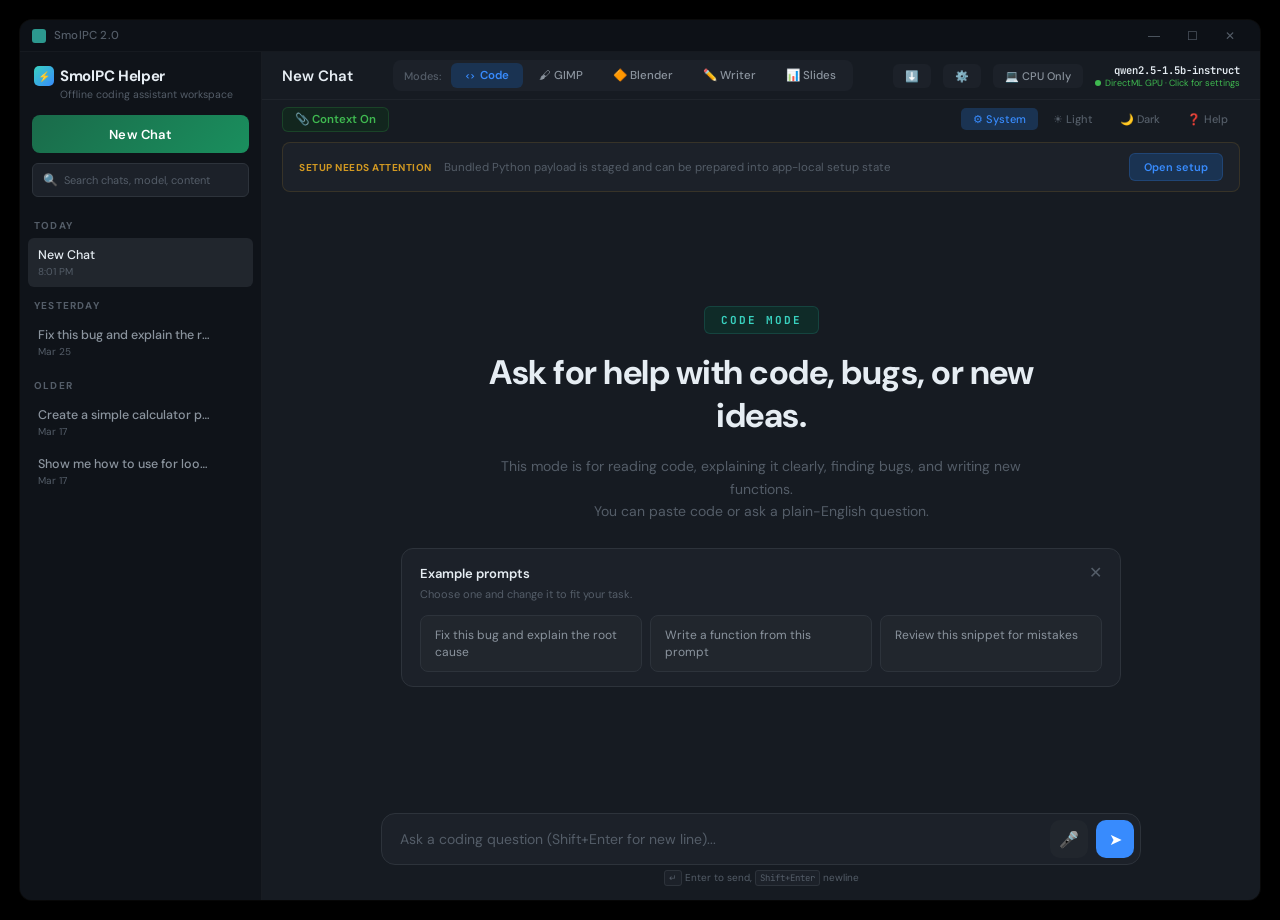
<file: assets/wireframes/codehelper-wireframe.html>
<!DOCTYPE html>
<html lang="en">
<head>
<meta charset="UTF-8">
<meta name="viewport" content="width=device-width, initial-scale=1.0">
  <title>SmolPC 2.0 – UI Wireframe</title>
<link href="https://fonts.googleapis.com/css2?family=JetBrains+Mono:wght@400;500;600;700&family=DM+Sans:wght@400;500;600;700&display=swap" rel="stylesheet">
<style>
  * { margin: 0; padding: 0; box-sizing: border-box; }

  :root {
    --bg-deepest: #0d1117;
    --bg-sidebar: #0f1319;
    --bg-main: #161b22;
    --bg-card: #1c2129;
    --bg-elevated: #21262d;
    --bg-hover: #262c36;
    --border: #2d333b;
    --text-primary: #e6edf3;
    --text-secondary: #8b949e;
    --text-muted: #545d68;
    --accent-green: #3fb950;
    --accent-green-bg: #12261e;
    --accent-blue: #388bfd;
    --accent-blue-bg: #1a3352;
    --accent-orange: #d29922;
    --accent-orange-bg: #2a1f0e;
    --accent-teal: #39d2c0;
    --accent-teal-bg: #0f2b28;
    --radius-sm: 6px;
    --radius-md: 8px;
    --radius-lg: 12px;
    --font-ui: 'DM Sans', -apple-system, sans-serif;
    --font-mono: 'JetBrains Mono', monospace;
  }

  body {
    font-family: var(--font-ui);
    background: #000;
    color: var(--text-primary);
    display: flex;
    justify-content: center;
    align-items: center;
    min-height: 100vh;
    padding: 20px;
  }

  .window {
    width: 1380px;
    height: 880px;
    background: var(--bg-deepest);
    border-radius: 12px;
    overflow: hidden;
    display: flex;
    flex-direction: column;
    box-shadow: 0 25px 60px rgba(0,0,0,0.6), 0 0 0 1px rgba(255,255,255,0.05);
  }

  /* ===== TITLE BAR ===== */
  .title-bar {
    height: 32px;
    background: var(--bg-deepest);
    display: flex;
    align-items: center;
    padding: 0 12px;
    border-bottom: 1px solid rgba(255,255,255,0.04);
    flex-shrink: 0;
  }
  .title-bar .app-icon {
    width: 14px; height: 14px;
    background: var(--accent-teal);
    border-radius: 3px;
    margin-right: 8px;
    opacity: 0.7;
  }
  .title-bar span {
    font-size: 11.5px;
    color: var(--text-muted);
    font-weight: 500;
    letter-spacing: 0.2px;
  }
  .title-bar .spacer { flex: 1; }
  .window-controls { display: flex; gap: 2px; }
  .window-controls button {
    width: 36px; height: 24px;
    background: transparent;
    border: none;
    color: var(--text-muted);
    font-size: 12px;
    cursor: pointer;
    display: flex; align-items: center; justify-content: center;
    border-radius: 3px;
    transition: background 0.15s;
  }
  .window-controls button:hover { background: var(--bg-elevated); color: var(--text-secondary); }
  .window-controls .close:hover { background: #c93c37; color: #fff; }

  /* ===== BODY ===== */
  .body-row {
    display: flex;
    flex: 1;
    min-height: 0;
  }

  /* ===== SIDEBAR ===== */
  .sidebar {
    width: 242px;
    background: var(--bg-sidebar);
    display: flex;
    flex-direction: column;
    border-right: 1px solid rgba(255,255,255,0.04);
    flex-shrink: 0;
  }
  .sidebar-header {
    padding: 14px 14px 8px;
  }
  .sidebar-header h2 {
    font-size: 15px;
    font-weight: 700;
    color: var(--text-primary);
    letter-spacing: -0.3px;
    display: flex;
    align-items: center;
    gap: 6px;
  }
  .sidebar-header h2 .icon-badge {
    width: 20px; height: 20px;
    background: linear-gradient(135deg, var(--accent-teal), var(--accent-blue));
    border-radius: 5px;
    display: flex; align-items: center; justify-content: center;
    font-size: 10px;
  }
  .sidebar-header p {
    font-size: 10.5px;
    color: var(--text-muted);
    margin-top: 2px;
    padding-left: 26px;
  }
  .sidebar-actions { padding: 6px 12px 10px; }
  .btn-new-chat {
    width: 100%;
    height: 38px;
    background: linear-gradient(135deg, #1a6b4a, #1a8f5e);
    border: none;
    border-radius: var(--radius-md);
    color: #fff;
    font-family: var(--font-ui);
    font-size: 13px;
    font-weight: 600;
    cursor: pointer;
    transition: all 0.2s;
    letter-spacing: 0.2px;
  }
  .btn-new-chat:hover { filter: brightness(1.15); transform: translateY(-1px); }

  .search-box {
    margin: 0 12px 10px;
    height: 34px;
    background: var(--bg-card);
    border: 1px solid var(--border);
    border-radius: var(--radius-sm);
    display: flex;
    align-items: center;
    padding: 0 10px;
    gap: 6px;
    transition: border-color 0.2s;
  }
  .search-box:hover { border-color: var(--text-muted); }
  .search-box .icon { font-size: 12px; color: var(--text-muted); }
  .search-box span { font-size: 11px; color: var(--text-muted); }

  .chat-list {
    flex: 1;
    overflow-y: auto;
    padding: 0 8px 12px;
  }
  .chat-section-label {
    font-size: 10px;
    font-weight: 700;
    color: var(--text-muted);
    letter-spacing: 1.2px;
    padding: 12px 6px 6px;
    text-transform: uppercase;
  }
  .chat-item {
    padding: 9px 10px;
    border-radius: var(--radius-sm);
    cursor: pointer;
    transition: background 0.15s;
    position: relative;
  }
  .chat-item:hover { background: var(--bg-hover); }
  .chat-item.active { background: var(--bg-elevated); }
  .chat-item .chat-title {
    font-size: 12.5px;
    font-weight: 500;
    color: var(--text-secondary);
    white-space: nowrap;
    overflow: hidden;
    text-overflow: ellipsis;
    max-width: 175px;
  }
  .chat-item.active .chat-title { color: var(--text-primary); }
  .chat-item .chat-date {
    font-size: 10px;
    color: var(--text-muted);
    margin-top: 2px;
  }
  .chat-item .actions {
    position: absolute;
    right: 8px;
    top: 50%;
    transform: translateY(-50%);
    display: flex;
    gap: 4px;
    opacity: 0;
    transition: opacity 0.15s;
  }
  .chat-item:hover .actions { opacity: 1; }
  .chat-item .actions span {
    font-size: 12px;
    color: var(--text-muted);
    cursor: pointer;
    padding: 2px;
  }

  /* ===== MAIN CONTENT ===== */
  .main-content {
    flex: 1;
    display: flex;
    flex-direction: column;
    background: var(--bg-main);
    min-width: 0;
  }

  /* Top nav */
  .top-nav {
    height: 48px;
    display: flex;
    align-items: center;
    padding: 0 20px;
    gap: 12px;
    border-bottom: 1px solid rgba(255,255,255,0.04);
    flex-shrink: 0;
  }
  .top-nav .page-title {
    font-size: 15px;
    font-weight: 600;
    color: var(--text-primary);
    white-space: nowrap;
  }
  .top-nav .spacer { flex: 1; }

  .mode-tabs {
    display: flex;
    align-items: center;
    background: var(--bg-card);
    border-radius: var(--radius-md);
    padding: 3px;
    gap: 2px;
  }
  .mode-tabs .label {
    font-size: 11px;
    color: var(--text-muted);
    padding: 0 8px;
    font-weight: 500;
  }
  .mode-tab {
    padding: 5px 14px;
    border-radius: var(--radius-sm);
    font-size: 11.5px;
    font-weight: 500;
    color: var(--text-secondary);
    cursor: pointer;
    transition: all 0.2s;
    white-space: nowrap;
    display: flex;
    align-items: center;
    gap: 5px;
  }
  .mode-tab:hover { background: var(--bg-hover); color: var(--text-primary); }
  .mode-tab.active {
    background: var(--accent-blue-bg);
    color: var(--accent-blue);
    font-weight: 600;
  }
  .mode-tab .dot { font-size: 9px; }

  .nav-pill {
    padding: 5px 12px;
    background: var(--bg-card);
    border-radius: var(--radius-sm);
    font-size: 11px;
    font-weight: 500;
    color: var(--text-secondary);
    display: flex;
    align-items: center;
    gap: 5px;
    cursor: pointer;
    transition: background 0.15s;
  }
  .nav-pill:hover { background: var(--bg-elevated); }

  .model-info {
    text-align: right;
  }
  .model-info .model-name {
    font-family: var(--font-mono);
    font-size: 10.5px;
    font-weight: 600;
    color: var(--text-primary);
  }
  .model-info .gpu-status {
    font-size: 9px;
    color: var(--accent-green);
    display: flex;
    align-items: center;
    justify-content: flex-end;
    gap: 4px;
  }
  .model-info .gpu-dot {
    width: 6px; height: 6px;
    background: var(--accent-green);
    border-radius: 50%;
    display: inline-block;
    animation: pulse 2s infinite;
  }
  @keyframes pulse {
    0%,100% { opacity: 1; }
    50% { opacity: 0.4; }
  }

  /* Sub bar */
  .sub-bar {
    height: 38px;
    display: flex;
    align-items: center;
    padding: 0 20px;
    gap: 10px;
    flex-shrink: 0;
  }
  .context-badge {
    padding: 4px 12px;
    background: var(--accent-green-bg);
    border: 1px solid rgba(63,185,80,0.2);
    border-radius: var(--radius-sm);
    font-size: 11.5px;
    font-weight: 600;
    color: var(--accent-green);
    display: flex;
    align-items: center;
    gap: 5px;
  }
  .sub-bar .spacer { flex: 1; }
  .theme-group { display: flex; gap: 3px; }
  .theme-btn {
    padding: 4px 12px;
    border-radius: 5px;
    font-size: 11px;
    font-weight: 500;
    color: var(--text-muted);
    cursor: pointer;
    transition: all 0.15s;
  }
  .theme-btn:hover { color: var(--text-secondary); background: var(--bg-card); }
  .theme-btn.active { background: var(--accent-blue-bg); color: var(--accent-blue); }

  /* Setup banner */
  .setup-banner {
    margin: 4px 20px 0;
    padding: 10px 16px;
    background: var(--bg-card);
    border: 1px solid rgba(210,153,34,0.15);
    border-radius: var(--radius-md);
    display: flex;
    align-items: center;
    gap: 12px;
    flex-shrink: 0;
  }
  .setup-banner .tag {
    font-size: 10px;
    font-weight: 700;
    color: var(--accent-orange);
    letter-spacing: 0.5px;
    white-space: nowrap;
  }
  .setup-banner .desc {
    font-size: 11.5px;
    color: var(--text-muted);
    flex: 1;
  }
  .setup-banner .btn-setup {
    padding: 6px 14px;
    background: var(--accent-blue-bg);
    border: 1px solid rgba(56,139,253,0.2);
    border-radius: var(--radius-sm);
    font-size: 11px;
    font-weight: 600;
    color: var(--accent-blue);
    cursor: pointer;
    transition: all 0.15s;
    white-space: nowrap;
  }
  .setup-banner .btn-setup:hover { background: rgba(56,139,253,0.2); }

  /* Center hero */
  .center-hero {
    flex: 1;
    display: flex;
    flex-direction: column;
    align-items: center;
    justify-content: center;
    padding: 0 40px;
    gap: 18px;
  }
  .code-badge {
    padding: 6px 16px;
    background: var(--accent-teal-bg);
    border: 1px solid rgba(57,210,192,0.15);
    border-radius: var(--radius-sm);
    font-family: var(--font-mono);
    font-size: 11px;
    font-weight: 700;
    color: var(--accent-teal);
    letter-spacing: 2px;
    text-transform: uppercase;
  }
  .hero-heading {
    font-size: 34px;
    font-weight: 700;
    color: var(--text-primary);
    text-align: center;
    line-height: 1.25;
    letter-spacing: -0.5px;
    max-width: 580px;
  }
  .hero-desc {
    font-size: 14px;
    color: var(--text-muted);
    text-align: center;
    line-height: 1.6;
    max-width: 560px;
  }

  /* Example prompts */
  .prompts-card {
    margin-top: 8px;
    background: var(--bg-card);
    border: 1px solid var(--border);
    border-radius: var(--radius-lg);
    padding: 16px 18px 14px;
    width: 720px;
  }
  .prompts-header {
    display: flex;
    align-items: baseline;
    justify-content: space-between;
    margin-bottom: 12px;
  }
  .prompts-header h3 {
    font-size: 13px;
    font-weight: 600;
    color: var(--text-primary);
  }
  .prompts-header span {
    font-size: 11px;
    color: var(--text-muted);
  }
  .prompts-header .close-btn {
    font-size: 16px;
    color: var(--text-muted);
    cursor: pointer;
    margin-left: 12px;
    line-height: 1;
  }
  .prompts-row {
    display: flex;
    gap: 8px;
  }
  .prompt-chip {
    flex: 1;
    padding: 11px 14px;
    background: var(--bg-elevated);
    border: 1px solid var(--border);
    border-radius: var(--radius-md);
    font-size: 12px;
    color: var(--text-secondary);
    cursor: pointer;
    transition: all 0.2s;
    line-height: 1.35;
  }
  .prompt-chip:hover {
    background: var(--bg-hover);
    color: var(--text-primary);
    border-color: var(--text-muted);
    transform: translateY(-1px);
  }

  /* Input bar */
  .input-area {
    padding: 12px 20px 16px;
    flex-shrink: 0;
  }
  .input-bar {
    display: flex;
    align-items: center;
    background: var(--bg-card);
    border: 1px solid var(--border);
    border-radius: 14px;
    padding: 6px 6px 6px 18px;
    gap: 8px;
    max-width: 760px;
    margin: 0 auto;
    transition: border-color 0.2s;
  }
  .input-bar:hover { border-color: var(--text-muted); }
  .input-bar:focus-within { border-color: var(--accent-blue); box-shadow: 0 0 0 2px rgba(56,139,253,0.1); }
  .input-bar input {
    flex: 1;
    background: transparent;
    border: none;
    outline: none;
    font-family: var(--font-ui);
    font-size: 14px;
    color: var(--text-primary);
  }
  .input-bar input::placeholder { color: var(--text-muted); }
  .input-btn {
    width: 38px; height: 38px;
    border: none;
    border-radius: 10px;
    cursor: pointer;
    display: flex;
    align-items: center;
    justify-content: center;
    font-size: 16px;
    transition: all 0.15s;
    flex-shrink: 0;
  }
  .btn-mic {
    background: var(--bg-elevated);
    color: var(--text-muted);
  }
  .btn-mic:hover { background: var(--bg-hover); color: var(--text-secondary); }
  .btn-send {
    background: var(--accent-blue);
    color: #fff;
  }
  .btn-send:hover { filter: brightness(1.15); transform: scale(1.05); }

  .input-hint {
    text-align: center;
    font-size: 10px;
    color: var(--text-muted);
    margin-top: 6px;
  }
  .input-hint kbd {
    font-family: var(--font-mono);
    font-size: 9px;
    background: var(--bg-card);
    padding: 1px 4px;
    border-radius: 3px;
    border: 1px solid var(--border);
  }

  /* ===== ANNOTATIONS LAYER ===== */
  .annotation-tag {
    position: absolute;
    background: #ff6b35;
    color: #fff;
    font-size: 9px;
    font-weight: 700;
    padding: 2px 7px;
    border-radius: 3px;
    letter-spacing: 0.5px;
    pointer-events: none;
    z-index: 100;
    font-family: var(--font-mono);
    box-shadow: 0 2px 6px rgba(255,107,53,0.4);
  }
</style>
</head>
<body>

<div class="window">
  <!-- TITLE BAR -->
  <div class="title-bar">
    <div class="app-icon"></div>
    <span>SmolPC 2.0</span>
    <div class="spacer"></div>
    <div class="window-controls">
      <button>—</button>
      <button>☐</button>
      <button class="close">✕</button>
    </div>
  </div>

  <!-- BODY -->
  <div class="body-row">
    <!-- SIDEBAR -->
    <div class="sidebar">
      <div class="sidebar-header">
        <h2>
          <span class="icon-badge">⚡</span>
          SmolPC Helper
        </h2>
        <p>Offline coding assistant workspace</p>
      </div>

      <div class="sidebar-actions">
        <button class="btn-new-chat">New Chat</button>
      </div>

      <div class="search-box">
        <span class="icon">🔍</span>
        <span>Search chats, model, content</span>
      </div>

      <div class="chat-list">
        <div class="chat-section-label">Today</div>
        <div class="chat-item active">
          <div class="chat-title">New Chat</div>
          <div class="chat-date">8:01 PM</div>
          <div class="actions"><span>📌</span><span>⋯</span></div>
        </div>

        <div class="chat-section-label">Yesterday</div>
        <div class="chat-item">
          <div class="chat-title">Fix this bug and explain the ro...</div>
          <div class="chat-date">Mar 25</div>
          <div class="actions"><span>📌</span><span>⋯</span></div>
        </div>

        <div class="chat-section-label">Older</div>
        <div class="chat-item">
          <div class="chat-title">Create a simple calculator prog...</div>
          <div class="chat-date">Mar 17</div>
          <div class="actions"><span>📌</span><span>⋯</span></div>
        </div>
        <div class="chat-item">
          <div class="chat-title">Show me how to use for loops ...</div>
          <div class="chat-date">Mar 17</div>
          <div class="actions"><span>📌</span><span>⋯</span></div>
        </div>
      </div>
    </div>

    <!-- MAIN CONTENT -->
    <div class="main-content">

      <!-- TOP NAV -->
      <div class="top-nav">
        <div class="page-title">New Chat</div>
        <div class="spacer"></div>

        <div class="mode-tabs">
          <span class="label">Modes:</span>
          <div class="mode-tab active"><span class="dot">&lt;&gt;</span> Code</div>
          <div class="mode-tab">🖌 GIMP</div>
          <div class="mode-tab">🔶 Blender</div>
          <div class="mode-tab">✏️ Writer</div>
          <div class="mode-tab">📊 Slides</div>
        </div>

        <div class="spacer"></div>

        <div class="nav-pill">⬇️</div>
        <div class="nav-pill">⚙️</div>
        <div class="nav-pill">💻 CPU Only</div>

        <div class="model-info">
          <div class="model-name">qwen2.5-1.5b-instruct</div>
          <div class="gpu-status"><span class="gpu-dot"></span> DirectML GPU · Click for settings</div>
        </div>
      </div>

      <!-- SUB BAR -->
      <div class="sub-bar">
        <div class="context-badge">📎 Context On</div>
        <div class="spacer"></div>
        <div class="theme-group">
          <div class="theme-btn active">⚙ System</div>
          <div class="theme-btn">☀ Light</div>
          <div class="theme-btn">🌙 Dark</div>
          <div class="theme-btn">❓ Help</div>
        </div>
      </div>

      <!-- SETUP BANNER -->
      <div class="setup-banner">
        <div class="tag">SETUP NEEDS ATTENTION</div>
        <div class="desc">Bundled Python payload is staged and can be prepared into app-local setup state</div>
        <div class="btn-setup">Open setup</div>
      </div>

      <!-- CENTER HERO -->
      <div class="center-hero">
        <div class="code-badge">CODE MODE</div>
        <h1 class="hero-heading">Ask for help with code, bugs, or new ideas.</h1>
        <p class="hero-desc">
          This mode is for reading code, explaining it clearly, finding bugs, and writing new functions.<br>
          You can paste code or ask a plain-English question.
        </p>

        <div class="prompts-card">
          <div class="prompts-header">
            <div>
              <h3>Example prompts</h3>
              <span>Choose one and change it to fit your task.</span>
            </div>
            <span class="close-btn">✕</span>
          </div>
          <div class="prompts-row">
            <div class="prompt-chip">Fix this bug and explain the root cause</div>
            <div class="prompt-chip">Write a function from this prompt</div>
            <div class="prompt-chip">Review this snippet for mistakes</div>
          </div>
        </div>
      </div>

      <!-- INPUT BAR -->
      <div class="input-area">
        <div class="input-bar">
          <input type="text" placeholder="Ask a coding question (Shift+Enter for new line)...">
          <button class="input-btn btn-mic">🎤</button>
          <button class="input-btn btn-send">➤</button>
        </div>
        <div class="input-hint">
          <kbd>↵</kbd> Enter to send, <kbd>Shift+Enter</kbd> newline
        </div>
      </div>
    </div>
  </div>
</div>

</body>
</html>
</file>
<file: css/style.css>
@font-face {
  font-family: 'Space Grotesk';
  src: url('../assets/fonts/SpaceGrotesk-Regular.woff2') format('woff2');
  font-weight: 400;
  font-style: normal;
  font-display: swap;
}

@font-face {
  font-family: 'Space Grotesk';
  src: url('../assets/fonts/SpaceGrotesk-SemiBold.woff2') format('woff2');
  font-weight: 600;
  font-style: normal;
  font-display: swap;
}

@font-face {
  font-family: 'JetBrains Mono';
  src: url('../assets/fonts/JetBrainsMono-Regular.woff2') format('woff2');
  font-weight: 400;
  font-style: normal;
  font-display: swap;
}

@font-face {
  font-family: 'JetBrains Mono';
  src: url('../assets/fonts/JetBrainsMono-SemiBold.woff2') format('woff2');
  font-weight: 600;
  font-style: normal;
  font-display: swap;
}

:root {
  --font-display: 'Space Grotesk', 'Inter', 'Segoe UI', sans-serif;
  --font-body: 'Inter', 'Segoe UI', sans-serif;
  --font-code: 'JetBrains Mono', 'IBM Plex Mono', monospace;

  --primary: #5569b8;
  --primary-strong: #36488d;
  --primary-soft: #e8eefc;
  --accent: #89a0d8;
  --bg: #f4f7fc;
  --bg-nav: rgba(248, 250, 253, 0.84);
  --surface-canvas: #eff3fa;
  --surface-subtle: rgba(241, 245, 251, 0.86);
  --surface-elevated: rgba(255, 255, 255, 0.86);
  --surface-widget: rgba(252, 253, 255, 0.92);
  --surface-floating: rgba(255, 255, 255, 0.95);
  --surface-hover: rgba(85, 105, 184, 0.08);
  --surface-active: rgba(85, 105, 184, 0.12);
  --text: #1d2740;
  --text-muted: #68748b;
  --border: #d8e1ef;
  --outline-soft: rgba(134, 149, 180, 0.28);
  --outline-strong: rgba(85, 105, 184, 0.36);
  --focus-ring: rgba(85, 105, 184, 0.18);
  --success-bg: rgba(48, 142, 91, 0.14);
  --success-text: #226443;
  --danger-bg: rgba(188, 73, 61, 0.14);
  --danger-text: #8b2f26;
  --warning-bg: rgba(197, 126, 18, 0.14);
  --warning-text: #8c5e12;
  --shadow-soft: 0 10px 24px -18px rgba(13, 18, 34, 0.28);
  --shadow-strong: 0 26px 64px -34px rgba(13, 18, 34, 0.34);
  --glow-subtle: 0 0 0 1px rgba(255, 255, 255, 0.62), 0 18px 42px -30px rgba(15, 23, 42, 0.28);
  --motion-fast: 160ms cubic-bezier(0.16, 1, 0.3, 1);
  --motion-medium: 260ms cubic-bezier(0.22, 1, 0.36, 1);
}

/* ===================================================================
   DARK THEME — activated via data-theme="dark" on <html>
   =================================================================== */
[data-theme="dark"] {
  --bg: #0f1219;
  --bg-nav: rgba(15, 18, 25, 0.92);
  --surface-canvas: #141821;
  --surface-subtle: #1a2030;
  --surface-elevated: #1e2538;
  --surface-widget: #232a3a;
  --surface-floating: #1e2538;
  --surface-hover: rgba(45, 212, 191, 0.08);
  --surface-active: rgba(45, 212, 191, 0.12);
  --text: #e2e8f0;
  --text-muted: #8b95a8;
  --primary: #2dd4bf;
  --primary-strong: #5eead4;
  --primary-soft: rgba(45, 212, 191, 0.1);
  --accent: #2dd4bf;
  --border: rgba(255, 255, 255, 0.08);
  --outline-soft: rgba(255, 255, 255, 0.06);
  --outline-strong: rgba(45, 212, 191, 0.2);
  --focus-ring: rgba(45, 212, 191, 0.18);
  --success-bg: rgba(45, 212, 191, 0.12);
  --success-text: #2dd4bf;
  --danger-bg: rgba(239, 68, 68, 0.12);
  --danger-text: #f87171;
  --warning-bg: rgba(234, 179, 8, 0.12);
  --warning-text: #fbbf24;
  --shadow-soft: 0 4px 12px rgba(0, 0, 0, 0.3);
  --shadow-strong: 0 8px 24px rgba(0, 0, 0, 0.4);
  --glow-subtle: 0 0 0 1px rgba(255, 255, 255, 0.04), 0 18px 42px -30px rgba(0, 0, 0, 0.5);
}

/* --- Dark: body background ---------------------------------------- */
[data-theme="dark"] body {
  background-color: var(--bg);
  background-image:
    radial-gradient(64rem 38rem at 14% -6%, rgba(45, 212, 191, 0.10), transparent 55%),
    radial-gradient(58rem 30rem at 90% 80%, rgba(45, 212, 191, 0.07), transparent 55%),
    radial-gradient(40rem 40rem at 50% 20%, rgba(30, 40, 80, 0.25), transparent 70%);
  background-size: auto;
  background-blend-mode: normal;
}

/* --- Dark: links -------------------------------------------------- */
[data-theme="dark"] a {
  color: var(--primary);
  text-decoration-color: rgba(45, 212, 191, 0.28);
}

[data-theme="dark"] a:hover {
  color: var(--primary-strong);
  text-decoration-color: rgba(94, 234, 212, 0.44);
}

/* --- Dark: nav ---------------------------------------------------- */
[data-theme="dark"] nav {
  background:
    linear-gradient(
      180deg,
      rgba(15, 18, 25, 0.85),
      rgba(20, 24, 33, 0.9) 72%
    ),
    var(--bg-nav);
  border-bottom: 1px solid rgba(255, 255, 255, 0.06);
  box-shadow: 0 1px 0 rgba(255, 255, 255, 0.03), 0 4px 16px rgba(0, 0, 0, 0.3);
}

[data-theme="dark"] nav::after {
  background: linear-gradient(90deg, transparent, rgba(45, 212, 191, 0.18), transparent);
}

[data-theme="dark"] nav a.active {
  color: var(--primary-strong);
  background: rgba(45, 212, 191, 0.1);
  border-color: rgba(45, 212, 191, 0.2);
  box-shadow: none;
}

[data-theme="dark"] .nav-dropdown {
  background: rgba(20, 24, 33, 0.97);
  border: 1px solid rgba(255, 255, 255, 0.08);
  box-shadow: 0 8px 32px rgba(0, 0, 0, 0.5);
}

/* --- Dark: headings ----------------------------------------------- */
[data-theme="dark"] h1 {
  background: linear-gradient(135deg, #2dd4bf 0%, #5eead4 55%, #99f6e4 100%);
  -webkit-background-clip: text;
  background-clip: text;
}

[data-theme="dark"] h2::after {
  background: linear-gradient(90deg, var(--primary), rgba(45, 212, 191, 0.4), transparent);
}

[data-theme="dark"] h3 {
  color: var(--primary-strong);
}

/* --- Dark: cards -------------------------------------------------- */
[data-theme="dark"] .card {
  background: var(--surface-subtle);
  border: 1px solid rgba(255, 255, 255, 0.06);
  box-shadow: var(--shadow-soft);
  backdrop-filter: none;
}

[data-theme="dark"] .card:hover {
  border-color: rgba(45, 212, 191, 0.15);
  box-shadow: var(--shadow-strong);
}

/* --- Dark: images ------------------------------------------------- */
[data-theme="dark"] main img {
  border-color: rgba(255, 255, 255, 0.06);
  background: linear-gradient(180deg, rgba(20, 24, 33, 0.92), rgba(26, 32, 48, 0.92));
  box-shadow: var(--shadow-soft);
}

/* --- Dark: code figures ------------------------------------------- */
[data-theme="dark"] .code-figure img {
  border: 1px solid rgba(255, 255, 255, 0.08);
  border-radius: 8px;
  box-shadow: 0 4px 16px rgba(0, 0, 0, 0.4);
}

/* --- Dark: tables ------------------------------------------------- */
[data-theme="dark"] table {
  background: var(--surface-subtle);
  border: 1px solid rgba(255, 255, 255, 0.06);
  box-shadow: var(--shadow-soft);
}

[data-theme="dark"] th {
  background: linear-gradient(180deg, #1a2638, #1e2d42);
  color: var(--primary-strong);
  border-bottom: 1px solid rgba(45, 212, 191, 0.15);
}

[data-theme="dark"] td,
[data-theme="dark"] tbody td,
[data-theme="dark"] tbody tr td {
  border-bottom: 1px solid rgba(255, 255, 255, 0.04);
  background: transparent !important;
  color: var(--text);
}

[data-theme="dark"] tbody tr:nth-child(even) td {
  background: rgba(255, 255, 255, 0.02) !important;
}

[data-theme="dark"] tr:hover td {
  background: rgba(45, 212, 191, 0.05) !important;
}

[data-theme="dark"] td.yes {
  background: var(--success-bg) !important;
  color: var(--success-text);
}

[data-theme="dark"] td.no {
  background: var(--danger-bg) !important;
  color: var(--danger-text);
}

/* --- Dark: carousel nav buttons & dots ----------------------------- */
[data-theme="dark"] .nav-btn {
  background: var(--surface-subtle);
  color: var(--text);
  border: 1px solid rgba(255, 255, 255, 0.08);
  border-radius: 8px;
}

[data-theme="dark"] .nav-btn:hover:not(:disabled) {
  background: var(--surface-elevated);
  border-color: rgba(45, 212, 191, 0.2);
}

[data-theme="dark"] .dot {
  background: rgba(255, 255, 255, 0.2);
}

[data-theme="dark"] .dot.active {
  background: var(--primary);
}

/* --- Dark: carousel/slider cards ----------------------------------- */
[data-theme="dark"] .cards-track .card {
  background: var(--surface-subtle);
  color: var(--text);
  border: 1px solid rgba(255, 255, 255, 0.06);
}

/* --- Dark: code blocks -------------------------------------------- */
[data-theme="dark"] pre {
  background: #0d1017;
  border-color: rgba(255, 255, 255, 0.06);
  box-shadow: none;
}

[data-theme="dark"] code {
  color: var(--primary-strong);
}

[data-theme="dark"] pre code {
  color: var(--text);
}

/* --- Dark: footer ------------------------------------------------- */
[data-theme="dark"] footer {
  border-top: 1px solid rgba(255, 255, 255, 0.06);
  background: var(--surface-canvas);
  backdrop-filter: none;
}

[data-theme="dark"] .footer-links a,
[data-theme="dark"] .footer-links span {
  background: var(--surface-widget);
  border-color: rgba(255, 255, 255, 0.06);
  color: var(--primary-strong);
  box-shadow: none;
}

[data-theme="dark"] .footer-logos img {
  filter: saturate(0.7) brightness(0.85);
}

[data-theme="dark"] .footer-logos img:hover {
  filter: saturate(1) brightness(1.05);
}

/* --- Dark: scrollbar ---------------------------------------------- */
[data-theme="dark"] ::-webkit-scrollbar-thumb {
  background: rgba(139, 149, 168, 0.28);
  border: 2px solid transparent;
  background-clip: content-box;
}

[data-theme="dark"] ::-webkit-scrollbar-thumb:hover {
  background: rgba(139, 149, 168, 0.45);
  border: 2px solid transparent;
  background-clip: content-box;
}

/* --- Dark: hero section (home page) ------------------------------- */
[data-theme="dark"] .hero-preview {
  background:
    radial-gradient(circle at top right, rgba(45, 212, 191, 0.1), transparent 44%),
    linear-gradient(180deg, var(--surface-subtle), var(--surface-canvas));
}

[data-theme="dark"] .hero-preview::before {
  background: radial-gradient(circle, rgba(45, 212, 191, 0.08), transparent 70%);
}

[data-theme="dark"] .hero-preview-bar span {
  background: rgba(45, 212, 191, 0.25);
}

[data-theme="dark"] .hero-mode-list li {
  background: var(--surface-subtle);
  border-color: rgba(255, 255, 255, 0.06);
  box-shadow: var(--shadow-soft);
  color: var(--text);
}

[data-theme="dark"] .hero-mode-list li:hover {
  border-color: rgba(45, 212, 191, 0.15);
}

[data-theme="dark"] .hero-chip {
  background: var(--surface-subtle);
  border-color: rgba(255, 255, 255, 0.08);
  color: var(--text);
}

[data-theme="dark"] .hero-link {
  background: var(--surface-subtle);
  border-color: rgba(255, 255, 255, 0.08);
  color: var(--primary);
}

[data-theme="dark"] .hero-link:hover {
  background: var(--surface-elevated);
  border-color: rgba(45, 212, 191, 0.2);
}

/* --- Dark: badges ------------------------------------------------- */
[data-theme="dark"] .badge {
  border-color: rgba(255, 255, 255, 0.08);
}

/* --- Dark: misc panels and sections with hardcoded backgrounds ---- */
[data-theme="dark"] .hero-section,
[data-theme="dark"] .hero-panel {
  background: transparent;
}

[data-theme="dark"] .comparison-caption {
  color: var(--text-muted);
}

/* --- Dark: gantt goals cards -------------------------------------- */
[data-theme="dark"] .goal-card,
[data-theme="dark"] .persona-card {
  background: var(--surface-subtle);
  border-color: rgba(255, 255, 255, 0.06);
  color: var(--text);
}

/* --- Dark: misc elements ------------------------------------------ */
[data-theme="dark"] .uc-label {
  background: rgba(20, 24, 33, 0.9) !important;
}

[data-theme="dark"] .flow-box {
  background: #1a2030;
  border-color: var(--primary);
  color: var(--text);
}

[data-theme="dark"] .flow-box small {
  color: var(--text-muted);
}

[data-theme="dark"] .flow-box--primary {
  background: linear-gradient(135deg, #1a3a38, #1e2d42);
  color: var(--primary-strong);
  border-color: var(--primary);
}

[data-theme="dark"] .flow-box--primary small {
  color: var(--text-muted);
}

[data-theme="dark"] .flow-box--secondary {
  background: #1e2538;
}

[data-theme="dark"] .flow-arrow {
  color: var(--primary);
}

[data-theme="dark"] .badge-must {
  color: var(--primary-strong);
  background: rgba(45, 212, 191, 0.12);
  border-color: rgba(45, 212, 191, 0.2);
}

[data-theme="dark"] .badge-should {
  color: #7dd3fc;
  background: rgba(56, 189, 248, 0.12);
  border-color: rgba(56, 189, 248, 0.2);
}

[data-theme="dark"] .badge-could {
  color: var(--warning-text);
  background: var(--warning-bg);
  border-color: rgba(234, 179, 8, 0.2);
}

[data-theme="dark"] .badge-wont {
  color: var(--danger-text);
  background: var(--danger-bg);
  border-color: rgba(239, 68, 68, 0.2);
}

[data-theme="dark"] .gantt-wrapper {
  background: var(--surface-subtle);
  border-color: rgba(255, 255, 255, 0.06);
  box-shadow: var(--shadow-soft);
}

[data-theme="dark"] .gantt-month-header th {
  color: var(--text-muted) !important;
  border-bottom-color: rgba(255, 255, 255, 0.06);
}

[data-theme="dark"] .gantt-week-header th {
  color: var(--text-muted) !important;
  border-bottom-color: rgba(255, 255, 255, 0.04);
}

[data-theme="dark"] .gantt-table tbody tr {
  border-bottom-color: rgba(255, 255, 255, 0.04);
}

[data-theme="dark"] .gantt-table tbody td {
  border-left-color: rgba(255, 255, 255, 0.03);
}

[data-theme="dark"] .dot {
  background: rgba(255, 255, 255, 0.2);
}

[data-theme="dark"] .dot.active {
  background: var(--primary);
}

/* ===================================================================
   THEME TOGGLE BUTTON
   =================================================================== */
.theme-toggle {
  display: inline-flex;
  align-items: center;
  justify-content: center;
  width: 34px;
  height: 34px;
  margin-left: auto;
  margin-left: auto;
  padding: 0;
  border: 1px solid var(--outline-soft);
  border-radius: 12px;
  background: var(--surface-widget);
  color: var(--text-muted);
  cursor: pointer;
  transition:
    color var(--motion-fast),
    background var(--motion-fast),
    border-color var(--motion-fast),
    transform var(--motion-fast);
  flex-shrink: 0;
}

.theme-toggle:hover {
  color: var(--primary);
  background: var(--surface-hover);
  border-color: var(--outline-strong);
  transform: translateY(-1px);
}

.theme-toggle svg {
  width: 17px;
  height: 17px;
  transition: opacity var(--motion-fast), transform var(--motion-fast);
}

/* Sun icon visible in dark mode, moon icon visible in light mode */
.theme-toggle .icon-sun {
  display: none;
}

.theme-toggle .icon-moon {
  display: block;
}

[data-theme="dark"] .theme-toggle .icon-sun {
  display: block;
}

[data-theme="dark"] .theme-toggle .icon-moon {
  display: none;
}

/* ===================================================================
   PAGE SIDEBAR — flat list of section headings
   =================================================================== */
.page-sidebar {
  position: fixed;
  top: var(--nav-height, 64px);
  left: 0;
  bottom: 0;
  width: 280px;
  padding: 0.75rem 0;
  background: var(--bg);
  border-right: 1px solid var(--outline-soft);
  overflow-y: auto;
  overflow-x: hidden;
  z-index: 800;
  box-sizing: border-box;
  scrollbar-width: thin;
  scrollbar-color: var(--outline-soft) transparent;
}

.page-sidebar::-webkit-scrollbar { width: 4px; }
.page-sidebar::-webkit-scrollbar-thumb { background: var(--outline-soft); border-radius: 4px; }

[data-theme="dark"] .page-sidebar {
  background: var(--bg);
  border-right-color: rgba(255, 255, 255, 0.06);
}

.sidebar-nav {
  display: flex;
  flex-direction: column;
  gap: 1px;
}

.sidebar-link {
  display: block;
  padding: 0.5rem 1rem;
  font-family: var(--font-body);
  font-size: 0.84rem;
  font-weight: 500;
  color: var(--text-muted);
  text-decoration: none;
  border-left: 3px solid transparent;
  transition: color 150ms ease, background 150ms ease, border-color 150ms ease;
}

.sidebar-link:hover {
  color: var(--text);
  background: var(--surface-hover);
}

.sidebar-link.active {
  color: var(--primary-strong);
  font-weight: 600;
  border-left-color: var(--primary-strong);
  background: var(--primary-soft);
}

[data-theme="dark"] .sidebar-link.active {
  color: var(--primary);
  border-left-color: var(--primary);
  background: rgba(45, 212, 191, 0.06);
}

/* ---- Layout: push main content ---- */
.has-sidebar main {
  margin-left: 280px;
  max-width: calc(820px + 280px);
}

.has-sidebar nav {
  padding-left: 0.9rem;
}

.has-sidebar footer {
  margin-left: 280px;
}

.has-sidebar section + section {
  padding-top: 2rem;
  border-top: 1px solid var(--outline-soft);
}

[data-theme="dark"] .has-sidebar section + section {
  border-top-color: rgba(255, 255, 255, 0.04);
}

/* ===================================================================
   RESPONSIVE: hide sidebar below 960px
   =================================================================== */
@media (max-width: 960px) {
  .page-sidebar {
    display: none;
  }

  .has-sidebar main {
    margin-left: 0;
    max-width: none;
  }

  .has-sidebar nav {
    padding-left: 0.9rem;
  }

  .has-sidebar footer {
    margin-left: 0;
  }

  .has-sidebar section + section {
    padding-top: 0;
    border-top: none;
  }
}

* {
  margin: 0;
  padding: 0;
  box-sizing: border-box;
}

html {
  scroll-behavior: smooth;
}

body {
  min-height: 100vh;
  font-family: var(--font-body);
  color: var(--text);
  line-height: 1.72;
  text-rendering: geometricPrecision;
  -webkit-font-smoothing: antialiased;
  -moz-osx-font-smoothing: grayscale;
  background-color: var(--bg);
  background-image:
    linear-gradient(
      90deg,
      rgba(255, 255, 255, 0.45) 0,
      transparent 18%,
      transparent 82%,
      rgba(255, 255, 255, 0.45) 100%
    ),
    radial-gradient(64rem 38rem at 14% -6%, rgba(85, 105, 184, 0.12), transparent 62%),
    radial-gradient(58rem 30rem at 100% 100%, rgba(85, 105, 184, 0.08), transparent 65%),
    repeating-linear-gradient(
      180deg,
      rgba(255, 255, 255, 0.9) 0,
      rgba(255, 255, 255, 0.9) 1px,
      transparent 1px,
      transparent 8px
    );
  background-size: auto, auto, auto, 100% 8px;
  background-blend-mode: normal, screen, normal, soft-light;
}

a {
  color: var(--primary);
  text-decoration-color: rgba(85, 105, 184, 0.28);
  text-underline-offset: 0.18em;
  transition:
    color var(--motion-fast),
    text-decoration-color var(--motion-fast);
}

a:hover {
  color: var(--primary-strong);
  text-decoration-color: rgba(54, 72, 141, 0.44);
}

img {
  max-width: 100%;
  height: auto;
}

nav {
  position: sticky;
  top: 0;
  z-index: 1000;
  display: flex;
  flex-wrap: nowrap;
  align-items: center;
  gap: 0.25rem;
  padding: 0.65rem 0.9rem;
  background:
    linear-gradient(
      180deg,
      rgba(255, 255, 255, 0.7),
      rgba(241, 245, 251, 0.78) 72%
    ),
    var(--bg-nav);
  border-bottom: 1px solid var(--outline-soft);
  box-shadow: var(--glow-subtle);
  backdrop-filter: blur(16px);
}

nav::after {
  content: '';
  position: absolute;
  inset-inline: 0;
  bottom: -1px;
  height: 1px;
  background: linear-gradient(90deg, transparent, rgba(85, 105, 184, 0.24), transparent);
}

.nav-logo {
  display: inline-flex;
  align-items: center;
  justify-content: center;
  padding: 0.15rem;
  margin-right: 0.2rem;
  border-radius: 14px;
  text-decoration: none;
  flex-shrink: 0;
}

.nav-logo:hover {
  background: transparent;
  transform: none;
}

.nav-logo img {
  height: 36px;
  width: auto;
  filter: drop-shadow(0 10px 18px rgba(54, 72, 141, 0.12));
}

nav a {
  position: relative;
  display: inline-flex;
  align-items: center;
  justify-content: center;
  padding: 0.4rem 0.6rem;
  border: 1px solid transparent;
  border-radius: 999px;
  color: var(--text-muted);
  font-size: 0.82rem;
  font-weight: 600;
  text-decoration: none;
  white-space: nowrap;
  transition:
    color var(--motion-fast),
    background var(--motion-fast),
    border-color var(--motion-fast),
    transform var(--motion-fast),
    box-shadow var(--motion-fast);
}

nav a:hover {
  color: var(--text);
  background: var(--surface-hover);
  border-color: var(--outline-soft);
  transform: translateY(-1px);
  box-shadow: var(--glow-subtle);
}

nav a.active {
  color: var(--primary-strong);
  background:
    linear-gradient(180deg, rgba(255, 255, 255, 0.92), rgba(232, 238, 252, 0.9)),
    var(--surface-widget);
  border-color: var(--outline-strong);
  box-shadow: var(--glow-subtle);
}

/* Dropdown nav */
.nav-item {
  position: relative;
}

.nav-item > a {
  display: inline-flex;
  align-items: center;
  gap: 0.3rem;
}

.nav-item > a::after {
  content: none;
}

.nav-dropdown {
  display: none;
  position: absolute;
  top: calc(100% + 0.5rem);
  left: 0;
  min-width: 200px;
  background: rgba(255,255,255,0.97);
  border: 1px solid var(--outline-soft);
  border-radius: 14px;
  box-shadow: 0 8px 32px rgba(54,72,141,0.13);
  padding: 0.5rem 0;
  z-index: 2000;
  backdrop-filter: blur(16px);
}

.nav-dropdown::before {
  content: '';
  position: absolute;
  top: -0.5rem;
  left: 0;
  right: 0;
  height: 0.5rem;
}

.nav-item:hover .nav-dropdown,
.nav-item:focus-within .nav-dropdown,
.nav-item.open .nav-dropdown {
  display: block;
}

.nav-dropdown a {
  display: block;
  padding: 0.5rem 1.1rem;
  border-radius: 0;
  border: none;
  font-size: 0.88rem;
  font-weight: 500;
  color: var(--text-muted);
  text-align: left;
  white-space: nowrap;
}

.nav-dropdown a:hover {
  background: var(--surface-hover);
  color: var(--primary-strong);
  transform: none;
  box-shadow: none;
  border: none;
}

main {
  max-width: 1180px;
  margin: 0 auto;
  padding: 3.25rem 1.6rem 5rem;
}

main > h1 {
  margin-bottom: 2.8rem;
}

section {
  position: relative;
  margin-bottom: 4rem;
  scroll-margin-top: 6.5rem;
}

body:not(.home-page) section > p,
body:not(.home-page) section > ol,
body:not(.home-page) section > ul,
body:not(.home-page) section > pre,
body:not(.home-page) section > .card,
body:not(.home-page) section > .comparison-caption,
body:not(.home-page) section > .cards-outer,
body:not(.home-page) section > .flow-diagram {
  max-width: 980px;
  margin-left: auto;
  margin-right: auto;
}

h1,
h2,
h3 {
  font-family: var(--font-display);
  letter-spacing: -0.02em;
}

h1 {
  background: linear-gradient(135deg, #243d82 0%, #5a73c2 55%, #9eb0df 100%);
  -webkit-background-clip: text;
  -webkit-text-fill-color: transparent;
  background-clip: text;
  font-size: clamp(3rem, 7vw, 5.2rem);
  line-height: 1.05;
  padding-bottom: 0.08em;
  overflow: visible;
  text-align: center;
}

h2 {
  position: relative;
  display: inline-block;
  margin-bottom: 1.4rem;
  padding-bottom: 0.7rem;
  color: var(--text);
  font-size: clamp(1.55rem, 2vw, 2rem);
  font-weight: 600;
}

h2::after {
  content: '';
  position: absolute;
  left: 0;
  bottom: 0;
  width: 72%;
  height: 2px;
  border-radius: 999px;
  background: linear-gradient(90deg, var(--primary), rgba(137, 160, 216, 0.55), transparent);
}

h3 {
  margin-bottom: 0.75rem;
  color: var(--primary-strong);
  font-size: 1.16rem;
  font-weight: 600;
}

p,
li {
  color: var(--text);
  font-size: 1rem;
}

p {
  margin-bottom: 1rem;
}

ol,
ul {
  margin-bottom: 1.1rem;
  padding-left: 1.35rem;
}

li + li {
  margin-top: 0.5rem;
}

strong {
  color: var(--text);
}

main img {
  display: block;
  margin-top: 1rem;
  border: 1px solid var(--outline-soft);
  border-radius: 20px;
  background: linear-gradient(180deg, rgba(255, 255, 255, 0.92), rgba(244, 247, 252, 0.92));
  box-shadow: var(--shadow-soft), var(--glow-subtle);
}

.card {
  background:
    linear-gradient(180deg, rgba(255, 255, 255, 0.96), rgba(244, 247, 252, 0.92)),
    var(--surface-elevated);
  border: 1px solid var(--outline-soft);
  border-radius: 22px;
  padding: 1.7rem;
  box-shadow: var(--shadow-soft), var(--glow-subtle);
  backdrop-filter: blur(14px);
  transition:
    transform var(--motion-fast),
    box-shadow var(--motion-medium),
    border-color var(--motion-fast);
}

.card:hover {
  transform: translateY(-2px);
  border-color: var(--outline-strong);
  box-shadow: var(--shadow-strong), var(--glow-subtle);
}

.card + .card {
  margin-top: 1rem;
}

/* ===== home ===== */
.home-page main {
  padding-top: 2.8rem;
}

.home-page h1 {
  margin-bottom: 1rem;
  text-align: left;
}

.hero-panel {
  display: grid;
  grid-template-columns: minmax(0, 1.08fr) minmax(320px, 0.92fr);
  gap: 1.8rem;
  align-items: stretch;
  margin-bottom: 3.6rem;
}

.hero-copy {
  padding-top: 0.2rem;
}

.hero-kicker,
.abstract-label,
.demo-label {
  margin-bottom: 0.75rem;
  font-family: var(--font-code);
  font-size: 0.78rem;
  font-weight: 600;
  letter-spacing: 0.08em;
  text-transform: uppercase;
  color: var(--primary-strong);
}

.hero-lead {
  max-width: 40rem;
  margin-bottom: 1.35rem;
  color: var(--text-muted);
  font-size: 1.08rem;
  line-height: 1.8;
}

.hero-facts {
  display: flex;
  flex-wrap: wrap;
  gap: 0.7rem;
  margin-bottom: 1.35rem;
}

.hero-chip {
  display: inline-flex;
  align-items: center;
  justify-content: center;
  padding: 0.5rem 0.82rem;
  border: 1px solid var(--outline-soft);
  border-radius: 999px;
  background: var(--surface-widget);
  box-shadow: var(--glow-subtle);
  color: var(--primary-strong);
  font-family: var(--font-code);
  font-size: 0.78rem;
  font-weight: 600;
  letter-spacing: 0.03em;
  text-transform: uppercase;
}

.hero-links {
  display: flex;
  flex-wrap: wrap;
  gap: 0.8rem;
}

.hero-link {
  display: inline-flex;
  align-items: center;
  justify-content: center;
  padding: 0.62rem 0.98rem;
  border: 1px solid var(--outline-soft);
  border-radius: 999px;
  background: var(--surface-widget);
  box-shadow: var(--glow-subtle);
  color: var(--primary-strong);
  font-weight: 600;
  text-decoration: none;
  transition:
    transform var(--motion-fast),
    border-color var(--motion-fast),
    background var(--motion-fast),
    box-shadow var(--motion-medium);
}

.hero-link:hover {
  transform: translateY(-1px);
  border-color: var(--outline-strong);
  background: var(--surface-hover);
  box-shadow: var(--shadow-soft), var(--glow-subtle);
  text-decoration: none;
}

.hero-preview {
  position: relative;
  overflow: hidden;
  padding: 1.1rem;
  background:
    radial-gradient(circle at top right, rgba(85, 105, 184, 0.18), transparent 44%),
    linear-gradient(180deg, rgba(255, 255, 255, 0.98), rgba(239, 243, 250, 0.94)),
    var(--surface-floating);
}

.hero-preview::before {
  content: '';
  position: absolute;
  inset: auto -5rem -5rem auto;
  width: 13rem;
  height: 13rem;
  border-radius: 50%;
  background: radial-gradient(circle, rgba(85, 105, 184, 0.16), transparent 70%);
  pointer-events: none;
}

.hero-preview-bar {
  display: flex;
  gap: 0.45rem;
  margin-bottom: 1rem;
}

.hero-preview-bar span {
  width: 0.72rem;
  height: 0.72rem;
  border-radius: 50%;
  background: rgba(85, 105, 184, 0.22);
}

.hero-preview-body {
  position: relative;
  z-index: 1;
}

.hero-preview-label {
  margin-bottom: 0.5rem;
  font-family: var(--font-code);
  font-size: 0.76rem;
  font-weight: 600;
  letter-spacing: 0.08em;
  text-transform: uppercase;
  color: var(--primary-strong);
}

.hero-preview-title {
  display: block;
  margin-bottom: 1rem;
  padding-bottom: 0;
  border: none;
  font-size: 1.55rem;
  line-height: 1.22;
}

.hero-preview-title::after {
  display: none;
}

.hero-mode-list {
  list-style: none;
  margin: 0 0 1rem;
  padding: 0;
  display: grid;
  gap: 0.8rem;
}

.hero-mode-list li {
  margin-top: 0;
  padding: 0.95rem 1rem;
  border: 1px solid var(--outline-soft);
  border-radius: 18px;
  background: rgba(255, 255, 255, 0.84);
  box-shadow: var(--glow-subtle);
}

.hero-mode-list span {
  display: block;
  margin-bottom: 0.18rem;
  font-family: var(--font-code);
  font-size: 0.76rem;
  font-weight: 600;
  letter-spacing: 0.07em;
  text-transform: uppercase;
  color: var(--primary-strong);
}

.hero-mode-list strong {
  display: block;
  line-height: 1.45;
}

.hero-mini-grid {
  display: grid;
  grid-template-columns: repeat(2, minmax(0, 1fr));
  gap: 0.8rem;
}

.hero-mini-card {
  padding: 0.95rem 1rem;
  border: 1px solid var(--outline-soft);
  border-radius: 18px;
  background: rgba(255, 255, 255, 0.72);
}

.hero-mini-card p {
  margin-bottom: 0.28rem;
  color: var(--text-muted);
  font-size: 0.82rem;
}

.hero-mini-card strong {
  display: block;
  font-size: 0.94rem;
  line-height: 1.45;
}

.section-heading {
  display: flex;
  flex-wrap: wrap;
  align-items: flex-end;
  justify-content: space-between;
  gap: 0.9rem 1rem;
  margin-bottom: 1.35rem;
}

.section-heading h2 {
  margin-bottom: 0;
}

.section-intro {
  max-width: 38rem;
  margin-bottom: 0;
  color: var(--text-muted);
}

.abstract-grid {
  display: grid;
  grid-template-columns: repeat(3, minmax(0, 1fr));
  gap: 1.2rem;
}

.abstract-card {
  height: 100%;
  padding: 1.45rem;
}

.abstract-card p:last-child {
  margin-bottom: 0;
}

.demo-card {
  display: grid;
  grid-template-columns: minmax(0, 1.08fr) minmax(260px, 0.92fr);
  gap: 1.5rem;
  align-items: stretch;
}

.demo-copy {
  display: flex;
  flex-direction: column;
  justify-content: center;
}

.demo-copy h3 {
  margin: 0 0 0.75rem;
  color: var(--text);
  font-size: 1.42rem;
  line-height: 1.28;
}

.demo-copy p:last-child {
  margin-bottom: 0;
}

.demo-poster {
  display: flex;
  flex-direction: column;
  align-items: stretch;
  gap: 0.75rem;
}

.demo-video-frame {
  position: relative;
  width: 100%;
  aspect-ratio: 16 / 9;
  border: 1px solid rgba(255, 255, 255, 0.24);
  border-radius: 22px;
  overflow: hidden;
  box-shadow: 0 28px 54px -32px rgba(36, 61, 130, 0.58);
  background: #111826;
}

.demo-video-player {
  width: 100%;
  height: 100%;
  border: 0;
  display: block;
  background: #111826;
}

.demo-link {
  margin: 0;
  font-size: 0.94rem;
  color: var(--text-muted);
}

.demo-link a {
  color: var(--accent-strong);
  text-decoration: none;
}

.demo-link a:hover,
.demo-link a:focus-visible {
  text-decoration: underline;
}

.team-section-intro {
  margin-bottom: 1.5rem;
}

.team-section-summary {
  max-width: 44rem;
  margin: -0.25rem 0 1.45rem;
  color: var(--text-muted);
  font-size: 1.02rem;
  line-height: 1.75;
}

.team-grid {
  display: flex;
  flex-wrap: wrap;
  justify-content: center;
  gap: 1.5rem;
  max-width: 1040px;
  margin: 0 auto;
}

.team-member {
  flex: 0 1 300px;
  max-width: 300px;
  background:
    linear-gradient(180deg, rgba(255, 255, 255, 0.98), rgba(239, 243, 250, 0.94)),
    var(--surface-floating);
  border: 1px solid var(--outline-soft);
  border-radius: 24px;
  padding: 1.85rem 1.5rem;
  text-align: center;
  display: flex;
  flex-direction: column;
  align-items: center;
  gap: 0.75rem;
  box-shadow: var(--shadow-soft), var(--glow-subtle);
  transition:
    transform var(--motion-fast),
    box-shadow var(--motion-medium),
    border-color var(--motion-fast);
}

.team-member:hover {
  transform: translateY(-2px);
  border-color: var(--outline-strong);
  box-shadow: var(--shadow-strong), var(--glow-subtle);
}

.team-member img {
  width: 108px;
  height: 108px;
  margin-top: 0;
  border-radius: 50%;
  object-fit: cover;
  border: 1px solid var(--outline-strong);
  background: linear-gradient(180deg, rgba(255, 255, 255, 0.98), rgba(232, 238, 252, 0.96));
  box-shadow: 0 12px 26px -18px rgba(36, 61, 130, 0.48);
}

.team-member h3 {
  margin-bottom: 0;
}

.team-role {
  margin-bottom: 0;
  font-family: var(--font-code);
  font-size: 0.78rem;
  font-weight: 600;
  letter-spacing: 0.05em;
  text-transform: uppercase;
  color: var(--text-muted);
}

.team-bio {
  margin-bottom: 0;
  flex-grow: 1;
  color: var(--text-muted);
  font-size: 0.95rem;
  line-height: 1.62;
}

.team-links {
  display: flex;
  flex-wrap: wrap;
  justify-content: center;
  gap: 0.75rem;
  margin-top: 0.3rem;
}

.team-link {
  display: inline-flex;
  align-items: center;
  gap: 0.55rem;
  padding: 0.52rem 0.88rem;
  border-radius: 999px;
  border: 1px solid var(--outline-soft);
  background: var(--surface-widget);
  color: var(--primary-strong);
  text-decoration: none;
  font-size: 0.88rem;
  font-weight: 600;
  box-shadow: var(--glow-subtle);
  transition:
    transform var(--motion-fast),
    box-shadow var(--motion-medium),
    border-color var(--motion-fast),
    background var(--motion-fast);
}

.team-link:hover {
  transform: translateY(-1px);
  border-color: var(--outline-strong);
  background: var(--surface-hover);
  box-shadow: var(--shadow-soft), var(--glow-subtle);
  text-decoration: none;
}

.team-link-icon {
  width: 1.7rem;
  height: 1.7rem;
  border-radius: 50%;
  display: inline-flex;
  align-items: center;
  justify-content: center;
  background: linear-gradient(135deg, var(--primary), #8ba2db);
  color: #fff;
  font-size: 0.78rem;
  font-weight: 700;
  letter-spacing: -0.02em;
  box-shadow: 0 10px 16px -14px rgba(36, 61, 130, 0.72);
}

.video-container {
  overflow: hidden;
  border: 1px solid var(--outline-soft);
  border-radius: 22px;
  box-shadow: var(--shadow-soft), var(--glow-subtle);
}

.video-container video {
  width: 100%;
  display: block;
}

#gantt img {
  width: 100%;
}

.gantt-wrapper {
  overflow-x: auto;
  padding: 1.4rem;
  border: 1px solid var(--outline-soft);
  border-radius: 24px;
  background:
    linear-gradient(180deg, rgba(255, 255, 255, 0.94), rgba(239, 243, 250, 0.9)),
    var(--surface-floating);
  box-shadow: var(--shadow-soft), var(--glow-subtle);
}

.gantt-table {
  min-width: 920px;
  width: 100%;
  margin-bottom: 0;
  border-collapse: separate;
  border-spacing: 0;
  background: transparent;
  border: none;
  box-shadow: none;
}

.gantt-table th,
.gantt-table td {
  padding: 0;
  border: none;
  background: transparent;
  color: var(--text);
}

.gantt-month-header th {
  padding: 0.45rem 0 0.55rem !important;
  border-bottom: 1px solid var(--outline-soft);
  color: var(--text-muted) !important;
  font-family: var(--font-code);
  font-size: 0.76rem;
  font-weight: 600;
  letter-spacing: 0.05em;
  text-align: center;
  text-transform: uppercase;
}

.gantt-week-header th {
  padding: 0.38rem 0 !important;
  border-bottom: 1px solid rgba(216, 225, 239, 0.8);
  color: var(--text-muted) !important;
  font-family: var(--font-code);
  font-size: 0.7rem;
  font-weight: 400;
  text-align: center;
}

.gantt-task-col {
  min-width: 190px;
  text-align: left !important;
  padding-right: 1rem !important;
}

.gantt-table tbody tr {
  border-bottom: 1px dashed rgba(134, 149, 180, 0.28);
}

.gantt-table tbody td {
  height: 46px;
  padding: 6px 2px;
  border-left: 1px dashed rgba(134, 149, 180, 0.22);
}

.gantt-table tbody td:first-child {
  border-left: none;
}

.gantt-label {
  padding-right: 1.15rem !important;
  border-left: none !important;
  white-space: nowrap;
  color: var(--text);
  font-size: 0.87rem;
  font-weight: 600;
}

.gbar {
  width: 100%;
  height: 26px;
  border: 1px solid rgba(255, 255, 255, 0.68);
  border-radius: 999px;
  box-shadow: inset 0 1px 0 rgba(255, 255, 255, 0.76), 0 8px 18px -16px rgba(15, 23, 42, 0.56);
}

.gbar-purple { background: linear-gradient(135deg, #d9d1fb, #baaef5); }
.gbar-blue   { background: linear-gradient(135deg, #a7c8f6, #7baeee); }
.gbar-teal   { background: linear-gradient(135deg, #b3e1d9, #8dcfc2); }
.gbar-peach  { background: linear-gradient(135deg, #f8d7b7, #efbd8f); }
.gbar-green  { background: linear-gradient(135deg, #b4dfc2, #86c59f); }
.gbar-navy   { background: linear-gradient(135deg, #7895cc, #4f70b6); }

.gantt-legend {
  display: flex;
  flex-wrap: wrap;
  gap: 0.8rem;
  margin-top: 1rem;
}

.legend-item {
  display: inline-flex;
  align-items: center;
  gap: 0.5rem;
  padding: 0.45rem 0.8rem;
  border: 1px solid var(--outline-soft);
  border-radius: 999px;
  background: var(--surface-widget);
  box-shadow: var(--glow-subtle);
  color: var(--text-muted);
  font-size: 0.82rem;
}

.legend-dot {
  width: 14px;
  height: 14px;
  border-radius: 50%;
  display: inline-block;
  flex-shrink: 0;
  box-shadow: inset 0 1px 0 rgba(255, 255, 255, 0.7);
}

table {
  width: 100%;
  margin: 1rem 0 2rem;
  border-collapse: separate;
  border-spacing: 0;
  overflow: hidden;
  border: 1px solid var(--outline-soft);
  border-radius: 22px;
  background:
    linear-gradient(180deg, rgba(255, 255, 255, 0.96), rgba(244, 247, 252, 0.92)),
    var(--surface-elevated);
  box-shadow: var(--shadow-soft), var(--glow-subtle);
}

th {
  padding: 0.95rem 1rem;
  background: linear-gradient(180deg, var(--primary-strong), var(--primary));
  color: #fff;
  text-align: left;
  font-family: var(--font-code);
  font-size: 0.78rem;
  font-weight: 600;
  letter-spacing: 0.05em;
  text-transform: uppercase;
}

td {
  padding: 0.95rem 1rem;
  border-bottom: 1px solid rgba(216, 225, 239, 0.86);
  background: rgba(255, 255, 255, 0.78);
  color: var(--text);
  vertical-align: top;
}

tbody tr:nth-child(even) td {
  background: rgba(248, 250, 254, 0.88);
}

tr:last-child td {
  border-bottom: none;
}

tr:hover td {
  background: rgba(232, 238, 252, 0.72);
}

td.yes {
  background: var(--success-bg) !important;
  color: var(--success-text);
  font-weight: 700;
}

td.no {
  background: var(--danger-bg) !important;
  color: var(--danger-text);
  font-weight: 700;
}

.badge {
  display: inline-flex;
  align-items: center;
  justify-content: center;
  padding: 0.38rem 0.72rem;
  min-height: 1.9rem;
  border: 1px solid transparent;
  border-radius: 999px;
  font-family: var(--font-code);
  font-size: 0.76rem;
  font-weight: 600;
  line-height: 1;
  letter-spacing: 0.04em;
  text-align: center;
  vertical-align: middle;
  text-transform: uppercase;
}

.badge-must {
  color: var(--primary-strong);
  background: rgba(85, 105, 184, 0.14);
  border-color: rgba(85, 105, 184, 0.2);
}

.badge-should {
  color: #2f5f85;
  background: rgba(67, 135, 194, 0.13);
  border-color: rgba(67, 135, 194, 0.2);
}

.badge-could {
  color: var(--warning-text);
  background: var(--warning-bg);
  border-color: rgba(197, 126, 18, 0.2);
}

.badge-wont {
  color: var(--danger-text);
  background: var(--danger-bg);
  border-color: rgba(188, 73, 61, 0.2);
}

.comparison-caption {
  margin-top: -0.9rem;
  color: var(--text-muted);
  font-size: 0.92rem;
}

.manual-screenshot {
  display: block;
  width: min(100%, 880px);
  margin: 0.9rem auto 0;
  border-radius: 18px;
  border: 1px solid var(--outline-strong);
  box-shadow: var(--shadow-strong), var(--glow-subtle);
  background: rgba(255, 255, 255, 0.9);
}

.manual-screenshot + .comparison-caption {
  max-width: 880px;
  margin: 0.85rem auto 0;
}

.wireframe-frame {
  display: block;
  width: 100%;
  margin-top: 0.9rem;
  overflow: hidden;
  border: 1px solid var(--outline-strong);
  border-radius: 18px;
  box-shadow: var(--shadow-strong), var(--glow-subtle);
  background: #0d1117;
  height: 586px;
}

.wireframe-embed {
  display: block;
  width: 1380px;
  height: 880px;
  border: 0;
  transform-origin: top left;
  transform: scale(0.665);
}

.evolution-grid {
  display: grid;
  grid-template-columns: repeat(2, minmax(0, 1fr));
  gap: 1rem;
  margin-top: 1rem;
}

.evolution-card {
  margin: 0;
  padding: 1rem;
  border: 1px solid var(--outline-soft);
  border-radius: 18px;
  background: rgba(255, 255, 255, 0.74);
  box-shadow: var(--shadow-soft);
}

.evolution-image {
  display: block;
  width: 100%;
  border-radius: 14px;
  border: 1px solid var(--outline-strong);
  box-shadow: var(--shadow-strong), var(--glow-subtle);
  background: rgba(255, 255, 255, 0.92);
}

.evolution-caption {
  margin-top: 0.85rem;
  color: var(--text-muted);
  font-size: 0.95rem;
  line-height: 1.6;
}

.evolution-caption strong {
  display: block;
  margin-bottom: 0.22rem;
  color: var(--text);
}

.uc-block {
  margin-bottom: 1.8rem;
}

.uc-label {
  width: 14rem;
  font-family: var(--font-code);
  font-size: 0.8rem;
  letter-spacing: 0.03em;
  color: var(--text-muted);
  background: rgba(243, 246, 251, 0.9) !important;
}

.uc-flow ol {
  margin-bottom: 0;
  padding-left: 1.2rem;
}

pre {
  margin: 1rem 0 1.5rem;
  padding: 1.35rem 1.45rem;
  overflow-x: auto;
  border: 1px solid var(--outline-soft);
  border-radius: 20px;
  background:
    linear-gradient(180deg, rgba(255, 255, 255, 0.92), rgba(239, 243, 250, 0.9)),
    var(--surface-subtle);
  box-shadow: var(--glow-subtle);
}

code {
  font-family: var(--font-code);
  font-size: 0.92rem;
  color: var(--primary-strong);
}

pre code {
  color: var(--text);
}

footer {
  margin-top: 4rem;
  padding: 2.4rem 1.5rem 2rem;
  text-align: center;
  border-top: 1px solid var(--outline-soft);
  background:
    linear-gradient(180deg, rgba(255, 255, 255, 0.84), rgba(239, 243, 250, 0.88)),
    var(--surface-subtle);
  backdrop-filter: blur(14px);
}

.footer-links {
  display: flex;
  flex-wrap: wrap;
  justify-content: center;
  gap: 0.9rem;
  margin-bottom: 1.4rem;
}

.footer-links a,
.footer-links span {
  display: inline-flex;
  align-items: center;
  padding: 0.62rem 0.98rem;
  border: 1px solid var(--outline-soft);
  border-radius: 999px;
  background: var(--surface-widget);
  box-shadow: var(--glow-subtle);
  color: var(--primary-strong);
  font-weight: 600;
  text-decoration: none;
}

.footer-links a:hover {
  background: var(--surface-hover);
  border-color: var(--outline-strong);
}

.footer-logos {
  display: flex;
  flex-wrap: wrap;
  justify-content: center;
  align-items: center;
  gap: 1.35rem;
  margin-bottom: 1.45rem;
}

.footer-logos a {
  display: inline-flex;
  align-items: center;
  gap: 0.5rem;
  text-decoration: none;
}

.footer-logos img {
  height: 42px;
  width: auto;
  margin-top: 0;
  border: none;
  border-radius: 0;
  background: transparent;
  box-shadow: none;
  object-fit: contain;
  opacity: 0.88;
  filter: saturate(0.88) contrast(1.02) brightness(0.98);
  transition:
    opacity var(--motion-fast),
    filter var(--motion-fast);
}

.footer-logos img:hover {
  opacity: 1;
  filter: saturate(1) contrast(1.05) brightness(1);
}

.footer-logos .footer-logo-wordmark {
  color: #57afe6;
  font-size: 1rem;
  font-weight: 700;
  letter-spacing: 0.01em;
}

footer p {
  color: var(--text-muted);
  font-size: 0.86rem;
}

::-webkit-scrollbar {
  width: 9px;
  height: 9px;
}

::-webkit-scrollbar-track {
  background: transparent;
}

::-webkit-scrollbar-thumb {
  background: rgba(104, 116, 139, 0.38);
  border-radius: 999px;
  border: 2px solid transparent;
  background-clip: content-box;
}

::-webkit-scrollbar-thumb:hover {
  background: rgba(104, 116, 139, 0.58);
  border: 2px solid transparent;
  background-clip: content-box;
}

.fade-in {
  opacity: 0;
  transform: translateY(28px);
  transition:
    opacity var(--motion-medium),
    transform var(--motion-medium);
}

.fade-in.visible {
  opacity: 1;
  transform: translateY(0);
}

.code-figure {
  margin: 1.5rem 0;
  text-align: center;
}
.code-figure img {
  display: block;
  max-width: 640px;
  width: 100%;
  margin: 0 auto;
  border-radius: 8px;
}
.code-figure figcaption {
  margin-top: 0.5rem;
  font-size: 0.9rem;
  color: var(--text-secondary);
}

@media (max-width: 960px) {
  main {
    padding-inline: 1.15rem;
  }

  .hero-panel,
  .demo-card {
    grid-template-columns: 1fr;
  }
  nav {
    padding: 0.85rem 1rem;
  }

  .team-grid {
    gap: 1.2rem;
  }

  .wireframe-frame {
    height: 500px;
  }

  .wireframe-embed {
    transform: scale(0.565);
  }

  .evolution-grid {
    grid-template-columns: 1fr;
  }
}

@media (max-width: 768px) {
  nav {
    flex-wrap: wrap;
    justify-content: center;
    gap: 0.3rem;
  }

  .nav-logo {
    width: 100%;
    margin-right: 0;
  }

  .nav-logo img {
    margin: 0 auto;
  }

  nav a {
    font-size: 0.78rem;
    padding: 0.35rem 0.55rem;
  }

  main {
    padding: 2.4rem 1rem 4rem;
  }

  h1 {
    font-size: clamp(2.5rem, 14vw, 3.4rem);
  }

  .home-page h1 {
    text-align: left;
  }
  section {
    margin-bottom: 3rem;
  }

  .card,
  .team-member,
  .gantt-wrapper {
    padding: 1.3rem;
  }

  .team-member {
    flex-basis: 100%;
    max-width: none;
  }

  .abstract-grid,
  .hero-mini-grid {
    grid-template-columns: 1fr;
  }

  .wireframe-frame {
    height: 395px;
  }

  .wireframe-embed {
    transform: scale(0.445);
  }

  .evolution-card {
    padding: 0.85rem;
  }

  .hero-links {
    gap: 0.65rem;
  }

  .hero-link {
    width: 100%;
  }

  .section-heading {
    align-items: flex-start;
  }
  .uc-label {
    width: auto;
  }
}

/* Flow Diagram */
.flow-diagram {
  display: flex;
  flex-direction: column;
  align-items: center;
  gap: 0;
  margin: 2rem auto;
  max-width: 600px;
}
.flow-step {
  display: flex;
  flex-direction: column;
  align-items: center;
  width: 100%;
}
.flow-step--split {
  flex-direction: row;
  justify-content: center;
  gap: 1.5rem;
}
.flow-box {
  background: #f0f2fa;
  border: 2px solid #2d3a7c;
  border-radius: 10px;
  padding: 0.85rem 1.5rem;
  text-align: center;
  font-weight: 600;
  color: #1a2260;
  width: 100%;
  max-width: 420px;
  font-size: 0.95rem;
}
.flow-box small {
  display: block;
  font-weight: 400;
  font-size: 0.8rem;
  color: #555;
  margin-top: 0.25rem;
}
.flow-box--primary {
  background: #2d3a7c;
  color: #fff;
  border-color: #2d3a7c;
}
.flow-box--primary small {
  color: #c5cce8;
}
.flow-box--secondary {
  background: #e8eaf6;
  max-width: 180px;
  font-size: 0.88rem;
}
.flow-arrow {
  font-size: 1.5rem;
  color: #2d3a7c;
  line-height: 1.2;
  padding: 0.15rem 0;
}

@media (prefers-reduced-motion: reduce) {
  html {
    scroll-behavior: auto;
  }

  * {
    animation-duration: 0.001ms !important;
    animation-iteration-count: 1 !important;
    transition-duration: 0.001ms !important;
  }
}


.uc-block { display: none; }
.cards-outer { padding: 1.5rem 0; overflow: hidden; }
.cards-header { display: flex; align-items: center; justify-content: flex-end; margin-bottom: 1rem; }
.cards-track-wrap { overflow: hidden; }
.cards-track { display: flex; gap: 16px; transition: transform 0.35s cubic-bezier(0.25, 0.46, 0.45, 0.94); }
.cards-track .card { min-width: 260px; width: min(90vw, 760px); flex-shrink: 0; box-sizing: border-box; }
.nav-btn:disabled { opacity: 0.3; cursor: default; }
.dots { display: flex; gap: 6px; justify-content: center; margin-top: 1rem; }
.dot { width: 6px; height: 6px; border-radius: 50%; cursor: pointer; transition: width 0.2s; }
.dot.active { width: 18px; border-radius: 3px; }
.cards-track-wrap { overflow: hidden; }
.card-row { display: flex; gap: 8px; }
.card-row .card-label { flex-shrink: 0; }
.nav-btn { width: 44px; height: 44px; font-size: 22px; }
</file>
